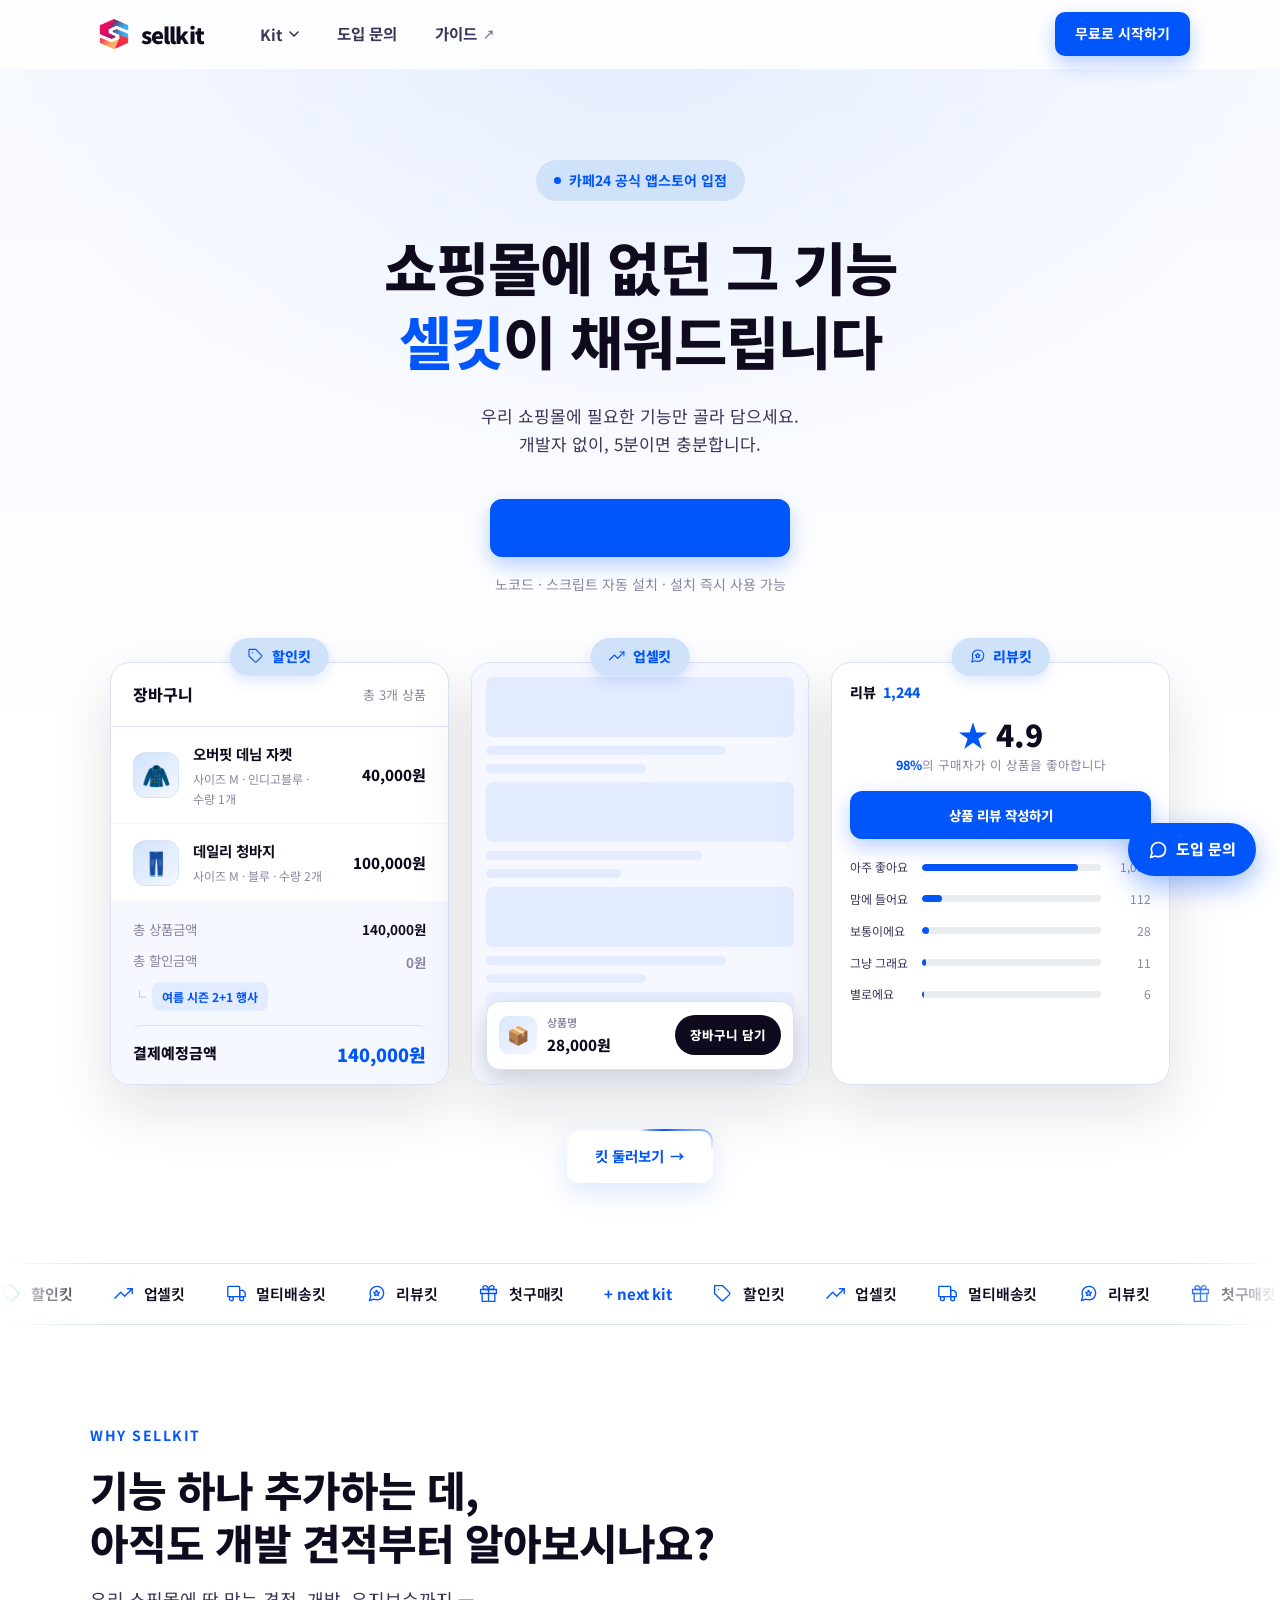
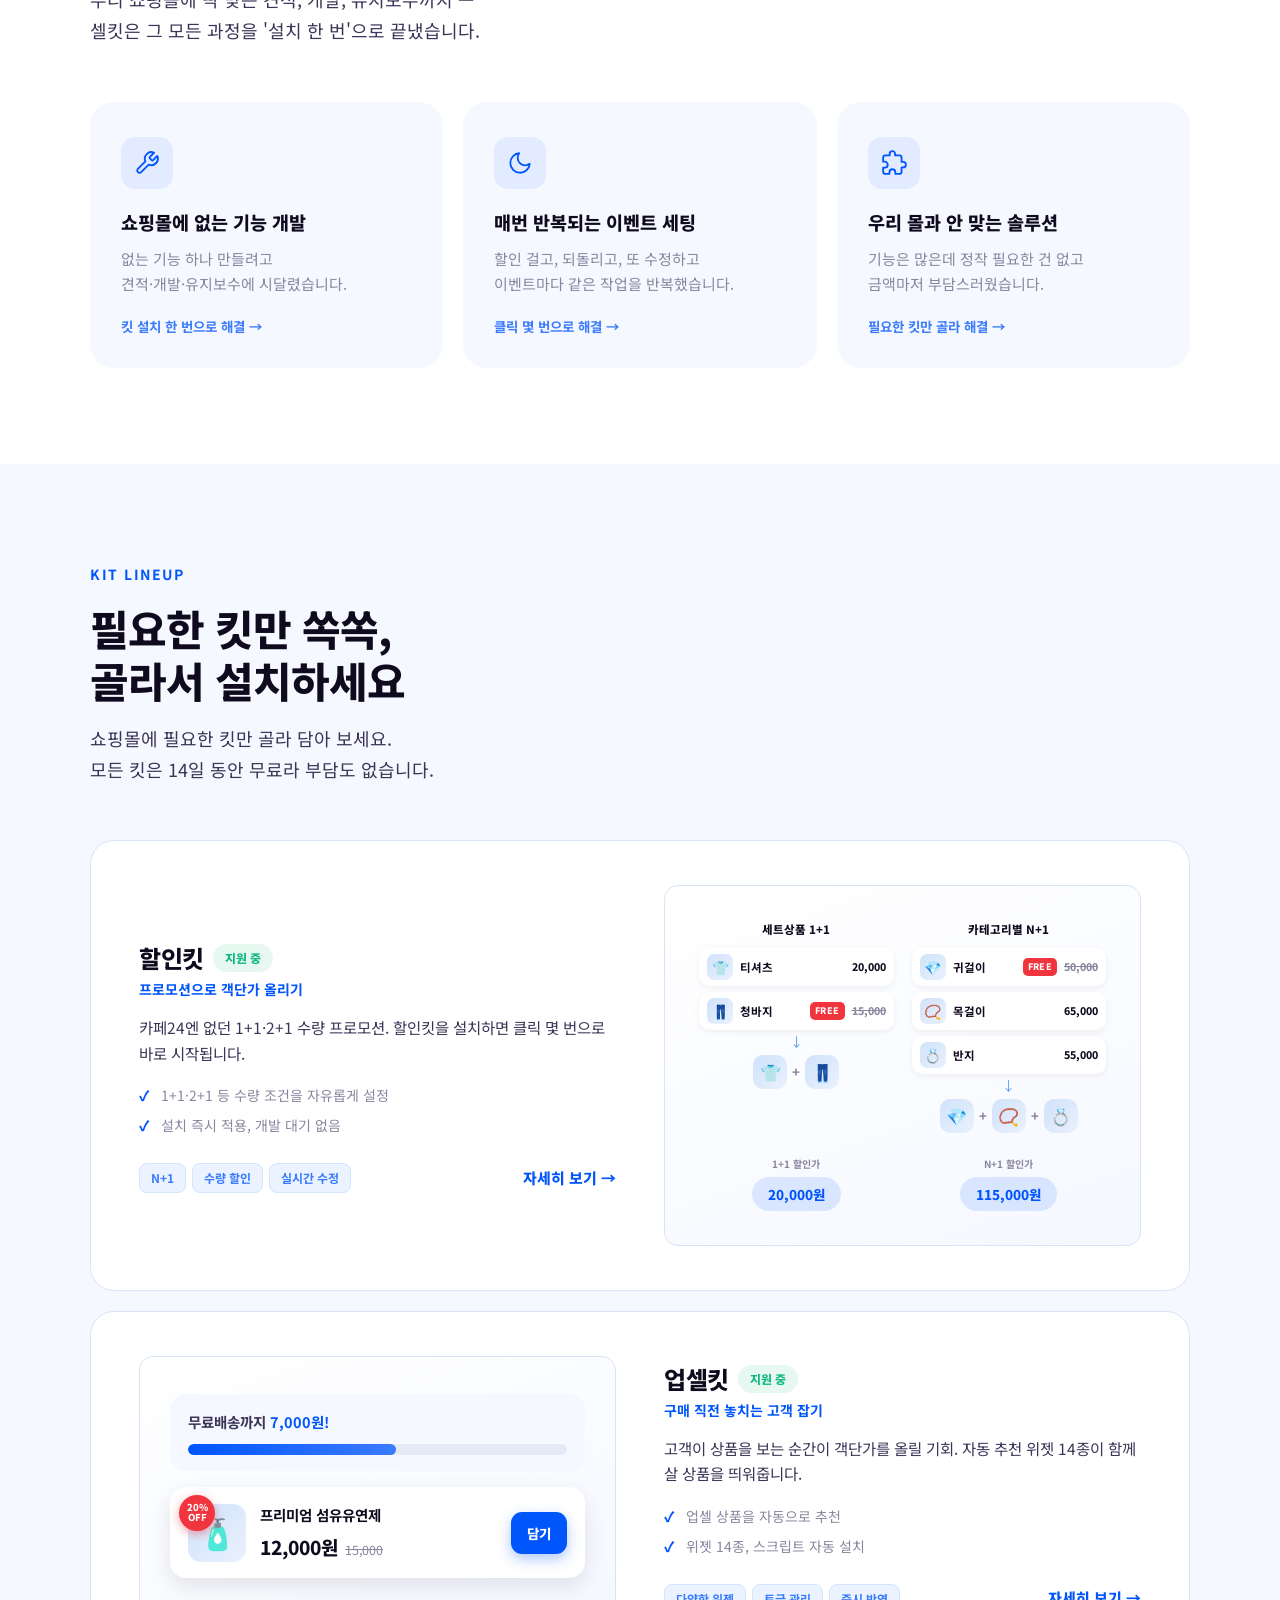
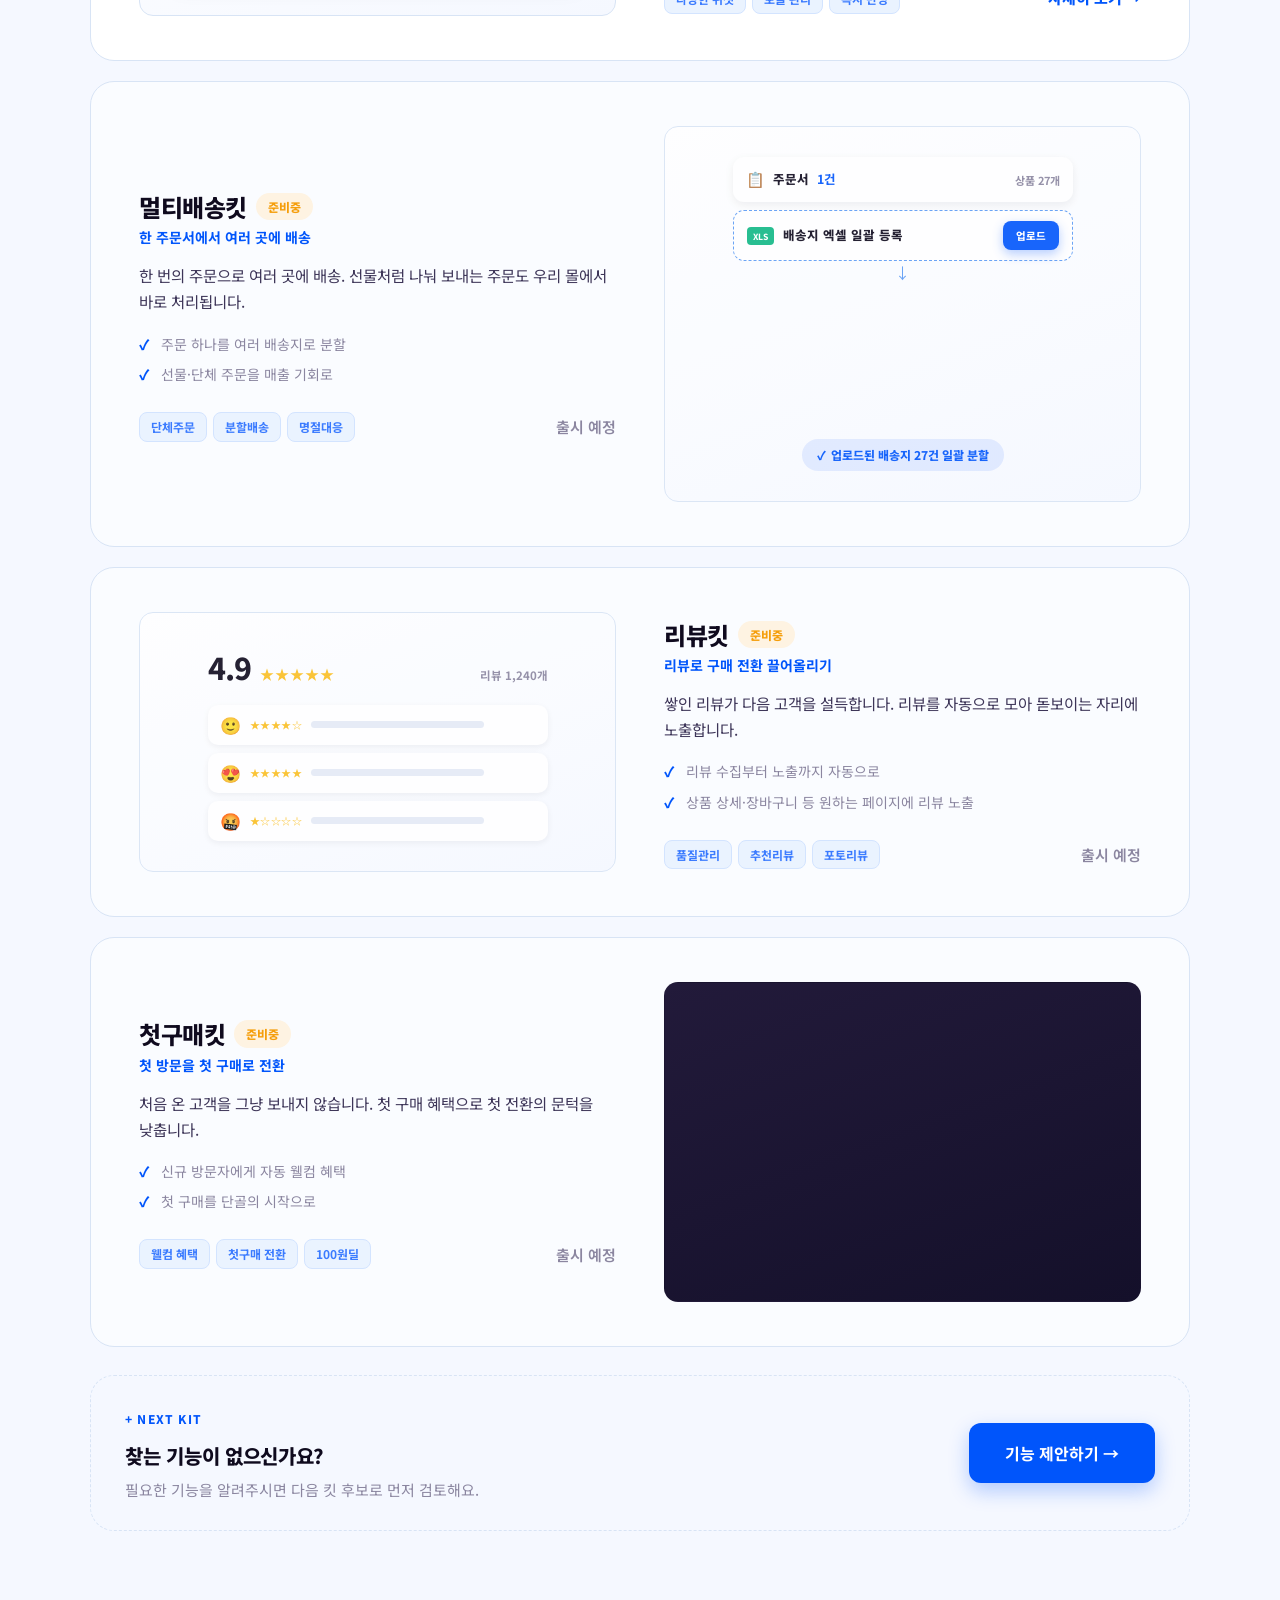
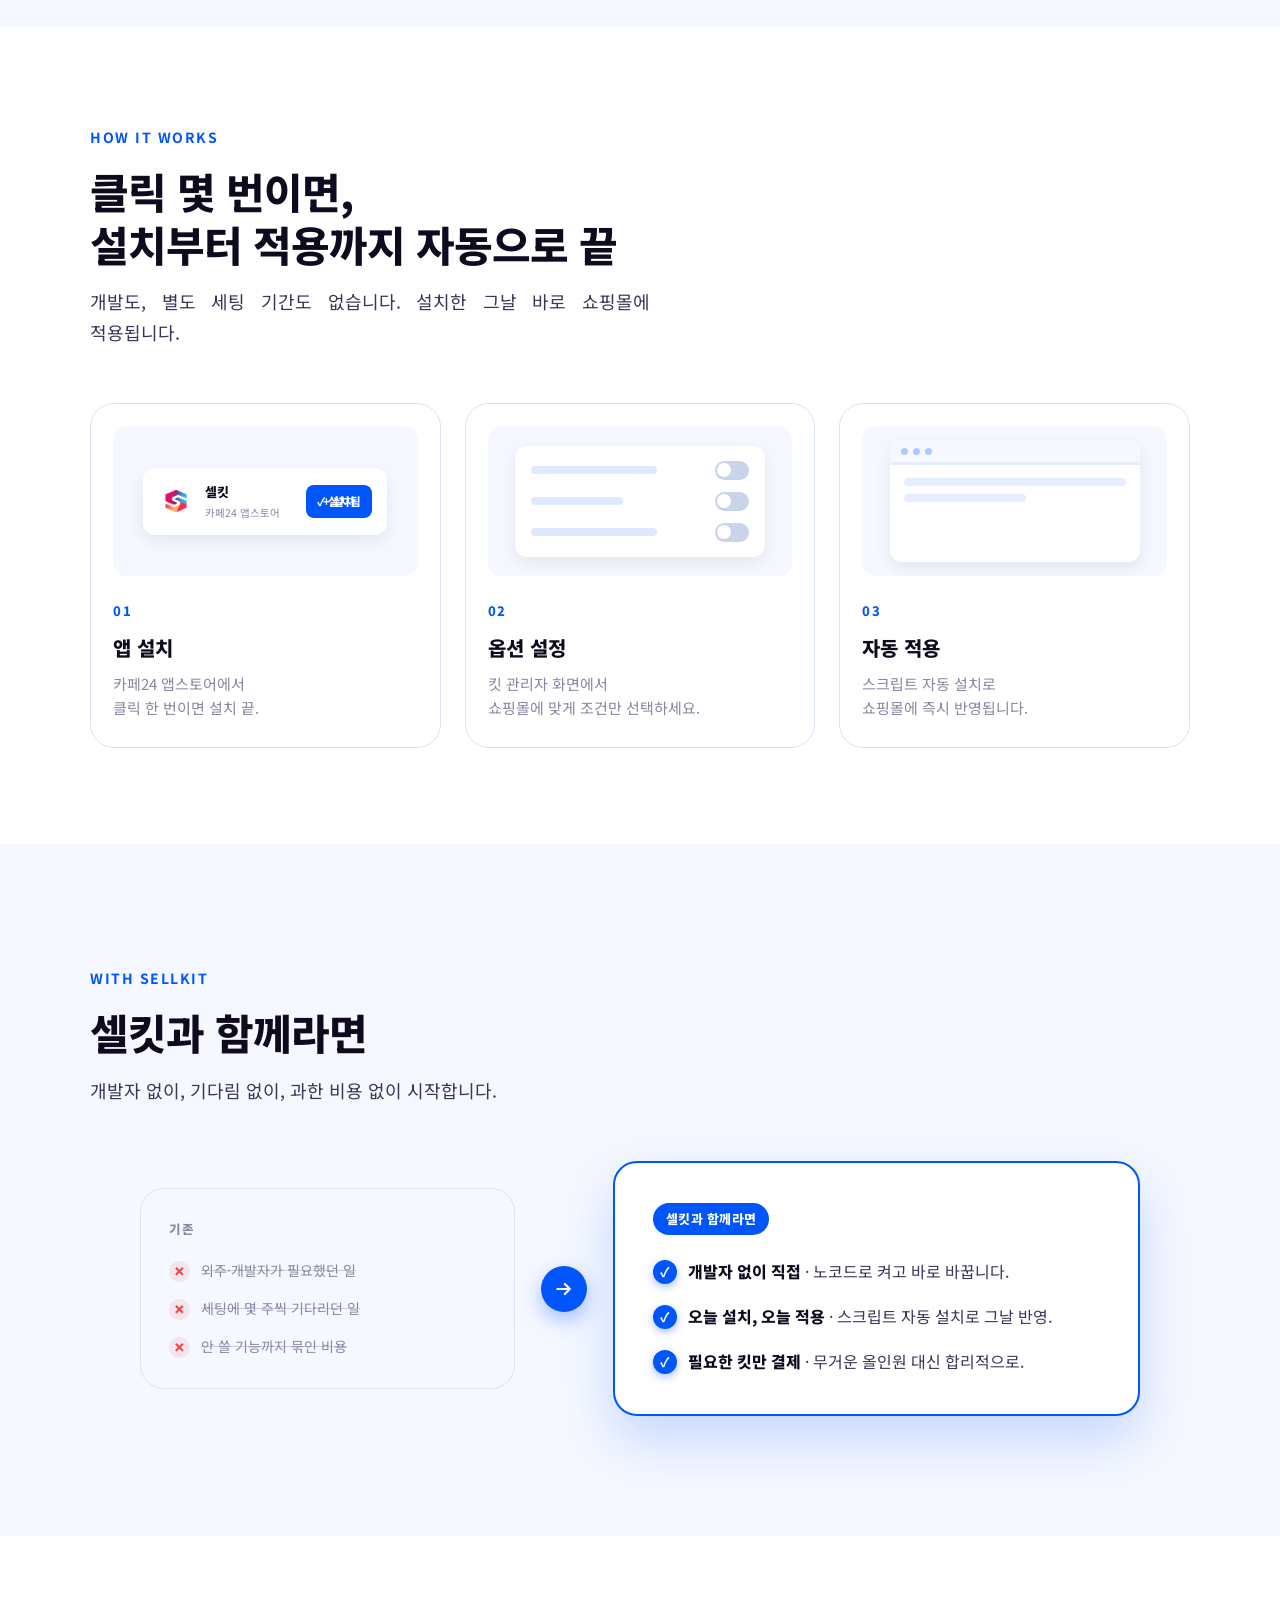
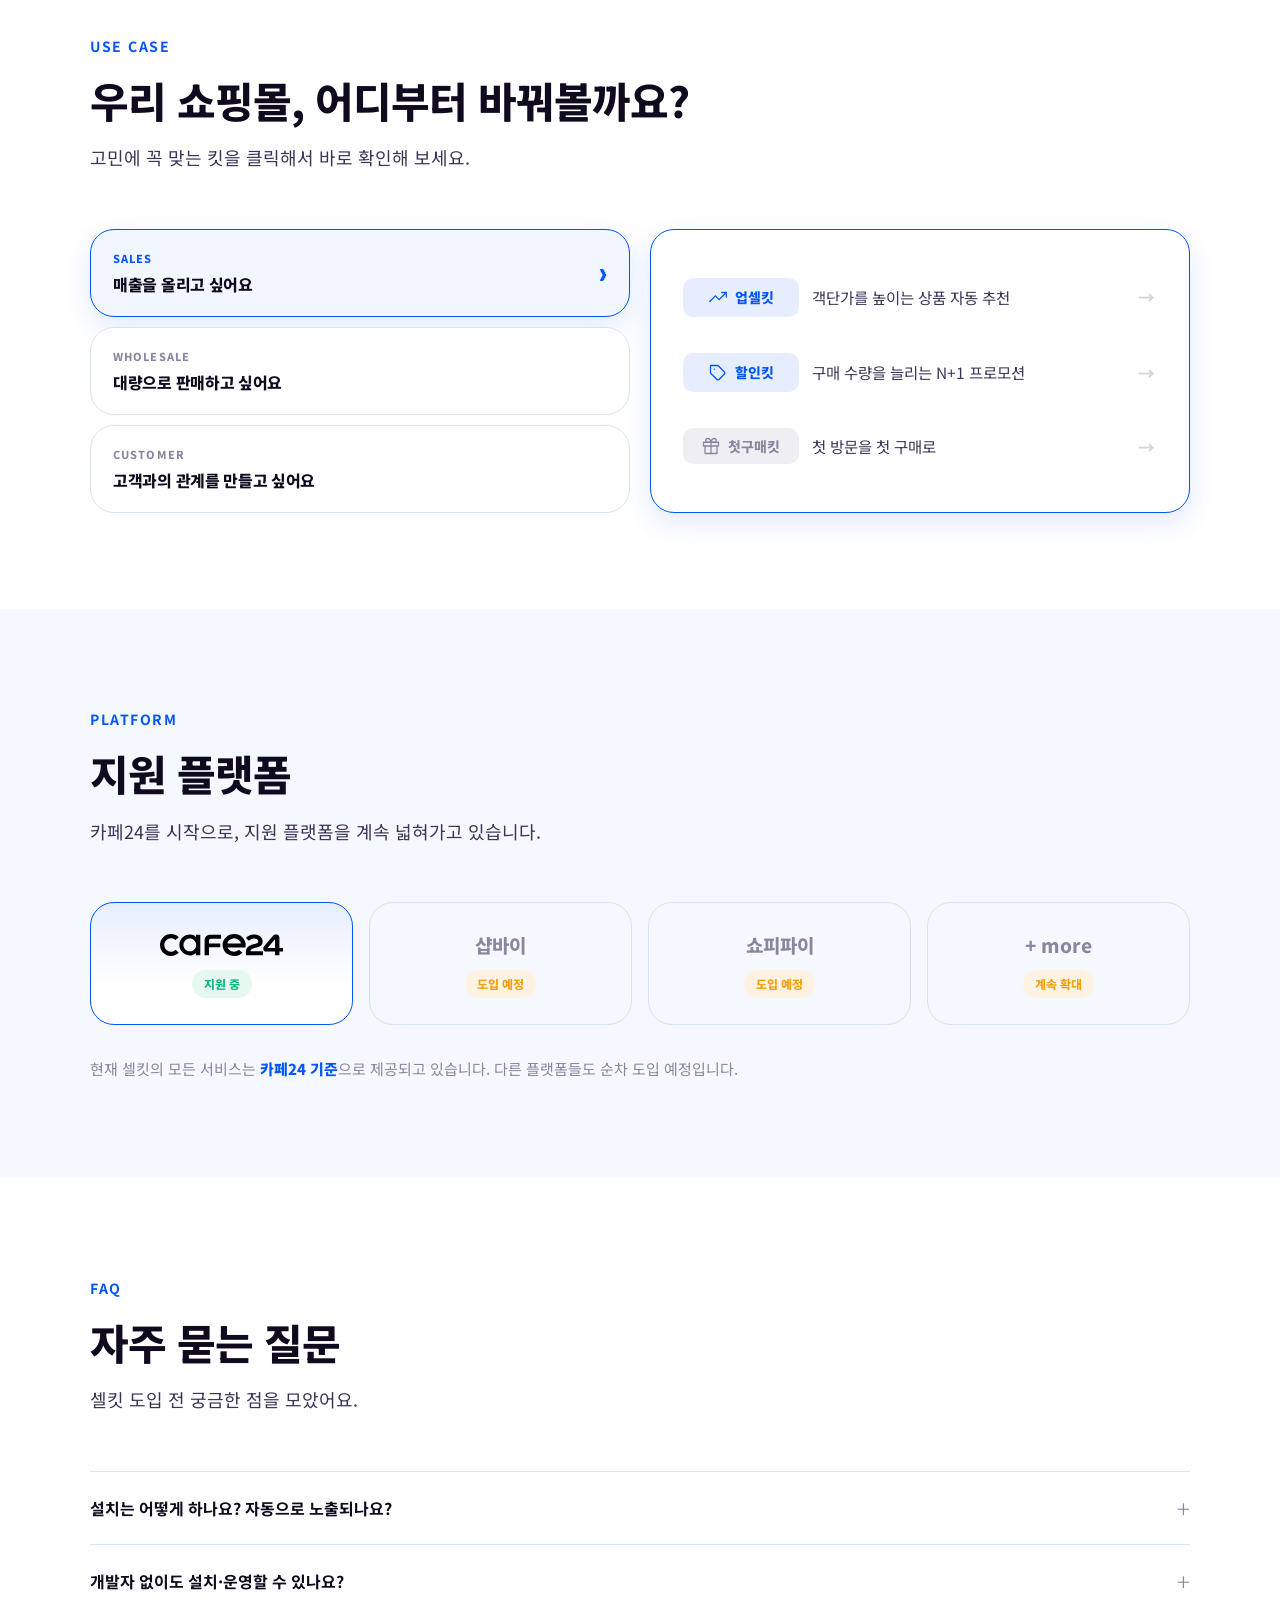
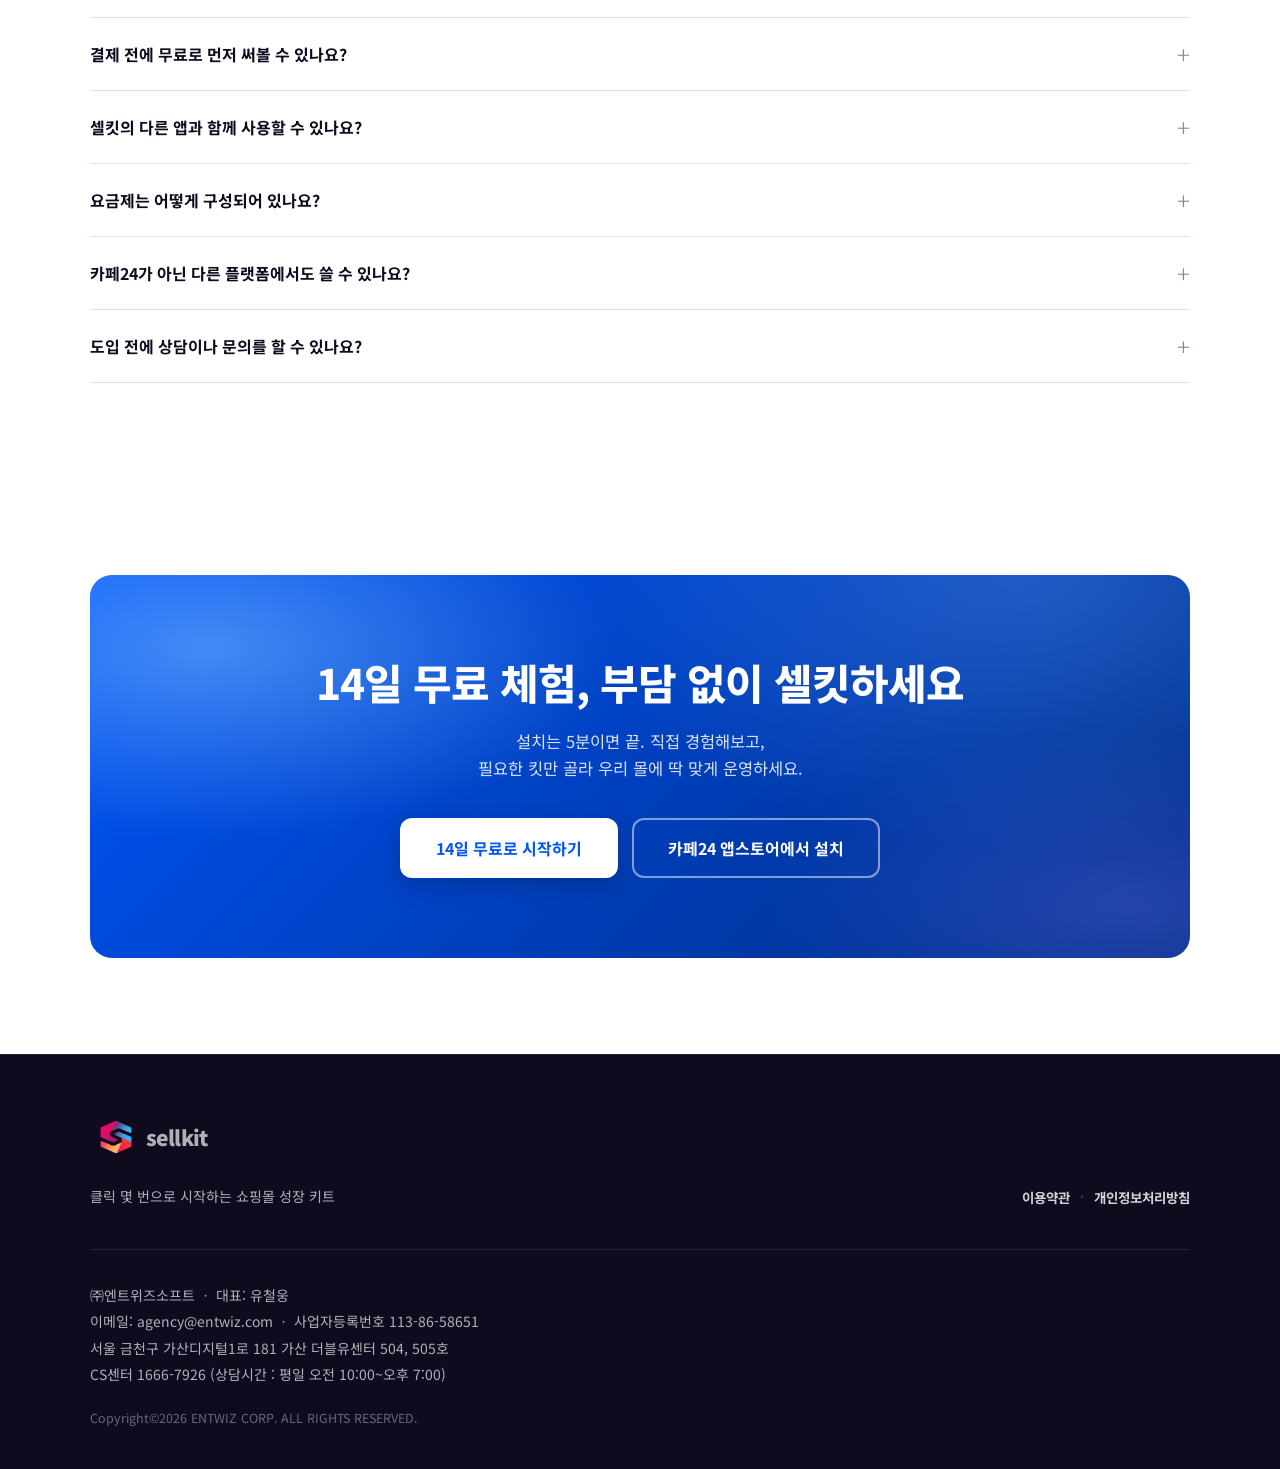
<file: index.html>
<!DOCTYPE html>
<html lang="ko">
<head>
  <meta charset="UTF-8">
  <meta name="viewport" content="width=device-width, initial-scale=1.0">
  <title>셀킷 sellkit — 쇼핑몰에 없던 기능, 클릭 한 번으로</title>
  <meta name="description" content="할인, 업셀, 리뷰 — 매출에 필요한 기능을 킷 단위로 설치하세요. 개발 없이 5분, 모든 킷 14일 무료체험. 카페24 기준 제공.">
  <link rel="preconnect" href="https://fonts.googleapis.com">
  <link rel="preconnect" href="https://fonts.gstatic.com" crossorigin>
  <link href="https://fonts.googleapis.com/css2?family=Noto+Sans+KR:wght@400;500;700;800;900&display=swap" rel="stylesheet">
  <link rel="stylesheet" href="assets/css/style.css?v=20260709g">
</head>
<body>

<div id="sellkit-header"></div>

<!-- ============ 1. 히어로 ============ -->
<section class="hero">
  <div class="container">
    <div class="hero-badges fade-up">
      <span class="hero-badge hero-badge-cafe24"><span class="dot"></span>카페24 공식 앱스토어 입점</span>
    </div>
    <h1 class="fade-up delay-1">
      쇼핑몰에 없던 그 기능<br>
      <em>셀킷</em>이 채워드립니다
    </h1>
    <p class="hero-sub fade-up delay-2">
      우리 쇼핑몰에 필요한 기능만 골라 담으세요.<br>
      개발자 없이, 5분이면 충분합니다.
    </p>
    <div class="hero-cta fade-up delay-3">
      <a class="btn btn-primary btn-rotate" href="#" data-store target="_blank" rel="noopener">
        <span class="cta-text" id="ctaText1">14일 무료로 시작하기</span>
        <span class="cta-text hidden" id="ctaText2">카페24 앱스토어에서 설치하기</span>
      </a>
    </div>

    <p class="hero-tags fade-up delay-4">노코드 · 스크립트 자동 설치 · 설치 즉시 사용 가능</p>

    <!-- 인포그래픽: 3킷 스택 캐러셀 (할인킷 / 업셀킷 / 리뷰킷) -->
    <div class="hero-visual fade-up delay-4">
      <div class="deck" id="kitDeck">

        <!-- 할인킷: 장바구니 (2+1 → 가장 저렴한 1개 FREE) -->
        <div class="deck-card">
          <span class="kit-tag" data-ic="tag">할인킷</span>
          <div class="kit-screen">
            <div class="cart-head">
              <span class="cart-head-title">장바구니</span>
              <span class="cart-head-count">총 3개 상품</span>
            </div>
            <div class="cart-item dc-item dc-item-1">
              <div class="cart-thumb">🧥</div>
              <div class="cart-info">
                <div class="cart-name">오버핏 데님 자켓</div>
                <div class="cart-opt">사이즈 M · 인디고블루 · 수량 1개</div>
              </div>
              <div class="cart-price dc-price">
                <span class="dc-was">40,000원</span>
                <span class="dc-now">
                  <span class="cart-free">FREE</span>
                  <span class="cart-strike">40,000원</span>
                </span>
              </div>
            </div>
            <div class="cart-item dc-item dc-item-2">
              <div class="cart-thumb">👖</div>
              <div class="cart-info">
                <div class="cart-name">데일리 청바지</div>
                <div class="cart-opt">사이즈 M · 블루 · 수량 2개</div>
              </div>
              <div class="cart-price"><span class="cart-amt">100,000원</span></div>
            </div>
            <div class="cart-summary dc-summary">
              <div class="cart-row"><span class="cart-row-label">총 상품금액</span><span class="cart-row-val">140,000원</span></div>
              <div class="cart-row"><span class="cart-row-label">총 할인금액</span>
                <span class="cart-row-val dc-swap dc-disc">
                  <span class="dc-was">0원</span>
                  <span class="dc-now">40,000원</span>
                </span>
              </div>
              <div class="cart-promo-wrap dc-promo"><span class="cart-promo-hook">└</span><span class="cart-promo">여름 시즌 2+1 행사</span></div>
              <div class="cart-row cart-total dc-total-flash"><span class="cart-row-label">결제예정금액</span>
                <span class="cart-row-val dc-swap">
                  <span class="dc-was">140,000원</span>
                  <span class="dc-now">100,000원</span>
                </span>
              </div>
              <span class="dc-savings">−40,000원</span>
            </div>
          </div>
        </div>

        <!-- 업셀킷: 함께 구매 추천 위젯 -->
        <div class="deck-card">
          <span class="kit-tag" data-ic="trend">업셀킷</span>
          <div class="kit-screen up2">
            <!-- State A: 하단 고정 담기 바 -->
            <div class="up2-a">
              <div class="up2-scroll">
                <div class="up2-sk up2-sk-img"></div>
                <div class="up2-sk up2-sk-ln" style="width:78%"></div>
                <div class="up2-sk up2-sk-ln" style="width:52%"></div>
                <div class="up2-sk up2-sk-img"></div>
                <div class="up2-sk up2-sk-ln" style="width:70%"></div>
                <div class="up2-sk up2-sk-ln" style="width:44%"></div>
                <div class="up2-sk up2-sk-img"></div>
                <div class="up2-sk up2-sk-ln" style="width:78%"></div>
                <div class="up2-sk up2-sk-ln" style="width:52%"></div>
                <div class="up2-sk up2-sk-img"></div>
                <div class="up2-sk up2-sk-ln" style="width:70%"></div>
                <div class="up2-sk up2-sk-ln" style="width:44%"></div>
              </div>
              <div class="up2-scrim"></div>
              <div class="up2-bar">
                <div class="up2-bar-ic">📦</div>
                <div class="up2-bar-info">
                  <span class="up2-bar-label">상품명</span>
                  <span class="up2-bar-price">28,000원</span>
                </div>
                <span class="up2-bar-btn">장바구니 담기</span>
              </div>
            </div>
            <!-- State B: 무료배송 진행도 + 담김 리스트 + 추천 -->
            <div class="up2-b">
              <div class="up2-title">장바구니</div>
              <div class="up2-ship">
                <span class="up2-ship-badge">🚚 무료배송 혜택</span>
                <div class="up2-ship-msgs">
                  <div class="up2-ship-msg">무료배송까지 <strong>20,500원!</strong></div>
                  <div class="up2-ship-done">🎉 무료배송 적용 완료!</div>
                </div>
                <div class="up2-track"><div class="up2-fill"></div></div>
              </div>
              <div class="up2-list">
                <div class="up2-litem">
                  <div class="up2-litem-thumb">🧥</div>
                  <div class="up2-litem-info">
                    <span class="up2-litem-name">오버핏 데님 자켓</span>
                    <span class="up2-litem-sub">28,000원 · 1개</span>
                  </div>
                </div>
                <div class="up2-litem up2-added">
                  <div class="up2-litem-thumb">🧦</div>
                  <div class="up2-litem-info">
                    <span class="up2-litem-name">프리미엄 양말 3족</span>
                    <span class="up2-litem-sub">방금 담김 · 무료배송 달성!</span>
                  </div>
                </div>
              </div>
              <button class="up2-fab" type="button" aria-label="추가 담기"></button>
              <span class="up2-bubble">+</span>
            </div>
          </div>
        </div>

        <!-- 리뷰킷: 리뷰 통계 (리뷰 작성하기 → 리뷰 등록 애니메이션) -->
        <div class="deck-card">
          <span class="kit-tag" data-ic="review">리뷰킷</span>
          <div class="kit-screen rv2">
            <div class="rv2-head">
              <span class="rv2-htitle">리뷰</span>
              <span class="rv2-swap rv2-hcount"><span class="rv2-was">1,244</span><span class="rv2-now">1,245</span></span>
              <span class="rv2-plus">+1</span>
            </div>
            <div class="rv2-score">
              <span class="rv2-star">★</span>
              <span class="rv2-num">4.9</span>
            </div>
            <div class="rv2-like"><strong>98%</strong>의 구매자가 이 상품을 좋아합니다</div>
            <button class="rv2-write" type="button">상품 리뷰 작성하기</button>
            <div class="rv2-dist">
              <div class="rv2-drow">
                <span class="rv2-dl">아주 좋아요</span>
                <span class="rv2-dbar"><i class="rv2-dfill" style="width:87%"></i></span>
                <span class="rv2-swap rv2-dn"><span class="rv2-was">1,088</span><span class="rv2-now">1,089</span></span>
              </div>
              <div class="rv2-drow"><span class="rv2-dl">맘에 들어요</span><span class="rv2-dbar"><i class="rv2-dfill" style="width:11%"></i></span><span class="rv2-dn">112</span></div>
              <div class="rv2-drow"><span class="rv2-dl">보통이에요</span><span class="rv2-dbar"><i class="rv2-dfill" style="width:4%"></i></span><span class="rv2-dn">28</span></div>
              <div class="rv2-drow"><span class="rv2-dl">그냥 그래요</span><span class="rv2-dbar"><i class="rv2-dfill" style="width:2%"></i></span><span class="rv2-dn">11</span></div>
              <div class="rv2-drow"><span class="rv2-dl">별로에요</span><span class="rv2-dbar"><i class="rv2-dfill" style="width:1%"></i></span><span class="rv2-dn">6</span></div>
            </div>
            <span class="rv2-toast">🎉 리뷰가 등록되었어요!</span>

            <!-- 리뷰 작성 폼 (버튼 클릭 시 자동 등장 → 별점·내용 자동 작성 → 등록) -->
            <div class="rv2-form">
              <div class="rv2-form-title">리뷰 작성</div>
              <div class="rv2-form-stars">
                <span class="rv2-stars-base">★★★★★</span>
                <span class="rv2-stars-fill">★★★★★</span>
              </div>
              <div class="rv2-form-box">
                <span class="rv2-type">핏도 좋고 색감도 예뻐요!<span class="rv2-caret">|</span></span>
              </div>
              <button class="rv2-form-submit" type="button">등록하기</button>
            </div>
          </div>
        </div>

      </div>
      <div class="deck-dots" id="deckDots"></div>
    </div>

    <a class="hero-catalog-link" href="#kits">킷 둘러보기 <span class="hero-catalog-link-arrow">→</span></a>
  </div>
</section>

<!-- ============ 2. 킷 스트립 ============ -->
<div class="strip" aria-hidden="true">
  <div class="strip-track" id="stripTrack"></div>
</div>

<!-- ============ 3. 공감 ============ -->
<section class="pain">
  <div class="container">
    <div class="section-head reveal">
      <span class="section-eyebrow">WHY SELLKIT</span>
      <h2 class="section-title">기능 하나 추가하는 데,<br>아직도 개발 견적부터 알아보시나요?</h2>
      <p class="section-sub">우리 쇼핑몰에 딱 맞는 견적, 개발, 유지보수까지 <span class="br-pc">—</span><br class="br-pc">셀킷은 그 모든 과정을 '설치 한 번'으로 끝냈습니다.</p>
    </div>
    <div class="pain-grid">
      <div class="pain-card reveal">
        <div class="pain-ic"><svg viewBox="0 0 24 24" fill="none" stroke="currentColor" stroke-width="1.7" stroke-linecap="round" stroke-linejoin="round"><path d="M14.7 6.3a1 1 0 0 0 0 1.4l1.6 1.6a1 1 0 0 0 1.4 0l3.77-3.77a6 6 0 0 1-7.94 7.94l-6.91 6.91a2.12 2.12 0 0 1-3-3l6.91-6.91a6 6 0 0 1 7.94-7.94l-3.76 3.76z"/></svg></div>
        <h3>쇼핑몰에 없는 기능 개발</h3>
        <p>없는 기능 하나 만들려고<br>견적·개발·유지보수에 시달렸습니다.</p>
        <a class="pain-fix" href="#kits">킷 설치 한 번으로 해결 →</a>
      </div>
      <div class="pain-card reveal">
        <div class="pain-ic"><svg viewBox="0 0 24 24" fill="none" stroke="currentColor" stroke-width="1.7" stroke-linecap="round" stroke-linejoin="round"><path d="M21 12.79A9 9 0 1 1 11.21 3 7 7 0 0 0 21 12.79z"/></svg></div>
        <h3>매번 반복되는 이벤트 세팅</h3>
        <p>할인 걸고, 되돌리고, 또 수정하고<br>이벤트마다 같은 작업을 반복했습니다.</p>
        <a class="pain-fix" href="#kits">클릭 몇 번으로 해결 →</a>
      </div>
      <div class="pain-card reveal">
        <div class="pain-ic"><svg viewBox="0 0 24 24" fill="none" stroke="currentColor" stroke-width="1.7" stroke-linecap="round" stroke-linejoin="round"><path d="M20.5 11H19V7a2 2 0 0 0-2-2h-4V3.5a2.5 2.5 0 0 0-5 0V5H4a2 2 0 0 0-2 2v3.8h1.5a2.7 2.7 0 0 1 0 5.4H2V20a2 2 0 0 0 2 2h3.8v-1.5a2.7 2.7 0 0 1 5.4 0V22H17a2 2 0 0 0 2-2v-4h1.5a2.5 2.5 0 0 0 0-5z"/></svg></div>
        <h3>우리 몰과 안 맞는 솔루션</h3>
        <p>기능은 많은데 정작 필요한 건 없고<br>금액마저 부담스러웠습니다.</p>
        <a class="pain-fix" href="#kits">필요한 킷만 골라 해결 →</a>
      </div>
    </div>
  </div>
</section>

<!-- ============ 4. 킷 라인업 ============ -->
<section class="kits" id="kits">
  <div class="container">
    <div class="section-head reveal">
      <span class="section-eyebrow">KIT LINEUP</span>
      <h2 class="section-title">필요한 킷만 쏙쏙,<br>골라서 설치하세요</h2>
      <p class="section-sub kit-sub">쇼핑몰에 필요한 킷만 골라 담아 보세요.<br class="br-pc">모든 킷은 14일 동안 무료라 부담도 없습니다.</p>
    </div>
    <div class="kit-list" id="kitList"></div>
    <div class="kit-more reveal">
      <div class="kit-more-txt">
        <span class="kit-more-label">+ NEXT KIT</span>
        <h3 class="kit-more-title">찾는 기능이 없으신가요?</h3>
        <p class="kit-more-sub">필요한 기능을 알려주시면 다음 킷 후보로 먼저 검토해요.</p>
      </div>
      <a class="btn btn-primary kit-more-btn" href="contact.html">기능 제안하기 →</a>
    </div>
  </div>
</section>

<!-- ============ 5. 작동 방식 ============ -->
<section class="how">
  <div class="container">
    <div class="section-head reveal">
      <span class="section-eyebrow">HOW IT WORKS</span>
      <h2 class="section-title">클릭 몇 번이면,<br>설치부터 적용까지 자동으로 끝</h2>
      <p class="section-sub">개발도, 별도 세팅 기간도 없습니다. 설치한 그날 바로 쇼핑몰에 적용됩니다.</p>
    </div>
    <div class="how-grid">
      <div class="how-step reveal">
        <div class="how-viz">
          <div class="how-tile">
            <span class="how-tile-icon"><img src="assets/img/sellkit_logo_1.png" alt="셀킷"></span>
            <span class="how-tile-txt">
              <span class="how-tile-name">셀킷</span>
              <span class="how-tile-sub">카페24 앱스토어</span>
            </span>
            <span class="how-inst-btn">
              <span class="how-inst-t1">+ 설치</span>
              <span class="how-inst-t2">✓ 설치됨</span>
              <span class="how-tap"></span>
            </span>
          </div>
        </div>
        <span class="how-num">01</span>
        <h3>앱 설치</h3>
        <p>카페24 앱스토어에서<br>클릭 한 번이면 설치 끝.</p>
      </div>
      <div class="how-step reveal">
        <div class="how-viz">
          <div class="how-opts">
            <div class="how-opt"><span class="how-opt-bar"></span><span class="how-tgl"></span></div>
            <div class="how-opt"><span class="how-opt-bar short"></span><span class="how-tgl"></span></div>
            <div class="how-opt"><span class="how-opt-bar"></span><span class="how-tgl"></span></div>
          </div>
        </div>
        <span class="how-num">02</span>
        <h3>옵션 설정</h3>
        <p>킷 관리자 화면에서<br>쇼핑몰에 맞게 조건만 선택하세요.</p>
      </div>
      <div class="how-step reveal">
        <div class="how-viz">
          <div class="how-shop">
            <div class="how-shop-bar"><span class="how-shop-dot"></span><span class="how-shop-dot"></span><span class="how-shop-dot"></span></div>
            <div class="how-shop-prog"><span class="how-shop-prog-fill"></span></div>
            <div class="how-shop-body">
              <span class="how-shop-line"></span>
              <span class="how-shop-line short"></span>
              <div class="how-inject">✓ 쇼핑몰 반영 완료</div>
            </div>
          </div>
        </div>
        <span class="how-num">03</span>
        <h3>자동 적용</h3>
        <p>스크립트 자동 설치로<br>쇼핑몰에 즉시 반영됩니다.</p>
      </div>
    </div>
    <div class="how-dots" id="howDots">
      <button class="how-dot is-on" type="button"></button>
      <button class="how-dot" type="button"></button>
      <button class="how-dot" type="button"></button>
    </div>
  </div>
</section>

<!-- ============ 6. 셀킷과 함께라면 (다크) ============ -->
<section class="promise">
  <div class="container">
    <div class="promise-head reveal">
      <span class="section-eyebrow">WITH SELLKIT</span>
      <h2 class="section-title">셀킷과 함께라면</h2>
      <p class="section-sub">개발자 없이, 기다림 없이, 과한 비용 없이 시작합니다.</p>
    </div>
    <div class="compare reveal">
      <div class="compare-col compare-before">
        <div class="compare-col-head">기존</div>
        <ul>
          <li><span class="compare-ic compare-ic-x">✕</span><span class="compare-txt">외주·개발자가 필요했던 일</span></li>
          <li><span class="compare-ic compare-ic-x">✕</span><span class="compare-txt">세팅에 몇 주씩 기다리던 일</span></li>
          <li><span class="compare-ic compare-ic-x">✕</span><span class="compare-txt">안 쓸 기능까지 묶인 비용</span></li>
        </ul>
      </div>
      <div class="compare-arrow" aria-hidden="true"><svg viewBox="0 0 24 24" width="20" height="20" fill="none" stroke="currentColor" stroke-width="2.6" stroke-linecap="round" stroke-linejoin="round"><path d="M4 12h15M13 6l6 6-6 6"/></svg></div>
      <div class="compare-col compare-after">
        <div class="compare-col-head">셀킷과 함께라면</div>
        <ul>
          <li><span class="compare-ic compare-ic-o">✓</span><span class="compare-txt"><strong>개발자 없이 직접</strong><span class="compare-desc"> · 노코드로 켜고 바로 바꿉니다.</span></span></li>
          <li><span class="compare-ic compare-ic-o">✓</span><span class="compare-txt"><strong>오늘 설치, 오늘 적용</strong><span class="compare-desc"> · 스크립트 자동 설치로 그날 반영.</span></span></li>
          <li><span class="compare-ic compare-ic-o">✓</span><span class="compare-txt"><strong>필요한 킷만 결제</strong><span class="compare-desc"> · 무거운 올인원 대신 합리적으로.</span></span></li>
        </ul>
      </div>
    </div>
  </div>
</section>

<!-- ============ 7. 목적별 ============ -->
<section class="purpose">
  <div class="container">
    <div class="section-head reveal">
      <span class="section-eyebrow">USE CASE</span>
      <h2 class="section-title">우리 쇼핑몰, 어디부터 바꿔볼까요?</h2>
      <p class="section-sub">고민에 꼭 맞는 킷을 클릭해서 바로 확인해 보세요.</p>
    </div>
    <div class="usecase reveal">
      <div class="usecase-nav" id="usecaseNav">
        <div class="usecase-goal is-active" data-purpose="upsell:객단가를 높이는 상품 자동 추천|discount:구매 수량을 늘리는 N+1 프로모션|firstbuy:첫 방문을 첫 구매로">
          <button type="button" class="usecase-goal-head">
            <span class="usecase-goal-tag">SALES</span>
            <span class="usecase-goal-title">매출을 올리고 싶어요</span>
          </button>
          <div class="usecase-goal-acc"></div>
        </div>
        <div class="usecase-goal" data-purpose="discount:수량별 할인으로 대량 구매 유도|multiship:한 주문건으로 여러 지역에 분할 배송">
          <button type="button" class="usecase-goal-head">
            <span class="usecase-goal-tag">WHOLESALE</span>
            <span class="usecase-goal-title">대량으로 판매하고 싶어요</span>
          </button>
          <div class="usecase-goal-acc"></div>
        </div>
        <div class="usecase-goal" data-purpose="review:다양한 리뷰 노출로 신뢰도 향상|firstbuy:첫 고객을 단골로 전환">
          <button type="button" class="usecase-goal-head">
            <span class="usecase-goal-tag">CUSTOMER</span>
            <span class="usecase-goal-title">고객과의 관계를 만들고 싶어요</span>
          </button>
          <div class="usecase-goal-acc"></div>
        </div>
      </div>
      <div class="usecase-panel" id="usecasePanel"></div>
    </div>
  </div>
</section>

<!-- ============ 8. 플랫폼 ============ -->
<section class="platform">
  <div class="container">
    <div class="section-head reveal">
      <span class="section-eyebrow">PLATFORM</span>
      <h2 class="section-title">지원 플랫폼</h2>
      <p class="section-sub">카페24를 시작으로, 지원 플랫폼을 계속 넓혀가고 있습니다.</p>
    </div>
    <div class="platform-grid">
      <div class="platform-card live reveal">
        <img class="platform-logo" src="assets/img/cafe24.svg" alt="카페24">
        <span class="kit-status live">지원 중</span>
      </div>
      <div class="platform-card reveal">
        <div class="platform-name">샵바이</div>
        <span class="kit-status soon">도입 예정</span>
      </div>
      <div class="platform-card reveal">
        <div class="platform-name">쇼피파이</div>
        <span class="kit-status soon">도입 예정</span>
      </div>
      <div class="platform-card reveal">
        <div class="platform-name">+ more</div>
        <span class="kit-status soon">계속 확대</span>
      </div>
    </div>
    <p class="platform-note reveal">현재 셀킷의 모든 서비스는 <strong>카페24 기준</strong>으로 제공되고 있습니다. 다른 플랫폼들도 순차 도입 예정입니다.</p>
  </div>
</section>

<!-- ============ 9. FAQ ============ -->
<section class="faq">
  <div class="container">
    <div class="section-head reveal">
      <span class="section-eyebrow">FAQ</span>
      <h2 class="section-title">자주 묻는 질문</h2>
      <p class="section-sub">셀킷 도입 전 궁금한 점을 모았어요.</p>
    </div>
    <div class="faq-list reveal">
      <div class="faq-item">
        <button type="button" class="faq-btn">설치는 어떻게 하나요? 자동으로 노출되나요?<span class="faq-toggle">+</span></button>
        <div class="faq-body"><p>카페24 앱을 설치하면 위젯 로더가 자동으로 설치되어 별도 작업 없이 노출됩니다.<br><br>혹시 사용 중인 스킨이나 커스텀 테마 특성상 위젯이 자동으로 노출되지 않는 경우에도 걱정하지 않으셔도 됩니다. 셀킷 팀이 직접 설치를 도와드려요.<br>문의를 남겨주시면 담당자가 쇼핑몰 환경을 확인하고 위젯이 정상 노출되도록 세팅해 드립니다.</p></div>
      </div>
      <div class="faq-item">
        <button type="button" class="faq-btn">개발자 없이도 설치·운영할 수 있나요?<span class="faq-toggle">+</span></button>
        <div class="faq-body"><p>네, 가능합니다. 카페24 앱 연동 시 위젯 로더가 자동 설치되며, 스킨 편집이나 개발 지식 없이 위젯 목록에서 토글만으로 운영할 수 있습니다.</p></div>
      </div>
      <div class="faq-item">
        <button type="button" class="faq-btn">결제 전에 무료로 먼저 써볼 수 있나요?<span class="faq-toggle">+</span></button>
        <div class="faq-body"><p>모든 킷은 14일 동안 무료로 사용할 수 있습니다. 충분히 사용해보고 결정하세요.</p></div>
      </div>
      <div class="faq-item">
        <button type="button" class="faq-btn">셀킷의 다른 앱과 함께 사용할 수 있나요?<span class="faq-toggle">+</span></button>
        <div class="faq-body"><p>네, 가능합니다. 예를 들어 할인킷으로 N+1 프로모션을 운영하면서, 업셀킷으로 장바구니 무료배송 진행도 위젯을 함께 노출할 수 있습니다.</p></div>
      </div>
      <div class="faq-item">
        <button type="button" class="faq-btn">요금제는 어떻게 구성되어 있나요?<span class="faq-toggle">+</span></button>
        <div class="faq-body"><p>킷마다 쇼핑몰 규모에 맞는 요금제를 제공합니다. 자세한 내용은 각 킷 페이지에서 확인해주세요.</p></div>
      </div>
      <div class="faq-item">
        <button type="button" class="faq-btn">카페24가 아닌 다른 플랫폼에서도 쓸 수 있나요?<span class="faq-toggle">+</span></button>
        <div class="faq-body"><p>현재는 카페24 기준으로 제공되고 있습니다. 그 외 플랫폼(샵바이, 쇼피파이 등)은 도입 예정입니다.</p></div>
      </div>
      <div class="faq-item">
        <button type="button" class="faq-btn">도입 전에 상담이나 문의를 할 수 있나요?<span class="faq-toggle">+</span></button>
        <div class="faq-body"><p>도입 문의를 남겨주실 때 고민되는 방향을 알려주시면, 우리 몰에 맞는 킷을 안내해 드립니다.</p></div>
      </div>
    </div>
  </div>
</section>

<!-- ============ 10. 최종 CTA ============ -->
<section class="cta">
  <div class="container">
    <div class="cta-band reveal">
      <h2>14일 무료 체험,<br class="cta-br"> 부담 없이 셀킷하세요</h2>
      <p>설치는 5분이면 끝. 직접 경험해보고,<br>필요한 킷만 골라 우리 몰에 딱 맞게 운영하세요.</p>
      <div class="hero-cta">
        <a class="btn btn-white" href="#" data-store target="_blank" rel="noopener">14일 무료로 시작하기</a>
        <a class="btn btn-outline-white" href="#" data-store target="_blank" rel="noopener">카페24 앱스토어에서 설치</a>
      </div>
    </div>
  </div>
</section>

<div id="sellkit-footer"></div>

<script src="assets/js/kits.js"></script>
<script src="assets/js/header.js"></script>
<script src="assets/js/footer.js"></script>
<script>
  /* 스크롤 위치 유지 — 헤더/푸터/킷이 JS로 삽입되며 높이가 바뀌어
     브라우저 기본 복원이 어긋나므로 직접 저장·복원한다. */
  (function () {
    if ('scrollRestoration' in history) history.scrollRestoration = 'manual';
    var KEY = 'sk-scroll:' + location.pathname;
    window.addEventListener('beforeunload', function () {
      sessionStorage.setItem(KEY, String(window.scrollY || window.pageYOffset || 0));
    });
    /* load 시점(헤더/푸터/이미지까지 배치 완료)에 복원, 부드러운 스크롤은 잠시 해제 */
    window.addEventListener('load', function () {
      var y = sessionStorage.getItem(KEY);
      if (y === null) return;
      var el = document.documentElement, prev = el.style.scrollBehavior;
      el.style.scrollBehavior = 'auto';
      window.scrollTo(0, parseInt(y, 10) || 0);
      el.style.scrollBehavior = prev;
    });
  })();

  /* 앱스토어 링크 일괄 연결 */
  document.querySelectorAll('[data-store]').forEach(function (el) {
    el.href = SELLKIT_STORE_URL;
  });

  /* 히어로 CTA 버튼 메시지 교체 (킷 랜딩 톤앤매너) */
  (function () {
    var t1 = document.getElementById('ctaText1');
    var t2 = document.getElementById('ctaText2');
    if (!t1 || !t2) return;
    var showing = 1;
    setInterval(function () {
      if (showing === 1) {
        t1.classList.add('hidden');
        setTimeout(function () { t2.classList.remove('hidden'); showing = 2; }, 300);
      } else {
        t2.classList.add('hidden');
        setTimeout(function () { t1.classList.remove('hidden'); showing = 1; }, 300);
      }
    }, 3000);
  })();

  /* 히어로 3킷 스택 캐러셀 (할인킷/업셀킷/리뷰킷) */
  (function () {
    var deck = document.getElementById('kitDeck');
    var dotsWrap = document.getElementById('deckDots');
    if (!deck || !dotsWrap) return;

    /* 카드 상단 킷 이름 뱃지에 아이콘 삽입 */
    deck.querySelectorAll('.kit-tag[data-ic]').forEach(function (t) {
      var svg = (typeof SELLKIT_ICONS !== 'undefined' && SELLKIT_ICONS[t.dataset.ic]) || '';
      t.insertAdjacentHTML('afterbegin', '<span class="kit-tag-ic">' + svg + '</span>');
    });

    var cards = Array.prototype.slice.call(deck.querySelectorAll('.deck-card'));
    var n = cards.length;
    /* 애니메이션 대상 노드를 미리 캐시 (재시작마다 DOM 재탐색 방지 → 렉 감소) */
    var cardNodes = cards.map(function (c) { return c.querySelectorAll('*'); });
    var ALL = cards.map(function (_, i) { return i; });
    var active = 0, t1 = null, t2 = null;
    var ANIM = 8000, PAUSE = 1000, CYCLE = ANIM + PAUSE; /* 애니 8s + 1s 쉼 */
    var mq = window.matchMedia('(max-width: 1000px)');

    var dots = cards.map(function (_, i) {
      var d = document.createElement('button');
      d.type = 'button'; d.className = 'deck-dot';
      d.addEventListener('click', function () { if (mq.matches) { active = i; mobileShow(); } });
      dotsWrap.appendChild(d);
      return d;
    });

    /* 여러 카드의 애니메이션을 처음(0)부터 재생 — Web Animations API로 reflow 없이 재시작 */
    var supportsGA = typeof cards[0].getAnimations === 'function';
    function playCards(idxs) {
      if (supportsGA) {
        idxs.forEach(function (i) {
          cards[i].getAnimations({ subtree: true }).forEach(function (a) { a.currentTime = 0; a.play(); });
        });
        return;
      }
      idxs.forEach(function (i) { cardNodes[i].forEach(function (nd) { nd.style.animation = 'none'; }); });
      void deck.offsetWidth;
      idxs.forEach(function (i) { cardNodes[i].forEach(function (nd) { nd.style.animation = ''; nd.style.animationPlayState = ''; }); });
    }
    function pauseCards(idxs) {
      if (supportsGA) {
        idxs.forEach(function (i) {
          cards[i].getAnimations({ subtree: true }).forEach(function (a) { a.pause(); });
        });
        return;
      }
      idxs.forEach(function (i) { cardNodes[i].forEach(function (nd) { nd.style.animationPlayState = 'paused'; }); });
    }
    function resumeCards(idxs) { /* 재시작이 아니라 현재 위치에서 재개 */
      if (supportsGA) {
        idxs.forEach(function (i) {
          cards[i].getAnimations({ subtree: true }).forEach(function (a) { a.play(); });
        });
        return;
      }
      idxs.forEach(function (i) { cardNodes[i].forEach(function (nd) { nd.style.animationPlayState = ''; }); });
    }
    function clearTimers() { clearTimeout(t1); clearTimeout(t2); }
    function setPos() {
      cards.forEach(function (c, i) {
        var pos = mq.matches ? (i - active + n) % n : i;
        c.classList.remove('pos-0', 'pos-1', 'pos-2');
        c.classList.add('pos-' + pos);
      });
      dots.forEach(function (d, i) { d.classList.toggle('is-on', i === active); });
    }

    /* PC/태블릿: 3장을 한 번 동기 재생 → 이후 CSS 무한 루프로 이음매 없이 반복 (JS 재시작 없음) */
    function pcStart() { setPos(); playCards(ALL); }

    /* 모바일: 한 장 재생 → 애니 끝나면 바로 다음으로 스와이프 (대기 없음) */
    function mobileShow() {
      setPos();
      playCards([active]);
      clearTimers();
      t2 = setTimeout(function () { active = (active + 1) % n; mobileShow(); }, ANIM);
    }

    function boot() { clearTimers(); if (mq.matches) mobileShow(); else pcStart(); }
    boot();

    /* 화면 크기 전환 시 모드 재시작 */
    var rt;
    window.addEventListener('resize', function () { clearTimeout(rt); rt = setTimeout(boot, 250); });

    /* 모바일: 스와이프 */
    var sx = null;
    deck.addEventListener('touchstart', function (e) { sx = e.touches[0].clientX; }, { passive: true });
    deck.addEventListener('touchend', function (e) {
      if (sx === null || !mq.matches) return;
      var dx = e.changedTouches[0].clientX - sx;
      if (Math.abs(dx) > 40) { active = (active + (dx < 0 ? 1 : -1) + n) % n; mobileShow(); }
      sx = null;
    }, { passive: true });
  })();

  /* 킷 스트립 (마퀴) — 화면 폭에 맞춰 시퀀스를 채워 빈 공간 없이 무한 반복 */
  (function () {
    var track = document.getElementById('stripTrack');
    if (!track) return;
    var unit = SELLKIT_KITS.map(function (k) {
      return '<span class="strip-chip"><span class="strip-ic">' + (SELLKIT_ICONS[k.icon] || '') + '</span>' + k.name + '</span>';
    }).join('') + '<span class="strip-chip strip-chip-next">+ next kit</span>';

    function build() {
      track.style.animation = 'none';
      track.innerHTML = '<div class="strip-seq">' + unit + '</div>';
      var seqW = track.firstChild.getBoundingClientRect().width + 40; /* +margin-right */
      var copies = Math.ceil(window.innerWidth / seqW) + 1; /* 한 세트가 화면보다 넓도록 */
      var half = '';
      for (var i = 0; i < copies; i++) half += '<div class="strip-seq">' + unit + '</div>';
      track.innerHTML = half + half; /* 동일한 두 세트 → -50% 이동으로 이음매 없음 */
      var halfW = seqW * copies;
      /* play-state는 인라인으로 넣지 않는다 → CSS :hover 일시정지가 동작하도록 */
      track.style.animation = '';
      track.style.animationName = 'strip-move';
      track.style.animationDuration = (halfW / 55).toFixed(1) + 's'; /* 약 55px/s 일정 속도 */
      track.style.animationTimingFunction = 'linear';
      track.style.animationIterationCount = 'infinite';
    }

    build();
    window.addEventListener('load', build); /* 폰트 로드 후 재계산 */
    var rt;
    window.addEventListener('resize', function () {
      clearTimeout(rt); rt = setTimeout(build, 200);
    });
  })();

  /* 킷별 인포그래픽 */
  var SELLKIT_INFOGRAPHICS = {
    discount:
      '<div class="ig-set">' +
        '<div class="ig-set-panel">' +
          '<div class="ig-set-title">세트상품 1+1</div>' +
          '<div class="ig-set-list">' +
            '<div class="ig-set-row"><span class="ig-set-th">👕</span><span class="ig-set-nm">티셔츠</span><span class="ig-set-pr">20,000</span></div>' +
            '<div class="ig-set-row dc-hit"><span class="ig-set-th">👖</span><span class="ig-set-nm">청바지</span><span class="ig-set-free">FREE</span><span class="ig-set-pr strike">15,000</span></div>' +
          '</div>' +
          '<div class="ig-set-arrow">↓</div>' +
          '<div class="ig-set-result"><span class="ig-set-rth">👕</span><span class="ig-set-op">+</span><span class="ig-set-rth">👖</span></div>' +
          '<div class="ig-set-final"><span class="ig-set-flabel">1+1 할인가</span><span class="ig-set-badge">20,000원</span></div>' +
        '</div>' +
        '<div class="ig-set-panel">' +
          '<div class="ig-set-title">카테고리별 N+1</div>' +
          '<div class="ig-set-list">' +
            '<div class="ig-set-row dc-hit"><span class="ig-set-th">💎</span><span class="ig-set-nm">귀걸이</span><span class="ig-set-free">FREE</span><span class="ig-set-pr strike">50,000</span></div>' +
            '<div class="ig-set-row"><span class="ig-set-th">📿</span><span class="ig-set-nm">목걸이</span><span class="ig-set-pr">65,000</span></div>' +
            '<div class="ig-set-row"><span class="ig-set-th">💍</span><span class="ig-set-nm">반지</span><span class="ig-set-pr">55,000</span></div>' +
          '</div>' +
          '<div class="ig-set-arrow">↓</div>' +
          '<div class="ig-set-result"><span class="ig-set-rth">💎</span><span class="ig-set-op">+</span><span class="ig-set-rth">📿</span><span class="ig-set-op">+</span><span class="ig-set-rth">💍</span></div>' +
          '<div class="ig-set-final"><span class="ig-set-flabel">N+1 할인가</span><span class="ig-set-badge">115,000원</span></div>' +
        '</div>' +
      '</div>',
    upsell:
      '<div class="up3">' +
        '<div class="up3-ship">' +
          '<div class="up3-ship-top">' +
            '<span class="up3-ship-msg">무료배송까지 <b>7,000원!</b></span>' +
            '<span class="up3-ship-done">🎉 무료배송 달성!</span>' +
          '</div>' +
          '<div class="up3-track"><div class="up3-fill"></div></div>' +
        '</div>' +
        '<div class="up3-prod">' +
          '<div class="up3-thumb">🧴<span class="up3-off">20%<br>OFF</span></div>' +
          '<div class="up3-info">' +
            '<span class="up3-name">프리미엄 섬유유연제</span>' +
            '<span class="up3-prices"><b>12,000원</b><s>15,000</s></span>' +
          '</div>' +
          '<span class="up3-add">담기</span>' +
          '<span class="up3-plus">+1</span>' +
        '</div>' +
      '</div>',
    multiship:
      '<div class="mx">' +
        '<div class="mx-order"><span class="mx-oic">📋</span>주문서 <b>1건</b><span class="mx-ocnt">상품 27개</span></div>' +
        '<div class="mx-excel"><span class="mx-xls">XLS</span><span class="mx-xtxt">배송지 엑셀 일괄 등록</span><span class="mx-xup">업로드</span></div>' +
        '<div class="mx-arrow">↓</div>' +
        '<div class="mx-list">' +
          '<div class="mx-drow"><span class="mx-dno">1</span><span class="mx-dnm">홍길동</span><span class="mx-daddr">서울 강남구</span></div>' +
          '<div class="mx-drow"><span class="mx-dno">2</span><span class="mx-dnm">김셀킷</span><span class="mx-daddr">부산 해운대구</span></div>' +
          '<div class="mx-drow"><span class="mx-dno">3</span><span class="mx-dnm">엔트위즈</span><span class="mx-daddr">대구 중구</span></div>' +
        '</div>' +
        '<div class="mx-more"><span></span><span></span><span></span></div>' +
        '<div class="mx-done"><span class="mx-check">✓</span>업로드된 배송지 27건 일괄 분할</div>' +
      '</div>',
    review:
      '<div class="rv3">' +
        '<div class="rv3-score"><b>4.9</b><span class="rv3-stars">★★★★★</span><span class="rv3-total"><span class="rv3-tnow">리뷰 1,240개</span><span class="rv3-tdown">리뷰 1,239개</span></span></div>' +
        '<div class="rv3-list">' +
          '<div class="rv3-item rv3-normal"><span class="rv3-av">🙂</span><span class="rv3-mini">★★★★☆</span><span class="rv3-tx"></span></div>' +
          '<div class="rv3-item rv3-reco"><span class="rv3-av">😍</span><span class="rv3-mini">★★★★★</span><span class="rv3-tx"></span><span class="rv3-tag rv3-b">추천리뷰</span></div>' +
          '<div class="rv3-item rv3-block"><span class="rv3-av">🤬</span><span class="rv3-mini">★☆☆☆☆</span><span class="rv3-tx"></span><span class="rv3-tag rv3-r">차단리뷰</span></div>' +
        '</div>' +
      '</div>',
    firstbuy:
      '<div class="fb-scene">' +
        '<div class="fb-detect">' +
          '<div class="fb-detect-badge"><span class="fb-detect-ic">✓</span></div>' +
          '<div class="fb-detect-line">로그인과 동시에 <b>신규 고객</b> 자동 인식</div>' +
        '</div>' +
        '<div class="fb-pop">' +
          '<span class="fb-x" aria-hidden="true">×</span>' +
          '<span class="fb-badge">신규회원 전용</span>' +
          '<div class="fb-title">첫 구매 <b>15%</b> 할인</div>' +
          '<div class="fb-sub">신규 회원만 받는 특별 혜택</div>' +
          '<div class="fb-prods">' +
            '<div class="fb-prod"><div class="fb-thumb">🧥</div><span class="fb-was">29,000원</span><span class="fb-now">24,650원</span></div>' +
            '<div class="fb-prod"><div class="fb-thumb">👟</div><span class="fb-was">19,000원</span><span class="fb-now">16,150원</span></div>' +
          '</div>' +
          '<div class="fb-cta">지금 혜택 받기 →</div>' +
        '</div>' +
      '</div>'
  };

  /* 킷 라인업 — 텍스트 + 인포그래픽 2단 카드 */
  (function () {
    var html = SELLKIT_KITS.map(function (kit) {
      var live = kit.status === 'live';
      var content =
        '<div class="kit-content">' +
          '<div class="kit-head">' +
            '<div class="kit-name-row">' +
              '<h3>' + kit.name + '</h3>' +
              (live ? '<span class="kit-status live">지원 중</span>' : '<span class="kit-status soon">준비중</span>') +
            '</div>' +
            '<p class="kit-tagline">' + kit.tagline + '</p>' +
          '</div>' +
          '<p class="kit-desc">' + kit.desc + '</p>' +
          '<ul class="kit-points">' + kit.points.map(function (p) { return '<li>' + p + '</li>'; }).join('') + '</ul>' +
          '<div class="kit-foot">' +
            '<div class="kit-chips">' + kit.chips.map(function (c) { return '<span>' + c + '</span>'; }).join('') + '</div>' +
            (live
              ? '<a class="kit-go" href="' + kit.path + '">자세히 보기 →</a>'
              : '<button type="button" class="kit-go" onclick="sellkitComingSoon()">출시 예정</button>') +
          '</div>' +
        '</div>';
      var visual = '<div class="kit-visual ig-' + kit.id + '">' + (SELLKIT_INFOGRAPHICS[kit.id] || '') + '</div>';
      var body = content + visual;
      return '<div class="kit-row reveal' + (live ? '' : ' is-coming') + '">' + body + '</div>';
    }).join('');
    document.getElementById('kitList').innerHTML = html;
  })();

  /* 목적별 — 좌측 목표 선택 → 우측 패널에 킷 노출 */
  (function () {
    var nav = document.getElementById('usecaseNav');
    var panel = document.getElementById('usecasePanel');
    if (!nav || !panel) return;
    var byId = {};
    SELLKIT_KITS.forEach(function (k) { byId[k.id] = k; });
    var goals = Array.prototype.slice.call(nav.querySelectorAll('.usecase-goal'));

    function rowsHTML(goal) {
      return goal.getAttribute('data-purpose').split('|').map(function (item) {
        var parts = item.split(':');
        var kit = byId[parts[0]];
        var inner = '<span class="kit-chip' + (kit.status === 'coming' ? ' soon' : '') + '">' +
                      '<span class="kit-chip-ic">' + (SELLKIT_ICONS[kit.icon] || '') + '</span>' + kit.name +
                    '</span>' +
                    '<span class="purpose-benefit">' + parts[1] + '</span>' +
                    '<span class="purpose-arrow">→</span>';
        if (kit.status === 'live') return '<a class="purpose-link" href="' + kit.path + '">' + inner + '</a>';
        return '<button type="button" class="purpose-link" onclick="sellkitComingSoon()">' + inner + '</button>';
      }).join('');
    }

    function renderPanel(goal) {
      panel.innerHTML = rowsHTML(goal);
      panel.classList.remove('is-in');
      void panel.offsetWidth;
      panel.classList.add('is-in');
    }

    var mq = window.matchMedia('(max-width: 960px)');

    /* 각 목표 안의 아코디언 본문(모바일용)은 한 번만 채움 */
    goals.forEach(function (g) {
      var acc = g.querySelector('.usecase-goal-acc');
      if (acc) acc.innerHTML = rowsHTML(g);
      var head = g.querySelector('.usecase-goal-head') || g;
      head.addEventListener('click', function () {
        /* 모바일: 열린 걸 다시 누르면 닫힘(아코디언) */
        if (mq.matches && g.classList.contains('is-active')) {
          g.classList.remove('is-active');
          return;
        }
        goals.forEach(function (x) { x.classList.remove('is-active'); });
        g.classList.add('is-active');
        renderPanel(g);
      });
    });

    var active = nav.querySelector('.usecase-goal.is-active') || goals[0];
    renderPanel(active);
    /* 모바일은 기본 전부 닫힘 */
    if (mq.matches) goals.forEach(function (x) { x.classList.remove('is-active'); });
  })();

  /* FAQ 아코디언 */
  document.querySelectorAll('.faq-btn').forEach(function (btn) {
    btn.addEventListener('click', function () {
      var item = btn.closest('.faq-item');
      var isOpen = item.classList.contains('open');
      document.querySelectorAll('.faq-item.open').forEach(function (el) {
        el.classList.remove('open');
        el.querySelector('.faq-toggle').textContent = '+';
      });
      if (!isOpen) {
        item.classList.add('open');
        btn.querySelector('.faq-toggle').textContent = '−';
      }
    });
  });

  /* 스크롤 등장 */
  (function () {
    var io = new IntersectionObserver(function (entries) {
      entries.forEach(function (en) {
        if (en.isIntersecting) { en.target.classList.add('visible'); io.unobserve(en.target); }
      });
    }, { threshold: 0.1 });
    document.querySelectorAll('.reveal').forEach(function (el) { io.observe(el); });
  })();

  /* HOW IT WORKS 모바일 캐러셀 도트 */
  (function () {
    var grid = document.querySelector('.how-grid');
    var dotsWrap = document.getElementById('howDots');
    if (!grid || !dotsWrap) return;
    var dots = Array.prototype.slice.call(dotsWrap.querySelectorAll('.how-dot'));
    var cards = Array.prototype.slice.call(grid.querySelectorAll('.how-step'));
    if (!cards.length) return;

    function activeIndex() {
      var center = grid.scrollLeft + grid.clientWidth / 2;
      var best = 0, bestDist = Infinity;
      cards.forEach(function (c, i) {
        var mid = c.offsetLeft + c.offsetWidth / 2;
        var d = Math.abs(mid - center);
        if (d < bestDist) { bestDist = d; best = i; }
      });
      return best;
    }
    function sync() {
      var idx = activeIndex();
      dots.forEach(function (d, i) { d.classList.toggle('is-on', i === idx); });
    }
    var raf;
    grid.addEventListener('scroll', function () {
      if (raf) return;
      raf = requestAnimationFrame(function () { raf = null; sync(); });
    }, { passive: true });
    dots.forEach(function (d, i) {
      d.addEventListener('click', function () {
        var c = cards[i];
        grid.scrollTo({ left: c.offsetLeft - (grid.clientWidth - c.offsetWidth) / 2, behavior: 'smooth' });
      });
    });
    sync();
  })();
</script>

</body>
</html>
</file>
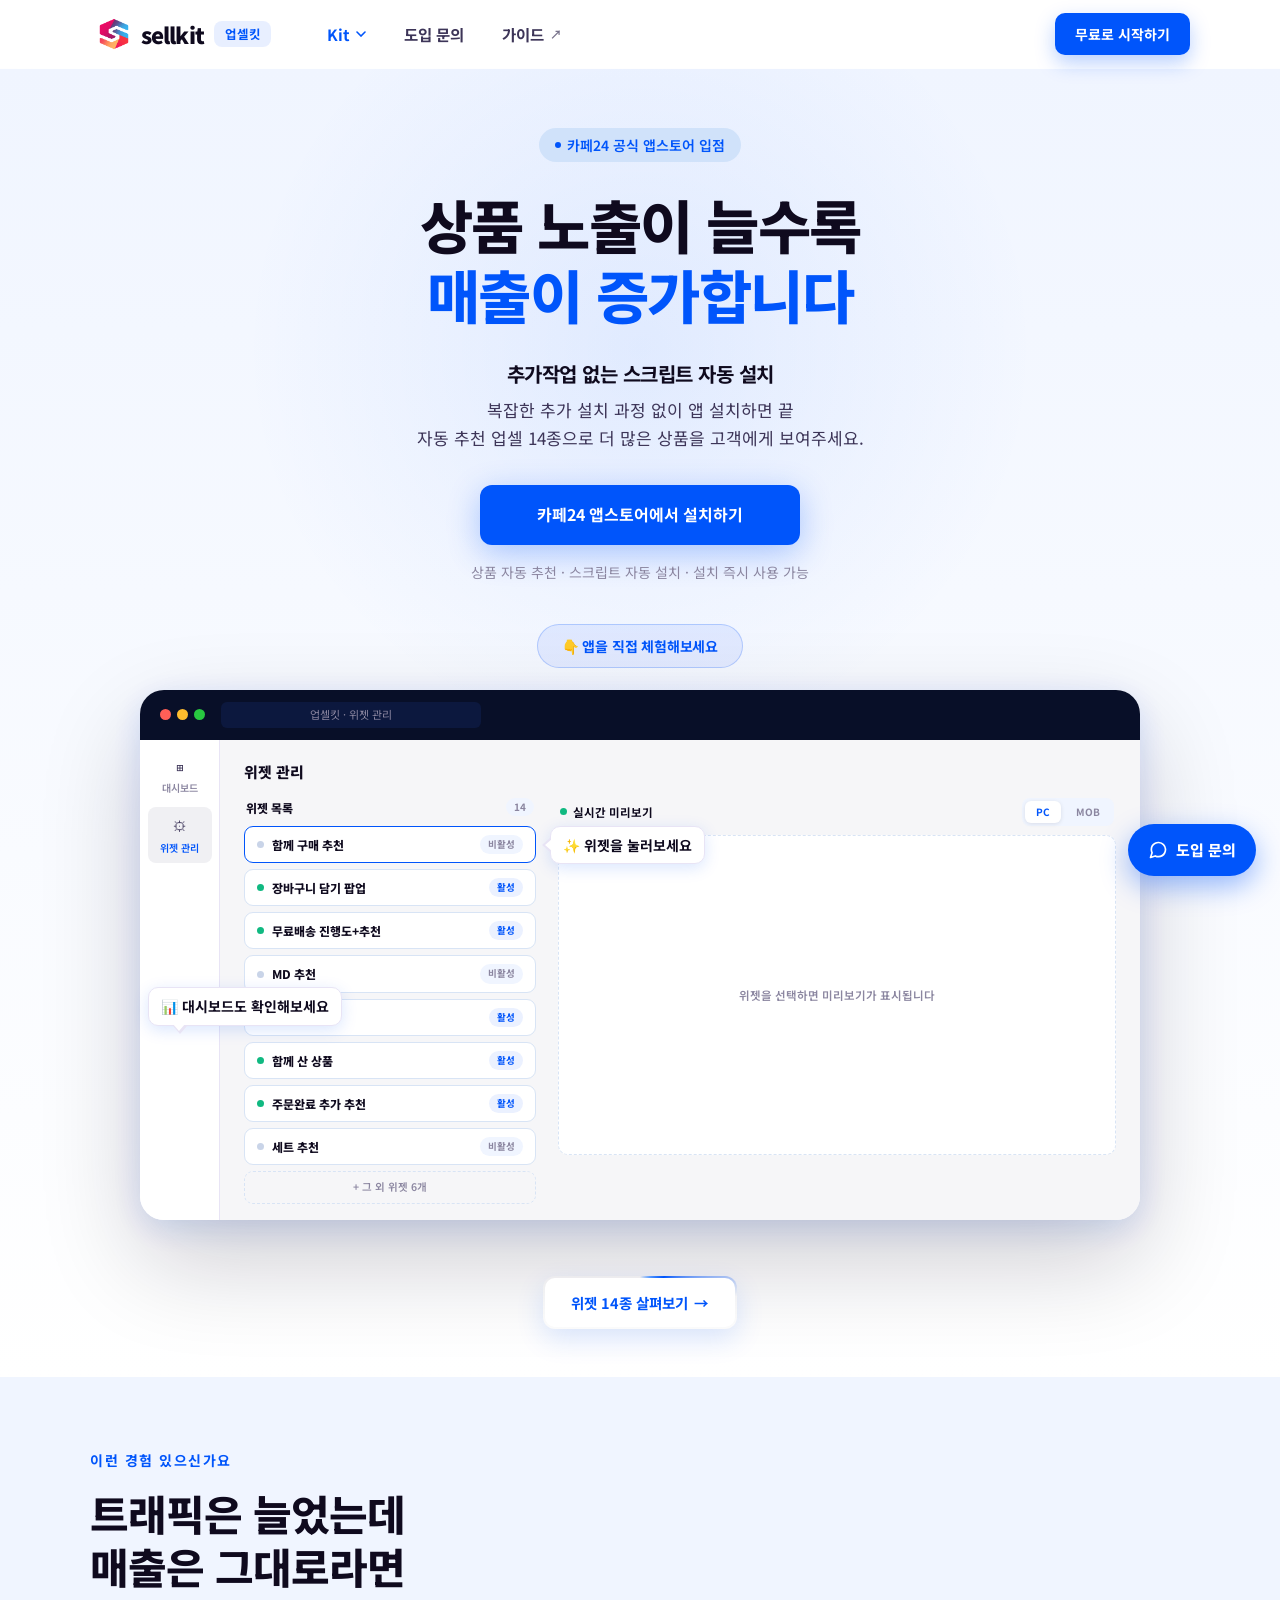
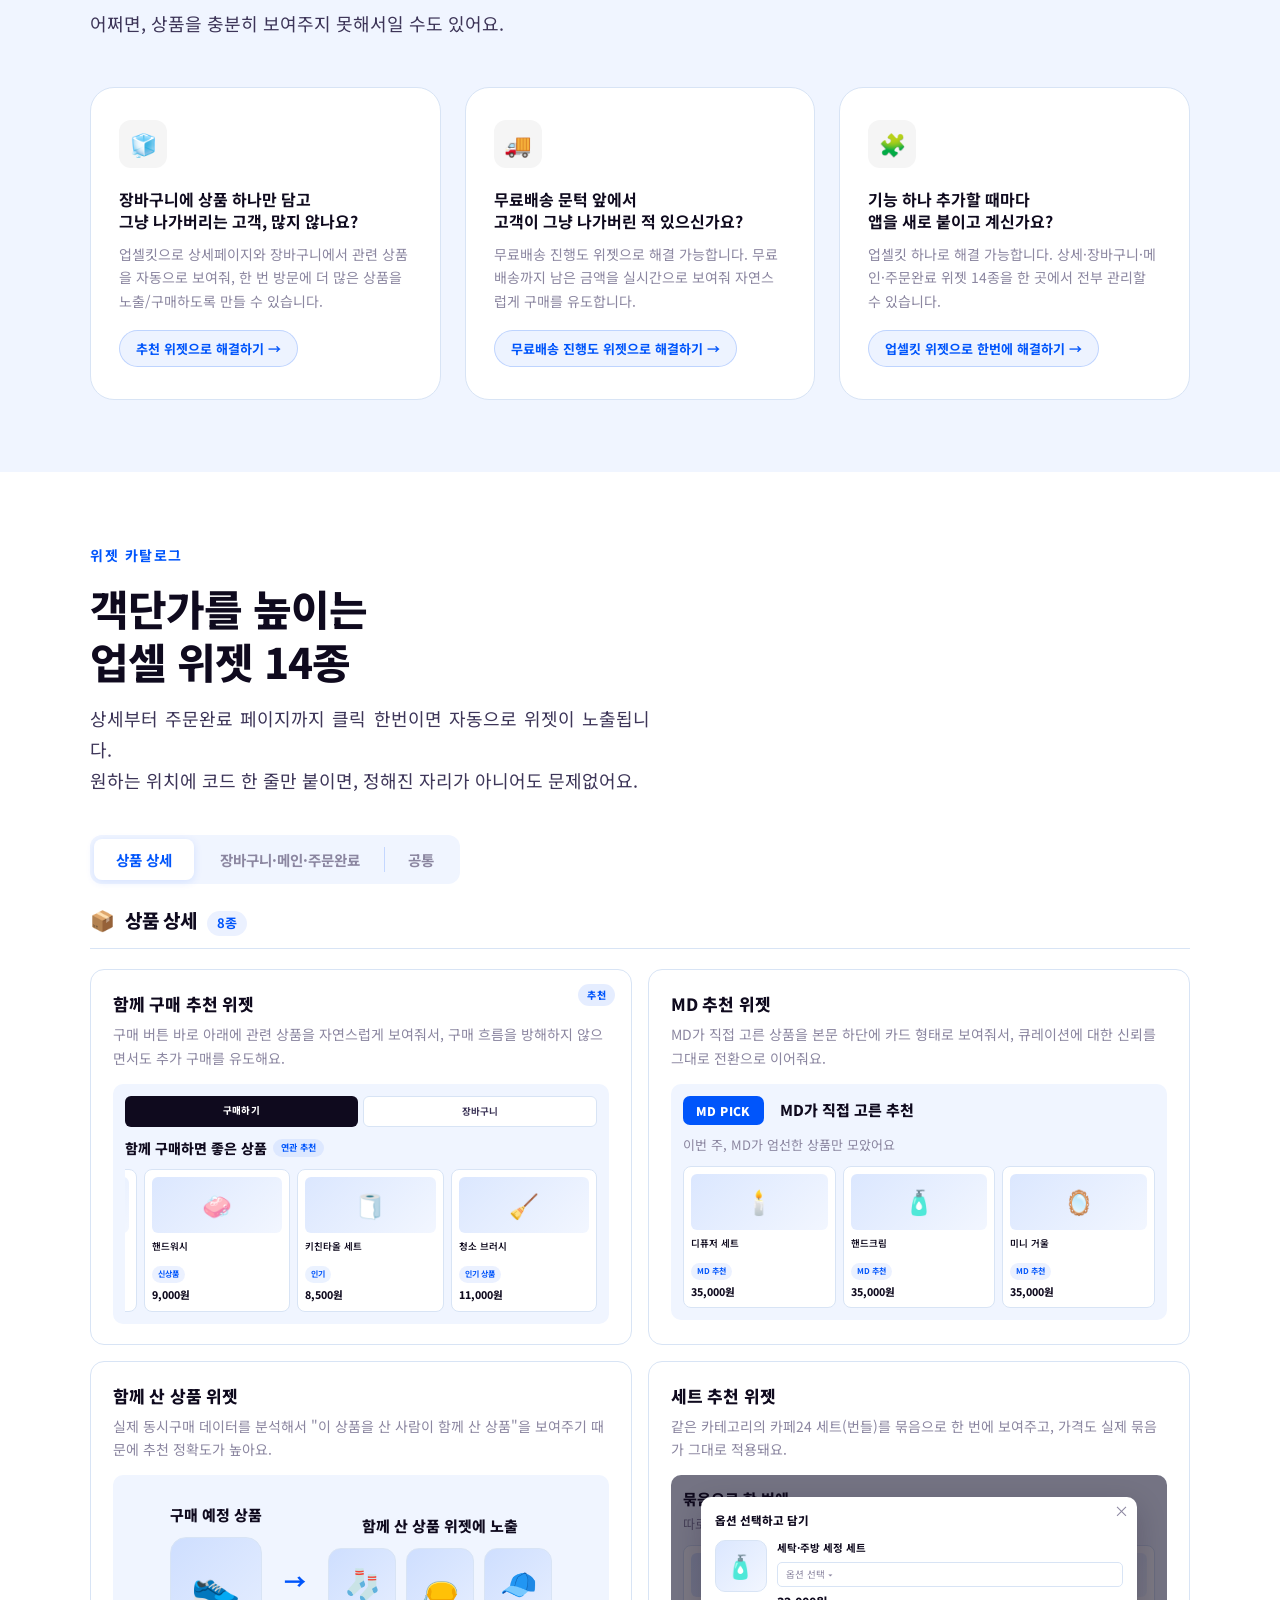
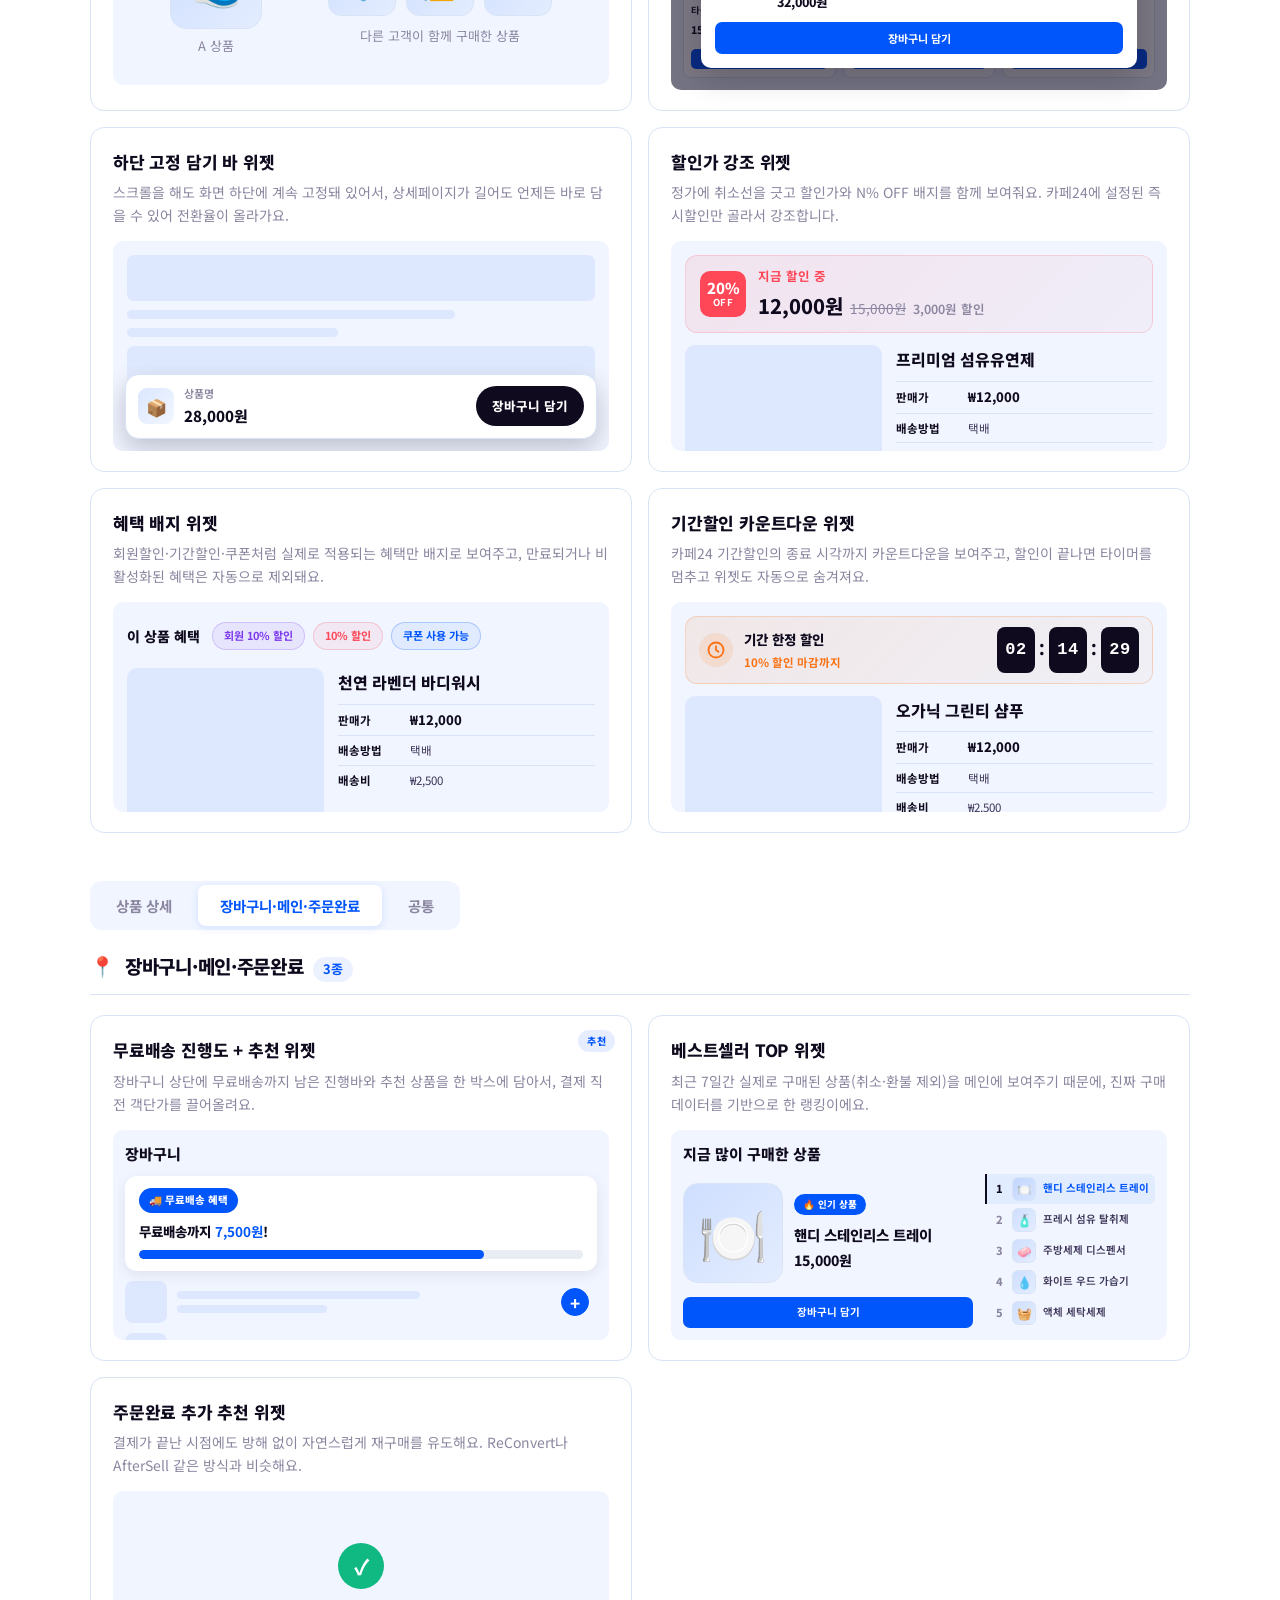
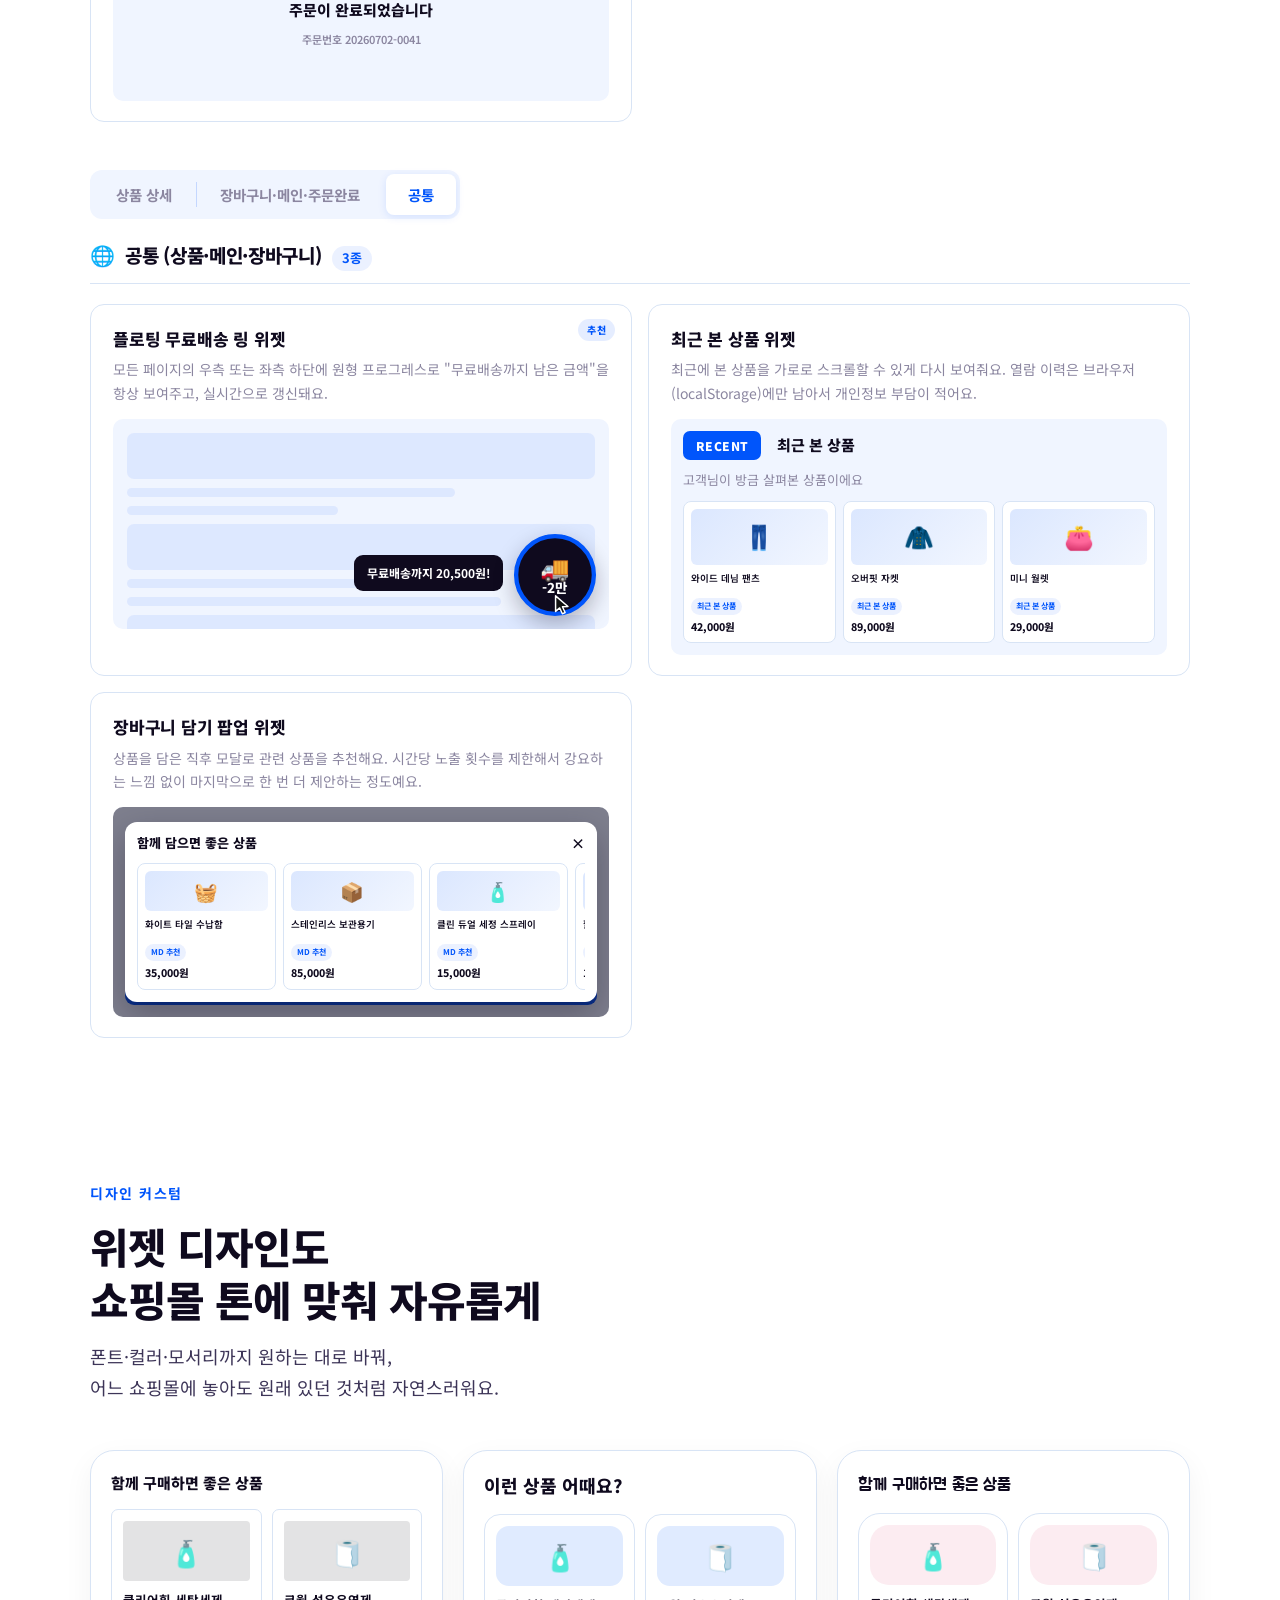
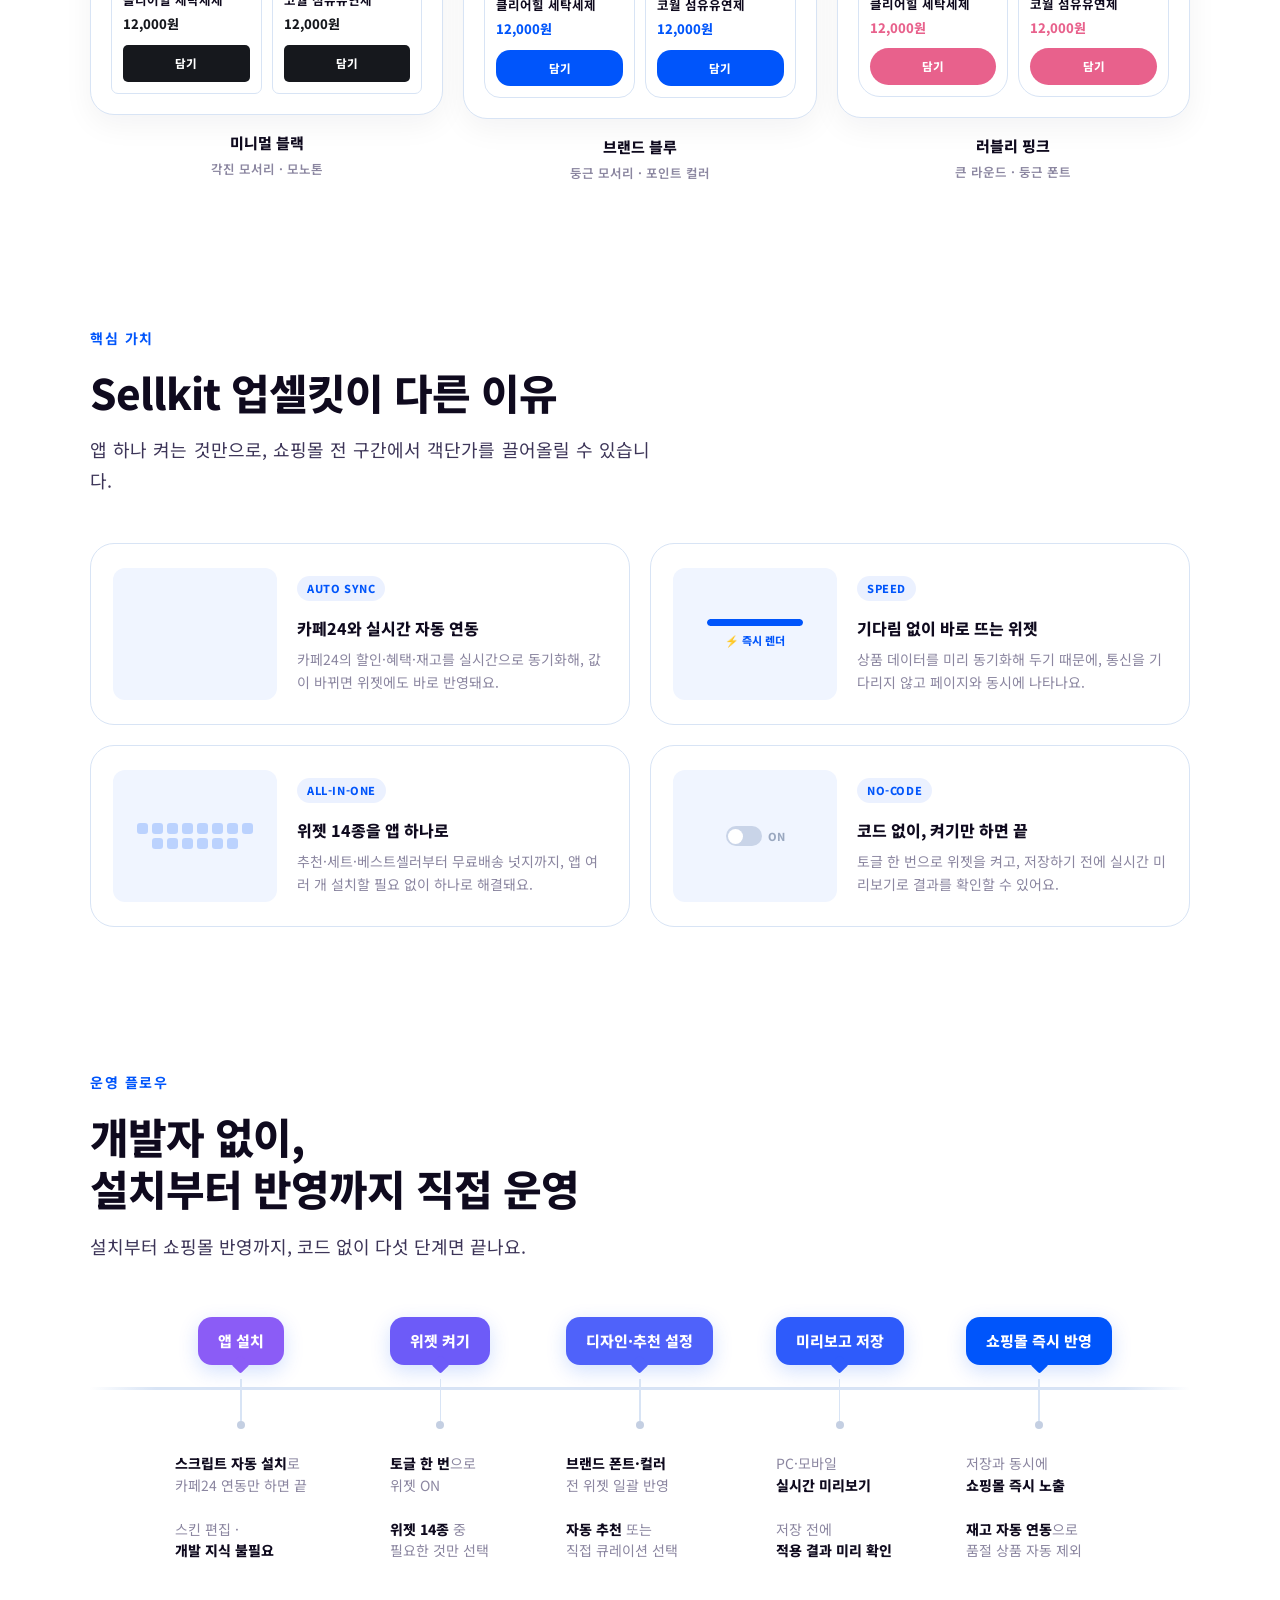
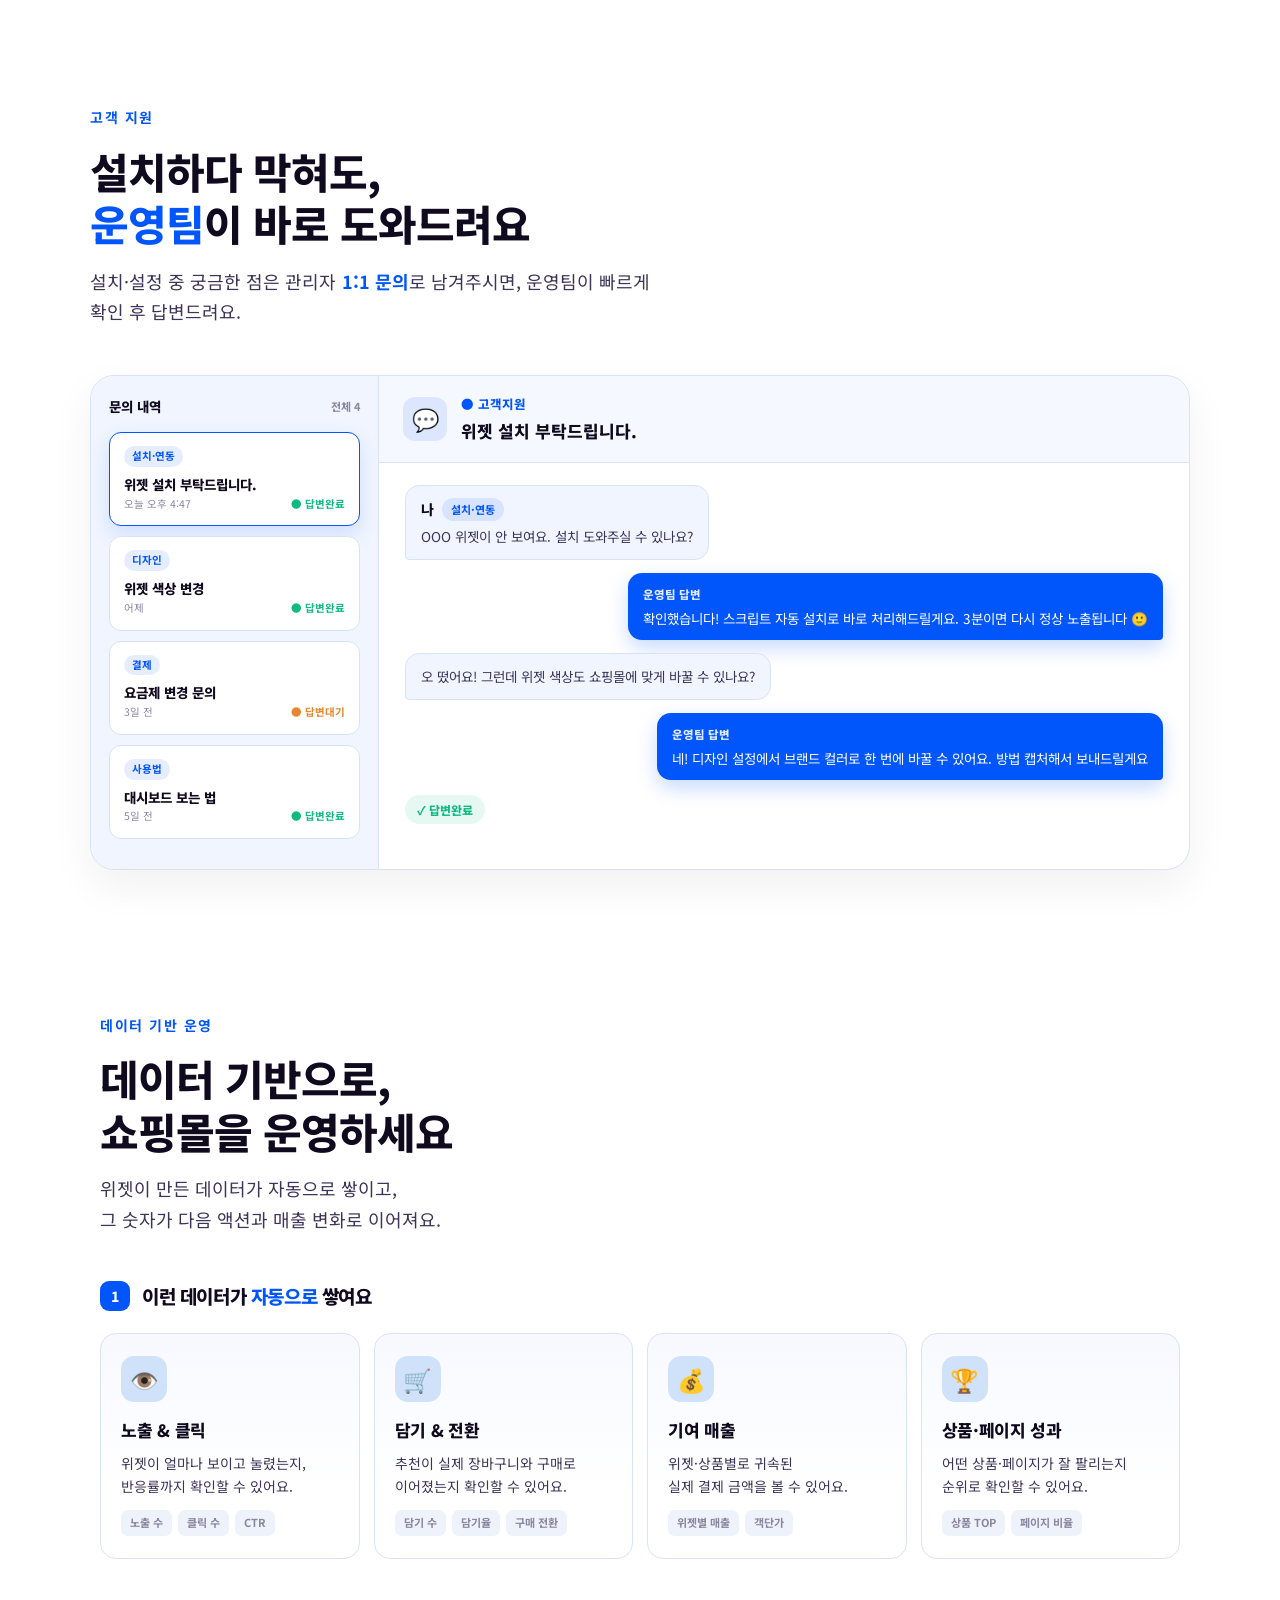
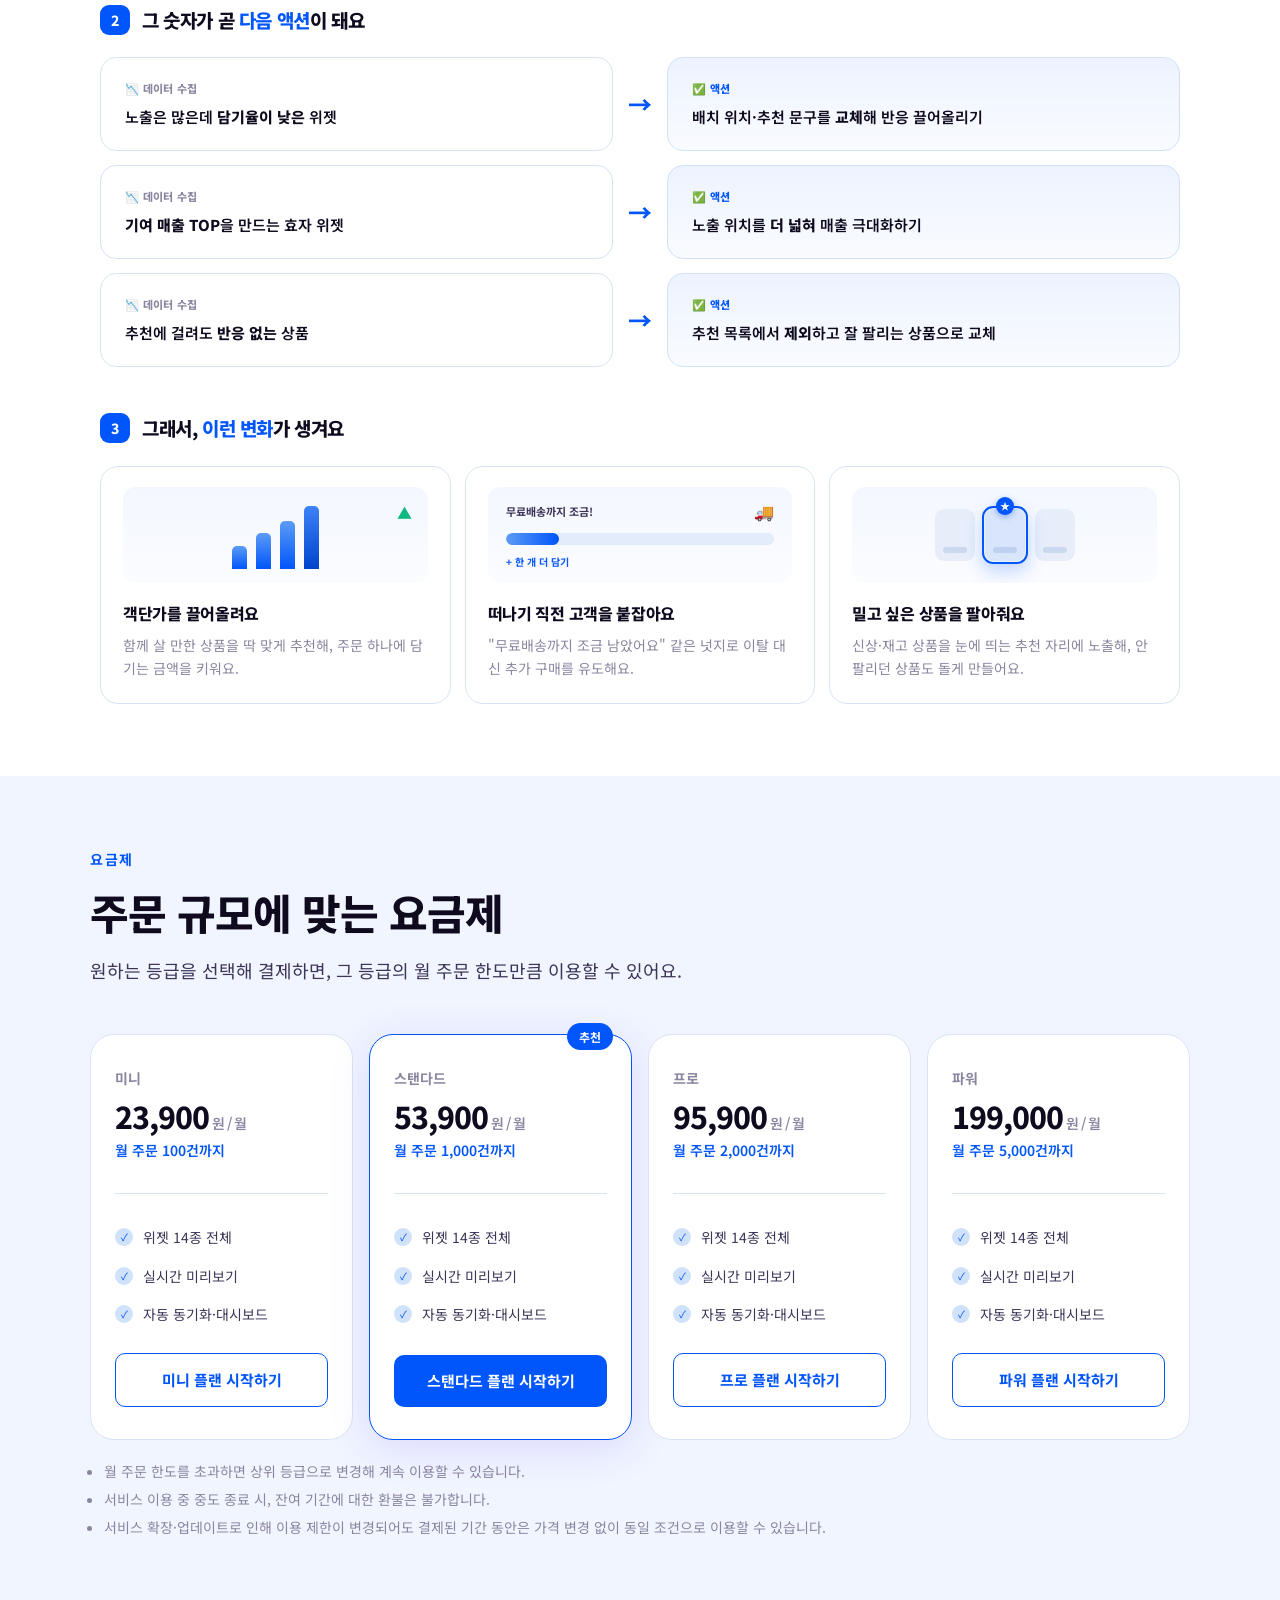
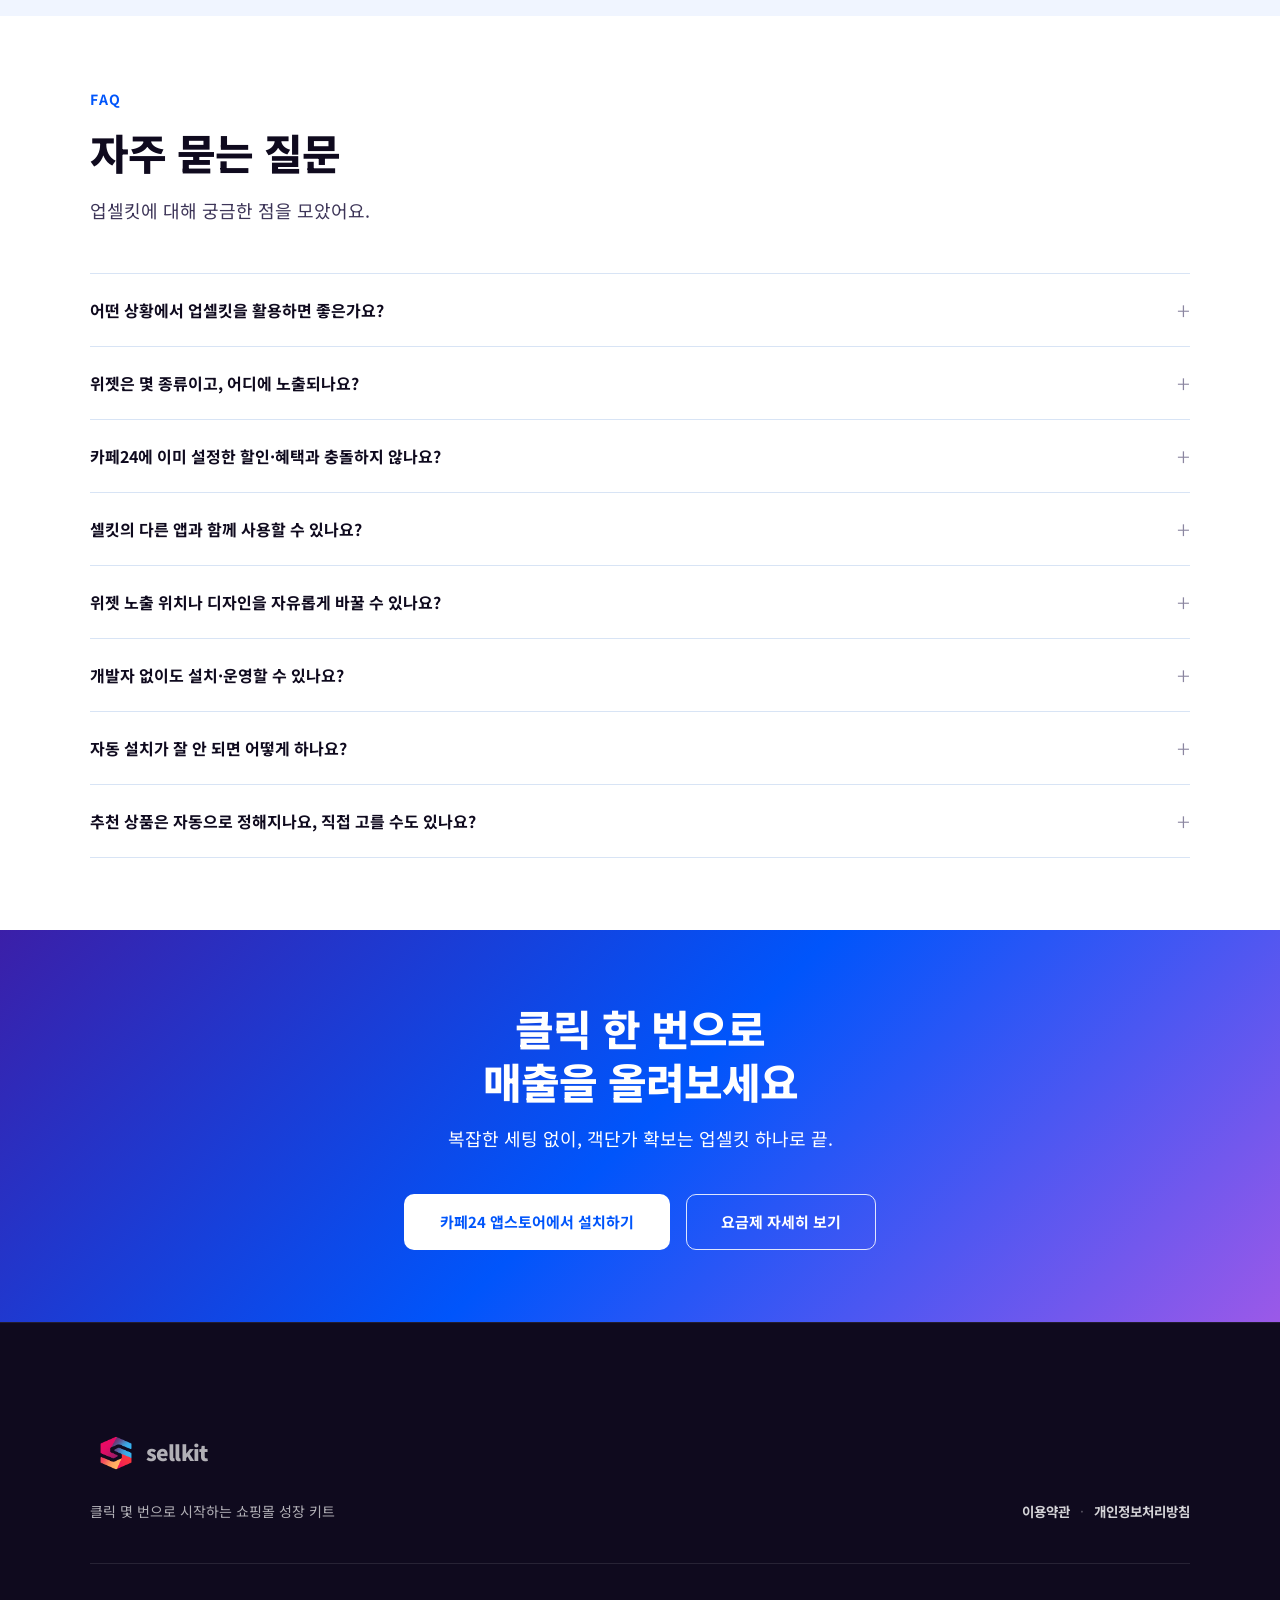
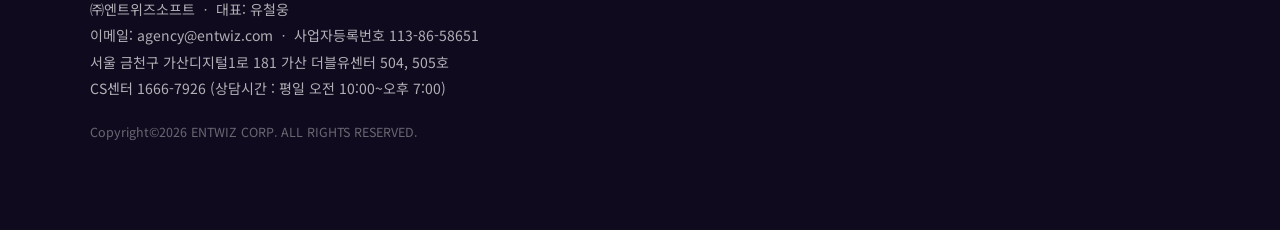
<file: 업셀킷/index.html>
<!DOCTYPE html>
<html lang="ko">
<head>
  <meta charset="UTF-8" />
  <meta name="viewport" content="width=device-width, initial-scale=1.0" />
  <title>업셀킷 — 카페24 업셀·크로스셀 위젯 솔루션</title>
  <link rel="preconnect" href="https://fonts.googleapis.com" />
  <link rel="preconnect" href="https://fonts.gstatic.com" crossorigin />
  <link href="https://fonts.googleapis.com/css2?family=Noto+Sans+KR:wght@300;400;500;600;700;800;900&family=Jua&display=swap" rel="stylesheet" />
  <link rel="stylesheet" href="../assets/css/sellkit-hf.css" />
  <style>
    *, *::before, *::after { box-sizing: border-box; margin: 0; padding: 0; }

    :root {
      --brand: #0055fb;
      --brand-dark: #0040C0;
      --brand-light: #D0E2FA;
      --brand-mid: #5C9BF5;
      --brand-rgb: 0,85,251;
      --dark: #0F0A1E;
      --body: #3D3558;
      --muted: #8B86A0;
      --border: #D8E4F5;
      --bg: #FFFFFF;
      --bg-subtle: #F5F8FF;
      --success: #10B981;
      --radius: 14px;
      --radius-lg: 24px;
    }

    html { scroll-behavior: smooth; }

    body {
      font-family: 'Noto Sans KR', sans-serif;
      color: var(--body);
      background: var(--bg);
      line-height: 1.6;
      -webkit-font-smoothing: antialiased;
      overflow-x: hidden;
    }

    /* ── NAV ── */
    .nav {
      position: sticky;
      top: 0;
      z-index: 100;
      background: rgba(255,255,255,0.92);
      backdrop-filter: blur(16px);
      border-bottom: 1px solid var(--border);
      padding: 0 40px;
    }
    .nav-inner {
      max-width: 1100px;
      margin: 0 auto;
      height: 64px;
      display: flex;
      align-items: center;
      justify-content: space-between;
    }
    .logo {
      display: flex;
      align-items: center;
      gap: 6px;
      text-decoration: none;
    }
    .logo-img {
      height: 52px;
      width: auto;
      display: block;
    }
    .logo-sellkit {
      font-size: 17px;
      font-weight: 700;
      color: #555;
      letter-spacing: 0;
    }
    .logo-sep {
      font-size: 14px;
      font-weight: 300;
      color: #ccc;
    }
    .logo-product {
      font-size: 17px;
      font-weight: 800;
      color: var(--brand);
      letter-spacing: -0.5px;
    }
    .nav-cta {
      background: var(--brand);
      color: #fff;
      border: none;
      padding: 10px 22px;
      border-radius: 8px;
      font-size: 14px;
      font-weight: 600;
      cursor: pointer;
      font-family: inherit;
      transition: background 0.2s;
      text-decoration: none;
    }
    .nav-cta:hover { background: var(--brand-dark); }

    /* ── HERO ── */
    .hero {
      padding: 60px 40px 48px;
      text-align: center;
      background: linear-gradient(180deg, var(--bg-subtle) 0%, #fff 100%);
      position: relative;
      overflow: hidden;
    }
    .hero::before {
      content: '';
      position: absolute;
      top: -120px; left: 50%;
      transform: translateX(-50%);
      width: 800px; height: 800px;
      background: radial-gradient(circle, rgba(108,62,244,0.08) 0%, transparent 70%);
      pointer-events: none;
    }
    .hero-eyebrow {
      display: inline-flex;
      align-items: center;
      gap: 6px;
      background: var(--brand-light);
      color: var(--brand);
      font-size: 14px;
      font-weight: 600;
      padding: 6px 16px;
      border-radius: 20px;
      margin-bottom: 28px;
    }
    .hero-eyebrow-dot {
      width: 6px; height: 6px;
      border-radius: 50%;
      background: var(--brand);
    }
    .hero h1 {
      font-size: clamp(36px, 5vw, 58px);
      font-weight: 800;
      color: var(--dark);
      line-height: 1.2;
      letter-spacing: -1.5px;
      margin-bottom: 8px;
      max-width: 780px;
      margin-left: auto;
      margin-right: auto;
    }
    .hero h1 em {
      font-style: normal;
      color: var(--brand);
    }
    .hero-h1-sub {
      display: block;
      font-size: 20px;
      font-weight: 700;
      color: var(--dark);
      letter-spacing: -0.5px;
      margin-top: 32px;
    }
    .hero-sub {
      font-size: 17px;
      color: var(--body);
      max-width: 560px;
      margin: 10px auto 32px;
      font-weight: 400;
      line-height: 1.7;
    }

    /* CTA 버튼 텍스트 교체 애니메이션 */
    .cta-btn {
      position: relative;
      display: inline-block;
      background: var(--brand);
      color: #fff;
      border: none;
      padding: 18px 40px;
      border-radius: 12px;
      font-size: 16px;
      font-weight: 700;
      cursor: pointer;
      font-family: inherit;
      transition: background 0.2s, transform 0.15s, box-shadow 0.2s;
      box-shadow: 0 8px 32px rgba(108,62,244,0.3);
      min-width: 320px;
      height: 60px;
      overflow: hidden;
      text-decoration: none;
    }
    .cta-btn:hover {
      background: var(--brand-dark);
      transform: translateY(-2px);
      box-shadow: 0 12px 40px rgba(108,62,244,0.4);
    }
    .cta-text {
      position: absolute;
      top: 50%; left: 50%;
      transform: translate(-50%, -50%);
      white-space: nowrap;
      width: 100%;
      text-align: center;
      transition: opacity 0.5s, transform 0.5s;
    }
    .cta-text.hidden {
      opacity: 0;
      transform: translate(-50%, calc(-50% + 12px));
    }

    .hero-cta-row {
      display: flex;
      align-items: center;
      justify-content: center;
      gap: 14px;
      flex-wrap: wrap;
    }
    .cta-btn-outline {
      display: inline-flex;
      align-items: center;
      gap: 6px;
      background: transparent;
      color: var(--brand);
      border: 1.5px solid rgba(var(--brand-rgb), 0.35);
      padding: 18px 32px;
      border-radius: 12px;
      font-size: 15px;
      font-weight: 700;
      cursor: pointer;
      font-family: inherit;
      transition: background 0.2s, border-color 0.2s;
      text-decoration: none;
      height: 60px;
      box-sizing: border-box;
    }
    .cta-btn-outline:hover {
      background: rgba(var(--brand-rgb), 0.06);
      border-color: var(--brand);
    }
    @property --catalog-border-angle {
      syntax: '<angle>';
      inherits: false;
      initial-value: 0deg;
    }
    .hero-catalog-link {
      display: inline-flex;
      position: relative;
      z-index: 2;
      margin: 56px auto 0;
      height: auto;
      padding: 13px 26px;
      font-size: 14.5px;
      border: 2px solid transparent;
      background:
        linear-gradient(#fff, #fff) padding-box,
        conic-gradient(from var(--catalog-border-angle), transparent 0%, var(--brand-mid) 6%, var(--brand) 12%, transparent 24%, transparent 100%) border-box;
      box-shadow: 0 10px 28px rgba(var(--brand-rgb), 0.14);
      transition: box-shadow 0.25s, transform 0.25s, background 0.35s;
      animation: catalogBorderTravel 2.8s linear infinite;
    }
    @keyframes catalogBorderTravel {
      to { --catalog-border-angle: 360deg; }
    }
    .hero-catalog-link:hover {
      background: linear-gradient(#fff, #fff) padding-box, var(--brand) border-box;
      box-shadow: 0 16px 36px rgba(var(--brand-rgb), 0.28);
      transform: translateY(-3px);
      animation-play-state: paused;
    }
    .hero-catalog-link-arrow {
      display: inline-block;
      transition: transform 0.25s;
    }
    .hero-catalog-link:hover .hero-catalog-link-arrow {
      transform: translateX(4px);
    }

    .hero-note {
      margin-top: 16px;
      font-size: 14px;
      color: var(--muted);
    }

    /* ── 히어로 앱 목업 ── */
    .hero-preview-wrap {
      margin-top: 40px;
      display: flex;
      flex-direction: column;
      align-items: center;
      gap: 14px;
    }
    .hero-preview-wrap, .hero-preview-wrap *,
    .hero-preview-wrap button, .hero-preview-wrap a,
    .hero-preview-wrap [role="button"] {
      cursor: none !important;
    }

    /* ── 커스텀 커서 ── */
    #custom-cursor {
      position: fixed;
      top: 0; left: 0;
      pointer-events: none;
      z-index: 99999;
      visibility: hidden;
    }
    #custom-cursor img { display: block; width: 72px; height: auto; mix-blend-mode: multiply; }
    #custom-cursor.active { visibility: visible; }
    @media (hover: none) { #custom-cursor { display: none; } }
    .hero-visual {
      width: 100%;
      max-width: 1000px;
      position: relative;
    }
    .app-wrap {
      border-radius: var(--radius-lg);
      overflow: hidden;
      box-shadow: 0 40px 100px rgba(15,10,30,0.2), 0 8px 32px rgba(108,62,244,0.14);
      transition: transform 0.35s cubic-bezier(0.34, 1.2, 0.64, 1), box-shadow 0.35s;
    }
    .hero-preview-wrap:hover .app-wrap {
      transform: scale(1.025);
      box-shadow: 0 56px 130px rgba(15,10,30,0.26), 0 16px 50px rgba(108,62,244,0.22);
    }
    .app-bar {
      background: #1C1530;
      padding: 12px 20px;
      display: flex;
      align-items: center;
      gap: 6px;
    }
    @keyframes returnPulse {
      0%, 100% { box-shadow: 0 0 0 0 rgba(108,62,244,0.7); transform: scale(1); }
      50%       { box-shadow: 0 0 0 7px rgba(108,62,244,0); transform: scale(1.05); }
    }
    .return-admin-btn { display:none; margin-left:auto; background:#6C3EF4; color:#fff; border:none; border-radius:7px; padding:5px 13px; font-size:10.5px; font-weight:700; cursor:pointer; white-space:nowrap; letter-spacing:-0.2px; }
    .return-admin-btn.visible { display:block; animation:returnPulse 1.8s ease-in-out infinite; }
    .dot { width: 11px; height: 11px; border-radius: 50%; }
    .dot-r { background: #FF5F57; }
    .dot-y { background: #FEBC2E; }
    .dot-g { background: #28C840; }
    .app-url {
      margin-left: 10px;
      background: #2A2040;
      border-radius: 6px;
      padding: 4px 16px;
      font-size: 11px;
      color: #8B86A0;
      flex: 1;
      max-width: 260px;
    }
    .app-body {
      display: flex;
      background: #EEEEF6;
      height: 480px;
      position: relative;
    }
    /* 프리뷰 내 토스트 (실제 alert 대신 페이드 인/아웃) */
    .preview-alert {
      position:absolute; top:54px; left:50%; z-index:320;
      background:rgba(15,10,30,0.88); color:#fff;
      font-size:12px; font-weight:700; letter-spacing:-0.2px;
      padding:10px 22px; border-radius:30px; white-space:nowrap;
      box-shadow:0 8px 24px rgba(15,10,30,0.3);
      opacity:0; pointer-events:none;
      transform:translateX(-50%) translateY(-8px);
      transition:opacity 0.35s ease, transform 0.35s ease;
    }
    .preview-alert.active { opacity:1; transform:translateX(-50%) translateY(0); }
    .preview-alert .pa-check {
      display:inline-flex; align-items:center; justify-content:center;
      width:15px; height:15px; border-radius:50%; background:#10B981;
      font-size:9px; font-weight:800; margin-right:7px; vertical-align:-2px;
    }
    /* 클릭한 버튼 바로 아래 뜨는 미니 토스트 */
    .mini-toast {
      position: fixed; z-index: 9999; transform: translate(-50%, -4px);
      background: rgba(15,10,30,0.92); color:#fff; font-size:11.5px; font-weight:700;
      padding:8px 14px; border-radius:20px; white-space:nowrap; pointer-events:none;
      box-shadow:0 6px 18px rgba(15,10,30,0.32); opacity:0;
      transition: opacity 0.28s ease, transform 0.28s ease;
    }
    .mini-toast.show { opacity:1; transform: translate(-50%, 0); }
    .save-modal { position:absolute; inset:0; background:rgba(15,10,30,0.6); z-index:300; display:flex; align-items:center; justify-content:center; opacity:0; pointer-events:none; transition:opacity 0.2s; }
    .save-modal.active { opacity:1; pointer-events:all; }
    .save-modal-box { background:#fff; border-radius:16px; padding:28px 22px; text-align:center; width:232px; box-shadow:0 24px 64px rgba(15,10,30,0.35); transform:translateY(10px); transition:transform 0.25s; }
    .save-modal.active .save-modal-box { transform:translateY(0); }
    .save-modal-icon { width:48px; height:48px; border-radius:50%; background:#6C3EF4; color:#fff; display:flex; align-items:center; justify-content:center; font-size:22px; font-weight:800; margin:0 auto 12px; }
    .save-modal-title { font-size:14px; font-weight:800; color:#0F0A1E; margin-bottom:6px; line-height:1.4; }
    .save-modal-sub { font-size:10.5px; color:#8B86A0; line-height:1.6; margin-bottom:18px; word-break:keep-all; }
    .save-modal-btn { background:#6C3EF4; color:#fff; border:none; border-radius:10px; padding:11px 0; font-size:11px; font-weight:700; cursor:pointer; width:100%; transition:background 0.15s; }
    .save-modal-btn:hover { background:#4C28CC; }
    .app-tooltip {
      position: absolute;
      background: #fff;
      border: 1.5px solid #E8E4F5;
      border-radius: 10px;
      padding: 7px 12px;
      font-size: 14px;
      font-weight: 700;
      color: #0F0A1E;
      box-shadow: 0 4px 16px rgba(108,62,244,0.15);
      white-space: nowrap;
      z-index: 50;
      pointer-events: none;
      opacity: 0;
      transition: opacity 0.4s ease;
    }
    .app-tooltip.visible {
      opacity: 1;
      animation: tipBob 2s ease-in-out infinite 0.6s;
    }
    @keyframes tipBob {
      0%, 100% { transform: translateY(0) scale(1); }
      50% { transform: translateY(-5px) scale(1.04); }
    }
    .app-tooltip::before {
      content: '';
      position: absolute;
      right: -9px;
      top: 50%;
      transform: translateY(-50%);
      border-top: 7px solid transparent;
      border-bottom: 7px solid transparent;
      border-left: 8px solid #E8E4F5;
    }
    .app-tooltip::after {
      content: '';
      position: absolute;
      right: -6.5px;
      top: 50%;
      transform: translateY(-50%);
      border-top: 6px solid transparent;
      border-bottom: 6px solid transparent;
      border-left: 7px solid #fff;
    }
    .app-tip-dashboard { top: 65px; left: auto; right: calc(100% + 10px); }
    .app-tip-addpromo  { top: 210px; left: -60px; right: auto; }
    /* 함께 구매 추천 말풍선: 아이템 우측 배치 — 꼬리가 왼쪽(<)을 가리킴 */
    .app-tip-addpromo::before {
      right: auto; left: -9px;
      border-left: none; border-right: 8px solid #E8E4F5;
      border-top: 7px solid transparent; border-bottom: 7px solid transparent;
    }
    .app-tip-addpromo::after {
      right: auto; left: -6.5px;
      border-left: none; border-right: 7px solid #fff;
      border-top: 6px solid transparent; border-bottom: 6px solid transparent;
    }
    .app-tip-promo-nav { top: 130px; left: auto; right: calc(100% + 10px); }
    @media (min-width: 769px) and (max-width: 1400px) {
      .app-tooltip::before {
        right: auto; left: -9px;
        border-left: none; border-right: 8px solid #E8E4F5;
        border-top: 7px solid transparent; border-bottom: 7px solid transparent;
      }
      .app-tooltip::after {
        right: auto; left: -6.5px;
        border-left: none; border-right: 7px solid #fff;
        border-top: 6px solid transparent; border-bottom: 6px solid transparent;
      }
      .app-tip-dashboard { top: 10px; left: 8px; right: auto; }
      .app-tip-dashboard::before {
        left: 24px; right: auto; top: auto; bottom: -9px; transform: none;
        border-top: 8px solid #E8E4F5; border-bottom: none;
        border-left: 7px solid transparent; border-right: 7px solid transparent;
      }
      .app-tip-dashboard::after {
        left: 24px; right: auto; top: auto; bottom: -6.5px; transform: none;
        border-top: 7px solid #fff; border-bottom: none;
        border-left: 6px solid transparent; border-right: 6px solid transparent;
      }
      .app-tip-promo-nav { top: 180px; left: 8px; right: auto; }
      .app-tip-promo-nav::before {
        left: 24px; right: auto; top: -9px; bottom: auto; transform: none;
        border-bottom: 8px solid #E8E4F5; border-top: none;
        border-left: 7px solid transparent; border-right: 7px solid transparent;
      }
      .app-tip-promo-nav::after {
        left: 24px; right: auto; top: -6.5px; bottom: auto; transform: none;
        border-bottom: 7px solid #fff; border-top: none;
        border-left: 6px solid transparent; border-right: 6px solid transparent;
      }
      .app-tip-addpromo { top: 300px; left: 110px; right: auto; }
    }
    @media (max-width: 768px) {
      .app-tooltip::before {
        right: auto; left: 20px; top: -9px; transform: none;
        border-top: none; border-right: 7px solid transparent;
        border-bottom: 8px solid #E8E4F5; border-left: 7px solid transparent;
      }
      .app-tooltip::after {
        right: auto; left: 20px; top: -6.5px; transform: none;
        border-top: none; border-right: 6px solid transparent;
        border-bottom: 7px solid #fff; border-left: 6px solid transparent;
      }
      .app-tip-dashboard { top: 100px; left: 23%; right: auto; }
      .app-tip-promo-nav { top: 100px; left: 23%; right: auto; }
      .app-tip-addpromo  { top: 340px; left: 23%; right: auto; }
      /* 모바일: 말풍선이 아이템 아래에 붙으므로 꼬리는 위를 가리킴 */
      .app-tip-addpromo::before {
        right: auto; left: 20px; top: -9px; bottom: auto; transform: none;
        border-right: 7px solid transparent; border-left: 7px solid transparent;
        border-bottom: 8px solid #E8E4F5; border-top: none;
      }
      .app-tip-addpromo::after {
        right: auto; left: 20px; top: -6.5px; bottom: auto; transform: none;
        border-right: 6px solid transparent; border-left: 6px solid transparent;
        border-bottom: 7px solid #fff; border-top: none;
      }
    }
    .app-sidebar {
      width: 80px;
      background: #fff;
      border-right: 1px solid #E8E4F5;
      padding: 8px 8px;
      display: flex;
      flex-direction: column;
      align-items: center;
      gap: 4px;
      flex-shrink: 0;
    }
    .app-nav {
      width: 64px;
      padding: 7px 6px;
      border-radius: 8px;
      display: flex;
      flex-direction: column;
      align-items: center;
      gap: 3px;
    }
    .app-nav.active { background: #EDE9FE; }
    .app-nav[data-screen] { cursor: pointer; transition: background 0.15s; }
    .app-nav[data-screen]:hover { background: #F3F0FE; }
    .app-nav[data-screen]:hover .app-nav-text { color: #6C3EF4; }
    .app-nav-icon { font-size: 14px; }
    .app-nav-text { font-size: 10px; font-weight: 600; color: #8B86A0; transition: color 0.15s; }
    .app-nav.active .app-nav-text { color: #6C3EF4; }
    .app-card-add { cursor: pointer; transition: border-color 0.15s, background 0.15s, transform 0.15s; }
    .app-card-add:hover { border-color: #6C3EF4; background: rgba(108,62,244,0.06); transform: scale(1.02); }
    .app-add-circle { transition: transform 0.3s cubic-bezier(0.34, 1.56, 0.64, 1); }
    .app-card-add:hover .app-add-circle { transform: rotate(90deg) scale(1.25); }
    @keyframes addCardGlow {
      0%, 100% { box-shadow: 0 0 0 0 rgba(108,62,244,0); }
      50% { box-shadow: 0 0 14px 5px rgba(108,62,244,0.28); }
    }
    @media (hover: hover) and (pointer: fine) {
      .app-card-add { animation: addCardGlow 3s ease-in-out infinite; }
      .app-card-add:hover { border-color: #6C3EF4; background: rgba(108,62,244,0.06); transform: scale(1.02); }
    }
    @keyframes hintFloat {
      0%, 100% { transform: translateY(0); }
      50% { transform: translateY(-6px); }
    }
    .hero-preview-hint {
      display: inline-flex;
      align-items: center;
      gap: 8px;
      font-size: 14px;
      font-weight: 700;
      color: var(--brand);
      background: rgba(108,62,244,0.08);
      border: 1.5px solid rgba(108,62,244,0.22);
      border-radius: 40px;
      padding: 10px 24px;
      margin-bottom: 8px;
      animation: hintFloat 2.4s ease-in-out infinite;
      letter-spacing: -0.2px;
    }
    .app-main {
      flex: 1;
      padding: 20px 24px;
      overflow-y: auto;
      text-align: left;
    }
    .app-pg-title { font-size: 15px; font-weight: 800; color: #0F0A1E; margin-bottom: 3px; }
    .app-pg-sub { font-size: 11px; color: #8B86A0; margin-bottom: 14px; }
    .app-tabs { display: flex; border-bottom: 1px solid #E8E4F5; margin-bottom: 14px; }
    .app-tab { padding: 5px 12px; font-size: 11px; font-weight: 500; color: #8B86A0; border-bottom: 2px solid transparent; margin-bottom: -1px; }
    .app-tab.on { color: #6C3EF4; font-weight: 700; border-bottom-color: #6C3EF4; }
    .app-grid { display: grid; grid-template-columns: 1fr 1fr; gap: 10px; }
    .app-card-add {
      background: rgba(108,62,244,0.03);
      border: 1.5px dashed #A78BFA;
      border-radius: 10px;
      display: flex; flex-direction: column; align-items: center; justify-content: center;
      gap: 5px; min-height: 120px; padding: 16px;
    }
    .app-add-circle {
      width: 32px; height: 32px; border-radius: 50%;
      border: 1.5px solid #A78BFA;
      position: relative; transform-origin: center center; font-size: 0;
    }
    .app-add-circle::before,
    .app-add-circle::after {
      content: '';
      position: absolute;
      background: #6C3EF4;
      border-radius: 2px;
    }
    .app-add-circle::before { width: 12px; height: 2px; top: 50%; left: 50%; transform: translate(-50%, -50%); }
    .app-add-circle::after  { width: 2px; height: 12px; top: 50%; left: 50%; transform: translate(-50%, -50%); }
    .app-add-title { font-size: 12px; font-weight: 700; color: #6C3EF4; }
    .app-add-sub { font-size: 10px; color: #8B86A0; }
    .app-promo-card {
      background: #fff;
      border: 1px solid #E8E4F5;
      border-radius: 10px;
      padding: 12px 14px;
    }
    .app-promo-top { display: flex; align-items: center; justify-content: space-between; margin-bottom: 4px; }
    .app-promo-type { font-size: 11px; font-weight: 700; color: #3D3558; }
    .app-promo-right { display: flex; align-items: center; gap: 5px; }
    .badge-run { background: #FEF2F2; color: #EF4444; font-size: 9px; font-weight: 700; padding: 2px 7px; border-radius: 20px; }
    .badge-sch { background: #EDE9FE; color: #6C3EF4; font-size: 9px; font-weight: 700; padding: 2px 7px; border-radius: 20px; border: 1px solid #6C3EF4; }
    .badge-stop { background: #F3F4F6; color: #6B7280; font-size: 9px; font-weight: 700; padding: 2px 7px; border-radius: 20px; }
    .badge-end { background: #F1F5F9; color: #94A3B8; font-size: 9px; font-weight: 700; padding: 2px 7px; border-radius: 20px; }
    .app-toggle.off { background: #D1D5DB; }
    .app-toggle.off::after { left: 2px; right: auto; }
    .app-toggle {
      width: 26px; height: 14px;
      background: #6C3EF4; border-radius: 7px; position: relative; flex-shrink: 0;
      cursor: pointer;
    }
    .app-toggle::after {
      content: ''; position: absolute;
      right: 2px; top: 2px;
      width: 10px; height: 10px;
      background: #fff; border-radius: 50%;
    }
    .app-promo-title { font-size: 12px; font-weight: 700; color: #0F0A1E; margin-bottom: 6px; }
    .app-chip { display: inline-flex; align-items: center; gap: 3px; font-size: 10px; font-weight: 600; padding: 2px 8px; border-radius: 5px; margin-bottom: 8px; }
    .chip-qty { background: #FFF7ED; color: #F97316; }
    .chip-n1  { background: #FFF1F2; color: #F43F5E; }
    .chip-loc { background: #EFF6FF; color: #2563EB; }
    .chip-widget { background: rgba(var(--brand-rgb), 0.08); color: var(--brand); }
    .app-prog { background: #F0F0F8; border-radius: 4px; height: 6px; overflow: hidden; margin-bottom: 4px; }
    .app-prog-fill { height: 100%; border-radius: 4px; }
    .prog-orange { background: linear-gradient(90deg, #F97316, #FB923C); }
    .prog-green  { background: linear-gradient(90deg, #10B981, #34D399); }
    .prog-gray   { background: #D1D5DB; }
    .app-prog-dates { display: flex; justify-content: space-between; font-size: 9px; color: #8B86A0; }
    .app-sch-dates { display: flex; justify-content: space-between; font-size: 9px; color: #8B86A0; margin-top: 4px; }
    /* ── 화면 전환 ── */
    .app-screen { display: none; }
    .app-screen.active { display: block; animation: screenFade 0.22s ease; }

    /* ── 결과: 상품 상세 페이지 목업 (함께 구매 추천) ── */
    #screen-result-detail { position: relative; }
    /* 상세 화면은 세로 공간이 빠듯 → 헤더 압축 */
    #screen-result-detail .cart-pg-header { margin-bottom: 3px; }
    #screen-result-detail .cart-pg-divider { margin-bottom: 5px; }
    /* ── 상품 상세 히어로: 좌 이미지 + 우 상품정보 (컴팩트 — 위젯이 주인공, 중앙 정렬) ── */
    .detail-hero { display: flex; gap: 16px; margin: 4px auto 0; align-items: stretch; max-width: 620px; }
    .detail-gallery { flex: 0 0 calc(50% - 8px); min-width: 0; display: flex; }
    .detail-main-img {
      position: relative; width: 100%; align-self: stretch; border-radius: 10px; overflow: hidden;
      background: linear-gradient(135deg, rgba(var(--brand-rgb),0.16), rgba(var(--brand-rgb),0.05));
      border: 1px solid var(--border);
      display: flex; align-items: center; justify-content: center; font-size: 58px;
    }
    .detail-heart {
      position: absolute; top: 7px; left: 7px; width: 22px; height: 22px; border-radius: 50%;
      background: rgba(255,255,255,0.92); display: flex; align-items: center; justify-content: center;
      font-size: 11px; color: var(--muted); box-shadow: 0 2px 6px rgba(15,10,30,0.14);
    }
    .detail-watermark {
      position: absolute; left: 0; right: 0; bottom: 8px; text-align: center;
      font-size: 8.5px; font-weight: 700; color: rgba(61,53,88,0.5); letter-spacing: -0.2px; pointer-events: none;
    }
    .detail-info { flex: 1; min-width: 0; display: flex; flex-direction: column; }
    .detail-name { font-size: 14px; font-weight: 800; color: var(--dark); padding-bottom: 5px; border-bottom: 1.5px solid var(--dark); margin-bottom: 6px; letter-spacing: -0.3px; }
    .detail-spec { display: flex; flex-direction: column; gap: 3px; }
    .detail-spec-row { display: flex; font-size: 10px; }
    .detail-spec-label { flex: 0 0 76px; color: var(--muted); font-weight: 600; }
    .detail-spec-val { color: var(--body); font-weight: 600; min-width: 0; white-space: nowrap; overflow: hidden; text-overflow: ellipsis; }
    .detail-spec-val.price { color: var(--dark); font-weight: 800; font-size: 11.5px; }
    .detail-total-row { display: flex; align-items: baseline; justify-content: space-between; border-top: 1px solid var(--border); margin-top: 6px; padding: 6px 0; }
    .detail-total-label { font-size: 10px; font-weight: 700; color: var(--dark); letter-spacing: 0.3px; }
    .detail-total-val { font-size: 15px; font-weight: 800; color: var(--brand); }
    .detail-total-val small { font-size: 9px; color: var(--muted); font-weight: 600; margin-left: 2px; }
    .detail-btns { display: flex; gap: 6px; margin-top: auto; }
    .detail-buy {
      flex: 1.3; background: var(--dark); color: #fff; border: none; padding: 7px 0; border-radius: 7px;
      font-size: 10px; font-weight: 800; font-family: inherit; cursor: default; letter-spacing: 0.3px;
    }
    .detail-cart {
      flex: 1; background: var(--brand); color: #fff; border: none; padding: 7px 0; border-radius: 7px;
      font-size: 10px; font-weight: 800; font-family: inherit; cursor: pointer; letter-spacing: 0.3px;
      position: relative; overflow: hidden;
      animation: detailCartPulse 1.8s ease-in-out infinite;
    }
    .detail-cart:hover { background: var(--brand-dark); }
    /* 저장 버튼과 동일한 라이트 스윕 */
    .detail-cart::after {
      content: ''; position: absolute; top: 0; bottom: 0; left: -60%; width: 45%;
      background: linear-gradient(105deg, transparent, rgba(255,255,255,0.55), transparent);
      transform: skewX(-18deg); pointer-events: none;
      animation: wmSaveShine 3.2s ease-in-out infinite;
    }
    @keyframes detailCartPulse {
      0%, 100% { box-shadow: 0 0 0 0 rgba(var(--brand-rgb), 0.5); }
      50% { box-shadow: 0 0 0 5px rgba(var(--brand-rgb), 0); }
    }
    /* 담기 유도 말풍선 — 다른 말풍선과 동일 톤앤매너, 타깃 왼쪽에서 꼬리가 오른쪽(>)을 가리킴 */
    .dt-tip {
      position: absolute; z-index: 4;
      right: calc(100% + 8px); top: 50%;
      background: #fff; border: 1.5px solid #E8E4F5; border-radius: 10px;
      padding: 6px 11px; font-size: 11.5px; font-weight: 700; color: #0F0A1E;
      white-space: nowrap; letter-spacing: -0.2px;
      box-shadow: 0 4px 16px rgba(108,62,244,0.15);
      pointer-events: none;
      animation: dtTipBob 2s ease-in-out infinite;
    }
    .dt-tip::before {
      content: ''; position: absolute; right: -9px; top: 50%; transform: translateY(-50%);
      border-top: 7px solid transparent; border-bottom: 7px solid transparent;
      border-left: 8px solid #E8E4F5;
    }
    .dt-tip::after {
      content: ''; position: absolute; right: -6.5px; top: 50%; transform: translateY(-50%);
      border-top: 6px solid transparent; border-bottom: 6px solid transparent;
      border-left: 7px solid #fff;
    }
    @keyframes dtTipBob {
      0%, 100% { transform: translateY(-50%) translateX(0) scale(1); }
      50% { transform: translateY(-50%) translateX(4px) scale(1.04); }
    }
    .detail-btns { position: relative; }
    /* 3초 뒤 페이드 아웃 */
    .dt-tip { transition: opacity 0.5s ease; }
    .dt-tip.tip-faded { opacity: 0 !important; pointer-events: none; }
    /* 장바구니 버튼용: 버튼 바로 오른쪽에 붙어 꼬리(<)가 버튼을 가리킴 */
    .dt-tip-cart { right: auto; left: calc(100% + 10px); animation-name: dtTipBobL; }
    .dt-tip-cart::before {
      right: auto; left: -9px;
      border-left: none; border-right: 8px solid #E8E4F5;
      border-top: 7px solid transparent; border-bottom: 7px solid transparent;
    }
    .dt-tip-cart::after {
      right: auto; left: -6.5px;
      border-left: none; border-right: 7px solid #fff;
      border-top: 6px solid transparent; border-bottom: 6px solid transparent;
    }
    @keyframes dtTipBobL {
      0%, 100% { transform: translateY(-50%) translateX(0) scale(1); }
      50% { transform: translateY(-50%) translateX(-4px) scale(1.04); }
    }

    /* ── 함께 구매하면 좋은 상품 (업셀킷 위젯 영역 — 주인공, 크게) ── */
    .detail-reco {
      margin: 10px auto 0; padding: 10px 12px 12px; border-radius: 14px; position: relative;
      max-width: 620px;
      background: linear-gradient(135deg, rgba(var(--brand-rgb),0.07), rgba(var(--brand-rgb),0.02));
      border: 1.5px solid rgba(var(--brand-rgb),0.24);
      animation: detailRecoGlow 3s ease-in-out infinite;
    }
    @keyframes detailRecoGlow {
      0%, 100% { box-shadow: 0 6px 22px rgba(var(--brand-rgb),0.10); }
      50% { box-shadow: 0 8px 30px rgba(var(--brand-rgb),0.22); }
    }
    .detail-reco-hd { display: flex; align-items: center; flex-wrap: wrap; gap: 8px; }
    .detail-reco-label { font-size: 16px; font-weight: 800; color: var(--dark); display: inline-flex; align-items: center; gap: 6px; }
    .detail-reco-tag {
      display: inline-block; font-size: 10px; font-weight: 700; color: var(--brand);
      background: rgba(var(--brand-rgb),0.10); padding: 2px 8px; border-radius: 10px;
    }
    .detail-reco-widgetchip {
      margin-left: auto; font-size: 10px; font-weight: 700; color: #fff; background: var(--brand);
      padding: 3px 10px; border-radius: 20px; white-space: nowrap;
    }
    .detail-reco-grid { display: grid; grid-template-columns: repeat(4, 1fr); gap: 8px; margin-top: 8px; }
    .detail-reco-card {
      background: #fff; border: 1px solid var(--border); border-radius: 10px; padding: 8px;
      display: flex; flex-direction: column; min-width: 0;
      transition: transform 0.18s, box-shadow 0.18s, border-color 0.18s;
    }
    .detail-reco-card:hover { transform: translateY(-3px); box-shadow: 0 8px 20px rgba(var(--brand-rgb),0.14); border-color: var(--brand-mid); }
    .detail-reco-img {
      width: 100%; height: 52px; border-radius: 8px; margin-bottom: 6px;
      background: linear-gradient(135deg, rgba(var(--brand-rgb),0.14), rgba(var(--brand-rgb),0.05));
      display: flex; align-items: center; justify-content: center; font-size: 25px;
    }
    .detail-reco-name { font-size: 10.5px; font-weight: 600; color: var(--dark); line-height: 1.35; white-space: nowrap; overflow: hidden; text-overflow: ellipsis; }
    .detail-reco-cat {
      align-self: flex-start; font-size: 8.5px; font-weight: 700; color: var(--brand);
      background: rgba(var(--brand-rgb),0.08); border: 1px solid rgba(var(--brand-rgb),0.18);
      padding: 1.5px 6px; border-radius: 10px; margin: 3px 0 2px;
    }
    .detail-reco-price { font-size: 12px; font-weight: 800; color: var(--dark); }
    .detail-reco-btn {
      margin-top: 6px; width: 100%; background: #fff; color: var(--brand); border: 1px solid rgba(var(--brand-rgb),0.4);
      border-radius: 7px; padding: 5px 0; font-size: 10px; font-weight: 700; font-family: inherit; cursor: pointer;
      position: relative; overflow: hidden;
      transition: background 0.15s, color 0.15s;
    }
    /* 호버 시 저장 버튼과 동일한 효과: 파란 배경 + 라이트 스윕 + 펄스 */
    .detail-reco-btn:hover {
      background: var(--brand); color: #fff; border-color: var(--brand);
      animation: detailCartPulse 1.3s ease-in-out infinite;
    }
    .detail-reco-btn::after {
      content: ''; position: absolute; top: 0; bottom: 0; left: -60%; width: 45%;
      background: linear-gradient(105deg, transparent, rgba(255,255,255,0.55), transparent);
      transform: skewX(-18deg); pointer-events: none; opacity: 0;
    }
    .detail-reco-btn:hover::after { opacity: 1; animation: wmSaveShine 1.6s ease-in-out infinite; }
    /* 장바구니 담기 팝업 (상세 화면 위 오버레이) */
    .detail-popup-overlay {
      position: absolute; inset: -8px; z-index: 5; background: rgba(15,10,30,0.5); border-radius: 10px;
      display: flex; align-items: center; justify-content: center; padding: 20px; box-sizing: border-box;
      opacity: 0; pointer-events: none; transition: opacity 0.3s ease;
    }
    .detail-popup-overlay.show { opacity: 1; pointer-events: auto; }
    .detail-popup {
      background: #fff; border-radius: 14px; padding: 18px; width: 100%; max-width: 580px;
      box-shadow: 0 16px 40px rgba(15,10,30,0.3);
      transform: translateY(14px); transition: transform 0.3s ease;
      display: flex; flex-direction: column; gap: 10px;
    }
    .detail-popup-overlay.show .detail-popup { transform: translateY(0); }
    .detail-popup-hd { display: flex; justify-content: space-between; align-items: center; font-size: 13.5px; font-weight: 800; color: var(--dark); }
    .detail-popup-close { color: var(--muted); font-weight: 700; cursor: pointer; }
    .detail-popup-grid { display: grid; grid-template-columns: repeat(4, 1fr); gap: 10px; }
    .detail-popup-go {
      background: var(--brand); color: #fff; border: none; padding: 11px 0; border-radius: 9px;
      font-size: 12.5px; font-weight: 800; font-family: inherit; cursor: pointer;
      animation: detailCartPulse 1.8s ease-in-out infinite;
    }
    .detail-popup-skip { text-align: center; font-size: 11px; color: var(--muted); cursor: pointer; }

    /* ── 위젯 관리: 좌측 위젯 목록 + 우측 실시간 미리보기 ── */
    .wm-layout { display: flex; gap: 22px; margin-top: 12px; position: relative; }
    /* 처음부터 상세설정 폼 너비를 확보해 전환 시 미리보기가 밀리지 않게 */
    .wm-list { flex: 0 0 292px; min-width: 0; }
    .wm-list-hd {
      display: flex; justify-content: space-between; align-items: center;
      font-size: 12px; font-weight: 800; color: var(--dark); padding: 2px 2px 9px;
    }
    .wm-count { background: var(--bg-subtle); border-radius: 10px; padding: 1px 8px; font-size: 10px; color: var(--muted); font-weight: 700; }
    .wm-items { display: flex; flex-direction: column; gap: 6px; }
    .wm-item {
      background: #fff; border: 1px solid var(--border); border-radius: 9px; padding: 8px 12px;
      display: flex; align-items: center; gap: 8px; cursor: pointer; flex-shrink: 0;
      transition: border-color 0.15s, box-shadow 0.15s;
    }
    .wm-more {
      border: 1px dashed var(--border); border-radius: 9px; padding: 7px 12px;
      text-align: center; font-size: 10.5px; color: var(--muted); font-weight: 600;
    }
    .wm-item:hover { border-color: var(--brand-mid); }
    .wm-item.selected { border-color: var(--brand); box-shadow: 0 0 0 2px rgba(var(--brand-rgb),0.14); }
    /* 함께 구매 추천만 선택 가능 — 나머지는 클릭 불가 */
    .wm-items .wm-item:not(#btnAddPromo) { pointer-events: none; }
    .wm-item-cta { border-color: var(--brand); position: relative; overflow: hidden; animation: wmItemBreath 1.6s ease-in-out infinite; }
    @keyframes wmItemBreath {
      0%, 100% { background: #fff; }
      50% { background: rgba(var(--brand-rgb),0.09); }
    }
    /* 카드 안쪽을 스치는 샤인 스윕 (스크롤 박스에서 잘리지 않음) */
    .wm-item-cta::after {
      content: ''; position: absolute; top: 0; bottom: 0; left: -70%; width: 50%;
      background: linear-gradient(105deg, transparent, rgba(255,255,255,0.9), transparent);
      transform: skewX(-18deg);
      animation: wmItemShine 1.6s ease-in-out infinite;
      pointer-events: none;
    }
    @keyframes wmItemShine {
      0% { left: -70%; }
      60%, 100% { left: 140%; }
    }
    .wm-preview-empty {
      border: 1px dashed var(--border); border-radius: 10px; background: #fff;
      min-height: 320px; display: flex; align-items: center; justify-content: center;
      font-size: 11.5px; color: var(--muted); font-weight: 600;
    }
    .wm-dot { width: 7px; height: 7px; border-radius: 50%; background: #10B981; flex-shrink: 0; }
    .wm-item.off .wm-dot { background: #C9D4E8; }
    .wm-info { flex: 1; min-width: 0; }
    .wm-name { font-size: 12px; font-weight: 800; color: var(--dark); white-space: nowrap; overflow: hidden; text-overflow: ellipsis; }
    .wm-loc { font-size: 9.5px; color: var(--muted); margin-top: 2px; white-space: nowrap; overflow: hidden; text-overflow: ellipsis; }
    .wm-badge {
      font-size: 9.5px; font-weight: 700; color: var(--brand);
      background: rgba(var(--brand-rgb),0.08); padding: 2px 8px; border-radius: 10px; flex-shrink: 0;
    }
    /* 첫 화면(위젯 관리)은 프레임 안에서 스크롤 없이 고정 */
    #screen-promo .app-pg-sub { display: none; }
    .app-body.promo-mode .app-main { overflow-y: hidden; }
    .wm-item.off .wm-badge { color: var(--muted); background: var(--bg-subtle); }
    .wm-preview { flex: 1; min-width: 0; }
    .wm-preview-hd {
      display: flex; align-items: center; gap: 6px;
      font-size: 11.5px; font-weight: 700; color: var(--dark); padding: 2px 2px 9px;
    }
    .wm-live-dot { width: 7px; height: 7px; border-radius: 50%; background: #10B981; }
    .wm-browser { background: #fff; border: 1px solid var(--border); border-radius: 10px; overflow: hidden; box-shadow: 0 4px 16px rgba(15,10,30,0.05); }
    .wm-browser-bar { display: flex; align-items: center; gap: 5px; padding: 8px 10px; border-bottom: 1px solid var(--border); }
    .wm-traffic { width: 8px; height: 8px; border-radius: 50%; flex-shrink: 0; }
    .wm-url { flex: 1; background: var(--bg-subtle); border-radius: 6px; font-size: 9.5px; color: var(--muted); padding: 4px 10px; margin-left: 4px; }
    .wm-browser-body { padding: 12px; }
    .wm-page-tag { font-size: 9.5px; color: var(--muted); font-weight: 600; margin-bottom: 9px; }
    .wm-popup { border: 1px solid var(--border); border-radius: 10px; padding: 12px; box-shadow: 0 6px 18px rgba(15,10,30,0.06); position: relative; }
    .wm-popup-title { font-size: 12px; font-weight: 800; color: var(--dark); margin-bottom: 10px; }
    /* 추천 상품: 세로가 아니라 가로로 스와이프되는 캐러셀 */
    .wm-popup-grid {
      display: flex; gap: 8px;
      overflow-x: auto; overflow-y: hidden;
      scroll-behavior: smooth; scroll-snap-type: x proximity;
      padding-bottom: 6px; margin-bottom: -6px;
      -webkit-overflow-scrolling: touch; overscroll-behavior-x: contain;
    }
    .wm-popup-grid::-webkit-scrollbar { height: 5px; }
    .wm-popup-grid::-webkit-scrollbar-track { background: transparent; }
    .wm-popup-grid::-webkit-scrollbar-thumb { background: #D8D2EC; border-radius: 4px; }
    /* 4개 이하: 카드가 영역을 균등하게 꽉 채움 / 5개 이상(.swipe): 고정폭 + 가로 스와이프 */
    .wm-popup-grid > .wm-product { flex: 1 1 0; min-width: 0; scroll-snap-align: start; }
    .wm-popup-grid.swipe > .wm-product { flex: 0 0 106px; }
    /* 우측 페이드: 옆으로 더 있음을 암시 */
    .wm-popup.has-overflow::after {
      content: ''; position: absolute; top: 34px; right: 12px; bottom: 22px; width: 30px;
      background: linear-gradient(90deg, rgba(255,255,255,0) 0%, #fff 92%);
      pointer-events: none; border-radius: 0 8px 8px 0;
    }
    .wm-swipe-hint {
      display: none; align-items: center; justify-content: center; gap: 6px;
      font-size: 9px; font-weight: 700; color: var(--brand);
      margin-top: 8px; opacity: 0; transition: opacity 0.3s;
    }
    .wm-swipe-hint.show { display: flex; opacity: 1; }
    .wm-swipe-hint .swipe-ic { animation: swipeNudge 1.3s ease-in-out infinite; }
    @keyframes swipeNudge { 0%,100% { transform: translateX(0); } 50% { transform: translateX(5px); } }
    .wm-tile { border: 1px solid var(--border); border-radius: 8px; overflow: hidden; background: #fff; }
    .wm-tile-img { height: 54px; display: flex; align-items: center; justify-content: center; font-size: 23px; }
    .wm-tile-add { font-size: 9.5px; font-weight: 700; color: var(--dark); padding: 5px 8px; border-top: 1px solid var(--border); }
    .wm-skip { text-align: center; font-size: 9.5px; color: var(--muted); margin-top: 10px; }
    .wm-note { text-align: center; font-size: 9px; color: var(--muted); margin-top: 10px; }
    /* PC/MOB 미리보기 탭 */
    .wm-view-tabs { margin-left: auto; display: flex; gap: 4px; background: var(--bg-subtle); border-radius: 8px; padding: 3px; }
    .wm-view-tab {
      font-size: 10px; font-weight: 700; color: var(--muted);
      padding: 3px 11px; border-radius: 6px; cursor: pointer;
      transition: background 0.15s, color 0.15s;
    }
    .wm-view-tab.on { background: #fff; color: var(--brand); box-shadow: 0 1px 4px rgba(15,10,30,0.1); }
    .wm-browser { transition: max-width 0.3s ease; }
    /* 기본(PC)에선 폰 상태바/구매 버튼 숨김 */
    .wm-phone-status { display: none; }
    .wm-buy-btn { display: none; }
    /* ── MOB 미리보기: 실제 폰처럼 프레임 + 2열 상품 그리드 ── */
    .wm-browser.mob {
      max-width: 216px; margin: 0 auto; position: relative;
      border: 8px solid #111; border-radius: 32px; overflow: hidden;
      box-shadow: 0 12px 32px rgba(15,10,30,0.22);
    }
    .wm-browser.mob .wm-browser-bar { display: none; }
    .wm-browser.mob .wm-phone-status {
      display: flex; align-items: center; justify-content: space-between;
      padding: 7px 18px 5px; background: #fff; position: relative;
    }
    .wm-browser.mob .wm-phone-time { font-size: 11px; font-weight: 800; color: #111; }
    .wm-browser.mob .wm-phone-ic { display: inline-flex; align-items: center; gap: 5px; }
    /* 노치 */
    .wm-browser.mob .wm-phone-status::after {
      content: ''; position: absolute; top: 0; left: 50%; transform: translateX(-50%);
      width: 78px; height: 15px; background: #111; border-radius: 0 0 13px 13px;
    }
    /* 폰 안쪽은 스크롤 없이 한 화면에 담기도록 컴팩트하게 */
    .wm-browser.mob .wm-browser-body { padding: 8px 8px 9px; }
    .wm-browser.mob .wm-page-tag { font-size: 8px; margin-bottom: 5px; }
    .wm-browser.mob .wm-popup { padding: 8px; }
    .wm-browser.mob .wm-popup-title { font-size: 10.5px; margin-bottom: 6px; }
    .wm-browser.mob .wm-popup-grid {
      display: grid !important; grid-template-columns: 1fr 1fr; gap: 5px;
      overflow: visible; scroll-snap-type: none;
    }
    .wm-browser.mob .wm-popup-grid > .wm-product { flex: none; width: auto; padding: 5px; }
    /* 모바일은 최대 4개만 노출 (5개 전환 표현 안 함) */
    .wm-browser.mob .wm-popup-grid > .wm-product:nth-child(n+5) { display: none !important; }
    .wm-browser.mob .wm-popup.has-overflow::after { display: none; }
    .wm-browser.mob .wm-product-img { height: 30px; font-size: 16px; margin-bottom: 3px; }
    .wm-browser.mob .wm-product-name { font-size: 9px; }
    .wm-browser.mob .wm-product-tag { font-size: 7px; padding: 1px 5px; margin: 2px 0; }
    .wm-browser.mob .wm-product-origin { font-size: 7.5px; }
    .wm-browser.mob .wm-product-price { font-size: 9.5px; }
    .wm-browser.mob .wm-buy-btn { display: none; }
    .wm-browser.mob .wm-note { font-size: 7.5px; margin-top: 6px; }
    /* 미리보기 상품 카드 */
    .wm-product { border: 1px solid var(--border); border-radius: 10px; padding: 9px; background: #fff; }
    .wm-product-img {
      height: 58px; border-radius: 8px; margin-bottom: 8px;
      display: flex; align-items: center; justify-content: center; font-size: 26px;
      background: #EEF2FE;
    }
    .wm-product-name { font-size: 10.5px; font-weight: 700; color: var(--dark); white-space: nowrap; overflow: hidden; text-overflow: ellipsis; }
    .wm-product-tag {
      display: inline-block; font-size: 8.5px; font-weight: 700; color: var(--brand);
      background: rgba(var(--brand-rgb),0.08); border: 1px solid rgba(var(--brand-rgb),0.2);
      padding: 2px 8px; border-radius: 10px; margin: 5px 0;
    }
    .wm-product-price { font-size: 11.5px; font-weight: 800; color: var(--dark); }
    .wm-product-origin { font-size: 9px; color: var(--muted); text-decoration: line-through; margin-top: 1px; }

    /* ── 함께 구매 추천 상세설정 폼 (목록 자리 교체) ── */
    .wm-list.settings-mode { flex: 0 0 292px; }
    .wm-layout:has(.wm-list.settings-mode) { gap: 22px; }
    .wms {
      display: flex; flex-direction: column; gap: 12px;
      max-height: 336px; overflow-y: auto;
      padding: 4px 14px 6px 2px;
      scrollbar-gutter: stable;
      overscroll-behavior: contain;
      -webkit-overflow-scrolling: touch;
      animation: screenFade 0.28s ease;
    }
    .wms::-webkit-scrollbar { width: 6px; }
    .wms::-webkit-scrollbar-track { background: transparent; }
    .wms::-webkit-scrollbar-thumb { background: #D8D2EC; border-radius: 4px; }
    .wms::-webkit-scrollbar-thumb:hover { background: #C3BADF; }
    .wms-back { display: inline-flex; align-items: center; gap: 5px; font-size: 10px; font-weight: 700; color: var(--brand); cursor: pointer; margin-bottom: -3px; }
    .wms-crumb { font-size: 9px; color: var(--muted); font-weight: 600; }
    .wms-hd { font-size: 13.5px; font-weight: 800; color: var(--dark); display: flex; align-items: center; gap: 7px; }
    .wms-chip { font-size: 8.5px; font-weight: 700; color: var(--brand); background: rgba(var(--brand-rgb),0.09); border-radius: 20px; padding: 2px 8px; }
    .wms-active { background: #ECFDF5; border: 1px solid #A7F3D0; border-radius: 10px; padding: 11px 12px; display: flex; align-items: flex-start; gap: 10px; }
    .wms-active-txt { flex: 1; }
    .wms-active-t { font-size: 11px; font-weight: 800; color: #065F46; }
    .wms-active-s { font-size: 9px; color: #059669; margin-top: 2px; line-height: 1.5; }
    .wms-active .app-toggle { margin-top: 2px; }
    .wms-field { display: flex; flex-direction: column; gap: 5px; }
    .wms-label { font-size: 10.5px; font-weight: 800; color: var(--dark); }
    .wms-hint { font-size: 8.5px; color: var(--muted); line-height: 1.5; }
    .wms-input { width: 100%; border: 1px solid var(--border); border-radius: 8px; padding: 8px 10px; font-size: 11px; font-family: inherit; color: var(--dark); background: #fff; }
    .wms-input:focus { outline: none; border-color: var(--brand); box-shadow: 0 0 0 2px rgba(var(--brand-rgb),0.12); }
    .wms-input::placeholder { color: #C4BEDD; }
    .wms-input:disabled { background: var(--bg-subtle); color: var(--muted); cursor: not-allowed; border-style: dashed; }
    .wms-input:disabled::placeholder { color: #B9C4DA; }
    .wms-row { display: flex; align-items: center; justify-content: space-between; gap: 10px; }
    .wms-stepper { display: flex; align-items: center; border: 1px solid var(--border); border-radius: 8px; overflow: hidden; }
    .wms-step-btn { width: 30px; height: 32px; background: var(--bg-subtle); border: none; font-size: 15px; font-weight: 700; color: var(--brand); cursor: pointer; display: flex; align-items: center; justify-content: center; }
    .wms-step-btn:hover { background: #E4ECFB; }
    .wms-step-val { width: 46px; text-align: center; font-size: 12px; font-weight: 800; color: var(--dark); font-variant-numeric: tabular-nums; }
    .wms-code { background: #1C1530; border-radius: 8px; padding: 10px 11px; display: flex; align-items: center; gap: 8px; }
    .wms-code code { flex: 1; font-family: ui-monospace, Menlo, monospace; font-size: 9px; color: #C9BCF5; word-break: break-all; line-height: 1.5; }
    .wms-copy { background: #6C3EF4; color: #fff; border: none; border-radius: 6px; padding: 6px 10px; font-size: 9.5px; font-weight: 700; cursor: pointer; flex-shrink: 0; font-family: inherit; transition: background 0.15s; }
    .wms-copy:hover { background: #4C28CC; }
    .wms-copy.done { background: #10B981; }
    .wms-pick { display: flex; align-items: center; gap: 8px; }
    .wms-pick-btn { border: 1px dashed var(--brand); color: var(--brand); background: rgba(var(--brand-rgb),0.04); border-radius: 8px; padding: 7px 12px; font-size: 10px; font-weight: 700; cursor: pointer; font-family: inherit; white-space: nowrap; }
    .wms-pick-empty { font-size: 9.5px; color: var(--muted); }
    .wms-divider { height: 1px; background: var(--border); border: none; margin: 1px 0; }
    .wms-save {
      width: 100%; background: var(--brand); color: #fff; border: none;
      border-radius: 10px; padding: 12px 0; font-size: 12.5px; font-weight: 800;
      cursor: pointer; font-family: inherit; transition: background 0.15s;
      position: relative; overflow: hidden;
    }
    .wms-save:hover { background: var(--brand-dark); }
    .wms-save:active { transform: translateY(1px); }
    /* 할인가 강조 위젯과 동일한 라이트 스윕(반짝임) 효과 */
    .wms-save::after {
      content: ''; position: absolute; top: 0; bottom: 0; left: -60%; width: 45%;
      background: linear-gradient(105deg, transparent, rgba(255,255,255,0.55), transparent);
      transform: skewX(-18deg); pointer-events: none;
      animation: wmSaveShine 3.2s ease-in-out infinite;
    }
    @keyframes wmSaveShine { 0% { left: -60%; } 45%, 100% { left: 130%; } }
    .wms-save.pulse { animation: wmSavePulse 1.3s ease-in-out infinite; }
    @keyframes wmSavePulse {
      0%, 100% { box-shadow: 0 0 0 0 rgba(var(--brand-rgb),0.5); }
      50% { box-shadow: 0 0 0 5px rgba(var(--brand-rgb),0); }
    }
    /* 저장 유도 말풍선 — 히어로 앱 툴팁(.app-tooltip)과 동일한 흰색 스타일/크기 */
    /* 저장 버튼 세로 중앙 오른쪽에 떠서 꼬리는 왼쪽(<)으로 버튼을 가리킴 */
    .wms-save-wrap { position: relative; margin-top: 10px; }
    .wms-save-tip {
      position: absolute; z-index: 60;
      left: calc(100% + 14px); top: 50%;
      background: #fff; border: 1.5px solid #E8E4F5; border-radius: 10px;
      padding: 7px 12px; font-size: 14px; font-weight: 700; color: #0F0A1E;
      line-height: 1.35; text-align: center; white-space: nowrap; letter-spacing: -0.2px;
      box-shadow: 0 6px 20px rgba(108,62,244,0.22);
      opacity: 0; transform: translateY(-50%) translateX(6px); pointer-events: none;
      transition: opacity 0.3s ease, transform 0.3s ease;
    }
    .wms-save-tip::before {
      content: ''; position: absolute; left: -9px; top: 50%; transform: translateY(-50%);
      border-top: 7px solid transparent; border-bottom: 7px solid transparent;
      border-right: 8px solid #E8E4F5;
    }
    .wms-save-tip::after {
      content: ''; position: absolute; left: -6.5px; top: 50%; transform: translateY(-50%);
      border-top: 6px solid transparent; border-bottom: 6px solid transparent;
      border-right: 7px solid #fff;
    }
    .wms-save-tip.show { opacity: 1; animation: wmTipBob 2s ease-in-out infinite 0.3s; }
    @keyframes wmTipBob {
      0%, 100% { transform: translateY(-50%) translateX(0) scale(1); }
      50% { transform: translateY(-50%) translateX(-4px) scale(1.04); }
    }
    /* 자동 데모: 타이핑 캐럿 + 미리보기 반영 애니메이션 */
    .wms-input.typing { border-color: var(--brand); box-shadow: 0 0 0 2px rgba(var(--brand-rgb),0.12); }
    .wms-input.typing::after { content: ''; }
    @keyframes wmCaretBlink { 0%,100% { border-right-color: var(--brand); } 50% { border-right-color: transparent; } }
    .wms-input.typing { animation: wmCaretBlink 0.8s step-end infinite; border-right: 2px solid var(--brand); }
    .wms-step-val.bump { animation: wmBump 0.32s cubic-bezier(0.34,1.5,0.64,1); }
    @keyframes wmBump { 0% { transform: scale(1); } 45% { transform: scale(1.4); color: var(--brand); } 100% { transform: scale(1); } }
    @keyframes wmPvFlash { 0% { background: rgba(var(--brand-rgb),0.14); } 100% { background: transparent; } }
    .wm-popup-title.flash { animation: wmPvFlash 0.55s ease; border-radius: 4px; }
    @keyframes wmTilePop { from { opacity: 0; transform: scale(0.9) translateY(7px); } to { opacity: 1; transform: scale(1) translateY(0); } }
    .wm-product.pop { animation: wmTilePop 0.34s cubic-bezier(0.34,1.45,0.64,1); }
    @keyframes screenFade { from { opacity:0; transform:translateY(4px); } to { opacity:1; transform:translateY(0); } }
    /* ── 대시보드 ── */
    .dash-header { display: flex; align-items: center; justify-content: space-between; margin-bottom: 8px; }
    .dash-period { display: flex; gap: 3px; }
    .dash-pBtn { padding: 3px 8px; border-radius: 5px; font-size: 10px; font-weight: 600; color: #8B86A0; background: #F0F0F8; cursor: default; }
    .dash-pBtn.on { background: #6C3EF4; color: #fff; }
    .dash-section-label { font-size: 10px; font-weight: 700; color: #3D3558; margin-bottom: 6px; }
    .dash-kpi { display: grid; grid-template-columns: repeat(3,1fr); gap: 7px; margin-bottom: 8px; }
    .dash-kpi-card { background: #fff; border: 1px solid #E8E4F5; border-radius: 8px; padding: 8px 10px; }
    .dash-kpi-label { font-size: 9px; color: #8B86A0; margin-bottom: 3px; }
    .dash-kpi-val { font-size: 13px; font-weight: 800; color: #0F0A1E; }
    .dash-kpi-sub { font-size: 8px; color: #8B86A0; margin-top: 2px; }
    .dash-kpi-sub.up { color: #10B981; font-weight: 700; }
    .dash-card { background: #fff; border: 1px solid #E8E4F5; border-radius: 8px; padding: 10px 12px; margin-bottom: 8px; }
    .dash-card-title { font-size: 10px; font-weight: 700; color: #3D3558; margin-bottom: 7px; }
    .dash-card-title-sm { font-size: 9.5px; font-weight: 700; color: #3D3558; margin-bottom: 6px; display: flex; align-items: baseline; justify-content: space-between; }
    .dash-card-title-sm span { font-size: 8.5px; font-weight: 700; color: var(--brand); }
    .dash-group-label { font-size: 10px; font-weight: 800; color: #0F0A1E; margin: 2px 0 6px; display: flex; align-items: center; gap: 5px; }
    .dash-three-col { display: grid; grid-template-columns: 1fr 1fr 1fr; gap: 8px; margin-bottom: 8px; }
    .dash-list { display: flex; flex-direction: column; gap: 7px; }
    .dash-list-row { display: flex; align-items: center; gap: 6px; }
    .dash-list-rank { width: 13px; height: 13px; border-radius: 4px; background: var(--brand-light); color: var(--brand); font-size: 8px; font-weight: 800; display: flex; align-items: center; justify-content: center; flex-shrink: 0; }
    .dash-list-row:first-child .dash-list-rank { background: var(--brand); color: #fff; }
    .dash-list-name { flex: 1; font-size: 9.5px; color: #3D3558; overflow: hidden; text-overflow: ellipsis; white-space: nowrap; }
    .dash-list-val { font-size: 9.5px; font-weight: 800; color: #0F0A1E; flex-shrink: 0; }
    .dash-list-val.brand { color: var(--brand); }
    .dash-rank10 { display: grid; grid-template-columns: 1fr 1fr; gap: 7px 18px; }
    .dash-empty { font-size: 9px; color: #B8B2CC; padding: 8px 0; }

    /* ── 위젯 생성 화면 ── */
    .create-back {
      display: inline-flex; align-items: center; gap: 4px;
      font-size: 12px; color: #6C3EF4; font-weight: 600;
      cursor: pointer; margin-bottom: 12px; padding: 3px 0;
    }
    .create-back:hover { opacity: 0.75; }
    .txt-brand { color: #6C3EF4; font-weight: 700; }
    .create-section {
      margin-bottom: 16px; padding-bottom: 16px;
      border-bottom: 1px solid #F0EEF8;
    }
    .create-section-title {
      font-size: 14px; font-weight: 800; color: #0F0A1E; margin-bottom: 12px;
    }
    .create-field { margin-bottom: 11px; }
    .create-field:last-child { margin-bottom: 0; }
    .create-label {
      display: block; font-size: 12px; font-weight: 600;
      color: #3D3558; margin-bottom: 6px;
    }
    .create-input {
      width: 100%; border: 1px solid #E8E4F5; border-radius: 7px;
      padding: 9px 12px; font-size: 12px; color: #0F0A1E;
      background: #fff; font-family: inherit; outline: none;
    }
    .create-input::placeholder { color: #C4BEDD; }
    .create-option-row { display: grid; grid-template-columns: 1fr 1fr; gap: 8px; }
    .create-option {
      border: 1.5px solid #E8E4F5; border-radius: 10px;
      padding: 12px 12px; background: #fff;
      cursor: pointer; transition: border-color 0.15s, background 0.15s;
    }
    .create-option:hover:not(.selected) { background: #F9F7FF; }
    .create-option.selected {
      border-color: #6C3EF4;
      background: rgba(108,62,244,0.03);
    }
    .option-icon { font-size: 22px; margin-bottom: 5px; }
    .option-name { font-size: 13px; font-weight: 700; color: #0F0A1E; }
    .option-desc { font-size: 10px; color: #8B86A0; margin-top: 3px; line-height: 1.5; }
    .create-tag-row { display: flex; gap: 5px; margin-bottom: 7px; flex-wrap: wrap; }
    .create-tag {
      background: rgba(108,62,244,0.08); color: #6C3EF4;
      font-size: 11px; font-weight: 600; padding: 4px 10px; border-radius: 5px;
    }
    .create-product-area {
      border: 1.5px dashed #D1D5DB; border-radius: 9px;
      background: rgba(108,62,244,0.02);
      display: flex; flex-direction: column; align-items: center;
      justify-content: center; gap: 6px; padding: 16px; min-height: 64px;
      cursor: pointer;
    }
    .create-product-plus {
      width: 26px; height: 26px; border-radius: 50%;
      border: 1.5px solid #A78BFA;
      display: flex; align-items: center; justify-content: center;
      font-size: 16px; color: #6C3EF4; line-height: 1;
    }
    .create-product-hint { font-size: 11px; color: #8B86A0; }
    .n1-box {
      background: #F9F7FF; border: 1px solid #E8E4F5;
      border-radius: 9px; padding: 12px 14px;
    }
    .n1-box-title { font-size: 12px; font-weight: 700; color: #3D3558; margin-bottom: 10px; }
    .n1-stepper-row {
      display: flex; align-items: center; gap: 7px; margin-bottom: 10px;
    }
    .n1-btn {
      width: 26px; height: 26px; border: 1px solid #E8E4F5;
      border-radius: 5px; background: #fff;
      display: flex; align-items: center; justify-content: center;
      font-size: 15px; color: #3D3558; cursor: pointer;
    }
    .n1-val {
      min-width: 64px; height: 26px; border: 1px solid #E8E4F5;
      border-radius: 5px; background: #fff;
      display: flex; align-items: center; justify-content: center;
      font-size: 13px; font-weight: 700; color: #0F0A1E;
      padding: 0 8px;
    }
    .n1-label { font-size: 12px; font-weight: 700; color: #6C3EF4; }
    .n1-preview-row {
      display: flex; align-items: center; gap: 6px;
      background: #fff; border: 1px solid #E8E4F5;
      border-radius: 7px; padding: 8px 12px;
    }
    .n1-preview-text { font-size: 12px; color: #3D3558; }
    .create-footer {
      display: flex; justify-content: flex-end; gap: 7px;
      padding-top: 14px; border-top: 1px solid #E8E4F5; margin-top: 6px;
    }
    .create-cancel {
      background: #fff; border: 1px solid #E8E4F5; border-radius: 7px;
      padding: 8px 18px; font-size: 12px; font-weight: 600;
      color: #8B86A0; cursor: pointer; font-family: inherit;
    }
    .create-save {
      background: #6C3EF4; border: none; border-radius: 7px;
      padding: 8px 24px; font-size: 12px; font-weight: 700;
      color: #fff; cursor: pointer; font-family: inherit;
    }
    .create-save:hover { background: #4C28CC; }
    /* 대상 상품 선택 후 상태 */
    .create-product-selected { border: 1px solid #E8E4F5; border-radius: 9px; overflow: hidden; }
    .product-sel-header { display: flex; align-items: center; justify-content: space-between; padding: 8px 12px; background: #fff; border-bottom: 1px solid #E8E4F5; }
    .product-change-btn { background: #fff; border: 1.5px solid #6C3EF4; border-radius: 5px; padding: 4px 10px; font-size: 11px; color: #6C3EF4; font-weight: 600; cursor: pointer; font-family: inherit; }
    .product-count-label { font-size: 11px; color: #8B86A0; }
    .product-cat-label { font-size: 10px; font-weight: 700; color: #3D3558; padding: 6px 12px; background: #F3F0FD; border-bottom: 1px solid #E8E4F5; }
    .product-cat-item { display: flex; align-items: center; gap: 7px; padding: 7px 12px; font-size: 11px; color: #3D3558; border-bottom: 1px solid #F8F7FE; opacity: 0; transform: translateX(-8px); transition: opacity 0.35s, transform 0.35s; }
    .product-cat-item:last-child { border-bottom: none; }
    .product-cat-item.show { opacity: 1; transform: translateX(0); }
    .product-cat-icon { font-size: 12px; }
    /* 추천 노출 개수 tier */
    .discount-box { background: #F9F7FF; border: 1px solid #E8E4F5; border-radius: 9px; padding: 12px 14px; }
    .discount-box-title { font-size: 12px; font-weight: 700; color: #3D3558; margin-bottom: 10px; }
    .discount-tier { display: flex; align-items: center; gap: 8px; background: #fff; border: 1px solid #E8E4F5; border-radius: 7px; padding: 8px 10px; margin-bottom: 7px; flex-wrap: nowrap; transition: opacity 0.4s, transform 0.4s; }
    .tier-num { width: 20px; height: 20px; border-radius: 50%; background: #6C3EF4; color: #fff; font-size: 10px; font-weight: 700; display: flex; align-items: center; justify-content: center; flex-shrink: 0; }
    .tier-desc { font-size: 11px; color: #3D3558; font-weight: 600; flex: 1; }
    .tier-loc-badge { font-size: 9.5px; font-weight: 700; color: #2563EB; background: #EFF6FF; border-radius: 20px; padding: 2px 9px; flex-shrink: 0; white-space: nowrap; }
    .discount-tier.tier-hidden { opacity: 0; transform: translateY(6px); }
    .tier-unit { font-size: 11px; color: #3D3558; font-weight: 600; flex: 1; }
    .tier-toggle { display: flex; border: 1px solid #E8E4F5; border-radius: 4px; overflow: hidden; flex-shrink: 0; }
    .tier-btn { padding: 3px 8px; font-size: 10px; font-weight: 600; color: #8B86A0; background: #fff; }
    .tier-btn.active-btn { background: var(--brand); color: #fff; }
    .discount-add { text-align: center; border: 1.5px dashed #D1D5DB; border-radius: 7px; padding: 8px; font-size: 11px; color: #8B86A0; margin-top: 4px; }
    /* 옵션 카드 클릭 커서 */
    .n1-val { transition: transform 0.15s, opacity 0.15s; }
    .n1-val.bump { transform: scale(1.06); opacity: 0.6; }
    /* 저장 버튼 강조 */
    @keyframes savePulse {
      0%, 100% { box-shadow: 0 0 0 0 rgba(108,62,244,0.55); }
      60%       { box-shadow: 0 0 0 10px rgba(108,62,244,0); }
    }
    .create-save.pulse { animation: savePulse 1.4s ease infinite; transform: none; }
    /* 활성화 토글 ON */
    .app-toggle.on { background: #6C3EF4; }
    .app-toggle.on::after { right: 2px; left: auto; }

    /* ── 대시보드 v2 ── */
    .dash-card-title-row { display: flex; align-items: center; justify-content: space-between; margin-bottom: 7px; }
    .dash-legend-row { display: flex; align-items: center; gap: 8px; }
    .dash-legend-item { display: flex; align-items: center; gap: 3px; font-size: 9px; color: #8B86A0; }
    .dash-legend-dot { width: 7px; height: 7px; border-radius: 50%; flex-shrink: 0; }
    .dash-legend-line { width: 14px; height: 2px; border-radius: 1px; flex-shrink: 0; }
    .dash-x-axis { display: flex; justify-content: space-between; font-size: 7.5px; color: #C4BEDD; margin-top: 2px; }
    .dash-two-col { display: grid; grid-template-columns: 1fr 1fr; gap: 8px; margin-bottom: 8px; }
    .dash-pie-wrap { display: flex; align-items: flex-start; gap: 10px; }
    .dash-pie-legend-list { display: flex; flex-direction: column; gap: 5px; margin-top: 2px; }
    .dash-pie-legend-item { display: flex; align-items: center; gap: 5px; font-size: 9.5px; color: #3D3558; white-space: nowrap; }
    .dash-pie-dot { width: 8px; height: 8px; border-radius: 2px; flex-shrink: 0; }
    .dash-pie-pct { font-weight: 700; color: #0F0A1E; margin-left: 2px; }
    .dash-top5-item { display: flex; align-items: center; gap: 5px; margin-bottom: 5px; }
    .dash-top5-item:last-child { margin-bottom: 0; }
    .dash-top5-rank { width: 12px; text-align: center; font-size: 9px; font-weight: 700; color: #8B86A0; flex-shrink: 0; }
    .dash-top5-bar-wrap { flex: 1; background: #F0EEF8; border-radius: 3px; height: 17px; overflow: hidden; }
    .dash-top5-bar-fill { height: 100%; border-radius: 3px; display: flex; align-items: center; padding: 0 6px; }
    .dash-top5-name { font-size: 9px; color: #fff; font-weight: 600; white-space: nowrap; overflow: hidden; text-overflow: ellipsis; }
    .dash-top5-count { font-size: 9px; color: #8B86A0; flex-shrink: 0; }

    /* ── 무료배송 진행바 (신규) ── */
    .ship-prog-box { background: #F9F7FF; border: 1px solid #E8E4F5; border-radius: 9px; padding: 10px 12px; margin-bottom: 8px; }
    .ship-prog-label { display: flex; justify-content: space-between; font-size: 10.5px; font-weight: 700; color: #3D3558; margin-bottom: 6px; }
    .ship-prog-label span:last-child { color: #6C3EF4; }
    .ship-prog-track { background: #E8E4F5; border-radius: 20px; height: 8px; overflow: hidden; }
    .ship-prog-fill { height: 100%; border-radius: 20px; background: linear-gradient(90deg, #6C3EF4, #A78BFA); width: 0%; transition: width 1.1s cubic-bezier(0.22,1,0.36,1); }
    .ship-prog-fill.done { background: linear-gradient(90deg, #10B981, #34D399); }

    /* ── 결과 / 고객 화면 미리보기 ── */
    .app-body.result-mode .app-sidebar { display: none; }
    .app-body.result-mode .app-main { background: #f4f4f4; overflow: hidden; }
    /* ── 장바구니 화면 ── */
    #screen-result-n1, #screen-result-qty { position: relative; height: 100%; }
    #screen-result-n1.active, #screen-result-qty.active { display: flex; flex-direction: column; }
    @keyframes toastSlide {
      0%   { opacity:0; transform:translateX(-50%) translateY(-10px); }
      12%  { opacity:1; transform:translateX(-50%) translateY(0); }
      72%  { opacity:1; transform:translateX(-50%) translateY(0); }
      100% { opacity:0; transform:translateX(-50%) translateY(-10px); }
    }
    /* 담겼습니다 토스트와 동일한 다크 필 톤 */
    .cart-toast {
      position:absolute; top:12px; left:50%; right:auto; transform:translateX(-50%); z-index:320;
      width:max-content; max-width:90%; background:rgba(15,10,30,0.9); color:#fff;
      border-radius:30px; padding:10px 20px; font-size:12px; font-weight:700; letter-spacing:-0.2px;
      display:flex; align-items:center; gap:8px; white-space:nowrap;
      box-shadow:0 8px 24px rgba(15,10,30,0.3);
      animation:toastSlide 3.2s ease forwards; pointer-events:none;
    }
    .cart-toast-check { width:15px; height:15px; border-radius:50%; background:#10B981; display:inline-flex; align-items:center; justify-content:center; font-size:9px; font-weight:800; flex-shrink:0; }
    /* 장바구니 담김 토스트: 평소 숨김, .run일 때만 페이드 인/아웃 — 모달 오버레이보다 위 */
    .cart-toast.cart-add-toast { z-index: 400; animation: none; opacity: 0; }
    .cart-toast.cart-add-toast.run { animation: cartAddToastFade 2.4s ease forwards; }
    @keyframes cartAddToastFade {
      0%   { opacity: 0; }
      14%  { opacity: 1; }
      80%  { opacity: 1; }
      100% { opacity: 0; }
    }
    .cart-pg-header { display:flex; align-items:baseline; gap:8px; margin-bottom:5px; }
    .cart-pg-title { font-size:15px; font-weight:800; color:#111; }
    .cart-pg-count { font-size:10.5px; color:#888; }
    .cart-pg-divider { height:1px; background:#d0d0d0; margin-bottom:8px; }
    /* 우측 가격 요약은 1/3만 차지 */
    .cart-layout { display:grid; grid-template-columns:2fr 1fr; gap:14px; flex:1; min-height:0; overflow:hidden; }
    .cart-left { display:flex; flex-direction:column; min-height:0; }
    /* 상품 리스트만 내부 스크롤 — 무료배송 위젯/추천/합계는 고정 */
    .cart-items-wrap { flex:1; min-height:0; overflow-y:auto; padding-right:4px; }
    .cart-items-wrap::-webkit-scrollbar { width:5px; }
    .cart-items-wrap::-webkit-scrollbar-track { background:transparent; }
    .cart-items-wrap::-webkit-scrollbar-thumb { background:#D8D2EC; border-radius:4px; }
    .cart-item { display:flex; align-items:flex-start; gap:8px; padding:9px 0; border-bottom:1px solid #e5e5e5; }
    .cart-item:last-child { border-bottom:none; }
    .cart-item-check { width:13px; height:13px; border:1.5px solid #bbb; border-radius:2px; flex-shrink:0; margin-top:3px; background:#fff; }
    .cart-item-thumb { width:48px; height:48px; border-radius:5px; background:#e8e8e8; flex-shrink:0; display:flex; align-items:center; justify-content:center; font-size:22px; }
    .cart-item-thumb.gift { background:#FFFBEB; }
    .cart-item-info { flex:1; min-width:0; }
    .cart-item-name-row { display:flex; align-items:center; gap:5px; margin-bottom:2px; }
    .cart-item-name { font-size:11px; font-weight:600; color:#111; }
    .cart-gift-badge { background:#FEF3C7; color:#D97706; border-radius:3px; padding:1px 5px; font-size:8px; font-weight:700; flex-shrink:0; white-space:nowrap; }
    .cart-item-opt { font-size:9px; color:#999; margin-bottom:3px; }
    .cart-item-price-row { display:flex; align-items:center; flex-wrap:wrap; gap:3px; margin-bottom:5px; }
    .cart-item-price-orig { font-size:10px; color:#333; }
    .cart-item-qty-text { font-size:9.5px; color:#aaa; }
    .cart-qty-ctrl { display:flex; align-items:center; border:1px solid #ccc; border-radius:3px; overflow:hidden; pointer-events:none; width:fit-content; }
    .cart-qty-btn { padding:2px 6px; font-size:11px; color:#333; background:#f2f2f2; user-select:none; }
    .cart-qty-num { min-width:20px; text-align:center; font-size:10.5px; font-weight:600; color:#111; border-left:1px solid #ccc; border-right:1px solid #ccc; padding:2px 3px; }
    .cart-item-right { display:flex; flex-direction:column; align-items:flex-end; justify-content:space-between; flex-shrink:0; min-height:48px; }
    .cart-item-del { color:#bbb; font-size:13px; pointer-events:none; line-height:1; }
    .cart-item-final { font-size:12px; font-weight:700; color:#111; }
    .cart-shipping-row { display:flex; align-items:center; gap:5px; padding:6px 0; font-size:9.5px; border-top:1px solid #e0e0e0; margin-top:1px; transition: color 0.4s; }
    .cart-shipping-label { font-weight:700; color:#333; flex-shrink:0; }
    .cart-shipping-info { flex:1; color:#888; }
    .cart-shipping-sub { font-weight:700; color:#111; flex-shrink:0; transition: color 0.4s; }
    .cart-shipping-sub.free { color: #10B981; }
    .cart-bottom-btns { display:flex; justify-content:flex-end; gap:5px; padding-top:5px; }
    .cart-sel-btn, .cart-del-btn { padding:4px 8px; font-size:9px; border:1px solid #ccc; border-radius:3px; background:#fff; color:#555; pointer-events:none; cursor:default; }
    .cart-right { display:flex; flex-direction:column; }
    .cart-summary-card { background:#fff; border:1px solid #ddd; padding:12px 13px; flex:1; display:flex; flex-direction:column; }
    .cart-sum-row { display:flex; justify-content:space-between; align-items:center; padding:5px 0; font-size:11px; color:#444; border-bottom:1px solid #eee; }
    .cart-sum-row:last-of-type { border-bottom:none; }
    .cart-sum-sub-row { display:flex; justify-content:space-between; align-items:center; padding:7px 10px; margin:5px 0; background:#F0EBFF; border-radius:5px; font-size:12.5px; color:#6C3EF4; font-weight:700; border-left:2px solid #6C3EF4; position:relative; overflow:hidden; transition: background 0.3s, color 0.3s, border-color 0.3s; }
    /* 무료배송 적용 강조 애니메이션 */
    .cart-sum-sub-row.free-applied { background:#E6F9F0; color:#0E9E6E; border-left-color:#10B981; animation: freeShipCelebrate 0.8s cubic-bezier(0.34,1.56,0.64,1); }
    .cart-sum-sub-row.free-applied::after {
      content:''; position:absolute; top:0; bottom:0; left:-70%; width:55%;
      background:linear-gradient(105deg, transparent, rgba(16,185,129,0.55), transparent);
      transform:skewX(-18deg); animation: freeShipShine 1.1s ease-out 0.15s;
    }
    @keyframes freeShipCelebrate {
      0% { transform: scale(1); }
      35% { transform: scale(1.09); box-shadow: 0 0 0 6px rgba(16,185,129,0.18); }
      100% { transform: scale(1); box-shadow: 0 0 0 0 rgba(16,185,129,0); }
    }
    @keyframes freeShipShine { 0% { left:-70%; } 100% { left:140%; } }
    /* 무료 🎉 를 태그처럼 감싸고, 0으로 꺼졌다가 원래 크기로 팝 */
    #n1SumShip.free-tag {
      display:inline-block; background:#10B981; color:#fff; font-weight:800;
      font-size:11px; padding:2px 10px; border-radius:20px; transform-origin:right center;
    }
    #n1SumShip.free-tag.pop { animation: freeTagPop 0.6s cubic-bezier(0.34,1.6,0.64,1) 0.1s both; }
    @keyframes freeTagPop {
      0% { transform: scale(0); }
      60% { transform: scale(1.18); }
      100% { transform: scale(1); }
    }
    /* 무료배송 진행바 완료 시 박스 강조 */
    .cart-free-ship-box.done-celebrate { animation: freeBoxPulse 0.9s ease; }
    @keyframes freeBoxPulse {
      0%,100% { box-shadow: 0 0 0 0 rgba(16,185,129,0); }
      40% { box-shadow: 0 0 0 5px rgba(16,185,129,0.22); }
    }
    @keyframes subRowSlide {
      0%   { opacity:0; transform:translateY(-6px) scale(0.92); }
      60%  { opacity:1; transform:translateY(2px) scale(1.04); }
      100% { opacity:1; transform:translateY(0) scale(1); }
    }
    /* n1(무료배송) 화면은 내부 스크롤을 위해 overflow 유지, qty 화면만 페이지 스크롤 */
    #screen-result-qty .cart-layout { overflow: visible; }
    #screen-result-n1.active .cart-sum-sub-row,
    #screen-result-qty.active .cart-sum-sub-row {
      animation: subRowSlide 0.5s cubic-bezier(0.34,1.56,0.64,1) 0.3s both;
    }
    .cart-sum-divider { height:1px; background:#bbb; margin:8px 0 6px; }
    .cart-sum-total-row { display:flex; justify-content:space-between; align-items:center; padding:3px 0; }
    .cart-sum-total-label { font-size:12px; font-weight:700; color:#111; }
    .cart-sum-total-val { font-size:16px; font-weight:800; color:#6C3EF4; }
    .cart-order-btns { display:flex; gap:4px; margin-top:auto; padding-top:10px; }
    .cart-order-btn { flex:1; padding:8px 0; font-size:9.5px; font-weight:600; border-radius:3px; pointer-events:none; cursor:default; text-align:center; }
    .cart-order-btn.dark { background:#6C3EF4; color:#fff; border:none; box-shadow:0 2px 8px rgba(108,62,244,0.35); }
    .cart-order-btn.outline { background:#fff; color:#111; border:1px solid #aaa; }

    /* ── 함께 사면 좋은 상품 추천 카드 (신규) ── */
    .cart-reco-box { background: #fff; border: 1.5px solid #E8E4F5; border-radius: 9px; padding: 10px 12px; margin-bottom: 10px; transition: opacity 0.3s; }
    .cart-reco-hd { display: flex; justify-content: space-between; align-items: center; gap: 8px; margin-bottom: 9px; }
    /* 다른 위젯 타이틀과 동일 톤앤매너로 강조 */
    .cart-reco-hd .cart-reco-label { margin-bottom: 0; font-size: 13.5px; font-weight: 800; color: var(--dark); }
    .cart-reco-chip {
      font-size: 9px; font-weight: 700; color: #fff; background: var(--brand);
      padding: 2px 9px; border-radius: 20px; white-space: nowrap; flex-shrink: 0;
    }
    /* 위젯 우측 유도 말풍선 (꼬리 < 왼쪽으로 위젯 가리킴) */
    .cart-left { position: relative; }
    .cart-reco-cta-tip {
      position: absolute; z-index: 40; top: 162px; left: calc(100% + 6px);
      background: #fff; border: 1.5px solid #E8E4F5; border-radius: 10px;
      padding: 7px 11px; font-size: 11px; font-weight: 700; color: #0F0A1E;
      line-height: 1.35; white-space: nowrap; letter-spacing: -0.2px;
      box-shadow: 0 6px 20px rgba(108,62,244,0.2);
      animation: cartTipBob 2s ease-in-out infinite;
    }
    .cart-reco-cta-tip strong { color: var(--brand); }
    .cart-reco-cta-tip::before {
      content: ''; position: absolute; left: -9px; top: 50%; transform: translateY(-50%);
      border-top: 7px solid transparent; border-bottom: 7px solid transparent;
      border-right: 8px solid #E8E4F5;
    }
    .cart-reco-cta-tip::after {
      content: ''; position: absolute; left: -6.5px; top: 50%; transform: translateY(-50%);
      border-top: 6px solid transparent; border-bottom: 6px solid transparent;
      border-right: 7px solid #fff;
    }
    .cart-reco-cta-tip.hide { opacity: 0; transform: translateX(6px); pointer-events: none; transition: opacity 0.3s, transform 0.3s; animation: none; }
    /* 모바일 전용: 위젯 아래 유도 말풍선 (기본 숨김, 흰색 톤) */
    .cart-reco-box { position: relative; }
    .cart-cta-tip-m {
      display: none; position: absolute; background: #fff; border: 1.5px solid #E8E4F5;
      border-radius: 10px; padding: 9px 15px; font-size: 13px; font-weight: 700; color: #0F0A1E;
      letter-spacing: -0.2px; box-shadow: 0 6px 20px rgba(108,62,244,0.2); pointer-events: none;
    }
    .cart-cta-tip-m strong { color: var(--brand); }
    .cart-cta-tip-m.hide { display: none !important; }
    @keyframes cartTipBob {
      0%, 100% { transform: translateX(0) scale(1); }
      50% { transform: translateX(-4px) scale(1.03); }
    }
    .cart-reco-label { font-size: 10.5px; font-weight: 700; color: #3D3558; margin-bottom: 8px; }
    .cart-reco-item { display: flex; align-items: center; gap: 8px; }
    .cart-reco-thumb { width: 40px; height: 40px; border-radius: 6px; background: rgba(var(--brand-rgb),0.08); display: flex; align-items: center; justify-content: center; font-size: 18px; flex-shrink: 0; }
    .cart-reco-info { flex: 1; min-width: 0; }
    .cart-reco-name { font-size: 11px; font-weight: 600; color: #111; }
    .cart-reco-price { font-size: 10.5px; color: var(--brand); font-weight: 700; margin-top: 2px; }
    .cart-reco-add-btn { background: var(--brand); color: #fff; border: none; border-radius: 6px; padding: 6px 12px; font-size: 10.5px; font-weight: 700; cursor: pointer; flex-shrink: 0; font-family: inherit; transition: background 0.15s; }
    .cart-reco-add-btn:hover { background: var(--brand-dark); }
    .cart-reco-add-btn.added { background: #10B981; }
    /* 무료배송 적용 후에도 흐려지지 않게 — 계속 더 담을 수 있음 */
    /* 장바구니 추천 상품 리스트 (3개 카드) */
    .cart-reco-grid { display: grid; grid-template-columns: repeat(3, 1fr); gap: 8px; }
    .cart-reco-prod {
      border: 1px solid var(--border); border-radius: 8px; padding: 7px;
      display: flex; flex-direction: column; gap: 3px; background: #fff; min-width: 0;
    }
    .cart-reco-prod .cart-reco-thumb { width: 100%; height: 38px; font-size: 19px; }
    .cart-reco-prod .cart-reco-name { font-size: 9.5px; font-weight: 700; color: var(--dark); white-space: nowrap; overflow: hidden; text-overflow: ellipsis; }
    .cart-reco-prod .cart-reco-price { font-size: 10.5px; font-weight: 800; color: var(--dark); }
    .cart-reco-prod .cart-reco-add-btn { width: 100%; padding: 5px 0; margin-top: 2px; }
    .cart-reco-badge { background: rgba(var(--brand-rgb), 0.1); color: var(--brand); border-radius: 3px; padding: 1px 5px; font-size: 8px; font-weight: 700; flex-shrink: 0; white-space: nowrap; }

    /* ── 무료배송 진행바 (장바구니 결과 화면) ── */
    .cart-free-ship-box { background: var(--bg-subtle); border: 1px solid var(--border); border-radius: 9px; padding: 10px 12px; margin-bottom: 10px; position: relative; overflow: hidden; }
    /* 무료배송 위젯 라이트 스윕(샤인) */
    .cart-free-ship-box::after {
      content: ''; position: absolute; top: 0; bottom: 0; left: -60%; width: 45%;
      background: linear-gradient(105deg, transparent, rgba(255,255,255,0.65), transparent);
      transform: skewX(-18deg); pointer-events: none;
      animation: wmSaveShine 3.2s ease-in-out infinite;
    }
    .cart-free-ship-top { display: flex; justify-content: space-between; align-items: center; font-size: 10.5px; font-weight: 700; color: #3D3558; margin-bottom: 6px; }
    .cart-free-ship-remain { color: var(--brand); }
    .cart-free-ship-remain.free { color: #10B981; }
    .cart-free-ship-bar { background: #E8E4F5; border-radius: 20px; height: 8px; overflow: hidden; }
    .cart-free-ship-fill { height: 100%; border-radius: 20px; background: linear-gradient(90deg, var(--brand), var(--brand-mid)); width: 0%; transition: width 1.1s cubic-bezier(0.22,1,0.36,1); }
    .cart-free-ship-fill.done { background: linear-gradient(90deg, #10B981, #34D399); }

    /* ── SECTION 공통 ── */
    section { padding: 72px 40px; }
    .section-inner { max-width: 1100px; margin: 0 auto; }
    .section-label {
      font-size: 14px;
      font-weight: 700;
      color: var(--brand);
      text-transform: uppercase;
      letter-spacing: 1.5px;
      margin-bottom: 16px;
    }
    .section-title {
      font-size: clamp(28px, 3.5vw, 42px);
      font-weight: 800;
      color: var(--dark);
      letter-spacing: -1px;
      line-height: 1.25;
      margin-bottom: 16px;
    }
    .section-sub {
      font-size: 18px;
      color: var(--body);
      max-width: 560px;
      line-height: 1.7;
      text-align: justify;
    }
    .mob-br { display: none; }

    /* ── PAIN POINTS ── */
    .pain { background: var(--bg-subtle); }
    .pain-grid {
      display: grid;
      grid-template-columns: repeat(3, 1fr);
      gap: 24px;
      margin-top: 48px;
    }
    .pain-card {
      background: #fff;
      border: 1.5px solid var(--border);
      border-radius: var(--radius-lg);
      padding: 32px 28px;
      transition: border-color 0.2s, box-shadow 0.2s, transform 0.2s;
    }
    @media (hover: hover) and (pointer: fine) {
      .pain-card:hover {
        border-color: var(--brand-mid);
        box-shadow: 0 8px 32px rgba(108,62,244,0.1);
        transform: translateY(-4px);
      }
    }
    .pain-icon {
      width: 48px; height: 48px;
      background: #F5F5F5;
      border-radius: 12px;
      display: flex; align-items: center; justify-content: center;
      font-size: 22px;
      margin-bottom: 20px;
    }
    .pain-card h3 {
      font-size: 16px;
      font-weight: 700;
      color: var(--dark);
      margin-bottom: 10px;
      line-height: 1.4;
    }
    .pain-card p {
      font-size: 14px;
      color: var(--muted);
      line-height: 1.7;
    }
    .pain-indicators { display: none; }
    .pain-link {
      display: inline-flex;
      align-items: center;
      gap: 6px;
      font-size: 13px;
      font-weight: 700;
      color: var(--brand);
      margin-top: 16px;
      cursor: pointer;
      opacity: 1;
      background: rgba(var(--brand-rgb), 0.07);
      border: 1.5px solid rgba(var(--brand-rgb), 0.2);
      padding: 8px 16px;
      border-radius: 24px;
      font-family: inherit;
      transition: background 0.2s, border-color 0.2s, gap 0.2s, box-shadow 0.2s;
    }
    .pain-link:hover {
      background: rgba(var(--brand-rgb), 0.13);
      border-color: rgba(var(--brand-rgb), 0.4);
      box-shadow: 0 2px 12px rgba(var(--brand-rgb), 0.15);
      gap: 10px;
    }

    /* ── DESIGN CUSTOM (위젯 디자인 커스텀) ── */
    .design-grid { display: grid; grid-template-columns: repeat(3,1fr); gap: 20px; margin-top: 48px; }
    .theme-card { display: flex; flex-direction: column; align-items: center; gap: 16px; }
    .tw { width: 100%; background: #fff; border: 1.5px solid var(--border); border-radius: var(--radius-lg); padding: 20px; box-shadow: 0 10px 30px rgba(15,10,30,0.05); text-align: left; }
    .tw-hd { font-size: 15px; font-weight: 800; color: var(--dark); margin-bottom: 14px; }
    .tw-row { display: flex; gap: 10px; }
    .tw-item { flex: 1; min-width: 0; border: 1px solid var(--border); border-radius: var(--rad); padding: 11px; }
    .tw-thumb { width: 100%; height: 60px; border-radius: calc(var(--rad) - 3px); background: color-mix(in srgb, var(--ac) 12%, #fff); display: flex; align-items: center; justify-content: center; font-size: 26px; margin-bottom: 9px; }
    .tw-nm { font-size: 12.5px; font-weight: 700; color: var(--dark); margin-bottom: 4px; white-space: nowrap; overflow: hidden; text-overflow: ellipsis; }
    .tw-pr { font-size: 13px; font-weight: 800; color: var(--ac); margin-bottom: 10px; }
    .tw-btn { text-align: center; background: var(--ac); color: #fff; font-weight: 800; font-size: 11.5px; border-radius: calc(var(--rad) - 2px); padding: 9px 0; }
    .theme-name { font-size: 15px; font-weight: 800; color: var(--dark); text-align: center; }
    .theme-name span { display: block; margin-top: 4px; color: var(--muted); font-weight: 600; font-size: 12.5px; }
    .design-dots { display: none; justify-content: center; gap: 8px; margin-top: 26px; }
    .design-dot { width: 8px; height: 8px; border-radius: 999px; background: var(--border); transition: width 0.25s, background 0.25s; cursor: pointer; }
    .design-dot.active { background: var(--brand); width: 22px; }
    @media (max-width: 950px) {
      .design-grid {
        grid-template-columns: none; display: flex; overflow-x: auto;
        scroll-snap-type: x mandatory; gap: 14px; padding-bottom: 4px;
        -webkit-overflow-scrolling: touch; scrollbar-width: none; cursor: grab;
      }
      .design-grid::-webkit-scrollbar { display: none; }
      .theme-card { flex: 0 0 60%; scroll-snap-align: center; }
      .design-dots { display: flex; }
      .design .section-sub br { display: none; }
    }
    @media (max-width: 640px) { .theme-card { flex: 0 0 82%; } }

    /* ── VALUES (핵심 가치) ── */
    .values-grid {
      display: grid;
      grid-template-columns: 1fr 1fr;
      gap: 20px;
      margin-top: 48px;
    }
    .values-card {
      background: #fff;
      border: 1.5px solid var(--border);
      border-radius: var(--radius-lg);
      padding: 24px 22px;
      display: flex; align-items: center; gap: 20px;
      transition: border-color 0.2s, box-shadow 0.2s, transform 0.2s;
    }
    .values-card-visual {
      flex: 0 0 164px; height: 132px; border-radius: 12px;
      background: var(--bg-subtle); position: relative;
      display: flex; align-items: center; justify-content: center; align-content: center;
      gap: 6px; flex-wrap: wrap; padding: 12px; box-sizing: border-box;
    }
    .values-card-body { flex: 1; min-width: 0; }
    @media (hover: hover) and (pointer: fine) {
      .values-card:hover {
        border-color: var(--brand-mid);
        box-shadow: 0 8px 32px rgba(108,62,244,0.1);
        transform: translateY(-4px);
      }
    }
    .values-tag {
      display: inline-block;
      font-size: 11px;
      font-weight: 800;
      letter-spacing: 0.6px;
      color: var(--brand);
      background: rgba(var(--brand-rgb), 0.08);
      padding: 4px 10px;
      border-radius: 20px;
      margin-bottom: 16px;
    }
    .values-card h3 {
      font-size: 16px;
      font-weight: 800;
      color: var(--dark);
      margin-bottom: 8px;
      line-height: 1.4;
    }
    .values-card p {
      font-size: 14px;
      color: var(--muted);
      line-height: 1.7;
    }

    /* ── 위젯 카탈로그 ── */
    .catalog-tabs-wrap { margin-bottom: 20px; }
    .catalog-tabs {
      display: flex;
      gap: 4px;
      background: var(--bg-subtle);
      padding: 4px;
      border-radius: 12px;
      width: fit-content;
    }
    .catalog-tab {
      background: none;
      border: none;
      padding: 10px 22px;
      font-size: 14.5px;
      font-weight: 700;
      color: var(--muted);
      cursor: pointer;
      transition: color 0.2s, background 0.2s, box-shadow 0.2s;
      font-family: inherit;
      white-space: nowrap;
      border-radius: 8px;
      position: relative;
    }
    .catalog-tab + .catalog-tab::before {
      content: '';
      position: absolute;
      left: -2px;
      top: 20%;
      height: 60%;
      width: 1px;
      background: rgba(var(--brand-rgb), 0.18);
    }
    .catalog-tab:hover { color: var(--dark); background: rgba(var(--brand-rgb), 0.06); }
    .catalog-tab.active { color: var(--brand); background: #fff; box-shadow: 0 2px 8px rgba(var(--brand-rgb), 0.12); }
    .catalog-tab.active + .catalog-tab::before,
    .catalog-tab.active::before { opacity: 0; }
    .catalog-groups { margin-top: 40px; display: flex; flex-direction: column; gap: 48px; }
    .catalog-group { display: block; scroll-margin-top: 80px; }
    .catalog-group-hd {
      display: flex;
      align-items: baseline;
      gap: 10px;
      margin-bottom: 20px;
      padding-bottom: 12px;
      border-bottom: 1.5px solid var(--border);
    }
    .catalog-group-icon { font-size: 20px; }
    .catalog-group-name { font-size: 19px; font-weight: 800; color: var(--dark); letter-spacing: -0.3px; }
    .catalog-group-count { font-size: 13px; font-weight: 700; color: var(--brand); background: rgba(var(--brand-rgb), 0.08); padding: 2px 10px; border-radius: 20px; }
    .catalog-grid {
      display: grid;
      grid-template-columns: 1fr 1fr;
      gap: 16px;
    }
    .catalog-card {
      background: #fff;
      border: 1.5px solid var(--border);
      border-radius: var(--radius);
      padding: 20px 22px;
      transition: border-color 0.2s, box-shadow 0.2s, transform 0.2s;
      position: relative;
      overflow: hidden;
    }
    @media (hover: hover) and (pointer: fine) {
      .catalog-card:hover {
        border-color: var(--brand-mid);
        box-shadow: 0 6px 24px rgba(108,62,244,0.09);
        transform: translateY(-3px);
      }
    }
    .catalog-card h4 {
      font-size: 17px;
      font-weight: 800;
      color: var(--dark);
      margin-bottom: 6px;
      letter-spacing: -0.2px;
    }
    .catalog-card p {
      font-size: 14px;
      color: var(--muted);
      line-height: 1.65;
    }
    .catalog-flag-tag {
      position: absolute; top: 14px; right: 16px;
      font-size: 10px; font-weight: 800; color: var(--brand);
      background: rgba(var(--brand-rgb), 0.1); padding: 3px 9px; border-radius: 20px;
      letter-spacing: 0.3px;
    }

    /* 무료배송 진행도 + 추천 위젯 인포그래픽: 장바구니 배경 + 상단 진행바 카드 */
    .catalog-preview-ship {
      height: 210px; padding: 12px; box-sizing: border-box; overflow: hidden;
      display: flex; flex-direction: column; gap: 10px;
    }
    .catalog-preview-ship-title { font-size: 15px; font-weight: 800; color: var(--dark); flex-shrink: 0; }
    .catalog-preview-ship-card {
      background: #fff; border-radius: 12px; padding: 12px 14px; flex-shrink: 0;
      box-shadow: 0 4px 14px rgba(15,10,30,0.08);
      display: flex; flex-direction: column; gap: 8px;
    }
    .catalog-preview-ship-badge {
      align-self: flex-start; display: inline-flex; align-items: center; gap: 4px;
      font-size: 10.5px; font-weight: 800; color: #fff; background: var(--brand);
      padding: 4px 10px; border-radius: 20px;
    }
    .catalog-preview-ship-msg { font-size: 13.5px; font-weight: 800; color: var(--dark); font-variant-numeric: tabular-nums; }
    .catalog-preview-ship-msg strong { color: var(--brand); }
    .catalog-preview-ship-track { background: #E9EDF3; border-radius: 20px; height: 9px; overflow: hidden; }
    .catalog-preview-ship-fill {
      height: 100%; border-radius: 20px; background: var(--brand); width: 38%;
      transition: background 0.4s;
    }
    .catalog-preview-ship-card.done .catalog-preview-ship-fill { background: var(--success); }
    .catalog-preview-ship-bg { display: flex; flex-direction: column; gap: 10px; flex: 1; min-height: 0; }
    .catalog-preview-ship-row { display: flex; gap: 10px; align-items: center; position: relative; }
    .catalog-preview-ship-thumb { width: 42px; height: 42px; border-radius: 8px; background: rgba(var(--brand-rgb),0.08); flex-shrink: 0; }
    .catalog-preview-ship-lines { flex: 1; display: flex; flex-direction: column; gap: 6px; }
    .catalog-preview-ship-line { height: 8px; border-radius: 4px; background: rgba(var(--brand-rgb),0.08); }
    .catalog-preview-ship-add {
      width: 28px; height: 28px; border-radius: 50%; flex-shrink: 0;
      display: flex; align-items: center; justify-content: center;
      font-size: 17px; font-weight: 800; color: var(--brand); line-height: 1;
      background: rgba(var(--brand-rgb),0.1); border: 1px solid rgba(var(--brand-rgb),0.25);
      transition: background 0.25s, color 0.25s, border-color 0.25s;
      position: relative; margin-right: 8px;
    }
    .catalog-preview-ship-add.pressed {
      background: var(--brand); color: #fff; border-color: var(--brand);
      animation: catalogShipAddPop 1s cubic-bezier(0.34, 1.56, 0.64, 1);
    }
    /* 연속으로 세 번 꾹꾹꾹 눌리는 트리플 펌프 */
    @keyframes catalogShipAddPop {
      0% { transform: scale(1); }
      12% { transform: scale(0.68); }
      26% { transform: scale(1.1); }
      40% { transform: scale(0.72); }
      54% { transform: scale(1.08); }
      68% { transform: scale(0.76); }
      100% { transform: scale(1); }
    }
    /* 눌릴 때 버튼 위에서 떠오르며 사라지는 연한 + 방울 (펌프 중인 버튼 밖, 행 기준 고정 위치) */
    .catalog-preview-ship-bubble {
      position: absolute; right: 16px; top: -10px;
      font-size: 19px; font-weight: 800; color: rgba(var(--brand-rgb),0.5);
      pointer-events: none;
      animation: catalogShipBubble 1.05s ease-out forwards;
    }
    @keyframes catalogShipBubble {
      0% { opacity: 0; transform: translate(0, 0) scale(0.5); }
      18% { opacity: 1; }
      100% { opacity: 0; transform: translate(var(--dx, 0px), -54px) scale(1.9); }
    }

    /* 플로팅 무료배송 링: 스크롤 배경 + 우측 하단 플로팅 버튼 + 호버 토글 데모 */
    .catalog-preview-float {
      position: relative; height: 210px; padding: 0; overflow: hidden;
      box-sizing: border-box;
    }
    .catalog-preview-float-fab {
      position: absolute; right: 16px; bottom: 16px; z-index: 2;
      width: 76px; height: 76px; border-radius: 50%;
      background: var(--dark); border: 4px solid var(--brand);
      display: flex; flex-direction: column; align-items: center; justify-content: center;
      box-shadow: 0 8px 20px rgba(15,10,30,0.28);
      transition: transform 0.06s ease;
    }
    .catalog-preview-float-fab.hovered { transform: scale(1.08); }
    .catalog-preview-float-fab-emoji { font-size: 22px; line-height: 1; }
    .catalog-preview-float-fab-label { font-size: 12.5px; font-weight: 800; color: #fff; margin-top: 3px; line-height: 1; }
    .catalog-preview-float-tip {
      position: absolute; right: 106px; bottom: 38px; z-index: 2;
      background: var(--dark); color: #fff; font-size: 12px; font-weight: 700;
      padding: 8px 13px; border-radius: 9px; white-space: nowrap;
      opacity: 0; transform: translateX(10px);
      transition: opacity 0.1s ease, transform 0.1s ease;
      pointer-events: none;
    }
    .catalog-preview-float-tip.show { opacity: 1; transform: translateX(0); }
    .catalog-preview-float-cursor {
      position: absolute; right: 36px; bottom: 4px; z-index: 3; font-size: 22px;
      opacity: 0; transform: translate(-48px, 28px);
      transition: transform 0.4s cubic-bezier(0.22, 1, 0.36, 1), opacity 0.2s ease;
      pointer-events: none;
    }
    .catalog-preview-float-cursor.in { opacity: 1; transform: translate(0, 0); }

    /* 함께 구매 추천 카탈로그 미니 데모 (실제 상세페이지 목업) */
    .catalog-demo-cart {
      margin-top: 14px; min-height: 180px; box-sizing: border-box;
      display: flex; flex-direction: column; gap: 10px;
      background: var(--bg-subtle); border-radius: 10px; padding: 12px;
         }
    .catalog-demo-cart-buttons { display: flex; gap: 5px; }
    .catalog-demo-cart-btn-buy {
      flex: 1; background: var(--dark); color: #fff; text-align: center;
      font-size: 9.5px; font-weight: 800; letter-spacing: 0.3px; padding: 7px 0; border-radius: 6px;
    }
    .catalog-demo-cart-btn-outline {
      flex: 1; background: #fff; border: 1px solid var(--border); color: var(--body); text-align: center;
      font-size: 9.5px; font-weight: 700; padding: 7px 0; border-radius: 6px;
    }
    .catalog-demo-cart-label { font-size: 14px; font-weight: 800; color: var(--dark); display: flex; align-items: center; gap: 6px; }
    .catalog-demo-cart-label-tag {
      display: inline-block; font-size: 9px; font-weight: 700; color: var(--brand);
      background: rgba(var(--brand-rgb), 0.08); padding: 2px 8px; border-radius: 10px;
    }
    .catalog-demo-cart-products { overflow: hidden; position: relative; }
    .catalog-demo-cart-products-track { display: flex; gap: 7px; transition: transform 1.1s cubic-bezier(0.22,1,0.36,1); }
    .catalog-demo-cart-product { flex: 0 0 31%; min-width: 0; background: #fff; border: 1px solid var(--border); border-radius: 8px; padding: 7px; }
    .catalog-demo-cart-product-img {
      width: 100%; height: 56px; border-radius: 6px; margin-bottom: 6px;
      background: linear-gradient(135deg, rgba(var(--brand-rgb),0.14), rgba(var(--brand-rgb),0.05));
      display: flex; align-items: center; justify-content: center; font-size: 24px;
    }
    .catalog-demo-cart-product-name {
      font-size: 9.5px; font-weight: 600; color: var(--dark); margin-bottom: 4px;
      white-space: nowrap; overflow: hidden; text-overflow: ellipsis;
    }
    .catalog-demo-cart-product-badge {
      display: inline-block; font-size: 8px; font-weight: 700; color: var(--brand);
      background: rgba(var(--brand-rgb), 0.08); padding: 2px 6px; border-radius: 10px; margin-bottom: 4px;
    }
    .catalog-demo-cart-product-price { font-size: 10.5px; font-weight: 800; color: var(--dark); }

    /* ── 위젯 카탈로그: 일반 카드 정적 미니 프리뷰 (11종) ── */
    .catalog-preview {
      margin-top: 14px; min-height: 180px; box-sizing: border-box;
      background: var(--bg-subtle); border-radius: 10px; padding: 12px;
    }

    /* 공용 상품 썸네일 블록 */
    .catalog-thumb {
      width: 52px; height: 52px; border-radius: 10px; flex-shrink: 0;
      background: linear-gradient(135deg, rgba(var(--brand-rgb),0.14), rgba(var(--brand-rgb),0.05));
      display: flex; align-items: center; justify-content: center;
      font-size: 23px; border: 1px solid var(--border);
    }
    .catalog-thumb.sm { width: 38px; height: 38px; font-size: 17px; border-radius: 8px; }

    /* MD 추천 위젯 인포그래픽 (MD PICK 헤더 + 추천 상품 카드) */
    .catalog-preview-md {
      display: flex; flex-direction: column; gap: 10px; box-sizing: border-box;
      background: var(--bg-subtle); border-radius: 10px; padding: 12px;
    }
    .catalog-preview-md-header { display: flex; align-items: center; gap: 16px; }
    .catalog-preview-md-pick {
      display: inline-flex; align-items: center; font-size: 12px; font-weight: 900; color: #fff;
      background: var(--brand); padding: 5px 13px; border-radius: 7px; letter-spacing: 0.4px;
      animation: mdPickGrow 1.8s ease-in-out infinite;
    }
    @keyframes mdPickGrow {
      0%, 100% { transform: scale(1); box-shadow: 0 0 0 0 rgba(var(--brand-rgb), 0.45); }
      50% { transform: scale(1.14); box-shadow: 0 0 0 6px rgba(var(--brand-rgb), 0); }
    }
    .catalog-preview-md-title { font-size: 15px; font-weight: 800; color: var(--dark); }
    .catalog-preview-md-sub { font-size: 13px; color: var(--muted); }
    .catalog-preview-md-products { display: flex; gap: 7px; }
    .catalog-preview-md-product { flex: 1; min-width: 0; background: #fff; border: 1px solid var(--border); border-radius: 8px; padding: 7px; text-align: left; }
    .catalog-preview-md-product-img {
      width: 100%; height: 56px; border-radius: 6px; margin-bottom: 6px;
      background: linear-gradient(135deg, rgba(var(--brand-rgb),0.14), rgba(var(--brand-rgb),0.05));
      display: flex; align-items: center; justify-content: center; font-size: 24px;
    }
    .catalog-preview-md-product-name {
      font-size: 9.5px; font-weight: 600; color: var(--dark); margin-bottom: 4px;
      white-space: nowrap; overflow: hidden; text-overflow: ellipsis;
    }
    .catalog-preview-md-product-tag {
      display: inline-block; font-size: 8px; font-weight: 700; color: var(--brand);
      background: rgba(var(--brand-rgb), 0.08); padding: 2px 6px; border-radius: 10px; margin-bottom: 4px;
    }
    .catalog-preview-md-product-price { font-size: 10.5px; font-weight: 800; color: var(--dark); }

    /* 함께 산 상품: 구매상품(A) → 다른 고객이 함께 구매한 상품(B/C/D) — 아이콘 2배 확대 */
    .catalog-preview-cobuy { display: flex; align-items: center; justify-content: center; gap: 22px; min-height: 210px; }
    .catalog-preview-cobuy-col { display: flex; flex-direction: column; align-items: center; gap: 10px; }
    .catalog-preview-cobuy-label { font-size: 15px; font-weight: 800; color: var(--dark); white-space: nowrap; }
    .catalog-preview-cobuy-item { display: flex; flex-direction: column; align-items: center; gap: 7px; }
    .catalog-preview-cobuy-item .catalog-thumb { width: 92px; height: 92px; font-size: 40px; border-radius: 16px; }
    .catalog-preview-cobuy-name { font-size: 13px; font-weight: 400; color: var(--muted); }
    .catalog-preview-cobuy-group { display: flex; gap: 10px; }
    .catalog-preview-cobuy-group .catalog-thumb.sm {
      opacity: 0; transform: translateY(8px);
      transition: opacity 0.45s ease, transform 0.45s ease;
    }
    .catalog-preview-cobuy-group .catalog-thumb.sm.show { opacity: 1; transform: translateY(0); }
    .catalog-preview-cobuy-group .catalog-thumb.sm { width: 68px; height: 68px; font-size: 30px; border-radius: 13px; }
    .catalog-preview-cobuy-arrow { font-size: 22px; font-weight: 800; color: var(--brand); }

    /* 세트 추천: 타이틀+서브 헤더 + 세트 상품 리스트 */
    .catalog-preview-set {
      position: relative;
      border-radius: 10px; padding: 12px; background: var(--bg-subtle);
      min-height: 180px; box-sizing: border-box;
    }
    .catalog-set-screen1 { display: flex; flex-direction: column; align-items: center; gap: 10px; height: 100%; }
    .catalog-set-header { text-align: left; width: 100%; }
    .catalog-set-title { font-size: 15px; font-weight: 800; color: var(--dark); margin-bottom: 3px; }
    .catalog-set-sub { font-size: 13px; color: var(--muted); }
    .catalog-set-list { display: flex; gap: 7px; width: 100%; }
    .catalog-set-item { flex: 1; min-width: 0; background: #fff; border: 1px solid var(--border); border-radius: 8px; padding: 7px; text-align: left; }
    .catalog-set-item-img {
      width: 100%; height: 44px; border-radius: 6px; margin-bottom: 6px;
      background: linear-gradient(135deg, rgba(var(--brand-rgb),0.14), rgba(var(--brand-rgb),0.05));
      display: flex; align-items: center; justify-content: center; font-size: 20px;
    }
    .catalog-set-item-name {
      font-size: 9.5px; font-weight: 600; color: var(--dark); margin-bottom: 4px;
      white-space: nowrap; overflow: hidden; text-overflow: ellipsis;
    }
    .catalog-set-item-price { font-size: 10.5px; font-weight: 800; color: var(--dark); margin-bottom: 5px; }
    .catalog-set-item-btn {
      width: 100%; background: var(--brand); color: #fff; font-size: 8.5px; font-weight: 700;
      padding: 4px 0; border-radius: 5px; border: none; cursor: default; font-family: inherit;
      pointer-events: none;
      transition: background 0.12s, transform 0.12s, box-shadow 0.12s;
      animation: catalogSetBtnInvite 1.8s ease-in-out infinite;
    }
    @keyframes catalogSetBtnInvite {
      0%, 100% { box-shadow: 0 0 0 0 rgba(var(--brand-rgb), 0.5); transform: scale(1); }
      50% { box-shadow: 0 0 0 7px rgba(var(--brand-rgb), 0); transform: scale(1.1); }
    }
    .catalog-set-item-btn.pressed {
      animation: none; transform: scale(0.78); background: var(--brand-dark);
      box-shadow: 0 0 0 10px rgba(var(--brand-rgb), 0.22);
    }
    .catalog-set-popup-overlay {
      position: absolute; inset: 0; background: rgba(15,10,30,0.55); border-radius: 10px;
      display: flex; align-items: center; justify-content: center; opacity: 0; pointer-events: none;
      transition: opacity 0.25s;
    }
    .catalog-set-popup-overlay.active { opacity: 1; }
    .catalog-set-popup-box {
      background: #fff; border-radius: 10px; padding: 14px; width: 88%;
      box-shadow: 0 10px 30px rgba(15,10,30,0.2); position: relative;
      transform: translateY(8px); transition: transform 0.25s;
    }
    .catalog-set-popup-overlay.active .catalog-set-popup-box { transform: translateY(0); }
    .catalog-set-popup-close {
      position: absolute; top: 6px; right: 8px; font-size: 15px; color: var(--muted);
      background: none; border: none; cursor: default; line-height: 1; font-family: inherit;
      pointer-events: none;
    }
    .catalog-set-popup-title { font-size: 11.5px; font-weight: 800; color: var(--dark); margin-bottom: 10px; }
    .catalog-set-popup-body { display: flex; gap: 10px; margin-bottom: 10px; }
    .catalog-set-popup-info { display: flex; flex-direction: column; gap: 5px; flex: 1; min-width: 0; }
    .catalog-set-popup-name { font-size: 10.5px; font-weight: 700; color: var(--dark); }
    .catalog-set-popup-select { font-size: 9.5px; color: var(--muted); border: 1px solid var(--border); border-radius: 5px; padding: 4px 8px; }
    .catalog-set-popup-price { font-size: 12.5px; font-weight: 800; color: var(--dark); }
    .catalog-set-popup-cart {
      width: 100%; background: var(--brand); color: #fff; font-size: 11px; font-weight: 700;
      padding: 8px 0; border-radius: 7px; border: none; cursor: pointer; font-family: inherit;
      transition: background 0.15s;
    }
    .catalog-set-popup-cart:hover { background: var(--brand-dark); }

    /* 하단 고정 담기 바: 상세페이지 스크롤 배경 + 하단 고정 바 */
    .catalog-preview-frame {
      position: relative; height: 210px; padding: 0; overflow: hidden;
      box-sizing: border-box;
    }
    .catalog-preview-frame-scroll {
      position: absolute; top: 0; left: 0; right: 0;
      padding: 14px 14px 100px; display: flex; flex-direction: column; gap: 9px;
      animation: catalogFrameScroll 8s linear infinite;
    }
    .catalog-preview-frame-block { background: rgba(var(--brand-rgb), 0.08); border-radius: 7px; flex-shrink: 0; }
    .catalog-preview-frame-block-img { height: 46px; }
    .catalog-preview-frame-block-line { height: 9px; }
    @keyframes catalogFrameScroll {
      0% { transform: translateY(0); }
      100% { transform: translateY(-50%); }
    }
    .catalog-preview-frame-scrim {
      position: absolute; left: 0; right: 0; bottom: 0; height: 92px; z-index: 1;
      background: linear-gradient(to top, var(--bg-subtle) 45%, transparent);
      pointer-events: none;
    }
    .catalog-preview-frame-bar {
      position: absolute; left: 12px; right: 12px; bottom: 12px; z-index: 2;
      display: flex; align-items: center; gap: 10px;
      background: #fff; border: 1.5px solid var(--border); border-radius: 14px; padding: 10px 12px;
      box-shadow: 0 10px 26px rgba(15,10,30,0.22), 0 0 0 0 rgba(var(--brand-rgb), 0.22);
      animation: catalogFrameBarPulse 2.2s ease-in-out infinite;
    }
    @keyframes catalogFrameBarPulse {
      0%, 100% { box-shadow: 0 10px 26px rgba(15,10,30,0.22), 0 0 0 0 rgba(var(--brand-rgb), 0.22); transform: scale(1); }
      50% { box-shadow: 0 10px 26px rgba(15,10,30,0.22), 0 0 0 4px rgba(var(--brand-rgb), 0); transform: scale(1.02); }
    }
    .catalog-preview-frame-bar-icon {
      width: 36px; height: 36px; border-radius: 9px; flex-shrink: 0;
      background: linear-gradient(135deg, rgba(var(--brand-rgb),0.14), rgba(var(--brand-rgb),0.05));
      display: flex; align-items: center; justify-content: center; font-size: 17px;
    }
    .catalog-preview-frame-bar-info { display: flex; flex-direction: column; gap: 2px; flex: 1; min-width: 0; }
    .catalog-preview-frame-bar-label { font-size: 11px; color: var(--muted); font-weight: 600; }
    .catalog-preview-frame-bar-price { font-size: 15px; color: var(--dark); font-weight: 800; }
    .catalog-preview-frame-bar-btn {
      font-size: 12.5px; font-weight: 800; color: #fff; background: var(--dark);
      padding: 10px 16px; border-radius: 20px; white-space: nowrap; flex-shrink: 0;
    }

    /* 할인가 강조 */
    .catalog-preview-price {
      height: 210px; padding: 14px; box-sizing: border-box; overflow: hidden;
      display: flex; flex-direction: column; gap: 12px;
    }
    .catalog-preview-price-callout {
      display: flex; align-items: center; gap: 12px; flex-shrink: 0;
      background: linear-gradient(135deg, rgba(255,71,87,0.10), rgba(255,71,87,0.04));
      border: 1px solid rgba(255,71,87,0.18); border-radius: 12px; padding: 10px 14px;
      position: relative; overflow: hidden;
    }
    .catalog-preview-price-callout::after {
      content: ''; position: absolute; top: 0; bottom: 0; left: -60%; width: 45%;
      background: linear-gradient(105deg, transparent, rgba(255,255,255,0.75), transparent);
      transform: skewX(-18deg);
      animation: catalogPriceShine 3.4s ease-in-out infinite;
      pointer-events: none;
    }
    @keyframes catalogPriceShine {
      0% { left: -60%; }
      45%, 100% { left: 130%; }
    }
    .catalog-preview-price-badge {
      display: flex; flex-direction: column; align-items: center; justify-content: center;
      width: 46px; height: 46px; border-radius: 10px; flex-shrink: 0;
      background: #FF4757; color: #fff; text-align: center;
    }
    .catalog-preview-price-badge-num { font-size: 15px; font-weight: 800; line-height: 1; }
    .catalog-preview-price-badge-label { font-size: 9.5px; font-weight: 700; letter-spacing: 0.5px; line-height: 1; margin-top: 3px; }
    .catalog-preview-price-callout-info { display: flex; flex-direction: column; gap: 4px; min-width: 0; }
    .catalog-preview-price-callout-tag { font-size: 12.5px; font-weight: 700; color: #FF4757; }
    .catalog-preview-price-row { display: flex; align-items: baseline; gap: 7px; flex-wrap: wrap; }
    .catalog-preview-price-old { font-size: 13.5px; color: var(--muted); text-decoration: line-through; }
    .catalog-preview-price-new { font-size: 20px; font-weight: 800; color: var(--dark); }
    .catalog-preview-price-save { font-size: 12.5px; color: var(--muted); font-weight: 600; }
    .catalog-preview-price-detail { display: flex; gap: 14px; flex: 1; min-height: 0; align-items: flex-start; }
    .catalog-preview-price-detail-img {
      flex: 0 0 42%; height: 130px; border-radius: 10px 10px 0 0; background: rgba(var(--brand-rgb), 0.08);
    }
    .catalog-preview-price-detail-info { display: flex; flex-direction: column; min-width: 0; flex: 1; padding-top: 2px; }
    .catalog-preview-price-detail-name { font-size: 16px; font-weight: 800; color: var(--dark); margin-bottom: 8px; }
    .catalog-preview-price-detail-row {
      display: flex; align-items: baseline; gap: 10px;
      padding: 5px 0; border-top: 1px solid var(--border);
    }
    .catalog-preview-price-detail-row-label { font-size: 11.5px; font-weight: 700; color: var(--dark); flex: 0 0 62px; }
    .catalog-preview-price-detail-row-value { font-size: 11.5px; color: var(--body); min-width: 0; }
    .catalog-preview-price-detail-row-value strong { font-size: 13px; font-weight: 800; color: var(--dark); }
    /* 혜택 배지 위젯: 하단 여백 없이 이미지가 바닥까지 잘려 보이도록 */
    .catalog-preview-benefit { padding-bottom: 0; height: 210px; }
    .catalog-preview-benefit .catalog-preview-price-detail-img { height: auto; align-self: stretch; }

    /* 혜택 배지 3종 */
    .catalog-preview-pills-row { display: flex; align-items: center; gap: 8px; flex-wrap: wrap; flex-shrink: 0; padding: 6px 0; }
    .catalog-preview-pills-title { font-size: 14px; font-weight: 800; color: var(--dark); margin-right: 4px; }
    .catalog-preview-pill {
      font-size: 11px; font-weight: 700; color: var(--brand); background: rgba(var(--brand-rgb), 0.08);
      border: 1px solid rgba(var(--brand-rgb), 0.18); padding: 4px 11px; border-radius: 20px;
    }
    .catalog-preview-pill.pill-member { color: #7C3AED; background: rgba(124,58,237,0.08); border-color: rgba(124,58,237,0.22); }
    .catalog-preview-pill.pill-sale { color: #FF4757; background: rgba(255,71,87,0.07); border-color: rgba(255,71,87,0.22); }
    .catalog-preview-pill.pill-coupon { color: var(--brand); background: rgba(var(--brand-rgb),0.06); border-color: rgba(var(--brand-rgb),0.25); }
    .catalog-preview-pill.pill-member, .catalog-preview-pill.pill-sale, .catalog-preview-pill.pill-coupon {
      animation: catalogPillPop 3.6s ease-in-out infinite;
    }
    .catalog-preview-pill.pill-sale { animation-delay: 0.4s; }
    .catalog-preview-pill.pill-coupon { animation-delay: 0.8s; }
    @keyframes catalogPillPop {
      0%, 24%, 100% { transform: scale(1); box-shadow: 0 0 0 rgba(15,10,30,0); }
      12% { transform: scale(1.14); box-shadow: 0 3px 10px rgba(15,10,30,0.12); }
    }

    /* 기간할인 카운트다운 */
    .catalog-preview-countdown-callout {
      display: flex; align-items: center; gap: 11px; flex-shrink: 0;
      background: linear-gradient(135deg, rgba(249,115,22,0.10), rgba(249,115,22,0.04));
      border: 1px solid rgba(249,115,22,0.22); border-radius: 12px; padding: 10px 13px;
    }
    .catalog-preview-countdown-icon {
      width: 34px; height: 34px; border-radius: 50%; flex-shrink: 0;
      background: rgba(249,115,22,0.12); color: #F97316;
      display: flex; align-items: center; justify-content: center;
    }
    .catalog-preview-countdown-info { display: flex; flex-direction: column; gap: 3px; flex: 1; min-width: 0; }
    .catalog-preview-countdown-title { font-size: 13.5px; font-weight: 800; color: var(--dark); white-space: nowrap; }
    .catalog-preview-countdown-sub { font-size: 11.5px; font-weight: 700; color: #F97316; white-space: nowrap; }
    .catalog-preview-countdown-time { display: flex; align-items: center; gap: 4px; flex-shrink: 0; perspective: 240px; }
    .catalog-preview-countdown-box {
      width: 38px; background: var(--dark); color: #fff; text-align: center; border-radius: 8px;
      padding: 9px 0; font-size: 17px; font-weight: 900; letter-spacing: 0.5px; font-family: 'SF Mono', 'Consolas', monospace;
      overflow: hidden; perspective: 120px;
    }
    .catalog-preview-countdown-box .cd-num { display: inline-block; }
    .catalog-preview-countdown-box.flip .cd-num { animation: catalogCountdownRoll 0.55s cubic-bezier(0.45, 0, 0.2, 1); }
    @keyframes catalogCountdownRoll {
      0% { transform: translateY(0) rotateX(0deg); opacity: 1; }
      45% { transform: translateY(-10px) rotateX(-80deg); opacity: 0; }
      55% { transform: translateY(10px) rotateX(80deg); opacity: 0; }
      100% { transform: translateY(0) rotateX(0deg); opacity: 1; }
    }
    .catalog-preview-countdown-colon { font-size: 16px; font-weight: 900; color: var(--dark); }

    /* 베스트셀러 TOP: 좌측 상세 + 우측 랭킹 리스트 자동 순환 */
    .catalog-preview-best { height: 210px; padding: 12px; box-sizing: border-box; overflow: hidden; display: flex; flex-direction: column; gap: 8px; }
    .catalog-preview-best-title { font-size: 15px; font-weight: 800; color: var(--dark); flex-shrink: 0; }
    .catalog-preview-best-body { display: flex; gap: 12px; flex: 1; min-height: 0; }
    .catalog-preview-best-detail { flex: 1 1 46%; min-width: 0; display: flex; flex-direction: column; gap: 5px; }
    .catalog-preview-best-detail.anim { animation: catalogBestFade 0.45s ease; }
    @keyframes catalogBestFade {
      0% { opacity: 0; transform: translateY(7px); }
      100% { opacity: 1; transform: translateY(0); }
    }
    .catalog-preview-best-badge {
      align-self: flex-start; font-size: 9.5px; font-weight: 800; color: #fff;
      background: var(--brand); padding: 3px 9px; border-radius: 20px;
    }
    .catalog-preview-best-thumb {
      width: 100px; height: 100px; border-radius: 15px; flex-shrink: 0;
      background: linear-gradient(135deg, rgba(var(--brand-rgb),0.14), rgba(var(--brand-rgb),0.05));
      border: 1px solid var(--border);
      display: flex; align-items: center; justify-content: center; font-size: 56px;
    }
    .catalog-preview-best-main { display: flex; align-items: center; gap: 11px; min-width: 0; margin-top: auto; }
    .catalog-preview-best-main-info { display: flex; flex-direction: column; gap: 3px; min-width: 0; }
    .catalog-preview-best-name { font-size: 14.5px; font-weight: 800; color: var(--dark); white-space: nowrap; overflow: hidden; text-overflow: ellipsis; margin-top: 5px; }
    .catalog-preview-best-price { font-size: 14px; font-weight: 800; color: var(--dark); }
    .catalog-preview-best-btn {
      text-align: center; background: var(--brand); color: #fff;
      font-size: 10.5px; font-weight: 700; padding: 7px 0; border-radius: 7px; margin-top: auto;
    }
    .catalog-preview-best-list { flex: 0 0 auto; min-width: 0; display: flex; flex-direction: column; justify-content: space-between; }
    .catalog-preview-best-row {
      display: flex; align-items: center; gap: 7px; padding: 3px 6px;
      border-left: 2px solid transparent; border-radius: 0 6px 6px 0;
      transition: background 0.25s, border-color 0.25s;
    }
    .catalog-preview-best-row.active { background: rgba(var(--brand-rgb),0.06); border-left-color: var(--dark); }
    .catalog-preview-best-row-num { font-size: 11px; font-weight: 800; color: var(--muted); width: 12px; text-align: center; flex-shrink: 0; }
    .catalog-preview-best-row.active .catalog-preview-best-row-num { color: var(--dark); }
    .catalog-preview-best-row .catalog-thumb { width: 24px; height: 24px; font-size: 12px; border-radius: 6px; }
    .catalog-preview-best-row-name { font-size: 10.5px; font-weight: 600; color: var(--body); white-space: nowrap; overflow: hidden; text-overflow: ellipsis; flex: 1; }
    .catalog-preview-best-row.active .catalog-preview-best-row-name { color: var(--brand); font-weight: 700; }

    /* 주문완료 추가 추천: 주문완료 페이지 태그 + JUST FOR YOU 헤더 + 추천 상품 리스트 */
    .catalog-preview-order { height: 210px; padding: 12px; box-sizing: border-box; overflow: hidden; position: relative; }
    .catalog-preview-order-screen {
      position: absolute; inset: 12px; opacity: 0;
      transition: opacity 0.45s ease; pointer-events: none;
    }
    .catalog-preview-order-screen.show { opacity: 1; }
    /* 화면 1: 주문완료 */
    .catalog-preview-order-screen1 { display: flex; flex-direction: column; align-items: center; justify-content: center; gap: 9px; }
    .catalog-preview-order-done-icon {
      width: 46px; height: 46px; border-radius: 50%; background: var(--success); color: #fff;
      display: flex; align-items: center; justify-content: center; font-size: 21px; font-weight: 800;
    }
    .catalog-preview-order-screen1.show .catalog-preview-order-done-icon {
      animation: catalogOrderDonePop 0.55s cubic-bezier(0.34, 1.56, 0.64, 1);
    }
    @keyframes catalogOrderDonePop {
      0% { transform: scale(0.4); }
      70% { transform: scale(1.12); }
      100% { transform: scale(1); }
    }
    .catalog-preview-order-done-title { font-size: 15px; font-weight: 800; color: var(--dark); }
    .catalog-preview-order-done-sub { font-size: 11px; color: var(--muted); font-weight: 600; }
    /* 화면 2: 주문완료 페이지 + 추천 위젯 */
    .catalog-preview-order-screen2 { display: flex; flex-direction: column; gap: 8px; }
    .catalog-preview-order-head { display: flex; align-items: center; gap: 10px; flex-shrink: 0; }
    .catalog-preview-order-jfy {
      background: var(--success); color: #fff; font-size: 10px; font-weight: 800; letter-spacing: 0.5px;
      padding: 6px 12px; border-radius: 20px; white-space: nowrap; flex-shrink: 0;
      box-shadow: 0 2px 8px rgba(16,185,129,0.28);
    }
    .catalog-preview-order-msg { font-size: 13px; font-weight: 800; color: var(--dark); }
    .catalog-preview-order .catalog-demo-cart-product-img { height: 34px; font-size: 17px; margin-bottom: 4px; }
    .catalog-preview-order .catalog-demo-cart-product-name { margin-bottom: 2px; }
    .catalog-preview-order .catalog-demo-cart-product-badge { margin-bottom: 2px; }
    .catalog-preview-order-card {
      display: flex; align-items: center; gap: 10px; background: var(--bg-subtle);
      border: 1px solid var(--border); border-radius: 10px; padding: 8px 10px;
    }
    .catalog-preview-order-name { font-size: 12px; color: var(--body); font-weight: 600; flex: 1; }
    .catalog-preview-order-btn {
      font-size: 10.5px; font-weight: 800; color: #fff; background: var(--brand);
      padding: 4px 10px; border-radius: 20px; white-space: nowrap;
    }

    /* 최근 본 상품: 썸네일 3개 + 스크롤 dot */
    .catalog-preview-recent-row { display: flex; gap: 8px; }
    .catalog-preview-recent-dots { display: flex; gap: 4px; justify-content: center; margin-top: 9px; }
    .catalog-preview-recent-dot { width: 5px; height: 5px; border-radius: 50%; background: var(--border); }
    .catalog-preview-recent-dot:first-child { background: var(--brand); }

    /* 장바구니 담기 팝업: 화면1(상품 담기) → 모달 팝업 오픈 데모 */
    .catalog-preview-popup-wrap {
      position: relative; height: 210px; padding: 12px; box-sizing: border-box; overflow: hidden;
    }
    .catalog-preview-popup-page { display: flex; flex-direction: column; gap: 10px; height: 100%; }
    .catalog-preview-popup-product { display: flex; align-items: center; gap: 12px; flex: 1; min-height: 0; }
    .catalog-preview-popup-thumb {
      width: 116px; height: 116px; border-radius: 17px; flex-shrink: 0;
      background: linear-gradient(135deg, rgba(var(--brand-rgb),0.14), rgba(var(--brand-rgb),0.05));
      border: 1px solid var(--border);
      display: flex; align-items: center; justify-content: center; font-size: 56px;
    }
    .catalog-preview-popup-badge {
      align-self: flex-start; font-size: 11px; font-weight: 800; color: #fff;
      background: var(--brand); padding: 4px 11px; border-radius: 20px;
    }
    .catalog-preview-popup-pinfo { display: flex; flex-direction: column; gap: 6px; min-width: 0; }
    .catalog-preview-popup-pname { font-size: 16.5px; font-weight: 800; color: var(--dark); }
    .catalog-preview-popup-pprice { font-size: 15.5px; font-weight: 800; color: var(--dark); }
    .catalog-preview-popup-cartbtn {
      text-align: center; background: var(--brand); color: #fff; font-size: 12px; font-weight: 800;
      padding: 10px 0; border-radius: 9px; flex-shrink: 0;
      transition: transform 0.12s, background 0.12s;
    }
    .catalog-preview-popup-cartbtn.pressed { transform: scale(0.94); background: var(--brand-dark); }
    .catalog-preview-popup-overlay {
      position: absolute; inset: 0; z-index: 2;
      background: rgba(15,10,30,0.5);
      display: flex; justify-content: center; align-items: center;
      padding: 16px 12px; box-sizing: border-box;
      opacity: 0; transition: opacity 0.35s ease; pointer-events: none;
    }
    .catalog-preview-popup-overlay.show { opacity: 1; }
    .catalog-preview-popup-card {
      position: relative; background: #fff; border-radius: 12px; padding: 11px 12px 12px;
      box-shadow: 0 12px 32px rgba(15,10,30,0.3); width: 100%;
      display: flex; flex-direction: column; gap: 9px;
      transform: translateY(12px); transition: transform 0.35s ease;
    }
    .catalog-preview-popup-overlay.show .catalog-preview-popup-card { transform: translateY(0); }
    .catalog-preview-popup-hd { display: flex; align-items: center; justify-content: space-between; }
    .catalog-preview-popup-title { font-size: 13px; font-weight: 800; color: var(--dark); }
    .catalog-preview-popup-close { font-size: 14px; color: var(--dark); font-weight: 700; line-height: 1; }
    .catalog-preview-popup-card .catalog-demo-cart-product-img { height: 40px; font-size: 19px; }

    /* ── 운영자 경험 (타임라인 플로우) ── */
    .ops-flow { margin-top: 56px; position: relative; }
    /* 말풍선 아래를 콘텐츠 전체 폭으로 가로지르는 타임라인 */
    .ops-flow::before {
      content: ''; position: absolute; left: 0; right: 0; top: 70px; height: 3px;
      background: linear-gradient(90deg, transparent, var(--border) 6%, var(--border) 94%, transparent);
    }
    .ops-flow-cols {
      display: grid;
      grid-template-columns: repeat(5, 1fr);
      gap: 18px;
      position: relative;
      max-width: 980px; margin: 0 auto;
      justify-items: center;
    }
    .ops-flow-col { display: flex; flex-direction: column; align-items: flex-start; position: relative; }
    .ops-flow-bubble {
      position: relative; background: var(--step-color, var(--brand)); border-radius: 14px; padding: 12px 20px;
      font-size: 15px; font-weight: 800; color: #fff;
      box-shadow: 0 6px 20px rgba(var(--brand-rgb), 0.18);
      white-space: nowrap; align-self: center;
    }
    .ops-flow-bubble::after {
      content: ''; position: absolute; left: 50%; margin-left: -6.5px; bottom: -6px; width: 13px; height: 13px;
      background: var(--step-color, var(--brand)); transform: rotate(45deg); border-radius: 2px;
    }
    .ops-flow-stem {
      width: 1.5px; height: 46px; background: var(--border);
      align-self: center; margin-top: 14px; position: relative;
    }
    .ops-flow-stem::after {
      content: ''; position: absolute; bottom: -4px; left: 50%; transform: translateX(-50%);
      width: 8px; height: 8px; border-radius: 50%; background: #C4CFE2;
    }
    .ops-flow-items { display: flex; flex-direction: column; gap: 22px; margin-top: 28px; }
    .ops-flow-item p { font-size: 14px; color: var(--muted); line-height: 1.55; }
    .ops-flow-item p strong { color: var(--dark); font-weight: 800; }


    /* ── VALUES FACTS (핵심 가치 내 팩트 스트립) ── */
    /* 핵심가치 카드 미니 인포그래픽 */
    .values-chip {
      font-size: 12px; font-weight: 700; color: var(--brand);
      background: rgba(var(--brand-rgb),0.08); border: 1px solid rgba(var(--brand-rgb),0.18);
      padding: 4px 12px; border-radius: 20px; white-space: nowrap;
      position: absolute; left: 50%; top: 50%; transform: translate(-50%, -50%);
      opacity: 0;
      animation: valuesChipCycle 4.5s ease-in-out infinite;
    }
    .values-chip:nth-child(2) { animation-delay: 1.5s; }
    .values-chip:nth-child(3) { animation-delay: 3s; }
    @keyframes valuesChipCycle {
      0% { opacity: 0; }
      8% { opacity: 1; }
      27% { opacity: 1; }
      35% { opacity: 0; }
      100% { opacity: 0; }
    }
    .values-speedbar { flex: 0 0 68%; height: 7px; border-radius: 20px; background: #E3EAF6; overflow: hidden; }
    .values-speedbar-fill {
      width: 100%; height: 100%; border-radius: 20px; background: var(--brand);
      animation: valuesSpeedFill 3s ease-out infinite;
    }
    @keyframes valuesSpeedFill {
      0% { width: 0; }
      12% { width: 100%; }
      100% { width: 100%; }
    }
    .values-speed-label { font-size: 11px; font-weight: 800; color: var(--brand); }
    .values-card-visual.values-visual-grid { gap: 4px; padding: 16px 20px; }
    .values-dot {
      width: 11px; height: 11px; border-radius: 3px; background: rgba(var(--brand-rgb),0.22);
      animation: valuesDotWave 2.8s ease-in-out infinite;
    }
    .values-dot:nth-child(2) { animation-delay: 0.15s; }
    .values-dot:nth-child(3) { animation-delay: 0.3s; }
    .values-dot:nth-child(4) { animation-delay: 0.45s; }
    .values-dot:nth-child(5) { animation-delay: 0.6s; }
    .values-dot:nth-child(6) { animation-delay: 0.75s; }
    .values-dot:nth-child(7) { animation-delay: 0.9s; }
    .values-dot:nth-child(8) { animation-delay: 1.05s; }
    .values-dot:nth-child(9) { animation-delay: 1.2s; }
    .values-dot:nth-child(10) { animation-delay: 1.35s; }
    .values-dot:nth-child(11) { animation-delay: 1.5s; }
    .values-dot:nth-child(12) { animation-delay: 1.65s; }
    .values-dot:nth-child(13) { animation-delay: 1.8s; }
    .values-dot:nth-child(14) { animation-delay: 1.95s; }
    @keyframes valuesDotWave {
      0%, 45%, 100% { background: rgba(var(--brand-rgb),0.22); }
      15% { background: var(--brand); }
    }
    .values-toggle {
      width: 36px; height: 20px; border-radius: 20px; background: #C9D4E8;
      position: relative; display: inline-block;
      animation: valuesToggleBg 4s ease-in-out infinite;
    }
    .values-toggle-knob {
      position: absolute; top: 2.5px; left: 2.5px; width: 15px; height: 15px; border-radius: 50%; background: #fff;
      animation: valuesToggleKnob 4s ease-in-out infinite;
    }
    @keyframes valuesToggleBg {
      0%, 35% { background: #C9D4E8; }
      45%, 90% { background: var(--brand); }
      100% { background: #C9D4E8; }
    }
    @keyframes valuesToggleKnob {
      0%, 35% { transform: translateX(0); }
      45%, 90% { transform: translateX(16px); }
      100% { transform: translateX(0); }
    }
    .values-toggle-label {
      font-size: 11px; font-weight: 800; color: #9AA8C0;
      animation: valuesToggleLabel 4s ease-in-out infinite;
    }
    @keyframes valuesToggleLabel {
      0%, 35% { color: #9AA8C0; }
      45%, 90% { color: var(--brand); }
      100% { color: #9AA8C0; }
    }

    /* ── PRICING ── */
    .pricing { background: var(--bg-subtle); }
    .pricing-header { max-width: 760px; }
    .pricing-header .section-sub { white-space: nowrap; }
    @media (max-width: 768px) { .pricing-header .section-sub { white-space: normal; } }
    .pricing-grid {
      display: grid;
      grid-template-columns: repeat(4, 1fr);
      gap: 16px;
      margin-top: 48px;
      max-width: 1100px;
      margin-left: auto;
      margin-right: auto;
      align-items: stretch;
    }
    .pricing-card {
      background: #fff;
      border: 1.5px solid var(--border);
      border-radius: var(--radius-lg);
      padding: 32px 24px;
      position: relative;
      transition: border-color 0.2s, box-shadow 0.2s;
      display: flex;
      flex-direction: column;
    }
    .pricing-card.featured:hover {
      border-color: var(--brand);
      box-shadow: 0 8px 40px rgba(108,62,244,0.12);
    }
    .pricing-card.featured {
      border-color: var(--brand);
      box-shadow: 0 8px 40px rgba(108,62,244,0.15);
    }
    .pricing-recommend {
      position: absolute;
      top: -12px; left: 50%;
      transform: translateX(-50%);
      background: var(--brand);
      color: #fff;
      font-size: 14px;
      font-weight: 700;
      padding: 4px 16px;
      border-radius: 20px;
      white-space: nowrap;
    }
    .pricing-type {
      font-size: 14px;
      font-weight: 700;
      color: var(--muted);
      margin-bottom: 12px;
    }
    .pricing-price {
      font-size: 30px;
      font-weight: 800;
      color: var(--dark);
      letter-spacing: -1px;
      line-height: 1;
    }
    .pricing-price span {
      font-size: 14px;
      font-weight: 600;
      color: var(--muted);
      margin-left: 3px;
    }
    .pricing-limit {
      font-size: 14px;
      font-weight: 600;
      color: var(--brand);
      margin-top: 8px;
    }
    .pricing-popular {
      position: absolute;
      top: -12px; right: 18px;
      background: var(--brand);
      color: #fff;
      font-size: 12px;
      font-weight: 700;
      padding: 4px 12px;
      border-radius: 20px;
      white-space: nowrap;
    }
    .pricing-original {
      font-size: 14px;
      color: var(--muted);
      text-decoration: line-through;
      margin-top: 4px;
    }
    .pricing-monthly {
      font-size: 14px;
      color: var(--brand);
      font-weight: 600;
      margin-top: 4px;
    }
    .pricing-divider {
      height: 1px;
      background: var(--border);
      margin: 32px 0;
    }
    .pricing-features { list-style: none; display: flex; flex-direction: column; gap: 16px; margin-bottom: 28px; }
    .pricing-features li {
      display: flex;
      align-items: center;
      gap: 10px;
      font-size: 14px;
      color: var(--body);
    }
    .check {
      width: 18px; height: 18px; flex-shrink: 0;
      background: var(--brand-light);
      border-radius: 50%;
      display: flex; align-items: center; justify-content: center;
      font-size: 10px;
      color: var(--brand);
    }
    .pricing-cta {
      display: block;
      width: 100%;
      margin-top: auto;
      padding-top: 36px;
      background: var(--brand);
      color: #fff;
      border: none;
      padding: 14px;
      border-radius: 10px;
      font-size: 15px;
      font-weight: 700;
      cursor: pointer;
      font-family: inherit;
      transition: transform 0.25s cubic-bezier(0.34,1.56,0.64,1), box-shadow 0.25s ease;
      text-align: center;
      text-decoration: none;
    }
    .pricing-cta:hover { transform: translateY(-4px); box-shadow: 0 12px 26px rgba(var(--brand-rgb),0.32); }
    .pricing-cta:active { transform: translateY(-1px); }
    .pricing-cta.outline {
      background: transparent;
      border: 1.5px solid var(--brand);
      color: var(--brand);
    }
    .pricing-cta.outline:hover { border-color: var(--brand-dark); color: var(--brand-dark); box-shadow: 0 10px 22px rgba(var(--brand-rgb),0.18); }
    .pricing-note {
      margin-top: 20px;
      font-size: 14px;
      color: var(--muted);
      line-height: 1.7;
    }
    .pricing-note li { margin-left: 14px; margin-bottom: 4px; }

    /* ── FAQ ── */
    .faq { background: #fff; }
    .faq-list { list-style: none; padding: 0; margin: 0; }
    .faq-item { border-bottom: 1px solid var(--border); }
    .faq-list > .faq-item:first-child { border-top: 1px solid var(--border); }
    .faq-btn { width: 100%; display: flex; justify-content: space-between; align-items: center; padding: 24px 0; background: none; border: none; cursor: pointer; font-family: inherit; text-align: left; gap: 16px; }
    .faq-q { font-size: 16px; font-weight: 700; color: var(--dark); line-height: 1.5; }
    .faq-toggle { font-size: 24px; font-weight: 300; color: var(--muted); flex-shrink: 0; line-height: 1; }
    .faq-a { font-size: 15px; color: var(--muted); line-height: 1.75; max-height: 0; overflow: hidden; transition: max-height 0.35s ease, padding-bottom 0.35s ease; }
    .faq-item.open .faq-a { max-height: 400px; padding-bottom: 24px; }
    @media (max-width: 768px) {
      .faq-btn { padding: 20px 0; }
      .faq-q { font-size: 15px; }
      .faq-a { font-size: 14px; }
    }

    /* ── FINAL CTA ── */
    .final-cta {
      background: linear-gradient(135deg, #3B1FA8 0%, var(--brand) 50%, #9B59E8 100%);
      text-align: center;
    }
    .final-cta .section-title { color: #fff; }
    .final-cta .section-sub { color: #fff; max-width: none; margin: 0 auto 40px; white-space: nowrap; text-align: center; }
    .final-cta-buttons {
      display: flex;
      align-items: center;
      justify-content: center;
      gap: 16px;
      flex-wrap: wrap;
    }
    .btn-white {
      background: #fff;
      color: var(--brand);
      border: none;
      padding: 16px 36px;
      border-radius: 10px;
      font-size: 15px;
      font-weight: 700;
      cursor: pointer;
      font-family: inherit;
      transition: opacity 0.2s, transform 0.15s;
      text-decoration: none;
      display: inline-block;
    }
    .btn-white:hover { opacity: 0.9; transform: translateY(-2px); }
    .btn-white-outline {
      background: transparent;
      color: #fff;
      border: 1.5px solid rgba(255,255,255,0.85);
      padding: 15px 34px;
      border-radius: 10px;
      font-size: 15px;
      font-weight: 700;
      cursor: pointer;
      font-family: inherit;
      transition: background 0.2s, transform 0.15s;
      text-decoration: none;
      display: inline-block;
    }
    .btn-white-outline:hover { background: rgba(255,255,255,0.12); transform: translateY(-2px); }

    /* ── FOOTER ── */
    footer {
      background: var(--dark);
      padding: 48px 40px;
      color: rgba(255,255,255,0.4);
    }
    .footer-inner {
      max-width: 1100px;
      margin: 0 auto;
      display: flex;
      align-items: center;
      justify-content: space-between;
      flex-wrap: wrap;
      gap: 16px;
    }
    .footer-logo {
      display: flex;
      align-items: center;
      gap: 6px;
      font-size: 16px;
      font-weight: 800;
      color: rgba(255,255,255,0.9);
    }
    .footer-logo-img {
      height: 48px;
      width: auto;
      display: block;
    }
    .footer-logo-sellkit {
      font-size: 16px;
      font-weight: 600;
      color: rgba(255,255,255,0.45);
    }
    .footer-logo-sep {
      font-size: 13px;
      font-weight: 300;
      color: rgba(255,255,255,0.2);
    }
    .footer-text { font-size: 14px; }

    /* ── ANIMATIONS ── */
    @keyframes fadeUp {
      from { opacity: 0; transform: translateY(24px); }
      to   { opacity: 1; transform: translateY(0); }
    }
    .fade-up { animation: fadeUp 0.7s cubic-bezier(0.22,1,0.36,1) both; }
    .delay-1 { animation-delay: 0.1s; }
    .delay-2 { animation-delay: 0.22s; }
    .delay-3 { animation-delay: 0.34s; }
    .delay-4 { animation-delay: 0.46s; }

    /* ── RESPONSIVE ── */
    @media (max-width: 1024px) {
      .hero-visual { max-width: 100%; }
      .app-sidebar { width: 72px; padding: 10px 4px; }
      .app-nav { width: 58px; padding: 6px 4px; }
      .app-main { padding: 14px 16px; }
      .app-pg-title { font-size: 13px; }
      .app-body { min-height: 300px; }
      .dash-kpi { gap: 5px; }
      .dash-kpi-val { font-size: 11px; }
      .dash-kpi-label { font-size: 8px; }
      .values-grid { grid-template-columns: 1fr 1fr; }
      .pricing-grid { grid-template-columns: 1fr 1fr; max-width: 640px; gap: 20px; }
      .catalog-grid { grid-template-columns: 1fr; }
      .ops-flow-bubble { font-size: 13px; padding: 10px 14px; }
      .ops-flow-item p { font-size: 12.5px; }
    }

    @media (max-width: 768px) {
      .section-sub { font-size: 15px; }
      .values .section-label { margin-bottom: 10px; }
      .values .section-title { margin-bottom: 12px; }
      .values-grid { margin-top: 30px; }
      .mob-br { display: block; }
      .desktop-br { display: none; }
      .catalog-lead-sub { text-align: justify; }
      section { padding: 48px 24px; }
      .nav { padding: 0 20px; }
      .nav-cta { font-size: 12px; padding: 8px 14px; }
      .hero { padding: 40px 24px 48px; }
      .hero-sub { font-size: 15px; }
      .hero-h1-sub { font-size: 20px; }
      .hero-preview-wrap { cursor: default; }
      .hero-visual { max-width: 100%; }
      .hero-preview-hint { font-size: 13px; padding: 8px 18px; margin-bottom: 12px; }
      .app-body { flex-direction: column; height: auto; min-height: 360px; }
      .app-sidebar {
        width: 100%;
        flex-direction: row;
        justify-content: center;
        padding: 8px 12px;
        gap: 6px;
        border-right: none;
        border-bottom: 1px solid #E8E4F5;
      }
      .app-nav { width: auto; flex-direction: row; gap: 6px; padding: 10px 16px; min-height: 44px; }
      .app-nav-text { font-size: 11px; }
      .app-main { padding: 14px 14px; }
      .app-grid { grid-template-columns: 1fr; }
      .wm-layout { flex-direction: column; }
      .wm-list, .wm-list.settings-mode { flex: none; }
      .wms { max-height: none; overflow-y: visible; }
      /* 모바일: 세로 스택이라 떠있는 말풍선 대신 버튼 펄스만 사용 */
      .wms-save-tip { display: none !important; }
      .app-pg-title { font-size: 13px; }
      .app-main { overflow-x: hidden; }
      .app-pg-title { font-size: 11.5px; }
      .dash-header { flex-wrap: wrap; gap: 4px; }
      .dash-kpi { grid-template-columns: repeat(3,1fr); gap: 5px; }
      .dash-kpi-card { padding: 7px 7px; }
      .dash-kpi-val { font-size: 11px; letter-spacing: -0.5px; white-space: nowrap; overflow: hidden; text-overflow: ellipsis; }
      .dash-kpi-label { font-size: 8px; white-space: nowrap; }
      .dash-two-col { grid-template-columns: 1fr; gap: 6px; }
      .dash-three-col { grid-template-columns: 1fr; gap: 6px; }
      .dash-rank10 { grid-template-columns: 1fr; gap: 6px; }
      .dash-pie-legend-item { white-space: normal; font-size: 9px; }
      .dash-card { padding: 8px 10px; }
      .dash-card-title { font-size: 9.5px; }
      .dash-section-label { font-size: 9px; }
      .pain-carousel-wrap {
        overflow-x: scroll;
        scroll-snap-type: x mandatory;
        scroll-padding-left: 24px;
        scrollbar-width: none;
        -ms-overflow-style: none;
        margin: 0 -24px;
        padding: 4px 24px 12px;
      }
      .pain-carousel-wrap::-webkit-scrollbar { display: none; }
      .pain-grid {
        display: flex;
        gap: 14px;
        width: max-content;
        margin-top: 20px;
      }
      .pain-card {
        width: calc(100vw - 72px);
        flex-shrink: 0;
        scroll-snap-align: start;
        scroll-snap-stop: always;
        height: auto;
      }
      .pain-indicators {
        display: flex;
        justify-content: center;
        gap: 7px;
        margin-top: 16px;
      }
      .pain-dot {
        width: 8px; height: 8px;
        border-radius: 50%;
        background: #D8E4F5;
        transition: background 0.25s, width 0.25s, border-radius 0.25s;
        cursor: pointer;
      }
      .pain-dot.active {
        background: var(--brand);
        width: 22px;
        border-radius: 4px;
      }
      .hero h1 { font-size: 32px; letter-spacing: -0.5px; }
      .pricing-grid { grid-template-columns: 1fr; max-width: 100%; width: 100%; }
      .pricing-card [style*="visibility:hidden"] { height: 0; overflow: hidden; margin: 0 !important; }
      .pricing-divider { margin: 16px 0; }
      .final-cta .section-sub { white-space: normal; }
      .final-cta-buttons { flex-direction: column; align-items: stretch; }
      .btn-white { text-align: center; }
      .btn-white-outline { text-align: center; }
      .cta-btn { min-width: 260px; width: 100%; max-width: 340px; }
      .cta-btn-outline { width: 100%; max-width: 340px; }
      .values-grid { grid-template-columns: 1fr; }
      .values-card { flex-direction: column; align-items: stretch; gap: 14px; padding: 18px 16px; }
      .values-card-visual { flex-basis: auto; width: 100%; height: 96px; padding: 12px; }
      .catalog-tabs-wrap { margin: 0 -24px 16px; padding: 0 24px; }
      .catalog-tabs {
        overflow-x: auto;
        scrollbar-width: none;
        width: 100%;
        box-sizing: border-box;
      }
      .catalog-tabs::-webkit-scrollbar { display: none; }
      .catalog-tab { padding: 10px 12px; font-size: 13px; flex: 1 0 auto; text-align: center; }
      .catalog-groups { margin-top: 28px; }
      .catalog-card h4 { font-size: 15px; }
      .catalog-card p { font-size: 13px; }
      .catalog-preview-cobuy { flex-direction: column; flex-wrap: nowrap; gap: 6px; }
      .catalog-preview-cobuy-label { white-space: nowrap; font-size: 14px; max-width: none; text-align: center; }
      .catalog-preview-cobuy-item .catalog-thumb { width: 72px; height: 72px; font-size: 32px; border-radius: 14px; }
      .catalog-preview-cobuy-group { gap: 8px; }
      .catalog-preview-cobuy-group .catalog-thumb.sm { width: 54px; height: 54px; font-size: 24px; border-radius: 11px; }
      .catalog-preview-cobuy-arrow { font-size: 18px; transform: rotate(90deg); }
      .catalog-preview-price { height: auto; min-height: 210px; padding: 12px; gap: 10px; }
      .catalog-preview-price-callout { gap: 10px; padding: 9px 12px; }
      .catalog-preview-price-badge { width: 42px; height: 42px; }
      .catalog-preview-price-badge-num { font-size: 13.5px; }
      .catalog-preview-price-badge-label { font-size: 9px; }
      .catalog-preview-price-callout-tag { font-size: 12px; }
      .catalog-preview-price-new { font-size: 18px; }
      .catalog-preview-price-old { font-size: 12.5px; }
      .catalog-preview-price-save { font-size: 11.5px; }
      .catalog-preview-price-detail { gap: 10px; }
      .catalog-preview-price-detail-img { flex: 0 0 34%; height: 120px; }
      .catalog-preview-price-detail-name { font-size: 14.5px; margin-bottom: 6px; }
      .catalog-preview-price-detail-row { gap: 8px; padding: 4px 0; }
      .catalog-preview-price-detail-row-label { flex: 0 0 56px; font-size: 11px; }
      .catalog-preview-price-detail-row-value { font-size: 11px; white-space: nowrap; overflow: hidden; text-overflow: ellipsis; }
      .catalog-preview-price-detail-row-value strong { font-size: 12.5px; }
      .catalog-preview-pills-title { flex-basis: 100%; margin-right: 0; margin-bottom: 2px; }
      .catalog-preview-benefit { padding-bottom: 0; height: 210px; min-height: 0; }
      .catalog-preview-countdown-callout { gap: 8px; padding: 9px 10px; flex-wrap: wrap; }
      .catalog-preview-countdown-title { font-size: 12.5px; }
      .catalog-preview-countdown-sub { font-size: 10.5px; }
      .catalog-preview-countdown-icon { width: 30px; height: 30px; }
      .catalog-preview-countdown-box { width: 32px; font-size: 15px; padding: 7px 0; }
      .catalog-preview-order-screen2 { gap: 6px; justify-content: space-between; }
      .catalog-preview-best-list { flex: 1 1 54%; }
      .catalog-preview-best-badge, .catalog-preview-best-price { display: none; }
      .catalog-preview-best-main { flex-direction: column; align-items: center; gap: 7px; }
      .catalog-preview-best-main-info { align-items: center; }
      .catalog-preview-best-thumb { width: auto; align-self: stretch; height: 72px; font-size: 36px; }
      .catalog-preview-best-name { margin-top: 0; max-width: 100%; font-size: 12px; }
      .catalog-preview-float { height: 165px; }
      .catalog-preview-order-jfy { font-size: 9px; padding: 6px 9px; }
      .catalog-preview-order-msg { font-size: 12px; }
      .catalog-preview-order .catalog-demo-cart-product { padding: 6px; }
      .catalog-preview-order .catalog-demo-cart-product-img { height: 26px; font-size: 14px; margin-bottom: 3px; }
      .catalog-grid { grid-template-columns: 1fr; }
      .ops-flow::before { display: none; }
      .ops-flow-stem { display: none; }
      /* 모바일: 좌측 세로 타임라인 + 도트 연결 */
      .ops-flow-cols {
        grid-template-columns: 1fr; gap: 32px;
        justify-items: stretch; padding-left: 24px; position: relative;
      }
      .ops-flow-cols::before {
        content: ''; position: absolute; left: 4px; top: 10px; bottom: 10px; width: 2px;
        background: var(--border);
      }
      .ops-flow-col { position: relative; }
      .ops-flow-col::before {
        content: ''; position: absolute; left: -24px; top: 1px; width: 10px; height: 10px;
        border-radius: 50%; background: var(--step-color, var(--brand));
      }
      .ops-flow-bubble { align-self: flex-start; font-size: 13.5px; padding: 9px 14px; margin-top: -12px; }
      .ops-flow-item p { font-size: 14px; }
      .ops-flow-bubble::after {
        left: -5px; margin-left: 0; bottom: auto; top: 50%; margin-top: -6.5px;
      }
      .ops-flow-items { margin-top: 14px; gap: 16px; }
      .ops-flow-item p br { display: none; }

      @keyframes addBtnPulse {
        0%, 100% { box-shadow: 0 0 0 0 rgba(108,62,244,0.35); border-color: #A78BFA; }
        50%       { box-shadow: 0 0 0 6px rgba(108,62,244,0); border-color: #6C3EF4; }
      }
      .app-card-add { border-color: #A78BFA; background: rgba(108,62,244,0.06); animation: addBtnPulse 2s ease-in-out infinite; }
      .app-card-add .app-add-circle { transform: rotate(90deg) scale(1.25); }

      .app-body.result-mode { height: auto; }
      .app-body.result-mode .app-main { overflow-y: auto; }
      #screen-result-n1, #screen-result-qty, #screen-result-detail { height: auto; }
      .detail-hero { gap: 10px; }
      .detail-gallery { flex: 0 0 104px; }
      .detail-main-img { font-size: 38px; }
      .detail-spec-label { flex: 0 0 64px; }
      .detail-btns { flex-wrap: wrap; }
      .detail-buy { flex: 1 0 100%; }
      .detail-reco-grid { grid-template-columns: repeat(2, 1fr); }
      .detail-popup-grid { grid-template-columns: repeat(2, 1fr); }
      .detail-reco-img { height: 64px; font-size: 28px; }
      .cart-layout { grid-template-columns: 1fr; overflow: visible; }
      .cart-items-wrap { overflow: visible; }
      .cart-item-name { word-break: keep-all; }
      .cart-right { margin-top: 4px; }
      .cart-summary-card { flex: none; }
      .cart-order-btns { padding-top: 12px; }

      .save-modal { align-items: flex-end; padding-bottom: 0; }
      .save-modal-box { width: 100%; border-radius: 20px 20px 0 0; max-height: 80vh; overflow-y: auto; padding: 28px 24px 32px; }

      footer { padding: 28px 20px; }
      .footer-inner { flex-wrap: wrap; gap: 6px; }
      .footer-logo-img { height: 32px; }
      .footer-logo-sellkit { font-size: 13px; }
      .footer-text { font-size: 11px; }
    }
    @media (max-width: 430px) {
      .nav { padding: 0 14px; }
      .logo-sellkit, .logo-sep { display: none; }
      .logo-img { height: 38px; }
      .logo-product { font-size: 15px; }
      .nav-cta { font-size: 11px; padding: 7px 10px; }
    }

    /* ── FOUC 방지 ── */
    .app-toggle:not(.off) { background: var(--brand) !important; }
    .app-tab.on { color: var(--brand) !important; border-bottom-color: var(--brand) !important; }
    .app-add-circle::before, .app-add-circle::after { background: var(--brand) !important; }
    .app-add-title, .txt-brand, .n1-label { color: var(--brand) !important; }
    .app-nav.active { background: var(--brand-light) !important; }
    .app-nav.active .app-nav-text, .app-nav[data-screen]:hover .app-nav-text { color: var(--brand) !important; }
    .app-card-add:hover { border-color: var(--brand) !important; background: rgba(var(--brand-rgb), 0.06) !important; }
    .dash-pBtn.on { background: var(--brand) !important; }
    .badge-sch { color: var(--brand) !important; border-color: var(--brand) !important; background: var(--brand-light) !important; }
    .return-admin-btn, .save-modal-icon, .save-modal-btn { background: var(--brand) !important; }

    /* 대시보드 '맨 위로' 버튼: 데스크톱에선 숨김 */
    .dash-top-btn { display: none; }

    /* ═══════════ 모바일 앱 스타일 프리뷰 (방향 B) ═══════════ */
    @media (max-width: 768px) {
      /* 탭/터치 시 앱 목업이 커지며 안내문구를 가리는 현상 방지 */
      .hero-preview-wrap:hover .app-wrap { transform: none !important; }

      /* 대시보드 하단 '맨 위로' 버튼 */
      .dash-top-btn {
        display: block; width: 100%; margin-top: 10px;
        background: var(--brand); color: #fff; border: none; border-radius: 10px;
        padding: 13px 0; font-size: 13px; font-weight: 800; font-family: inherit; cursor: pointer;
      }
      .dash-top-btn:active { background: var(--brand-dark); }

      /* ── 프레임: 좌측 사이드바 → 상단 탭바 ── */
      .app-body { flex-direction: column; }
      .app-main { order: 2; }
      .app-sidebar {
        order: 1; width: 100%; flex-direction: row; justify-content: space-around;
        gap: 4px; padding: 5px 8px;
        border-right: none; border-top: none; border-bottom: 1px solid #E8E4F5;
        background: #fff;
      }
      .app-nav {
        flex: 1; flex-direction: column; gap: 3px; padding: 7px 0; min-height: 46px;
        border-radius: 10px; justify-content: center;
      }
      .app-nav-icon { font-size: 17px; }
      .app-nav-text { font-size: 10.5px; font-weight: 700; }

      /* ── 대시보드: KPI 2열 크게 + 차트 확대 + 전체 글자 상향 ── */
      #screen-dashboard .app-pg-title { font-size: 15px; }
      .dash-pBtn { font-size: 11px; padding: 4px 10px; }
      .dash-kpi { grid-template-columns: repeat(2, 1fr); gap: 8px; }
      .dash-kpi-card { padding: 11px 13px; }
      .dash-kpi-label { font-size: 11.5px; white-space: nowrap; }
      .dash-kpi-val { font-size: 19px; white-space: nowrap; overflow: hidden; text-overflow: ellipsis; }
      .dash-kpi-sub { font-size: 10.5px; }
      .dash-section-label { font-size: 12.5px; }
      .dash-card { padding: 12px 13px; }
      .dash-card-title { font-size: 12.5px; }
      .dash-card-title-sm { font-size: 12px; }
      .dash-card-title-sm span { font-size: 10.5px; }
      #screen-dashboard svg[viewBox="0 0 540 64"] { height: 96px; }
      .dash-legend-row { flex-wrap: wrap; gap: 6px 12px; }
      .dash-legend-item { font-size: 11px; }
      .dash-x-axis { font-size: 10px; }
      .dash-two-col, .dash-three-col { grid-template-columns: 1fr; gap: 8px; }
      .dash-list-name, .dash-list-val, .dash-top5-name, .dash-top5-count { font-size: 12px; }
      .dash-list-rank { width: 18px; height: 18px; font-size: 10.5px; }
      .dash-top5-item { gap: 7px; margin-bottom: 7px; }
      .dash-top5-rank { font-size: 11px; }
      .dash-top5-bar-wrap { height: 22px; }
      .dash-pie-legend-item, .dash-pie-pct { font-size: 11.5px; }

      /* ── 위젯 관리: 목록 우선 → 탭 → 상세설정 풀스크린 ── */
      .wm-layout { flex-direction: column; gap: 12px; }
      .wm-list, .wm-list.settings-mode { flex: none; width: 100%; }
      .wm-items { gap: 8px; }
      .wm-item { padding: 12px 14px; min-height: 48px; }
      .wm-name { font-size: 13px; }
      .wm-loc { font-size: 10.5px; }
      .wm-list-hd { font-size: 13px; }
      /* 진짜 모바일: 실시간 미리보기 패널은 숨김 (PC 전용 기능) */
      .wm-preview { display: none; }
      .wms { max-height: none; overflow-y: visible; padding: 0; }
      .wms-back { font-size: 12px; }
      .wms-hd { font-size: 15px; }
      .wms-label { font-size: 12px; }
      .wms-input { font-size: 13px; padding: 10px 12px; }
      .wms-hint { font-size: 10px; }
      .wms-save { padding: 14px 0; font-size: 14px; }
      .wm-preview-hd { font-size: 12px; }

      /* ── 상품 상세: 모바일 친화 (이미지 상단 + 정보 하단, 글자 확대) ── */
      #screen-result-detail .cart-pg-title { font-size: 15px; }
      #screen-result-detail .cart-pg-count { font-size: 11px; }
      .detail-hero { flex-direction: column; gap: 12px; margin-top: 8px; max-width: 100%; }
      .detail-gallery { flex: none; width: 100%; }
      .detail-main-img { aspect-ratio: 16 / 10; font-size: 60px; }
      .detail-heart { width: 30px; height: 30px; font-size: 15px; top: 10px; left: 10px; }
      .detail-info { width: 100%; }
      .detail-name { font-size: 18px; padding-bottom: 10px; margin-bottom: 10px; }
      .detail-spec { gap: 6px; }
      .detail-spec-row { font-size: 13px; }
      .detail-spec-label { flex: 0 0 88px; }
      .detail-total-row { padding: 12px 0; }
      .detail-total-label { font-size: 13px; }
      .detail-total-val { font-size: 20px; }
      .detail-btns { flex-wrap: nowrap; gap: 8px; }
      .detail-buy, .detail-cart { flex: 1; padding: 14px 0; font-size: 13px; border-radius: 9px; }

      /* 함께 구매 위젯 */
      .detail-reco { margin-top: 16px; padding: 15px 14px 16px; max-width: 100%; }
      .detail-reco-label { font-size: 15px; }
      .detail-reco-tag { font-size: 10px; }
      .detail-reco-widgetchip { font-size: 10px; padding: 3px 10px; }
      .detail-reco-grid { grid-template-columns: repeat(2, 1fr); gap: 10px; }
      .detail-reco-img { height: 88px; font-size: 34px; }
      .detail-reco-name { font-size: 12.5px; }
      .detail-reco-cat { font-size: 10px; padding: 2px 8px; }
      .detail-reco-price { font-size: 13.5px; }
      .detail-reco-btn { padding: 10px 0; font-size: 12px; }

      /* 더담기 팝업 */
      .detail-popup { max-width: 94%; padding: 16px; }
      .detail-popup-hd { font-size: 14px; }
      .detail-popup-go { padding: 13px 0; font-size: 13px; }
      .detail-popup-skip { font-size: 12px; }
      /* 모바일: 한 줄 가로 스와이프 + 화면에 2개씩 */
      .detail-popup-grid {
        display: flex; grid-template-columns: none; gap: 10px;
        overflow-x: auto; scroll-snap-type: x mandatory;
        -webkit-overflow-scrolling: touch; overscroll-behavior-x: contain;
        padding-bottom: 5px; margin-bottom: -5px;
      }
      .detail-popup-grid::-webkit-scrollbar { height: 4px; }
      .detail-popup-grid::-webkit-scrollbar-thumb { background: #D8D2EC; border-radius: 4px; }
      .detail-popup-grid > .detail-reco-card { flex: 0 0 calc(50% - 5px); scroll-snap-align: start; }
      /* 모바일: 더담기 팝업 카드/버튼 호버 애니메이션 제거 (터치에서 hover 잔상 방지) */
      .detail-popup .detail-reco-card:hover { transform: none; box-shadow: none; border-color: var(--border); }
      .detail-popup .detail-reco-btn:hover { background: #fff; color: var(--brand); border-color: rgba(var(--brand-rgb),0.4); animation: none; }
      .detail-popup .detail-reco-btn::after, .detail-popup .detail-reco-btn:hover::after { opacity: 0 !important; animation: none !important; }
      /* 모바일: 함께 구매하면 좋은 상품 '연관 추천' 태그 제거 */
      .detail-reco-tag { display: none; }

      /* 프리뷰 토스트(복사 등): 스크롤과 무관하게 화면 상단에 고정 노출 */
      .preview-alert { position: fixed; top: 14px; z-index: 9999; }

      /* ── PC 말풍선들을 모바일 프리뷰 안에 노출 (대시보드처럼 bob, 스크롤·가림 방지) ── */
      .dt-tip, .dt-tip-cart, .wms-save-tip, .cart-cta-tip-m {
        display: block !important; right: auto !important;
        font-size: 13px !important; padding: 9px 15px !important; white-space: nowrap;
      }
      .cart-reco-cta-tip { display: none !important; }   /* 데스크톱용은 숨김 */
      .wms-save-tip { opacity: 1 !important; }            /* 재진입해도 항상 노출 */
      .cart-cta-tip-m { z-index: 40; }
      /* 저장 버튼 위에 말풍선 들어갈 여백 확보 + 버튼과 간격 */
      .wms-save-wrap { margin-top: 46px !important; }
      .wms-save-tip { bottom: calc(100% + 13px) !important; }

      /* [아래 배치·꼬리 ▲] 장바구니 버튼 / 장바구니 위젯 */
      .dt-tip-cart, .cart-cta-tip-m {
        top: calc(100% + 9px) !important; bottom: auto !important;
        left: 50% !important; transform: translateX(-50%);   /* baseline 정렬(애니메이션이 덮어씀) */
        transition: opacity 0.5s ease;
        animation: mTipBobUp 2s ease-in-out infinite !important;
      }
      .dt-tip-cart.tip-faded, .cart-cta-tip-m.tip-faded { opacity: 0 !important; }
      .dt-tip-cart { left: 72% !important; }              /* 장바구니(우측) 버튼 가리킴 */
      .dt-tip-cart::before, .cart-cta-tip-m::before {
        content: '' !important;
        left: 50% !important; right: auto !important; bottom: 100% !important; top: auto !important;
        transform: translateX(-50%) !important;
        border-left: 8px solid transparent !important; border-right: 8px solid transparent !important;
        border-bottom: 9px solid #E8E4F5 !important; border-top: none !important;
      }
      .dt-tip-cart::after, .cart-cta-tip-m::after {
        content: '' !important;
        left: 50% !important; right: auto !important; bottom: 100% !important; top: auto !important;
        transform: translateX(-50%) !important; margin-bottom: -1.5px !important;
        border-left: 7px solid transparent !important; border-right: 7px solid transparent !important;
        border-bottom: 8px solid #fff !important; border-top: none !important;
      }

      /* 상세 함께구매 위젯 말풍선: 모바일에서만 숨김 (PC는 유지) */
      .detail-reco .dt-tip { display: none !important; }

      /* [위 배치·꼬리 ▼] 저장 버튼 (스크롤·가림 방지) */
      .wms-save-tip {
        bottom: calc(100% + 9px) !important; top: auto !important;
        left: 50% !important; transform: translateX(-50%);   /* baseline 정렬 */
        animation: mTipBobDown 2s ease-in-out infinite !important;
      }
      .wms-save-tip::before {
        content: '' !important;
        left: 50% !important; right: auto !important; top: 100% !important; bottom: auto !important;
        transform: translateX(-50%) !important;
        border-left: 8px solid transparent !important; border-right: 8px solid transparent !important;
        border-top: 9px solid #E8E4F5 !important; border-bottom: none !important;
      }
      .wms-save-tip::after {
        content: '' !important;
        left: 50% !important; right: auto !important; top: 100% !important; bottom: auto !important;
        transform: translateX(-50%) !important; margin-top: -1.5px !important;
        border-left: 7px solid transparent !important; border-right: 7px solid transparent !important;
        border-top: 8px solid #fff !important; border-bottom: none !important;
      }

      /* 장바구니 무료배송 말풍선: 꼬리를 다이아몬드로 (항상 중앙·위쪽 고정) */
      .cart-cta-tip-m::before { content: none !important; display: none !important; }
      .cart-cta-tip-m::after {
        content: '' !important; position: absolute !important;
        left: 50% !important; right: auto !important; top: -5px !important; bottom: auto !important; margin: 0 !important;
        width: 10px !important; height: 10px !important; background: #fff !important; border-radius: 2px 0 0 0 !important;
        border: none !important; border-left: 1.5px solid #E8E4F5 !important; border-top: 1.5px solid #E8E4F5 !important;
        transform: translateX(-50%) rotate(45deg) !important;
      }
    }
    /* 모바일 말풍선 bob (미디어쿼리 밖에서 정의 — 호환성) */
    @keyframes mTipBobUp {
      0%, 100% { transform: translateX(-50%) translateY(0) scale(1); }
      50% { transform: translateX(-50%) translateY(5px) scale(1.05); }
    }
    @keyframes mTipBobDown {
      0%, 100% { transform: translateX(-50%) translateY(0) scale(1); }
      50% { transform: translateX(-50%) translateY(-5px) scale(1.05); }
    }

    /* ── 태블릿(769~1024): 상세 말풍선이 프레임 밖으로 안 잘리게 타겟 위/아래 중앙 배치 ── */
    @media (min-width: 769px) and (max-width: 1024px) {
      .dt-tip-cart {
        left: 72% !important; right: auto !important;
        top: calc(100% + 9px) !important; bottom: auto !important;
        transform: translateX(-50%);
        animation: mTipBobUp 2s ease-in-out infinite;
      }
      .dt-tip-cart::before {
        content: '' !important; left: 50% !important; right: auto !important; bottom: 100% !important; top: auto !important;
        transform: translateX(-50%) !important;
        border-left: 8px solid transparent !important; border-right: 8px solid transparent !important;
        border-bottom: 9px solid #E8E4F5 !important; border-top: none !important;
      }
      .dt-tip-cart::after {
        content: '' !important; left: 50% !important; right: auto !important; bottom: 100% !important; top: auto !important;
        transform: translateX(-50%) !important; margin-bottom: -1.5px !important;
        border-left: 7px solid transparent !important; border-right: 7px solid transparent !important;
        border-bottom: 8px solid #fff !important; border-top: none !important;
      }
      .detail-reco .dt-tip {
        left: 28% !important; right: auto !important;
        bottom: calc(100% + 9px) !important; top: auto !important;
        transform: translateX(-50%);
        animation: mTipBobDown 2s ease-in-out infinite;
      }
      .detail-reco .dt-tip::before {
        content: '' !important; left: 50% !important; right: auto !important; top: 100% !important; bottom: auto !important;
        transform: translateX(-50%) !important;
        border-left: 8px solid transparent !important; border-right: 8px solid transparent !important;
        border-top: 9px solid #E8E4F5 !important; border-bottom: none !important;
      }
      .detail-reco .dt-tip::after {
        content: '' !important; left: 50% !important; right: auto !important; top: 100% !important; bottom: auto !important;
        transform: translateX(-50%) !important; margin-top: -1.5px !important;
        border-left: 7px solid transparent !important; border-right: 7px solid transparent !important;
        border-top: 8px solid #fff !important; border-bottom: none !important;
      }
    }
  </style>
</head>
<body>

<!-- ── 공통 헤더 (kits.js → header.js 렌더링) ── -->
<div id="sellkit-header"></div>
<div class="sk-header-spacer"></div>

<!-- ── HERO ── -->
<section class="hero">
  <div class="hero-eyebrow fade-up">
    <span class="hero-eyebrow-dot"></span>
    카페24 공식 앱스토어 입점
  </div>

  <h1 class="fade-up delay-1">
    상품 노출이 늘수록<br/><em>매출이 증가합니다</em>
    <span class="hero-h1-sub">추가작업 없는 스크립트 자동 설치</span>
  </h1>

  <p class="hero-sub fade-up delay-2">
    복잡한 추가 설치 과정 없이 앱 설치하면 끝<br/>
    자동 추천 업셀 14종으로<br class="mob-br"/> 더 많은 상품을 고객에게 보여주세요.
  </p>

  <div class="hero-cta-row fade-up delay-3">
    <a href="#" class="cta-btn" id="heroCta">
      <span class="cta-text" id="ctaText1">오늘부터 객단가 올리기</span>
      <span class="cta-text hidden" id="ctaText2">카페24 앱스토어에서 설치하기</span>
    </a>
  </div>
  <p class="hero-note fade-up delay-4">상품 자동 추천 · 스크립트 자동 설치 · 설치 즉시 사용 가능</p>

  <!-- 히어로 앱 목업 -->
  <div class="hero-preview-wrap fade-up delay-4">
    <p class="hero-preview-hint">👇 앱을 직접 체험해보세요</p>
    <div class="hero-visual">
    <div class="app-wrap">
      <div class="app-bar">
        <div class="dot dot-r"></div>
        <div class="dot dot-y"></div>
        <div class="dot dot-g"></div>
        <div class="app-url">업셀킷 · 위젯 관리</div>
        <button class="return-admin-btn" id="returnAdminBtn">← 업셀킷으로 돌아가기</button>
      </div>
      <div class="app-body">
        <div class="app-sidebar">
          <div class="app-nav" data-screen="dashboard">
            <div class="app-nav-icon">⊞</div>
            <div class="app-nav-text">대시보드</div>
          </div>
          <div class="app-nav active" data-screen="promo">
            <div class="app-nav-icon">⚙</div>
            <div class="app-nav-text">위젯 관리</div>
          </div>
        </div>
        <div class="app-main">

          <!-- 대시보드 화면 -->
          <div class="app-screen" id="screen-dashboard">
            <div class="dash-header">
              <div class="app-pg-title">업셀 운영 대시보드</div>
              <div class="dash-period">
                <span class="dash-pBtn on">최근 7일</span>
                <span class="dash-pBtn">30일</span>
                <span class="dash-pBtn">90일</span>
              </div>
            </div>

            <!-- KPI 카드 -->
            <div class="dash-section-label">주요 지표 요약</div>
            <div class="dash-kpi">
              <div class="dash-kpi-card">
                <div class="dash-kpi-label">활성 위젯</div>
                <div class="dash-kpi-val">14</div>
                <div class="dash-kpi-sub">/ 14종 전체</div>
              </div>
              <div class="dash-kpi-card">
                <div class="dash-kpi-label">위젯 노출</div>
                <div class="dash-kpi-val">128,940</div>
                <div class="dash-kpi-sub up">▲ 23% vs 직전</div>
              </div>
              <div class="dash-kpi-card">
                <div class="dash-kpi-label">위젯 클릭</div>
                <div class="dash-kpi-val">9,382</div>
                <div class="dash-kpi-sub">CTR 7.3%</div>
              </div>
              <div class="dash-kpi-card">
                <div class="dash-kpi-label">장바구니 담기</div>
                <div class="dash-kpi-val">5,120</div>
                <div class="dash-kpi-sub">담기율 54.6%</div>
              </div>
              <div class="dash-kpi-card">
                <div class="dash-kpi-label">기여 매출</div>
                <div class="dash-kpi-val">₩6,214,800</div>
                <div class="dash-kpi-sub">결제 귀속분</div>
              </div>
              <div class="dash-kpi-card">
                <div class="dash-kpi-label">구매 회원</div>
                <div class="dash-kpi-val">1,840</div>
                <div class="dash-kpi-sub">재구매율 38%</div>
              </div>
            </div>

            <!-- 노출 추세 (멀티라인) -->
            <div class="dash-card">
              <div class="dash-card-title-row">
                <div class="dash-card-title">노출 추세 <span style="font-weight:500;color:#8B86A0;">· 상위 위젯 일별 노출</span></div>
                <div class="dash-legend-row">
                  <div class="dash-legend-item"><span class="dash-legend-line" style="background:#0055fb;"></span>함께 구매 추천</div>
                  <div class="dash-legend-item"><span class="dash-legend-line" style="background:#10B981;"></span>무료배송 진행도</div>
                  <div class="dash-legend-item"><span class="dash-legend-line" style="background:#A78BFA;"></span>최근 본 상품</div>
                </div>
              </div>
              <svg width="100%" height="64" viewBox="0 0 540 64" preserveAspectRatio="none">
                <defs>
                  <linearGradient id="sGrad" x1="0" y1="0" x2="0" y2="1">
                    <stop offset="0%" stop-color="#0055fb" stop-opacity="0.14"/>
                    <stop offset="100%" stop-color="#0055fb" stop-opacity="0"/>
                  </linearGradient>
                </defs>
                <line x1="0" y1="16" x2="540" y2="16" stroke="#F0EEF8" stroke-width="1"/>
                <line x1="0" y1="34" x2="540" y2="34" stroke="#F0EEF8" stroke-width="1"/>
                <line x1="0" y1="52" x2="540" y2="52" stroke="#F0EEF8" stroke-width="1"/>
                <path d="M20,48 106,42 193,45 280,32 366,24 453,16 520,10 L520,64 L20,64 Z" fill="url(#sGrad)"/>
                <polyline points="20,48 106,42 193,45 280,32 366,24 453,16 520,10" fill="none" stroke="#0055fb" stroke-width="2" stroke-linecap="round" stroke-linejoin="round"/>
                <polyline points="20,52 106,48 193,44 280,38 366,30 453,24 520,18" fill="none" stroke="#10B981" stroke-width="2" stroke-linecap="round" stroke-linejoin="round"/>
                <polyline points="20,56 106,53 193,50 280,46 366,42 453,38 520,34" fill="none" stroke="#A78BFA" stroke-width="2" stroke-linecap="round" stroke-linejoin="round"/>
              </svg>
              <div class="dash-x-axis">
                <span>6/27</span><span>6/28</span><span>6/29</span><span>6/30</span><span>7/1</span><span>7/2</span><span>7/3</span>
              </div>
            </div>

            <!-- 구간별 매출 비중 + TOP5 -->
            <div class="dash-two-col">
              <div class="dash-card">
                <div class="dash-card-title">페이지별 노출 비율</div>
                <div class="dash-pie-wrap">
                  <svg width="82" height="82" viewBox="0 0 110 110" style="flex-shrink:0">
                    <path d="M55,55 L55,13 A42,42 0 1,1 33.7,90.4 Z" fill="#0055fb"/>
                    <path d="M55,55 L33.7,90.4 A42,42 0 0,1 16.5,45.9 Z" fill="#10B981"/>
                    <path d="M55,55 L16.5,45.9 A42,42 0 0,1 55,13 Z" fill="#A78BFA"/>
                    <circle cx="55" cy="55" r="16" fill="#F5F3FF"/>
                  </svg>
                  <div class="dash-pie-legend-list">
                    <div class="dash-pie-legend-item"><span class="dash-pie-dot" style="background:#0055fb;"></span>상품상세 <span class="dash-pie-pct">62%</span></div>
                    <div class="dash-pie-legend-item"><span class="dash-pie-dot" style="background:#10B981;"></span>장바구니 <span class="dash-pie-pct">24%</span></div>
                    <div class="dash-pie-legend-item"><span class="dash-pie-dot" style="background:#A78BFA;"></span>메인 <span class="dash-pie-pct">14%</span></div>
                  </div>
                </div>
              </div>
              <div class="dash-card">
                <div class="dash-card-title">위젯 노출 분포 TOP 5</div>
                <div class="dash-top5-item">
                  <span class="dash-top5-rank">1</span>
                  <div class="dash-top5-bar-wrap"><div class="dash-top5-bar-fill" style="width:100%;background:#0040C0;"><span class="dash-top5-name">함께 구매 추천</span></div></div>
                  <span class="dash-top5-count">32,140</span>
                </div>
                <div class="dash-top5-item">
                  <span class="dash-top5-rank">2</span>
                  <div class="dash-top5-bar-wrap"><div class="dash-top5-bar-fill" style="width:77%;background:#0055fb;"><span class="dash-top5-name">무료배송 진행도 + 추천</span></div></div>
                  <span class="dash-top5-count">24,890</span>
                </div>
                <div class="dash-top5-item">
                  <span class="dash-top5-rank">3</span>
                  <div class="dash-top5-bar-wrap"><div class="dash-top5-bar-fill" style="width:61%;background:#3377FC;"><span class="dash-top5-name">최근 본 상품</span></div></div>
                  <span class="dash-top5-count">19,560</span>
                </div>
                <div class="dash-top5-item">
                  <span class="dash-top5-rank">4</span>
                  <div class="dash-top5-bar-wrap"><div class="dash-top5-bar-fill" style="width:52%;background:#5C9BF5;"><span class="dash-top5-name">스티키 담기 바</span></div></div>
                  <span class="dash-top5-count">16,720</span>
                </div>
                <div class="dash-top5-item">
                  <span class="dash-top5-rank">5</span>
                  <div class="dash-top5-bar-wrap"><div class="dash-top5-bar-fill" style="width:42%;background:#8AB6FA;"><span class="dash-top5-name">장바구니 담기 팝업</span></div></div>
                  <span class="dash-top5-count">13,410</span>
                </div>
              </div>
            </div>

            <!-- 노출 상품 TOP 10 -->
            <div class="dash-card">
              <div class="dash-card-title">노출 상품 TOP 10</div>
              <div class="dash-rank10">
                <div class="dash-list-row"><span class="dash-list-rank">1</span><span class="dash-list-name">코월 프리미엄 섬유유연제</span><span class="dash-list-val">8,420</span></div>
                <div class="dash-list-row"><span class="dash-list-rank">6</span><span class="dash-list-name">피어릭 chong 섬유탈취제</span><span class="dash-list-val">3,210</span></div>
                <div class="dash-list-row"><span class="dash-list-rank">2</span><span class="dash-list-name">클라리앤 뱀부 우드 식기건조대</span><span class="dash-list-val">6,180</span></div>
                <div class="dash-list-row"><span class="dash-list-rank">7</span><span class="dash-list-name">클리어린 액체 세탁세제</span><span class="dash-list-val">2,780</span></div>
                <div class="dash-list-row"><span class="dash-list-rank">3</span><span class="dash-list-name">글리닝 친환경 리사이클링백</span><span class="dash-list-val">5,340</span></div>
                <div class="dash-list-row"><span class="dash-list-rank">8</span><span class="dash-list-name">알레르핀 클린 듀얼 세정 스프레이</span><span class="dash-list-val">2,140</span></div>
                <div class="dash-list-row"><span class="dash-list-rank">4</span><span class="dash-list-name">글로시데이 핸디 스테인레스 트레이</span><span class="dash-list-val">4,290</span></div>
                <div class="dash-list-row"><span class="dash-list-rank">9</span><span class="dash-list-name">딥클린 강력 배수구 클리너</span><span class="dash-list-val">1,690</span></div>
                <div class="dash-list-row"><span class="dash-list-rank">5</span><span class="dash-list-name">메리트코 다용도 보관용기 세트</span><span class="dash-list-val">3,760</span></div>
                <div class="dash-list-row"><span class="dash-list-rank">10</span><span class="dash-list-name">소프트린 순면 리필 물티슈</span><span class="dash-list-val">1,320</span></div>
              </div>
            </div>

            <!-- 위젯 성과 -->
            <div class="dash-group-label">🧩 위젯 성과</div>
            <div class="dash-three-col">
              <div class="dash-card">
                <div class="dash-card-title-sm">노출 TOP 위젯 <span>13종</span></div>
                <div class="dash-list">
                  <div class="dash-list-row"><span class="dash-list-rank">1</span><span class="dash-list-name">함께 구매 추천</span><span class="dash-list-val">32,140</span></div>
                  <div class="dash-list-row"><span class="dash-list-rank">2</span><span class="dash-list-name">무료배송 진행도</span><span class="dash-list-val">24,890</span></div>
                  <div class="dash-list-row"><span class="dash-list-rank">3</span><span class="dash-list-name">최근 본 상품</span><span class="dash-list-val">19,560</span></div>
                </div>
              </div>
              <div class="dash-card">
                <div class="dash-card-title-sm">기여 매출 TOP 위젯 <span>₩6.2M</span></div>
                <div class="dash-list">
                  <div class="dash-list-row"><span class="dash-list-rank">1</span><span class="dash-list-name">함께 구매 추천</span><span class="dash-list-val brand">₩2,860,400</span></div>
                  <div class="dash-list-row"><span class="dash-list-rank">2</span><span class="dash-list-name">무료배송 진행도</span><span class="dash-list-val brand">₩1,740,200</span></div>
                  <div class="dash-list-row"><span class="dash-list-rank">3</span><span class="dash-list-name">세트 추천</span><span class="dash-list-val brand">₩980,600</span></div>
                </div>
              </div>
              <div class="dash-card">
                <div class="dash-card-title-sm">담기 TOP 위젯 <span>5,120건</span></div>
                <div class="dash-list">
                  <div class="dash-list-row"><span class="dash-list-rank">1</span><span class="dash-list-name">함께 구매 추천</span><span class="dash-list-val">1,180건</span></div>
                  <div class="dash-list-row"><span class="dash-list-rank">2</span><span class="dash-list-name">무료배송 진행도</span><span class="dash-list-val">960건</span></div>
                  <div class="dash-list-row"><span class="dash-list-rank">3</span><span class="dash-list-name">스티키 담기 바</span><span class="dash-list-val">720건</span></div>
                </div>
              </div>
            </div>

            <!-- 상품 인사이트 -->
            <div class="dash-group-label">🛍 상품 인사이트</div>
            <div class="dash-three-col">
              <div class="dash-card">
                <div class="dash-card-title-sm">노출 많은 상품 <span>9개</span></div>
                <div class="dash-list">
                  <div class="dash-list-row"><span class="dash-list-rank">1</span><span class="dash-list-name">코월 프리미엄 섬유유연제</span><span class="dash-list-val">8,420</span></div>
                  <div class="dash-list-row"><span class="dash-list-rank">2</span><span class="dash-list-name">클라리앤 뱀부 식기건조대</span><span class="dash-list-val">6,180</span></div>
                  <div class="dash-list-row"><span class="dash-list-rank">3</span><span class="dash-list-name">글리닝 리사이클링백</span><span class="dash-list-val">5,340</span></div>
                </div>
              </div>
              <div class="dash-card">
                <div class="dash-card-title-sm">클릭 많은 상품 <span style="color:#A78BFA;">반응 상위</span></div>
                <div class="dash-list">
                  <div class="dash-list-row"><span class="dash-list-rank">1</span><span class="dash-list-name">클리어린 액체 세탁세제</span><span class="dash-list-val">812</span></div>
                  <div class="dash-list-row"><span class="dash-list-rank">2</span><span class="dash-list-name">피어릭 chong 섬유탈취제</span><span class="dash-list-val">640</span></div>
                  <div class="dash-list-row"><span class="dash-list-rank">3</span><span class="dash-list-name">알레르핀 클린 듀얼 세정</span><span class="dash-list-val">587</span></div>
                </div>
              </div>
              <div class="dash-card">
                <div class="dash-card-title-sm">담기 많은 상품 <span style="color:#10B981;">전환 상위</span></div>
                <div class="dash-list">
                  <div class="dash-list-row"><span class="dash-list-rank">1</span><span class="dash-list-name">피어릭 chong 섬유탈취제</span><span class="dash-list-val">214</span></div>
                  <div class="dash-list-row"><span class="dash-list-rank">2</span><span class="dash-list-name">클리어린 액체 세탁세제</span><span class="dash-list-val">198</span></div>
                  <div class="dash-list-row"><span class="dash-list-rank">3</span><span class="dash-list-name">코월 프리미엄 섬유유연제</span><span class="dash-list-val">176</span></div>
                </div>
              </div>
            </div>
            <button class="dash-top-btn" id="dashTopBtn" type="button">↑ 맨 위로</button>
          </div>

          <!-- 위젯 관리 화면 (기본) -->
          <div class="app-screen active" id="screen-promo">
            <div class="app-pg-title">위젯 관리</div>
            <div class="app-pg-sub">상품 상세·장바구니·메인·주문완료 위젯을 관리하고 효율을 분석하세요.</div>
            <div class="wm-layout">
              <div class="wm-list" id="wmList">
                <div class="wm-list-hd" id="wmListHd">위젯 목록 <span class="wm-count">14</span></div>
                <div class="wm-items" id="wmItems">
                  <div class="wm-item wm-item-cta off" id="btnAddPromo">
                    <span class="wm-dot"></span>
                    <div class="wm-info"><div class="wm-name">함께 구매 추천</div></div>
                    <span class="wm-badge wm-badge-cta">비활성</span>
                  </div>
                  <div class="wm-item">
                    <span class="wm-dot"></span>
                    <div class="wm-info"><div class="wm-name">장바구니 담기 팝업</div></div>
                    <span class="wm-badge">활성</span>
                  </div>
                  <div class="wm-item">
                    <span class="wm-dot"></span>
                    <div class="wm-info"><div class="wm-name">무료배송 진행도+추천</div></div>
                    <span class="wm-badge">활성</span>
                  </div>
                  <div class="wm-item off">
                    <span class="wm-dot"></span>
                    <div class="wm-info"><div class="wm-name">MD 추천</div></div>
                    <span class="wm-badge">비활성</span>
                  </div>
                  <div class="wm-item">
                    <span class="wm-dot"></span>
                    <div class="wm-info"><div class="wm-name">베스트셀러</div></div>
                    <span class="wm-badge">활성</span>
                  </div>
                  <div class="wm-item">
                    <span class="wm-dot"></span>
                    <div class="wm-info"><div class="wm-name">함께 산 상품</div></div>
                    <span class="wm-badge">활성</span>
                  </div>
                  <div class="wm-item">
                    <span class="wm-dot"></span>
                    <div class="wm-info"><div class="wm-name">주문완료 추가 추천</div></div>
                    <span class="wm-badge">활성</span>
                  </div>
                  <div class="wm-item off">
                    <span class="wm-dot"></span>
                    <div class="wm-info"><div class="wm-name">세트 추천</div></div>
                    <span class="wm-badge">비활성</span>
                  </div>
                  <div class="wm-more">+ 그 외 위젯 6개</div>
                </div>

                <!-- 함께 구매 추천 상세설정 (목록 자리 교체) -->
                <div class="wms" id="wmSettings" style="display:none">
                  <div class="wms-back" id="wmSetBack">‹ 위젯 설정</div>
                  <div class="wms-hd">함께 구매 추천 <span class="wms-chip">상품 상세</span></div>

                  <div class="wms-active">
                    <div class="wms-active-txt">
                      <div class="wms-active-t">위젯 활성화됨</div>
                      <div class="wms-active-s">쇼핑몰에 노출 중입니다. 아래에서 설정을 변경할 수 있어요.</div>
                    </div>
                    <div class="app-toggle" id="wmSetActive"></div>
                  </div>

                  <div class="wms-field">
                    <label class="wms-label">위젯 타이틀</label>
                    <input class="wms-input" id="wmSetTitle" type="text" value="함께 구매하면 좋은 상품" maxlength="30" />
                    <div class="wms-hint">최대 30자 · HTML 태그 사용 불가</div>
                  </div>

                  <div class="wms-field">
                    <label class="wms-label">추천 상품 수</label>
                    <div class="wms-row">
                      <div class="wms-stepper">
                        <button class="wms-step-btn" id="wmSetCntMinus" type="button">−</button>
                        <span class="wms-step-val" id="wmSetCntVal">3</span>
                        <button class="wms-step-btn" id="wmSetCntPlus" type="button">+</button>
                      </div>
                      <span class="wms-hint">권장 2~3 · 최대 6</span>
                    </div>
                  </div>

                  <div class="wms-field">
                    <div class="wms-row">
                      <label class="wms-label">권장소비자가(정가) 표시</label>
                      <div class="app-toggle off" id="wmSetOrigin"></div>
                    </div>
                  </div>

                  <div class="wms-field">
                    <label class="wms-label">표시 위치 (고급)</label>
                    <input class="wms-input" type="text" placeholder="비워두면 자동 감지" disabled />
                    <div class="wms-hint">위젯이 안 보일 때만 입력하세요. (예: .xans-product-action)</div>
                  </div>

                  <div class="wms-field">
                    <label class="wms-label">또는 코드로 직접 설치</label>
                    <div class="wms-code">
                      <code>&lt;div data-sellkit-anchor="buy-boost"&gt;&lt;/div&gt;</code>
                      <button class="wms-copy" id="wmSetCopy" type="button">복사</button>
                    </div>
                  </div>

                  <hr class="wms-divider" />

                  <div class="wms-field">
                    <div class="wms-row">
                      <label class="wms-label">수동 추천 (상품 직접 선택)</label>
                      <div class="app-toggle off" id="wmSetManual"></div>
                    </div>
                    <div class="wms-hint">끄면 추천엔진이 자동 선정합니다.</div>
                  </div>

                  <div class="wms-field">
                    <label class="wms-label">추천 상품 리스트</label>
                    <div class="wms-pick">
                      <button class="wms-pick-btn" type="button">+ 상품 선택</button>
                      <span class="wms-pick-empty">자동 추천 모드 사용 중</span>
                    </div>
                  </div>

                </div>
                <div class="wms-save-wrap" id="wmSaveWrap" style="display:none">
                  <button class="wms-save" id="wmSetSave" type="button">저장</button>
                  <div class="wms-save-tip" id="wmSetSaveTip">✨ 위젯을 저장해보세요</div>
                </div>
              </div>
              <div class="wm-preview">
                <div class="wm-preview-hd">
                  <span class="wm-live-dot"></span> 실시간 미리보기
                  <div class="wm-view-tabs">
                    <span class="wm-view-tab on" data-view="pc">PC</span>
                    <span class="wm-view-tab" data-view="mob">MOB</span>
                  </div>
                </div>
                <div class="wm-preview-empty" id="wmPreviewEmpty">위젯을 선택하면 미리보기가 표시됩니다</div>
                <div id="wmPreviewLive" style="display:none">
                <div class="wm-browser">
                  <div class="wm-phone-status">
                    <span class="wm-phone-time">9:41</span>
                    <span class="wm-phone-ic">
                      <svg width="17" height="11" viewBox="0 0 17 11" aria-hidden="true"><rect x="0" y="7" width="3" height="4" rx="1" fill="#111"/><rect x="4.7" y="5" width="3" height="6" rx="1" fill="#111"/><rect x="9.3" y="2.5" width="3" height="8.5" rx="1" fill="#111"/><rect x="14" y="0" width="3" height="11" rx="1" fill="#111"/></svg>
                      <svg width="24" height="12" viewBox="0 0 24 12" aria-hidden="true"><rect x="0.5" y="1" width="20" height="10" rx="2.5" fill="none" stroke="#111" stroke-opacity="0.5"/><rect x="2" y="2.5" width="15" height="7" rx="1.2" fill="#111"/><rect x="21.5" y="4" width="2" height="4" rx="1" fill="#111" fill-opacity="0.5"/></svg>
                    </span>
                  </div>
                  <div class="wm-browser-bar">
                    <span class="wm-traffic" style="background:#FF5F57"></span>
                    <span class="wm-traffic" style="background:#FEBC2E"></span>
                    <span class="wm-traffic" style="background:#28C840"></span>
                    <span class="wm-url">🔒 store.example.com/products/sample</span>
                  </div>
                  <div class="wm-browser-body">
                    <div class="wm-page-tag">🏬 상품 상세 페이지</div>
                    <div class="wm-popup">
                      <div class="wm-popup-title" id="wmPvTitle">함께 구매하면 좋은 상품</div>
                      <div class="wm-popup-grid" id="wmPvGrid">
                        <div class="wm-product">
                          <div class="wm-product-img" style="background:#EEF2FE">🕯️</div>
                          <div class="wm-product-name">디퓨저 세트</div>
                          <span class="wm-product-tag">연관 추천</span>
                          <div class="wm-product-origin" style="display:none">44,000원</div>
                          <div class="wm-product-price">35,000원</div>
                        </div>
                        <div class="wm-product">
                          <div class="wm-product-img" style="background:#FDEBF3">🧴</div>
                          <div class="wm-product-name">핸드크림</div>
                          <span class="wm-product-tag">연관 추천</span>
                          <div class="wm-product-origin" style="display:none">28,000원</div>
                          <div class="wm-product-price">22,000원</div>
                        </div>
                        <div class="wm-product">
                          <div class="wm-product-img" style="background:#E6F7F1">🪞</div>
                          <div class="wm-product-name">미니 거울</div>
                          <span class="wm-product-tag">연관 추천</span>
                          <div class="wm-product-origin" style="display:none">19,000원</div>
                          <div class="wm-product-price">15,000원</div>
                        </div>
                        <div class="wm-product">
                          <div class="wm-product-img" style="background:#FEF6E7">🧦</div>
                          <div class="wm-product-name">코튼 삭스</div>
                          <span class="wm-product-tag">연관 추천</span>
                          <div class="wm-product-origin" style="display:none">12,000원</div>
                          <div class="wm-product-price">9,900원</div>
                        </div>
                        <div class="wm-product">
                          <div class="wm-product-img" style="background:#EAF7EC">🕶️</div>
                          <div class="wm-product-name">선글라스</div>
                          <span class="wm-product-tag">연관 추천</span>
                          <div class="wm-product-origin" style="display:none">59,000원</div>
                          <div class="wm-product-price">48,000원</div>
                        </div>
                        <div class="wm-product">
                          <div class="wm-product-img" style="background:#F3EEFD">🎀</div>
                          <div class="wm-product-name">헤어 리본</div>
                          <span class="wm-product-tag">연관 추천</span>
                          <div class="wm-product-origin" style="display:none">9,000원</div>
                          <div class="wm-product-price">6,500원</div>
                        </div>
                      </div>
                      <button class="wm-buy-btn" type="button">구매하기</button>
                    </div>
                    <div class="wm-note">＊ 색·폰트는 디자인 탭 설정을 따릅니다. 실제 위치는 스킨에 따라 다를 수 있어요.</div>
                  </div>
                </div>
                </div>
              </div>
            </div>
          </div><!-- end screen-promo -->

          <!-- 위젯 생성 화면 -->
          <div class="app-screen" id="screen-create">
            <div class="create-back" id="btnBackToPromo">← 위젯 관리</div>
            <div class="app-pg-title">위젯 생성</div>
            <!-- 위젯 타입 선택 -->
            <div class="create-section">
              <div class="create-section-title">위젯 타입 선택</div>
              <div class="create-field">
                <div class="create-option-row">
                  <div class="create-option selected" id="promoTypeN1">
                    <div class="option-icon">🚚</div>
                    <div class="option-name">무료배송 진행도 + 추천</div>
                    <div class="option-desc">장바구니 상단에 무료배송 진행바와 추천 상품을 함께 노출</div>
                  </div>
                  <div class="create-option" id="promoTypeDiscount">
                    <div class="option-icon">🧩</div>
                    <div class="option-name">함께 구매 추천</div>
                    <div class="option-desc">상품 상세 구매 버튼 아래 관련 상품을 자동 추천</div>
                  </div>
                </div>
              </div>
            </div>
            <!-- 대상 상품 지정 -->
            <div class="create-section" id="sectionProduct">
              <div class="create-section-title">대상 상품 지정</div>
              <div class="create-field">
                <label class="create-label">대상 상품</label>
                <div class="create-tag-row"><span class="create-tag">전체 상품</span></div>
                <div class="create-product-area" id="productEmptyState">
                  <div class="create-product-plus">+</div>
                  <div class="create-product-hint">클릭하여 상품을 선택해주세요</div>
                </div>
                <div class="create-product-selected" id="productSelectedState" style="display:none">
                  <div class="product-sel-header">
                    <button class="product-change-btn">+ 상품 변경</button>
                    <span class="product-count-label">카테고리 3개 선택됨</span>
                  </div>
                  <div class="product-cat-label">카테고리</div>
                  <div id="productCatList">
                    <div class="product-cat-item" id="catItem1"><span class="product-cat-icon">📁</span> 전체 상품</div>
                    <div class="product-cat-item" id="catItem2"><span class="product-cat-icon">📁</span> 뷰티 › 스킨케어</div>
                    <div class="product-cat-item" id="catItem3"><span class="product-cat-icon">📁</span> 뷰티 › 클렌징</div>
                  </div>
                </div>
              </div>
            </div>
            <!-- 무료배송 진행도 설정 -->
            <div class="create-section" id="sectionN1">
              <div class="create-section-title">무료배송 기준 금액</div>
              <div class="create-field">
                <label class="create-label">기준 금액 설정</label>
                <div class="n1-box">
                  <div class="n1-box-title">🚚 무료배송 진행도 설정</div>
                  <div class="n1-stepper-row">
                    <span class="n1-btn">-</span>
                    <span class="n1-val">30,000원</span>
                    <span class="n1-btn">+</span>
                    <span class="n1-label">10,000원 단위</span>
                  </div>
                  <div class="n1-preview-row">
                    <span class="n1-num">🚚</span>
                    <span class="n1-arrow">›</span>
                    <span class="n1-preview-text">30,000원 더 담으면 무료배송</span>
                  </div>
                </div>
              </div>
            </div>
            <!-- 추천 노출 개수 (함께 구매 추천 선택 시) -->
            <div class="create-section" id="sectionDiscount" style="display:none">
              <div class="create-section-title">추천 노출 개수</div>
              <div class="create-field">
                <label class="create-label">노출 개수 (다단계)</label>
                <div class="discount-box">
                  <div class="discount-box-title">🧩 추천 상품 노출 설정</div>
                  <div class="discount-tier">
                    <span class="tier-num">1</span>
                    <span class="tier-unit">상품 상세 구매 버튼 하단</span>
                    <div class="tier-toggle"><span class="tier-btn active-btn">노출</span></div>
                  </div>
                  <div class="discount-tier tier-hidden" id="discountTier2">
                    <span class="tier-num">2</span>
                    <span class="tier-unit">장바구니 담기 팝업</span>
                    <div class="tier-toggle"><span class="tier-btn active-btn">노출</span></div>
                  </div>
                  <div class="discount-tier tier-hidden" id="discountTier3">
                    <span class="tier-num">3</span>
                    <span class="tier-unit">주문완료 페이지</span>
                    <div class="tier-toggle"><span class="tier-btn">노출</span></div>
                  </div>
                  <div class="discount-add">+ 노출 위치 추가</div>
                </div>
              </div>
            </div>
            <!-- 활성화 -->
            <div class="create-section" id="sectionActivation" style="border-bottom:none;margin-bottom:0;">
              <div class="create-section-title">위젯 활성화</div>
              <div class="create-field">
                <label class="create-label">진행 여부</label>
                <div class="app-toggle off" id="activationToggle" style="margin-top:5px;"></div>
              </div>
            </div>
            <!-- 하단 액션 -->
            <div class="create-footer">
              <button class="create-cancel" id="btnCancelCreate">취소</button>
              <button class="create-save">저장</button>
            </div>
          </div><!-- end screen-create -->

          <!-- 저장 후 고객 상품 상세 화면 (함께 구매 추천) -->
          <div class="app-screen" id="screen-result-detail">
            <div class="cart-toast cart-add-toast" id="cartAddToast">
              <span class="cart-toast-check">✓</span>
              해당 상품이 장바구니에 담겼습니다.
            </div>
            <div class="cart-pg-header">
              <div class="cart-pg-title">상품 상세</div>
              <div class="cart-pg-count">고객 화면 미리보기</div>
            </div>
            <div class="cart-pg-divider"></div>
            <div class="detail-hero">
              <div class="detail-gallery">
                <div class="detail-main-img">
                  🧴
                  <div class="detail-heart">♡</div>
                </div>
              </div>
              <div class="detail-info">
                <div class="detail-name">피어릭 chong 섬유탈취제</div>
                <div class="detail-spec">
                  <div class="detail-spec-row"><span class="detail-spec-label">판매가</span><span class="detail-spec-val price">₩12,000</span></div>
                  <div class="detail-spec-row"><span class="detail-spec-label">국내/해외배송</span><span class="detail-spec-val">국내배송</span></div>
                  <div class="detail-spec-row"><span class="detail-spec-label">배송비방법</span><span class="detail-spec-val">택배</span></div>
                  <div class="detail-spec-row"><span class="detail-spec-label">배송비</span><span class="detail-spec-val">₩2,500 (₩50,000 이상 구매 시 무료)</span></div>
                </div>
                <div class="detail-total-row">
                  <span class="detail-total-label">TOTAL (QUANTITY)</span>
                  <span class="detail-total-val">₩12,000 <small>(1개)</small></span>
                </div>
                <div class="detail-btns">
                  <div class="dt-tip dt-tip-cart">🛒 장바구니에 담아보세요</div>
                  <button class="detail-buy">바로 구매</button>
                  <button class="detail-cart" id="detailCartBtn">장바구니</button>
                </div>
              </div>
            </div>
            <div class="detail-reco">
              <div class="dt-tip">🛒 장바구니에 담아보세요</div>
              <div class="detail-reco-hd">
                <span class="detail-reco-label">🧩 함께 구매하면 좋은 상품 <span class="detail-reco-tag">연관 추천</span></span>
                <span class="detail-reco-widgetchip">업셀킷 위젯</span>
              </div>
              <div class="detail-reco-grid">
                <div class="detail-reco-card">
                  <div class="detail-reco-img">🧴</div>
                  <div class="detail-reco-name">클리어린 세탁세제</div>
                  <span class="detail-reco-cat">같은 카테고리 인기</span>
                  <div class="detail-reco-price">12,000원</div>
                  <button class="detail-reco-btn">장바구니 담기</button>
                </div>
                <div class="detail-reco-card">
                  <div class="detail-reco-img">🧻</div>
                  <div class="detail-reco-name">코월 섬유유연제</div>
                  <span class="detail-reco-cat">같은 카테고리 인기</span>
                  <div class="detail-reco-price">12,000원</div>
                  <button class="detail-reco-btn">장바구니 담기</button>
                </div>
                <div class="detail-reco-card">
                  <div class="detail-reco-img">🧺</div>
                  <div class="detail-reco-name">런드리 바스켓</div>
                  <span class="detail-reco-cat">같은 카테고리 인기</span>
                  <div class="detail-reco-price">12,000원</div>
                  <button class="detail-reco-btn">장바구니 담기</button>
                </div>
                <div class="detail-reco-card">
                  <div class="detail-reco-img">🍽️</div>
                  <div class="detail-reco-name">스테인리스 트레이</div>
                  <span class="detail-reco-cat">인기 상품</span>
                  <div class="detail-reco-price">15,000원</div>
                  <button class="detail-reco-btn">장바구니 담기</button>
                </div>
              </div>
            </div>
            <!-- 장바구니 담기 팝업 (더담기 업셀) -->
            <div class="detail-popup-overlay" id="detailPopupOverlay">
              <div class="detail-popup">
                <div class="detail-popup-hd">함께 담으면 좋은 상품 <span class="detail-popup-close" id="detailPopupClose">×</span></div>
                <div class="detail-popup-grid">
                  <div class="detail-reco-card">
                    <div class="detail-reco-img">🫧</div>
                    <div class="detail-reco-name">세탁조 클리너</div>
                    <span class="detail-reco-cat">함께 구매 인기</span>
                    <div class="detail-reco-price">9,900원</div>
                    <button class="detail-reco-btn">장바구니 담기</button>
                  </div>
                  <div class="detail-reco-card">
                    <div class="detail-reco-img">🌸</div>
                    <div class="detail-reco-name">향기 세제 캡슐</div>
                    <span class="detail-reco-cat">함께 구매 인기</span>
                    <div class="detail-reco-price">11,000원</div>
                    <button class="detail-reco-btn">장바구니 담기</button>
                  </div>
                  <div class="detail-reco-card">
                    <div class="detail-reco-img">🧤</div>
                    <div class="detail-reco-name">라텍스 고무장갑</div>
                    <span class="detail-reco-cat">같은 카테고리 인기</span>
                    <div class="detail-reco-price">4,500원</div>
                    <button class="detail-reco-btn">장바구니 담기</button>
                  </div>
                  <div class="detail-reco-card">
                    <div class="detail-reco-img">🚿</div>
                    <div class="detail-reco-name">욕실 세정제</div>
                    <span class="detail-reco-cat">인기 상품</span>
                    <div class="detail-reco-price">7,500원</div>
                    <button class="detail-reco-btn">장바구니 담기</button>
                  </div>
                </div>
                <button class="detail-popup-go" id="popupGoCartBtn">함께 담고 장바구니 가기 →</button>
                <div class="detail-popup-skip" id="popupSkipBtn">건너뛰고 장바구니로 이동</div>
              </div>
            </div>
          </div><!-- end screen-result-detail -->

          <!-- 저장 후 고객 장바구니 화면 (함께 구매 추천) -->
          <div class="app-screen" id="screen-result-qty">
            <div class="cart-toast" id="cartToastQty">
              <span class="cart-toast-check">✓</span>
              '함께 구매 추천' 위젯이 반영되었습니다!
            </div>

            <div class="cart-pg-header">
              <div class="cart-pg-title">장바구니</div>
              <div class="cart-pg-count">총 <span id="qtyCartCount">1</span>개 상품</div>
            </div>
            <div class="cart-pg-divider"></div>

            <div class="cart-layout">
              <div class="cart-left">
                <div class="cart-reco-box">
                  <div class="cart-reco-label">🧩 함께 사면 좋은 상품</div>
                  <div class="cart-reco-item">
                    <div class="cart-reco-thumb">🧴</div>
                    <div class="cart-reco-info">
                      <div class="cart-reco-name">진정 토너 200ml</div>
                      <div class="cart-reco-price">18,000원</div>
                    </div>
                    <button class="cart-reco-add-btn" id="cartRecoAddBtn">담기</button>
                  </div>
                </div>
                <div class="cart-items-wrap" id="qtyCartItemsWrap">
                  <div class="cart-item">
                    <div class="cart-item-check"></div>
                    <div class="cart-item-thumb">🧴</div>
                    <div class="cart-item-info">
                      <div class="cart-item-name-row">
                        <span class="cart-item-name">수분 크림 100ml</span>
                      </div>
                      <div class="cart-item-opt">용량 : 100ml</div>
                      <div class="cart-item-price-row">
                        <span class="cart-item-price-orig">25,000원</span>
                        <span class="cart-item-qty-text">· 수량:1개</span>
                      </div>
                      <div class="cart-qty-ctrl">
                        <span class="cart-qty-btn">−</span><span class="cart-qty-num">1</span><span class="cart-qty-btn">+</span>
                      </div>
                    </div>
                    <div class="cart-item-right">
                      <div class="cart-item-del">×</div>
                      <div class="cart-item-final">25,000원</div>
                    </div>
                  </div>
                  <!-- 추천에서 편입된 상품 (초기 숨김) -->
                  <div class="cart-item" id="qtyRecoAddedItem" style="display:none">
                    <div class="cart-item-check"></div>
                    <div class="cart-item-thumb">🧴</div>
                    <div class="cart-item-info">
                      <div class="cart-item-name-row">
                        <span class="cart-item-name">진정 토너 200ml</span>
                        <span class="cart-reco-badge">🧩 추천</span>
                      </div>
                      <div class="cart-item-opt">용량 : 200ml</div>
                      <div class="cart-item-price-row">
                        <span class="cart-item-price-orig">18,000원</span>
                        <span class="cart-item-qty-text">· 수량:1개</span>
                      </div>
                      <div class="cart-qty-ctrl">
                        <span class="cart-qty-btn">−</span><span class="cart-qty-num">1</span><span class="cart-qty-btn">+</span>
                      </div>
                    </div>
                    <div class="cart-item-right">
                      <div class="cart-item-del">×</div>
                      <div class="cart-item-final">18,000원</div>
                    </div>
                  </div>
                </div>
                <div class="cart-shipping-row">
                  <span class="cart-shipping-label">[기본배송]</span>
                  <span class="cart-shipping-info" id="qtyShippingInfo">상품구매금액 25,000원 + 3,000원</span>
                  <span class="cart-shipping-sub" id="qtyShippingSub">28,000원</span>
                </div>
                <div class="cart-bottom-btns">
                  <button class="cart-sel-btn">전체선택</button>
                  <button class="cart-del-btn">선택삭제</button>
                </div>
              </div>

              <div class="cart-right">
                <div class="cart-summary-card">
                  <div class="cart-sum-row">
                    <span>총 상품금액</span><span id="qtySumProduct">25,000원</span>
                  </div>
                  <div class="cart-sum-row">
                    <span>배송비</span><span id="qtySumShip">3,000원</span>
                  </div>
                  <div class="cart-sum-sub-row">
                    <span>└ 함께 구매 추천</span><span id="qtySumRecoLabel">담기 전</span>
                  </div>
                  <div class="cart-sum-divider"></div>
                  <div class="cart-sum-total-row">
                    <span class="cart-sum-total-label">결제예정금액</span>
                    <span class="cart-sum-total-val" id="qtySumTotal">28,000원</span>
                  </div>
                  <div class="cart-order-btns">
                    <button class="cart-order-btn dark">전체상품주문</button>
                    <button class="cart-order-btn outline">선택상품주문</button>
                  </div>
                </div>
              </div>
            </div>
          </div><!-- end screen-result-qty -->

          <!-- 저장 후 고객 장바구니 화면 (무료배송 진행도) -->
          <div class="app-screen" id="screen-result-n1">
            <div class="cart-pg-header">
              <div class="cart-pg-title">장바구니</div>
              <div class="cart-pg-count">총 <span id="n1CartCount">2</span>개 상품</div>
            </div>
            <div class="cart-pg-divider"></div>
            <div class="cart-layout">
              <div class="cart-left">
                <div class="cart-reco-cta-tip" id="cartRecoCtaTip">🛒 <strong>담아서 무료배송</strong> 적용해보세요</div>
                <div class="cart-free-ship-box">
                  <div class="cart-free-ship-top">
                    <span class="cart-free-ship-label">🚚 무료배송까지</span>
                    <span class="cart-free-ship-remain" id="freeShipRemainText">6,000원 남음</span>
                  </div>
                  <div class="cart-free-ship-bar">
                    <div class="cart-free-ship-fill" id="freeShipFill"></div>
                  </div>
                </div>
                <div class="cart-items-wrap">
                  <div class="cart-reco-box">
                    <div class="cart-reco-hd">
                      <div class="cart-reco-label">🧩 함께 사면 좋은 상품</div>
                      <span class="cart-reco-chip">업셀킷 위젯</span>
                    </div>
                    <div class="cart-reco-grid">
                      <div class="cart-reco-prod">
                        <div class="cart-reco-thumb">🧻</div>
                        <div class="cart-reco-name">코월 섬유유연제</div>
                        <div class="cart-reco-price">9,900원</div>
                        <button class="cart-reco-add-btn n1-reco-add" data-name="코월 섬유유연제" data-emoji="🧻" data-price="9900">담기</button>
                      </div>
                      <div class="cart-reco-prod">
                        <div class="cart-reco-thumb">🫧</div>
                        <div class="cart-reco-name">세탁조 클리너</div>
                        <div class="cart-reco-price">8,900원</div>
                        <button class="cart-reco-add-btn n1-reco-add" data-name="세탁조 클리너" data-emoji="🫧" data-price="8900">담기</button>
                      </div>
                      <div class="cart-reco-prod">
                        <div class="cart-reco-thumb">🧤</div>
                        <div class="cart-reco-name">라텍스 고무장갑</div>
                        <div class="cart-reco-price">6,500원</div>
                        <button class="cart-reco-add-btn n1-reco-add" data-name="라텍스 고무장갑" data-emoji="🧤" data-price="6500">담기</button>
                      </div>
                    </div>
                    <div class="cart-cta-tip-m" id="cartCtaTipM">🛒 <strong>담아서 무료배송</strong> 적용해보세요</div>
                  </div>
                  <div class="cart-item">
                    <div class="cart-item-check"></div>
                    <div class="cart-item-thumb">🧴</div>
                    <div class="cart-item-info">
                      <div class="cart-item-name-row"><span class="cart-item-name">피어릭 섬유 탈취제</span></div>
                      <div class="cart-item-opt">용량 : 500ml</div>
                      <div class="cart-item-price-row">
                        <span class="cart-item-price-orig">12,000원</span>
                        <span class="cart-item-qty-text">· 수량:1개</span>
                      </div>
                      <div class="cart-qty-ctrl">
                        <span class="cart-qty-btn">−</span><span class="cart-qty-num">1</span><span class="cart-qty-btn">+</span>
                      </div>
                    </div>
                    <div class="cart-item-right">
                      <div class="cart-item-del">×</div>
                      <div class="cart-item-final">12,000원</div>
                    </div>
                  </div>
                  <div class="cart-item">
                    <div class="cart-item-check"></div>
                    <div class="cart-item-thumb">🧺</div>
                    <div class="cart-item-info">
                      <div class="cart-item-name-row">
                        <span class="cart-item-name">클리어린 액체 세탁세제</span>
                        <span class="cart-reco-badge">🧩 추천</span>
                      </div>
                      <div class="cart-item-opt">용량 : 1L</div>
                      <div class="cart-item-price-row">
                        <span class="cart-item-price-orig">12,000원</span>
                        <span class="cart-item-qty-text">· 수량:1개</span>
                      </div>
                      <div class="cart-qty-ctrl">
                        <span class="cart-qty-btn">−</span><span class="cart-qty-num">1</span><span class="cart-qty-btn">+</span>
                      </div>
                    </div>
                    <div class="cart-item-right">
                      <div class="cart-item-del">×</div>
                      <div class="cart-item-final">12,000원</div>
                    </div>
                  </div>
                  <!-- 장바구니 더담기로 편입되는 상품 (초기 숨김) -->
                  <div class="cart-item" id="n1RecoAddedItem" style="display:none">
                    <div class="cart-item-check"></div>
                    <div class="cart-item-thumb" id="n1AddedThumb">🧻</div>
                    <div class="cart-item-info">
                      <div class="cart-item-name-row">
                        <span class="cart-item-name" id="n1AddedName">코월 섬유유연제</span>
                        <span class="cart-reco-badge">🧩 추천</span>
                      </div>
                      <div class="cart-item-opt">옵션 : 기본</div>
                      <div class="cart-item-price-row">
                        <span class="cart-item-price-orig" id="n1AddedPriceOrig">9,900원</span>
                        <span class="cart-item-qty-text">· 수량:1개</span>
                      </div>
                      <div class="cart-qty-ctrl">
                        <span class="cart-qty-btn">−</span><span class="cart-qty-num">1</span><span class="cart-qty-btn">+</span>
                      </div>
                    </div>
                    <div class="cart-item-right">
                      <div class="cart-item-del">×</div>
                      <div class="cart-item-final" id="n1AddedPriceFinal">9,900원</div>
                    </div>
                  </div>
                </div>
                <div class="cart-shipping-row">
                  <span class="cart-shipping-label">[기본배송]</span>
                  <span class="cart-shipping-info">상품구매금액 <span id="n1ShipProduct">24,000원</span> + <span id="n1ShipFee">3,000원</span></span>
                  <span class="cart-shipping-sub" id="n1ShipSub">27,000원</span>
                </div>
                <div class="cart-bottom-btns">
                  <button class="cart-sel-btn">전체선택</button>
                  <button class="cart-del-btn">선택삭제</button>
                </div>
              </div>
              <div class="cart-right">
                <div class="cart-summary-card">
                  <div class="cart-sum-row"><span>총 상품금액</span><span id="n1SumProduct">24,000원</span></div>
                  <div class="cart-sum-sub-row">
                    <span>🚚 배송비</span><span id="n1SumShip">3,000원</span>
                  </div>
                  <div class="cart-sum-divider"></div>
                  <div class="cart-sum-total-row">
                    <span class="cart-sum-total-label">결제예정금액</span>
                    <span class="cart-sum-total-val" id="n1SumTotal">27,000원</span>
                  </div>
                  <div class="cart-order-btns">
                    <button class="cart-order-btn dark">전체상품주문</button>
                    <button class="cart-order-btn outline">선택상품주문</button>
                  </div>
                </div>
              </div>
            </div>
          </div><!-- end screen-result-n1 -->

        </div>

        <!-- 프리뷰 내 토스트 (복사 등) -->
        <div class="preview-alert" id="previewAlert">
          <span class="pa-check">✓</span><span id="previewAlertMsg">복사되었습니다.</span>
        </div>

        <!-- 저장 확인 모달 -->
        <div class="save-modal" id="saveModal">
          <div class="save-modal-box">
            <div class="save-modal-icon">✓</div>
            <div class="save-modal-title">위젯이 쇼핑몰에<br>즉시 반영되었습니다!</div>
            <div class="save-modal-sub" id="saveModalSub">'무료배송 진행도 + 추천' 위젯이<br>지금 바로 고객 쇼핑몰에 활성화됩니다</div>
            <button class="save-modal-btn" id="saveModalConfirm">쇼핑몰 확인하기 →</button>
          </div>
        </div>
      </div>
    </div>
    <div class="app-tooltip app-tip-dashboard" id="appTipDashboard">📊 대시보드도 확인해보세요</div>
    <div class="app-tooltip app-tip-addpromo" id="appTipAddPromo">✨ 위젯을 눌러보세요</div>
    <div class="app-tooltip app-tip-promo-nav" id="appTipPromoNav">위젯 관리를 클릭해보세요</div>
    </div>
  </div>
  <a href="#widget-catalog" class="cta-btn-outline hero-catalog-link" id="catalogScrollBtn">위젯 14종 살펴보기 <span class="hero-catalog-link-arrow">→</span></a>
</section>

<!-- ── PAIN POINTS ── -->
<section class="pain">
  <div class="section-inner">
    <div class="section-label">이런 경험 있으신가요</div>
    <h2 class="section-title">트래픽은 늘었는데<br/>매출은 그대로라면</h2>
    <p class="section-sub">어쩌면, 상품을 충분히 보여주지 못해서일 수도 있어요.</p>

    <div class="pain-carousel-wrap">
      <div class="pain-grid">
        <div class="pain-card">
          <div class="pain-icon">🧊</div>
          <h3>장바구니에 상품 하나만 담고<br/>그냥 나가버리는 고객, 많지 않나요?</h3>
          <p>업셀킷으로 상세페이지와 장바구니에서 관련 상품을 자동으로 보여줘, 한 번 방문에 더 많은 상품을 노출/구매하도록 만들 수 있습니다.</p>
          <button class="pain-link" data-catalog-tab="0">추천 위젯으로 해결하기 →</button>
        </div>
        <div class="pain-card">
          <div class="pain-icon">🚚</div>
          <h3>무료배송 문턱 앞에서<br/>고객이 그냥 나가버린 적 있으신가요?</h3>
          <p>무료배송 진행도 위젯으로 해결 가능합니다. 무료배송까지 남은 금액을 실시간으로 보여줘 자연스럽게 구매를 유도합니다.</p>
          <button class="pain-link" data-catalog-tab="1">무료배송 진행도 위젯으로 해결하기 →</button>
        </div>
        <div class="pain-card">
          <div class="pain-icon">🧩</div>
          <h3>기능 하나 추가할 때마다<br/>앱을 새로 붙이고 계신가요?</h3>
          <p>업셀킷 하나로 해결 가능합니다. 상세·장바구니·메인·주문완료 위젯 14종을 한 곳에서 전부 관리할 수 있습니다.</p>
          <button class="pain-link" data-catalog-tab="0">업셀킷 위젯으로 한번에 해결하기 →</button>
        </div>
      </div>
    </div>
    <div class="pain-indicators" id="painIndicators">
      <span class="pain-dot active"></span>
      <span class="pain-dot"></span>
      <span class="pain-dot"></span>
    </div>
  </div>
</section>

<!-- ── 위젯 카탈로그 ── -->
<section class="catalog" id="widget-catalog">
  <div class="section-inner">
    <div class="section-label">위젯 카탈로그</div>
    <h2 class="section-title">객단가를 높이는<br/>업셀 위젯 14종</h2>
    <p class="section-sub catalog-lead-sub">상세부터 주문완료 페이지까지 클릭 한번이면 자동으로 위젯이 노출됩니다.<br class="desktop-br"/>원하는 위치에 코드 한 줄만 붙이면, 정해진 자리가 아니어도 문제없어요.</p>

    <div class="catalog-groups">
      <!-- 상품 상세 8종 -->
      <div class="catalog-group" data-catalog-panel="0">
        <div class="catalog-tabs-wrap">
          <div class="catalog-tabs">
            <button class="catalog-tab active" data-catalog-tab="0">상품 상세</button>
            <button class="catalog-tab" data-catalog-tab="1">장바구니·메인·주문완료</button>
            <button class="catalog-tab" data-catalog-tab="2">공통</button>
          </div>
        </div>
        <div class="catalog-group-hd">
          <span class="catalog-group-icon">📦</span>
          <span class="catalog-group-name">상품 상세</span>
          <span class="catalog-group-count">8종</span>
        </div>
        <div class="catalog-grid">
          <div class="catalog-card">
            <span class="catalog-flag-tag">추천</span>
            <h4>함께 구매 추천 위젯</h4>
            <p>구매 버튼 바로 아래에 관련 상품을 자연스럽게 보여줘서, 구매 흐름을 방해하지 않으면서도 추가 구매를 유도해요.</p>
            <div class="catalog-demo-cart">
              <div class="catalog-demo-cart-buttons">
                <span class="catalog-demo-cart-btn-buy">구매하기</span>
                <span class="catalog-demo-cart-btn-outline">장바구니</span>
              </div>
              <div class="catalog-demo-cart-label">함께 구매하면 좋은 상품 <span class="catalog-demo-cart-label-tag">연관 추천</span></div>
              <div class="catalog-demo-cart-products" id="catalogCartSwipe">
                <div class="catalog-demo-cart-products-track">
                  <div class="catalog-demo-cart-product">
                    <div class="catalog-demo-cart-product-img">🧺</div>
                    <div class="catalog-demo-cart-product-name">섬유탈취제</div>
                    <span class="catalog-demo-cart-product-badge">인기</span>
                    <div class="catalog-demo-cart-product-price">12,000원</div>
                  </div>
                  <div class="catalog-demo-cart-product">
                    <div class="catalog-demo-cart-product-img">🧽</div>
                    <div class="catalog-demo-cart-product-name">세탁세제</div>
                    <span class="catalog-demo-cart-product-badge">인기</span>
                    <div class="catalog-demo-cart-product-price">12,000원</div>
                  </div>
                  <div class="catalog-demo-cart-product">
                    <div class="catalog-demo-cart-product-img">🧴</div>
                    <div class="catalog-demo-cart-product-name">핸디 스텐 트레이</div>
                    <span class="catalog-demo-cart-product-badge">인기 상품</span>
                    <div class="catalog-demo-cart-product-price">15,000원</div>
                  </div>
                  <div class="catalog-demo-cart-product">
                    <div class="catalog-demo-cart-product-img">🧼</div>
                    <div class="catalog-demo-cart-product-name">핸드워시</div>
                    <span class="catalog-demo-cart-product-badge">신상품</span>
                    <div class="catalog-demo-cart-product-price">9,000원</div>
                  </div>
                  <div class="catalog-demo-cart-product">
                    <div class="catalog-demo-cart-product-img">🧻</div>
                    <div class="catalog-demo-cart-product-name">키친타올 세트</div>
                    <span class="catalog-demo-cart-product-badge">인기</span>
                    <div class="catalog-demo-cart-product-price">8,500원</div>
                  </div>
                  <div class="catalog-demo-cart-product">
                    <div class="catalog-demo-cart-product-img">🧹</div>
                    <div class="catalog-demo-cart-product-name">청소 브러시</div>
                    <span class="catalog-demo-cart-product-badge">인기 상품</span>
                    <div class="catalog-demo-cart-product-price">11,000원</div>
                  </div>
                </div>
              </div>
            </div>
          </div>
          <div class="catalog-card">
            <h4>MD 추천 위젯</h4>
            <p>MD가 직접 고른 상품을 본문 하단에 카드 형태로 보여줘서, 큐레이션에 대한 신뢰를 그대로 전환으로 이어줘요.</p>
            <div class="catalog-preview catalog-preview-md">
              <div class="catalog-preview-md-header">
                <span class="catalog-preview-md-pick">MD PICK</span>
                <span class="catalog-preview-md-title">MD가 직접 고른 추천</span>
              </div>
              <div class="catalog-preview-md-sub">이번 주, MD가 엄선한 상품만 모았어요</div>
              <div class="catalog-preview-md-products">
                <div class="catalog-preview-md-product">
                  <div class="catalog-preview-md-product-img">🕯️</div>
                  <div class="catalog-preview-md-product-name">디퓨저 세트</div>
                  <span class="catalog-preview-md-product-tag">MD 추천</span>
                  <div class="catalog-preview-md-product-price">35,000원</div>
                </div>
                <div class="catalog-preview-md-product">
                  <div class="catalog-preview-md-product-img">🧴</div>
                  <div class="catalog-preview-md-product-name">핸드크림</div>
                  <span class="catalog-preview-md-product-tag">MD 추천</span>
                  <div class="catalog-preview-md-product-price">35,000원</div>
                </div>
                <div class="catalog-preview-md-product">
                  <div class="catalog-preview-md-product-img">🪞</div>
                  <div class="catalog-preview-md-product-name">미니 거울</div>
                  <span class="catalog-preview-md-product-tag">MD 추천</span>
                  <div class="catalog-preview-md-product-price">35,000원</div>
                </div>
              </div>
            </div>
          </div>
          <div class="catalog-card">
            <h4>함께 산 상품 위젯</h4>
            <p>실제 동시구매 데이터를 분석해서 "이 상품을 산 사람이 함께 산 상품"을 보여주기 때문에 추천 정확도가 높아요.</p>
            <div class="catalog-preview catalog-preview-cobuy">
              <div class="catalog-preview-cobuy-col">
                <div class="catalog-preview-cobuy-label">구매 예정 상품</div>
                <div class="catalog-preview-cobuy-item">
                  <div class="catalog-thumb">👟</div>
                  <span class="catalog-preview-cobuy-name">A 상품</span>
                </div>
              </div>
              <span class="catalog-preview-cobuy-arrow">→</span>
              <div class="catalog-preview-cobuy-col">
                <div class="catalog-preview-cobuy-label">함께 산 상품 위젯에 노출</div>
                <div class="catalog-preview-cobuy-group" id="cobuyIconGroup">
                  <div class="catalog-thumb sm">🧦</div>
                  <div class="catalog-thumb sm">👝</div>
                  <div class="catalog-thumb sm">🧢</div>
                </div>
                <span class="catalog-preview-cobuy-name">다른 고객이 함께 구매한 상품</span>
              </div>
            </div>
          </div>
          <div class="catalog-card">
            <h4>세트 추천 위젯</h4>
            <p>같은 카테고리의 카페24 세트(번들)를 묶음으로 한 번에 보여주고, 가격도 실제 묶음가 그대로 적용돼요.</p>
            <div class="catalog-preview catalog-preview-set">
              <div class="catalog-set-screen1">
                <div class="catalog-set-header">
                  <div class="catalog-set-title">묶음으로 한 번에</div>
                  <div class="catalog-set-sub">따로 살 것들을 하나로 묶은 세트 구성</div>
                </div>
                <div class="catalog-set-list">
                  <div class="catalog-set-item">
                    <div class="catalog-set-item-img">🧺</div>
                    <div class="catalog-set-item-name">타올·세면 세트</div>
                    <div class="catalog-set-item-price">15,000원</div>
                    <button class="catalog-set-item-btn">옵션 선택</button>
                  </div>
                  <div class="catalog-set-item">
                    <div class="catalog-set-item-img">🧴</div>
                    <div class="catalog-set-item-name">세탁·주방 세정 세트</div>
                    <div class="catalog-set-item-price">32,000원</div>
                    <button class="catalog-set-item-btn">옵션 선택</button>
                  </div>
                  <div class="catalog-set-item">
                    <div class="catalog-set-item-img">🗄️</div>
                    <div class="catalog-set-item-name">정리함 세트</div>
                    <div class="catalog-set-item-price">18,000원</div>
                    <button class="catalog-set-item-btn">옵션 선택</button>
                  </div>
                </div>
              </div>
              <div class="catalog-set-popup-overlay" id="catalogSetPopupOverlay">
                <div class="catalog-set-popup-box">
                  <button class="catalog-set-popup-close" id="catalogSetPopupClose">×</button>
                  <div class="catalog-set-popup-title">옵션 선택하고 담기</div>
                  <div class="catalog-set-popup-body">
                    <div class="catalog-thumb">🧴</div>
                    <div class="catalog-set-popup-info">
                      <div class="catalog-set-popup-name">세탁·주방 세정 세트</div>
                      <div class="catalog-set-popup-select">옵션 선택 ▾</div>
                      <div class="catalog-set-popup-price">32,000원</div>
                    </div>
                  </div>
                  <button class="catalog-set-popup-cart">장바구니 담기</button>
                </div>
              </div>
            </div>
          </div>
          <div class="catalog-card">
            <h4>하단 고정 담기 바 위젯</h4>
            <p>스크롤을 해도 화면 하단에 계속 고정돼 있어서, 상세페이지가 길어도 언제든 바로 담을 수 있어 전환율이 올라가요.</p>
            <div class="catalog-preview catalog-preview-frame">
              <div class="catalog-preview-frame-scroll">
                <div class="catalog-preview-frame-block catalog-preview-frame-block-img"></div>
                <div class="catalog-preview-frame-block catalog-preview-frame-block-line" style="width:70%"></div>
                <div class="catalog-preview-frame-block catalog-preview-frame-block-line" style="width:45%"></div>
                <div class="catalog-preview-frame-block catalog-preview-frame-block-img"></div>
                <div class="catalog-preview-frame-block catalog-preview-frame-block-line" style="width:60%"></div>
                <div class="catalog-preview-frame-block catalog-preview-frame-block-line" style="width:80%"></div>
                <div class="catalog-preview-frame-block catalog-preview-frame-block-img"></div>
                <div class="catalog-preview-frame-block catalog-preview-frame-block-line" style="width:70%"></div>
                <div class="catalog-preview-frame-block catalog-preview-frame-block-line" style="width:45%"></div>
                <div class="catalog-preview-frame-block catalog-preview-frame-block-img"></div>
                <div class="catalog-preview-frame-block catalog-preview-frame-block-line" style="width:60%"></div>
                <div class="catalog-preview-frame-block catalog-preview-frame-block-line" style="width:80%"></div>
              </div>
              <div class="catalog-preview-frame-scrim"></div>
              <div class="catalog-preview-frame-bar">
                <div class="catalog-preview-frame-bar-icon">📦</div>
                <div class="catalog-preview-frame-bar-info">
                  <span class="catalog-preview-frame-bar-label">상품명</span>
                  <span class="catalog-preview-frame-bar-price">28,000원</span>
                </div>
                <span class="catalog-preview-frame-bar-btn">장바구니 담기</span>
              </div>
            </div>
          </div>
          <div class="catalog-card">
            <h4>할인가 강조 위젯</h4>
            <p>정가에 취소선을 긋고 할인가와 N% OFF 배지를 함께 보여줘요. 카페24에 설정된 즉시할인만 골라서 강조합니다.</p>
            <div class="catalog-preview catalog-preview-price">
              <div class="catalog-preview-price-callout">
                <div class="catalog-preview-price-badge">
                  <span class="catalog-preview-price-badge-num">20%</span>
                  <span class="catalog-preview-price-badge-label">OFF</span>
                </div>
                <div class="catalog-preview-price-callout-info">
                  <span class="catalog-preview-price-callout-tag">지금 할인 중</span>
                  <div class="catalog-preview-price-row">
                    <span class="catalog-preview-price-new">12,000원</span>
                    <span class="catalog-preview-price-old">15,000원</span>
                    <span class="catalog-preview-price-save">3,000원 할인</span>
                  </div>
                </div>
              </div>
              <div class="catalog-preview-price-detail">
                <div class="catalog-preview-price-detail-img"></div>
                <div class="catalog-preview-price-detail-info">
                  <span class="catalog-preview-price-detail-name">프리미엄 섬유유연제</span>
                  <div class="catalog-preview-price-detail-row">
                    <span class="catalog-preview-price-detail-row-label">판매가</span>
                    <span class="catalog-preview-price-detail-row-value"><strong>₩12,000</strong></span>
                  </div>
                  <div class="catalog-preview-price-detail-row">
                    <span class="catalog-preview-price-detail-row-label">배송방법</span>
                    <span class="catalog-preview-price-detail-row-value">택배</span>
                  </div>
                  <div class="catalog-preview-price-detail-row">
                    <span class="catalog-preview-price-detail-row-label">배송비</span>
                    <span class="catalog-preview-price-detail-row-value">₩2,500</span>
                  </div>
                </div>
              </div>
            </div>
          </div>
          <div class="catalog-card">
            <h4>혜택 배지 위젯</h4>
            <p>회원할인·기간할인·쿠폰처럼 실제로 적용되는 혜택만 배지로 보여주고, 만료되거나 비활성화된 혜택은 자동으로 제외돼요.</p>
            <div class="catalog-preview catalog-preview-price catalog-preview-benefit">
              <div class="catalog-preview-pills-row">
                <span class="catalog-preview-pills-title">이 상품 혜택</span>
                <span class="catalog-preview-pill pill-member">회원 10% 할인</span>
                <span class="catalog-preview-pill pill-sale">10% 할인</span>
                <span class="catalog-preview-pill pill-coupon">쿠폰 사용 가능</span>
              </div>
              <div class="catalog-preview-price-detail">
                <div class="catalog-preview-price-detail-img"></div>
                <div class="catalog-preview-price-detail-info">
                  <span class="catalog-preview-price-detail-name">천연 라벤더 바디워시</span>
                  <div class="catalog-preview-price-detail-row">
                    <span class="catalog-preview-price-detail-row-label">판매가</span>
                    <span class="catalog-preview-price-detail-row-value"><strong>₩12,000</strong></span>
                  </div>
                  <div class="catalog-preview-price-detail-row">
                    <span class="catalog-preview-price-detail-row-label">배송방법</span>
                    <span class="catalog-preview-price-detail-row-value">택배</span>
                  </div>
                  <div class="catalog-preview-price-detail-row">
                    <span class="catalog-preview-price-detail-row-label">배송비</span>
                    <span class="catalog-preview-price-detail-row-value">₩2,500</span>
                  </div>
                </div>
              </div>
            </div>
          </div>
          <div class="catalog-card">
            <h4>기간할인 카운트다운 위젯</h4>
            <p>카페24 기간할인의 종료 시각까지 카운트다운을 보여주고, 할인이 끝나면 타이머를 멈추고 위젯도 자동으로 숨겨져요.</p>
            <div class="catalog-preview catalog-preview-price">
              <div class="catalog-preview-countdown-callout">
                <div class="catalog-preview-countdown-icon">
                  <svg viewBox="0 0 24 24" width="20" height="20" fill="none" stroke="currentColor" stroke-width="2.2" stroke-linecap="round"><circle cx="12" cy="12" r="9"/><path d="M12 7.5v4.5l3 2"/></svg>
                </div>
                <div class="catalog-preview-countdown-info">
                  <span class="catalog-preview-countdown-title">기간 한정 할인</span>
                  <span class="catalog-preview-countdown-sub">10% 할인 마감까지</span>
                </div>
                <div class="catalog-preview-countdown-time">
                  <span class="catalog-preview-countdown-box" id="cdBoxHour"><span class="cd-num">02</span></span>
                  <span class="catalog-preview-countdown-colon">:</span>
                  <span class="catalog-preview-countdown-box" id="cdBoxMin"><span class="cd-num">14</span></span>
                  <span class="catalog-preview-countdown-colon">:</span>
                  <span class="catalog-preview-countdown-box" id="cdBoxSec"><span class="cd-num">30</span></span>
                </div>
              </div>
              <div class="catalog-preview-price-detail">
                <div class="catalog-preview-price-detail-img"></div>
                <div class="catalog-preview-price-detail-info">
                  <span class="catalog-preview-price-detail-name">오가닉 그린티 샴푸</span>
                  <div class="catalog-preview-price-detail-row">
                    <span class="catalog-preview-price-detail-row-label">판매가</span>
                    <span class="catalog-preview-price-detail-row-value"><strong>₩12,000</strong></span>
                  </div>
                  <div class="catalog-preview-price-detail-row">
                    <span class="catalog-preview-price-detail-row-label">배송방법</span>
                    <span class="catalog-preview-price-detail-row-value">택배</span>
                  </div>
                  <div class="catalog-preview-price-detail-row">
                    <span class="catalog-preview-price-detail-row-label">배송비</span>
                    <span class="catalog-preview-price-detail-row-value">₩2,500</span>
                  </div>
                </div>
              </div>
            </div>
          </div>
        </div>
      </div>

      <!-- 장바구니·메인·주문완료 3종 -->
      <div class="catalog-group" data-catalog-panel="1">
        <div class="catalog-tabs-wrap">
          <div class="catalog-tabs">
            <button class="catalog-tab" data-catalog-tab="0">상품 상세</button>
            <button class="catalog-tab active" data-catalog-tab="1">장바구니·메인·주문완료</button>
            <button class="catalog-tab" data-catalog-tab="2">공통</button>
          </div>
        </div>
        <div class="catalog-group-hd">
          <span class="catalog-group-icon">📍</span>
          <span class="catalog-group-name">장바구니·메인·주문완료</span>
          <span class="catalog-group-count">3종</span>
        </div>
        <div class="catalog-grid">
          <div class="catalog-card">
            <span class="catalog-flag-tag">추천</span>
            <h4>무료배송 진행도 + 추천 위젯</h4>
            <p>장바구니 상단에 무료배송까지 남은 진행바와 추천 상품을 한 박스에 담아서, 결제 직전 객단가를 끌어올려요.</p>
            <div class="catalog-preview catalog-preview-ship">
              <span class="catalog-preview-ship-title">장바구니</span>
              <div class="catalog-preview-ship-card" id="catalogShipCard">
                <span class="catalog-preview-ship-badge">🚚 무료배송 혜택</span>
                <span class="catalog-preview-ship-msg" id="catalogShipMsg">무료배송까지 <strong>20,500원</strong>!</span>
                <div class="catalog-preview-ship-track"><div class="catalog-preview-ship-fill" id="catalogShipFill"></div></div>
              </div>
              <div class="catalog-preview-ship-bg">
                <div class="catalog-preview-ship-row">
                  <div class="catalog-preview-ship-thumb"></div>
                  <div class="catalog-preview-ship-lines">
                    <div class="catalog-preview-ship-line" style="width:65%"></div>
                    <div class="catalog-preview-ship-line" style="width:40%"></div>
                  </div>
                  <span class="catalog-preview-ship-add">+</span>
                </div>
                <div class="catalog-preview-ship-row">
                  <div class="catalog-preview-ship-thumb"></div>
                  <div class="catalog-preview-ship-lines">
                    <div class="catalog-preview-ship-line" style="width:55%"></div>
                    <div class="catalog-preview-ship-line" style="width:35%"></div>
                  </div>
                  <span class="catalog-preview-ship-add">+</span>
                </div>
                <div class="catalog-preview-ship-row">
                  <div class="catalog-preview-ship-thumb"></div>
                  <div class="catalog-preview-ship-lines">
                    <div class="catalog-preview-ship-line" style="width:60%"></div>
                    <div class="catalog-preview-ship-line" style="width:45%"></div>
                  </div>
                  <span class="catalog-preview-ship-add">+</span>
                </div>
              </div>
            </div>
          </div>
          <div class="catalog-card">
            <h4>베스트셀러 TOP 위젯</h4>
            <p>최근 7일간 실제로 구매된 상품(취소·환불 제외)을 메인에 보여주기 때문에, 진짜 구매 데이터를 기반으로 한 랭킹이에요.</p>
            <div class="catalog-preview catalog-preview-best">
              <span class="catalog-preview-best-title">지금 많이 구매한 상품</span>
              <div class="catalog-preview-best-body">
                <div class="catalog-preview-best-detail" id="bestDetail">
                  <div class="catalog-preview-best-main">
                    <div class="catalog-preview-best-thumb" id="bestDetailThumb">🍽️</div>
                    <div class="catalog-preview-best-main-info">
                      <span class="catalog-preview-best-badge">🔥 인기 상품</span>
                      <span class="catalog-preview-best-name" id="bestDetailName">핸디 스테인리스 트레이</span>
                      <span class="catalog-preview-best-price" id="bestDetailPrice">15,000원</span>
                    </div>
                  </div>
                  <span class="catalog-preview-best-btn">장바구니 담기</span>
                </div>
                <div class="catalog-preview-best-list" id="bestList">
                  <div class="catalog-preview-best-row active" data-emoji="🍽️" data-name="핸디 스테인리스 트레이" data-price="15,000원">
                    <span class="catalog-preview-best-row-num">1</span>
                    <div class="catalog-thumb">🍽️</div>
                    <span class="catalog-preview-best-row-name">핸디 스테인리스 트레이</span>
                  </div>
                  <div class="catalog-preview-best-row" data-emoji="🧴" data-name="프레시 섬유 탈취제" data-price="12,000원">
                    <span class="catalog-preview-best-row-num">2</span>
                    <div class="catalog-thumb">🧴</div>
                    <span class="catalog-preview-best-row-name">프레시 섬유 탈취제</span>
                  </div>
                  <div class="catalog-preview-best-row" data-emoji="🧼" data-name="주방세제 디스펜서" data-price="15,000원">
                    <span class="catalog-preview-best-row-num">3</span>
                    <div class="catalog-thumb">🧼</div>
                    <span class="catalog-preview-best-row-name">주방세제 디스펜서</span>
                  </div>
                  <div class="catalog-preview-best-row" data-emoji="💧" data-name="화이트 우드 가습기" data-price="35,000원">
                    <span class="catalog-preview-best-row-num">4</span>
                    <div class="catalog-thumb">💧</div>
                    <span class="catalog-preview-best-row-name">화이트 우드 가습기</span>
                  </div>
                  <div class="catalog-preview-best-row" data-emoji="🧺" data-name="액체 세탁세제" data-price="12,000원">
                    <span class="catalog-preview-best-row-num">5</span>
                    <div class="catalog-thumb">🧺</div>
                    <span class="catalog-preview-best-row-name">액체 세탁세제</span>
                  </div>
                </div>
              </div>
            </div>
          </div>
          <div class="catalog-card">
            <h4>주문완료 추가 추천 위젯</h4>
            <p>결제가 끝난 시점에도 방해 없이 자연스럽게 재구매를 유도해요. ReConvert나 AfterSell 같은 방식과 비슷해요.</p>
            <div class="catalog-preview catalog-preview-order">
              <div class="catalog-preview-order-screen catalog-preview-order-screen1 show" id="orderScreen1">
                <div class="catalog-preview-order-done-icon">✓</div>
                <div class="catalog-preview-order-done-title">주문이 완료되었습니다</div>
                <div class="catalog-preview-order-done-sub">주문번호 20260702-0041</div>
              </div>
              <div class="catalog-preview-order-screen catalog-preview-order-screen2" id="orderScreen2">
              <span class="catalog-preview-ship-title">주문완료 페이지</span>
              <div class="catalog-preview-order-head">
                <span class="catalog-preview-order-jfy">JUST FOR YOU</span>
                <span class="catalog-preview-order-msg">구매 감사합니다! 이런 상품도 어때요</span>
              </div>
              <div class="catalog-demo-cart-products" id="catalogOrderSwipe">
                <div class="catalog-demo-cart-products-track">
                  <div class="catalog-demo-cart-product">
                    <div class="catalog-demo-cart-product-img">🧢</div>
                    <div class="catalog-demo-cart-product-name">베이직 볼캡</div>
                    <span class="catalog-demo-cart-product-badge">인기</span>
                    <div class="catalog-demo-cart-product-price">14,000원</div>
                  </div>
                  <div class="catalog-demo-cart-product">
                    <div class="catalog-demo-cart-product-img">🧦</div>
                    <div class="catalog-demo-cart-product-name">데일리 양말 세트</div>
                    <span class="catalog-demo-cart-product-badge">인기</span>
                    <div class="catalog-demo-cart-product-price">6,000원</div>
                  </div>
                  <div class="catalog-demo-cart-product">
                    <div class="catalog-demo-cart-product-img">👝</div>
                    <div class="catalog-demo-cart-product-name">미니 파우치</div>
                    <span class="catalog-demo-cart-product-badge">신상품</span>
                    <div class="catalog-demo-cart-product-price">9,900원</div>
                  </div>
                  <div class="catalog-demo-cart-product">
                    <div class="catalog-demo-cart-product-img">🧴</div>
                    <div class="catalog-demo-cart-product-name">핸드크림</div>
                    <span class="catalog-demo-cart-product-badge">인기</span>
                    <div class="catalog-demo-cart-product-price">7,500원</div>
                  </div>
                  <div class="catalog-demo-cart-product">
                    <div class="catalog-demo-cart-product-img">🕶️</div>
                    <div class="catalog-demo-cart-product-name">보스턴 선글라스</div>
                    <span class="catalog-demo-cart-product-badge">신상품</span>
                    <div class="catalog-demo-cart-product-price">19,000원</div>
                  </div>
                </div>
              </div>
              </div>
            </div>
          </div>
        </div>
      </div>

      <!-- 공통 3종 -->
      <div class="catalog-group" data-catalog-panel="2">
        <div class="catalog-tabs-wrap">
          <div class="catalog-tabs">
            <button class="catalog-tab" data-catalog-tab="0">상품 상세</button>
            <button class="catalog-tab" data-catalog-tab="1">장바구니·메인·주문완료</button>
            <button class="catalog-tab active" data-catalog-tab="2">공통</button>
          </div>
        </div>
        <div class="catalog-group-hd">
          <span class="catalog-group-icon">🌐</span>
          <span class="catalog-group-name">공통 (상품·메인·장바구니)</span>
          <span class="catalog-group-count">3종</span>
        </div>
        <div class="catalog-grid">
          <div class="catalog-card">
            <span class="catalog-flag-tag">추천</span>
            <h4>플로팅 무료배송 링 위젯</h4>
            <p>모든 페이지의 우측 또는 좌측 하단에 원형 프로그레스로 "무료배송까지 남은 금액"을 항상 보여주고, 실시간으로 갱신돼요.</p>
            <div class="catalog-preview catalog-preview-float">
              <div class="catalog-preview-frame-scroll">
                <div class="catalog-preview-frame-block catalog-preview-frame-block-img"></div>
                <div class="catalog-preview-frame-block catalog-preview-frame-block-line" style="width:70%"></div>
                <div class="catalog-preview-frame-block catalog-preview-frame-block-line" style="width:45%"></div>
                <div class="catalog-preview-frame-block catalog-preview-frame-block-img"></div>
                <div class="catalog-preview-frame-block catalog-preview-frame-block-line" style="width:60%"></div>
                <div class="catalog-preview-frame-block catalog-preview-frame-block-line" style="width:80%"></div>
                <div class="catalog-preview-frame-block catalog-preview-frame-block-img"></div>
                <div class="catalog-preview-frame-block catalog-preview-frame-block-line" style="width:70%"></div>
                <div class="catalog-preview-frame-block catalog-preview-frame-block-line" style="width:45%"></div>
                <div class="catalog-preview-frame-block catalog-preview-frame-block-img"></div>
                <div class="catalog-preview-frame-block catalog-preview-frame-block-line" style="width:60%"></div>
                <div class="catalog-preview-frame-block catalog-preview-frame-block-line" style="width:80%"></div>
              </div>
              <div class="catalog-preview-float-tip" id="floatTip">무료배송까지 20,500원!</div>
              <div class="catalog-preview-float-fab" id="floatFab">
                <span class="catalog-preview-float-fab-emoji">🚚</span>
                <span class="catalog-preview-float-fab-label">-2만</span>
              </div>
              <span class="catalog-preview-float-cursor" id="floatCursor"><svg width="22" height="22" viewBox="0 0 24 24"><path d="M5 2 L5 19 L9.5 15.2 L12.4 21.6 L15.4 20.2 L12.5 13.9 L18.5 13.6 Z" fill="#111" stroke="#fff" stroke-width="1.6" stroke-linejoin="round"/></svg></span>
            </div>
          </div>
          <div class="catalog-card">
            <h4>최근 본 상품 위젯</h4>
            <p>최근에 본 상품을 가로로 스크롤할 수 있게 다시 보여줘요. 열람 이력은 브라우저(localStorage)에만 남아서 개인정보 부담이 적어요.</p>
            <div class="catalog-preview catalog-preview-md">
              <div class="catalog-preview-md-header">
                <span class="catalog-preview-md-pick">RECENT</span>
                <span class="catalog-preview-md-title">최근 본 상품</span>
              </div>
              <div class="catalog-preview-md-sub">고객님이 방금 살펴본 상품이에요</div>
              <div class="catalog-preview-md-products">
                <div class="catalog-preview-md-product">
                  <div class="catalog-preview-md-product-img">👖</div>
                  <div class="catalog-preview-md-product-name">와이드 데님 팬츠</div>
                  <span class="catalog-preview-md-product-tag">최근 본 상품</span>
                  <div class="catalog-preview-md-product-price">42,000원</div>
                </div>
                <div class="catalog-preview-md-product">
                  <div class="catalog-preview-md-product-img">🧥</div>
                  <div class="catalog-preview-md-product-name">오버핏 자켓</div>
                  <span class="catalog-preview-md-product-tag">최근 본 상품</span>
                  <div class="catalog-preview-md-product-price">89,000원</div>
                </div>
                <div class="catalog-preview-md-product">
                  <div class="catalog-preview-md-product-img">👛</div>
                  <div class="catalog-preview-md-product-name">미니 월렛</div>
                  <span class="catalog-preview-md-product-tag">최근 본 상품</span>
                  <div class="catalog-preview-md-product-price">29,000원</div>
                </div>
              </div>
            </div>
          </div>
          <div class="catalog-card">
            <h4>장바구니 담기 팝업 위젯</h4>
            <p>상품을 담은 직후 모달로 관련 상품을 추천해요. 시간당 노출 횟수를 제한해서 강요하는 느낌 없이 마지막으로 한 번 더 제안하는 정도예요.</p>
            <div class="catalog-preview catalog-preview-popup-wrap">
              <div class="catalog-preview-popup-page">
                <div class="catalog-preview-popup-product">
                  <div class="catalog-preview-popup-thumb">💧</div>
                  <div class="catalog-preview-popup-pinfo">
                    <span class="catalog-preview-popup-badge">🔥 인기 상품</span>
                    <span class="catalog-preview-popup-pname">화이트 우드 가습기</span>
                    <span class="catalog-preview-popup-pprice">35,000원</span>
                  </div>
                </div>
                <span class="catalog-preview-popup-cartbtn" id="popupCartBtn">장바구니 담기</span>
              </div>
              <div class="catalog-preview-popup-overlay" id="popupOverlay">
              <div class="catalog-preview-popup-card">
                <div class="catalog-preview-popup-hd">
                  <span class="catalog-preview-popup-title">함께 담으면 좋은 상품</span>
                  <span class="catalog-preview-popup-close">×</span>
                </div>
                <div class="catalog-demo-cart-products" id="catalogPopupSwipe">
                  <div class="catalog-demo-cart-products-track">
                    <div class="catalog-demo-cart-product">
                      <div class="catalog-demo-cart-product-img">🧺</div>
                      <div class="catalog-demo-cart-product-name">화이트 타일 수납함</div>
                      <span class="catalog-demo-cart-product-badge">MD 추천</span>
                      <div class="catalog-demo-cart-product-price">35,000원</div>
                    </div>
                    <div class="catalog-demo-cart-product">
                      <div class="catalog-demo-cart-product-img">📦</div>
                      <div class="catalog-demo-cart-product-name">스테인리스 보관용기</div>
                      <span class="catalog-demo-cart-product-badge">MD 추천</span>
                      <div class="catalog-demo-cart-product-price">85,000원</div>
                    </div>
                    <div class="catalog-demo-cart-product">
                      <div class="catalog-demo-cart-product-img">🧴</div>
                      <div class="catalog-demo-cart-product-name">클린 듀얼 세정 스프레이</div>
                      <span class="catalog-demo-cart-product-badge">MD 추천</span>
                      <div class="catalog-demo-cart-product-price">15,000원</div>
                    </div>
                    <div class="catalog-demo-cart-product">
                      <div class="catalog-demo-cart-product-img">🧽</div>
                      <div class="catalog-demo-cart-product-name">깔끔 화이트 스프레이</div>
                      <span class="catalog-demo-cart-product-badge">MD 추천</span>
                      <div class="catalog-demo-cart-product-price">12,000원</div>
                    </div>
                    <div class="catalog-demo-cart-product">
                      <div class="catalog-demo-cart-product-img">🧹</div>
                      <div class="catalog-demo-cart-product-name">데일리 주방 솔</div>
                      <span class="catalog-demo-cart-product-badge">MD 추천</span>
                      <div class="catalog-demo-cart-product-price">10,000원</div>
                    </div>
                  </div>
                </div>
              </div>
              </div>
            </div>
          </div>
        </div>
      </div>
    </div>
  </div>
</section>

<!-- ── DESIGN CUSTOM (위젯 디자인 커스텀) ── -->
<section class="design">
  <div class="section-inner">
    <div class="section-label">디자인 커스텀</div>
    <h2 class="section-title">위젯 디자인도<br/>쇼핑몰 톤에 맞춰 자유롭게</h2>
    <p class="section-sub">폰트·컬러·모서리까지 원하는 대로 바꿔, <br/>어느 쇼핑몰에 놓아도 원래 있던 것처럼 자연스러워요.</p>

    <div class="design-grid">
      <!-- 테마 1: 미니멀 블랙 -->
      <div class="theme-card">
        <div class="tw" style="--ac:#16181D; --rad:7px;">
          <div class="tw-hd">함께 구매하면 좋은 상품</div>
          <div class="tw-row">
            <div class="tw-item">
              <div class="tw-thumb">🧴</div>
              <div class="tw-nm">클리어힐 세탁세제</div>
              <div class="tw-pr">12,000원</div>
              <div class="tw-btn">담기</div>
            </div>
            <div class="tw-item">
              <div class="tw-thumb">🧻</div>
              <div class="tw-nm">코월 섬유유연제</div>
              <div class="tw-pr">12,000원</div>
              <div class="tw-btn">담기</div>
            </div>
          </div>
        </div>
        <div class="theme-name">미니멀 블랙<span>각진 모서리 · 모노톤</span></div>
      </div>

      <!-- 테마 2: 브랜드 블루 -->
      <div class="theme-card">
        <div class="tw" style="--ac:#0055FB; --rad:16px;">
          <div class="tw-hd" style="font-size:18px;">이런 상품 어때요?</div>
          <div class="tw-row">
            <div class="tw-item">
              <div class="tw-thumb">🧴</div>
              <div class="tw-nm">클리어힐 세탁세제</div>
              <div class="tw-pr">12,000원</div>
              <div class="tw-btn">담기</div>
            </div>
            <div class="tw-item">
              <div class="tw-thumb">🧻</div>
              <div class="tw-nm">코월 섬유유연제</div>
              <div class="tw-pr">12,000원</div>
              <div class="tw-btn">담기</div>
            </div>
          </div>
        </div>
        <div class="theme-name">브랜드 블루<span>둥근 모서리 · 포인트 컬러</span></div>
      </div>

      <!-- 테마 3: 러블리 핑크 -->
      <div class="theme-card">
        <div class="tw" style="--ac:#E8618C; --rad:22px;">
          <div class="tw-hd" style="font-family:'Jua'; font-size:17px; font-weight:400;">함께 구매하면 좋은 상품</div>
          <div class="tw-row">
            <div class="tw-item">
              <div class="tw-thumb">🧴</div>
              <div class="tw-nm">클리어힐 세탁세제</div>
              <div class="tw-pr">12,000원</div>
              <div class="tw-btn">담기</div>
            </div>
            <div class="tw-item">
              <div class="tw-thumb">🧻</div>
              <div class="tw-nm">코월 섬유유연제</div>
              <div class="tw-pr">12,000원</div>
              <div class="tw-btn">담기</div>
            </div>
          </div>
        </div>
        <div class="theme-name">러블리 핑크<span>큰 라운드 · 둥근 폰트</span></div>
      </div>
    </div>
    <div class="design-dots">
      <span class="design-dot active"></span>
      <span class="design-dot"></span>
      <span class="design-dot"></span>
    </div>
  </div>
</section>

<!-- ── VALUES (핵심 가치) ── -->
<section class="values">
  <div class="section-inner">
    <div class="section-label">핵심 가치</div>
    <h2 class="section-title">Sellkit 업셀킷이 다른 이유</h2>
    <p class="section-sub">앱 하나 켜는 것만으로, 쇼핑몰 전 구간에서 객단가를 끌어올릴 수 있습니다.</p>

    <div class="values-grid">
      <div class="values-card">
        <div class="values-card-visual">
          <span class="values-chip">할인 ✓</span>
          <span class="values-chip">무료배송 ✓</span>
          <span class="values-chip">재고 ✓</span>
        </div>
        <div class="values-card-body">
          <span class="values-tag">AUTO SYNC</span>
          <h3>카페24와 실시간 자동 연동</h3>
          <p>카페24의 할인·혜택·재고를 실시간으로 동기화해, 값이 바뀌면 위젯에도 바로 반영돼요.</p>
        </div>
      </div>
      <div class="values-card">
        <div class="values-card-visual">
          <div class="values-speedbar"><div class="values-speedbar-fill"></div></div>
          <span class="values-speed-label">⚡ 즉시 렌더</span>
        </div>
        <div class="values-card-body">
          <span class="values-tag">SPEED</span>
          <h3>기다림 없이 바로 뜨는 위젯</h3>
          <p>상품 데이터를 미리 동기화해 두기 때문에, 통신을 기다리지 않고 페이지와 동시에 나타나요.</p>
        </div>
      </div>
      <div class="values-card">
        <div class="values-card-visual values-visual-grid">
          <span class="values-dot"></span><span class="values-dot"></span><span class="values-dot"></span><span class="values-dot"></span><span class="values-dot"></span><span class="values-dot"></span><span class="values-dot"></span><span class="values-dot"></span><span class="values-dot"></span><span class="values-dot"></span><span class="values-dot"></span><span class="values-dot"></span><span class="values-dot"></span><span class="values-dot"></span>
        </div>
        <div class="values-card-body">
          <span class="values-tag">ALL-IN-ONE</span>
          <h3>위젯 14종을 앱 하나로</h3>
          <p>추천·세트·베스트셀러부터 무료배송 넛지까지, 앱 여러 개 설치할 필요 없이 하나로 해결돼요.</p>
        </div>
      </div>
      <div class="values-card">
        <div class="values-card-visual">
          <span class="values-toggle"><span class="values-toggle-knob"></span></span>
          <span class="values-toggle-label">ON</span>
        </div>
        <div class="values-card-body">
          <span class="values-tag">NO-CODE</span>
          <h3>코드 없이, 켜기만 하면 끝</h3>
          <p>토글 한 번으로 위젯을 켜고, 저장하기 전에 실시간 미리보기로 결과를 확인할 수 있어요.</p>
        </div>
      </div>
    </div>
  </div>
</section>

<!-- ── 운영자 경험 ── -->
<section class="ops">
  <div class="section-inner">
    <div class="section-label">운영 플로우</div>
    <h2 class="section-title">개발자 없이,<br/>설치부터 반영까지 직접 운영</h2>
    <p class="section-sub">설치부터 쇼핑몰 반영까지, 코드 없이 다섯 단계면 끝나요.</p>

    <div class="ops-flow">
      <div class="ops-flow-cols">
        <div class="ops-flow-col" style="--step-color:#8B5CF6">
          <div class="ops-flow-bubble">앱 설치</div>
          <div class="ops-flow-stem"></div>
          <div class="ops-flow-items">
            <div class="ops-flow-item">
              <p><strong>스크립트 자동 설치</strong>로 <br>카페24 연동만 하면 끝</p>
            </div>
            <div class="ops-flow-item">
              <p>스킨 편집 · <br><strong>개발 지식 불필요</strong></p>
            </div>
          </div>
        </div>
        <div class="ops-flow-col" style="--step-color:#6D5BF8">
          <div class="ops-flow-bubble">위젯 켜기</div>
          <div class="ops-flow-stem"></div>
          <div class="ops-flow-items">
            <div class="ops-flow-item">
              <p><strong>토글 한 번</strong>으로 <br>위젯 ON</p>
            </div>
            <div class="ops-flow-item">
              <p><strong>위젯 14종</strong> 중 <br>필요한 것만 선택</p>
            </div>
          </div>
        </div>
        <div class="ops-flow-col" style="--step-color:#4F62FA">
          <div class="ops-flow-bubble">디자인·추천 설정</div>
          <div class="ops-flow-stem"></div>
          <div class="ops-flow-items">
            <div class="ops-flow-item">
              <p><strong>브랜드 폰트·컬러</strong> <br>전 위젯 일괄 반영</p>
            </div>
            <div class="ops-flow-item">
              <p><strong>자동 추천</strong> 또는 <br>직접 큐레이션 선택</p>
            </div>
          </div>
        </div>
        <div class="ops-flow-col" style="--step-color:#2E5BFB">
          <div class="ops-flow-bubble">미리보고 저장</div>
          <div class="ops-flow-stem"></div>
          <div class="ops-flow-items">
            <div class="ops-flow-item">
              <p>PC·모바일 <br><strong>실시간 미리보기</strong></p>
            </div>
            <div class="ops-flow-item">
              <p>저장 전에 <br><strong>적용 결과 미리 확인</strong></p>
            </div>
          </div>
        </div>
        <div class="ops-flow-col" style="--step-color:#0055FB">
          <div class="ops-flow-bubble">쇼핑몰 즉시 반영</div>
          <div class="ops-flow-stem"></div>
          <div class="ops-flow-items">
            <div class="ops-flow-item">
              <p>저장과 동시에 <br><strong>쇼핑몰 즉시 노출</strong></p>
            </div>
            <div class="ops-flow-item">
              <p><strong>재고 자동 연동</strong>으로 <br>품절 상품 자동 제외</p>
            </div>
          </div>
        </div>
      </div>
    </div>
  </div>
</section>

<!-- ── 고객 지원 (1:1 문의) ── -->
<style>
  .support-mock { margin-top: 48px; display: flex; background: #fff; border: 1.5px solid var(--border); border-radius: var(--radius-lg); box-shadow: 0 16px 44px rgba(15,10,30,0.06); overflow: hidden; min-height: 440px; }
  /* 좌측: 문의 내역 리스트 (GNB) */
  .sm-list { flex: 0 0 288px; border-right: 1px solid var(--border); background: var(--bg-subtle); padding: 20px 18px; }
  .sm-list-hd { display: flex; align-items: center; justify-content: space-between; font-size: 13.5px; font-weight: 800; color: var(--dark); margin-bottom: 15px; }
  .sm-list-hd span { font-size: 11px; color: var(--muted); font-weight: 700; }
  .sm-li { background: #fff; border: 1px solid var(--border); border-radius: 12px; padding: 13px 14px; margin-bottom: 10px; }
  .sm-li.on { border-color: var(--brand); box-shadow: 0 8px 20px rgba(var(--brand-rgb),0.14); }
  .sm-li-top { display: flex; align-items: center; gap: 6px; margin-bottom: 7px; }
  .sm-li-cat { font-size: 10.5px; font-weight: 700; color: var(--brand); background: rgba(var(--brand-rgb),0.10); border-radius: 999px; padding: 2px 8px; }
  .sm-li-title { font-size: 13.5px; font-weight: 800; color: var(--dark); }
  .sm-li-meta { display: flex; align-items: center; justify-content: space-between; }
  .sm-li-date { font-size: 10.5px; color: var(--muted); }
  .sm-li-st { font-size: 10.5px; font-weight: 700; }
  .sm-li-st.done { color: var(--success); }
  .sm-li-st.wait { color: #E8862E; }
  /* 우측: 대화 패널 */
  .sm-panel { flex: 1; min-width: 0; display: flex; flex-direction: column; }
  .sm-head { display: flex; align-items: center; gap: 14px; padding: 18px 24px; background: rgba(var(--brand-rgb),0.04); border-bottom: 1px solid var(--border); }
  .sm-ic { width: 44px; height: 44px; border-radius: 12px; background: rgba(var(--brand-rgb),0.10); display: flex; align-items: center; justify-content: center; font-size: 22px; flex-shrink: 0; }
  .sm-cat { font-size: 12.5px; font-weight: 800; color: var(--brand); margin-bottom: 3px; }
  .sm-title { font-size: 17px; font-weight: 800; color: var(--dark); }
  .sm-chat { padding: 22px 26px; display: flex; flex-direction: column; gap: 13px; }
  .sm-q, .sm-u { align-self: flex-start; max-width: 74%; background: var(--bg-subtle); border: 1px solid var(--border); border-radius: 14px 14px 14px 4px; padding: 12px 15px; }
  .sm-qhd { display: flex; align-items: center; gap: 8px; margin-bottom: 5px; }
  .sm-qhd b { font-size: 14px; font-weight: 800; color: var(--dark); }
  .sm-tag { font-size: 11px; font-weight: 700; color: var(--brand); background: rgba(var(--brand-rgb),0.10); border-radius: 999px; padding: 3px 9px; }
  .sm-q p, .sm-u p { font-size: 13.5px; color: var(--body); line-height: 1.5; }
  .sm-a { align-self: flex-end; max-width: 74%; background: var(--brand); color: #fff; border-radius: 14px 14px 4px 14px; padding: 12px 15px; box-shadow: 0 8px 20px rgba(var(--brand-rgb),0.22); }
  .sm-a-name { font-size: 11.5px; font-weight: 800; opacity: 0.9; margin-bottom: 5px; }
  .sm-a p { font-size: 13.5px; line-height: 1.5; }
  .sm-status { align-self: flex-start; display: inline-flex; align-items: center; gap: 6px; font-size: 12px; font-weight: 800; color: var(--success); background: rgba(16,185,129,0.10); border-radius: 999px; padding: 5px 12px; margin-top: 2px; }
  /* 대화 페이드인 (화면 진입 시 순차 등장) */
  .sm-chat > * { opacity: 0; transform: translateY(12px); }
  .support-mock.play .sm-chat > * { animation: smIn 0.5s cubic-bezier(0.22,1,0.36,1) forwards; }
  .support-mock.play .sm-chat > *:nth-child(1) { animation-delay: 0.2s; }
  .support-mock.play .sm-chat > *:nth-child(2) { animation-delay: 0.9s; }
  .support-mock.play .sm-chat > *:nth-child(3) { animation-delay: 1.7s; }
  .support-mock.play .sm-chat > *:nth-child(4) { animation-delay: 2.5s; }
  .support-mock.play .sm-chat > *:nth-child(5) { animation-delay: 3.2s; }
  @keyframes smIn { to { opacity: 1; transform: none; } }
  .support-mock .only-mo { display: none; }
  @media (max-width: 768px) {
    .support-mock { flex-direction: column; min-height: 0; margin-top: 26px; }
    .sm-list { display: none; }
    .sm-q, .sm-u, .sm-a { max-width: 88%; }
    .support-mock .only-pc { display: none !important; }
    .support-mock .only-mo { display: inline; }
    .support-mock.play .sm-chat > *:nth-child(5) { animation-delay: 1.6s; }
  }
</style>
<section class="support">
  <div class="section-inner">
    <div class="section-label">고객 지원</div>
    <h2 class="section-title">설치하다 막혀도,<br/><span style="color:var(--brand);">운영팀</span>이 바로 도와드려요</h2>
    <p class="section-sub">설치·설정 중 궁금한 점은 관리자 <span style="color:var(--brand); font-weight:700;">1:1 문의</span>로 남겨주시면, 운영팀이 빠르게 확인 후 답변드려요.</p>
    <div class="support-mock">
      <!-- 좌측: 문의 내역 -->
      <div class="sm-list">
        <div class="sm-list-hd">문의 내역 <span>전체 4</span></div>
        <div class="sm-li on">
          <div class="sm-li-top"><span class="sm-li-cat">설치·연동</span></div>
          <div class="sm-li-title">위젯 설치 부탁드립니다.</div>
          <div class="sm-li-meta"><span class="sm-li-date">오늘 오후 4:47</span><span class="sm-li-st done">● 답변완료</span></div>
        </div>
        <div class="sm-li">
          <div class="sm-li-top"><span class="sm-li-cat">디자인</span></div>
          <div class="sm-li-title">위젯 색상 변경</div>
          <div class="sm-li-meta"><span class="sm-li-date">어제</span><span class="sm-li-st done">● 답변완료</span></div>
        </div>
        <div class="sm-li">
          <div class="sm-li-top"><span class="sm-li-cat">결제</span></div>
          <div class="sm-li-title">요금제 변경 문의</div>
          <div class="sm-li-meta"><span class="sm-li-date">3일 전</span><span class="sm-li-st wait">● 답변대기</span></div>
        </div>
        <div class="sm-li">
          <div class="sm-li-top"><span class="sm-li-cat">사용법</span></div>
          <div class="sm-li-title">대시보드 보는 법</div>
          <div class="sm-li-meta"><span class="sm-li-date">5일 전</span><span class="sm-li-st done">● 답변완료</span></div>
        </div>
      </div>
      <!-- 우측: 대화 -->
      <div class="sm-panel">
        <div class="sm-head">
          <div class="sm-ic">💬</div>
          <div>
            <div class="sm-cat">● 고객지원</div>
            <div class="sm-title">위젯 설치 부탁드립니다.</div>
          </div>
        </div>
        <div class="sm-chat">
          <div class="sm-q">
            <div class="sm-qhd"><b>나</b><span class="sm-tag">설치·연동</span></div>
            <p>OOO 위젯이 안 보여요. 설치 도와주실 수 있나요?</p>
          </div>
          <div class="sm-a">
            <div class="sm-a-name">운영팀 답변</div>
            <p>확인했습니다! 스크립트 자동 설치로 바로 처리해드릴게요. 3분이면 다시 정상 노출됩니다 🙂</p>
          </div>
          <div class="sm-u only-pc">
            <p>오 떴어요! 그런데 위젯 색상도 쇼핑몰에 맞게 바꿀 수 있나요?</p>
          </div>
          <div class="sm-a only-pc">
            <div class="sm-a-name">운영팀 답변</div>
            <p>네! 디자인 설정에서 브랜드 컬러로 한 번에 바꿀 수 있어요. 방법 캡처해서 보내드릴게요</p>
          </div>
          <div class="sm-status">✓ 답변완료</div>
        </div>
      </div>
    </div>
  </div>
</section>

<!-- ── 성과(데이터 → 활용) ── -->
<style>
  .perf { background: #fff; }
  .perf .section-inner { max-width: 1080px; }

  .perf-block { margin-top: 46px; opacity: 0; transform: translateY(28px); transition: opacity 1.1s ease, transform 1.1s cubic-bezier(0.22,1,0.36,1); }
  .perf-block.in { opacity: 1; transform: none; }
  @media (prefers-reduced-motion: reduce) { .perf-block, .perf-flow-do, .perf-flow-arrow { opacity: 1; transform: none; transition: none; } }
  .perf-block-hd { display: flex; align-items: center; gap: 12px; margin-bottom: 22px; }
  .perf-block-no { width: 30px; height: 30px; flex-shrink: 0; border-radius: 9px; background: var(--brand); color: #fff; font-size: 14px; font-weight: 800; display: flex; align-items: center; justify-content: center; }
  .perf-block-t { font-size: 19px; font-weight: 800; color: var(--dark); letter-spacing: -0.4px; }
  .perf-block-t .accent { color: var(--brand); }

  /* 1. 측정 항목 */
  .perf-metrics { display: grid; grid-template-columns: repeat(4,1fr); gap: 14px; }
  .perf-metric { background: linear-gradient(180deg,#F7F9FF 0%,#FFFFFF 70%); border: 1px solid var(--border); border-radius: 16px; padding: 22px 20px; transition: transform 0.25s cubic-bezier(0.34,1.56,0.64,1), box-shadow 0.25s ease; }
  .perf-metric:hover { transform: translateY(-4px); box-shadow: 0 14px 30px rgba(var(--brand-rgb),0.12); }
  .perf-metric-ic { width: 46px; height: 46px; border-radius: 13px; background: var(--brand-light); display: flex; align-items: center; justify-content: center; font-size: 23px; margin-bottom: 14px; }
  .perf-metric-t { font-size: 17px; font-weight: 800; color: var(--dark); margin-bottom: 9px; letter-spacing: -0.3px; }
  .perf-metric-d { font-size: 14px; color: var(--body); line-height: 1.6; }
  .perf-metric-tags { display: flex; flex-wrap: wrap; gap: 6px; margin-top: 13px; }
  .perf-metric-tag { font-size: 11px; font-weight: 700; color: var(--muted); background: #EEF2FB; padding: 4px 9px; border-radius: 7px; }

  /* 2. 활용 플로우 */
  .perf-flow { display: flex; flex-direction: column; gap: 14px; }
  .perf-flow-row { display: flex; align-items: stretch; }
  .perf-flow-find { flex: 1; padding: 22px 24px; display: flex; flex-direction: column; justify-content: center; border: 1px solid var(--border); border-radius: 16px; background: #fff; }
  .perf-flow-do { flex: 1; padding: 22px 24px; display: flex; flex-direction: column; justify-content: center; border: 1px solid var(--brand-light); border-radius: 16px; background: linear-gradient(180deg,rgba(var(--brand-rgb),0.07),rgba(var(--brand-rgb),0.025)); }
  .perf-flow-arrow { flex: 0 0 54px; display: flex; align-items: center; justify-content: center; font-size: 24px; font-weight: 800; color: var(--brand); }
  .perf-flow-cap { display: inline-flex; align-items: center; gap: 6px; font-size: 11px; font-weight: 800; letter-spacing: 0.03em; margin-bottom: 8px; }
  .perf-flow-find .perf-flow-cap { color: var(--muted); }
  .perf-flow-do .perf-flow-cap { color: var(--brand); }
  .perf-flow-txt { font-size: 15px; font-weight: 600; color: var(--dark); line-height: 1.5; }
  .perf-flow-txt b { font-weight: 800; }
  /* 액션 카드는 데이터 수집보다 늦게 등장 */
  .perf-flow-arrow { opacity: 0; transition: opacity 0.5s ease 0.35s; }
  .perf-flow-do { opacity: 0; transform: translateY(14px); transition: opacity 0.65s ease 0.5s, transform 0.65s cubic-bezier(0.22,1,0.36,1) 0.5s, border-color 0.2s ease, background 0.2s ease; }
  .perf-block.in .perf-flow-arrow { opacity: 1; }
  .perf-block.in .perf-flow-do { opacity: 1; transform: none; }

  /* 3. 변화(성과) 카드 — 상단 인포그래픽 애니메이션 */
  .perf-out-grid { display: grid; grid-template-columns: repeat(3,1fr); gap: 14px; }
  .perf-out { position: relative; border: 1px solid var(--border); border-radius: 18px; padding: 20px 22px 24px; background: #fff; overflow: hidden; transition: transform 0.25s cubic-bezier(0.34,1.56,0.64,1), box-shadow 0.25s ease; }
  .perf-out:hover { transform: translateY(-4px); box-shadow: 0 16px 34px rgba(var(--brand-rgb),0.13); }
  .perf-out-t { font-size: 16px; font-weight: 800; color: var(--dark); margin: 18px 0 8px; letter-spacing: -0.3px; }
  .perf-out-d { font-size: 14px; color: var(--muted); line-height: 1.6; }

  /* 애니메이션 스테이지 공통 */
  .perf-viz { position: relative; height: 96px; border-radius: 13px; background: linear-gradient(180deg,#F3F7FF 0%,#FBFCFF 100%); overflow: hidden; }

  /* viz1 : 객단가 상승 (막대 상승) */
  .pv-bars { position: absolute; inset: 0; display: flex; align-items: flex-end; justify-content: center; gap: 9px; padding: 14px 16px; }
  .pv-bar { width: 15px; border-radius: 5px 5px 0 0; background: linear-gradient(180deg,#5C9BF5,var(--brand)); transform-origin: bottom; animation: pvGrow 2.6s ease-in-out infinite; }
  .pv-bar:nth-child(1){ height: 34%; animation-delay: 0s; }
  .pv-bar:nth-child(2){ height: 52%; animation-delay: 0.18s; }
  .pv-bar:nth-child(3){ height: 70%; animation-delay: 0.36s; }
  .pv-bar:nth-child(4){ height: 92%; animation-delay: 0.54s; background: linear-gradient(180deg,#3D82F7,var(--brand-dark)); }
  @keyframes pvGrow { 0%,100% { transform: scaleY(0.55); opacity: 0.7; } 45% { transform: scaleY(1); opacity: 1; } }
  .pv-arrow { position: absolute; top: 14px; right: 16px; font-size: 15px; font-weight: 800; color: var(--success); animation: pvFloat 2.6s ease-in-out infinite; }
  @keyframes pvFloat { 0%,100% { transform: translateY(3px); opacity: 0.6; } 50% { transform: translateY(-2px); opacity: 1; } }

  /* viz2 : 이탈 방지 (무료배송 게이지) */
  .pv-ship { position: absolute; inset: 0; display: flex; flex-direction: column; justify-content: center; gap: 9px; padding: 0 18px; }
  .pv-ship-top { display: flex; align-items: center; justify-content: space-between; font-size: 11px; font-weight: 700; color: var(--body); }
  .pv-ship-truck { font-size: 16px; animation: pvShake 2.8s ease-in-out infinite; }
  @keyframes pvShake { 0%,100% { transform: translateX(0); } 50% { transform: translateX(3px); } }
  .pv-track { height: 12px; background: #E3ECFB; border-radius: 6px; overflow: hidden; }
  .pv-fill { height: 100%; width: 20%; border-radius: 6px; background: linear-gradient(90deg,#5C9BF5,var(--brand)); animation: pvFill 2.8s ease-in-out infinite; }
  @keyframes pvFill { 0% { width: 22%; } 55%,100% { width: 100%; } }
  .pv-ship-tag { font-size: 10px; font-weight: 700; color: var(--brand); }

  /* viz3 : 상품 밀어주기 (추천 자리 스포트라이트 스윕) */
  .pv-slots { position: absolute; inset: 0; display: flex; align-items: center; justify-content: center; gap: 10px; }
  .pv-slot { width: 40px; height: 52px; border-radius: 9px; background: #E7EEFA; position: relative; }
  .pv-slot::after { content: ''; position: absolute; left: 8px; right: 8px; bottom: 8px; height: 6px; border-radius: 3px; background: #CBD9EF; }
  .pv-spot { position: absolute; top: 50%; left: 50%; width: 46px; height: 58px; margin: -29px 0 0 -23px; border-radius: 11px; border: 2px solid var(--brand); background: rgba(var(--brand-rgb),0.06); box-shadow: 0 8px 18px rgba(var(--brand-rgb),0.22); animation: pvSweep 4s ease-in-out infinite alternate; }
  .pv-spot::before { content: '★'; position: absolute; top: -11px; left: 50%; transform: translateX(-50%); width: 18px; height: 18px; border-radius: 50%; background: var(--brand); color: #fff; font-size: 10px; line-height: 18px; text-align: center; box-shadow: 0 2px 6px rgba(var(--brand-rgb),0.4); }
  @keyframes pvSweep { 0% { transform: translateX(-50px); } 100% { transform: translateX(50px); } }

  @media (prefers-reduced-motion: reduce) {
    .pv-bar, .pv-arrow, .pv-fill, .pv-ship-truck, .pv-spot { animation: none !important; }
    .pv-fill { width: 100%; }
  }

  .perf-note { font-size: 13px; color: var(--muted); margin-top: 20px; }

  @media (max-width: 1024px) {
    .perf-metrics { grid-template-columns: repeat(2,1fr); }
  }
  @media (max-width: 768px) {
    .perf-metrics { grid-template-columns: repeat(2,1fr); gap: 10px; }
    .perf-metric { padding: 16px 14px; }
    .perf-metric-ic { width: 38px; height: 38px; border-radius: 11px; font-size: 19px; margin-bottom: 11px; }
    .perf-metric-t { font-size: 14px; }
    .perf-metric-d { font-size: 12px; }
    .perf-metric-d br { display: none; }
    .perf-metric-tags { flex-wrap: nowrap; gap: 4px; }
    .perf-metric-tag { font-size: 9px; padding: 3px 6px; white-space: nowrap; }
    .perf-flow-row { flex-direction: column; border: 1px solid var(--border); border-radius: 16px; overflow: hidden; }
    .perf-flow-find { border: none; border-radius: 0; padding: 18px 20px; }
    .perf-flow-do { border: none; border-radius: 0; padding: 18px 20px; background: linear-gradient(180deg,rgba(var(--brand-rgb),0.07),rgba(var(--brand-rgb),0.025)); }
    .perf-flow-arrow { display: none; }
    .perf-out-grid { grid-template-columns: 1fr; }
    .perf .section-label { margin-bottom: 10px; }
    .perf .section-title { margin-bottom: 12px; }
    .perf-block { margin-top: 30px; }
    .perf-block-hd { margin-bottom: 16px; }
    .perf-block-t { font-size: 17px; }
  }
</style>
<section class="perf">
  <div class="section-inner" style="text-align:left;">
    <div class="section-label">데이터 기반 운영</div>
    <h2 class="section-title">데이터 기반으로,<br/>쇼핑몰을 운영하세요</h2>
    <p class="section-sub">위젯이 만든 데이터가 자동으로 쌓이고,<br class="desktop-br"/>그 숫자가 다음 액션과 매출 변화로 이어져요.</p>

    <!-- 1. 어떤 데이터를 주는가 -->
    <div class="perf-block">
      <div class="perf-block-hd">
        <span class="perf-block-no">1</span>
        <div class="perf-block-t">이런 데이터가 <span class="accent">자동으로</span> 쌓여요</div>
      </div>
      <div class="perf-metrics">
        <div class="perf-metric">
          <div class="perf-metric-ic">👁️</div>
          <div class="perf-metric-t">노출 &amp; 클릭</div>
          <div class="perf-metric-d">위젯이 얼마나 보이고 눌렸는지,<br/>반응률까지 확인할 수 있어요.</div>
          <div class="perf-metric-tags"><span class="perf-metric-tag">노출 수</span><span class="perf-metric-tag">클릭 수</span><span class="perf-metric-tag">CTR</span></div>
        </div>
        <div class="perf-metric">
          <div class="perf-metric-ic">🛒</div>
          <div class="perf-metric-t">담기 &amp; 전환</div>
          <div class="perf-metric-d">추천이 실제 장바구니와 구매로<br/>이어졌는지 확인할 수 있어요.</div>
          <div class="perf-metric-tags"><span class="perf-metric-tag">담기 수</span><span class="perf-metric-tag">담기율</span><span class="perf-metric-tag">구매 전환</span></div>
        </div>
        <div class="perf-metric">
          <div class="perf-metric-ic">💰</div>
          <div class="perf-metric-t">기여 매출</div>
          <div class="perf-metric-d">위젯·상품별로 귀속된<br/>실제 결제 금액을 볼 수 있어요.</div>
          <div class="perf-metric-tags"><span class="perf-metric-tag">위젯별 매출</span><span class="perf-metric-tag">객단가</span></div>
        </div>
        <div class="perf-metric">
          <div class="perf-metric-ic">🏆</div>
          <div class="perf-metric-t">상품·페이지 성과</div>
          <div class="perf-metric-d">어떤 상품·페이지가 잘 팔리는지<br/>순위로 확인할 수 있어요.</div>
          <div class="perf-metric-tags"><span class="perf-metric-tag">상품 TOP</span><span class="perf-metric-tag">페이지 비율</span></div>
        </div>
      </div>
    </div>

    <!-- 2. 그 데이터로 무엇을 하는가 -->
    <div class="perf-block">
      <div class="perf-block-hd">
        <span class="perf-block-no">2</span>
        <div class="perf-block-t">그 숫자가 곧 <span class="accent">다음 액션</span>이 돼요</div>
      </div>
      <div class="perf-flow">
        <div class="perf-flow-row">
          <div class="perf-flow-find">
            <span class="perf-flow-cap">📉 데이터 수집</span>
            <div class="perf-flow-txt">노출은 많은데 <b>담기율이 낮은</b> 위젯</div>
          </div>
          <div class="perf-flow-arrow">→</div>
          <div class="perf-flow-do">
            <span class="perf-flow-cap">✅ 액션</span>
            <div class="perf-flow-txt">배치 위치·추천 문구를 <b>교체</b>해 반응 끌어올리기</div>
          </div>
        </div>
        <div class="perf-flow-row">
          <div class="perf-flow-find">
            <span class="perf-flow-cap">📉 데이터 수집</span>
            <div class="perf-flow-txt"><b>기여 매출 TOP</b>을 만드는 효자 위젯</div>
          </div>
          <div class="perf-flow-arrow">→</div>
          <div class="perf-flow-do">
            <span class="perf-flow-cap">✅ 액션</span>
            <div class="perf-flow-txt">노출 위치를 <b>더 넓혀</b> 매출 극대화하기</div>
          </div>
        </div>
        <div class="perf-flow-row">
          <div class="perf-flow-find">
            <span class="perf-flow-cap">📉 데이터 수집</span>
            <div class="perf-flow-txt">추천에 걸려도 <b>반응 없는</b> 상품</div>
          </div>
          <div class="perf-flow-arrow">→</div>
          <div class="perf-flow-do">
            <span class="perf-flow-cap">✅ 액션</span>
            <div class="perf-flow-txt">추천 목록에서 <b>제외</b>하고 잘 팔리는 상품으로 교체</div>
          </div>
        </div>
      </div>
    </div>

    <!-- 3. 결과 -->
    <div class="perf-block">
      <div class="perf-block-hd">
        <span class="perf-block-no">3</span>
        <div class="perf-block-t">그래서, <span class="accent">이런 변화</span>가 생겨요</div>
      </div>
      <div class="perf-out-grid">
        <div class="perf-out">
          <div class="perf-viz">
            <div class="pv-arrow">▲</div>
            <div class="pv-bars">
              <span class="pv-bar"></span>
              <span class="pv-bar"></span>
              <span class="pv-bar"></span>
              <span class="pv-bar"></span>
            </div>
          </div>
          <div class="perf-out-t">객단가를 끌어올려요</div>
          <div class="perf-out-d">함께 살 만한 상품을 딱 맞게 추천해, 주문 하나에 담기는 금액을 키워요.</div>
        </div>
        <div class="perf-out">
          <div class="perf-viz">
            <div class="pv-ship">
              <div class="pv-ship-top"><span>무료배송까지 조금!</span><span class="pv-ship-truck">🚚</span></div>
              <div class="pv-track"><div class="pv-fill"></div></div>
              <div class="pv-ship-tag">+ 한 개 더 담기</div>
            </div>
          </div>
          <div class="perf-out-t">떠나기 직전 고객을 붙잡아요</div>
          <div class="perf-out-d">"무료배송까지 조금 남았어요" 같은 넛지로 이탈 대신 추가 구매를 유도해요.</div>
        </div>
        <div class="perf-out">
          <div class="perf-viz">
            <div class="pv-slots">
              <span class="pv-slot"></span>
              <span class="pv-slot"></span>
              <span class="pv-slot"></span>
              <span class="pv-spot"></span>
            </div>
          </div>
          <div class="perf-out-t">밀고 싶은 상품을 팔아줘요</div>
          <div class="perf-out-d">신상·재고 상품을 눈에 띄는 추천 자리에 노출해, 안 팔리던 상품도 돌게 만들어요.</div>
        </div>
      </div>
    </div>
  </div>
</section>
<script>
(function(){
  var sec = document.querySelector('.perf');
  if (!sec) return;
  var blocks = sec.querySelectorAll('.perf-block');
  if (!('IntersectionObserver' in window)) {
    blocks.forEach(function(b){ b.classList.add('in'); });
    return;
  }
  var io = new IntersectionObserver(function(entries){
    entries.forEach(function(e){
      if (e.isIntersecting){
        blocks.forEach(function(b,i){ setTimeout(function(){ b.classList.add('in'); }, i*340); });
        io.disconnect();
      }
    });
  }, { threshold: 0.15 });
  io.observe(sec);
})();
</script>

<!-- ── PRICING ── -->
<section class="pricing" id="pricing">
  <div class="section-inner">
    <div class="pricing-header">
      <div class="section-label">요금제</div>
      <h2 class="section-title">주문 규모에 맞는 요금제</h2>
      <p class="section-sub">원하는 등급을 선택해 결제하면, 그 등급의 월 주문 한도만큼 이용할 수 있어요.</p>
    </div>

    <div class="pricing-grid">
      <!-- 미니 -->
      <div class="pricing-card">
        <div class="pricing-type">미니</div>
        <div class="pricing-price">23,900<span>원 / 월</span></div>
        <div class="pricing-limit">월 주문 100건까지</div>
        <div class="pricing-divider"></div>
        <ul class="pricing-features">
          <li><span class="check">✓</span> 위젯 14종 전체</li>
          <li><span class="check">✓</span> 실시간 미리보기</li>
          <li><span class="check">✓</span> 자동 동기화·대시보드</li>
        </ul>
        <a href="#" class="pricing-cta outline">미니 플랜 시작하기</a>
      </div>

      <!-- 스탠다드 (가장 인기) -->
      <div class="pricing-card featured">
        <div class="pricing-popular">추천</div>
        <div class="pricing-type">스탠다드</div>
        <div class="pricing-price">53,900<span>원 / 월</span></div>
        <div class="pricing-limit">월 주문 1,000건까지</div>
        <div class="pricing-divider"></div>
        <ul class="pricing-features">
          <li><span class="check">✓</span> 위젯 14종 전체</li>
          <li><span class="check">✓</span> 실시간 미리보기</li>
          <li><span class="check">✓</span> 자동 동기화·대시보드</li>
        </ul>
        <a href="#" class="pricing-cta">스탠다드 플랜 시작하기</a>
      </div>

      <!-- 프로 -->
      <div class="pricing-card">
        <div class="pricing-type">프로</div>
        <div class="pricing-price">95,900<span>원 / 월</span></div>
        <div class="pricing-limit">월 주문 2,000건까지</div>
        <div class="pricing-divider"></div>
        <ul class="pricing-features">
          <li><span class="check">✓</span> 위젯 14종 전체</li>
          <li><span class="check">✓</span> 실시간 미리보기</li>
          <li><span class="check">✓</span> 자동 동기화·대시보드</li>
        </ul>
        <a href="#" class="pricing-cta outline">프로 플랜 시작하기</a>
      </div>

      <!-- 파워 -->
      <div class="pricing-card">
        <div class="pricing-type">파워</div>
        <div class="pricing-price">199,000<span>원 / 월</span></div>
        <div class="pricing-limit">월 주문 5,000건까지</div>
        <div class="pricing-divider"></div>
        <ul class="pricing-features">
          <li><span class="check">✓</span> 위젯 14종 전체</li>
          <li><span class="check">✓</span> 실시간 미리보기</li>
          <li><span class="check">✓</span> 자동 동기화·대시보드</li>
        </ul>
        <a href="#" class="pricing-cta outline">파워 플랜 시작하기</a>
      </div>
    </div>

    <ul class="pricing-note">
      <li>월 주문 한도를 초과하면 상위 등급으로 변경해 계속 이용할 수 있습니다.</li>
      <li>서비스 이용 중 중도 종료 시, 잔여 기간에 대한 환불은 불가합니다.</li>
      <li>서비스 확장·업데이트로 인해 이용 제한이 변경되어도 결제된 기간 동안은 가격 변경 없이 동일 조건으로 이용할 수 있습니다.</li>
    </ul>
  </div>
</section>

<!-- ── FAQ ── -->
<section class="faq">
  <div class="section-inner">
    <div class="section-label">FAQ</div>
    <h2 class="section-title">자주 묻는 질문</h2>
    <p class="section-sub" style="margin-bottom:48px;">업셀킷에 대해 궁금한 점을 모았어요.</p>
    <ul class="faq-list">
      <li class="faq-item">
        <button class="faq-btn">
          <span class="faq-q">어떤 상황에서 업셀킷을 활용하면 좋은가요?</span>
          <span class="faq-toggle">+</span>
        </button>
        <div class="faq-a">객단가를 높이고 싶거나, 장바구니 이탈이 잦거나, 무료배송 기준을 효과적으로 안내하고 싶을 때 활용하면 효과적입니다.</div>
      </li>
      <li class="faq-item">
        <button class="faq-btn">
          <span class="faq-q">위젯은 몇 종류이고, 어디에 노출되나요?</span>
          <span class="faq-toggle">+</span>
        </button>
        <div class="faq-a">상품 상세 8종, 장바구니 1종, 메인 1종, 주문완료 1종, 공통(상품·메인·장바구니) 3종까지 총 14종이 구매 여정 전 구간에 노출됩니다.</div>
      </li>
      <li class="faq-item">
        <button class="faq-btn">
          <span class="faq-q">카페24에 이미 설정한 할인·혜택과 충돌하지 않나요?</span>
          <span class="faq-toggle">+</span>
        </button>
        <div class="faq-a">충돌하지 않습니다. 업셀킷은 카페24에 실제 설정된 할인·무료배송·혜택 데이터를 그대로 읽어와 노출하며, 조건이 없으면 위젯이 자동으로 숨겨집니다.</div>
      </li>
      <li class="faq-item">
        <button class="faq-btn">
          <span class="faq-q">셀킷의 다른 앱과 함께 사용할 수 있나요?</span>
          <span class="faq-toggle">+</span>
        </button>
        <div class="faq-a">네, 가능합니다. 예를 들어 할인킷으로 N+1 프로모션을 운영하면서, 업셀킷으로 장바구니 무료배송 진행도 위젯을 함께 노출할 수 있습니다.</div>
      </li>
      <li class="faq-item">
        <button class="faq-btn">
          <span class="faq-q">위젯 노출 위치나 디자인을 자유롭게 바꿀 수 있나요?</span>
          <span class="faq-toggle">+</span>
        </button>
        <div class="faq-a">네, 가능합니다. 위치·순서·문구·색상 등을 관리자 화면에서 직접 조정할 수 있고, PC·모바일 실시간 미리보기로 저장 전에 확인할 수 있습니다.</div>
      </li>
      <li class="faq-item">
        <button class="faq-btn">
          <span class="faq-q">개발자 없이도 설치·운영할 수 있나요?</span>
          <span class="faq-toggle">+</span>
        </button>
        <div class="faq-a">네, 가능합니다. 카페24 앱 연동 시 위젯 로더가 자동 설치되며, 스킨 편집이나 개발 지식 없이 위젯 목록에서 토글만으로 운영할 수 있습니다.</div>
      </li>
      <li class="faq-item">
        <button class="faq-btn">
          <span class="faq-q">자동 설치가 잘 안 되면 어떻게 하나요?</span>
          <span class="faq-toggle">+</span>
        </button>
        <div class="faq-a">걱정하지 않으셔도 됩니다. 사용 중인 스킨이나 커스텀 테마 특성상 위젯이 자동으로 노출되지 않는 경우, 셀킷 팀이 직접 설치를 도와드립니다. 문의를 남겨주시면 담당자가 쇼핑몰 환경을 확인하고 위젯이 정상 노출되도록 세팅해 드려요.</div>
      </li>
      <li class="faq-item">
        <button class="faq-btn">
          <span class="faq-q">추천 상품은 자동으로 정해지나요, 직접 고를 수도 있나요?</span>
          <span class="faq-toggle">+</span>
        </button>
        <div class="faq-a">둘 다 가능합니다. 추천엔진에 맡기는 자동 방식과, 카테고리·상품을 직접 선택하는 MD 큐레이션(수동) 방식을 위젯별로 선택할 수 있습니다.</div>
      </li>
    </ul>
  </div>
</section>

<!-- ── FINAL CTA ── -->
<section class="final-cta">
  <div class="section-inner" style="text-align:center;">
    <h2 class="section-title">클릭 한 번으로<br/>매출을 올려보세요</h2>
    <p class="section-sub">복잡한 세팅 없이,<br class="mob-br"/> 객단가 확보는 업셀킷 하나로 끝.</p>
    <div class="final-cta-buttons">
      <a href="#" class="btn-white">카페24 앱스토어에서 설치하기</a>
      <a href="#pricing" class="btn-white-outline">요금제 자세히 보기</a>
    </div>
  </div>
</section>

<!-- ── 공통 푸터 (footer.js 렌더링) ── -->
<div id="sellkit-footer"></div>
<script src="../assets/js/kits.js"></script>
<script src="../assets/js/header.js"></script>
<script src="../assets/js/footer.js"></script>

<script>
  // FAQ 아코디언
  document.querySelectorAll('.faq-btn').forEach(function(btn) {
    btn.addEventListener('click', function() {
      var item = btn.closest('.faq-item');
      var isOpen = item.classList.contains('open');
      document.querySelectorAll('.faq-item').forEach(function(el) {
        el.classList.remove('open');
        el.querySelector('.faq-toggle').textContent = '+';
      });
      if (!isOpen) {
        item.classList.add('open');
        btn.querySelector('.faq-toggle').textContent = '-';
      }
    });
  });

  // CTA 버튼 텍스트 교체 애니메이션
  const t1 = document.getElementById('ctaText1');
  const t2 = document.getElementById('ctaText2');
  let showing = 1;

  setInterval(() => {
    if (showing === 1) {
      t1.classList.add('hidden');
      setTimeout(() => { t2.classList.remove('hidden'); showing = 2; }, 300);
    } else {
      t2.classList.add('hidden');
      setTimeout(() => { t1.classList.remove('hidden'); showing = 1; }, 300);
    }
  }, 3000);

  // 위젯 카탈로그로 스무스 스크롤
  var catalogBtn = document.getElementById('catalogScrollBtn');
  if (catalogBtn) {
    catalogBtn.addEventListener('click', function(e) {
      e.preventDefault();
      var target = document.getElementById('widget-catalog');
      if (target) target.scrollIntoView({ behavior: 'smooth', block: 'start' });
    });
  }

  // ── 애니메이션 타이머 관리 ──
  var createAnimTimeouts = [];
  function clearCreateAnim() {
    createAnimTimeouts.forEach(function(t) { clearTimeout(t); });
    createAnimTimeouts = [];
  }
  function addTO(fn, delay) {
    createAnimTimeouts.push(setTimeout(fn, delay || 0));
  }

  // ── 위젯 타입 토글 (무료배송 진행도 / 함께 구매 추천) ──
  var currentPromoType = 'n1'; // n1 = 무료배송 진행도, discount = 함께 구매 추천
  var discountObserver = null;
  var discountAnimDone = false;
  function triggerDiscountAnimation() {
    if (discountAnimDone) return;
    discountAnimDone = true;
    var tier2 = document.getElementById('discountTier2');
    var tier3 = document.getElementById('discountTier3');
    if (tier2) addTO(function() { tier2.classList.remove('tier-hidden'); }, 350);
    if (tier3) addTO(function() { tier3.classList.remove('tier-hidden'); }, 900);
  }
  function setupDiscountObserver() {
    if (discountObserver) discountObserver.disconnect();
    discountAnimDone = false;
    var isMob = window.innerWidth <= 768;
    var appMain = isMob ? null : document.querySelector('.app-main');
    var sec = document.getElementById('sectionDiscount');
    if (!sec) return;
    discountObserver = new IntersectionObserver(function(entries) {
      entries.forEach(function(e) { if (e.isIntersecting) { discountObserver.disconnect(); triggerDiscountAnimation(); } });
    }, { root: appMain, threshold: isMob ? 0.2 : 0.4 });
    discountObserver.observe(sec);
  }
  function setPromoType(type) {
    currentPromoType = type;
    var isN1 = type === 'n1';
    document.getElementById('promoTypeN1').classList.toggle('selected', isN1);
    document.getElementById('promoTypeDiscount').classList.toggle('selected', !isN1);
    document.getElementById('sectionN1').style.display = isN1 ? '' : 'none';
    document.getElementById('sectionDiscount').style.display = isN1 ? 'none' : '';
    if (!isN1) {
      var tier2 = document.getElementById('discountTier2');
      var tier3 = document.getElementById('discountTier3');
      if (tier2) tier2.classList.add('tier-hidden');
      if (tier3) tier3.classList.add('tier-hidden');
      setupDiscountObserver();
    } else {
      if (discountObserver) { discountObserver.disconnect(); discountObserver = null; }
    }
  }
  document.getElementById('promoTypeN1').addEventListener('click', function() { setPromoType('n1'); });
  document.getElementById('promoTypeDiscount').addEventListener('click', function() { setPromoType('discount'); });

  // ── 대상 상품 애니메이션 ──
  var productObserver = null;
  var productAnimDone = false;
  function triggerProductAnimation() {
    if (productAnimDone) return;
    productAnimDone = true;
    var productEmpty = document.getElementById('productEmptyState');
    var productSelected = document.getElementById('productSelectedState');
    var catItems = document.querySelectorAll('.product-cat-item');
    addTO(function() {
      productEmpty.style.borderColor = '#0055fb';
      productEmpty.style.background = 'rgba(var(--brand-rgb),0.07)';
      addTO(function() {
        productEmpty.style.display = 'none';
        productSelected.style.display = 'block';
        catItems.forEach(function(item, idx) {
          addTO(function() { item.classList.add('show'); }, idx * 280);
        });
      }, 480);
    }, 200);
  }
  function setupProductObserver() {
    if (productObserver) productObserver.disconnect();
    productAnimDone = false;
    var isMob = window.innerWidth <= 768;
    var appMain = isMob ? null : document.querySelector('.app-main');
    var sec = document.getElementById('sectionProduct');
    if (!sec) return;
    productObserver = new IntersectionObserver(function(entries) {
      entries.forEach(function(e) { if (e.isIntersecting) { productObserver.disconnect(); triggerProductAnimation(); } });
    }, { root: appMain, threshold: isMob ? 0.2 : 0.5 });
    productObserver.observe(sec);
  }

  // ── 활성화 토글 + 저장 버튼 강조 ──
  var activationObserver = null;
  var activationAnimDone = false;
  function triggerActivationAnimation() {
    if (activationAnimDone) return;
    activationAnimDone = true;
    var toggle = document.getElementById('activationToggle');
    var saveBtn = document.querySelector('#screen-create .create-save');
    addTO(function() {
      toggle.classList.remove('off'); toggle.classList.add('on');
      addTO(function() { if (saveBtn) saveBtn.classList.add('pulse'); }, 500);
    }, 300);
  }
  function setupActivationObserver() {
    if (activationObserver) activationObserver.disconnect();
    activationAnimDone = false;
    var isMob = window.innerWidth <= 768;
    var appMain = isMob ? null : document.querySelector('.app-main');
    var sectionAct = document.getElementById('sectionActivation');
    if (!sectionAct) return;
    activationObserver = new IntersectionObserver(function(entries) {
      entries.forEach(function(e) { if (e.isIntersecting) { activationObserver.disconnect(); triggerActivationAnimation(); } });
    }, { root: appMain, threshold: isMob ? 0.2 : 0.6 });
    activationObserver.observe(sectionAct);
  }

  // ── 위젯 생성 화면 초기화 애니메이션 ──
  function animateCreateScreen() {
    clearCreateAnim();
    var productEmpty = document.getElementById('productEmptyState');
    var productSelected = document.getElementById('productSelectedState');
    var catItems = document.querySelectorAll('.product-cat-item');
    var appMain = document.querySelector('.app-main');

    productEmpty.style.display = 'flex'; productEmpty.style.borderColor = ''; productEmpty.style.background = '';
    productSelected.style.display = 'none';
    catItems.forEach(function(item) { item.classList.remove('show'); });
    if (appMain) appMain.scrollTop = 0;

    var tier2 = document.getElementById('discountTier2');
    if (tier2) tier2.classList.add('tier-hidden');
    var tier3 = document.getElementById('discountTier3');
    if (tier3) tier3.classList.add('tier-hidden');

    var toggle = document.getElementById('activationToggle');
    if (toggle) { toggle.classList.add('off'); toggle.classList.remove('on'); }
    var saveBtn = document.querySelector('#screen-create .create-save');
    if (saveBtn) saveBtn.classList.remove('pulse');

    productAnimDone = false;
    setPromoType('n1');

    setupProductObserver();
    setupActivationObserver();
    addTO(function() { triggerProductAnimation(); }, 400);
  }

  // 앱 목업 화면 전환 헬퍼
  var mobileHideTimer = null;

  // 함께 구매 추천 말풍선: 아이템에 앵커링 (데스크톱=왼쪽, 태블릿/모바일=아래) — 리사이즈에도 추적
  function positionAddPromoTip() {
    var tip = document.getElementById('appTipAddPromo');
    var item = document.getElementById('btnAddPromo');
    var heroVisual = document.querySelector('.hero-visual');
    if (!tip || !item || !heroVisual) return;
    var iRect = item.getBoundingClientRect();
    var hRect = heroVisual.getBoundingClientRect();
    tip.style.right = 'auto';
    if (window.innerWidth > 768) {
      // 데스크톱/태블릿: 아이템 오른쪽, 세로 중앙 (꼬리가 왼쪽 < 을 가리킴)
      tip.style.left = (iRect.right - hRect.left + 14) + 'px';
      tip.style.top = (iRect.top - hRect.top + iRect.height / 2 - tip.offsetHeight / 2) + 'px';
    } else {
      // 모바일: 아이템 바로 아래 (화살표가 위를 가리킴)
      tip.style.left = (iRect.left - hRect.left + 6) + 'px';
      tip.style.top = (iRect.bottom - hRect.top + 12) + 'px';
    }
  }

  function positionMobileTip(tipEl, targetEl, offset) {
    if (!tipEl || !targetEl) return;
    var heroVisual = document.querySelector('.hero-visual');
    if (!heroVisual) return;
    var tRect = targetEl.getBoundingClientRect();
    var hRect = heroVisual.getBoundingClientRect();
    tipEl.style.top  = (tRect.bottom - hRect.top + (offset || 8)) + 'px';
    tipEl.style.left = (tRect.left - hRect.left) + 'px';
    tipEl.style.right = 'auto';
  }

  function showScreen(screenId, activeNavScreen) {
    document.querySelectorAll('.app-screen').forEach(s => s.classList.remove('active'));
    document.getElementById(screenId).classList.add('active');
    const urlLabels = {
      dashboard: '업셀킷 · 위젯 대시보드',
      promo:     '업셀킷 · 위젯 관리',
      create:    '업셀킷 · 위젯 생성',
      result:    '업셀킷 · 고객 화면 미리보기'
    };
    const urlEl = document.querySelector('.app-url');
    if (urlEl && urlLabels[activeNavScreen]) urlEl.textContent = urlLabels[activeNavScreen];
    if (activeNavScreen !== 'create') {
      document.querySelectorAll('.app-nav').forEach(n => n.classList.remove('active'));
      const navKey = activeNavScreen === 'result' ? 'promo' : activeNavScreen;
      const targetNav = document.querySelector('.app-nav[data-screen="' + navKey + '"]');
      if (targetNav) targetNav.classList.add('active');
    }
    const appBody = document.querySelector('.app-body');
    var isResult = screenId === 'screen-result-n1' || screenId === 'screen-result-qty' || screenId === 'screen-result-detail';
    if (appBody) appBody.classList.toggle('result-mode', isResult);
    if (appBody) appBody.classList.toggle('promo-mode', screenId === 'screen-promo');
    if (isResult) {
      // 모바일: 결과(쇼핑몰/장바구니) 화면 전환 시 프리뷰 상단으로 자동 스크롤
      if (window.innerWidth <= 768) {
        setTimeout(function() {
          var pw = document.querySelector('.hero-preview-wrap');
          if (pw) window.scrollTo({ top: pw.getBoundingClientRect().top + window.pageYOffset - 70, behavior: 'smooth' });
        }, 60);
      }
      setTimeout(function() {
        var subRow = document.querySelector('#' + screenId + ' .cart-sum-sub-row');
        if (subRow) { subRow.style.animation = 'none'; subRow.offsetHeight; subRow.style.animation = ''; }
        if (screenId === 'screen-result-n1') {
          runFreeShipAnimation();
          // 무료배송 유도 말풍선: 모바일·태블릿은 3초 뒤 페이드 아웃 (PC만 유지)
          var cctm = document.getElementById('cartCtaTipM');
          if (cctm) {
            cctm.classList.remove('tip-faded');
            clearTimeout(window._cctmTimer);
            if (window.innerWidth <= 1024) {
              window._cctmTimer = setTimeout(function() { cctm.classList.add('tip-faded'); }, 3000);
            }
          }
        }
        if (screenId === 'screen-result-qty') { resetRecoResult(); }
        if (screenId === 'screen-result-detail') {
          var ov = document.getElementById('detailPopupOverlay');
          if (ov) ov.classList.remove('show');
          // 장바구니 유도 말풍선(버튼+위젯 둘 다): 모바일·태블릿은 3초 뒤 페이드 아웃 (PC만 유지)
          var dtcs = document.querySelectorAll('#screen-result-detail .dt-tip');
          dtcs.forEach(function(el) { el.classList.remove('tip-faded'); });
          clearTimeout(window._dtcTimer);
          if (window.innerWidth <= 1024) {
            window._dtcTimer = setTimeout(function() {
              dtcs.forEach(function(el) { el.classList.add('tip-faded'); });
            }, 3000);
          }
        }
      }, 50);
    }
    const returnBtn = document.getElementById('returnAdminBtn');
    if (returnBtn) returnBtn.classList.toggle('visible', isResult);
    if (screenId === 'screen-create') {
      setTimeout(animateCreateScreen, 220);
    } else {
      if (productObserver) productObserver.disconnect();
      if (discountObserver) discountObserver.disconnect();
      if (activationObserver) activationObserver.disconnect();
      clearCreateAnim();
    }
    var tipDash     = document.getElementById('appTipDashboard');
    var tipAdd      = document.getElementById('appTipAddPromo');
    var tipPromoNav = document.getElementById('appTipPromoNav');
    var isPromo     = screenId === 'screen-promo';
    var isDash      = screenId === 'screen-dashboard';
    if (tipDash)     tipDash.classList.toggle('visible', isPromo);
    if (tipAdd)      tipAdd.classList.toggle('visible', isPromo);
    if (tipPromoNav) tipPromoNav.classList.toggle('visible', isDash);
    if (isPromo) positionAddPromoTip();
    if (window.innerWidth <= 768) {
      var dashNav    = document.querySelector('.app-nav[data-screen="dashboard"]');
      var promoNav   = document.querySelector('.app-nav[data-screen="promo"]');
      if (isPromo && tipDash) positionMobileTip(tipDash, dashNav);
      if (isDash  && tipPromoNav) positionMobileTip(tipPromoNav, promoNav);
    }
    if (window.innerWidth <= 1400) {
      clearTimeout(mobileHideTimer);
      if (isPromo || isDash) {
        mobileHideTimer = setTimeout(function() {
          [tipDash, tipAdd, tipPromoNav].forEach(function(t) {
            if (t) t.classList.remove('visible');
          });
        }, 10000);
      }
    }
  }

  // 대시보드 '맨 위로' → 프리뷰 상단으로 스크롤
  var dashTopBtn = document.getElementById('dashTopBtn');
  if (dashTopBtn) {
    dashTopBtn.addEventListener('click', function() {
      var previewWrap = document.querySelector('.hero-preview-wrap');
      if (!previewWrap) return;
      var top = previewWrap.getBoundingClientRect().top + window.pageYOffset - 70;
      window.scrollTo({ top: top, behavior: 'smooth' });
    });
  }

  // 사이드바 네비 클릭
  document.querySelectorAll('.app-nav[data-screen]').forEach(nav => {
    nav.addEventListener('click', function() {
      showScreen('screen-' + this.dataset.screen, this.dataset.screen);
    });
  });

  // 위젯 목록: 함께 구매 추천 선택 → 목록 자리를 상세설정 폼으로 교체 + 실시간 미리보기 노출
  var wmPvCount = 3;
  var wmAutoRan = false, wmAutoTimers = [];
  function wmClearAuto() { wmAutoTimers.forEach(clearTimeout); wmAutoTimers = []; wmAutoRan = true; }
  function wmUpdateOverflow() {
    var grid = document.getElementById('wmPvGrid');
    var popup = grid ? grid.closest('.wm-popup') : null;
    if (!grid || !popup) return;
    var over = grid.scrollWidth - grid.clientWidth > 6;
    popup.classList.toggle('has-overflow', over);
  }
  function wmRenderPreviewCount(animate) {
    var grid = document.getElementById('wmPvGrid');
    var tiles = document.querySelectorAll('#wmPvGrid .wm-product');
    var addedNew = false;
    for (var i = 0; i < tiles.length; i++) {
      var show = i < wmPvCount;
      var was = tiles[i].style.display !== 'none';
      tiles[i].style.display = show ? '' : 'none';
      if (show && !was) addedNew = true;
      if (animate && show && !was) {
        (function(t) { t.classList.remove('pop'); void t.offsetWidth; t.classList.add('pop'); })(tiles[i]);
      }
    }
    var cv = document.getElementById('wmSetCntVal');
    if (cv) {
      cv.textContent = wmPvCount;
      if (animate) { cv.classList.remove('bump'); void cv.offsetWidth; cv.classList.add('bump'); }
    }
    // 태블릿(≤1024)은 폭이 좁아 4개 이상 스와이프, 데스크톱은 5개 이상
    var swipe = wmPvCount > (window.innerWidth <= 1024 ? 3 : 4);
    if (grid) {
      grid.classList.toggle('swipe', swipe);
      if (!swipe) grid.scrollTo({ left: 0, behavior: 'smooth' });
    }
    wmUpdateOverflow();
    // 스와이프 모드에서 상품이 늘면 새 상품 쪽으로 가로 스크롤해 보여줌
    if (animate && addedNew && swipe && grid) {
      wmAutoTimers.push(setTimeout(function() {
        grid.scrollTo({ left: grid.scrollWidth, behavior: 'smooth' });
      }, 70));
    }
  }
  // 자동 데모: 타이틀 타이핑 → 미리보기 반영 → 추천 수 자동 증가
  function wmAutoDemo() {
    if (wmAutoRan) return; wmAutoRan = true;
    var titleEl = document.getElementById('wmSetTitle');
    var pvTitle = document.getElementById('wmPvTitle');
    var full = '함께 구매하면 좋은 상품';
    titleEl.value = ''; pvTitle.textContent = '';
    var i = 0;
    function typeChar() {
      titleEl.classList.add('typing');
      if (i <= full.length) {
        titleEl.value = full.slice(0, i);
        pvTitle.textContent = full.slice(0, i);
        i++;
        wmAutoTimers.push(setTimeout(typeChar, 60));
      } else {
        titleEl.classList.remove('typing');
        pvTitle.classList.remove('flash'); void pvTitle.offsetWidth; pvTitle.classList.add('flash');
        wmAutoTimers.push(setTimeout(function() { bumpTo(5); }, 620));
      }
    }
    function bumpTo(target) {
      if (wmPvCount < target) {
        wmPvCount++; wmRenderPreviewCount(true);
        wmAutoTimers.push(setTimeout(function() { bumpTo(target); }, 440));
      } else {
        // 5까지 올렸다가 4로 한 번 내려서 감소 조작도 보여줌
        wmAutoTimers.push(setTimeout(function() {
          wmPvCount--; wmRenderPreviewCount(true);
          // 설정 다 적용됨 → 폼을 하단까지 스크롤해 [저장] 버튼으로 시선 유도
          wmAutoTimers.push(setTimeout(wmScrollToSave, 600));
        }, 700));
      }
    }
    wmAutoTimers.push(setTimeout(typeChar, 550));
  }
  function wmScrollToSave() {
    var form = document.getElementById('wmSettings');
    var save = document.getElementById('wmSetSave');
    var tip = document.getElementById('wmSetSaveTip');
    if (window.innerWidth <= 768) {
      // 모바일: 폼 내부 스크롤이 없으므로 페이지를 저장 버튼까지 스크롤
      if (save) {
        var y = save.getBoundingClientRect().bottom + window.pageYOffset - window.innerHeight + 40;
        window.scrollTo({ top: y, behavior: 'smooth' });
      }
    } else if (form) {
      form.scrollTo({ top: form.scrollHeight, behavior: 'smooth' });
    }
    if (save) {
      save.classList.remove('pulse'); void save.offsetWidth; save.classList.add('pulse');
    }
    if (tip) tip.classList.add('show');
  }
  function wmOpenSettings() {
    wmClearAuto(); wmAutoRan = false; wmPvCount = 3;
    var sv = document.getElementById('wmSetSave');
    var svWrap = document.getElementById('wmSaveWrap');
    var svTip = document.getElementById('wmSetSaveTip');
    if (svWrap) svWrap.style.display = '';
    if (sv) sv.classList.remove('pulse');
    if (svTip) svTip.classList.remove('show');
    var stForm = document.getElementById('wmSettings');
    if (stForm) stForm.scrollTop = 0;
    var item = document.getElementById('btnAddPromo');
    item.classList.add('selected');
    item.classList.remove('wm-item-cta');
    item.classList.remove('off');
    var badge = item.querySelector('.wm-badge');
    if (badge) { badge.classList.remove('wm-badge-cta'); badge.textContent = '활성'; }
    var tipAdd = document.getElementById('appTipAddPromo');
    if (tipAdd) tipAdd.classList.remove('visible');
    // 목록 → 상세설정 폼
    document.getElementById('wmList').classList.add('settings-mode');
    document.getElementById('wmListHd').style.display = 'none';
    document.getElementById('wmItems').style.display = 'none';
    document.getElementById('wmSettings').style.display = '';
    // 우측 실시간 미리보기 노출
    var empty = document.getElementById('wmPreviewEmpty');
    var live = document.getElementById('wmPreviewLive');
    if (empty) empty.style.display = 'none';
    if (live) live.style.display = '';
    wmRenderPreviewCount();
    wmAutoTimers.push(setTimeout(wmAutoDemo, 450));
  }
  function wmCloseSettings() {
    document.getElementById('wmList').classList.remove('settings-mode');
    document.getElementById('wmListHd').style.display = '';
    document.getElementById('wmItems').style.display = '';
    document.getElementById('wmSettings').style.display = 'none';
    var sv = document.getElementById('wmSetSave');
    var svWrap = document.getElementById('wmSaveWrap');
    var svTip = document.getElementById('wmSetSaveTip');
    if (svWrap) svWrap.style.display = 'none';
    if (sv) sv.classList.remove('pulse');
    if (svTip) svTip.classList.remove('show');
  }
  document.getElementById('btnAddPromo').addEventListener('click', wmOpenSettings);
  document.getElementById('wmSetBack').addEventListener('click', wmCloseSettings);

  // 타이틀 → 미리보기 실시간 반영 (사용자 입력 시 자동 데모 중단)
  document.getElementById('wmSetTitle').addEventListener('input', function() {
    wmClearAuto(); this.classList.remove('typing');
    var t = document.getElementById('wmPvTitle');
    if (t) t.textContent = this.value.trim() || '함께 구매하면 좋은 상품';
  });

  // 추천 상품 수 스테퍼 (2~6)
  document.getElementById('wmSetCntMinus').addEventListener('click', function() {
    wmClearAuto();
    if (wmPvCount > 2) { wmPvCount--; wmRenderPreviewCount(true); }
  });
  document.getElementById('wmSetCntPlus').addEventListener('click', function() {
    wmClearAuto();
    if (wmPvCount < 6) { wmPvCount++; wmRenderPreviewCount(true); }
  });

  // 정가(권장소비자가) 표시 토글 → 미리보기 반영
  document.getElementById('wmSetOrigin').addEventListener('click', function() {
    var on = this.classList.toggle('off') === false;
    document.querySelectorAll('#wmPvGrid .wm-product-origin').forEach(function(el) {
      el.style.display = on ? '' : 'none';
    });
  });

  // 위젯 활성화 토글 → 미리보기 노출 제어
  document.getElementById('wmSetActive').addEventListener('click', function() {
    var off = this.classList.toggle('off');
    var live = document.getElementById('wmPreviewLive');
    var empty = document.getElementById('wmPreviewEmpty');
    if (live) live.style.display = off ? 'none' : '';
    if (empty) { empty.textContent = '위젯이 비활성 상태입니다'; empty.style.display = off ? '' : 'none'; }
  });

  // 수동 추천 토글 (표시 문구만 전환)
  document.getElementById('wmSetManual').addEventListener('click', function() {
    var off = this.classList.toggle('off');
    var lbl = document.querySelector('.wms-pick-empty');
    if (lbl) lbl.textContent = off ? '자동 추천 모드 사용 중' : '직접 선택 · 담긴 상품 중 노출';
  });

  // 설치 코드 복사
  var previewAlertTimer = null;
  function showPreviewAlert(msg) {
    var al = document.getElementById('previewAlert');
    var m = document.getElementById('previewAlertMsg');
    if (!al) return;
    if (m && msg) m.textContent = msg;
    al.classList.remove('active'); void al.offsetWidth;
    al.classList.add('active');
    clearTimeout(previewAlertTimer);
    previewAlertTimer = setTimeout(function() { al.classList.remove('active'); }, 2200);
  }
  document.getElementById('wmSetCopy').addEventListener('click', function() {
    var code = '<div data-sellkit-anchor="buy-boost"></div>';
    if (navigator.clipboard) { try { navigator.clipboard.writeText(code); } catch (e) {} }
    showPreviewAlert('복사되었습니다.');
  });

  // 저장 → 저장 확인 모달 (함께 구매 추천 → 고객 화면 미리보기로 이어짐)
  document.getElementById('wmSetSave').addEventListener('click', function() {
    wmClearAuto();
    this.classList.remove('pulse');
    var sTip = document.getElementById('wmSetSaveTip');
    if (sTip) sTip.classList.remove('show');
    currentPromoType = 'detail';
    var modal = document.getElementById('saveModal');
    var sub = document.getElementById('saveModalSub');
    var btn = document.getElementById('saveModalConfirm');
    if (sub) sub.innerHTML = "'함께 구매 추천' 위젯이<br>지금 바로 고객 쇼핑몰에 활성화됩니다";
    if (btn) btn.textContent = '쇼핑몰 상품 상세 확인 →';
    if (modal) modal.classList.add('active');
  });

  // 위젯 관리: 실시간 미리보기 PC/MOB 전환 탭
  document.querySelectorAll('.wm-view-tab').forEach(function(tab) {
    tab.addEventListener('click', function() {
      document.querySelectorAll('.wm-view-tab').forEach(function(t) { t.classList.remove('on'); });
      tab.classList.add('on');
      var browser = document.querySelector('.wm-browser');
      if (browser) browser.classList.toggle('mob', tab.dataset.view === 'mob');
      var grid = document.getElementById('wmPvGrid');
      if (grid) grid.scrollTo({ left: 0, behavior: 'smooth' });
      setTimeout(wmUpdateOverflow, 320);
    });
  });

  // 초기 말풍선 표시 (screen-promo 기본 활성)
  setTimeout(function() {
    var td = document.getElementById('appTipDashboard');
    var ta = document.getElementById('appTipAddPromo');
    if (td) td.classList.add('visible');
    if (ta) ta.classList.add('visible');
    positionAddPromoTip();
    if (window.innerWidth <= 768) {
      var dashNav    = document.querySelector('.app-nav[data-screen="dashboard"]');
      if (td) positionMobileTip(td, dashNav);
    }
    if (window.innerWidth <= 1400) {
      clearTimeout(mobileHideTimer);
      mobileHideTimer = setTimeout(function() {
        [td, ta].forEach(function(t) { if (t) t.classList.remove('visible'); });
      }, 10000);
    }
  }, 900);

  // 리사이즈 시 툴팁 재배치 (함께 구매 추천 말풍선은 모든 해상도에서 추적)
  window.addEventListener('resize', function() {
    var ta = document.getElementById('appTipAddPromo');
    if (ta && ta.classList.contains('visible')) positionAddPromoTip();
    if (window.innerWidth > 768) return;
    var td = document.getElementById('appTipDashboard');
    var tn = document.getElementById('appTipPromoNav');
    var dashNav    = document.querySelector('.app-nav[data-screen="dashboard"]');
    var promoNav   = document.querySelector('.app-nav[data-screen="promo"]');
    if (td && td.classList.contains('visible')) positionMobileTip(td, dashNav);
    if (tn && tn.classList.contains('visible')) positionMobileTip(tn, promoNav);
  });

  // 뒤로가기 / 취소 → 위젯 관리 화면
  document.getElementById('btnBackToPromo').addEventListener('click', function() {
    showScreen('screen-promo', 'promo');
  });
  document.getElementById('btnCancelCreate').addEventListener('click', function() {
    showScreen('screen-promo', 'promo');
  });
  document.querySelector('#screen-create .create-save').addEventListener('click', function() {
    var modal = document.getElementById('saveModal');
    var sub = document.getElementById('saveModalSub');
    if (sub) {
      sub.innerHTML = currentPromoType === 'n1'
        ? "'무료배송 진행도 + 추천' 위젯이<br>지금 바로 고객 쇼핑몰에 활성화됩니다"
        : "'함께 구매 추천' 위젯이<br>지금 바로 고객 쇼핑몰에 활성화됩니다";
    }
    if (modal) modal.classList.add('active');
  });
  document.getElementById('returnAdminBtn').addEventListener('click', function() {
    wmCloseSettings();   // 상세설정 폼 → 위젯 목록 화면으로 복귀
    showScreen('screen-promo', 'promo');
  });
  document.getElementById('saveModalConfirm').addEventListener('click', function() {
    var modal = document.getElementById('saveModal');
    if (modal) modal.classList.remove('active');
    var targetScreen = currentPromoType === 'n1' ? 'screen-result-n1' : 'screen-result-detail';
    showScreen(targetScreen, 'result');
    var toastId = currentPromoType === 'n1' ? 'cartToastN1' : 'cartToastDetail';
    var toast = document.getElementById(toastId);
    if (toast) { toast.style.animation = 'none'; void toast.offsetWidth; toast.style.animation = ''; }
    setTimeout(function() {
      if (window.innerWidth <= 768) {
        var previewWrap = document.querySelector('.hero-preview-wrap');
        if (previewWrap) {
          var top = previewWrap.getBoundingClientRect().top + window.pageYOffset - 80;
          window.scrollTo({ top: top, behavior: 'smooth' });
        }
      }
    }, 120);
  });

  // ── 결과 화면: 무료배송 진행바 채워지는 애니메이션 (미달성 상태로 시작) ──
  function setTextById(id, v) { var el = document.getElementById(id); if (el) el.textContent = v; }
  function resetN1Cart() {
    var box = document.querySelector('#screen-result-n1 .cart-reco-box');
    var added = document.getElementById('n1RecoAddedItem');
    document.querySelectorAll('#screen-result-n1 .n1-reco-add').forEach(function(b) {
      b.classList.remove('added'); b.textContent = '담기';
    });
    if (box) box.classList.remove('reco-done');
    if (added) added.style.display = 'none';
    // 동적으로 담긴 추천 상품 행 제거 + 누적값 초기화
    document.querySelectorAll('#screen-result-n1 .n1-dyn-item').forEach(function(r) { r.remove(); });
    n1Total = N1_BASE; n1Count = 2; n1FreeApplied = false;
    setTextById('n1CartCount', '2');
    setTextById('n1ShipProduct', '24,000원');
    setTextById('n1ShipFee', '3,000원');
    setTextById('n1SumProduct', '24,000원');
    setTextById('n1SumTotal', '27,000원');
    var shipSub = document.getElementById('n1ShipSub');
    if (shipSub) { shipSub.textContent = '27,000원'; shipSub.classList.remove('free'); }
    // 배송비 값 태그/강조 초기화
    var shipVal = document.getElementById('n1SumShip');
    if (shipVal) { shipVal.textContent = '3,000원'; shipVal.classList.remove('free-tag', 'pop'); }
    var subRow = document.querySelector('#screen-result-n1 .cart-sum-sub-row');
    if (subRow) subRow.classList.remove('free-applied');
    var fsBox = document.querySelector('#screen-result-n1 .cart-free-ship-box');
    if (fsBox) fsBox.classList.remove('done-celebrate');
    var ctaTip = document.getElementById('cartRecoCtaTip');
    if (ctaTip) ctaTip.classList.remove('hide');
    var ctaTipM = document.getElementById('cartCtaTipM');
    if (ctaTipM) ctaTipM.classList.remove('hide', 'tip-faded');
  }
  function runFreeShipAnimation() {
    var fill = document.getElementById('freeShipFill');
    var remainText = document.getElementById('freeShipRemainText');
    if (!fill) return;
    resetN1Cart();
    fill.style.width = '0%';
    fill.classList.remove('done');
    if (remainText) remainText.textContent = '6,000원 남음';
    setTimeout(function() {
      fill.style.width = '80%';
    }, 400);
  }

  // ── 결과 화면: 장바구니 추천 리스트에서 담기 → 무료배송 달성 ──
  function fmtWon(n) { return n.toLocaleString('ko-KR') + '원'; }
  var N1_BASE = 24000, N1_FREE = 30000;
  var n1Total = N1_BASE, n1Count = 2, n1FreeApplied = false;
  function buildN1Item(name, emoji, price) {
    var row = document.createElement('div');
    row.className = 'cart-item n1-dyn-item';
    row.innerHTML =
      '<div class="cart-item-check"></div>' +
      '<div class="cart-item-thumb">' + emoji + '</div>' +
      '<div class="cart-item-info">' +
        '<div class="cart-item-name-row"><span class="cart-item-name">' + name + '</span><span class="cart-reco-badge">🧩 추천</span></div>' +
        '<div class="cart-item-opt">옵션 : 기본</div>' +
        '<div class="cart-item-price-row"><span class="cart-item-price-orig">' + fmtWon(price) + '</span><span class="cart-item-qty-text">· 수량:1개</span></div>' +
        '<div class="cart-qty-ctrl"><span class="cart-qty-btn">−</span><span class="cart-qty-num">1</span><span class="cart-qty-btn">+</span></div>' +
      '</div>' +
      '<div class="cart-item-right"><div class="cart-item-del">×</div><div class="cart-item-final">' + fmtWon(price) + '</div></div>';
    return row;
  }
  document.querySelectorAll('#screen-result-n1 .n1-reco-add').forEach(function(btn) {
    btn.addEventListener('click', function() {
      if (btn.classList.contains('added')) return;   // 같은 상품 중복 방지
      btn.classList.add('added');
      btn.textContent = '담김 ✓';
      var price = parseInt(btn.dataset.price, 10) || 0;
      n1Total += price; n1Count += 1;
      // 담은 상품을 장바구니 리스트에 실제 행으로 추가
      var wrap = document.querySelector('#screen-result-n1 .cart-items-wrap');
      if (wrap) wrap.appendChild(buildN1Item(btn.dataset.name || '추천 상품', btn.dataset.emoji || '🧻', price));
      // 금액/개수 갱신
      var free = n1Total >= N1_FREE;
      setTextById('n1CartCount', String(n1Count));
      setTextById('n1SumProduct', fmtWon(n1Total));
      setTextById('n1ShipProduct', fmtWon(n1Total));
      setTextById('n1ShipFee', free ? '0원' : '3,000원');
      setTextById('n1SumTotal', fmtWon(n1Total + (free ? 0 : 3000)));
      var shipSub = document.getElementById('n1ShipSub');
      if (shipSub) { shipSub.textContent = fmtWon(n1Total + (free ? 0 : 3000)); shipSub.classList.toggle('free', free); }
      // 진행바
      var fill = document.getElementById('freeShipFill');
      var remainText = document.getElementById('freeShipRemainText');
      var pct = Math.min(100, Math.round(n1Total / N1_FREE * 100));
      if (fill) { fill.style.width = pct + '%'; fill.classList.toggle('done', free); }
      if (remainText) remainText.textContent = free ? '무료배송 적용! 🎉' : (fmtWon(N1_FREE - n1Total) + ' 남음');
      // 무료배송 최초 달성 시 강조 애니메이션
      if (free && !n1FreeApplied) {
        n1FreeApplied = true;
        var ctaTip = document.getElementById('cartRecoCtaTip');
        if (ctaTip) ctaTip.classList.add('hide');
        var ctaTipM = document.getElementById('cartCtaTipM');
        if (ctaTipM) ctaTipM.classList.add('hide');
        var shipVal = document.getElementById('n1SumShip');
        if (shipVal) {
          shipVal.textContent = '무료 🎉';
          shipVal.classList.add('free-tag');
          void shipVal.offsetWidth; shipVal.classList.add('pop');
        }
        var subRow = document.querySelector('#screen-result-n1 .cart-sum-sub-row');
        if (subRow) { subRow.classList.remove('free-applied'); void subRow.offsetWidth; subRow.classList.add('free-applied'); }
        var fsBox = document.querySelector('#screen-result-n1 .cart-free-ship-box');
        if (fsBox) { fsBox.classList.remove('done-celebrate'); void fsBox.offsetWidth; fsBox.classList.add('done-celebrate'); }
      }
    });
  });

  // ── 결과 화면: 상품 상세 → 담기 팝업 → 장바구니 플로우 ──
  var detailCartBtn = document.getElementById('detailCartBtn');
  var detailOverlay = document.getElementById('detailPopupOverlay');
  // 클릭한 버튼 바로 아래에 미니 토스트 표시
  var miniToastEl = null, miniToastTimer = null;
  function showToastBelow(el, msg) {
    if (!miniToastEl) {
      miniToastEl = document.createElement('div');
      miniToastEl.className = 'mini-toast';
      document.body.appendChild(miniToastEl);
    }
    miniToastEl.textContent = msg;
    var r = el.getBoundingClientRect();
    miniToastEl.style.left = (r.left + r.width / 2) + 'px';
    miniToastEl.style.top = (r.bottom + 8) + 'px';
    miniToastEl.classList.remove('show'); void miniToastEl.offsetWidth; miniToastEl.classList.add('show');
    clearTimeout(miniToastTimer);
    miniToastTimer = setTimeout(function() { miniToastEl.classList.remove('show'); }, 1600);
  }

  // 장바구니 담김 토스트 (모달 위에 표시) + 더담기 팝업 노출
  function showCartAddToast() {
    var t = document.getElementById('cartAddToast');
    if (!t) return;
    t.classList.remove('run'); void t.offsetWidth; t.classList.add('run');
  }
  function openCartUpsell() {
    showCartAddToast();
    if (detailOverlay) detailOverlay.classList.add('show');
  }
  if (detailCartBtn && detailOverlay) {
    detailCartBtn.addEventListener('click', openCartUpsell);
    // 위젯 카드의 [장바구니 담기]: PC는 프리뷰 상단 토스트, 모바일은 버튼 바로 아래 토스트
    document.querySelectorAll('#screen-result-detail .detail-reco .detail-reco-btn').forEach(function(b) {
      b.addEventListener('click', function() {
        if (window.innerWidth <= 768) showToastBelow(b, '✓ 장바구니에 담겼습니다');
        else showPreviewAlert('장바구니에 담겼습니다.');
      });
    });
    // 팝업 내부 [장바구니 담기]: 담김 토스트 → 잠시 후 장바구니로 이동
    document.querySelectorAll('#detailPopupOverlay .detail-reco-btn').forEach(function(b) {
      b.addEventListener('click', function() {
        showCartAddToast();
        setTimeout(function() {
          detailOverlay.classList.remove('show');
          showScreen('screen-result-n1', 'result');
        }, 900);
      });
    });
    document.getElementById('popupGoCartBtn').addEventListener('click', function() {
      detailOverlay.classList.remove('show');
      showScreen('screen-result-n1', 'result');
    });
    document.getElementById('popupSkipBtn').addEventListener('click', function() {
      detailOverlay.classList.remove('show');
      showScreen('screen-result-n1', 'result');
    });
    document.getElementById('detailPopupClose').addEventListener('click', function() {
      detailOverlay.classList.remove('show');
    });
  }

  // ── 결과 화면: 함께 구매 추천 → 장바구니 편입 애니메이션 ──
  function resetRecoResult() {
    var box = document.querySelector('#screen-result-qty .cart-reco-box');
    var btn = document.getElementById('cartRecoAddBtn');
    var addedItem = document.getElementById('qtyRecoAddedItem');
    var cartCount = document.getElementById('qtyCartCount');
    var sumProduct = document.getElementById('qtySumProduct');
    var sumTotal = document.getElementById('qtySumTotal');
    var sumRecoLabel = document.getElementById('qtySumRecoLabel');
    var shipInfo = document.getElementById('qtyShippingInfo');
    var shipSub = document.getElementById('qtyShippingSub');
    if (!box || !btn) return;
    box.classList.remove('reco-done');
    btn.classList.remove('added');
    btn.textContent = '담기';
    if (addedItem) addedItem.style.display = 'none';
    if (cartCount) cartCount.textContent = '1';
    if (sumProduct) sumProduct.textContent = '25,000원';
    if (sumTotal) sumTotal.textContent = '28,000원';
    if (sumRecoLabel) sumRecoLabel.textContent = '담기 전';
    if (shipInfo) shipInfo.textContent = '상품구매금액 25,000원 + 3,000원';
    if (shipSub) shipSub.textContent = '28,000원';
  }
  var recoBtn = document.getElementById('cartRecoAddBtn');
  if (recoBtn) {
    recoBtn.addEventListener('click', function() {
      if (recoBtn.classList.contains('added')) return;
      recoBtn.classList.add('added');
      recoBtn.textContent = '담김 ✓';
      var box = recoBtn.closest('.cart-reco-box');
      if (box) box.classList.add('reco-done');
      var addedItem = document.getElementById('qtyRecoAddedItem');
      if (addedItem) addedItem.style.display = 'flex';
      var cartCount = document.getElementById('qtyCartCount');
      if (cartCount) cartCount.textContent = '2';
      var sumProduct = document.getElementById('qtySumProduct');
      if (sumProduct) sumProduct.textContent = '43,000원';
      var sumTotal = document.getElementById('qtySumTotal');
      if (sumTotal) sumTotal.textContent = '43,000원';
      var sumRecoLabel = document.getElementById('qtySumRecoLabel');
      if (sumRecoLabel) sumRecoLabel.textContent = '무료배송 전환';
      var shipInfo = document.getElementById('qtyShippingInfo');
      if (shipInfo) shipInfo.textContent = '상품구매금액 43,000원 + 0원';
      var shipSub = document.getElementById('qtyShippingSub');
      if (shipSub) { shipSub.textContent = '43,000원'; shipSub.classList.add('free'); }
    });
  }

  // ── 스크롤 진입 애니메이션 ──
  const observer = new IntersectionObserver((entries) => {
    entries.forEach(e => {
      if (e.isIntersecting) {
        e.target.style.opacity = '1';
        e.target.style.transform = 'translateY(0)';
      }
    });
  }, { threshold: 0.1 });

  var isMobile = window.innerWidth <= 768;
  var pricingCards = Array.from(document.querySelectorAll('.pricing-card'));
  var opsFlowCols = Array.from(document.querySelectorAll('.ops-flow-col'));
  document.querySelectorAll('.pain-card, .values-card, .catalog-card, .ops-flow-col, .pricing-card').forEach(el => {
    if (isMobile && el.classList.contains('pain-card')) return;
    el.style.opacity = '0';
    el.style.transform = 'translateY(32px)';
    var delay = el.classList.contains('pricing-card') ? pricingCards.indexOf(el) * 0.18
      : el.classList.contains('ops-flow-col') ? opsFlowCols.indexOf(el) * 0.18 : 0;
    el.style.transition = 'opacity 0.6s cubic-bezier(0.22,1,0.36,1) ' + delay + 's, transform 0.6s cubic-bezier(0.22,1,0.36,1) ' + delay + 's';
  });
  // 숨김 상태가 먼저 렌더링된 뒤 관찰 시작 — 새로고침으로 화면 안에 이미 보이는 요소도 페이드인 재생
  requestAnimationFrame(function() {
    requestAnimationFrame(function() {
      document.querySelectorAll('.pain-card, .values-card, .catalog-card, .ops-flow-col, .pricing-card').forEach(el => {
        if (isMobile && el.classList.contains('pain-card')) return;
        observer.observe(el);
      });
    });
  });

  // ── pain 카드 "OO 위젯으로 해결하기" 버튼 → 위젯 카탈로그 해당 그룹으로 이동 ──
  document.querySelectorAll('.pain-link').forEach(function(btn) {
    btn.addEventListener('click', function() {
      var tabIdx = btn.dataset.catalogTab;
      var target = tabIdx !== undefined
        ? document.querySelector('.catalog-tab[data-catalog-tab="' + tabIdx + '"]')
        : null;
      if (target) {
        target.click();
      } else {
        var catalogSection = document.getElementById('widget-catalog');
        if (catalogSection) catalogSection.scrollIntoView({ behavior: 'smooth', block: 'start' });
      }
    });
  });

  // ── pain 카드 모바일 스와이프 인디케이터 ──
  (function() {
    var wrap = document.querySelector('.pain-carousel-wrap');
    var dots = document.querySelectorAll('#painIndicators .pain-dot');
    if (!wrap || !dots.length) return;

    wrap.addEventListener('scroll', function() {
      var card = wrap.querySelector('.pain-card');
      if (!card) return;
      var cardW = card.offsetWidth + 14;
      var idx = Math.round(wrap.scrollLeft / cardW);
      dots.forEach(function(d, i) { d.classList.toggle('active', i === idx); });
    }, { passive: true });

    dots.forEach(function(dot, i) {
      dot.addEventListener('click', function() {
        var card = wrap.querySelector('.pain-card');
        if (!card) return;
        var cardW = card.offsetWidth + 14;
        wrap.scrollTo({ left: i * cardW, behavior: 'smooth' });
      });
    });
  })();

  // ── 위젯 카탈로그: 무료배송 진행도 위젯 — 담을수록 진행바가 차오르고 무료배송 달성까지 반복 데모 ──
  (function() {
    var fill = document.getElementById('catalogShipFill');
    var card = document.getElementById('catalogShipCard');
    var msg = document.getElementById('catalogShipMsg');
    if (!fill || !card || !msg) return;
    var started = false;
    var THRESHOLD = 33000; // 무료배송 기준 금액 (38% 시점에 약 20,500원 남음)
    var START_PCT = 38, DELAY = 700, DUR = 2600;
    function easeInOut(t) { return t < 0.5 ? 4 * t * t * t : 1 - Math.pow(-2 * t + 2, 3) / 2; }
    var lastRemain = null, lastDone = null;
    function setProgress(p) {
      fill.style.width = p.toFixed(1) + '%';
      if (p >= 100) {
        // 상태가 실제로 바뀔 때만 DOM 갱신 (매 프레임 innerHTML 재작성으로 인한 버벅임 방지)
        if (lastDone !== true) {
          msg.textContent = '무료배송 혜택을 받을 수 있어요';
          card.classList.add('done');
          lastDone = true; lastRemain = null;
        }
      } else {
        if (lastDone !== false) { card.classList.remove('done'); lastDone = false; }
        // 남은 금액은 500원 단위로 카운트다운
        var remain = Math.max(500, Math.round(THRESHOLD * (1 - p / 100) / 500) * 500);
        if (remain !== lastRemain) {
          msg.innerHTML = '무료배송까지 <strong>' + remain.toLocaleString('ko-KR') + '원</strong>!';
          lastRemain = remain;
        }
      }
    }
    var addBtns = fill.closest('.catalog-preview-ship').querySelectorAll('.catalog-preview-ship-add');
    // 인스타 하트처럼 연한 + 방울이 버튼 위에서 두 번 떠오르며 사라지는 이펙트
    function spawnBubbles(btn) {
      var row = btn.parentElement;
      [0, 260].forEach(function(delay, i) {
        setTimeout(function() {
          var b = document.createElement('span');
          b.className = 'catalog-preview-ship-bubble';
          b.textContent = '+';
          b.style.setProperty('--dx', [-10, 12][i] + 'px');
          row.appendChild(b);
          setTimeout(function() { b.remove(); }, 1100);
        }, delay);
      });
    }
    function play() {
      setProgress(START_PCT);
      addBtns.forEach(function(b) { b.classList.remove('pressed'); });
      // 진행바가 차오르는 동안 + 버튼이 하나씩 눌리며 상품이 담기는 느낌
      [DELAY - 250, DELAY + DUR * 0.33, DELAY + DUR * 0.66].forEach(function(time, i) {
        setTimeout(function() {
          if (!addBtns[i]) return;
          addBtns[i].classList.add('pressed');
          // 하단(크롭된) 행에서 방울이 아래서 올라오는 것처럼 보이지 않도록 위쪽 두 행에서만 방울 노출
          if (i < 2) spawnBubbles(addBtns[i]);
        }, time);
      });
      var startT = null;
      function frame(ts) {
        if (startT === null) startT = ts;
        var t = (ts - startT - DELAY) / DUR;
        if (t < 0) { requestAnimationFrame(frame); return; }
        if (t > 1) t = 1;
        setProgress(START_PCT + (100 - START_PCT) * easeInOut(t));
        if (t < 1) requestAnimationFrame(frame);
      }
      requestAnimationFrame(frame);
    }
    var obs = new IntersectionObserver(function(entries) {
      entries.forEach(function(e) {
        if (e.isIntersecting && !started) {
          started = true;
          play();
          setInterval(play, 6500);
          obs.disconnect();
        }
      });
    }, { threshold: 0.5 });
    obs.observe(fill.closest('.catalog-card'));
  })();

  // ── 위젯 카탈로그: 베스트셀러 TOP 위젯 — 1~5위 상품이 자동으로 순환 선택되며 좌측 상세가 전환 ──
  (function() {
    var list = document.getElementById('bestList');
    var detail = document.getElementById('bestDetail');
    var thumbEl = document.getElementById('bestDetailThumb');
    var nameEl = document.getElementById('bestDetailName');
    var priceEl = document.getElementById('bestDetailPrice');
    if (!list || !detail || !thumbEl || !nameEl || !priceEl) return;
    var rows = list.querySelectorAll('.catalog-preview-best-row');
    if (!rows.length) return;
    var idx = 0, started = false;
    function show(i) {
      rows.forEach(function(r, j) { r.classList.toggle('active', j === i); });
      var r = rows[i];
      thumbEl.textContent = r.dataset.emoji;
      nameEl.textContent = r.dataset.name;
      priceEl.textContent = r.dataset.price;
      detail.classList.remove('anim');
      void detail.offsetWidth;
      detail.classList.add('anim');
    }
    var obs = new IntersectionObserver(function(entries) {
      entries.forEach(function(e) {
        if (e.isIntersecting && !started) {
          started = true;
          setInterval(function() {
            idx = (idx + 1) % rows.length;
            show(idx);
          }, 2500);
          obs.disconnect();
        }
      });
    }, { threshold: 0.5 });
    obs.observe(list.closest('.catalog-card'));
  })();

  // ── 위젯 카탈로그: 상품 리스트 스와이프 힌트 애니메이션 (5초마다 반복) ──
  function setupProductSwipe(wrapId, trackSelector, reverse) {
    var wrap = document.getElementById(wrapId);
    if (!wrap) return;
    var track = wrap.querySelector(trackSelector);
    if (!track) return;
    var started = false;
    var swiped = false;

    function shift(toEnd) {
      var maxShift = track.scrollWidth - wrap.clientWidth;
      if (maxShift <= 0) return;
      track.style.transform = toEnd ? 'translateX(-' + maxShift + 'px)' : 'translateX(0)';
    }

    function toggle() {
      shift(reverse ? swiped : !swiped);
      swiped = !swiped;
    }

    var obs = new IntersectionObserver(function(entries) {
      entries.forEach(function(e) {
        if (e.isIntersecting && !started) {
          started = true;
          if (reverse) {
            // 좌→우 방향: 시작 위치를 오른쪽 끝으로 즉시 옮긴 뒤 왼쪽에서 오른쪽으로 슬라이드
            track.style.transition = 'none';
            shift(true);
            void track.offsetWidth;
            track.style.transition = '';
          }
          toggle();
          setInterval(toggle, 5000);
        }
      });
    }, { threshold: 0.5 });
    obs.observe(wrap.closest('.catalog-card'));
  }
  setupProductSwipe('catalogCartSwipe', '.catalog-demo-cart-products-track');
  setupProductSwipe('catalogOrderSwipe', '.catalog-demo-cart-products-track', true);
  setupProductSwipe('catalogPopupSwipe', '.catalog-demo-cart-products-track', true);

  // ── 위젯 카탈로그: 장바구니 담기 팝업 — 담기 버튼 클릭 → 모달 팝업 오픈 반복 데모 ──
  (function() {
    var btn = document.getElementById('popupCartBtn');
    var overlay = document.getElementById('popupOverlay');
    if (!btn || !overlay) return;
    var started = false;
    function cycle() {
      setTimeout(function() { btn.classList.add('pressed'); }, 1100);
      setTimeout(function() { btn.classList.remove('pressed'); }, 1350);
      setTimeout(function() { overlay.classList.add('show'); }, 1450);
      setTimeout(function() { overlay.classList.remove('show'); }, 6500);
    }
    var obs = new IntersectionObserver(function(entries) {
      entries.forEach(function(e) {
        if (e.isIntersecting && !started) {
          started = true;
          cycle();
          setInterval(cycle, 8000);
          obs.disconnect();
        }
      });
    }, { threshold: 0.5 });
    obs.observe(btn.closest('.catalog-card'));
  })();

  // ── 위젯 카탈로그: 주문완료 추가 추천 위젯 — 화면1(주문완료) → 화면2(추천 위젯 노출) 반복 전환 ──
  (function() {
    var s1 = document.getElementById('orderScreen1');
    var s2 = document.getElementById('orderScreen2');
    if (!s1 || !s2) return;
    var started = false;
    function showScreen(n) {
      s1.classList.toggle('show', n === 1);
      s2.classList.toggle('show', n === 2);
    }
    function cycle() {
      showScreen(1);
      setTimeout(function() { showScreen(2); }, 2600);
    }
    var obs = new IntersectionObserver(function(entries) {
      entries.forEach(function(e) {
        if (e.isIntersecting && !started) {
          started = true;
          cycle();
          setInterval(cycle, 8000);
          obs.disconnect();
        }
      });
    }, { threshold: 0.5 });
    obs.observe(s1.closest('.catalog-card'));
  })();

  // ── 위젯 카탈로그: 플로팅 무료배송 링 — 커서가 다가가 호버하면 토글(잔여 금액 말풍선)이 열리는 반복 데모 ──
  (function() {
    var fab = document.getElementById('floatFab');
    var tip = document.getElementById('floatTip');
    var cursor = document.getElementById('floatCursor');
    if (!fab || !tip || !cursor) return;
    var started = false;
    function cycle() {
      cursor.classList.add('in');
      // 커서가 버튼에 도착하는 시점에 호버 → 토글 오픈
      setTimeout(function() {
        fab.classList.add('hovered');
        tip.classList.add('show');
      }, 280);
      // 커서가 떠나면 토글 닫힘
      setTimeout(function() {
        cursor.classList.remove('in');
        fab.classList.remove('hovered');
        tip.classList.remove('show');
      }, 4200);
    }
    var obs = new IntersectionObserver(function(entries) {
      entries.forEach(function(e) {
        if (e.isIntersecting && !started) {
          started = true;
          cycle();
          setInterval(cycle, 6000);
          obs.disconnect();
        }
      });
    }, { threshold: 0.5 });
    obs.observe(fab.closest('.catalog-card'));
  })();

  // ── 위젯 카탈로그: 함께 산 상품 위젯 — 아이콘 3개 순차 페이드인 (5초마다 반복) ──
  (function() {
    var group = document.getElementById('cobuyIconGroup');
    if (!group) return;
    var icons = group.querySelectorAll('.catalog-thumb.sm');
    if (!icons.length) return;
    var started = false;
    function playSequence() {
      icons.forEach(function(icon) { icon.classList.remove('show'); });
      // 강제 리플로우: 숨김 상태가 실제로 렌더링되도록 보장한 뒤 순차 노출 시작
      void group.offsetWidth;
      icons.forEach(function(icon, i) {
        setTimeout(function() { icon.classList.add('show'); }, 550 + i * 220);
      });
    }
    var obs = new IntersectionObserver(function(entries) {
      entries.forEach(function(e) {
        if (e.isIntersecting && !started) {
          started = true;
          playSequence();
          setInterval(playSequence, 5000);
          obs.disconnect();
        }
      });
    }, { threshold: 0.5 });
    obs.observe(group.closest('.catalog-card'));
  })();

  // ── 위젯 카탈로그: 기간할인 카운트다운 위젯 — 초가 1초씩 롤 애니메이션으로 감소, 10초 지나면 30초로 되돌아가 반복 ──
  (function() {
    var secBox = document.getElementById('cdBoxSec');
    if (!secBox) return;
    var sec = 30;
    var started = false;
    function pad(n) { return (n < 10 ? '0' : '') + n; }
    function flipTo(box, value) {
      var num = box.querySelector('.cd-num');
      box.classList.remove('flip');
      void box.offsetWidth;
      box.classList.add('flip');
      // 숫자가 굴러 내려가 사라지는 중간 지점에 값 교체
      setTimeout(function() { num.textContent = pad(value); }, 275);
    }
    function tick() {
      sec = sec > 20 ? sec - 1 : 30;
      flipTo(secBox, sec);
    }
    var obs = new IntersectionObserver(function(entries) {
      entries.forEach(function(e) {
        if (e.isIntersecting && !started) {
          started = true;
          setInterval(tick, 1000);
          obs.disconnect();
        }
      });
    }, { threshold: 0.5 });
    obs.observe(secBox.closest('.catalog-card'));
  })();

  // ── 위젯 카탈로그: 세트 추천 위젯 — 뷰어 전용(실제 클릭 불가) 스크롤 진입 시 7초마다 클릭 애니메이션+열림/닫힘 반복 데모 ──
  (function() {
    var itemBtns = document.querySelectorAll('.catalog-set-item-btn');
    var overlay = document.getElementById('catalogSetPopupOverlay');
    if (!itemBtns.length || !overlay) return;
    var demoBtn = itemBtns[1] || itemBtns[0];

    var started = false;
    var isOpen = false;
    function toggle() {
      isOpen = !isOpen;
      if (isOpen) {
        demoBtn.classList.add('pressed');
        setTimeout(function() {
          demoBtn.classList.remove('pressed');
          overlay.classList.add('active');
        }, 180);
      } else {
        overlay.classList.remove('active');
      }
    }
    var obs = new IntersectionObserver(function(entries) {
      entries.forEach(function(e) {
        if (e.isIntersecting && !started) {
          started = true;
          toggle();
          setInterval(toggle, 3500);
        }
      });
    }, { threshold: 0.5 });
    obs.observe(overlay.closest('.catalog-card'));
  })();

  // ── 위젯 카탈로그: pill 탭 → 해당 그룹으로 스크롤 이동 (활성 탭 표시는 각 영역별로 고정, 스크롤에 영향받지 않음) ──
  (function() {
    var tabs = document.querySelectorAll('.catalog-tab');
    if (!tabs.length) return;

    tabs.forEach(function(tab) {
      tab.addEventListener('click', function() {
        var idx = this.dataset.catalogTab;
        if (idx === '0') {
          var section = document.getElementById('widget-catalog');
          if (section) section.scrollIntoView({ behavior: 'smooth', block: 'start' });
          return;
        }
        var panel = document.querySelector('.catalog-group[data-catalog-panel="' + idx + '"]');
        // 그룹 최상단(탭 메뉴 포함)이 화면에 보이도록 start 기준으로 스크롤
        if (panel) panel.scrollIntoView({ behavior: 'smooth', block: 'start' });
      });
    });
  })();
</script>

<!-- 커스텀 커서 -->
<div id="custom-cursor">
  <img src="KakaoTalk_20260611_173007620_01.png" width="72" height="72" alt="" draggable="false">
</div>

<script>
(function() {
  var cursor = document.getElementById('custom-cursor');
  var heroVisual = document.querySelector('.hero-preview-wrap');
  if (!cursor || !heroVisual) return;
  if ('ontouchstart' in window || navigator.maxTouchPoints > 0) return;

  var cx = 0, cy = 0, clicking = false;

  function applyTransform() {
    cursor.style.transform = 'translate(' + (cx - 13) + 'px,' + (cy - 4) + 'px)' + (clicking ? ' scale(0.88)' : '');
  }

  heroVisual.addEventListener('mouseenter', function(e) {
    cx = e.clientX; cy = e.clientY;
    applyTransform();
    cursor.classList.add('active');
  });
  heroVisual.addEventListener('mousemove', function(e) {
    cx = e.clientX; cy = e.clientY;
    applyTransform();
  });
  heroVisual.addEventListener('mouseleave', function() {
    cursor.classList.remove('active');
  });
  heroVisual.addEventListener('mousedown', function() {
    clicking = true; applyTransform();
  });
  document.addEventListener('mouseup', function() {
    clicking = false; applyTransform();
  });
})();
</script>

<!-- ── DEV · 컬러 프리뷰 ── -->
<style>
  #devColorPanel {
    display: none;
    position: fixed; bottom: 20px; left: 20px; z-index: 99999;
    background: rgba(255,255,255,0.96); backdrop-filter: blur(10px);
    border: 1.5px solid rgba(0,0,0,0.1); border-radius: 18px;
    padding: 10px 14px 12px;
    box-shadow: 0 6px 28px rgba(0,0,0,0.14);
    font-family: inherit; user-select: none;
  }
  .dev-panel-label {
    font-size: 9px; font-weight: 700; color: #bbb;
    letter-spacing: 0.1em; text-transform: uppercase; margin-bottom: 8px;
    cursor: pointer; display: flex; align-items: center; gap: 4px;
  }
  .dev-panel-arrow { transition: transform 0.2s ease; display: inline-block; line-height: 1; }
  #devColorPanel.dev-collapsed .dev-panel-label { margin-bottom: 0; }
  #devColorPanel.dev-collapsed .dev-panel-arrow { transform: rotate(-90deg); }
  #devColorPanel.dev-collapsed .dev-chips { display: none; }
  .dev-chips { display: flex; gap: 7px; align-items: center; }
  .dev-chip {
    width: 30px; height: 30px; border-radius: 50%;
    border: 2px solid transparent; cursor: pointer;
    transition: transform 0.15s ease, box-shadow 0.15s ease;
    flex-shrink: 0; padding: 0; outline: none;
  }
  .dev-chip:hover { transform: scale(1.14); }
  .dev-chip.dev-active {
    box-shadow: 0 0 0 3px rgba(0,0,0,0.22);
    transform: scale(1.18);
  }
</style>

<div id="devColorPanel">
  <div class="dev-panel-label" id="devPanelToggle">컬러 프리뷰 <span class="dev-panel-arrow">▾</span></div>
  <div class="dev-chips">
    <button class="dev-chip"            data-brand="#6C3EF4" data-light="#EDE9FA" style="background:#6C3EF4;" title="보라"></button>
    <button class="dev-chip dev-active" data-brand="#0055fb" data-light="#D0E2FA" style="background:#0055fb;" title="딥블루"></button>
  </div>
</div>

<script>
(function() {
  var chips = document.querySelectorAll('.dev-chip');
  var overrideStyleEl = null;
  var lockedBrand = '#0055fb';
  var lockedLight = '#D0E2FA';

  var PALETTE = {
    '#6C3EF4': { bar:'#1C1530', url:'#2A2040', body:'#EEEEF6', prog:'#F0F0F8', navActive:'#EDE9FE', navHover:'#F3F0FE', mid:'#A78BFA', dark:'#4C28CC' },
    '#0055fb': { bar:'#080F28', url:'#0C183E', body:'#F6F6F8', prog:'#EDEDF0', navActive:'#F0F0F3', navHover:'#F7F7F9', mid:'#5599FF', dark:'#0044CC', cardBg:'#EEF4FF', cardBgHover:'#DDE9FF', landingBg:'#F0F5FF' },
  };

  function getPal(brand) { return PALETTE[brand] || PALETTE['#6C3EF4']; }

  function hexToRgb(h) {
    var r=parseInt(h.slice(1,3),16), g=parseInt(h.slice(3,5),16), b=parseInt(h.slice(5,7),16);
    return r+','+g+','+b;
  }

  function setActive(el) {
    chips.forEach(function(c) { c.classList.remove('dev-active'); });
    el.classList.add('dev-active');
  }

  function clearOverride() { if (overrideStyleEl) { overrideStyleEl.remove(); overrideStyleEl = null; } }

  function buildOverrideCSS(c, l, pal) {
    var rgb = hexToRgb(c);
    function ra(a) { return 'rgba('+rgb+','+a+')'; }
    return [
      ':root{' + (pal.landingBg ? '--bg-subtle:'+pal.landingBg+';' : '') + '--brand-mid:'+pal.mid+'}',
      '.app-bar{background:'+pal.bar+'!important}',
      '.app-url{background:'+pal.url+'!important}',
      '.app-body{background:'+pal.body+'!important}',
      '.app-prog{background:'+pal.prog+'!important}',
      '.dash-pBtn:not(.on){background:'+pal.prog+'!important}',
      '.app-nav.active{background:'+pal.navActive+'!important}',
      '.app-nav[data-screen]:hover{background:'+pal.navHover+'!important}',
      '.hero-preview-hint{background:'+ra(0.08)+'!important;border-color:'+ra(0.22)+'!important}',
      '.app-card-add{background:'+(pal.cardBg||ra(0.03))+'!important;border-color:'+pal.mid+'!important}',
      '.app-card-add:hover{border-color:'+c+'!important;background:'+(pal.cardBgHover||ra(0.06))+'!important}',
      '.app-add-circle{border-color:'+pal.mid+'!important}',
      '.create-product-plus{border-color:'+pal.mid+'!important;color:'+c+'!important}',
      '.create-tag{background:'+ra(0.08)+'!important}',
      '.create-option.selected{background:'+(pal.cardBg||ra(0.03))+'!important}',
      '.app-toggle:not(.off){background:'+c+'!important}',
      '.return-admin-btn,.save-modal-icon,.save-modal-btn,.create-save,.cart-order-btn.dark,.cart-toast,.dash-pBtn.on,.tier-btn.active-btn,.n1-num,.tier-num{background:'+c+'!important}',
      '.app-add-circle::before,.app-add-circle::after{background:'+c+'!important}',
      '.app-nav.active .app-nav-text,.app-nav[data-screen]:hover .app-nav-text,.app-add-title,.txt-brand,.n1-label,.cart-sum-total-val,.create-tag,.create-back,.cart-sum-sub-row{color:'+c+'!important}',
      '.app-tab.on{color:'+c+'!important;border-bottom-color:'+c+'!important}',
      '.badge-sch{color:'+c+'!important;border-color:'+c+'!important;background:'+l+'!important}',
      '.create-option.selected,.product-change-btn{border-color:'+c+'!important}',
      '.product-change-btn{color:'+c+'!important}',
      '[fill="#6C3EF4"]:not(.dev-chip),[fill="#4F46E5"]:not(.dev-chip){fill:'+c+'}',
      '[stroke="#6C3EF4"]{stroke:'+c+'}',
      '[stop-color="#6C3EF4"]{stop-color:'+c+'}',
      '[style*="background:#6C3EF4"]:not(.dev-chip),[style*="background:#4F46E5"]:not(.dev-chip){background:'+c+'!important}',
      '.create-product-area{background:'+ra(0.02)+'!important;border-color:'+pal.mid+'!important}',
      '.n1-box{border-color:'+ra(0.15)+'!important}',
      '.n1-preview-row{border-color:'+ra(0.12)+'!important}',
      '.n1-btn{border-color:'+ra(0.12)+'!important}',
      '.n1-val{border-color:'+ra(0.12)+'!important}',
      '.product-cat-label{background:'+l+'!important}',
      '.hero::before{background:radial-gradient(circle,'+ra(0.08)+' 0%,transparent 70%)!important}',
      '.nav-cta:hover,.cta-btn:hover{background:'+c+'!important}',
      '.cta-btn{box-shadow:0 8px 32px '+ra(0.3)+'!important}',
      '.cta-btn:hover{box-shadow:0 12px 40px '+ra(0.4)+'!important}',
      '.app-wrap{box-shadow:0 40px 100px rgba(15,10,30,0.2),0 8px 32px '+ra(0.14)+'!important}',
      '.hero-preview-wrap:hover .app-wrap{box-shadow:0 56px 130px rgba(15,10,30,0.26),0 16px 50px '+ra(0.22)+'!important}',
      '.app-tooltip{box-shadow:0 4px 16px '+ra(0.15)+'!important}',
      '.cart-order-btn.dark{box-shadow:0 2px 8px '+ra(0.35)+'!important}',
      '.pain-card:hover{box-shadow:0 8px 32px '+ra(0.1)+'!important}',
      '.values-card:hover,.catalog-card:hover,.ops-card:hover{box-shadow:0 8px 32px '+ra(0.1)+'!important}',
      '@keyframes addCardGlow{0%,100%{box-shadow:0 0 0 0 '+ra(0)+'}50%{box-shadow:0 0 14px 5px '+ra(0.28)+'}}',
      '@keyframes returnPulse{0%,100%{box-shadow:0 0 0 0 '+ra(0.7)+';transform:scale(1)}50%{box-shadow:0 0 0 7px '+ra(0)+';transform:scale(1.05)}}',
      '@keyframes savePulse{0%,100%{box-shadow:0 0 0 0 '+ra(0.55)+'}60%{box-shadow:0 0 0 10px '+ra(0)+'}}',
      '@keyframes addBtnPulse{0%,100%{box-shadow:0 0 0 0 '+ra(0.35)+';border-color:'+pal.mid+'}50%{box-shadow:0 0 0 6px '+ra(0)+';border-color:'+c+'}}',
    ].join('');
  }

  function applyColor(brand, light) {
    clearOverride();
    var root = document.documentElement;
    var pal = getPal(brand);
    root.style.setProperty('--brand', brand);
    root.style.setProperty('--brand-light', light || '#D0E2FA');
    root.style.setProperty('--brand-dark', pal.dark);
    root.style.setProperty('--brand-mid', pal.mid);
    root.style.setProperty('--brand-rgb', hexToRgb(brand));
    overrideStyleEl = document.createElement('style');
    overrideStyleEl.textContent = buildOverrideCSS(brand, light || '#D0E2FA', pal);
    document.head.appendChild(overrideStyleEl);
  }

  chips.forEach(function(chip) {
    chip.addEventListener('mouseenter', function() {
      applyColor(this.dataset.brand, this.dataset.light);
    });
    chip.addEventListener('mouseleave', function() {
      applyColor(lockedBrand, lockedLight);
    });
    chip.addEventListener('click', function() {
      lockedBrand = this.dataset.brand;
      lockedLight = this.dataset.light || '';
      setActive(this);
    });
  });
  document.getElementById('devPanelToggle').addEventListener('click', function() {
    document.getElementById('devColorPanel').classList.toggle('dev-collapsed');
  });
  applyColor('#0055fb', '#D0E2FA');

})();
</script>

<script>
// 위젯 디자인 커스텀 - 모바일 스와이프 인디케이터
(function(){
  var grid = document.querySelector('.design-grid');
  var dots = document.querySelectorAll('.design-dot');
  if(!grid || !dots.length) return;
  var cards = grid.querySelectorAll('.theme-card');
  function update(){
    if(!cards.length) return;
    var gr = grid.getBoundingClientRect();
    var center = gr.left + gr.width/2;
    var best = 0, bestDist = Infinity;
    cards.forEach(function(c,i){
      var r = c.getBoundingClientRect();
      var d = Math.abs((r.left + r.width/2) - center);
      if(d < bestDist){ bestDist = d; best = i; }
    });
    dots.forEach(function(d,i){ d.classList.toggle('active', i===best); });
  }
  var ticking = false;
  grid.addEventListener('scroll', function(){
    if(!ticking){ window.requestAnimationFrame(function(){ update(); ticking=false; }); ticking=true; }
  });
  window.addEventListener('resize', update);
  dots.forEach(function(d,i){
    d.addEventListener('click', function(){
      var c = cards[i]; if(!c) return;
      grid.scrollTo({ left: c.offsetLeft - (grid.clientWidth - c.clientWidth)/2, behavior:'smooth' });
    });
  });
  function snapNearest(){
    if(!cards.length) return;
    var gr = grid.getBoundingClientRect(), center = gr.left + gr.width/2;
    var best = cards[0], bestDist = Infinity;
    cards.forEach(function(c){
      var r = c.getBoundingClientRect(), d = Math.abs((r.left + r.width/2) - center);
      if(d < bestDist){ bestDist = d; best = c; }
    });
    grid.scrollTo({ left: best.offsetLeft - (grid.clientWidth - best.clientWidth)/2, behavior:'smooth' });
  }
  // 데스크탑: 마우스 드래그로도 스와이프 (드래그 중엔 스냅 해제)
  var down=false, startX=0, startLeft=0, moved=false;
  grid.addEventListener('mousedown', function(e){
    down=true; moved=false; startX=e.pageX; startLeft=grid.scrollLeft;
    grid.style.cursor='grabbing'; grid.style.scrollSnapType='none';
  });
  window.addEventListener('mousemove', function(e){
    if(!down) return; e.preventDefault();
    var dx=e.pageX-startX; if(Math.abs(dx)>4) moved=true;
    grid.scrollLeft=startLeft-dx;
  });
  window.addEventListener('mouseup', function(){
    if(!down) return; down=false; grid.style.cursor=''; grid.style.scrollSnapType='';
    if(moved) snapNearest();
  });
  grid.addEventListener('click', function(e){ if(moved){ e.preventDefault(); e.stopPropagation(); } }, true);
  update();
})();

// 고객 지원 - 대화창 페이드인 (화면 진입 시 재생)
(function(){
  var mock = document.querySelector('.support-mock');
  if(!mock) return;
  if(!('IntersectionObserver' in window)){ mock.classList.add('play'); return; }
  var io = new IntersectionObserver(function(entries){
    entries.forEach(function(e){ if(e.isIntersecting){ mock.classList.add('play'); io.disconnect(); } });
  }, { threshold: 0.35 });
  io.observe(mock);
})();
</script>

</body>
</html>
</file>
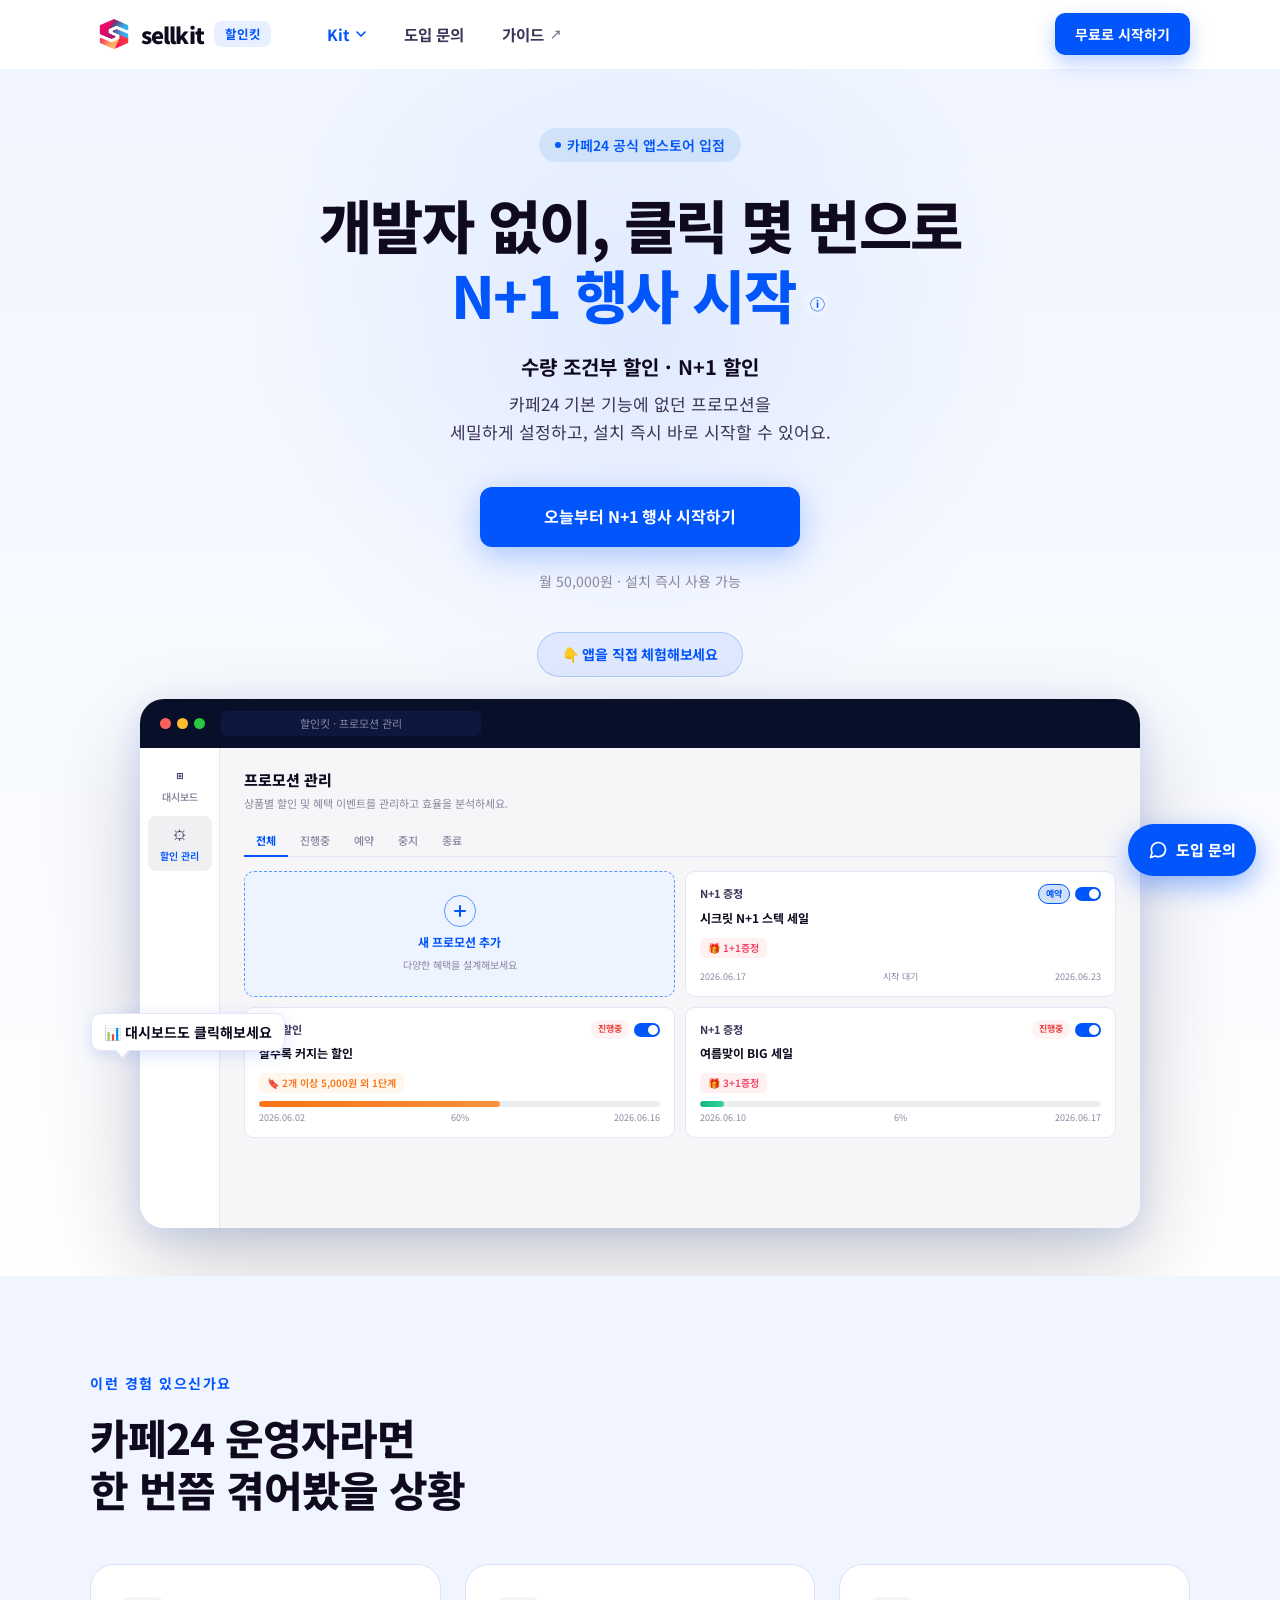
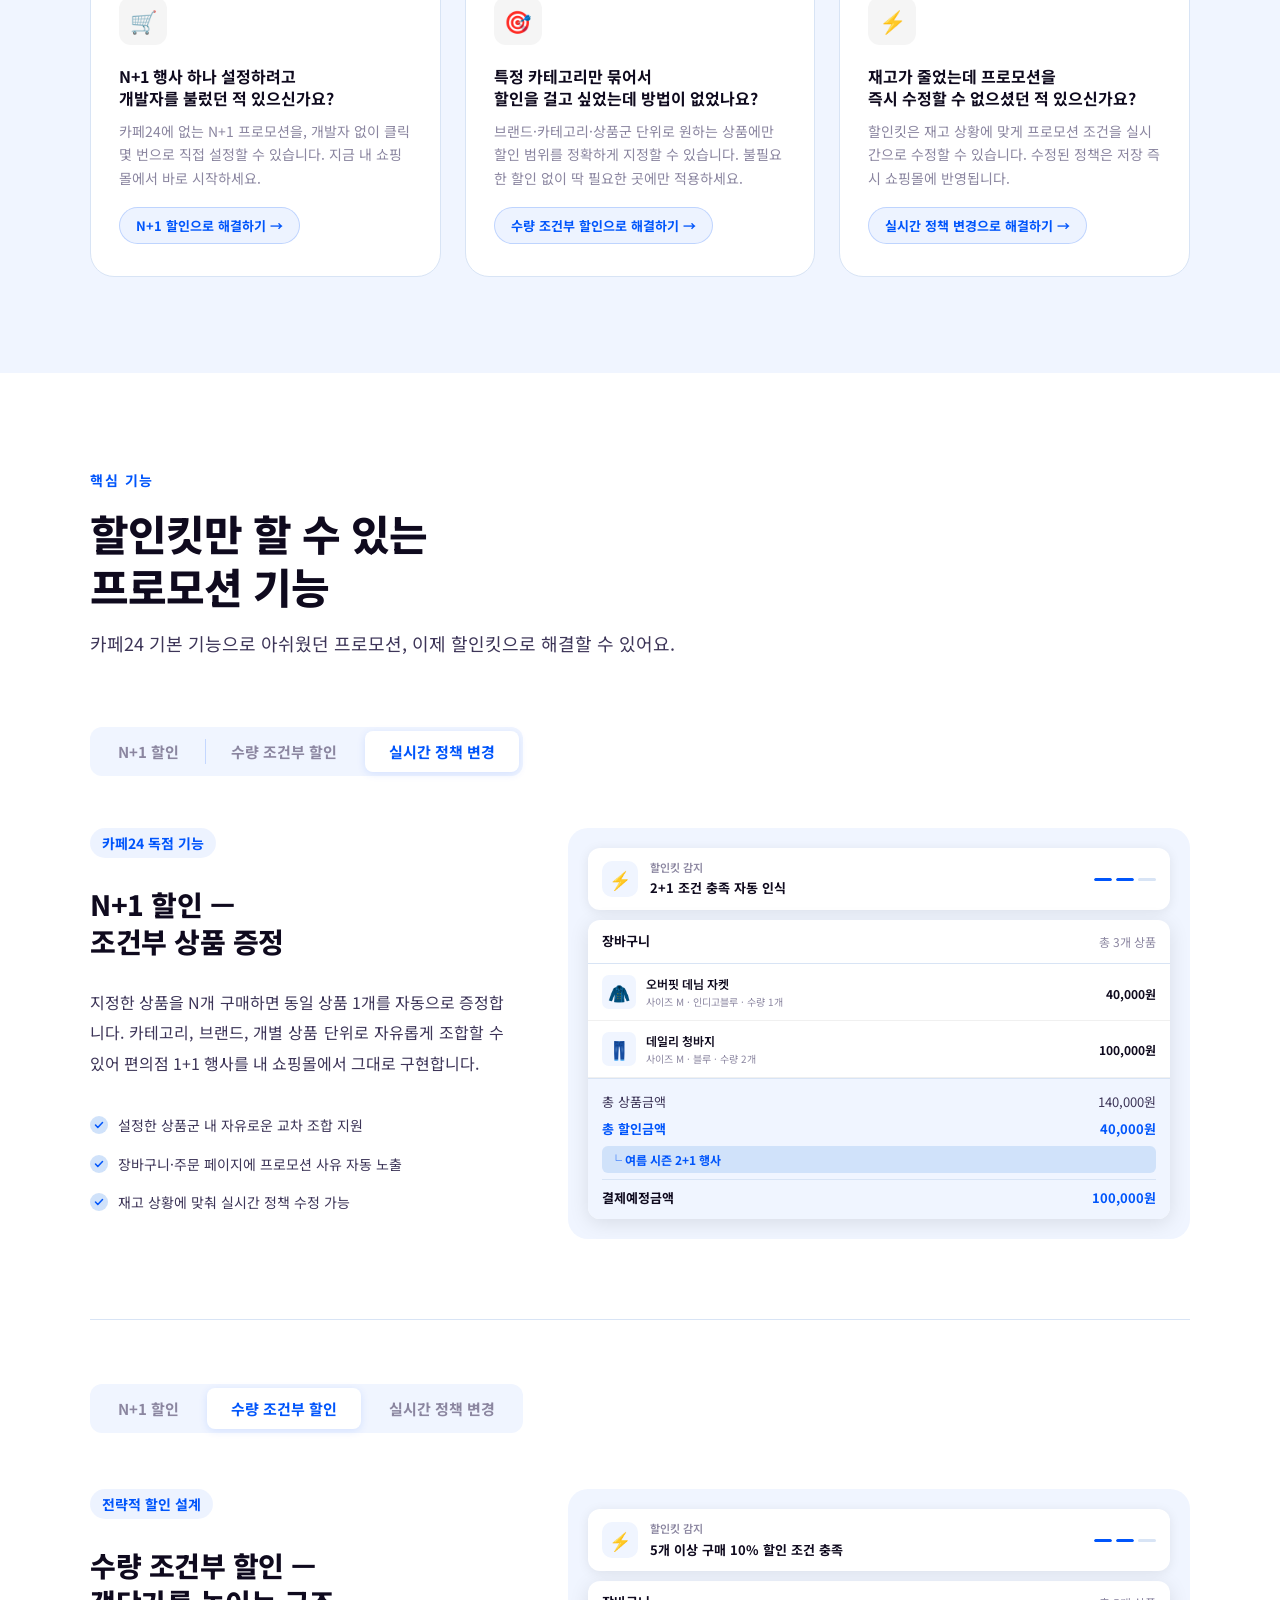
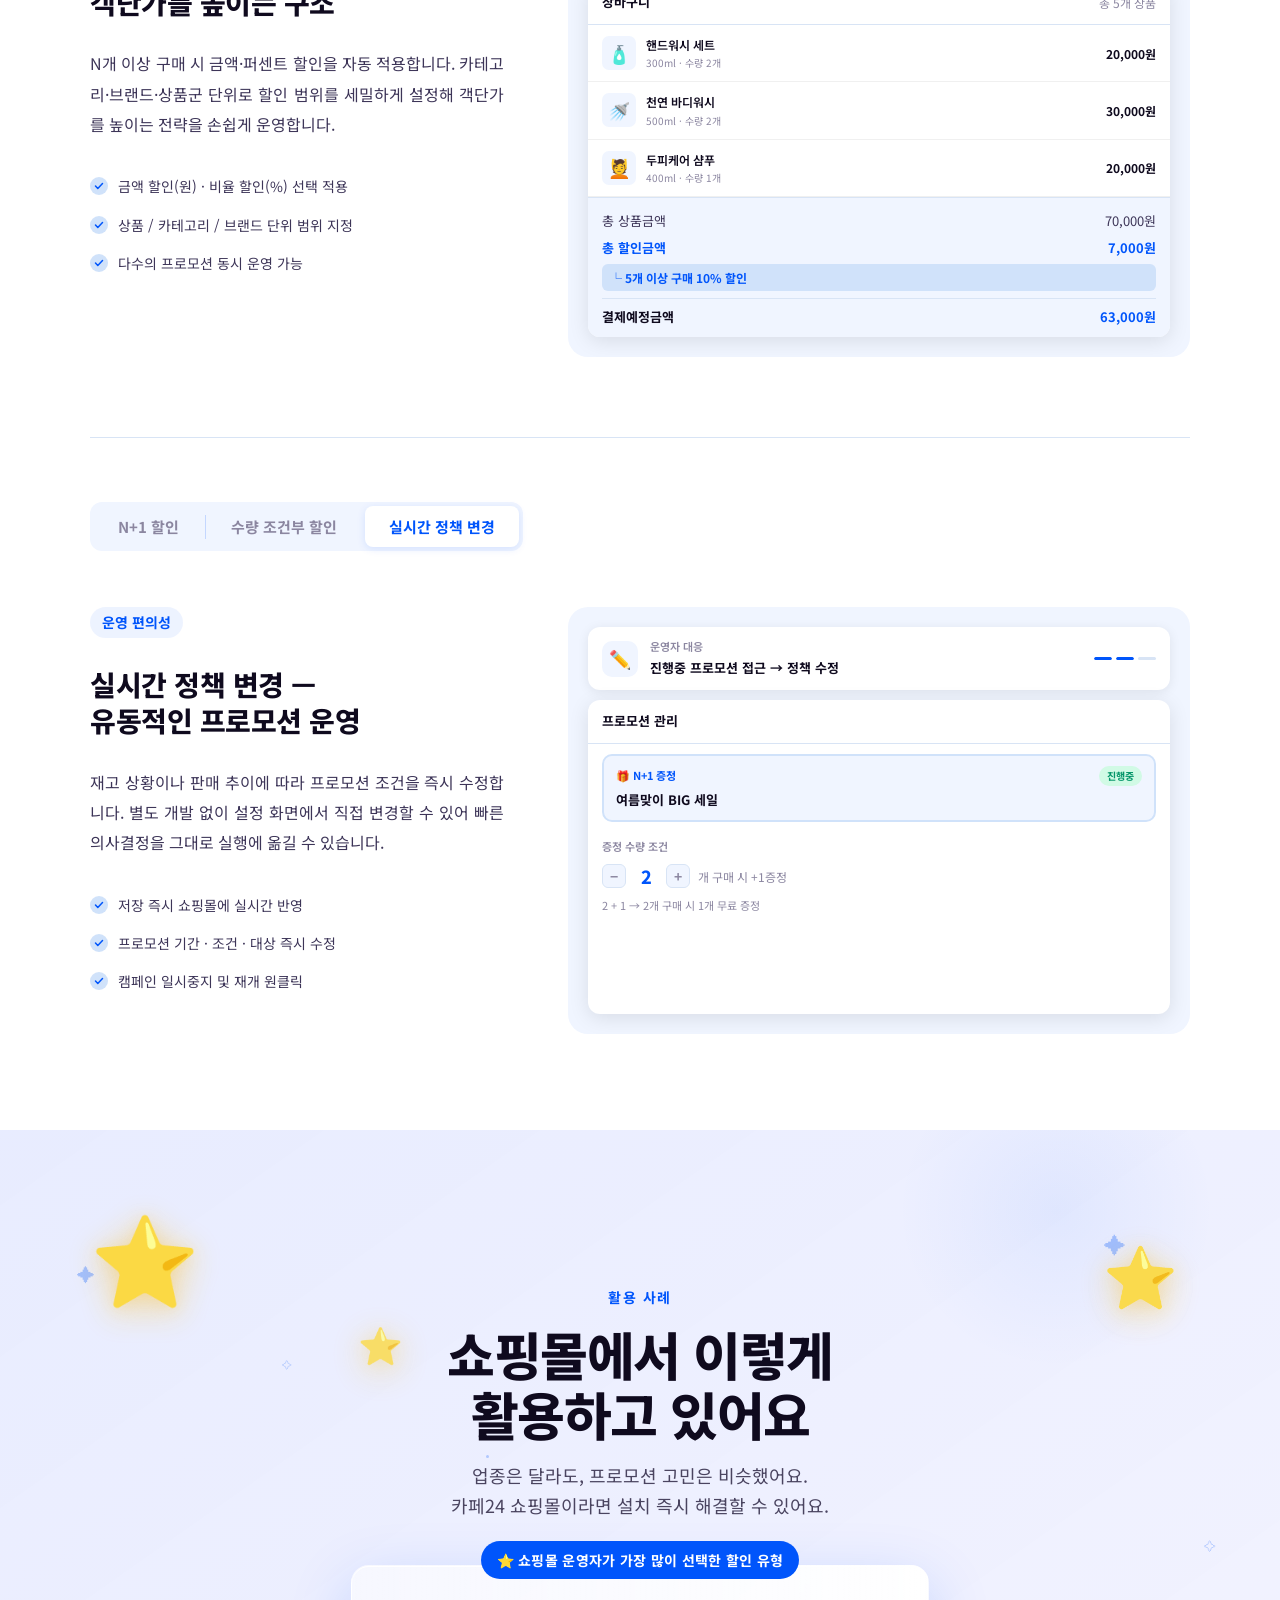
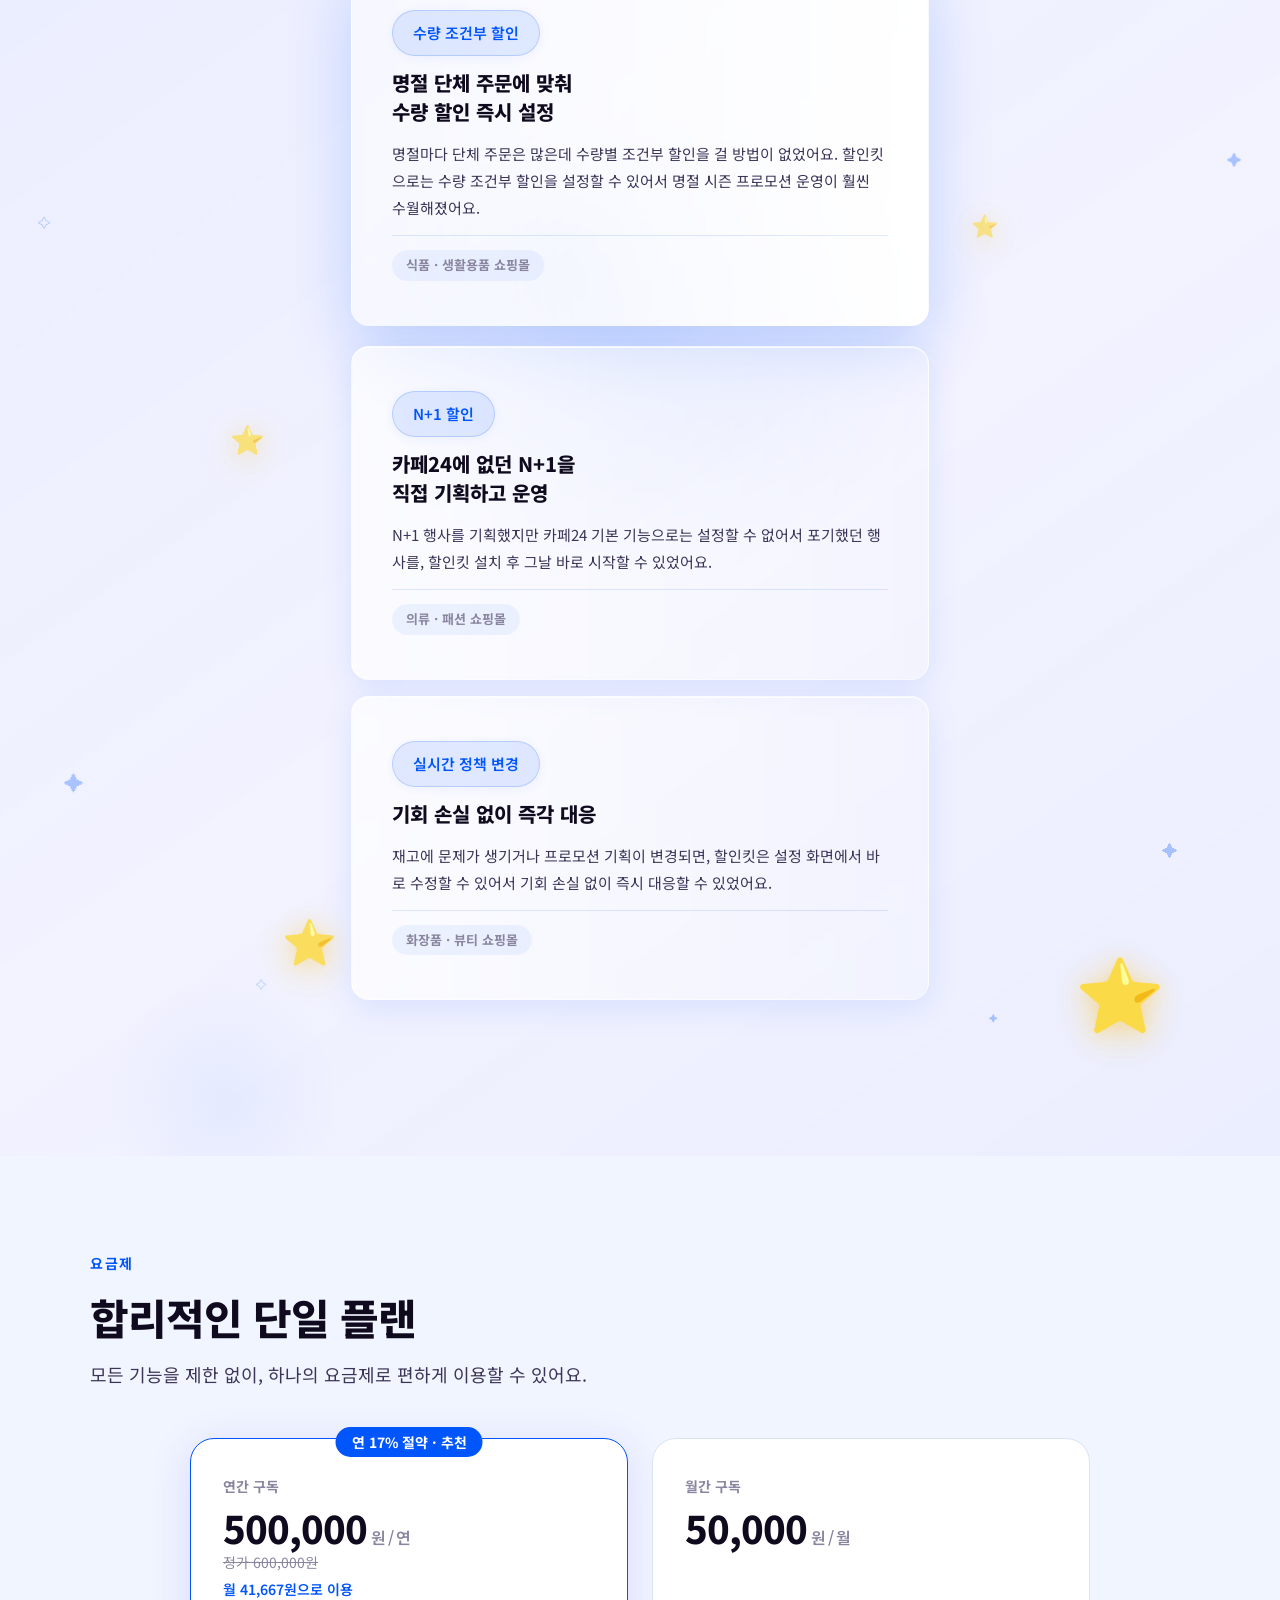
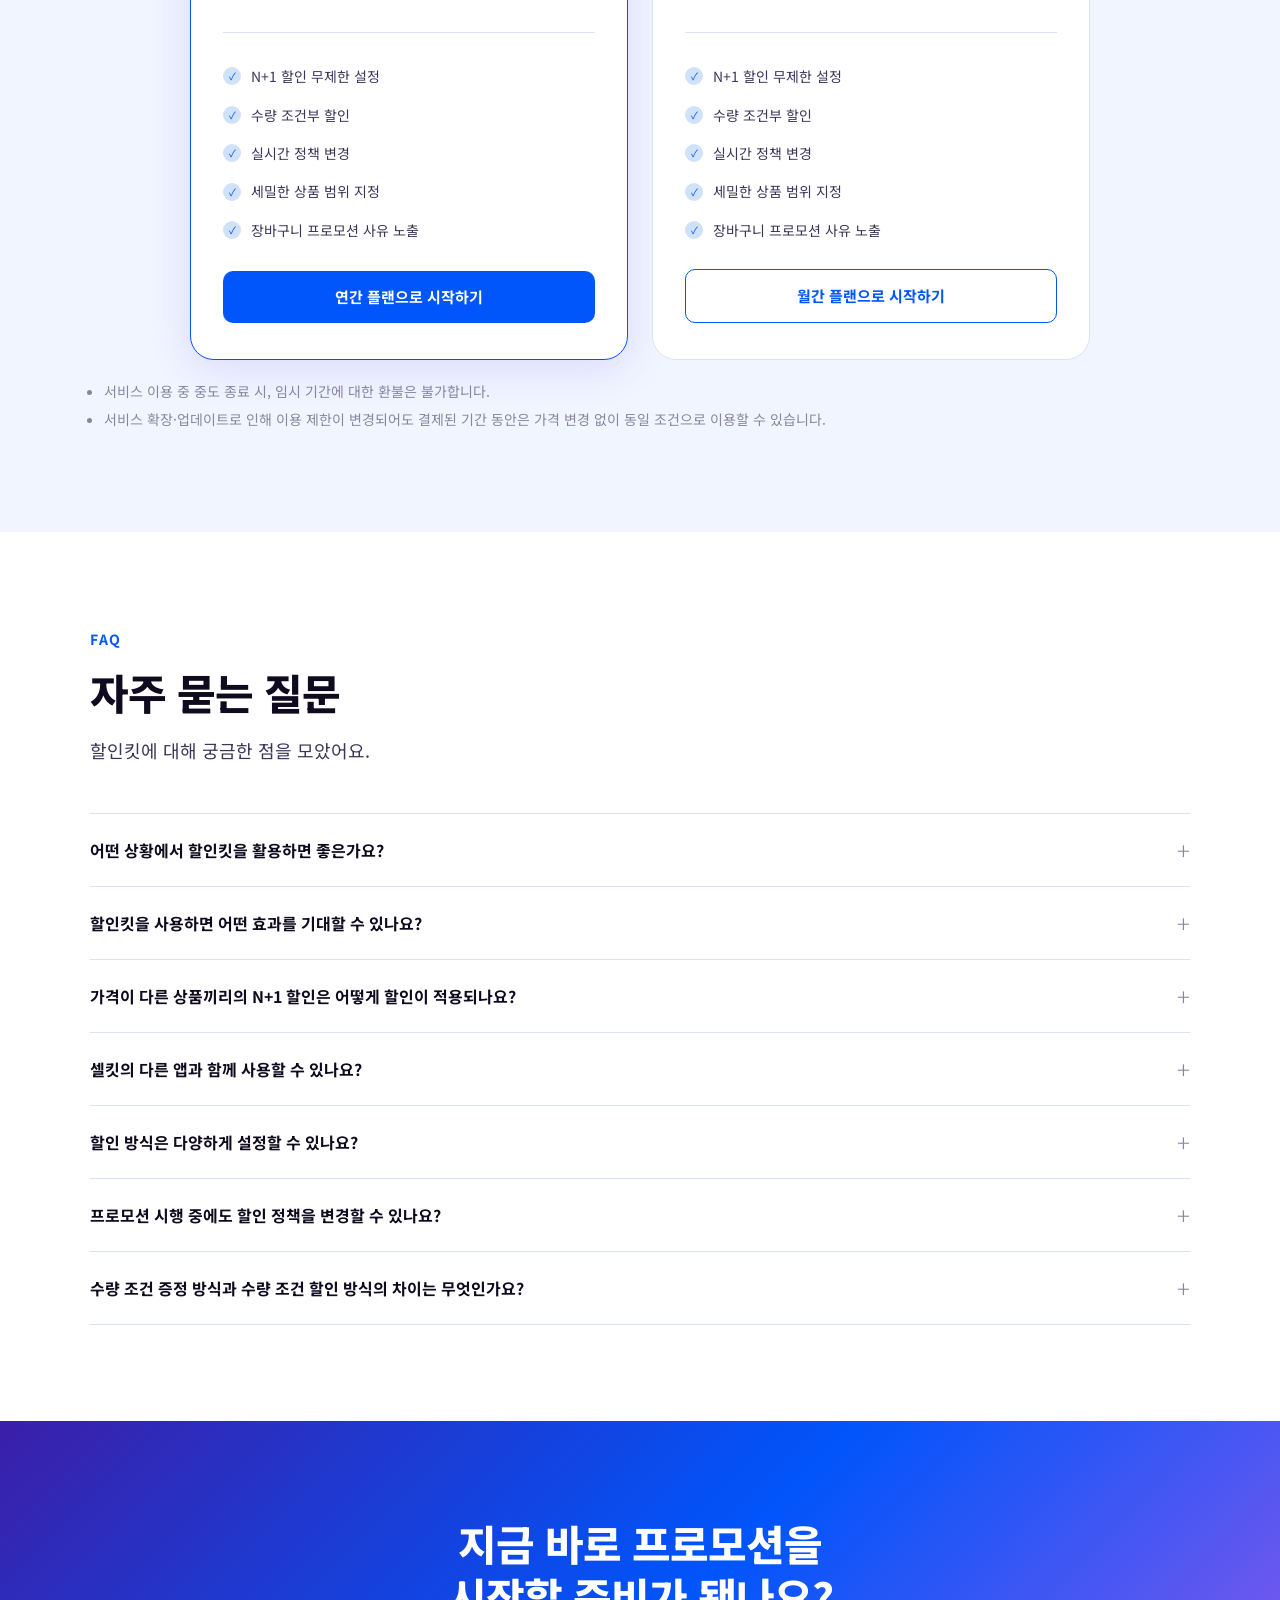
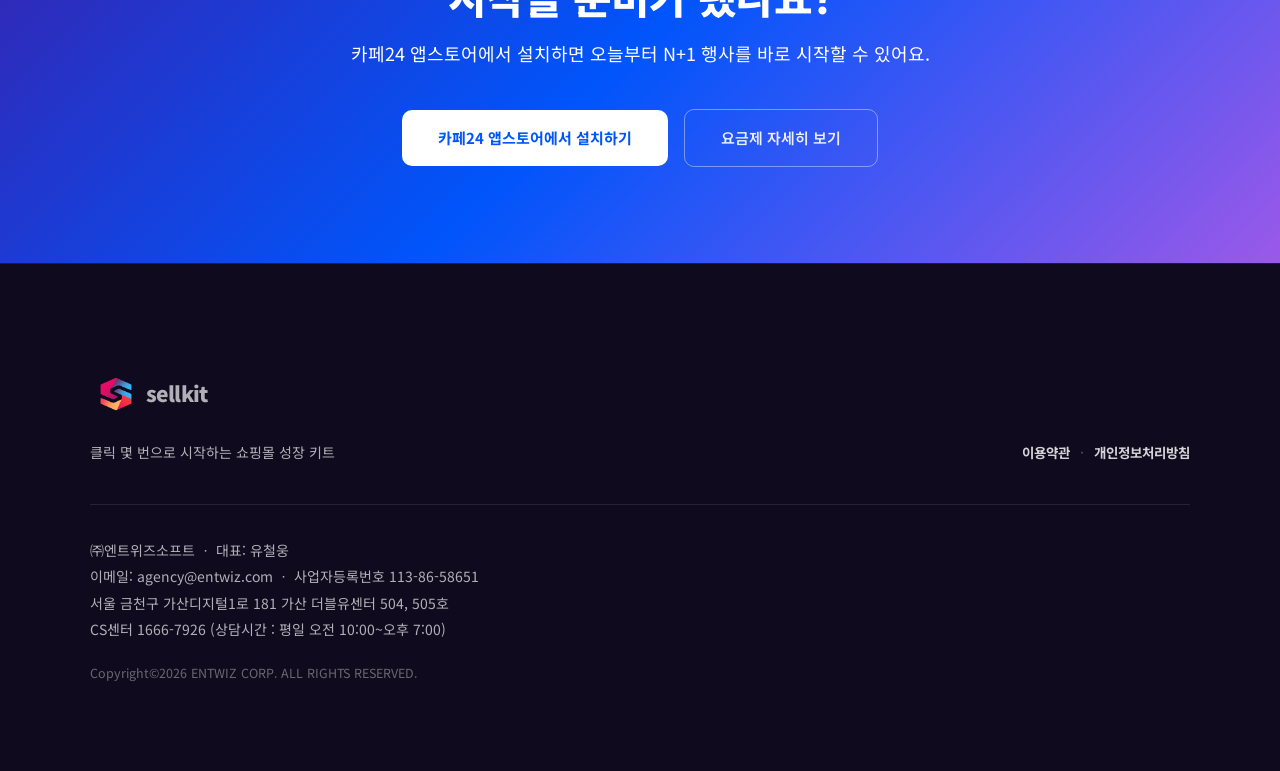
<file: 할인킷/index.html>
<!DOCTYPE html>
<html lang="ko">
<head>
  <meta charset="UTF-8" />
  <meta name="viewport" content="width=device-width, initial-scale=1.0" />
  <title>할인킷 — 카페24 N+1 프로모션 솔루션</title>
  <link rel="preconnect" href="https://fonts.googleapis.com" />
  <link rel="preconnect" href="https://fonts.gstatic.com" crossorigin />
  <link href="https://fonts.googleapis.com/css2?family=Noto+Sans+KR:wght@300;400;500;600;700;800;900&display=swap" rel="stylesheet" />
  <link rel="stylesheet" href="../assets/css/sellkit-hf.css" />
  <style>
    *, *::before, *::after { box-sizing: border-box; margin: 0; padding: 0; }

    :root {
      --brand: #0055fb;
      --brand-dark: #0040C0;
      --brand-light: #D0E2FA;
      --brand-mid: #5C9BF5;
      --brand-rgb: 0,85,251;
      --dark: #0F0A1E;
      --body: #3D3558;
      --muted: #8B86A0;
      --border: #D8E4F5;
      --bg: #FFFFFF;
      --bg-subtle: #F5F8FF;
      --success: #10B981;
      --radius: 14px;
      --radius-lg: 24px;
    }

    html { scroll-behavior: smooth; }

    body {
      font-family: 'Noto Sans KR', sans-serif;
      color: var(--body);
      background: var(--bg);
      line-height: 1.6;
      -webkit-font-smoothing: antialiased;
      overflow-x: hidden;
    }

    /* ── NAV ── */
    .nav {
      position: sticky;
      top: 0;
      z-index: 100;
      background: rgba(255,255,255,0.92);
      backdrop-filter: blur(16px);
      border-bottom: 1px solid var(--border);
      padding: 0 40px;
    }
    .nav-inner {
      max-width: 1100px;
      margin: 0 auto;
      height: 64px;
      display: flex;
      align-items: center;
      justify-content: space-between;
    }
    .logo {
      display: flex;
      align-items: center;
      gap: 6px;
      text-decoration: none;
    }
    .logo-img {
      height: 52px;
      width: auto;
      display: block;
    }
    .logo-sellkit {
      font-size: 17px;
      font-weight: 700;
      color: #555;
      letter-spacing: 0;
    }
    .logo-sep {
      font-size: 14px;
      font-weight: 300;
      color: #ccc;
    }
    .logo-product {
      font-size: 17px;
      font-weight: 800;
      color: var(--brand);
      letter-spacing: -0.5px;
    }
    .nav-cta {
      background: var(--brand);
      color: #fff;
      border: none;
      padding: 10px 22px;
      border-radius: 8px;
      font-size: 14px;
      font-weight: 600;
      cursor: pointer;
      font-family: inherit;
      transition: background 0.2s;
      text-decoration: none;
    }
    .nav-cta:hover { background: var(--brand-dark); }

    /* ── HERO ── */
    .hero {
      padding: 60px 40px 48px;
      text-align: center;
      background: linear-gradient(180deg, var(--bg-subtle) 0%, #fff 100%);
      position: relative;
      overflow: hidden;
    }
    .hero::before {
      content: '';
      position: absolute;
      top: -120px; left: 50%;
      transform: translateX(-50%);
      width: 800px; height: 800px;
      background: radial-gradient(circle, rgba(108,62,244,0.08) 0%, transparent 70%);
      pointer-events: none;
    }
    .hero-eyebrow {
      display: inline-flex;
      align-items: center;
      gap: 6px;
      background: var(--brand-light);
      color: var(--brand);
      font-size: 14px;
      font-weight: 600;
      padding: 6px 16px;
      border-radius: 20px;
      margin-bottom: 28px;
    }
    .hero-eyebrow-dot {
      width: 6px; height: 6px;
      border-radius: 50%;
      background: var(--brand);
    }
    .hero h1 {
      font-size: clamp(36px, 5vw, 58px);
      font-weight: 800;
      color: var(--dark);
      line-height: 1.2;
      letter-spacing: -1.5px;
      margin-bottom: 20px;
      max-width: 780px;
      margin-left: auto;
      margin-right: auto;
    }
    .hero h1 em {
      font-style: normal;
      color: var(--brand);
    }
    .hero-sub {
      font-size: 17px;
      color: var(--body);
      max-width: 520px;
      margin: 0 auto 40px;
      font-weight: 400;
      line-height: 1.7;
    }
    .hero-sub-em {
      display: block;
      font-size: 20px;
      font-weight: 700;
      color: var(--dark);
      margin-bottom: 6px;
    }

    /* CTA 버튼 텍스트 교체 애니메이션 */
    .cta-btn {
      position: relative;
      display: inline-block;
      background: var(--brand);
      color: #fff;
      border: none;
      padding: 18px 40px;
      border-radius: 12px;
      font-size: 16px;
      font-weight: 700;
      cursor: pointer;
      font-family: inherit;
      transition: background 0.2s, transform 0.15s, box-shadow 0.2s;
      box-shadow: 0 8px 32px rgba(108,62,244,0.3);
      min-width: 320px;
      height: 60px;
      overflow: hidden;
      text-decoration: none;
    }
    .cta-btn:hover {
      background: var(--brand-dark);
      transform: translateY(-2px);
      box-shadow: 0 12px 40px rgba(108,62,244,0.4);
    }
    .cta-text {
      position: absolute;
      top: 50%; left: 50%;
      transform: translate(-50%, -50%);
      white-space: nowrap;
      width: 100%;
      text-align: center;
      transition: opacity 0.5s, transform 0.5s;
    }
    .cta-text.hidden {
      opacity: 0;
      transform: translate(-50%, calc(-50% + 12px));
    }

    .hero-note {
      margin-top: 16px;
      font-size: 14px;
      color: var(--muted);
    }

    /* ── N+1 툴팁 ── */
    .n1-tip {
      position: relative;
      display: inline-block;
      cursor: default;
      outline: none;
    }
    .n1-tip-icon {
      display: inline-flex;
      align-items: center;
      justify-content: center;
      width: 26px;
      height: 26px;
      background: rgba(255,255,255,0.25);
      border-radius: 50%;
      font-size: 15px;
      font-weight: 700;
      font-style: normal;
      color: inherit;
      margin-left: 8px;
      vertical-align: middle;
      cursor: pointer;
      line-height: 1;
    }
    .n1-tip-box {
      position: absolute;
      top: 60%;
      left: calc(100% + 12px);
      transform: translateY(-50%) translateX(-4px);
      background: #fff;
      color: #111827;
      font-size: 13px;
      font-weight: 500;
      font-style: normal;
      line-height: 1.6;
      padding: 9px 14px;
      border-radius: 10px;
      white-space: nowrap;
      opacity: 0;
      pointer-events: none;
      transition: opacity 0.18s ease, transform 0.18s ease;
      z-index: 200;
      box-shadow: 0 8px 24px rgba(0,0,0,0.18);
      border: 1px solid rgba(0,0,0,0.08);
    }
    .n1-tip-box::after {
      content: '';
      position: absolute;
      top: 50%;
      left: -12px;
      transform: translateY(-50%);
      border: 6px solid transparent;
      border-right-color: #fff;
    }
    .n1-tip:hover .n1-tip-box,
    .n1-tip.n1-tip-open .n1-tip-box {
      opacity: 1;
      transform: translateY(-50%) translateX(0);
    }
    @media (max-width: 768px) {
      .n1-tip-box {
        position: fixed;
        top: auto;
        left: 50%;
        bottom: 72vh;
        transform: translateX(-50%);
      }
      .n1-tip-box::after {
        top: 100%;
        left: 50%;
        transform: translateX(-50%);
        border: 6px solid transparent;
        border-top-color: #111827;
        border-right-color: transparent;
      }
      .n1-tip:hover .n1-tip-box,
      .n1-tip.n1-tip-open .n1-tip-box {
        transform: translateX(-50%);
        opacity: 1;
      }
    }

    /* ── 히어로 앱 목업 ── */
    .hero-preview-wrap {
      margin-top: 40px;
      display: flex;
      flex-direction: column;
      align-items: center;
      gap: 14px;
    }
    .hero-preview-wrap, .hero-preview-wrap *,
    .hero-preview-wrap button, .hero-preview-wrap a,
    .hero-preview-wrap [role="button"] {
      cursor: none !important;
    }

    /* ── 커스텀 커서 ── */
    #custom-cursor {
      position: fixed;
      top: 0; left: 0;
      pointer-events: none;
      z-index: 99999;
      visibility: hidden;
    }
    #custom-cursor img { display: block; width: 72px; height: auto; mix-blend-mode: multiply; }
    #custom-cursor.active { visibility: visible; }
    @media (hover: none) { #custom-cursor { display: none; } }
    .hero-visual {
      width: 100%;
      max-width: 1000px;
      position: relative;
    }
    .app-wrap {
      border-radius: var(--radius-lg);
      overflow: hidden;
      box-shadow: 0 40px 100px rgba(15,10,30,0.2), 0 8px 32px rgba(108,62,244,0.14);
      transition: transform 0.35s cubic-bezier(0.34, 1.2, 0.64, 1), box-shadow 0.35s;
    }
    .hero-preview-wrap:hover .app-wrap {
      transform: scale(1.025);
      box-shadow: 0 56px 130px rgba(15,10,30,0.26), 0 16px 50px rgba(108,62,244,0.22);
    }
    .app-bar {
      background: #1C1530;
      padding: 12px 20px;
      display: flex;
      align-items: center;
      gap: 6px;
    }
    @keyframes returnPulse {
      0%, 100% { box-shadow: 0 0 0 0 rgba(108,62,244,0.7); transform: scale(1); }
      50%       { box-shadow: 0 0 0 7px rgba(108,62,244,0); transform: scale(1.05); }
    }
    .return-admin-btn { display:none; margin-left:auto; background:#6C3EF4; color:#fff; border:none; border-radius:7px; padding:5px 13px; font-size:10.5px; font-weight:700; cursor:pointer; white-space:nowrap; letter-spacing:-0.2px; }
    .return-admin-btn.visible { display:block; animation:returnPulse 1.8s ease-in-out infinite; }
    .dot { width: 11px; height: 11px; border-radius: 50%; }
    .dot-r { background: #FF5F57; }
    .dot-y { background: #FEBC2E; }
    .dot-g { background: #28C840; }
    .app-url {
      margin-left: 10px;
      background: #2A2040;
      border-radius: 6px;
      padding: 4px 16px;
      font-size: 11px;
      color: #8B86A0;
      flex: 1;
      max-width: 260px;
    }
    .app-body {
      display: flex;
      background: #EEEEF6;
      height: 480px;
      position: relative;
    }
    .save-modal { position:absolute; inset:0; background:rgba(15,10,30,0.6); z-index:300; display:flex; align-items:center; justify-content:center; opacity:0; pointer-events:none; transition:opacity 0.2s; }
    .save-modal.active { opacity:1; pointer-events:all; }
    .save-modal-box { background:#fff; border-radius:16px; padding:28px 22px; text-align:center; width:232px; box-shadow:0 24px 64px rgba(15,10,30,0.35); transform:translateY(10px); transition:transform 0.25s; }
    .save-modal.active .save-modal-box { transform:translateY(0); }
    .save-modal-icon { width:48px; height:48px; border-radius:50%; background:#6C3EF4; color:#fff; display:flex; align-items:center; justify-content:center; font-size:22px; font-weight:800; margin:0 auto 12px; }
    .save-modal-title { font-size:14px; font-weight:800; color:#0F0A1E; margin-bottom:6px; line-height:1.4; }
    .save-modal-sub { font-size:10.5px; color:#8B86A0; line-height:1.6; margin-bottom:18px; word-break:keep-all; }
    .save-modal-btn { background:#6C3EF4; color:#fff; border:none; border-radius:10px; padding:11px 0; font-size:11px; font-weight:700; cursor:pointer; width:100%; transition:background 0.15s; }
    .save-modal-btn:hover { background:#4C28CC; }
    .app-tooltip {
      position: absolute;
      background: #fff;
      border: 1.5px solid #E8E4F5;
      border-radius: 10px;
      padding: 7px 12px;
      font-size: 14px;
      font-weight: 700;
      color: #0F0A1E;
      box-shadow: 0 4px 16px rgba(108,62,244,0.15);
      white-space: nowrap;
      z-index: 50;
      pointer-events: none;
      opacity: 0;
      transition: opacity 0.4s ease;
    }
    .app-tooltip.visible {
      opacity: 1;
      animation: tipBob 2s ease-in-out infinite 0.6s;
    }
    @keyframes tipBob {
      0%, 100% { transform: translateY(0) scale(1); }
      50% { transform: translateY(-5px) scale(1.04); }
    }
    .app-tooltip::before {
      content: '';
      position: absolute;
      right: -9px;
      top: 50%;
      transform: translateY(-50%);
      border-top: 7px solid transparent;
      border-bottom: 7px solid transparent;
      border-left: 8px solid #E8E4F5;
    }
    .app-tooltip::after {
      content: '';
      position: absolute;
      right: -6.5px;
      top: 50%;
      transform: translateY(-50%);
      border-top: 6px solid transparent;
      border-bottom: 6px solid transparent;
      border-left: 7px solid #fff;
    }
    .app-tip-dashboard { top: 65px; left: auto; right: calc(100% + 10px); }
    .app-tip-addpromo  { top: 210px; left: -60px; right: auto; }
    .app-tip-promo-nav { top: 130px; left: auto; right: calc(100% + 10px); }
    @media (min-width: 769px) and (max-width: 1400px) {
      .app-tooltip::before {
        right: auto; left: -9px;
        border-left: none; border-right: 8px solid #E8E4F5;
        border-top: 7px solid transparent; border-bottom: 7px solid transparent;
      }
      .app-tooltip::after {
        right: auto; left: -6.5px;
        border-left: none; border-right: 7px solid #fff;
        border-top: 6px solid transparent; border-bottom: 6px solid transparent;
      }
      .app-tip-dashboard { top: 10px; left: 8px; right: auto; }
      .app-tip-dashboard::before {
        left: 24px; right: auto; top: auto; bottom: -9px; transform: none;
        border-top: 8px solid #E8E4F5; border-bottom: none;
        border-left: 7px solid transparent; border-right: 7px solid transparent;
      }
      .app-tip-dashboard::after {
        left: 24px; right: auto; top: auto; bottom: -6.5px; transform: none;
        border-top: 7px solid #fff; border-bottom: none;
        border-left: 6px solid transparent; border-right: 6px solid transparent;
      }
      .app-tip-promo-nav { top: 180px; left: 8px; right: auto; }
      .app-tip-promo-nav::before {
        left: 24px; right: auto; top: -9px; bottom: auto; transform: none;
        border-bottom: 8px solid #E8E4F5; border-top: none;
        border-left: 7px solid transparent; border-right: 7px solid transparent;
      }
      .app-tip-promo-nav::after {
        left: 24px; right: auto; top: -6.5px; bottom: auto; transform: none;
        border-bottom: 7px solid #fff; border-top: none;
        border-left: 6px solid transparent; border-right: 6px solid transparent;
      }
      .app-tip-addpromo { top: 300px; left: 110px; right: auto; }
      .app-tip-addpromo::before {
        left: 24px; right: auto; top: -9px; bottom: auto; transform: none;
        border-bottom: 8px solid #E8E4F5; border-top: none;
        border-left: 7px solid transparent; border-right: 7px solid transparent;
      }
      .app-tip-addpromo::after {
        left: 24px; right: auto; top: -6.5px; bottom: auto; transform: none;
        border-bottom: 7px solid #fff; border-top: none;
        border-left: 6px solid transparent; border-right: 6px solid transparent;
      }
    }
    @media (max-width: 768px) {
      .app-tooltip::before {
        right: auto; left: 20px; top: -9px; transform: none;
        border-top: none; border-right: 7px solid transparent;
        border-bottom: 8px solid #E8E4F5; border-left: 7px solid transparent;
      }
      .app-tooltip::after {
        right: auto; left: 20px; top: -6.5px; transform: none;
        border-top: none; border-right: 6px solid transparent;
        border-bottom: 7px solid #fff; border-left: 6px solid transparent;
      }
      .app-tip-dashboard { top: 100px; left: 23%; right: auto; }
      .app-tip-promo-nav { top: 100px; left: 23%; right: auto; }
      .app-tip-addpromo  { top: 340px; left: 23%; right: auto; }
    }
    .app-sidebar {
      width: 80px;
      background: #fff;
      border-right: 1px solid #E8E4F5;
      padding: 8px 8px;
      display: flex;
      flex-direction: column;
      align-items: center;
      gap: 4px;
      flex-shrink: 0;
    }
    .app-nav {
      width: 64px;
      padding: 7px 6px;
      border-radius: 8px;
      display: flex;
      flex-direction: column;
      align-items: center;
      gap: 3px;
    }
    .app-nav.active { background: #EDE9FE; }
    .app-nav[data-screen] { cursor: pointer; transition: background 0.15s; }
    .app-nav[data-screen]:hover { background: #F3F0FE; }
    .app-nav[data-screen]:hover .app-nav-text { color: #6C3EF4; }
    .app-nav-icon { font-size: 14px; }
    .app-nav-text { font-size: 10px; font-weight: 600; color: #8B86A0; transition: color 0.15s; }
    .app-nav.active .app-nav-text { color: #6C3EF4; }
    .app-card-add { cursor: pointer; transition: border-color 0.15s, background 0.15s, transform 0.15s; }
    .app-card-add:hover { border-color: #6C3EF4; background: rgba(108,62,244,0.06); transform: scale(1.02); }
    .app-add-circle { transition: transform 0.3s cubic-bezier(0.34, 1.56, 0.64, 1); }
    .app-card-add:hover .app-add-circle { transform: rotate(90deg) scale(1.25); }
    @keyframes addCardGlow {
      0%, 100% { box-shadow: 0 0 0 0 rgba(108,62,244,0); }
      50% { box-shadow: 0 0 14px 5px rgba(108,62,244,0.28); }
    }
    @media (hover: hover) and (pointer: fine) {
      .app-card-add { animation: addCardGlow 3s ease-in-out infinite; }
      .app-card-add:hover { border-color: #6C3EF4; background: rgba(108,62,244,0.06); transform: scale(1.02); }
    }
    @keyframes hintFloat {
      0%, 100% { transform: translateY(0); }
      50% { transform: translateY(-6px); }
    }
    .hero-preview-hint {
      display: inline-flex;
      align-items: center;
      gap: 8px;
      font-size: 14px;
      font-weight: 700;
      color: var(--brand);
      background: rgba(108,62,244,0.08);
      border: 1.5px solid rgba(108,62,244,0.22);
      border-radius: 40px;
      padding: 10px 24px;
      margin-bottom: 8px;
      animation: hintFloat 2.4s ease-in-out infinite;
      letter-spacing: -0.2px;
    }
    .app-main {
      flex: 1;
      padding: 20px 24px;
      overflow-y: auto;
      text-align: left;
    }
    .app-pg-title { font-size: 15px; font-weight: 800; color: #0F0A1E; margin-bottom: 3px; }
    .app-pg-sub { font-size: 11px; color: #8B86A0; margin-bottom: 14px; }
    .app-tabs { display: flex; border-bottom: 1px solid #E8E4F5; margin-bottom: 14px; }
    .app-tab { padding: 5px 12px; font-size: 11px; font-weight: 500; color: #8B86A0; border-bottom: 2px solid transparent; margin-bottom: -1px; }
    .app-tab.on { color: #6C3EF4; font-weight: 700; border-bottom-color: #6C3EF4; }
    .app-grid { display: grid; grid-template-columns: 1fr 1fr; gap: 10px; }
    .app-card-add {
      background: rgba(108,62,244,0.03);
      border: 1.5px dashed #A78BFA;
      border-radius: 10px;
      display: flex; flex-direction: column; align-items: center; justify-content: center;
      gap: 5px; min-height: 120px; padding: 16px;
    }
    .app-add-circle {
      width: 32px; height: 32px; border-radius: 50%;
      border: 1.5px solid #A78BFA;
      position: relative; transform-origin: center center; font-size: 0;
    }
    .app-add-circle::before,
    .app-add-circle::after {
      content: '';
      position: absolute;
      background: #6C3EF4;
      border-radius: 2px;
    }
    .app-add-circle::before { width: 12px; height: 2px; top: 50%; left: 50%; transform: translate(-50%, -50%); }
    .app-add-circle::after  { width: 2px; height: 12px; top: 50%; left: 50%; transform: translate(-50%, -50%); }
    .app-add-title { font-size: 12px; font-weight: 700; color: #6C3EF4; }
    .app-add-sub { font-size: 10px; color: #8B86A0; }
    .app-promo-card {
      background: #fff;
      border: 1px solid #E8E4F5;
      border-radius: 10px;
      padding: 12px 14px;
    }
    .app-promo-top { display: flex; align-items: center; justify-content: space-between; margin-bottom: 4px; }
    .app-promo-type { font-size: 11px; font-weight: 700; color: #3D3558; }
    .app-promo-right { display: flex; align-items: center; gap: 5px; }
    .badge-run { background: #FEF2F2; color: #EF4444; font-size: 9px; font-weight: 700; padding: 2px 7px; border-radius: 20px; }
    .badge-sch { background: #EDE9FE; color: #6C3EF4; font-size: 9px; font-weight: 700; padding: 2px 7px; border-radius: 20px; border: 1px solid #6C3EF4; }
    .badge-stop { background: #F3F4F6; color: #6B7280; font-size: 9px; font-weight: 700; padding: 2px 7px; border-radius: 20px; }
    .badge-end { background: #F1F5F9; color: #94A3B8; font-size: 9px; font-weight: 700; padding: 2px 7px; border-radius: 20px; }
    .app-toggle.off { background: #D1D5DB; }
    .app-toggle.off::after { left: 2px; right: auto; }
    .prog-gray { background: #D1D5DB; }
    .app-toggle {
      width: 26px; height: 14px;
      background: #6C3EF4; border-radius: 7px; position: relative; flex-shrink: 0;
    }
    .app-toggle::after {
      content: ''; position: absolute;
      right: 2px; top: 2px;
      width: 10px; height: 10px;
      background: #fff; border-radius: 50%;
    }
    .app-promo-title { font-size: 12px; font-weight: 700; color: #0F0A1E; margin-bottom: 6px; }
    .app-chip { display: inline-flex; align-items: center; gap: 3px; font-size: 10px; font-weight: 600; padding: 2px 8px; border-radius: 5px; margin-bottom: 8px; }
    .chip-qty { background: #FFF7ED; color: #F97316; }
    .chip-n1  { background: #FFF1F2; color: #F43F5E; }
    .app-prog { background: #F0F0F8; border-radius: 4px; height: 6px; overflow: hidden; margin-bottom: 4px; }
    .app-prog-fill { height: 100%; border-radius: 4px; }
    .prog-orange { background: linear-gradient(90deg, #F97316, #FB923C); }
    .prog-green  { background: linear-gradient(90deg, #10B981, #34D399); }
    .app-prog-dates { display: flex; justify-content: space-between; font-size: 9px; color: #8B86A0; }
    .app-sch-dates { display: flex; justify-content: space-between; font-size: 9px; color: #8B86A0; margin-top: 4px; }
    /* ── 화면 전환 ── */
    .app-screen { display: none; }
    .app-screen.active { display: block; animation: screenFade 0.22s ease; }
    @keyframes screenFade { from { opacity:0; transform:translateY(4px); } to { opacity:1; transform:translateY(0); } }
    /* ── 대시보드 ── */
    .dash-header { display: flex; align-items: center; justify-content: space-between; margin-bottom: 8px; }
    .dash-period { display: flex; gap: 3px; }
    .dash-pBtn { padding: 3px 8px; border-radius: 5px; font-size: 10px; font-weight: 600; color: #8B86A0; background: #F0F0F8; cursor: default; }
    .dash-pBtn.on { background: #6C3EF4; color: #fff; }
    .dash-section-label { font-size: 10px; font-weight: 700; color: #3D3558; margin-bottom: 6px; }
    .dash-kpi { display: grid; grid-template-columns: repeat(3,1fr); gap: 7px; margin-bottom: 8px; }
    .dash-kpi-card { background: #fff; border: 1px solid #E8E4F5; border-radius: 8px; padding: 8px 10px; }
    .dash-kpi-label { font-size: 9px; color: #8B86A0; margin-bottom: 3px; }
    .dash-kpi-val { font-size: 13px; font-weight: 800; color: #0F0A1E; }
    .dash-card { background: #fff; border: 1px solid #E8E4F5; border-radius: 8px; padding: 10px 12px; margin-bottom: 8px; }
    .dash-card-title { font-size: 10px; font-weight: 700; color: #3D3558; margin-bottom: 7px; }
    .dash-table { width: 100%; border-collapse: collapse; }
    .dash-table th { font-size: 9px; color: #8B86A0; font-weight: 600; padding: 3px 4px; border-bottom: 1px solid #E8E4F5; text-align: left; }
    .dash-table td { font-size: 10px; color: #3D3558; padding: 4px 4px; border-bottom: 1px solid #F8F8FC; }
    .dash-table td.right { text-align: right; }
    .dash-total td { font-weight: 700 !important; color: #0F0A1E !important; border-top: 1px solid #E8E4F5; border-bottom: none !important; }

    /* ── 프로모션 생성 화면 ── */
    .create-back {
      display: inline-flex; align-items: center; gap: 4px;
      font-size: 12px; color: #6C3EF4; font-weight: 600;
      cursor: pointer; margin-bottom: 12px; padding: 3px 0;
    }
    .create-back:hover { opacity: 0.75; }
    .txt-brand { color: #6C3EF4; font-weight: 700; }
    .create-section {
      margin-bottom: 16px; padding-bottom: 16px;
      border-bottom: 1px solid #F0EEF8;
    }
    .create-section-title {
      font-size: 14px; font-weight: 800; color: #0F0A1E; margin-bottom: 12px;
    }
    .create-field { margin-bottom: 11px; }
    .create-field:last-child { margin-bottom: 0; }
    .create-label {
      display: block; font-size: 12px; font-weight: 600;
      color: #3D3558; margin-bottom: 6px;
    }
    .create-input {
      width: 100%; border: 1px solid #E8E4F5; border-radius: 7px;
      padding: 9px 12px; font-size: 12px; color: #0F0A1E;
      background: #fff; font-family: inherit; outline: none;
    }
    .create-input::placeholder { color: #C4BEDD; }
    .create-date-row {
      display: flex; align-items: center; gap: 6px; flex-wrap: wrap;
    }
    .create-date-box {
      background: #fff; border: 1px solid #E8E4F5; border-radius: 7px;
      padding: 8px 12px; color: #8B86A0; font-size: 11px;
      display: flex; align-items: center; gap: 5px;
      transition: color 0.3s;
    }
    .date-tilde { color: #8B86A0; font-size: 12px; }
    .create-option-row { display: grid; grid-template-columns: 1fr 1fr; gap: 8px; }
    .create-option {
      border: 1.5px solid #E8E4F5; border-radius: 10px;
      padding: 12px 12px; background: #fff;
    }
    .create-option.selected {
      border-color: #6C3EF4;
      background: rgba(108,62,244,0.03);
    }
    .option-icon { font-size: 22px; margin-bottom: 5px; }
    .option-icon.pct {
      width: 28px; height: 28px; background: #F3F4F6; border-radius: 5px;
      display: flex; align-items: center; justify-content: center;
      font-size: 13px; font-weight: 700; color: #6B7280; margin-bottom: 5px;
    }
    .option-name { font-size: 13px; font-weight: 700; color: #0F0A1E; }
    .option-desc { font-size: 10px; color: #8B86A0; margin-top: 3px; line-height: 1.5; }
    .create-tag-row { display: flex; gap: 5px; margin-bottom: 7px; flex-wrap: wrap; }
    .create-tag {
      background: rgba(108,62,244,0.08); color: #6C3EF4;
      font-size: 11px; font-weight: 600; padding: 4px 10px; border-radius: 5px;
    }
    .create-product-area {
      border: 1.5px dashed #D1D5DB; border-radius: 9px;
      background: rgba(108,62,244,0.02);
      display: flex; flex-direction: column; align-items: center;
      justify-content: center; gap: 6px; padding: 16px; min-height: 64px;
    }
    .create-product-plus {
      width: 26px; height: 26px; border-radius: 50%;
      border: 1.5px solid #A78BFA;
      display: flex; align-items: center; justify-content: center;
      font-size: 16px; color: #6C3EF4; line-height: 1;
    }
    .create-product-hint { font-size: 11px; color: #8B86A0; }
    .n1-box {
      background: #F9F7FF; border: 1px solid #E8E4F5;
      border-radius: 9px; padding: 12px 14px;
    }
    .n1-box-title { font-size: 12px; font-weight: 700; color: #3D3558; margin-bottom: 10px; }
    .n1-stepper-row {
      display: flex; align-items: center; gap: 7px; margin-bottom: 10px;
    }
    .n1-btn {
      width: 26px; height: 26px; border: 1px solid #E8E4F5;
      border-radius: 5px; background: #fff;
      display: flex; align-items: center; justify-content: center;
      font-size: 15px; color: #3D3558;
    }
    .n1-val {
      width: 36px; height: 26px; border: 1px solid #E8E4F5;
      border-radius: 5px; background: #fff;
      display: flex; align-items: center; justify-content: center;
      font-size: 15px; font-weight: 700; color: #0F0A1E;
    }
    .n1-label { font-size: 12px; font-weight: 700; color: #6C3EF4; }
    .n1-preview-row {
      display: flex; align-items: center; gap: 6px;
      background: #fff; border: 1px solid #E8E4F5;
      border-radius: 7px; padding: 8px 12px;
    }
    .n1-num {
      width: 20px; height: 20px; background: #6C3EF4; border-radius: 50%;
      display: flex; align-items: center; justify-content: center;
      font-size: 11px; font-weight: 700; color: #fff;
    }
    .n1-sym { font-size: 11px; color: #8B86A0; }
    .n1-arrow { font-size: 13px; color: #8B86A0; }
    .n1-preview-text { font-size: 12px; color: #3D3558; }
    .create-footer {
      display: flex; justify-content: flex-end; gap: 7px;
      padding-top: 14px; border-top: 1px solid #E8E4F5; margin-top: 6px;
    }
    .create-cancel {
      background: #fff; border: 1px solid #E8E4F5; border-radius: 7px;
      padding: 8px 18px; font-size: 12px; font-weight: 600;
      color: #8B86A0; cursor: pointer; font-family: inherit;
    }
    .create-save {
      background: #6C3EF4; border: none; border-radius: 7px;
      padding: 8px 24px; font-size: 12px; font-weight: 700;
      color: #fff; cursor: pointer; font-family: inherit;
    }
    .create-save:hover { background: #4C28CC; }
    /* 대상 상품 선택 후 상태 */
    .create-product-selected { border: 1px solid #E8E4F5; border-radius: 9px; overflow: hidden; }
    .product-sel-header { display: flex; align-items: center; justify-content: space-between; padding: 8px 12px; background: #fff; border-bottom: 1px solid #E8E4F5; }
    .product-change-btn { background: #fff; border: 1.5px solid #6C3EF4; border-radius: 5px; padding: 4px 10px; font-size: 11px; color: #6C3EF4; font-weight: 600; cursor: pointer; font-family: inherit; }
    .product-count-label { font-size: 11px; color: #8B86A0; }
    .product-cat-label { font-size: 10px; font-weight: 700; color: #3D3558; padding: 6px 12px; background: #F3F0FD; border-bottom: 1px solid #E8E4F5; }
    .product-cat-item { display: flex; align-items: center; gap: 7px; padding: 7px 12px; font-size: 11px; color: #3D3558; border-bottom: 1px solid #F8F7FE; opacity: 0; transform: translateX(-8px); transition: opacity 0.35s, transform 0.35s; }
    .product-cat-item:last-child { border-bottom: none; }
    .product-cat-item.show { opacity: 1; transform: translateX(0); }
    .product-cat-icon { font-size: 12px; }
    /* 할인 정책 */
    .discount-box { background: #F9F7FF; border: 1px solid #E8E4F5; border-radius: 9px; padding: 12px 14px; }
    .discount-box-title { font-size: 12px; font-weight: 700; color: #3D3558; margin-bottom: 10px; }
    .discount-tier { display: flex; align-items: center; gap: 6px; background: #fff; border: 1px solid #E8E4F5; border-radius: 7px; padding: 8px 10px; margin-bottom: 7px; flex-wrap: nowrap; }
    .tier-num { width: 20px; height: 20px; border-radius: 50%; background: #6C3EF4; color: #fff; font-size: 10px; font-weight: 700; display: flex; align-items: center; justify-content: center; flex-shrink: 0; }
    .tier-input { width: 30px; border: 1px solid #E8E4F5; border-radius: 4px; padding: 3px 4px; font-size: 11px; text-align: center; font-family: inherit; color: #0F0A1E; font-weight: 700; background: #fff; outline: none; }
    .tier-input.tier-val { width: 38px; }
    .tier-unit { font-size: 10px; color: #8B86A0; white-space: nowrap; flex-shrink: 0; }
    .tier-toggle { display: flex; border: 1px solid #E8E4F5; border-radius: 4px; overflow: hidden; flex-shrink: 0; }
    .tier-btn { padding: 3px 6px; font-size: 10px; font-weight: 600; color: #8B86A0; background: #fff; }
    .tier-btn.active-btn { background: #6C3EF4; color: #fff; }
    .tier-label { font-size: 10px; color: #8B86A0; flex-shrink: 0; }
    .discount-add { text-align: center; border: 1.5px dashed #D1D5DB; border-radius: 7px; padding: 8px; font-size: 11px; color: #8B86A0; margin-top: 4px; }
    /* 옵션 카드 클릭 커서 */
    .create-option { cursor: pointer; transition: border-color 0.15s, background 0.15s; }
    .create-option:hover:not(.selected) { background: #F9F7FF; }
    /* N+1 val 전환 */
    .n1-val { transition: transform 0.15s, opacity 0.15s; }
    .n1-val.bump { transform: scale(1.35); opacity: 0.6; }
    /* 할인 tier 애니메이션 */
    .discount-tier { transition: opacity 0.4s, transform 0.4s; }
    .discount-tier.tier-hidden { opacity: 0; transform: translateY(6px); }
    /* 저장 버튼 강조 */
    @keyframes savePulse {
      0%, 100% { box-shadow: 0 0 0 0 rgba(108,62,244,0.55); }
      60%       { box-shadow: 0 0 0 10px rgba(108,62,244,0); }
    }
    .create-save.pulse { animation: savePulse 1.4s ease infinite; transform: none; }
    /* 활성화 토글 ON */
    .app-toggle.on { background: #6C3EF4; }
    .app-toggle.on::after { right: 2px; left: auto; }

    /* ── 대시보드 v2 ── */
    .dash-card-title-row { display: flex; align-items: center; justify-content: space-between; margin-bottom: 7px; }
    .dash-legend-row { display: flex; align-items: center; gap: 8px; }
    .dash-legend-item { display: flex; align-items: center; gap: 3px; font-size: 9px; color: #8B86A0; }
    .dash-legend-dot { width: 7px; height: 7px; border-radius: 50%; flex-shrink: 0; }
    .dash-legend-line { width: 14px; height: 2px; border-radius: 1px; flex-shrink: 0; }
    .dash-x-axis { display: flex; justify-content: space-between; font-size: 7.5px; color: #C4BEDD; margin-top: 2px; }
    .dash-two-col { display: grid; grid-template-columns: 1fr 1fr; gap: 8px; margin-bottom: 8px; }
    .dash-pie-wrap { display: flex; align-items: flex-start; gap: 10px; }
    .dash-pie-legend-list { display: flex; flex-direction: column; gap: 5px; margin-top: 2px; }
    .dash-pie-legend-item { display: flex; align-items: center; gap: 5px; font-size: 9.5px; color: #3D3558; white-space: nowrap; }
    .dash-pie-dot { width: 8px; height: 8px; border-radius: 2px; flex-shrink: 0; }
    .dash-pie-pct { font-weight: 700; color: #0F0A1E; margin-left: 2px; }
    .dash-top5-item { display: flex; align-items: center; gap: 5px; margin-bottom: 5px; }
    .dash-top5-item:last-child { margin-bottom: 0; }
    .dash-top5-rank { width: 12px; text-align: center; font-size: 9px; font-weight: 700; color: #8B86A0; flex-shrink: 0; }
    .dash-top5-bar-wrap { flex: 1; background: #F0EEF8; border-radius: 3px; height: 17px; overflow: hidden; }
    .dash-top5-bar-fill { height: 100%; border-radius: 3px; display: flex; align-items: center; padding: 0 6px; }
    .dash-top5-name { font-size: 9px; color: #fff; font-weight: 600; white-space: nowrap; overflow: hidden; text-overflow: ellipsis; }
    .dash-top5-count { font-size: 9px; color: #8B86A0; flex-shrink: 0; }
    .dash-cost-x-axis { display: flex; justify-content: space-around; font-size: 8px; color: #C4BEDD; margin-top: 4px; }

    /* ── 결과 / 고객 화면 미리보기 ── */
    .result-go { margin-left: auto; color: #6C3EF4; font-weight: 600; cursor: pointer; font-size: 10px; text-decoration: underline; text-underline-offset: 2px; white-space: nowrap; }
    .result-success { display: flex; align-items: center; gap: 8px; background: #F0FDF4; border: 1px solid #BBF7D0; border-radius: 8px; padding: 9px 12px; margin-bottom: 10px; font-size: 11px; color: #15803D; font-weight: 500; }
    .result-check { width: 16px; height: 16px; border-radius: 50%; background: #22C55E; color: #fff; display: inline-flex; align-items: center; justify-content: center; font-size: 9px; font-weight: 800; flex-shrink: 0; }
    .result-anno-row { display: flex; gap: 7px; margin-bottom: 10px; flex-wrap: wrap; }
    .result-anno { display: inline-flex; align-items: center; gap: 5px; background: #EDE9FE; color: #5B21B6; border-radius: 20px; padding: 4px 10px; font-size: 10px; font-weight: 600; }
    .result-anno-q { width: 14px; height: 14px; border-radius: 50%; background: #6C3EF4; color: #fff; display: inline-flex; align-items: center; justify-content: center; font-size: 8px; font-weight: 700; flex-shrink: 0; }
    .result-popup { background: #1A1535; border-radius: 10px; padding: 11px 14px; margin-bottom: 8px; }
    .result-popup-hdr { display: flex; align-items: center; justify-content: space-between; margin-bottom: 5px; }
    .result-popup-hdr-txt { font-size: 10px; color: #A99CF5; font-weight: 500; }
    .result-popup-close { color: #6C5EBB; font-size: 15px; line-height: 1; }
    .result-popup-amount { font-size: 20px; font-weight: 800; color: #A78BFA; margin-bottom: 6px; letter-spacing: -0.5px; }
    .result-popup-row { display: flex; justify-content: space-between; font-size: 10px; color: #8B7FCC; }
    .result-cart-wrap { background: #fff; border: 1px solid #E8E4F5; border-radius: 10px; overflow: hidden; margin-bottom: 4px; }
    .result-cart-table { display: flex; align-items: center; padding: 12px 6px; }
    .result-cart-cell { flex: 1; text-align: center; }
    .result-cart-cell-label { font-size: 9px; color: #8B86A0; margin-bottom: 5px; }
    .result-detail-link { color: #6C3EF4; font-size: 8px; border: 1px solid #E0D8FF; border-radius: 3px; padding: 1px 3px; cursor: pointer; }
    .result-cart-val { font-size: 12px; font-weight: 700; color: #0F0A1E; }
    .result-cart-val.discount { color: #EF4444; }
    .result-cart-val.final { color: #6C3EF4; font-size: 13px; }
    .result-cart-sep { font-size: 13px; font-weight: 600; color: #C4BEDD; padding: 0 1px; flex-shrink: 0; }
    .result-cart-divider { border-top: 1px solid #F5F3FF; }
    .result-cart-btns { display: flex; gap: 6px; align-items: center; padding: 9px 12px; }
    .result-cart-btn { padding: 7px 11px; border-radius: 6px; font-size: 10px; font-weight: 600; cursor: pointer; border: none; }
    .result-cart-btn.dark { background: #3D3558; color: #fff; }
    .result-cart-btn.outline { margin-left: auto; background: #fff; border: 1px solid #E8E4F5; color: #3D3558; }
    .result-order-wrap { background: #fff; border: 1px solid #E8E4F5; border-radius: 10px; overflow: hidden; margin-top: 10px; }
    .result-order-row { display: flex; justify-content: space-between; align-items: center; padding: 9px 14px; font-size: 11px; color: #3D3558; border-bottom: 1px solid #F5F3FF; }
    .result-order-row.title-row { font-weight: 700; font-size: 13px; color: #0F0A1E; }
    .result-order-row.sub-row { padding-left: 24px; color: #8B86A0; font-size: 10.5px; }
    .result-order-row.no-border { border-bottom: none; }
    .result-order-discount { color: #6C3EF4; font-weight: 700; }
    .result-mileage-wrap { display: flex; align-items: center; gap: 8px; }
    .result-mileage-box { width: 120px; height: 26px; background: #F8F7FE; border: 1px solid #E8E4F5; border-radius: 6px; }
    .result-mileage-btn { padding: 5px 9px; background: #6C3EF4; color: #fff; border: none; border-radius: 5px; font-size: 9px; font-weight: 600; cursor: pointer; white-space: nowrap; }
    .result-hint { font-size: 9px; color: #C4BEDD; text-align: right; padding: 3px 14px 8px; }
    .app-body.result-mode .app-sidebar { display: none; }
    .app-body.result-mode .app-main { background: #f4f4f4; overflow: hidden; }
    /* ── 장바구니 화면 ── */
    #screen-result-n1, #screen-result-qty { position: relative; height: 100%; }
    #screen-result-n1.active, #screen-result-qty.active { display: flex; flex-direction: column; }
    @keyframes toastSlide {
      0%   { opacity:0; transform:translateY(-8px); }
      12%  { opacity:1; transform:translateY(0); }
      72%  { opacity:1; }
      100% { opacity:0; transform:translateY(-8px); }
    }
    .cart-toast { position:absolute; top:0; left:0; right:0; z-index:10; background:#6C3EF4; color:#fff; border-radius:7px; padding:8px 12px; font-size:10px; font-weight:600; display:flex; align-items:center; gap:7px; animation:toastSlide 3.2s ease forwards; pointer-events:none; }
    .cart-toast-check { width:14px; height:14px; border-radius:50%; background:rgba(255,255,255,0.25); display:inline-flex; align-items:center; justify-content:center; font-size:8px; font-weight:800; flex-shrink:0; }
    .cart-pg-header { display:flex; align-items:baseline; gap:8px; margin-bottom:5px; }
    .cart-pg-title { font-size:15px; font-weight:800; color:#111; }
    .cart-pg-count { font-size:10.5px; color:#888; }
    .cart-pg-divider { height:1px; background:#d0d0d0; margin-bottom:8px; }
    .cart-layout { display:grid; grid-template-columns:1fr 1fr; gap:14px; flex:1; min-height:0; overflow:hidden; }
    .cart-left { display:flex; flex-direction:column; min-height:0; }
    .cart-items-wrap { flex:1; min-height:0; overflow:hidden; }
    .cart-item { display:flex; align-items:flex-start; gap:8px; padding:9px 0; border-bottom:1px solid #e5e5e5; }
    .cart-item:last-child { border-bottom:none; }
    .cart-item-check { width:13px; height:13px; border:1.5px solid #bbb; border-radius:2px; flex-shrink:0; margin-top:3px; background:#fff; }
    .cart-item-thumb { width:48px; height:48px; border-radius:5px; background:#e8e8e8; flex-shrink:0; display:flex; align-items:center; justify-content:center; font-size:22px; }
    .cart-item-thumb.gift { background:#FFFBEB; }
    .cart-item-info { flex:1; min-width:0; }
    .cart-item-name-row { display:flex; align-items:center; gap:5px; margin-bottom:2px; }
    .cart-item-name { font-size:11px; font-weight:600; color:#111; }
    .cart-gift-badge { background:#FEF3C7; color:#D97706; border-radius:3px; padding:1px 5px; font-size:8px; font-weight:700; flex-shrink:0; white-space:nowrap; }
    .cart-item-opt { font-size:9px; color:#999; margin-bottom:3px; }
    .cart-item-price-row { display:flex; align-items:center; flex-wrap:wrap; gap:3px; margin-bottom:5px; }
    .cart-item-price-orig { font-size:10px; color:#333; }
    .cart-item-price-orig.crossed { text-decoration:line-through; color:#bbb; }
    .cart-item-discount-amt { font-size:10px; color:#EF4444; font-weight:600; }
    .cart-item-qty-text { font-size:9.5px; color:#aaa; }
    .cart-qty-ctrl { display:flex; align-items:center; border:1px solid #ccc; border-radius:3px; overflow:hidden; pointer-events:none; width:fit-content; }
    .cart-qty-btn { padding:2px 6px; font-size:11px; color:#333; background:#f2f2f2; user-select:none; }
    .cart-qty-num { min-width:20px; text-align:center; font-size:10.5px; font-weight:600; color:#111; border-left:1px solid #ccc; border-right:1px solid #ccc; padding:2px 3px; }
    .cart-item-right { display:flex; flex-direction:column; align-items:flex-end; justify-content:space-between; flex-shrink:0; min-height:48px; }
    .cart-item-del { color:#bbb; font-size:13px; pointer-events:none; line-height:1; }
    .cart-item-final { font-size:12px; font-weight:700; color:#111; }
    .cart-item-final.free { color:#10B981; }
    .cart-shipping-row { display:flex; align-items:center; gap:5px; padding:6px 0; font-size:9.5px; border-top:1px solid #e0e0e0; margin-top:1px; }
    .cart-shipping-label { font-weight:700; color:#333; flex-shrink:0; }
    .cart-shipping-info { flex:1; color:#888; }
    .cart-shipping-sub { font-weight:700; color:#111; flex-shrink:0; }
    .cart-bottom-btns { display:flex; justify-content:flex-end; gap:5px; padding-top:5px; }
    .cart-sel-btn, .cart-del-btn { padding:4px 8px; font-size:9px; border:1px solid #ccc; border-radius:3px; background:#fff; color:#555; pointer-events:none; cursor:default; }
    .cart-right { display:flex; flex-direction:column; }
    .cart-summary-card { background:#fff; border:1px solid #ddd; padding:12px 13px; flex:1; display:flex; flex-direction:column; }
    .cart-sum-row { display:flex; justify-content:space-between; align-items:center; padding:5px 0; font-size:11px; color:#444; border-bottom:1px solid #eee; }
    .cart-sum-row:last-of-type { border-bottom:none; }
    .cart-sum-sub-row { display:flex; justify-content:space-between; align-items:center; padding:7px 10px; margin:5px 0; background:#F0EBFF; border-radius:5px; font-size:12.5px; color:#6C3EF4; font-weight:700; border-left:2px solid #6C3EF4; }
    @keyframes subRowSlide {
      0%   { opacity:0; transform:translateY(-6px) scale(0.92); }
      60%  { opacity:1; transform:translateY(2px) scale(1.04); }
      100% { opacity:1; transform:translateY(0) scale(1); }
    }
    #screen-result-n1 .cart-layout,
    #screen-result-qty .cart-layout { overflow: visible; }
    #screen-result-n1.active .cart-sum-sub-row,
    #screen-result-qty.active .cart-sum-sub-row {
      animation: subRowSlide 0.5s cubic-bezier(0.34,1.56,0.64,1) 0.3s both;
    }
    .cart-sum-divider { height:1px; background:#bbb; margin:8px 0 6px; }
    .cart-sum-total-row { display:flex; justify-content:space-between; align-items:center; padding:3px 0; }
    .cart-sum-total-label { font-size:12px; font-weight:700; color:#111; }
    .cart-sum-total-val { font-size:16px; font-weight:800; color:#6C3EF4; }
    .cart-order-btns { display:flex; gap:4px; margin-top:auto; padding-top:10px; }
    .cart-order-btn { flex:1; padding:8px 0; font-size:9.5px; font-weight:600; border-radius:3px; pointer-events:none; cursor:default; text-align:center; }
    .cart-order-btn.dark { background:#6C3EF4; color:#fff; border:none; box-shadow:0 2px 8px rgba(108,62,244,0.35); }
    .cart-order-btn.outline { background:#fff; color:#111; border:1px solid #aaa; }

    /* ── SECTION 공통 ── */
    section { padding: 96px 40px; }
    .section-inner { max-width: 1100px; margin: 0 auto; }
    .section-label {
      font-size: 14px;
      font-weight: 700;
      color: var(--brand);
      text-transform: uppercase;
      letter-spacing: 1.5px;
      margin-bottom: 16px;
    }
    .section-title {
      font-size: clamp(28px, 3.5vw, 42px);
      font-weight: 800;
      color: var(--dark);
      letter-spacing: -1px;
      line-height: 1.25;
      margin-bottom: 16px;
    }
    .section-sub {
      font-size: 18px;
      color: var(--body);
      max-width: 520px;
      line-height: 1.7;
      text-align: justify;
    }
    .feat-section .section-sub { max-width: none; white-space: nowrap; }
    .mob-br { display: none; }

    /* ── PAIN POINTS ── */
    .pain { background: var(--bg-subtle); }
    .pain-indicators { display: none; }
    .pain-grid {
      display: grid;
      grid-template-columns: repeat(3, 1fr);
      gap: 24px;
      margin-top: 48px;
    }
    .pain-card {
      background: #fff;
      border: 1.5px solid var(--border);
      border-radius: var(--radius-lg);
      padding: 32px 28px;
      transition: border-color 0.2s, box-shadow 0.2s, transform 0.2s;
    }
    @media (hover: hover) and (pointer: fine) {
      .pain-card:hover {
        border-color: var(--brand-mid);
        box-shadow: 0 8px 32px rgba(108,62,244,0.1);
        transform: translateY(-4px);
      }
    }
    .pain-icon {
      width: 48px; height: 48px;
      background: #F5F5F5;
      border-radius: 12px;
      display: flex; align-items: center; justify-content: center;
      font-size: 22px;
      margin-bottom: 20px;
    }
    .pain-card h3 {
      font-size: 16px;
      font-weight: 700;
      color: var(--dark);
      margin-bottom: 10px;
      line-height: 1.4;
    }
    .pain-card p {
      font-size: 14px;
      color: var(--muted);
      line-height: 1.7;
    }
    .pain-link {
      display: inline-flex;
      align-items: center;
      gap: 6px;
      font-size: 13px;
      font-weight: 700;
      color: #0055fb;
      margin-top: 16px;
      cursor: pointer;
      opacity: 1;
      background: rgba(0, 85, 251, 0.07);
      border: 1.5px solid rgba(0, 85, 251, 0.2);
      padding: 8px 16px;
      border-radius: 24px;
      font-family: inherit;
      transition: background 0.2s, border-color 0.2s, gap 0.2s, box-shadow 0.2s;
    }
    .pain-link:hover {
      background: rgba(0, 85, 251, 0.13);
      border-color: rgba(0, 85, 251, 0.4);
      box-shadow: 0 2px 12px rgba(0, 85, 251, 0.15);
      gap: 10px;
    }

    /* ── FEATURES ── */
    .features-list { margin-top: 72px; display: flex; flex-direction: column; gap: 80px; }

    /* ── FEATURE TABS ── */
    .feat-tabs-wrap {
      position: sticky;
      top: 0;
      z-index: 10;
      margin: 56px -40px 0;
      padding: 12px 40px;
      background: rgba(255,255,255,0.97);
    }
    .feat-tabs {
      display: flex;
      gap: 4px;
      background: var(--bg-subtle);
      padding: 4px;
      border-radius: 12px;
      width: fit-content;
    }
    .feat-tab {
      background: none;
      border: none;
      padding: 10px 24px;
      font-size: 15px;
      font-weight: 700;
      color: var(--muted);
      cursor: pointer;
      transition: color 0.2s, background 0.2s, box-shadow 0.2s;
      font-family: inherit;
      white-space: nowrap;
      border-radius: 8px;
      position: relative;
    }
    .feat-tab + .feat-tab::before {
      content: '';
      position: absolute;
      left: -2px;
      top: 20%;
      height: 60%;
      width: 1px;
      background: rgba(108,62,244,0.18);
    }
    .feat-tab:hover { color: var(--dark); background: rgba(108,62,244,0.06); }
    .feat-tab.active { color: var(--brand); background: #fff; box-shadow: 0 2px 8px rgba(108,62,244,0.12); }
    .feat-tab.active + .feat-tab::before,
    .feat-tab.active::before { opacity: 0; }
    .feat-panels { margin-top: 40px; }
    .feat-panel {
      display: flex;
      flex-direction: column;
      scroll-margin-top: 80px;
    }
    .feat-panel-cols {
      display: flex;
      gap: 64px;
      align-items: flex-start;
    }
    .feat-panel-lhs {
      flex: 2;
      display: flex;
      flex-direction: column;
      gap: 8px;
      min-width: 0;
    }
    .feat-panel-cols .feature-visual {
      flex: 3;
      min-width: 0;
    }
    .feat-panel + .feat-panel { margin-top: 80px; padding-top: 64px; border-top: 1px solid var(--border); }
    .feat-panel-nav { margin-bottom: 0; }
    @media (min-width: 769px) {
      .feat-panel-nav { margin-bottom: 56px; }
    }
    .feat-panel-tab {
      background: none; border: none;
      padding: 10px 24px; font-size: 15px; font-weight: 700;
      color: var(--muted); cursor: pointer;
      transition: color 0.2s, background 0.2s, box-shadow 0.2s;
      font-family: inherit; white-space: nowrap;
      border-radius: 8px; position: relative;
    }
    .feat-panel-tab + .feat-panel-tab::before {
      content: ''; position: absolute; left: -2px; top: 20%; height: 60%; width: 1px;
      background: rgba(108,62,244,0.18);
    }
    .feat-panel-tab:hover { color: var(--dark); background: rgba(108,62,244,0.06); }
    .feat-panel-tab.active { color: var(--brand); background: #fff; box-shadow: 0 2px 8px rgba(108,62,244,0.12); }
    .feat-panel-tab.active + .feat-panel-tab::before,
    .feat-panel-tab.active::before { opacity: 0; }
    .feature-block {
      display: grid;
      grid-template-columns: 1fr 1fr;
      gap: 64px;
      align-items: center;
    }
    .feature-block.reverse { direction: rtl; }
    .feature-block.reverse > * { direction: ltr; }
    .feature-tag {
      display: inline-block;
      background: rgba(var(--brand-rgb), 0.07);
      color: var(--brand);
      font-size: 14px;
      font-weight: 700;
      padding: 4px 12px;
      border-radius: 20px;
      margin-bottom: 28px;
    }
    .feature-block h3, .feature-content h3 {
      font-size: 28px;
      font-weight: 800;
      color: var(--dark);
      letter-spacing: -0.5px;
      line-height: 1.3;
      margin-bottom: 20px;
    }
    .feature-block p, .feature-content p {
      font-size: 16px;
      color: var(--body);
      line-height: 1.9;
      margin-bottom: 36px;
      text-align: justify;
    }
    .feature-points { list-style: none; display: flex; flex-direction: column; gap: 16px; }
    .feature-points li {
      display: flex;
      align-items: flex-start;
      gap: 10px;
      font-size: 14px;
      color: var(--body);
    }
    .feature-points li::before {
      content: '';
      width: 18px; height: 18px;
      background: var(--brand-light);
      border-radius: 50%;
      flex-shrink: 0;
      margin-top: 2px;
      background-image: url("data:image/svg+xml,%3Csvg width='18' height='18' viewBox='0 0 18 18' fill='none' xmlns='http://www.w3.org/2000/svg'%3E%3Ccircle cx='9' cy='9' r='9' fill='%23EDE9FE'/%3E%3Cpath d='M5.5 9L7.8 11.5L12.5 6.5' stroke='%236C3EF4' stroke-width='1.5' stroke-linecap='round' stroke-linejoin='round'/%3E%3C/svg%3E");
      background-size: contain;
    }
    .feature-screenshot {
      background: var(--bg-subtle);
      border: 1.5px solid var(--border);
      border-radius: var(--radius-lg);
      aspect-ratio: 4/3;
      display: flex;
      flex-direction: column;
      align-items: center;
      justify-content: center;
      gap: 12px;
      color: var(--muted);
      font-size: 13px;
      overflow: hidden;
      position: relative;
    }
    .screenshot-placeholder-icon { font-size: 40px; opacity: 0.4; }
    .screenshot-placeholder-text { opacity: 0.5; font-weight: 500; }

    /* N+1 Preview 모크업 */
    .preview-n1 {
      padding: 24px;
      width: 100%;
      height: 100%;
      display: flex;
      flex-direction: column;
      gap: 12px;
    }
    .preview-header {
      font-size: 14px;
      font-weight: 700;
      color: var(--brand);
      padding-bottom: 10px;
      border-bottom: 1px solid var(--border);
    }
    .preview-row {
      display: flex;
      align-items: center;
      justify-content: space-between;
      font-size: 14px;
      padding: 10px 0;
      border-bottom: 1px solid var(--border);
      gap: 8px;
    }
    .preview-row:last-child { border-bottom: none; }
    .preview-row-label { color: var(--body); font-weight: 500; flex: 1; }
    .preview-row-val { color: var(--dark); font-weight: 700; }
    .preview-badge-free {
      background: #F0FDF4;
      color: #10B981;
      font-size: 11px;
      font-weight: 700;
      padding: 3px 8px;
      border-radius: 6px;
    }
    .preview-badge-apply {
      background: var(--brand);
      color: white;
      font-size: 11px;
      font-weight: 700;
      padding: 3px 10px;
      border-radius: 6px;
    }

    /* ── PREVIEW FLOW ── */
    .preview-flow {
      background: #fff;
      border-radius: var(--radius-lg);
      padding: 32px 28px;
      border: 1.5px solid var(--border);
      box-shadow: 0 4px 24px rgba(108,62,244,0.07);
      display: flex;
      flex-direction: column;
      width: 100%;
      min-height: 320px;
      justify-content: center;
    }
    .flow-step {
      display: flex;
      align-items: center;
      gap: 16px;
      padding-bottom: 24px;
      position: relative;
    }
    .flow-step:last-child { padding-bottom: 0; }
    .flow-step:not(:last-child)::before {
      content: '';
      position: absolute;
      left: 19px;
      top: calc(50% + 20px);
      bottom: 0;
      width: 2px;
      background: var(--border);
      z-index: 0;
    }
    .flow-icon-wrap {
      width: 40px; height: 40px;
      border-radius: 50%;
      background: var(--brand-light);
      display: flex; align-items: center; justify-content: center;
      font-size: 18px;
      line-height: 1;
      padding-bottom: 2px;
      flex-shrink: 0;
      position: relative;
      z-index: 1;
    }
    .flow-step.result .flow-icon-wrap { background: var(--brand); }
    .flow-body { flex: 1; padding-top: 2px; }
    .flow-label {
      font-size: 11px;
      font-weight: 700;
      color: var(--muted);
      letter-spacing: 0.5px;
      margin-bottom: 4px;
    }
    .flow-desc {
      font-size: 15px;
      font-weight: 700;
      color: var(--dark);
      line-height: 1.5;
    }
    .flow-step.result .flow-desc { color: var(--brand); }
    .feat-panel .feature-screenshot {
      background: none;
      border: none;
      aspect-ratio: auto;
      padding: 0;
      margin-top: 40px;
    }
    .feature-left { display: flex; flex-direction: column; }
    .feature-visual {
      background: var(--bg-subtle);
      border-radius: 20px;
      min-height: 380px;
      display: flex;
      align-items: center;
      justify-content: center;
      overflow: hidden;
    }

    /* ── N+1 INFOGRAPHIC ── */
    .n1-visual {
      width: 100%; display: flex; flex-direction: column;
      gap: 10px; padding: 20px;
    }
    .n1-phase-card {
      display: flex; align-items: center; gap: 12px;
      background: #fff; border-radius: 12px;
      padding: 11px 14px;
      box-shadow: 0 2px 12px rgba(0,0,0,0.08);
    }
    .n1-pc-slot-wrap { flex: 1; min-width: 0; overflow: hidden; }
    .n1-pc-slot { display: flex; align-items: center; gap: 12px; }
    @keyframes phaseSlotExit { from { opacity: 1; } to { opacity: 0; } }
    @keyframes phaseSlotEnter { from { opacity: 0; } to { opacity: 1; } }
    .n1-pc-slot.slot-exit { animation: phaseSlotExit 0.18s ease forwards; }
    .n1-pc-slot.slot-enter { animation: phaseSlotEnter 0.18s ease forwards; }

    .n1-pc-icon {
      font-size: 18px; width: 36px; height: 36px;
      background: var(--bg-subtle); border-radius: 10px;
      display: flex; align-items: center; justify-content: center; flex-shrink: 0;
    }
    .n1-pc-label { font-size: 11px; color: var(--muted); font-weight: 600; margin-bottom: 2px; }
    .n1-pc-desc { font-size: 13px; font-weight: 700; color: var(--dark); }
    .n1-pc-steps { display: flex; gap: 4px; align-items: center; margin-left: auto; padding-left: 10px; flex-shrink: 0; }
    .n1-dot { width: 18px; height: 3px; border-radius: 2px; background: var(--border); position: relative; overflow: hidden; }
    .n1-dot::after { content: ''; position: absolute; inset: 0; background: var(--brand); border-radius: 2px; transform: scaleX(0); transform-origin: left center; }
    .n1-dot.active::after { animation: n1DotFill var(--dot-dur, 3s) linear forwards; }
    @keyframes n1DotFill { from { transform: scaleX(0); } to { transform: scaleX(1); } }
    .n1-mock-screen {
      background: #fff; border-radius: 12px; overflow: hidden;
      box-shadow: 0 4px 20px rgba(0,0,0,0.1);
      display: flex; flex-direction: column;
    }
    .n1-mock-header {
      padding: 11px 14px; font-weight: 700; font-size: 13px; color: var(--dark);
      border-bottom: 1px solid var(--border);
      display: flex; justify-content: space-between; align-items: center;
    }
    .n1-hd-count { font-size: 12px; font-weight: 400; color: var(--muted); }
    .n1-mock-item {
      display: flex; align-items: center; gap: 10px;
      padding: 10px 14px; border-bottom: 1px solid #f0f0f0;
      opacity: 0; transform: translateX(-10px);
      transition: opacity 0.35s ease, transform 0.35s ease;
    }
    .n1-mock-item.n1-in { opacity: 1; transform: translateX(0); }
    .n1-mi-thumb {
      font-size: 18px; width: 34px; height: 34px;
      background: var(--bg-subtle); border-radius: 7px;
      display: flex; align-items: center; justify-content: center; flex-shrink: 0;
    }
    .n1-mi-info { flex: 1; min-width: 0; }
    .n1-mi-name { font-size: 12px; font-weight: 600; color: var(--dark); }
    .n1-mi-spec { font-size: 10px; color: var(--muted); margin-top: 1px; }
    .n1-mi-right { display: flex; flex-direction: column; align-items: flex-start; justify-content: center; gap: 3px; flex-shrink: 0; }
    .n1-mi-price { font-size: 12px; font-weight: 700; color: var(--dark); }
    .n1-free-tag {
      background: #FF3333; color: #fff;
      font-size: 10px; font-weight: 800; letter-spacing: 0.3px;
      padding: 2px 7px; border-radius: 20px;
      transform: scale(0); opacity: 0;
      transition: transform 0.3s cubic-bezier(0.34,1.56,0.64,1), opacity 0.3s ease;
    }
    .n1-free-tag:not(.n1-in) {
      height: 0; overflow: hidden; padding-top: 0; padding-bottom: 0; margin: 0;
    }
    .n1-free-tag.n1-in {
      transform: scale(1); opacity: 1;
      transform-origin: right center;
      animation: freePulse 1.4s ease 0.35s both;
    }
    @keyframes freePulse {
      0%   { transform: scale(1); box-shadow: 0 0 0 0 rgba(108,62,244,0.5); }
      35%  { transform: scale(1.55); box-shadow: 0 0 0 10px rgba(108,62,244,0); }
      65%  { transform: scale(0.92); }
      100% { transform: scale(1); box-shadow: 0 0 0 0 rgba(108,62,244,0); }
    }
    .n1-mi-price-strike { font-size: 10px; color: var(--muted); text-decoration: line-through; }
    .n1-mock-summary {
      background: var(--bg-subtle); border-top: 1px solid var(--border);
      padding: 10px 14px;
      opacity: 0; transform: translateY(8px);
      transition: opacity 0.4s ease, transform 0.4s ease;
    }
    .n1-mock-summary.n1-in { opacity: 1; transform: translateY(0); }
    .n1-sum-row {
      display: flex; justify-content: space-between;
      font-size: 13px; color: var(--body); padding: 3px 0;
    }
    .n1-sum-discount {
      color: var(--brand); font-weight: 700;
      opacity: 0; transform: translateX(-6px);
      transition: opacity 0.4s ease, transform 0.4s ease;
    }
    .n1-sum-discount.n1-in { opacity: 1; transform: translateX(0); }
    .n1-sum-discount.n1-in span {
      display: inline-block; position: relative; z-index: 2;
      animation: textPop 0.7s ease 0.4s both;
    }
    .n1-sum-discount.n1-in span:first-child { transform-origin: left center; }
    .n1-sum-discount.n1-in span:last-child  { transform-origin: right center; }
    @keyframes textPop {
      0%   { transform: scale(1); }
      35%  { transform: scale(1.55); }
      65%  { transform: scale(0.92); }
      82%  { transform: scale(1.06); }
      100% { transform: scale(1); }
    }
    @keyframes subPillIn {
      0%   { opacity: 0; transform: scale(0.82); }
      45%  { opacity: 1; transform: scale(1.18); }
      70%  { transform: scale(0.94); }
      85%  { transform: scale(1.05); }
      100% { opacity: 1; transform: scale(1); }
    }
    .n1-sum-sub {
      font-size: 12px; color: var(--brand); font-weight: 700;
      padding: 4px 8px; border-radius: 6px;
      background: var(--brand-light);
      margin: 3px 0 4px;
      opacity: 0;
    }
    .n1-sum-sub.n1-in {
      transform-origin: left center;
      animation: subPillIn 0.6s cubic-bezier(0.34, 1.56, 0.64, 1) 0s both;
    }
    #qtyVisual { position: relative; }
    #qtyPhaseCard { position: relative; z-index: 11; }
    .qty-result-backdrop {
      position: absolute; inset: 0;
      background: rgba(15,10,30,0.45);
      backdrop-filter: blur(2px);
      border-radius: 12px;
      opacity: 0;
      transition: opacity 0.4s ease;
      z-index: 9;
      pointer-events: none;
    }
    .qty-result-backdrop.qty-popup-in { opacity: 1; }
    .qty-result-popup {
      position: absolute;
      top: 50%; left: 50%;
      transform: translate(-50%, -44%) scale(0.96);
      width: 82%;
      background: #fff;
      border-radius: 14px;
      border: 1.5px solid #E8E4F5;
      box-shadow: 0 8px 32px rgba(108,62,244,0.22), 0 2px 8px rgba(0,0,0,0.08);
      padding: 14px 16px;
      opacity: 0;
      transition: opacity 0.45s ease, transform 0.45s ease;
      z-index: 10;
      pointer-events: none;
    }
    .qty-result-popup.qty-popup-in {
      animation: popupEntry 0.55s cubic-bezier(0.34,1.56,0.64,1) both;
    }
    @keyframes popupEntry {
      0%   { opacity: 0; transform: translate(-50%, -38%) scale(0.82); }
      70%  { opacity: 1; transform: translate(-50%, -52%) scale(1.04); }
      100% { opacity: 1; transform: translate(-50%, -50%) scale(1); }
    }
    @keyframes discPop {
      0%   { opacity: 0; transform: scale(1); }
      30%  { opacity: 1; transform: scale(0.86); }
      65%  { transform: scale(1.03); }
      100% { opacity: 1; transform: scale(1); }
    }
    .qty-result-popup.qty-popup-in .qty-popup-row-disc {
      animation: discPop 0.5s cubic-bezier(0.34, 1.56, 0.64, 1) 0.3s both;
    }
    .qty-result-popup.qty-popup-in .qty-popup-final {
      animation: numPop 0.5s cubic-bezier(0.34,1.56,0.64,1) 0.45s both;
    }
    .qty-result-popup.qty-popup-in .qty-popup-save {
      animation: numPop 0.5s cubic-bezier(0.34,1.56,0.64,1) 0.6s both;
    }
    @keyframes numPop {
      0%   { transform: scale(0.7); opacity: 0; }
      70%  { transform: scale(1.15); opacity: 1; }
      100% { transform: scale(1); opacity: 1; }
    }
    .qty-popup-header { font-size: 13px; font-weight: 800; color: #0F0A1E; margin-bottom: 10px; padding-bottom: 8px; border-bottom: 1px solid #F0EDF8; }
    .qty-popup-row { display: flex; justify-content: space-between; font-size: 11px; color: #8B86A0; margin-bottom: 4px; }
    .qty-popup-orig { text-decoration: line-through; }
    .qty-popup-disc { color: #E53E3E; font-weight: 700; }
    .qty-popup-row-disc { font-size: 13px; font-weight: 700; color: #E53E3E; }
    .qty-popup-row-disc .qty-popup-key { color: #E53E3E; font-weight: 700; }
    .qty-popup-divider { border-top: 1px solid #E8E4F5; margin: 8px 0; }
    .qty-popup-total { display: flex; justify-content: space-between; font-size: 12px; font-weight: 700; color: #0F0A1E; }
    .qty-popup-final { font-size: 15px; font-weight: 800; color: #6C3EF4; }
    .qty-popup-save { margin-top: 10px; background: rgba(108,62,244,0.08); border-radius: 8px; padding: 6px 10px; font-size: 11px; font-weight: 700; color: #6C3EF4; text-align: center; }
    .n1-sum-total {
      display: flex; justify-content: space-between;
      font-size: 13px; font-weight: 700; color: var(--dark);
      border-top: 1px solid var(--border); margin-top: 6px; padding-top: 8px;
    }
    .n1-total-amount { color: var(--brand); }

    /* ── 실시간 정책 변경 INFOGRAPHIC ── */
    .rt-screens-wrap { position: relative; min-height: 270px; }
    .rt-screen { position: absolute; width: 100%; top: 0; opacity: 0; transition: opacity 0.4s ease; pointer-events: none; }
    .rt-screen.rt-active { opacity: 1; pointer-events: auto; }
    /* Screen 1: 카페24 어드민 재고 현황 */
    .rt-s1-content { padding: 0; }
    .rt-admin-topbar {
      display: flex; align-items: center; justify-content: space-between;
      padding: 5px 12px; background: #1C1530; border-radius: 0;
      font-size: 10px;
    }
    .rt-admin-logo { color: rgba(255,255,255,0.9); font-weight: 700; letter-spacing: 0.2px; }
    .rt-admin-breadcrumb { color: rgba(255,255,255,0.45); font-size: 9px; }
    .rt-admin-bar {
      display: flex; justify-content: space-between; align-items: center;
      padding: 7px 12px 6px; border-bottom: 1px solid var(--border);
    }
    .rt-admin-title { font-size: 11px; font-weight: 700; color: var(--dark); }
    .rt-admin-count { font-size: 10px; color: var(--muted); }
    .rt-admin-thead {
      display: grid; grid-template-columns: 1fr 40px 42px;
      padding: 4px 12px; gap: 4px;
      font-size: 10px; font-weight: 600; color: var(--muted);
      background: #F7F6FB; border-bottom: 1px solid var(--border);
    }
    .rt-admin-trow {
      display: grid; grid-template-columns: 1fr 40px 42px;
      padding: 6px 12px; gap: 4px; align-items: center;
      font-size: 11px; border-bottom: 1px solid #F4F2FB;
    }
    .rt-admin-trow.rt-low-row {
      background: rgba(217,119,6,0.08);
      border-left: 3px solid #F59E0B;
      padding-left: 9px;
    }
    .rt-td-name { color: var(--dark); font-weight: 500; white-space: nowrap; overflow: hidden; text-overflow: ellipsis; }
    .rt-td-name.rt-low-name { font-weight: 700; color: #92400E; }
    .rt-td-stock { font-weight: 700; color: var(--dark); text-align: center; }
    .rt-td-stock.rt-low { color: #D97706; font-size: 12px; }
    .rt-stock-bar-wrap { grid-column: 1 / -1; padding: 0 0 4px; }
    .rt-stock-bar {
      height: 4px; background: #FEE2B3; border-radius: 2px; overflow: hidden;
    }
    .rt-stock-bar-fill {
      height: 100%; width: 8%; background: #D97706; border-radius: 2px;
      animation: stockBarPulse 1.6s ease-in-out infinite 0.8s;
    }
    @keyframes stockBarPulse {
      0%, 100% { opacity: 1; }
      50%       { opacity: 0.4; }
    }
    .rt-td-status { font-size: 10px; font-weight: 700; padding: 2px 5px; border-radius: 20px; text-align: center; }
    .rt-td-status.rt-ok  { background: #F0FDF4; color: #16A34A; }
    .rt-td-status.rt-warn {
      background: #FEF3C7; color: #D97706;
      animation: warnBlink 1.6s ease-in-out infinite 0.8s;
    }
    @keyframes warnBlink {
      0%, 100% { background: #FEF3C7; color: #D97706; }
      50%       { background: #FCD34D; color: #92400E; }
    }
    .rt-toast {
      margin: -4px 10px 10px;
      background: #FFF8E8; border: 1.5px solid #F59E0B; border-radius: 8px;
      padding: 7px 12px; font-size: 11px; font-weight: 600; color: #92400E;
      display: flex; align-items: center; gap: 6px;
      box-shadow: 0 2px 8px rgba(245,158,11,0.2);
      opacity: 0; transform: translateY(6px);
      transition: opacity 0.45s ease, transform 0.45s ease;
    }
    .rt-toast.n1-in { opacity: 1; transform: translateY(0); }
    /* Screen 2: 프로모션 편집 */
    .rt-promo-card-item {
      margin: 10px 14px; background: var(--bg-subtle);
      border-radius: 10px; padding: 10px 12px; border: 2px solid var(--brand-light);
    }
    .rt-promo-top { display: flex; justify-content: space-between; align-items: center; margin-bottom: 4px; }
    .rt-promo-type { font-size: 11px; font-weight: 700; color: var(--brand); }
    .rt-promo-live { font-size: 10px; font-weight: 700; color: #059669; background: #D1FAE5; border-radius: 20px; padding: 2px 8px; }
    .rt-promo-title { font-size: 13px; font-weight: 700; color: var(--dark); }
    .rt-edit-section { padding: 6px 14px 8px; }
    .rt-edit-label { font-size: 11px; color: var(--muted); font-weight: 600; margin-bottom: 6px; }
    .rt-edit-control { display: flex; align-items: center; gap: 8px; }
    .rt-edit-btn {
      width: 24px; height: 24px; border-radius: 6px;
      background: var(--bg-subtle); border: 1px solid var(--border);
      display: flex; align-items: center; justify-content: center;
      font-size: 14px; font-weight: 700; color: var(--muted); flex-shrink: 0;
    }
    .rt-edit-num { font-size: 18px; font-weight: 800; color: var(--brand); min-width: 24px; text-align: center; display: inline-block; }
    .rt-edit-desc { font-size: 11px; color: var(--muted); margin-top: 6px; transition: opacity 0.2s ease; }
    /* 수량 버튼 호버/프레스 */
    .rt-edit-btn { transition: background 0.1s ease, border-color 0.1s ease, color 0.1s ease, transform 0.1s ease; }
    .rt-edit-btn.rt-btn-hover { background: #EDE9FA; border-color: var(--brand); color: var(--brand); }
    .rt-edit-btn.rt-btn-press { background: var(--brand); border-color: var(--brand); color: #fff; transform: scale(0.8); }
    /* 수량 숫자 팝 애니메이션 */
    @keyframes numCountOut    { 0% { transform: scale(1) translateY(0); opacity: 1; } 100% { transform: scale(0.45) translateY(7px); opacity: 0; } }
    @keyframes numCountIn     { 0% { transform: scale(0.35) translateY(-10px); opacity: 0; } 55% { transform: scale(1.28) translateY(1px); opacity: 1; } 100% { transform: scale(1) translateY(0); opacity: 1; } }
    @keyframes numCountOutUp  { 0% { transform: scale(1) translateY(0); opacity: 1; } 100% { transform: scale(0.45) translateY(-7px); opacity: 0; } }
    @keyframes numCountInUp   { 0% { transform: scale(0.35) translateY(10px); opacity: 0; } 55% { transform: scale(1.28) translateY(-1px); opacity: 1; } 100% { transform: scale(1) translateY(0); opacity: 1; } }
    .rt-edit-num.num-out    { animation: numCountOut   0.17s ease-in both; }
    .rt-edit-num.num-in     { animation: numCountIn    0.42s cubic-bezier(0.34,1.56,0.64,1) both; }
    .rt-edit-num.num-out-up { animation: numCountOutUp 0.17s ease-in both; }
    .rt-edit-num.num-in-up  { animation: numCountInUp  0.42s cubic-bezier(0.34,1.56,0.64,1) both; }
    .rt-edit-desc.rt-desc-fade { opacity: 0; }
    /* 저장하기 버튼 클릭 */
    @keyframes saveBtnPress { 0%, 100% { transform: translateY(0) scale(1); filter: brightness(1); } 40% { transform: translateY(2px) scale(0.96); filter: brightness(0.76); } }
    .rt-save-btn.rt-btn-press { animation: saveBtnPress 0.3s ease both; }
    .rt-save-btn {
      margin: 8px 14px 24px; background: var(--brand); color: #fff;
      font-size: 13px; font-weight: 700; text-align: center;
      border-radius: 10px; padding: 11px;
      opacity: 0; transform: translateY(4px);
      transition: opacity 0.4s ease, transform 0.4s ease;
    }
    .rt-save-btn.n1-in { opacity: 1; transform: translateY(0); }
    /* Screen 3: 쇼핑몰 반영 */
    .rt-live-badge { font-size: 10px; font-weight: 800; color: #059669; background: #D1FAE5; border-radius: 20px; padding: 2px 6px; margin-left: 6px; }
    .rt-shop-content { padding: 12px 14px; }
    .rt-shop-event {
      background: linear-gradient(135deg, var(--brand-light), #EDE9FE);
      border-radius: 12px; padding: 14px; margin-bottom: 10px; text-align: center;
    }
    .rt-shop-tag { font-size: 10px; font-weight: 700; color: var(--brand); margin-bottom: 6px; }
    .rt-shop-title { font-size: 14px; font-weight: 800; color: var(--dark); margin-bottom: 4px; }
    .rt-shop-desc { font-size: 12px; color: var(--body); line-height: 1.5; }
    .rt-shop-desc strong { color: var(--brand); font-weight: 700; }
    .rt-saved {
      font-size: 12px; font-weight: 600; color: #059669;
      background: #D1FAE5; border-radius: 8px; padding: 8px 12px; text-align: center;
      opacity: 0; transform: translateY(4px);
      transition: opacity 0.4s ease, transform 0.4s ease;
    }
    .rt-saved.n1-in { opacity: 1; transform: translateY(0); }
    /* Screen 3: 팝업 */
    .rt-popup-screen { bottom: 0; background: rgba(15,10,30,0.45); backdrop-filter: blur(2px); display: flex; align-items: center; justify-content: center; }
    .rt-popup-card {
      background: #fff; border-radius: 16px; padding: 20px 22px;
      width: 80%;
      border: 1.5px solid #E8E4F5;
      box-shadow: 0 8px 32px rgba(108,62,244,0.22), 0 2px 8px rgba(0,0,0,0.08);
      text-align: center; opacity: 0;
    }
    @keyframes rtPopupEntry {
      0%   { opacity: 0; transform: scale(0.78) translateY(14px); }
      65%  { opacity: 1; transform: scale(1.06) translateY(-3px); }
      100% { opacity: 1; transform: scale(1) translateY(0); }
    }
    .rt-popup-screen.rt-active .rt-popup-card { animation: rtPopupEntry 0.55s cubic-bezier(0.34,1.56,0.64,1) 0.15s both; }
    .rt-saved.n1-in { opacity: 1; transform: translateY(0); animation: numPop 0.45s cubic-bezier(0.34,1.56,0.64,1) 0.38s both; }
    .rt-popup-emoji { font-size: 26px; margin-bottom: 8px; }
    .rt-popup-title { font-size: 14px; font-weight: 800; color: var(--dark); margin-bottom: 4px; }
    .rt-popup-desc { font-size: 12px; color: var(--body); line-height: 1.5; margin-bottom: 12px; }

    /* ── STATS ── */
    .stats { background: var(--dark); }
    .stats-grid {
      display: grid;
      grid-template-columns: repeat(3, 1fr);
      gap: 1px;
      background: rgba(255,255,255,0.08);
      border-radius: var(--radius-lg);
      overflow: hidden;
      margin-top: 48px;
    }
    .stat-item {
      background: var(--dark);
      padding: 40px 32px;
      text-align: center;
    }
    .stat-num {
      font-size: 48px;
      font-weight: 800;
      color: #fff;
      letter-spacing: -2px;
      line-height: 1;
      margin-bottom: 8px;
    }
    .stat-num span { color: var(--brand-mid); }
    .stat-label { font-size: 14px; color: rgba(255,255,255,0.5); font-weight: 400; }

    /* ── USE CASES ── */
    .usecase-grid {
      display: grid;
      grid-template-columns: repeat(3, 1fr);
      gap: 24px;
      margin-top: 48px;
    }
    .usecase-card {
      background: #fff;
      border: 1.5px solid var(--border);
      border-radius: var(--radius-lg);
      padding: 32px 28px;
      display: flex;
      flex-direction: column;
      gap: 12px;
      transition: border-color 0.2s, box-shadow 0.2s;
    }
    @media (hover: hover) and (pointer: fine) {
      .usecase-card:hover {
        border-color: var(--brand-mid);
        box-shadow: 0 8px 32px rgba(108,62,244,0.08);
      }
    }
    .usecase-industry {
      display: inline-block;
      font-size: 12px;
      font-weight: 700;
      color: var(--brand);
      background: #EEF4FF;
      border-radius: 20px;
      padding: 4px 12px;
      width: fit-content;
    }
    .usecase-card h3 {
      font-size: 17px;
      font-weight: 800;
      color: var(--dark);
      line-height: 1.4;
      margin: 0;
    }
    .usecase-card p {
      font-size: 14px;
      color: var(--body);
      line-height: 1.7;
      margin: 0;
      text-align: justify;
      flex: 1;
    }
    .usecase-feat {
      display: flex;
      align-items: center;
      gap: 8px;
      padding-top: 8px;
      border-top: 1px solid var(--border);
      margin-top: 4px;
    }
    .usecase-feat-label {
      font-size: 12px;
      color: var(--muted);
      font-weight: 600;
    }
    .usecase-feat-tag {
      font-size: 12px;
      font-weight: 700;
      color: var(--brand);
      background: rgba(var(--brand-rgb), 0.07);
      border-radius: 6px;
      padding: 3px 10px;
    }
    .usecase-result {
      font-size: 13px;
      font-weight: 600;
      color: var(--dark);
      background: var(--bg-subtle);
      border-radius: 10px;
      padding: 12px 16px;
      text-align: center;
      display: flex;
      flex-direction: column;
      align-items: center;
      gap: 5px;
    }
    .usecase-result-tag {
      display: inline-block;
      font-size: 10px;
      font-weight: 700;
      color: var(--muted);
      background: rgba(0,0,0,0.06);
      border-radius: 20px;
      padding: 2px 8px;
    }
    .usecase-result-placeholder {
      font-size: 13px;
      font-weight: 600;
      color: var(--muted);
    }

    /* ── PRICING ── */
    .pricing { background: var(--bg-subtle); }
    .pricing-header { max-width: 560px; }
    .pricing-grid {
      display: grid;
      grid-template-columns: 1fr 1fr;
      gap: 24px;
      margin-top: 48px;
      max-width: 900px;
      margin-left: auto;
      margin-right: auto;
    }
    .pricing-card {
      background: #fff;
      border: 1.5px solid var(--border);
      border-radius: var(--radius-lg);
      padding: 36px 32px;
      position: relative;
      transition: border-color 0.2s, box-shadow 0.2s;
      display: flex;
      flex-direction: column;
    }
    .pricing-card.featured:hover {
      border-color: var(--brand);
      box-shadow: 0 8px 40px rgba(108,62,244,0.12);
    }
    .pricing-card.featured {
      border-color: var(--brand);
      box-shadow: 0 8px 40px rgba(108,62,244,0.15);
    }
    .pricing-recommend {
      position: absolute;
      top: -12px; left: 50%;
      transform: translateX(-50%);
      background: var(--brand);
      color: #fff;
      font-size: 14px;
      font-weight: 700;
      padding: 4px 16px;
      border-radius: 20px;
      white-space: nowrap;
    }
    .pricing-type {
      font-size: 14px;
      font-weight: 700;
      color: var(--muted);
      margin-bottom: 12px;
    }
    .pricing-price {
      font-size: 38px;
      font-weight: 800;
      color: var(--dark);
      letter-spacing: -1px;
      line-height: 1;
    }
    .pricing-price span {
      font-size: 16px;
      font-weight: 600;
      color: var(--muted);
      margin-left: 4px;
    }
    .pricing-original {
      font-size: 14px;
      color: var(--muted);
      text-decoration: line-through;
      margin-top: 4px;
    }
    .pricing-monthly {
      font-size: 14px;
      color: var(--brand);
      font-weight: 600;
      margin-top: 4px;
    }
    .pricing-divider {
      height: 1px;
      background: var(--border);
      margin: 32px 0;
    }
    .pricing-features { list-style: none; display: flex; flex-direction: column; gap: 16px; margin-bottom: 28px; }
    .pricing-features li {
      display: flex;
      align-items: center;
      gap: 10px;
      font-size: 14px;
      color: var(--body);
    }
    .check {
      width: 18px; height: 18px; flex-shrink: 0;
      background: var(--brand-light);
      border-radius: 50%;
      display: flex; align-items: center; justify-content: center;
      font-size: 10px;
      color: var(--brand);
    }
    .pricing-cta {
      display: block;
      width: 100%;
      margin-top: auto;
      padding-top: 36px;
      background: var(--brand);
      color: #fff;
      border: none;
      padding: 14px;
      border-radius: 10px;
      font-size: 15px;
      font-weight: 700;
      cursor: pointer;
      font-family: inherit;
      transition: transform 0.25s cubic-bezier(0.34,1.56,0.64,1), box-shadow 0.25s ease;
      text-align: center;
      text-decoration: none;
    }
    .pricing-cta:hover { transform: translateY(-4px); box-shadow: 0 12px 26px rgba(var(--brand-rgb),0.32); }
    .pricing-cta:active { transform: translateY(-1px); }
    .pricing-cta.outline {
      background: transparent;
      border: 1.5px solid var(--brand);
      color: var(--brand);
    }
    .pricing-cta.outline:hover { border-color: var(--brand-dark); color: var(--brand-dark); box-shadow: 0 10px 22px rgba(var(--brand-rgb),0.18); }
    .pricing-note {
      margin-top: 20px;
      font-size: 14px;
      color: var(--muted);
      line-height: 1.7;
    }
    .pricing-note li { margin-left: 14px; margin-bottom: 4px; }

    /* ── FINAL CTA ── */
    /* ── FAQ ── */
    .faq { background: #fff; }
    .faq-list { list-style: none; padding: 0; margin: 0; }
    .faq-item { border-bottom: 1px solid var(--border); }
    .faq-list > .faq-item:first-child { border-top: 1px solid var(--border); }
    .faq-btn { width: 100%; display: flex; justify-content: space-between; align-items: center; padding: 24px 0; background: none; border: none; cursor: pointer; font-family: inherit; text-align: left; gap: 16px; }
    .faq-q { font-size: 16px; font-weight: 700; color: var(--dark); line-height: 1.5; }
    .faq-toggle { font-size: 24px; font-weight: 300; color: var(--muted); flex-shrink: 0; line-height: 1; }
    .faq-a { font-size: 15px; color: var(--muted); line-height: 1.75; max-height: 0; overflow: hidden; transition: max-height 0.35s ease, padding-bottom 0.35s ease; }
    .faq-item.open .faq-a { max-height: 400px; padding-bottom: 24px; }
    @media (max-width: 768px) {
      .faq-btn { padding: 20px 0; }
      .faq-q { font-size: 15px; }
      .faq-a { font-size: 14px; }
    }
    /* ── FAQ END ── */

    /* ── REVIEW WALL ── */
    .rw { background: linear-gradient(145deg, rgba(var(--brand-rgb), 0.07) 0%, rgba(var(--brand-rgb), 0.03) 60%, rgba(var(--brand-rgb), 0.06) 100%), #faf8ff; position: relative; overflow: hidden; }
    .rw::before { content: ''; position: absolute; top: 50%; left: 50%; transform: translate(-50%, -50%); width: 700px; height: 500px; background: radial-gradient(ellipse, rgba(var(--brand-rgb), 0.08) 0%, transparent 65%); pointer-events: none; }
    .rw .section-label { color: var(--brand); }
    .rw .section-title { color: var(--dark); font-size: clamp(44px, 6vw, 80px); letter-spacing: -2px; line-height: 1.15; }
    .rw .section-sub { color: #4a4460; text-align: center; }
    .rw-map { display: grid; grid-template-columns: 420px 420px; justify-content: space-between; align-items: center; max-width: 1400px; margin: 0 auto; padding: 60px 36px; position: relative; z-index: 1; }
    .rw-map-left { display: flex; flex-direction: column; gap: 16px; align-items: flex-end; position: relative; z-index: 2; }
    .rw-map-center { position: absolute; inset: 0; display: flex; flex-direction: column; align-items: center; justify-content: center; text-align: center; z-index: 0; pointer-events: none; padding: 0 22%; }
    .rw-map-right { display: flex; flex-direction: column; gap: 14px; position: relative; z-index: 2; margin-left: 24px; }
    .rw-bubble { backdrop-filter: blur(2px); -webkit-backdrop-filter: blur(2px); border: 1px solid rgba(255,255,255,0.5); border-radius: 18px; padding: 44px 40px; position: relative; box-shadow: 0 8px 32px rgba(var(--brand-rgb), 0.1), inset 0 1px 0 rgba(255,255,255,0.8); transition: transform 0.3s cubic-bezier(0.34,1.56,0.64,1), box-shadow 0.3s ease; cursor: default; }
    .rw-bubble:hover { transform: scale(1.05); box-shadow: 0 20px 56px rgba(var(--brand-rgb), 0.18), inset 0 1px 0 rgba(255,255,255,1); }
    .rw-map-left .rw-bubble { background: linear-gradient(to right, rgba(255,255,255,0.72) 0%, rgba(255,255,255,0.18) 100%); }
    .rw-map-right .rw-bubble { background: linear-gradient(to left, rgba(255,255,255,0.72) 0%, rgba(255,255,255,0.18) 100%); }
    .rw-bubble--right::after { content: ''; position: absolute; right: -13px; top: 36%; border: 7px solid transparent; border-left-color: rgba(255,255,255,0.5); }
    .rw-bubble--left::before { content: ''; position: absolute; left: -13px; top: 28px; border: 7px solid transparent; border-right-color: rgba(255,255,255,0.5); }
    .rw-bubble--hero { background: linear-gradient(to left, rgba(255,255,255,0.96) 0%, rgba(255,255,255,0.55) 100%) !important; border-color: transparent !important; box-shadow: 0 20px 64px rgba(var(--brand-rgb), 0.2), inset 0 1px 0 rgba(255,255,255,1) !important; }
    .rw-bubble--hero::before { border-right-color: rgba(255,255,255,0.96) !important; }
    .rw-float-tag { display: inline-block; font-size: 15px; font-weight: 600; padding: 10px 20px; border-radius: 24px; background: rgba(var(--brand-rgb), 0.11); color: var(--brand); border: 1px solid rgba(var(--brand-rgb), 0.18); box-shadow: 0 2px 12px rgba(var(--brand-rgb), 0.06); margin-bottom: 12px; }
    .rw .section-inner { position: relative; z-index: 1; }
    .rw-badge { display: inline-flex; align-items: center; gap: 6px; background: rgba(var(--brand-rgb), 0.08); color: var(--brand); font-size: 14px; font-weight: 700; padding: 8px 16px; border-radius: 20px; letter-spacing: 0.3px; white-space: nowrap; align-self: flex-start; transition: transform 0.3s cubic-bezier(0.34,1.56,0.64,1), box-shadow 0.3s ease; }
    .rw-map-right:has(.rw-bubble--hero:hover) .rw-badge { transform: scale(1.05) translateY(-10px); }
    .rw-shop { display: inline-block; font-size: 13px; font-weight: 700; color: var(--muted); background: rgba(var(--brand-rgb), 0.06); padding: 5px 14px; border-radius: 20px; }
    .rw-card-title { font-size: 20px; font-weight: 800; color: var(--dark); line-height: 1.45; margin-bottom: 14px; }
    .rw-text { font-size: 15px; line-height: 1.8; color: var(--body); margin-bottom: 0; }
    .rw-divider { border: none; border-top: 1px solid rgba(var(--brand-rgb), 0.12); margin: 14px 0; }
    .rw-result-box { margin-top: 20px; background: rgba(var(--brand-rgb), 0.06); border-radius: 12px; padding: 14px 16px; border-left: 3px solid var(--brand); }
    .rw-result-label { font-size: 11px; color: var(--muted); font-weight: 600; margin-bottom: 5px; }
    .rw-result { font-size: 13px; font-weight: 700; color: var(--brand); }
    .rw-tag { display: inline-block; margin-top: 18px; font-size: 12px; font-weight: 600; padding: 4px 12px; border-radius: 20px; background: rgba(var(--brand-rgb), 0.08); color: var(--brand); }
    /* sparkle decorations */
    @keyframes rwTwinkle {
      0%, 100% { opacity: 0.08; transform: scale(0.85) rotate(0deg); }
      50% { opacity: 0.9; transform: scale(1.3) rotate(20deg); }
    }
    @keyframes rwTwinkleSm {
      0%, 100% { opacity: 0.05; transform: scale(0.7); }
      50% { opacity: 0.7; transform: scale(1.2); }
    }
    @keyframes rwOrb {
      0%, 100% { transform: translate(0, 0) scale(1); }
      33% { transform: translate(20px, -15px) scale(1.05); }
      66% { transform: translate(-15px, 10px) scale(0.97); }
    }
    .rw-sparkle { position: absolute; pointer-events: none; color: rgba(var(--brand-rgb), 0.3); animation: rwTwinkle var(--sd, 3s) ease-in-out infinite var(--sl, 0s); }
    .rw-dot { position: absolute; pointer-events: none; background: rgba(var(--brand-rgb), 0.25); border-radius: 50%; animation: rwTwinkleSm var(--sd, 2.5s) ease-in-out infinite var(--sl, 0s); }
    .rw-orb { position: absolute; border-radius: 50%; pointer-events: none; animation: rwOrb var(--od, 8s) ease-in-out infinite var(--ol, 0s); }
    /* sparkle positions */
    .rws-1  { top:  8%; left:  6%; font-size: 18px; --sd:3.2s; --sl:0s; }
    .rws-2  { top: 14%; left: 22%; font-size: 10px; --sd:2.4s; --sl:0.7s; }
    .rws-3  { top:  6%; right: 12%; font-size: 22px; --sd:3.8s; --sl:1.1s; }
    .rws-4  { top: 25%; right:  5%; font-size: 12px; --sd:2.8s; --sl:0.4s; }
    .rws-5  { bottom: 22%; left:  5%; font-size: 20px; --sd:3.5s; --sl:1.4s; }
    .rws-6  { bottom: 10%; left: 20%; font-size: 11px; --sd:2.2s; --sl:0.2s; }
    .rws-7  { bottom: 18%; right:  8%; font-size: 16px; --sd:3.0s; --sl:0.9s; }
    .rws-8  { bottom:  8%; right: 22%; font-size: 9px;  --sd:2.6s; --sl:1.7s; }
    .rws-9  { top: 42%; left:  3%; font-size: 13px; --sd:4.1s; --sl:0.5s; }
    .rws-10 { top: 38%; right:  3%; font-size: 15px; --sd:2.9s; --sl:1.2s; }
    /* dot positions */
    .rwd-1  { top: 20%; left: 38%; width:3px; height:3px; --sd:2.1s; --sl:0.3s; }
    .rwd-2  { top: 72%; left: 56%; width:2px; height:2px; --sd:3.3s; --sl:1.0s; }
    .rwd-3  { top: 30%; right: 30%; width:3px; height:3px; --sd:2.7s; --sl:0.6s; }
    /* orb positions */
    .rwo-1 { width:320px; height:320px; background:radial-gradient(circle, rgba(var(--brand-rgb),0.06) 0%, transparent 70%); top:-80px; right:5%; --od:9s; --ol:0s; }
    .rwo-2 { width:240px; height:240px; background:radial-gradient(circle, rgba(var(--brand-rgb),0.05) 0%, transparent 70%); bottom:-60px; left:8%; --od:11s; --ol:3s; }
    .rwo-3 { width:180px; height:180px; background:radial-gradient(circle, rgba(var(--brand-rgb),0.04) 0%, transparent 70%); top:40%; left:38%; --od:13s; --ol:6s; }
    /* planet icons */
    @keyframes rwPlanetFloat {
      0%, 100% { transform: translateY(0) rotate(var(--pr, 0deg)); }
      50% { transform: translateY(-16px) rotate(calc(var(--pr, 0deg) + 5deg)); }
    }
    .rw-planet { position: absolute; pointer-events: none; z-index: 0; font-size: var(--ps, 48px); line-height: 1; animation: rwPlanetFloat var(--pf, 7s) ease-in-out infinite var(--pl, 0s); filter: drop-shadow(0 6px 18px rgba(251,191,36,0.45)) drop-shadow(0 2px 8px rgba(251,191,36,0.25)); opacity: var(--po, 0.9); }
    .rwp-1 { --ps:88px; --po:0.92; top:5%;  left:7%;   --pf:7.2s; --pl:0s;   --pr:-8deg; }
    .rwp-2 { --ps:36px; --po:0.75; top:12%; left:28%;  --pf:5.8s; --pl:0.8s; --pr: 4deg; }
    .rwp-3 { --ps:60px; --po:0.88; top:7%;  right:8%;  --pf:8.5s; --pl:1.4s; --pr:-6deg; }
    .rwp-4 { --ps:22px; --po:0.60; top:42%; right:22%; --pf:6.0s; --pl:2.2s; --pr: 7deg; }
    .rwp-5 { --ps:72px; --po:0.90; bottom:8%; right:9%; --pf:9.2s; --pl:0.5s; --pr:-5deg; }
    .rwp-6 { --ps:44px; --po:0.80; bottom:12%; left:22%; --pf:7.8s; --pl:1.8s; --pr: 5deg; }
    .rwp-7 { --ps:28px; --po:0.65; top:55%; left:18%;  --pf:5.2s; --pl:3.0s; --pr:-3deg; }
    .rw .section-inner { position: relative; z-index: 1; }
    /* 태블릿 + 모바일 공통 (≤1400px) */
    @media (max-width: 1400px) {
      .rw-map {
        display: flex;
        flex-direction: column;
        gap: 20px;
        padding: 60px clamp(20px, 4vw, 60px);
        max-width: 680px;
        margin: 0 auto;
      }
      .rw-map-center {
        position: relative; inset: auto;
        display: block; pointer-events: auto;
        text-align: center; padding: 0;
        order: 1; z-index: 2;
      }
      .rw-map-right { order: 2; margin-left: 0; align-items: stretch; }
      .rw-map-left { order: 3; align-items: flex-start; }
      .rw .section-title { font-size: 52px; letter-spacing: -1.5px; text-align: center; }
      .rw .section-label { text-align: center; }
      .rw .section-sub { text-align: center; }
      .rw-bubble { margin-top: 0 !important; }
      .rw-bubble--right::after, .rw-bubble--left::before { display: none; }
      .rw-bubble:hover { transform: none; box-shadow: 0 8px 32px rgba(var(--brand-rgb), 0.1), inset 0 1px 0 rgba(255,255,255,0.8); }
      .rw-map-left .rw-badge { align-self: flex-start; }
      .rw-map-right > .rw-badge { align-self: center; position: relative; z-index: 3; margin-bottom: -28px; pointer-events: none; background: var(--brand); color: #fff; }
      .rw-map-right:has(.rw-bubble--hero:hover) .rw-badge { transform: none; }
    }
    /* 모바일 추가 조정 (≤768px) */
    @media (max-width: 768px) {
      .rw { padding-top: 36px; }
      .rwp-1 { display: none; }
      .rwp-5 { display: none; }
      .rwp-2 { top: 68%; }
      .rwp-3 { top: auto; bottom: 7%; }
      .rwp-7 { left: auto; right: 3%; }
      .rws-1 { top: 62%; }
      .rws-2 { top: 70%; }
      .rws-3 { top: 57%; }
      .rws-4 { top: 65%; }
      .rw-map { padding: 48px 0; max-width: 100%; gap: 16px; }
      .rw-map-center { padding: 0; text-align: left !important; width: 100%; }
      .rw .section-title { text-align: left !important; }
      .rw .section-label { text-align: left !important; }
      .rw .section-sub { text-align: left !important; }
      .rw .section-title { font-size: clamp(28px, 8vw, 40px); letter-spacing: -1px; }
      .rw .section-sub { font-size: 14px; }
      .rw-map-right, .rw-map-left { width: 100%; align-items: stretch; }
      .rw-bubble { padding: 24px 20px !important; width: 100% !important; box-sizing: border-box; }
      .rw-card-title { font-size: 16px; margin-bottom: 10px; }
      .rw-text { font-size: 13px; line-height: 1.7; }
      .rw-float-tag { font-size: 12px; padding: 6px 14px; margin-right: 0 !important; }
      .rw-badge { font-size: 12px; padding: 6px 12px; white-space: normal; line-height: 1.4; margin: 0 20px; }
    }
    /* ── REVIEW WALL END ── */

    .final-cta {
      background: linear-gradient(135deg, #3B1FA8 0%, var(--brand) 50%, #9B59E8 100%);
      text-align: center;
    }
    .final-cta .section-title { color: #fff; }
    .final-cta .section-sub { color: #fff; max-width: none; margin: 0 auto 40px; white-space: nowrap; text-align: center; }
    .final-cta-buttons {
      display: flex;
      align-items: center;
      justify-content: center;
      gap: 16px;
      flex-wrap: wrap;
    }
    .btn-white {
      background: #fff;
      color: var(--brand);
      border: none;
      padding: 16px 36px;
      border-radius: 10px;
      font-size: 15px;
      font-weight: 700;
      cursor: pointer;
      font-family: inherit;
      transition: opacity 0.2s, transform 0.15s;
      text-decoration: none;
      display: inline-block;
    }
    .btn-white:hover { opacity: 0.9; transform: translateY(-2px); }
    .btn-ghost {
      background: transparent;
      color: rgba(255,255,255,0.9);
      border: 1.5px solid rgba(255,255,255,0.4);
      padding: 16px 36px;
      border-radius: 10px;
      font-size: 15px;
      font-weight: 600;
      cursor: pointer;
      font-family: inherit;
      transition: background 0.2s;
      text-decoration: none;
      display: inline-block;
    }
    .btn-ghost:hover { background: rgba(255,255,255,0.1); }

    /* ── FOOTER ── */
    footer {
      background: var(--dark);
      padding: 48px 40px;
      color: rgba(255,255,255,0.4);
    }
    .footer-inner {
      max-width: 1100px;
      margin: 0 auto;
      display: flex;
      align-items: center;
      justify-content: space-between;
      flex-wrap: wrap;
      gap: 16px;
    }
    .footer-logo {
      display: flex;
      align-items: center;
      gap: 6px;
      font-size: 16px;
      font-weight: 800;
      color: rgba(255,255,255,0.9);
    }
    .footer-logo-img {
      height: 48px;
      width: auto;
      display: block;
    }
    .footer-logo-sellkit {
      font-size: 16px;
      font-weight: 600;
      color: rgba(255,255,255,0.45);
    }
    .footer-logo-sep {
      font-size: 13px;
      font-weight: 300;
      color: rgba(255,255,255,0.2);
    }
    .footer-text { font-size: 14px; }

    /* ── ANIMATIONS ── */
    @keyframes fadeUp {
      from { opacity: 0; transform: translateY(24px); }
      to   { opacity: 1; transform: translateY(0); }
    }
    .fade-up { animation: fadeUp 0.7s cubic-bezier(0.22,1,0.36,1) both; }
    .delay-1 { animation-delay: 0.1s; }
    .delay-2 { animation-delay: 0.22s; }
    .delay-3 { animation-delay: 0.34s; }
    .delay-4 { animation-delay: 0.46s; }

    /* ── RESPONSIVE ── */
    /* ── TABLET (≤ 1024px) ── */
    @media (max-width: 1024px) {
      .hero-visual { max-width: 100%; }
      .feature-block { gap: 40px; }
      .app-sidebar { width: 72px; padding: 10px 4px; }
      .app-nav { width: 58px; padding: 6px 4px; }
      .app-main { padding: 14px 16px; }
      .app-pg-title { font-size: 13px; }
      .app-body { min-height: 300px; }
      .dash-kpi { gap: 5px; }
      .dash-kpi-val { font-size: 11px; }
      .dash-kpi-label { font-size: 8px; }
    }

    /* ── MOBILE (≤ 768px) ── */
    @media (max-width: 768px) {
      .section-sub { font-size: 15px; }
      .feat-section .section-sub { white-space: normal; }
      .mob-br { display: block; }
      section { padding: 64px 24px; }
      .feat-section { padding-bottom: 36px; }
      .usecase { padding-top: 36px; }
      .nav { padding: 0 20px; }
      .nav-cta { font-size: 12px; padding: 8px 14px; }
      .hero { padding: 40px 24px 48px; }
      .hero-sub { font-size: 15px; }
      .hero-preview-wrap { cursor: default; }
      .hero-visual { max-width: 100%; }
      .hero-preview-hint { font-size: 13px; padding: 8px 18px; margin-bottom: 12px; }
      /* 앱 목업 — 상단 탭바 레이아웃 */
      .app-body { flex-direction: column; height: auto; min-height: 360px; }
      .app-sidebar {
        width: 100%;
        flex-direction: row;
        justify-content: center;
        padding: 8px 12px;
        gap: 6px;
        border-right: none;
        border-bottom: 1px solid #E8E4F5;
      }
      .app-nav { width: auto; flex-direction: row; gap: 6px; padding: 10px 16px; min-height: 44px; }
      .app-nav-text { font-size: 11px; }
      .app-main { padding: 14px 14px; }
      .app-grid { grid-template-columns: 1fr; }
      .app-pg-title { font-size: 13px; }
      /* ── 대시보드 모바일 ── */
      .app-main { overflow-x: hidden; }
      .app-pg-title { font-size: 11.5px; }
      .dash-header { flex-wrap: wrap; gap: 4px; }
      .dash-kpi { grid-template-columns: repeat(3,1fr); gap: 5px; }
      .dash-kpi-card { padding: 7px 7px; }
      .dash-kpi-val { font-size: 11px; letter-spacing: -0.5px; white-space: nowrap; overflow: hidden; text-overflow: ellipsis; }
      .dash-kpi-label { font-size: 8px; white-space: nowrap; }
      .dash-two-col { grid-template-columns: 1fr; gap: 6px; }
      .dash-pie-legend-item { white-space: normal; font-size: 9px; }
      .dash-card { padding: 8px 10px; }
      .dash-card-title { font-size: 9.5px; }
      .dash-section-label { font-size: 9px; }
      /* 일반 섹션 */
      .pain-carousel-wrap {
        overflow-x: scroll;
        scroll-snap-type: x mandatory;
        scroll-padding-left: 24px;
        scrollbar-width: none;
        -ms-overflow-style: none;
        margin: 0 -24px;
        padding: 4px 24px 12px;
      }
      .pain-carousel-wrap::-webkit-scrollbar { display: none; }
      .pain-grid {
        display: flex;
        gap: 14px;
        width: max-content;
        margin-top: 20px;
      }
      .pain-card {
        width: calc(100vw - 72px);
        flex-shrink: 0;
        scroll-snap-align: start;
        scroll-snap-stop: always;
        height: auto;
      }
      .pain-indicators {
        display: flex;
        justify-content: center;
        gap: 7px;
        margin-top: 16px;
      }
      .pain-dot {
        width: 8px; height: 8px;
        border-radius: 50%;
        background: #D1CBEF;
        transition: background 0.25s, width 0.25s, border-radius 0.25s;
        transform: translateZ(0);
        will-change: width, border-radius;
      }
      .pain-dot.active {
        background: var(--brand);
        width: 22px;
        border-radius: 4px;
      }
      .feature-block { grid-template-columns: 1fr; gap: 32px; }
      .feature-block.reverse { direction: ltr; }
      .stats-grid { grid-template-columns: 1fr; }
      .hero h1 { font-size: 32px; letter-spacing: -0.5px; }
      .hero-br { display: block; }
      .pricing-grid { grid-template-columns: 1fr; max-width: 100%; width: 100%; }
      .usecase-grid { grid-template-columns: 1fr; }
      .pricing-card [style*="visibility:hidden"] { height: 0; overflow: hidden; margin: 0 !important; }
      .pricing-divider { margin: 16px 0; }
      .final-cta .section-sub { white-space: normal; }
      .final-cta-buttons { flex-direction: column; align-items: stretch; }
      .btn-white, .btn-ghost { text-align: center; }
      .cta-btn { min-width: 260px; width: 100%; max-width: 340px; }

      /* 새 프로모션 추가 버튼 — 모바일 터치 유도 */
      @keyframes addBtnPulse {
        0%, 100% { box-shadow: 0 0 0 0 rgba(108,62,244,0.35); border-color: #A78BFA; }
        50%       { box-shadow: 0 0 0 6px rgba(108,62,244,0); border-color: #6C3EF4; }
      }
      .app-card-add { border-color: #A78BFA; background: rgba(108,62,244,0.06); animation: addBtnPulse 2s ease-in-out infinite; }
      .app-card-add .app-add-circle { transform: rotate(90deg) scale(1.25); }

      /* ── Features 섹션 모바일 ── */
      .n1-dot { width: 12px; }
      .n1-pc-steps { padding-left: 6px; gap: 3px; }
      .n1-pc-desc { font-size: 12px; }
      .features-list { margin-top: 36px; gap: 44px; }
      .feature-block h3, .feature-content h3 { font-size: 20px; margin-bottom: 16px; }
      .feature-block p, .feature-content p { font-size: 14px; line-height: 1.7; margin-bottom: 24px; }
      .feature-points { gap: 8px; }
      .feature-points li { font-size: 13px; }
      .feat-tabs-wrap { margin: 20px -24px 0; padding: 10px 24px; }
      .feat-panel-nav { order: -2; }
      .feat-panel-nav .feat-tabs { width: 100%; }
      .feat-panel-tab { flex: 1; padding: 10px 0; font-size: 13px; text-align: center; }
      .feat-tabs { overflow-x: visible; scrollbar-width: none; margin-top: 0; width: 100%; box-sizing: border-box; }
      .feat-tabs::-webkit-scrollbar { display: none; }
      .feat-tab { padding: 10px 0; font-size: 13px; flex: 1; text-align: center; }
      .feat-panel .feature-screenshot { margin-top: 0; }
      .feat-panels { margin-top: 12px; }
      .feat-panel { display: grid; grid-template-columns: 1fr; gap: 16px; scroll-margin-top: 60px; }
      .feat-panel-cols { display: contents; }
      .feat-panel-lhs { display: contents; }
      .feat-panel + .feat-panel { margin-top: 56px; padding-top: 48px; }
      .feature-left { order: -1; }
      .feature-left .feature-tag { display: block; width: fit-content; margin: 0 auto 6px; }
      .feature-left .feature-content h3 { text-align: center; margin-bottom: 0; }
      .feature-visual { display: flex; min-height: 240px; }
      .n1-visual .n1-mock-item { transition: opacity 0.35s ease, transform 0.35s ease; }
      .feat-panel .feature-body { order: 1; }
      .feature-screenshot { aspect-ratio: 3/2; }
      .preview-n1 { padding: 14px 16px; gap: 2px; }
      .preview-header { font-size: 10.5px; padding-bottom: 8px; }
      .preview-row { font-size: 12px; padding: 6px 0; gap: 6px; }
      .preview-row-label { font-size: 11.5px; }
      .preview-row-val, .preview-badge-apply, .preview-badge-free { font-size: 12px; }
      .preview-row-label { font-size: 12px; }

      /* ── 모바일 장바구니 화면 ── */
      .app-body.result-mode { height: auto; }
      .app-body.result-mode .app-main { overflow-y: auto; }
      #screen-result-n1, #screen-result-qty { height: auto; }
      .cart-layout { grid-template-columns: 1fr; overflow: visible; }
      .cart-items-wrap { overflow: visible; }
      .cart-item-name { word-break: keep-all; }
      .cart-right { margin-top: 4px; }
      .cart-summary-card { flex: none; }
      .cart-order-btns { padding-top: 12px; }

      /* ── 모바일 저장 모달 ── */
      .save-modal { align-items: flex-end; padding-bottom: 0; }
      .save-modal-box { width: 100%; border-radius: 20px 20px 0 0; max-height: 80vh; overflow-y: auto; padding: 28px 24px 32px; }

      /* ── 푸터 모바일 ── */
      footer { padding: 28px 20px; }
      .footer-inner { flex-wrap: wrap; gap: 6px; }
      .footer-logo-img { height: 32px; }
      .footer-logo-sellkit { font-size: 13px; }
      .footer-text { font-size: 11px; }
    }
    /* ── 소형 모바일 (≤ 430px) ── */
    @media (max-width: 430px) {
      .nav { padding: 0 14px; }
      .logo-sellkit, .logo-sep { display: none; }
      .logo-img { height: 38px; }
      .logo-product { font-size: 15px; }
      .nav-cta { font-size: 11px; padding: 7px 10px; }
    }

    /* ── FOUC 방지: 하드코딩 보라 → CSS 변수로 초기화 ── */
    .app-toggle:not(.off) { background: var(--brand) !important; }
    .app-tab.on { color: var(--brand) !important; border-bottom-color: var(--brand) !important; }
    .app-add-circle::before, .app-add-circle::after { background: var(--brand) !important; }
    .app-add-title, .txt-brand, .n1-label { color: var(--brand) !important; }
    .app-nav.active { background: var(--brand-light) !important; }
    .app-nav.active .app-nav-text, .app-nav[data-screen]:hover .app-nav-text { color: var(--brand) !important; }
    .app-card-add:hover { border-color: var(--brand) !important; background: rgba(var(--brand-rgb), 0.06) !important; }
    .dash-pBtn.on { background: var(--brand) !important; }
    .badge-sch { color: var(--brand) !important; border-color: var(--brand) !important; background: var(--brand-light) !important; }
    .return-admin-btn, .save-modal-icon, .save-modal-btn { background: var(--brand) !important; }
  </style>
</head>
<body>

<!-- ── NAV ── -->
<!-- ── 공통 헤더 (kits.js → header.js 렌더링) ── -->
<div id="sellkit-header"></div>
<div class="sk-header-spacer"></div>

<!-- ── HERO ── -->
<section class="hero">
  <div class="hero-eyebrow fade-up">
    <span class="hero-eyebrow-dot"></span>
    카페24 공식 앱스토어 입점
  </div>

  <h1 class="fade-up delay-1">
    개발자 없이, 클릭 몇 번으로<br class="hero-br" />
    <em class="n1-tip" tabindex="0">N+1 행사 시작<span class="n1-tip-icon">ⓘ</span><span class="n1-tip-box">1+1, 2+1, 3+1 등 설정한 개수만큼 구매하면 하나 더!</span></em>
  </h1>

  <p class="hero-sub fade-up delay-2">
    <span class="hero-sub-em">수량 조건부 할인 · N+1 할인</span>
    카페24 기본 기능에 없던 프로모션을<br />
    세밀하게 설정하고, 설치 즉시 바로 시작할 수 있어요.
  </p>

  <a href="https://store.cafe24.com/kr/apps/31993" class="cta-btn fade-up delay-3" id="heroCta">
    <span class="cta-text" id="ctaText1">카페24 앱스토어에서 설치하기</span>
    <span class="cta-text hidden" id="ctaText2">오늘부터 N+1 행사 시작하기</span>
  </a>
  <p class="hero-note fade-up delay-4">월 50,000원 · 설치 즉시 사용 가능</p>

  <!-- 히어로 앱 목업 -->
  <div class="hero-preview-wrap fade-up delay-4">
    <p class="hero-preview-hint">👇 앱을 직접 체험해보세요</p>
    <div class="hero-visual">
    <div class="app-wrap">
      <div class="app-bar">
        <div class="dot dot-r"></div>
        <div class="dot dot-y"></div>
        <div class="dot dot-g"></div>
        <div class="app-url">할인킷 · 프로모션 관리</div>
        <button class="return-admin-btn" id="returnAdminBtn">← 할인킷으로 돌아가기</button>
      </div>
      <div class="app-body">
        <div class="app-sidebar">
          <div class="app-nav" data-screen="dashboard">
            <div class="app-nav-icon">⊞</div>
            <div class="app-nav-text">대시보드</div>
          </div>
          <div class="app-nav active" data-screen="promo">
            <div class="app-nav-icon">⚙</div>
            <div class="app-nav-text">할인 관리</div>
          </div>
        </div>
        <div class="app-main">

          <!-- 대시보드 화면 -->
          <div class="app-screen" id="screen-dashboard">
            <div class="dash-header">
              <div class="app-pg-title">프로모션 성과 대시보드</div>
              <div class="dash-period">
                <span class="dash-pBtn">1일</span>
                <span class="dash-pBtn">7일</span>
                <span class="dash-pBtn on">30일</span>
              </div>
            </div>

            <!-- KPI 카드 -->
            <div class="dash-section-label">주요 지표 요약</div>
            <div class="dash-kpi">
              <div class="dash-kpi-card">
                <div class="dash-kpi-label">총 매출</div>
                <div class="dash-kpi-val">₩14,634,561</div>
              </div>
              <div class="dash-kpi-card">
                <div class="dash-kpi-label">할인 비용 합계</div>
                <div class="dash-kpi-val">₩3,049,439</div>
              </div>
              <div class="dash-kpi-card">
                <div class="dash-kpi-label">주문 건수</div>
                <div class="dash-kpi-val">98건</div>
              </div>
            </div>

            <!-- 기간별 추이 차트 -->
            <div class="dash-card">
              <div class="dash-card-title-row">
                <div class="dash-card-title">기간별 매출 및 주문 추이</div>
                <div class="dash-legend-row">
                  <div class="dash-legend-item"><span class="dash-legend-line" style="background:#6C3EF4;"></span>매출</div>
                  <div class="dash-legend-item"><span class="dash-legend-dot" style="background:#FCA5A5;"></span>주문건</div>
                </div>
              </div>
              <svg width="100%" height="58" viewBox="0 0 540 58" preserveAspectRatio="none">
                <defs>
                  <linearGradient id="sGrad" x1="0" y1="0" x2="0" y2="1">
                    <stop offset="0%" stop-color="#6C3EF4" stop-opacity="0.13"/>
                    <stop offset="100%" stop-color="#6C3EF4" stop-opacity="0"/>
                  </linearGradient>
                </defs>
                <path d="M43.5,36 67.5,31 91.5,39 115.5,28 139.5,34 163.5,40 187.5,29 211.5,27 235.5,20 259.5,25 283.5,33 307.5,25 331.5,29 355.5,22 379.5,16 403.5,22 427.5,27 451.5,35 475.5,25 499.5,28 L499.5,58 L43.5,58 Z" fill="url(#sGrad)"/>
                <rect x="34"  y="37" width="19" height="21" rx="2" fill="#FCA5A5" opacity="0.85"/>
                <rect x="58"  y="30" width="19" height="28" rx="2" fill="#FCA5A5" opacity="0.85"/>
                <rect x="82"  y="44" width="19" height="14" rx="2" fill="#FCA5A5" opacity="0.85"/>
                <rect x="106" y="23" width="19" height="35" rx="2" fill="#FCA5A5" opacity="0.85"/>
                <rect x="130" y="37" width="19" height="21" rx="2" fill="#FCA5A5" opacity="0.85"/>
                <rect x="154" y="44" width="19" height="14" rx="2" fill="#FCA5A5" opacity="0.85"/>
                <rect x="178" y="30" width="19" height="28" rx="2" fill="#FCA5A5" opacity="0.85"/>
                <rect x="202" y="23" width="19" height="35" rx="2" fill="#FCA5A5" opacity="0.85"/>
                <rect x="226" y="16" width="19" height="42" rx="2" fill="#FCA5A5" opacity="0.85"/>
                <rect x="250" y="30" width="19" height="28" rx="2" fill="#FCA5A5" opacity="0.85"/>
                <rect x="274" y="37" width="19" height="21" rx="2" fill="#FCA5A5" opacity="0.85"/>
                <rect x="298" y="23" width="19" height="35" rx="2" fill="#FCA5A5" opacity="0.85"/>
                <rect x="322" y="30" width="19" height="28" rx="2" fill="#FCA5A5" opacity="0.85"/>
                <rect x="346" y="16" width="19" height="42" rx="2" fill="#FCA5A5" opacity="0.85"/>
                <rect x="370" y="9"  width="19" height="49" rx="2" fill="#FCA5A5" opacity="0.85"/>
                <rect x="394" y="23" width="19" height="35" rx="2" fill="#FCA5A5" opacity="0.85"/>
                <rect x="418" y="30" width="19" height="28" rx="2" fill="#FCA5A5" opacity="0.85"/>
                <rect x="442" y="37" width="19" height="21" rx="2" fill="#FCA5A5" opacity="0.85"/>
                <rect x="466" y="23" width="19" height="35" rx="2" fill="#FCA5A5" opacity="0.85"/>
                <rect x="490" y="30" width="19" height="28" rx="2" fill="#FCA5A5" opacity="0.85"/>
                <polyline points="43.5,36 67.5,31 91.5,39 115.5,28 139.5,34 163.5,40 187.5,29 211.5,27 235.5,20 259.5,25 283.5,33 307.5,25 331.5,29 355.5,22 379.5,16 403.5,22 427.5,27 451.5,35 475.5,25 499.5,28" fill="none" stroke="#6C3EF4" stroke-width="1.5" stroke-linejoin="round" stroke-linecap="round"/>
              </svg>
              <div class="dash-x-axis">
                <span>5/13</span><span>5/16</span><span>5/19</span><span>5/22</span><span>5/25</span><span>5/28</span><span>5/31</span><span>6/3</span><span>6/7</span><span>6/10</span>
              </div>
            </div>

            <!-- 프로모션 비중 + TOP5 -->
            <div class="dash-two-col">
              <div class="dash-card">
                <div class="dash-card-title">프로모션별 주문 비중</div>
                <div class="dash-pie-wrap">
                  <svg width="82" height="82" viewBox="0 0 110 110" style="flex-shrink:0">
                    <path d="M55,55 L55,13 A42,42 0 0,1 81.7,87.4 Z" fill="#10B981"/>
                    <path d="M55,55 L81.7,87.4 A42,42 0 0,1 24.3,83.6 Z" fill="#6C3EF4"/>
                    <path d="M55,55 L24.3,83.6 A42,42 0 0,1 21.0,30.3 Z" fill="#F87171"/>
                    <path d="M55,55 L21.0,30.3 A42,42 0 0,1 55,13 Z" fill="#FBBF24"/>
                    <circle cx="55" cy="55" r="16" fill="#F5F3FF"/>
                  </svg>
                  <div class="dash-pie-legend-list">
                    <div class="dash-pie-legend-item"><span class="dash-pie-dot" style="background:#10B981;"></span>전상품 15% 시즌오프 <span class="dash-pie-pct">39%</span></div>
                    <div class="dash-pie-legend-item"><span class="dash-pie-dot" style="background:#6C3EF4;"></span>여름맞이 2+1 <span class="dash-pie-pct">24%</span></div>
                    <div class="dash-pie-legend-item"><span class="dash-pie-dot" style="background:#F87171;"></span>위클리 단독특가 <span class="dash-pie-pct">22%</span></div>
                    <div class="dash-pie-legend-item"><span class="dash-pie-dot" style="background:#FBBF24;"></span>베스트 A+B 세트 <span class="dash-pie-pct">15%</span></div>
                  </div>
                </div>
              </div>
              <div class="dash-card">
                <div class="dash-card-title">상품별 판매 TOP 5</div>
                <div class="dash-top5-item">
                  <span class="dash-top5-rank">1</span>
                  <div class="dash-top5-bar-wrap"><div class="dash-top5-bar-fill" style="width:100%;background:#4F46E5;"><span class="dash-top5-name">오버핏 데님 자켓</span></div></div>
                  <span class="dash-top5-count">47</span>
                </div>
                <div class="dash-top5-item">
                  <span class="dash-top5-rank">2</span>
                  <div class="dash-top5-bar-wrap"><div class="dash-top5-bar-fill" style="width:72%;background:#6C3EF4;"><span class="dash-top5-name">코튼 옥스퍼드 셔츠</span></div></div>
                  <span class="dash-top5-count">34</span>
                </div>
                <div class="dash-top5-item">
                  <span class="dash-top5-rank">3</span>
                  <div class="dash-top5-bar-wrap"><div class="dash-top5-bar-fill" style="width:66%;background:#7C5CEF;"><span class="dash-top5-name">린넨 와이드 팬츠</span></div></div>
                  <span class="dash-top5-count">31</span>
                </div>
                <div class="dash-top5-item">
                  <span class="dash-top5-rank">4</span>
                  <div class="dash-top5-bar-wrap"><div class="dash-top5-bar-fill" style="width:66%;background:#8B7BF0;"><span class="dash-top5-name">베이직 캔버스 백</span></div></div>
                  <span class="dash-top5-count">31</span>
                </div>
                <div class="dash-top5-item">
                  <span class="dash-top5-rank">5</span>
                  <div class="dash-top5-bar-wrap"><div class="dash-top5-bar-fill" style="width:64%;background:#A99CF5;"><span class="dash-top5-name">데일리 무지 티</span></div></div>
                  <span class="dash-top5-count">30</span>
                </div>
              </div>
            </div>

            <!-- 할인 비용 분석 -->
            <div class="dash-card">
              <div class="dash-card-title-row">
                <div class="dash-card-title">할인 비용 분석</div>
                <div class="dash-legend-row">
                  <div class="dash-legend-item"><span class="dash-legend-dot" style="background:#4F46E5;"></span>매출</div>
                  <div class="dash-legend-item"><span class="dash-legend-dot" style="background:#F87171;"></span>할인비용</div>
                  <div class="dash-legend-item"><span class="dash-legend-line" style="background:#FBBF24;"></span>할인율</div>
                </div>
              </div>
              <svg width="100%" height="60" viewBox="0 0 420 60" preserveAspectRatio="none">
                <rect x="15"  y="28" width="22" height="28" rx="2" fill="#4F46E5"/>
                <rect x="40"  y="47" width="14" height="9"  rx="2" fill="#F87171"/>
                <rect x="110" y="8"  width="22" height="48" rx="2" fill="#4F46E5"/>
                <rect x="135" y="43" width="14" height="13" rx="2" fill="#F87171"/>
                <rect x="205" y="22" width="22" height="34" rx="2" fill="#4F46E5"/>
                <rect x="230" y="51" width="14" height="5"  rx="2" fill="#F87171"/>
                <rect x="300" y="33" width="22" height="23" rx="2" fill="#4F46E5"/>
                <rect x="325" y="52" width="14" height="4"  rx="2" fill="#F87171"/>
                <polyline points="47,12 142,38 237,42 332,46" fill="none" stroke="#FBBF24" stroke-width="1.5" stroke-linecap="round" stroke-linejoin="round"/>
                <circle cx="47"  cy="12" r="2.5" fill="#FBBF24"/>
                <circle cx="142" cy="38" r="2.5" fill="#FBBF24"/>
                <circle cx="237" cy="42" r="2.5" fill="#FBBF24"/>
                <circle cx="332" cy="46" r="2.5" fill="#FBBF24"/>
              </svg>
              <div class="dash-cost-x-axis">
                <span>여름맞이 2+1</span>
                <span>전상품 15%</span>
                <span>베스트 A+B</span>
                <span>위클리 단독</span>
              </div>
            </div>
          </div>

          <!-- 할인 관리 화면 (기본) -->
          <div class="app-screen active" id="screen-promo">
            <div class="app-pg-title">프로모션 관리</div>
            <div class="app-pg-sub">상품별 할인 및 혜택 이벤트를 관리하고 효율을 분석하세요.</div>
            <div class="app-tabs">
              <div class="app-tab on">전체</div>
              <div class="app-tab">진행중</div>
              <div class="app-tab">예약</div>
              <div class="app-tab">중지</div>
              <div class="app-tab">종료</div>
            </div>
            <div class="app-grid">
              <div class="app-card-add" id="btnAddPromo">
                <div class="app-add-circle">+</div>
                <div class="app-add-title">새 프로모션 추가</div>
                <div class="app-add-sub">다양한 혜택을 설계해보세요</div>
              </div>
              <div class="app-promo-card">
                <div class="app-promo-top">
                  <div class="app-promo-type">N+1 증정</div>
                  <div class="app-promo-right">
                    <span class="badge-sch">예약</span>
                    <div class="app-toggle"></div>
                  </div>
                </div>
                <div class="app-promo-title">시크릿 N+1 스텍 세일</div>
                <span class="app-chip chip-n1">🎁 1+1증정</span>
                <div class="app-sch-dates">
                  <span>2026.06.17</span><span>시작 대기</span><span>2026.06.23</span>
                </div>
              </div>
              <div class="app-promo-card">
                <div class="app-promo-top">
                  <div class="app-promo-type">수량 할인</div>
                  <div class="app-promo-right">
                    <span class="badge-run">진행중</span>
                    <div class="app-toggle"></div>
                  </div>
                </div>
                <div class="app-promo-title">살수록 커지는 할인</div>
                <span class="app-chip chip-qty">🔖 2개 이상 5,000원 외 1단계</span>
                <div class="app-prog"><div class="app-prog-fill prog-orange" style="width:60%"></div></div>
                <div class="app-prog-dates"><span>2026.06.02</span><span>60%</span><span>2026.06.16</span></div>
              </div>
              <div class="app-promo-card">
                <div class="app-promo-top">
                  <div class="app-promo-type">N+1 증정</div>
                  <div class="app-promo-right">
                    <span class="badge-run">진행중</span>
                    <div class="app-toggle"></div>
                  </div>
                </div>
                <div class="app-promo-title">여름맞이 BIG 세일</div>
                <span class="app-chip chip-n1">🎁 3+1증정</span>
                <div class="app-prog"><div class="app-prog-fill prog-green" style="width:6%"></div></div>
                <div class="app-prog-dates"><span>2026.06.10</span><span>6%</span><span>2026.06.17</span></div>
              </div>
            </div>
          </div><!-- end screen-promo -->

          <!-- 프로모션 생성 화면 -->
          <div class="app-screen" id="screen-create">
            <div class="create-back" id="btnBackToPromo">← 프로모션 관리</div>
            <div class="app-pg-title">프로모션 생성</div>
            <!-- 기본 정보 -->
            <div class="create-section">
              <div class="create-section-title">기본 정보</div>
              <div class="create-field">
                <label class="create-label">프로모션 제목</label>
                <input class="create-input" placeholder="예: 과자 2+1 행사" readonly />
              </div>
              <div class="create-field">
                <label class="create-label">진행 기간</label>
                <div class="create-date-row">
                  <span class="create-date-box">시작일</span>
                  <span class="date-tilde">~</span>
                  <span class="create-date-box">종료일</span>
                </div>
              </div>
            </div>
            <!-- 프로모션 설정 -->
            <div class="create-section">
              <div class="create-section-title">프로모션 설정</div>
              <div class="create-field">
                <label class="create-label">프로모션 타입</label>
                <div class="create-option-row">
                  <div class="create-option selected" id="promoTypeN1">
                    <div class="option-icon">🎁</div>
                    <div class="option-name">N+1 증정</div>
                    <div class="option-desc">N개 구매 시 동일 상품 1개 증정</div>
                  </div>
                  <div class="create-option" id="promoTypeDiscount">
                    <div class="option-icon pct">%</div>
                    <div class="option-name">수량 조건 할인</div>
                    <div class="option-desc">수량별 할인 · 금액 할인</div>
                  </div>
                </div>
              </div>
              <div class="create-field">
                <label class="create-label">회원 전용 여부</label>
                <div class="create-option-row">
                  <div class="create-option selected">
                    <div class="option-name">회원 전용</div>
                    <div class="option-desc">로그인한 회원만 할인 적용</div>
                  </div>
                  <div class="create-option">
                    <div class="option-name">전체 공개</div>
                    <div class="option-desc">비회원도 할인 적용</div>
                  </div>
                </div>
              </div>
              <div class="create-field">
                <label class="create-label">쿠폰 중복 허용</label>
                <div class="create-option-row">
                  <div class="create-option">
                    <div class="option-name">쿠폰 허용</div>
                    <div class="option-desc">쿠폰 추가 할인 가능</div>
                  </div>
                  <div class="create-option selected">
                    <div class="option-name">쿠폰 불가</div>
                    <div class="option-desc">쿠폰 추가 할인 불가</div>
                  </div>
                </div>
              </div>
            </div>
            <!-- 대상 상품 설정 -->
            <div class="create-section" id="sectionProduct">
              <div class="create-section-title">대상 상품 설정</div>
              <div class="create-field">
                <label class="create-label">대상 상품</label>
                <div class="create-tag-row"><span class="create-tag">상품군1</span></div>
                <div class="create-product-area" id="productEmptyState">
                  <div class="create-product-plus">+</div>
                  <div class="create-product-hint">클릭하여 상품을 선택해주세요</div>
                </div>
                <div class="create-product-selected" id="productSelectedState" style="display:none">
                  <div class="product-sel-header">
                    <button class="product-change-btn">+ 상품 변경</button>
                    <span class="product-count-label">카테고리 3개 선택됨</span>
                  </div>
                  <div class="product-cat-label">카테고리</div>
                  <div id="productCatList">
                    <div class="product-cat-item" id="catItem1"><span class="product-cat-icon">📁</span> 상의</div>
                    <div class="product-cat-item" id="catItem2"><span class="product-cat-icon">📁</span> 아우터</div>
                    <div class="product-cat-item" id="catItem3"><span class="product-cat-icon">📁</span> 상의 › 니트/스웨터</div>
                  </div>
                </div>
              </div>
            </div>
            <!-- N+1 설정 -->
            <div class="create-section" id="sectionN1">
              <div class="create-section-title">N+1 설정</div>
              <div class="create-field">
                <label class="create-label">증정 수량</label>
                <div class="n1-box">
                  <div class="n1-box-title">🎁 N+1 증정 설정</div>
                  <div class="n1-stepper-row">
                    <span class="n1-btn">-</span>
                    <span class="n1-val">2</span>
                    <span class="n1-btn">+</span>
                    <span class="n1-label">+1증정</span>
                  </div>
                  <div class="n1-preview-row">
                    <span class="n1-num">2</span>
                    <span class="n1-sym">+</span>
                    <span class="n1-num">1</span>
                    <span class="n1-arrow">›</span>
                    <span class="n1-preview-text">2개 사면 동일 상품 1개 증정</span>
                  </div>
                </div>
              </div>
            </div>
            <!-- 할인 정책 (수량 조건 할인 선택 시) -->
            <div class="create-section" id="sectionDiscount" style="display:none">
              <div class="create-section-title">할인 정책</div>
              <div class="create-field">
                <label class="create-label">할인 정책 (다단계)</label>
                <div class="discount-box">
                  <div class="discount-box-title">📊 다단계 할인 설정</div>
                  <div class="discount-tier">
                    <span class="tier-num">1</span>
                    <input class="tier-input" value="2" readonly />
                    <span class="tier-unit">개 이상 구매 시</span>
                    <input class="tier-input tier-val" value="500" readonly />
                    <div class="tier-toggle"><span class="tier-btn active-btn">원</span><span class="tier-btn">%</span></div>
                    <span class="tier-label">할인</span>
                  </div>
                  <div class="discount-tier tier-hidden" id="discountTier2">
                    <span class="tier-num">2</span>
                    <input class="tier-input" value="5" readonly />
                    <span class="tier-unit">개 이상 구매 시</span>
                    <input class="tier-input tier-val" value="10" readonly />
                    <div class="tier-toggle"><span class="tier-btn">원</span><span class="tier-btn active-btn">%</span></div>
                    <span class="tier-label">할인</span>
                  </div>
                  <div class="discount-tier tier-hidden" id="discountTier3">
                    <span class="tier-num">3</span>
                    <input class="tier-input" value="10" readonly />
                    <span class="tier-unit">개 이상 구매 시</span>
                    <input class="tier-input tier-val" value="15" readonly />
                    <div class="tier-toggle"><span class="tier-btn">원</span><span class="tier-btn active-btn">%</span></div>
                    <span class="tier-label">할인</span>
                  </div>
                  <div class="discount-add">+ 할인 정책 추가</div>
                </div>
              </div>
              <div class="create-field">
                <label class="create-label">할인 적용 방식</label>
                <div class="create-option-row">
                  <div class="create-option selected">
                    <div class="option-name">개당 적용</div>
                    <div class="option-desc">구매 수량 × 할인값 적용</div>
                  </div>
                  <div class="create-option">
                    <div class="option-name">총액 적용</div>
                    <div class="option-desc">할인값 1회만 적용</div>
                  </div>
                </div>
              </div>
            </div>
            <!-- 활성화 -->
            <div class="create-section" id="sectionActivation" style="border-bottom:none;margin-bottom:0;">
              <div class="create-section-title">활성화</div>
              <div class="create-field">
                <label class="create-label">진행 여부</label>
                <div class="app-toggle off" id="activationToggle" style="margin-top:5px;"></div>
              </div>
            </div>
            <!-- 하단 액션 -->
            <div class="create-footer">
              <button class="create-cancel" id="btnCancelCreate">취소</button>
              <button class="create-save">저장</button>
            </div>
          </div><!-- end screen-create -->

          <!-- 저장 후 고객 장바구니 화면 (수량 조건부 할인) -->
          <div class="app-screen" id="screen-result-qty">
            <!-- 적용 완료 토스트 (absolute overlay) -->
            <div class="cart-toast" id="cartToastQty">
              <span class="cart-toast-check">✓</span>
              '2개 이상 구매 할인' 프로모션이 쇼핑몰에 적용되었습니다!
            </div>

            <!-- 페이지 헤더 -->
            <div class="cart-pg-header">
              <div class="cart-pg-title">장바구니</div>
              <div class="cart-pg-count">총 2개 상품</div>
            </div>
            <div class="cart-pg-divider"></div>

            <div class="cart-layout">
              <!-- 좌: 상품 목록 -->
              <div class="cart-left">
                <div class="cart-items-wrap">
                  <!-- Item 1 -->
                  <div class="cart-item">
                    <div class="cart-item-check"></div>
                    <div class="cart-item-thumb">🧴</div>
                    <div class="cart-item-info">
                      <div class="cart-item-name-row">
                        <span class="cart-item-name">수분 크림 100ml</span>
                      </div>
                      <div class="cart-item-opt">용량 : 100ml</div>
                      <div class="cart-item-price-row">
                        <span class="cart-item-price-orig">25,000원</span>
                        <span class="cart-item-qty-text">· 수량:1개</span>
                      </div>
                      <div class="cart-qty-ctrl">
                        <span class="cart-qty-btn">−</span><span class="cart-qty-num">1</span><span class="cart-qty-btn">+</span>
                      </div>
                    </div>
                    <div class="cart-item-right">
                      <div class="cart-item-del">×</div>
                      <div class="cart-item-final">25,000원</div>
                    </div>
                  </div>
                  <!-- Item 2 -->
                  <div class="cart-item">
                    <div class="cart-item-check"></div>
                    <div class="cart-item-thumb">🧴</div>
                    <div class="cart-item-info">
                      <div class="cart-item-name-row">
                        <span class="cart-item-name">토너 200ml</span>
                      </div>
                      <div class="cart-item-opt">용량 : 200ml</div>
                      <div class="cart-item-price-row">
                        <span class="cart-item-price-orig">22,000원</span>
                        <span class="cart-item-qty-text">· 수량:1개</span>
                      </div>
                      <div class="cart-qty-ctrl">
                        <span class="cart-qty-btn">−</span><span class="cart-qty-num">1</span><span class="cart-qty-btn">+</span>
                      </div>
                    </div>
                    <div class="cart-item-right">
                      <div class="cart-item-del">×</div>
                      <div class="cart-item-final">22,000원</div>
                    </div>
                  </div>
                </div>
                <!-- 배송 요약 행 -->
                <div class="cart-shipping-row">
                  <span class="cart-shipping-label">[기본배송]</span>
                  <span class="cart-shipping-info">상품구매금액 47,000원 + 0원</span>
                  <span class="cart-shipping-sub">47,000원</span>
                </div>
                <!-- 하단 버튼 -->
                <div class="cart-bottom-btns">
                  <button class="cart-sel-btn">전체선택</button>
                  <button class="cart-del-btn">선택삭제</button>
                </div>
              </div>

              <!-- 우: 가격 요약 -->
              <div class="cart-right">
                <div class="cart-summary-card">
                  <div class="cart-sum-row">
                    <span>총 상품금액</span><span>47,000원</span>
                  </div>
                  <div class="cart-sum-row">
                    <span>총 할인금액</span><span>500원</span>
                  </div>
                  <div class="cart-sum-sub-row">
                    <span>└ 2개 이상 구매 할인</span><span>500원</span>
                  </div>
                  <div class="cart-sum-divider"></div>
                  <div class="cart-sum-total-row">
                    <span class="cart-sum-total-label">결제예정금액</span>
                    <span class="cart-sum-total-val">46,500원</span>
                  </div>
                  <div class="cart-order-btns">
                    <button class="cart-order-btn dark">전체상품주문</button>
                    <button class="cart-order-btn outline">선택상품주문</button>
                  </div>
                </div>
              </div>
            </div>
          </div><!-- end screen-result-qty -->

          <!-- 저장 후 고객 장바구니 화면 (N+1 증정) -->
          <div class="app-screen" id="screen-result-n1">
            <div class="cart-toast" id="cartToastN1">
              <span class="cart-toast-check">✓</span>
              '여름 시즌 2+1 행사' 프로모션이 쇼핑몰에 적용되었습니다!
            </div>
            <div class="cart-pg-header">
              <div class="cart-pg-title">장바구니</div>
              <div class="cart-pg-count">총 3개 상품</div>
            </div>
            <div class="cart-pg-divider"></div>
            <div class="cart-layout">
              <div class="cart-left">
                <div class="cart-items-wrap">
                  <div class="cart-item">
                    <div class="cart-item-check"></div>
                    <div class="cart-item-thumb">🧥</div>
                    <div class="cart-item-info">
                      <div class="cart-item-name-row"><span class="cart-item-name">오버핏 데님 자켓</span></div>
                      <div class="cart-item-opt">사이즈 : M &nbsp;·&nbsp; 색상 : 인디고블루</div>
                      <div class="cart-item-price-row">
                        <span class="cart-item-price-orig">40,000원</span>
                        <span class="cart-item-qty-text">· 수량:1개</span>
                      </div>
                      <div class="cart-qty-ctrl">
                        <span class="cart-qty-btn">−</span><span class="cart-qty-num">1</span><span class="cart-qty-btn">+</span>
                      </div>
                    </div>
                    <div class="cart-item-right">
                      <div class="cart-item-del">×</div>
                      <div class="cart-item-final">40,000원</div>
                    </div>
                  </div>
                  <div class="cart-item">
                    <div class="cart-item-check"></div>
                    <div class="cart-item-thumb">🧥</div>
                    <div class="cart-item-info">
                      <div class="cart-item-name-row"><span class="cart-item-name">오버핏 데님 자켓</span></div>
                      <div class="cart-item-opt">사이즈 : L &nbsp;·&nbsp; 색상 : 블랙</div>
                      <div class="cart-item-price-row">
                        <span class="cart-item-price-orig">40,000원</span>
                        <span class="cart-item-qty-text">· 수량:1개</span>
                      </div>
                      <div class="cart-qty-ctrl">
                        <span class="cart-qty-btn">−</span><span class="cart-qty-num">1</span><span class="cart-qty-btn">+</span>
                      </div>
                    </div>
                    <div class="cart-item-right">
                      <div class="cart-item-del">×</div>
                      <div class="cart-item-final">40,000원</div>
                    </div>
                  </div>
                  <div class="cart-item">
                    <div class="cart-item-check"></div>
                    <div class="cart-item-thumb gift">🧥</div>
                    <div class="cart-item-info">
                      <div class="cart-item-name-row">
                        <span class="cart-item-name">오버핏 데님 자켓</span>
                        <span class="cart-gift-badge">🎁 2+1 증정</span>
                      </div>
                      <div class="cart-item-opt">사이즈 : M &nbsp;·&nbsp; 색상 : 인디고블루</div>
                      <div class="cart-item-price-row">
                        <span class="cart-item-price-orig crossed">40,000원</span>
                        <span class="cart-item-discount-amt">−40,000원</span>
                        <span class="cart-item-qty-text">· 수량:1개</span>
                      </div>
                      <div class="cart-qty-ctrl">
                        <span class="cart-qty-btn">−</span><span class="cart-qty-num">1</span><span class="cart-qty-btn">+</span>
                      </div>
                    </div>
                    <div class="cart-item-right">
                      <div class="cart-item-del">×</div>
                      <div class="cart-item-final">40,000원</div>
                    </div>
                  </div>
                </div>
                <div class="cart-shipping-row">
                  <span class="cart-shipping-label">[기본배송]</span>
                  <span class="cart-shipping-info">상품구매금액 120,000원 + 0원</span>
                  <span class="cart-shipping-sub">80,000원</span>
                </div>
                <div class="cart-bottom-btns">
                  <button class="cart-sel-btn">전체선택</button>
                  <button class="cart-del-btn">선택삭제</button>
                </div>
              </div>
              <div class="cart-right">
                <div class="cart-summary-card">
                  <div class="cart-sum-row"><span>총 상품금액</span><span>120,000원</span></div>
                  <div class="cart-sum-row"><span>총 할인금액</span><span>40,000원</span></div>
                  <div class="cart-sum-sub-row"><span>└ 여름 시즌 2+1 행사</span><span>40,000원</span></div>
                  <div class="cart-sum-divider"></div>
                  <div class="cart-sum-total-row">
                    <span class="cart-sum-total-label">결제예정금액</span>
                    <span class="cart-sum-total-val">80,000원</span>
                  </div>
                  <div class="cart-order-btns">
                    <button class="cart-order-btn dark">전체상품주문</button>
                    <button class="cart-order-btn outline">선택상품주문</button>
                  </div>
                </div>
              </div>
            </div>
          </div><!-- end screen-result-n1 -->

        </div>

        <!-- 저장 확인 모달 -->
        <div class="save-modal" id="saveModal">
          <div class="save-modal-box">
            <div class="save-modal-icon">✓</div>
            <div class="save-modal-title">프로모션이 쇼핑몰에<br>적용되었습니다!</div>
            <div class="save-modal-sub">'2개 이상 구매 할인'이<br>지금 바로 고객 쇼핑몰에 활성화됩니다</div>
            <button class="save-modal-btn" id="saveModalConfirm">쇼핑몰 장바구니 확인 →</button>
          </div>
        </div>
      </div>
    </div>
    <div class="app-tooltip app-tip-dashboard" id="appTipDashboard">📊 대시보드도 클릭해보세요</div>
    <div class="app-tooltip app-tip-addpromo" id="appTipAddPromo">✨ 프로모션을 만들어보세요</div>
    <div class="app-tooltip app-tip-promo-nav" id="appTipPromoNav">할인 관리를 클릭해보세요</div>
    </div>
  </div>
</section>

<!-- ── PAIN POINTS ── -->
<section class="pain">
  <div class="section-inner">
    <div class="section-label">이런 경험 있으신가요</div>
    <h2 class="section-title">카페24 운영자라면<br/>한 번쯤 겪어봤을 상황</h2>

    <div class="pain-carousel-wrap">
      <div class="pain-grid" id="painGrid">
        <div class="pain-card">
          <div class="pain-icon">🛒</div>
          <h3>N+1 행사 하나 설정하려고<br/>개발자를 불렀던 적 있으신가요?</h3>
          <p>카페24에 없는 N+1 프로모션을, 개발자 없이 클릭 몇 번으로 직접 설정할 수 있습니다. 지금 내 쇼핑몰에서 바로 시작하세요.</p>
          <button class="pain-link" data-tab="0">N+1 할인으로 해결하기 →</button>
        </div>
        <div class="pain-card">
          <div class="pain-icon">🎯</div>
          <h3>특정 카테고리만 묶어서<br/>할인을 걸고 싶었는데 방법이 없었나요?</h3>
          <p>브랜드·카테고리·상품군 단위로 원하는 상품에만 할인 범위를 정확하게 지정할 수 있습니다. 불필요한 할인 없이 딱 필요한 곳에만 적용하세요.</p>
          <button class="pain-link" data-tab="1">수량 조건부 할인으로 해결하기 →</button>
        </div>
        <div class="pain-card">
          <div class="pain-icon">⚡</div>
          <h3>재고가 줄었는데 프로모션을<br/>즉시 수정할 수 없으셨던 적 있으신가요?</h3>
          <p>할인킷은 재고 상황에 맞게 프로모션 조건을 실시간으로 수정할 수 있습니다. 수정된 정책은 저장 즉시 쇼핑몰에 반영됩니다.</p>
          <button class="pain-link" data-tab="2">실시간 정책 변경으로 해결하기 →</button>
        </div>
      </div>
    </div>
    <div class="pain-indicators" id="painIndicators">
      <span class="pain-dot active"></span>
      <span class="pain-dot"></span>
      <span class="pain-dot"></span>
    </div>
  </div>
</section>

<!-- ── FEATURES ── -->
<section class="feat-section">
  <div class="section-inner">
    <div class="section-label">핵심 기능</div>
    <h2 class="section-title">할인킷만 할 수 있는<br/>프로모션 기능</h2>
    <p class="section-sub">카페24 기본 기능으로 아쉬웠던<br class="mob-br"/> 프로모션, 이제 할인킷으로 해결할 수 있어요.</p>

    <div class="feat-tabs-wrap">
      <div class="feat-tabs">
        <button class="feat-tab active" data-tab="0">N+1 할인</button>
        <button class="feat-tab" data-tab="1">수량 조건부 할인</button>
        <button class="feat-tab" data-tab="2">실시간 정책 변경</button>
      </div>
    </div>

    <div class="feat-panels">
      <!-- 패널 0: N+1 할인 -->
      <div class="feat-panel active" data-panel="0">
        <div class="feat-panel-cols">
          <div class="feat-panel-lhs">
            <div class="feature-left">
              <div class="feature-content">
                <span class="feature-tag">카페24 독점 기능</span>
                <h3>N+1 할인 —<br/>조건부 상품 증정</h3>
              </div>
            </div>
            <div class="feature-body">
              <div class="feature-content">
                <p>지정한 상품을 N개 구매하면 동일 상품 1개를 자동으로 증정합니다.
                카테고리, 브랜드, 개별 상품 단위로 자유롭게 조합할 수 있어
                편의점 1+1 행사를 내 쇼핑몰에서 그대로 구현합니다.</p>
                <ul class="feature-points">
                  <li>설정한 상품군 내 자유로운 교차 조합 지원</li>
                  <li>장바구니·주문 페이지에 프로모션 사유 자동 노출</li>
                  <li>재고 상황에 맞춰 실시간 정책 수정 가능</li>
                </ul>
              </div>
            </div>
          </div>
          <div class="feature-visual">
          <div class="n1-visual">
            <div class="n1-phase-card" id="n1PhaseCard">
              <div class="n1-pc-slot-wrap"><div class="n1-pc-slot">
                <div class="n1-pc-icon" id="n1PcIcon">🛒</div>
                <div class="n1-pc-body">
                  <div class="n1-pc-label" id="n1PcLabel">고객 행동</div>
                  <div class="n1-pc-desc" id="n1PcDesc">상품 3개 장바구니에 담기</div>
                </div>
              </div></div>
              <div class="n1-pc-steps">
                <span class="n1-dot active" id="n1Dot1"></span>
                <span class="n1-dot" id="n1Dot2"></span>
                <span class="n1-dot" id="n1Dot3"></span>
              </div>
            </div>
            <div class="n1-mock-screen">
              <div class="n1-mock-header">
                장바구니
                <span class="n1-hd-count">총 <span id="n1Count">0</span>개 상품</span>
              </div>
              <!-- 자켓 1개 — 가장 저렴, N+1 결과 시 FREE 처리 -->
              <div class="n1-mock-item" id="n1Item1">
                <div class="n1-mi-thumb">🧥</div>
                <div class="n1-mi-info">
                  <div class="n1-mi-name">오버핏 데님 자켓</div>
                  <div class="n1-mi-spec">사이즈 M · 인디고블루 · 수량 1개</div>
                </div>
                <div class="n1-mi-right">
                  <span class="n1-free-tag" id="n1FreeTag">FREE</span>
                  <span class="n1-mi-price" id="n1Item1Price">40,000원</span>
                </div>
              </div>
              <!-- 청바지 2개 -->
              <div class="n1-mock-item" id="n1Item2">
                <div class="n1-mi-thumb">👖</div>
                <div class="n1-mi-info">
                  <div class="n1-mi-name">데일리 청바지</div>
                  <div class="n1-mi-spec">사이즈 M · 블루 · 수량 2개</div>
                </div>
                <div class="n1-mi-right">
                  <span class="n1-mi-price">100,000원</span>
                </div>
              </div>
              <div class="n1-mock-summary" id="n1Summary">
                <div class="n1-sum-row">
                  <span>총 상품금액</span><span>140,000원</span>
                </div>
                <div class="n1-sum-row n1-sum-discount" id="n1DiscountRow">
                  <span>총 할인금액</span><span>40,000원</span>
                </div>
                <div class="n1-sum-sub" id="n1DiscountSub">└ 여름 시즌 2+1 행사</div>
                <div class="n1-sum-total">
                  <span>결제예정금액</span>
                  <span class="n1-total-amount" id="n1Total">140,000원</span>
                </div>
              </div>
            </div>
          </div>
        </div>
        </div>
      </div>

      <!-- 패널 1: 수량 조건부 할인 -->
      <div class="feat-panel" data-panel="1">
        <div class="feat-panel-nav">
          <div class="feat-tabs">
            <button class="feat-panel-tab" data-tab="0">N+1 할인</button>
            <button class="feat-panel-tab active" data-tab="1">수량 조건부 할인</button>
            <button class="feat-panel-tab" data-tab="2">실시간 정책 변경</button>
          </div>
        </div>
        <div class="feat-panel-cols">
          <div class="feat-panel-lhs">
            <div class="feature-left">
              <div class="feature-content">
                <span class="feature-tag">전략적 할인 설계</span>
                <h3>수량 조건부 할인 —<br/>객단가를 높이는 구조</h3>
              </div>
            </div>
            <div class="feature-body">
              <div class="feature-content">
                <p>N개 이상 구매 시 금액·퍼센트 할인을 자동 적용합니다.
                카테고리·브랜드·상품군 단위로 할인 범위를 세밀하게 설정해
                객단가를 높이는 전략을 손쉽게 운영합니다.</p>
                <ul class="feature-points">
                  <li>금액 할인(원) · 비율 할인(%) 선택 적용</li>
                  <li>상품 / 카테고리 / 브랜드 단위 범위 지정</li>
                  <li>다수의 프로모션 동시 운영 가능</li>
                </ul>
              </div>
            </div>
          </div>
          <div class="feature-visual">
          <div class="n1-visual" id="qtyVisual">
            <div class="n1-phase-card" id="qtyPhaseCard">
              <div class="n1-pc-slot-wrap"><div class="n1-pc-slot">
                <div class="n1-pc-icon" id="qtyPcIcon">🛒</div>
                <div class="n1-pc-body">
                  <div class="n1-pc-label" id="qtyPcLabel">고객 행동</div>
                  <div class="n1-pc-desc" id="qtyPcDesc">상품 5개 이상 장바구니에 담기</div>
                </div>
              </div></div>
              <div class="n1-pc-steps">
                <span class="n1-dot active" id="qtyDot1"></span>
                <span class="n1-dot" id="qtyDot2"></span>
                <span class="n1-dot" id="qtyDot3"></span>
              </div>
            </div>
            <div class="n1-mock-screen">
              <div class="n1-mock-header">
                장바구니
                <span class="n1-hd-count">총 <span id="qtyCount">0</span>개 상품</span>
              </div>
              <div class="n1-mock-item" id="qtyItem1">
                <div class="n1-mi-thumb">🧴</div>
                <div class="n1-mi-info">
                  <div class="n1-mi-name">핸드워시 세트</div>
                  <div class="n1-mi-spec">300ml · 수량 2개</div>
                </div>
                <div class="n1-mi-right">
                  <span class="n1-mi-price">20,000원</span>
                </div>
              </div>
              <div class="n1-mock-item" id="qtyItem2">
                <div class="n1-mi-thumb">🚿</div>
                <div class="n1-mi-info">
                  <div class="n1-mi-name">천연 바디워시</div>
                  <div class="n1-mi-spec">500ml · 수량 2개</div>
                </div>
                <div class="n1-mi-right">
                  <span class="n1-mi-price">30,000원</span>
                </div>
              </div>
              <div class="n1-mock-item" id="qtyItem3">
                <div class="n1-mi-thumb">💆</div>
                <div class="n1-mi-info">
                  <div class="n1-mi-name">두피케어 샴푸</div>
                  <div class="n1-mi-spec">400ml · 수량 1개</div>
                </div>
                <div class="n1-mi-right">
                  <span class="n1-mi-price">20,000원</span>
                </div>
              </div>
              <div class="n1-mock-summary" id="qtySummary">
                <div class="n1-sum-row">
                  <span>총 상품금액</span><span>70,000원</span>
                </div>
                <div class="n1-sum-row n1-sum-discount" id="qtyDiscRow">
                  <span>총 할인금액</span><span>7,000원</span>
                </div>
                <div class="n1-sum-sub" id="qtyDiscSub">└ 5개 이상 구매 10% 할인</div>
                <div class="n1-sum-total">
                  <span>결제예정금액</span>
                  <span class="n1-total-amount" id="qtyTotal">70,000원</span>
                </div>
              </div>
            </div>
            <div class="qty-result-backdrop" id="qtyResultBackdrop"></div>
            <div class="qty-result-popup" id="qtyResultPopup">
              <div class="qty-popup-header">🎉 할인 적용 완료</div>
              <div class="qty-popup-row">
                <span class="qty-popup-key">정가</span>
                <span class="qty-popup-orig">70,000원</span>
              </div>
              <div class="qty-popup-row qty-popup-row-disc">
                <span class="qty-popup-key">5개 이상 구매 10% 할인</span>
                <span class="qty-popup-disc">-7,000원</span>
              </div>
              <div class="qty-popup-divider"></div>
              <div class="qty-popup-total">
                <span>최종 결제금액</span>
                <span class="qty-popup-final">63,000원</span>
              </div>
              <div class="qty-popup-save">💰 정가 대비 7,000원 절약!</div>
            </div>
          </div>
        </div>
        </div>
      </div>

      <!-- 패널 2: 실시간 정책 변경 -->
      <div class="feat-panel" data-panel="2">
        <div class="feat-panel-nav">
          <div class="feat-tabs">
            <button class="feat-panel-tab" data-tab="0">N+1 할인</button>
            <button class="feat-panel-tab" data-tab="1">수량 조건부 할인</button>
            <button class="feat-panel-tab active" data-tab="2">실시간 정책 변경</button>
          </div>
        </div>
        <div class="feat-panel-cols">
          <div class="feat-panel-lhs">
            <div class="feature-left">
              <div class="feature-content">
                <span class="feature-tag">운영 편의성</span>
                <h3>실시간 정책 변경 —<br/>유동적인 프로모션 운영</h3>
              </div>
            </div>
            <div class="feature-body">
              <div class="feature-content">
                <p>재고 상황이나 판매 추이에 따라 프로모션 조건을 즉시 수정합니다.
                별도 개발 없이 설정 화면에서 직접 변경할 수 있어
                빠른 의사결정을 그대로 실행에 옮길 수 있습니다.</p>
                <ul class="feature-points">
                  <li>저장 즉시 쇼핑몰에 실시간 반영</li>
                  <li>프로모션 기간 · 조건 · 대상 즉시 수정</li>
                  <li>캠페인 일시중지 및 재개 원클릭</li>
                </ul>
              </div>
            </div>
          </div>
          <div class="feature-visual">
          <div class="n1-visual">
            <div class="n1-phase-card" id="rtPhaseCard">
              <div class="n1-pc-slot-wrap"><div class="n1-pc-slot">
                <div class="n1-pc-icon" id="rtPcIcon">⚠️</div>
                <div class="n1-pc-body">
                  <div class="n1-pc-label" id="rtPcLabel">상황 발생</div>
                  <div class="n1-pc-desc" id="rtPcDesc">재고 잔여 12개 — 소진 위기</div>
                </div>
              </div></div>
              <div class="n1-pc-steps">
                <span class="n1-dot active" id="rtDot1"></span>
                <span class="n1-dot" id="rtDot2"></span>
                <span class="n1-dot" id="rtDot3"></span>
              </div>
            </div>
            <div class="n1-mock-screen">
              <div class="n1-mock-header" id="rtScreenHeader">재고 현황</div>
              <div class="rt-screens-wrap">
                <!-- Screen 1: 재고 현황 (카페24 어드민 스타일) -->
                <div class="rt-screen rt-active" id="rtScreen1">
                  <div class="rt-s1-content">
                    <div class="rt-admin-topbar">
                      <span class="rt-admin-logo">⚙ 카페24 관리자</span>
                      <span class="rt-admin-breadcrumb">상품관리 › 재고현황</span>
                    </div>
                    <div class="rt-admin-bar">
                      <span class="rt-admin-title">상품 재고 현황</span>
                      <span class="rt-admin-count">총 4개</span>
                    </div>
                    <div class="rt-admin-thead">
                      <span>상품명</span><span>재고</span><span>상태</span>
                    </div>
                    <div class="rt-admin-trow">
                      <span class="rt-td-name">린넨 셔츠 (화이트)</span>
                      <span class="rt-td-stock">143개</span>
                      <span class="rt-td-status rt-ok">정상</span>
                    </div>
                    <div class="rt-admin-trow rt-low-row">
                      <span class="rt-td-name rt-low-name">오버핏 데님 자켓</span>
                      <span class="rt-td-stock rt-low">12개</span>
                      <span class="rt-td-status rt-warn">부족</span>
                      <div class="rt-stock-bar-wrap">
                        <div class="rt-stock-bar"><div class="rt-stock-bar-fill"></div></div>
                      </div>
                    </div>
                    <div class="rt-admin-trow">
                      <span class="rt-td-name">슬랙스 (네이비)</span>
                      <span class="rt-td-stock">87개</span>
                      <span class="rt-td-status rt-ok">정상</span>
                    </div>
                    <div class="rt-admin-trow">
                      <span class="rt-td-name">크롭 티셔츠</span>
                      <span class="rt-td-stock">56개</span>
                      <span class="rt-td-status rt-ok">정상</span>
                    </div>
                    <div class="rt-toast" id="rtAlertMsg">⚠️ 재고 부족 · 오버핏 데님 자켓 잔여 12개</div>
                  </div>
                </div>
                <!-- Screen 2: 프로모션 편집 -->
                <div class="rt-screen" id="rtScreen2">
                  <div class="rt-promo-card-item">
                    <div class="rt-promo-top">
                      <span class="rt-promo-type">🎁 N+1 증정</span>
                      <span class="rt-promo-live">진행중</span>
                    </div>
                    <div class="rt-promo-title">여름맞이 BIG 세일</div>
                  </div>
                  <div class="rt-edit-section">
                    <div class="rt-edit-label">증정 수량 조건</div>
                    <div class="rt-edit-control">
                      <div class="rt-edit-btn">−</div>
                      <span class="rt-edit-num" id="rtCondVal">3</span>
                      <div class="rt-edit-btn">+</div>
                      <span style="font-size:12px;color:var(--muted);">개 구매 시 +1증정</span>
                    </div>
                    <div class="rt-edit-desc" id="rtEditDesc">3 + 1 → 3개 구매 시 1개 무료 증정</div>
                  </div>
                  <div class="rt-save-btn" id="rtSaveBtn">저장하기</div>
                </div>
                <!-- Screen 3: 쇼핑몰 반영 (팝업) -->
                <div class="rt-screen rt-popup-screen" id="rtScreen3">
                  <div class="rt-popup-card">
                    <div class="rt-popup-emoji">🎉</div>
                    <div class="rt-popup-title">여름맞이 BIG 세일</div>
                    <div class="rt-popup-desc">대상상품 34개<br/><strong>2개 구매 시 1개 무료!</strong></div>
                    <div class="rt-saved" id="rtSaved">✅ 쇼핑몰 즉시 반영 완료</div>
                  </div>
                </div>
              </div>
            </div>
          </div>
        </div>
        </div>
      </div>
    </div>
  </div>
</section>

<!-- ── REVIEW WALL ── -->
<section class="rw">
  <!-- orbs -->
  <div class="rw-orb rwo-1"></div>
  <div class="rw-orb rwo-2"></div>
  <div class="rw-orb rwo-3"></div>
  <!-- stars -->
  <div class="rw-planet rwp-1">⭐</div>
  <div class="rw-planet rwp-2">⭐</div>
  <div class="rw-planet rwp-3">⭐</div>
  <div class="rw-planet rwp-4">⭐</div>
  <div class="rw-planet rwp-5">⭐</div>
  <div class="rw-planet rwp-6">⭐</div>
  <div class="rw-planet rwp-7">⭐</div>
  <!-- sparkles -->
  <span class="rw-sparkle rws-1">✦</span>
  <span class="rw-sparkle rws-2">✧</span>
  <span class="rw-sparkle rws-3">✦</span>
  <span class="rw-sparkle rws-4">✧</span>
  <span class="rw-sparkle rws-5">✦</span>
  <span class="rw-sparkle rws-6">✧</span>
  <span class="rw-sparkle rws-7">✦</span>
  <span class="rw-sparkle rws-8">✦</span>
  <span class="rw-sparkle rws-9">✧</span>
  <span class="rw-sparkle rws-10">✦</span>
  <!-- dots -->
  <div class="rw-dot rwd-1"></div>
  <div class="rw-dot rwd-2"></div>
  <div class="rw-dot rwd-3"></div>
  <div class="rw-map">
    <div class="rw-map-left">
      <div class="rw-bubble rw-bubble--right" style="margin-top:-50px;">
        <span class="rw-float-tag">N+1 할인</span>
        <div class="rw-card-title">카페24에 없던 N+1을<br/>직접 기획하고 운영</div>
        <p class="rw-text">N+1 행사를 기획했지만 카페24 기본 기능으로는 설정할 수 없어서 포기했던 행사를, 할인킷 설치 후 그날 바로 시작할 수 있었어요.</p>
        <hr class="rw-divider">
        <span class="rw-shop">의류 · 패션 쇼핑몰</span>
      </div>
      <div class="rw-bubble rw-bubble--right" style="margin-top:80px;">
        <span class="rw-float-tag">실시간 정책 변경</span>
        <div class="rw-card-title">기회 손실 없이 즉각 대응</div>
        <p class="rw-text">재고에 문제가 생기거나 프로모션 기획이 변경되면, 할인킷은 설정 화면에서 바로 수정할 수 있어서 기회 손실 없이 즉시 대응할 수 있었어요.</p>
        <hr class="rw-divider">
        <span class="rw-shop">화장품 · 뷰티 쇼핑몰</span>
      </div>
    </div>

    <div class="rw-map-center">
      <div class="section-label">활용 사례</div>
      <h2 class="section-title">쇼핑몰에서 이렇게<br/>활용하고 있어요</h2>
      <p class="section-sub">업종은 달라도, 프로모션 고민은 비슷했어요.<br/>카페24 쇼핑몰이라면 설치 즉시 해결할 수 있어요.</p>
    </div>

    <div class="rw-map-right">
      <div class="rw-badge">⭐ 쇼핑몰 운영자가 가장 많이 선택한 할인 유형</div>
      <div class="rw-bubble rw-bubble--left rw-bubble--hero">
        <span class="rw-float-tag">수량 조건부 할인</span>
        <div class="rw-card-title">명절 단체 주문에 맞춰<br/>수량 할인 즉시 설정</div>
        <p class="rw-text">명절마다 단체 주문은 많은데 수량별 조건부 할인을 걸 방법이 없었어요. 할인킷으로는 수량 조건부 할인을 설정할 수 있어서 명절 시즌 프로모션 운영이 훨씬 수월해졌어요.</p>
        <hr class="rw-divider">
        <span class="rw-shop">식품 · 생활용품 쇼핑몰</span>
      </div>
    </div>
  </div>
</section>

<!-- ── USE CASES ── -->
<section class="usecase" style="display:none;">
  <div class="section-inner">
    <div class="section-label">활용 사례</div>
    <h2 class="section-title">쇼핑몰에서 이렇게<br/>활용하고 있어요</h2>
    <p class="section-sub">업종은 달라도, 프로모션 고민은 비슷했어요.<br/>카페24 쇼핑몰이라면 설치 즉시 해결할 수 있어요.</p>

    <div class="usecase-grid">
      <div class="usecase-card">
        <span class="usecase-industry">의류 · 패션</span>
        <h3>카페24에 없던 N+1을<br/>직접 기획하고 운영</h3>
        <p>N+1 행사를 기획했지만 카페24 기본 기능으로는 설정할 수 없어서 포기했던 행사를, 할인킷 설치 후 그날 바로 시작할 수 있었어요. 개발자 없이 직접 운영할 수 있다는 게 가장 좋았어요.</p>
        <div class="usecase-feat">
          <span class="usecase-feat-label">활용 기능</span>
          <span class="usecase-feat-tag">N+1 할인</span>
        </div>
        <div class="usecase-result">
          <span class="usecase-result-tag">도입 쇼핑몰 기준</span>
          N+1 적용 주문 평균 객단가 45,072원
        </div>
      </div>

      <div class="usecase-card">
        <span class="usecase-industry">식품 · 생활용품</span>
        <h3>명절 단체 주문에 맞춰<br/>수량 할인 즉시 설정</h3>
        <p>명절마다 단체 주문은 많은데 수량별 조건부 할인을 걸 방법이 없었어요. 할인킷으로는 수량 조건부 할인을 설정할 수 있어서 명절 시즌 프로모션 운영이 훨씬 수월해졌어요.</p>
        <div class="usecase-feat">
          <span class="usecase-feat-label">활용 기능</span>
          <span class="usecase-feat-tag">수량 조건부 할인</span>
        </div>
        <div class="usecase-result">
          <span class="usecase-result-tag">도입 쇼핑몰 기준</span>
          쇼핑몰 운영자가 가장 많이 선택한 할인 유형
        </div>
      </div>

      <div class="usecase-card">
        <span class="usecase-industry">화장품 · 뷰티</span>
        <h3>재고 상황에 따라<br/>프로모션 조건 즉시 수정</h3>
        <p>재고에 문제가 생기거나 프로모션 기획이 변경되면, 개발사에 연락해야 해서 대응이 항상 늦었는데 할인킷은 설정 화면에서 바로 수정할 수 있어서 기회 손실 없이 즉시 대응할 수 있었어요.</p>
        <div class="usecase-feat">
          <span class="usecase-feat-label">활용 기능</span>
          <span class="usecase-feat-tag">실시간 정책 변경</span>
        </div>
        <div class="usecase-result">
          저장 즉시 쇼핑몰 반영<br/>개발사 대기 없이 자체 운영
        </div>
      </div>
    </div>
  </div>
</section>

<!-- ── PRICING ── -->
<section class="pricing">
  <div class="section-inner">
    <div class="pricing-header">
      <div class="section-label">요금제</div>
      <h2 class="section-title">합리적인 단일 플랜</h2>
      <p class="section-sub">모든 기능을 제한 없이, 하나의 요금제로 편하게 이용할 수 있어요.</p>
    </div>

    <div class="pricing-grid">
      <!-- 연간 -->
      <div class="pricing-card featured">
        <div class="pricing-recommend">연 17% 절약 · 추천</div>
        <div class="pricing-type">연간 구독</div>
        <div class="pricing-price">500,000<span>원 / 연</span></div>
        <div class="pricing-original">정가 600,000원</div>
        <div class="pricing-monthly">월 41,667원으로 이용</div>
        <div class="pricing-divider"></div>
        <ul class="pricing-features">
          <li><span class="check">✓</span> N+1 할인 무제한 설정</li>
          <li><span class="check">✓</span> 수량 조건부 할인</li>
          <li><span class="check">✓</span> 실시간 정책 변경</li>
          <li><span class="check">✓</span> 세밀한 상품 범위 지정</li>
          <li><span class="check">✓</span> 장바구니 프로모션 사유 노출</li>
        </ul>
        <a href="https://store.cafe24.com/kr/apps/31993" class="pricing-cta">연간 플랜으로 시작하기</a>
      </div>

      <!-- 월간 -->
      <div class="pricing-card">
        <div class="pricing-type">월간 구독</div>
        <div class="pricing-price">50,000<span>원 / 월</span></div>
        <div class="pricing-original" style="visibility:hidden">정가 000,000원</div>
        <div class="pricing-monthly" style="visibility:hidden">월 00,000원으로 이용</div>
        <div class="pricing-divider"></div>
        <ul class="pricing-features">
          <li><span class="check">✓</span> N+1 할인 무제한 설정</li>
          <li><span class="check">✓</span> 수량 조건부 할인</li>
          <li><span class="check">✓</span> 실시간 정책 변경</li>
          <li><span class="check">✓</span> 세밀한 상품 범위 지정</li>
          <li><span class="check">✓</span> 장바구니 프로모션 사유 노출</li>
        </ul>
        <a href="https://store.cafe24.com/kr/apps/31993" class="pricing-cta outline">월간 플랜으로 시작하기</a>
      </div>
    </div>

    <ul class="pricing-note">
      <li>서비스 이용 중 중도 종료 시, 임시 기간에 대한 환불은 불가합니다.</li>
      <li>서비스 확장·업데이트로 인해 이용 제한이 변경되어도 결제된 기간 동안은 가격 변경 없이 동일 조건으로 이용할 수 있습니다.</li>
    </ul>
  </div>
</section>

<!-- ── FAQ ── -->
<section class="faq">
  <div class="section-inner">
    <div class="section-label">FAQ</div>
    <h2 class="section-title">자주 묻는 질문</h2>
    <p class="section-sub" style="margin-bottom:48px;">할인킷에 대해 궁금한 점을 모았어요.</p>
    <ul class="faq-list">
      <li class="faq-item">
        <button class="faq-btn">
          <span class="faq-q">어떤 상황에서 할인킷을 활용하면 좋은가요?</span>
          <span class="faq-toggle">+</span>
        </button>
        <div class="faq-a">재고 소진 프로모션, 신제품 체험 이벤트, 특정 시즌·기념일 마케팅 등 단기간에 판매량을 높이고자 할 때 활용하면 효과적입니다.</div>
      </li>
      <li class="faq-item">
        <button class="faq-btn">
          <span class="faq-q">할인킷을 사용하면 어떤 효과를 기대할 수 있나요?</span>
          <span class="faq-toggle">+</span>
        </button>
        <div class="faq-a">할인킷을 활용하면 재구매 유도, 신규 고객 유입 및 매출 증대는 물론 구매자 만족도까지 향상시킬 수 있습니다.</div>
      </li>
      <li class="faq-item">
        <button class="faq-btn">
          <span class="faq-q">가격이 다른 상품끼리의 N+1 할인은 어떻게 할인이 적용되나요?</span>
          <span class="faq-toggle">+</span>
        </button>
        <div class="faq-a">함께 구매한 상품 중 할인 적용 범위 내에서 가장 저렴한 상품의 금액이 할인 처리되는 프로세스입니다.</div>
      </li>
      <li class="faq-item">
        <button class="faq-btn">
          <span class="faq-q">셀킷의 다른 앱과 함께 사용할 수 있나요?</span>
          <span class="faq-toggle">+</span>
        </button>
        <div class="faq-a">네, 가능합니다. 예를 들어 N+1 이벤트 상품을 여러 배송지에 한 번에 발송해야 하는 경우, 할인킷과 셀킷 멀티배송을 함께 사용하면 더욱 편리합니다.</div>
      </li>
      <li class="faq-item">
        <button class="faq-btn">
          <span class="faq-q">할인 방식은 다양하게 설정할 수 있나요?</span>
          <span class="faq-toggle">+</span>
        </button>
        <div class="faq-a">네, 가능합니다. 1+1, 2+1, 3+1 등 다양한 방식으로 N+1 할인 프로모션을 구성할 수 있으며, 필요에 따라 행사기간 및 적용 상품 범위도 설정할 수 있습니다.</div>
      </li>
      <li class="faq-item">
        <button class="faq-btn">
          <span class="faq-q">프로모션 시행 중에도 할인 정책을 변경할 수 있나요?</span>
          <span class="faq-toggle">+</span>
        </button>
        <div class="faq-a">네, 가능합니다. 서비스 실행 중에도 할인 적용 상품 범위 및 행사 진행 기간을 실시간으로 수정할 수 있어 유연한 쇼핑몰 운영이 가능합니다.</div>
      </li>
      <li class="faq-item">
        <button class="faq-btn">
          <span class="faq-q">수량 조건 증정 방식과 수량 조건 할인 방식의 차이는 무엇인가요?</span>
          <span class="faq-toggle">+</span>
        </button>
        <div class="faq-a">두 방식 모두 구매 수량에 따라 혜택이 적용되지만, 적용 형태가 다릅니다.<br><br>· 수량 조건 증정 방식은 일정 수량 이상 구매 시 추가 상품을 무료로 증정하는 N+1 형태입니다.<br>· 수량 조건 할인 방식은 일정 수량 이상 구매 시 해당 상품 가격이 할인되는 방식입니다.</div>
      </li>
    </ul>
  </div>
</section>

<!-- ── FINAL CTA ── -->
<section class="final-cta">
  <div class="section-inner" style="text-align:center;">
    <h2 class="section-title">지금 바로 프로모션을<br/>시작할 준비가 됐나요?</h2>
    <p class="section-sub">카페24 앱스토어에서 설치하면<br class="mob-br"/> 오늘부터 N+1 행사를 바로 시작할 수 있어요.</p>
    <div class="final-cta-buttons">
      <a href="https://store.cafe24.com/kr/apps/31993" class="btn-white">카페24 앱스토어에서 설치하기</a>
      <a href="https://store.cafe24.com/kr/apps/31993" class="btn-ghost">요금제 자세히 보기</a>
    </div>
  </div>
</section>

<!-- ── 공통 푸터 (footer.js 렌더링) ── -->
<div id="sellkit-footer"></div>
<script src="../assets/js/kits.js"></script>
<script src="../assets/js/header.js"></script>
<script src="../assets/js/footer.js"></script>

<script>
  // RW 스와이퍼
  (function() {
    var track = document.querySelector('.rw-swiper-track');
    if (!track) return;
    var dots = document.querySelectorAll('.rw-swiper-dot');
    var cards = track.querySelectorAll('.rw-card');

    function getActiveIndex() {
      var center = track.scrollLeft + track.offsetWidth / 2;
      var best = 0, bestDist = Infinity;
      cards.forEach(function(c, i) {
        var dist = Math.abs((c.offsetLeft + c.offsetWidth / 2) - center);
        if (dist < bestDist) { bestDist = dist; best = i; }
      });
      return best;
    }

    function updateDots(i) {
      dots.forEach(function(d, idx) { d.classList.toggle('active', idx === i); });
    }

    function scrollTo(i) {
      var card = cards[i];
      var to = card.offsetLeft - (track.offsetWidth - card.offsetWidth) / 2;
      track.scrollTo({ left: to, behavior: 'smooth' });
    }

    track.addEventListener('scroll', function() { updateDots(getActiveIndex()); }, { passive: true });

    dots.forEach(function(dot, i) {
      dot.addEventListener('click', function() { scrollTo(i); });
    });

    // 드래그 스크롤 (데스크탑)
    var startX, startScroll, dragging = false;
    track.addEventListener('mousedown', function(e) {
      dragging = true; startX = e.pageX; startScroll = track.scrollLeft;
      track.classList.add('is-dragging');
      e.preventDefault();
    });
    document.addEventListener('mousemove', function(e) {
      if (!dragging) return;
      track.scrollLeft = startScroll - (e.pageX - startX);
    });
    document.addEventListener('mouseup', function() {
      if (!dragging) return;
      dragging = false;
      track.classList.remove('is-dragging');
    });
  })();

  // FAQ 아코디언
  document.querySelectorAll('.faq-btn').forEach(function(btn) {
    btn.addEventListener('click', function() {
      var item = btn.closest('.faq-item');
      var isOpen = item.classList.contains('open');
      document.querySelectorAll('.faq-item').forEach(function(el) {
        el.classList.remove('open');
        el.querySelector('.faq-toggle').textContent = '+';
      });
      if (!isOpen) {
        item.classList.add('open');
        btn.querySelector('.faq-toggle').textContent = '-';
      }
    });
  });

  // CTA 버튼 텍스트 교체 애니메이션
  const t1 = document.getElementById('ctaText1');
  const t2 = document.getElementById('ctaText2');
  let showing = 1;

  setInterval(() => {
    if (showing === 1) {
      t1.classList.add('hidden');
      setTimeout(() => {
        t2.classList.remove('hidden');
        showing = 2;
      }, 300);
    } else {
      t2.classList.add('hidden');
      setTimeout(() => {
        t1.classList.remove('hidden');
        showing = 1;
      }, 300);
    }
  }, 3000);

  // ── 애니메이션 타이머 관리 ──
  var createAnimTimer = null;
  var createAnimTimer2 = null;
  var createAnimTimer3 = null;
  var createAnimTimeouts = [];
  function clearCreateAnim() {
    if (createAnimTimer)  { clearInterval(createAnimTimer);  createAnimTimer  = null; }
    if (createAnimTimer2) { clearInterval(createAnimTimer2); createAnimTimer2 = null; }
    if (createAnimTimer3) { clearInterval(createAnimTimer3); createAnimTimer3 = null; }
    createAnimTimeouts.forEach(function(t) { clearTimeout(t); });
    createAnimTimeouts = [];
  }
  function addTO(fn, delay) {
    createAnimTimeouts.push(setTimeout(fn, delay || 0));
  }

  // ── 프로모션 타입 토글 ──
  var currentPromoType = 'n1';
  var discountObserver = null;
  var discountAnimDone = false;
  function triggerDiscountAnimation() {
    if (discountAnimDone) return;
    discountAnimDone = true;
    var tier2 = document.getElementById('discountTier2');
    var tier3 = document.getElementById('discountTier3');
    if (tier2) addTO(function() { tier2.classList.remove('tier-hidden'); }, 350);
    if (tier3) addTO(function() { tier3.classList.remove('tier-hidden'); }, 900);
  }
  function setupDiscountObserver() {
    if (discountObserver) discountObserver.disconnect();
    discountAnimDone = false;
    var isMob = window.innerWidth <= 768;
    var appMain = isMob ? null : document.querySelector('.app-main');
    var sec = document.getElementById('sectionDiscount');
    if (!sec) return;
    discountObserver = new IntersectionObserver(function(entries) {
      entries.forEach(function(e) { if (e.isIntersecting) { discountObserver.disconnect(); triggerDiscountAnimation(); } });
    }, { root: appMain, threshold: isMob ? 0.2 : 0.4 });
    discountObserver.observe(sec);
  }
  function setPromoType(type) {
    currentPromoType = type;
    var isN1 = type === 'n1';
    document.getElementById('promoTypeN1').classList.toggle('selected', isN1);
    document.getElementById('promoTypeDiscount').classList.toggle('selected', !isN1);
    document.getElementById('sectionN1').style.display = isN1 ? '' : 'none';
    document.getElementById('sectionDiscount').style.display = isN1 ? 'none' : '';
    if (!isN1) {
      var tier2 = document.getElementById('discountTier2');
      var tier3 = document.getElementById('discountTier3');
      if (tier2) tier2.classList.add('tier-hidden');
      if (tier3) tier3.classList.add('tier-hidden');
      setupDiscountObserver();
    } else {
      if (discountObserver) { discountObserver.disconnect(); discountObserver = null; }
      // N+1 탭 재선택 시 — 상품 애니가 이미 완료된 경우에만 옵저버 재등록
      if (productAnimDone) {
        var rVal = document.querySelector('#sectionN1 .n1-val');
        var rNum = document.querySelector('#sectionN1 .n1-num');
        var rTxt = document.querySelector('#sectionN1 .n1-preview-text');
        if (rVal) { rVal.textContent = '1'; rVal.classList.remove('bump'); }
        if (rNum) rNum.textContent = '1';
        if (rTxt) rTxt.textContent = '1개 사면 동일 상품 1개 증정';
        setupN1Observer();
      }
    }
  }
  document.getElementById('promoTypeN1').addEventListener('click', function() { setPromoType('n1'); });
  document.getElementById('promoTypeDiscount').addEventListener('click', function() { setPromoType('discount'); });

  // ── 회원/쿠폰 옵션 카드 클릭 ──
  document.querySelectorAll('#screen-create .create-option').forEach(function(opt) {
    if (opt.id === 'promoTypeN1' || opt.id === 'promoTypeDiscount') return;
    opt.addEventListener('click', function() {
      var row = opt.closest('.create-option-row');
      if (!row) return;
      row.querySelectorAll('.create-option').forEach(function(o) { o.classList.remove('selected'); });
      opt.classList.add('selected');
    });
  });

  // ── 대상 상품 애니메이션 ──
  var productObserver = null;
  var productAnimDone = false;
  function triggerProductAnimation() {
    if (productAnimDone) return;
    productAnimDone = true;
    var productEmpty = document.getElementById('productEmptyState');
    var productSelected = document.getElementById('productSelectedState');
    var catItems = document.querySelectorAll('.product-cat-item');
    addTO(function() {
      productEmpty.style.borderColor = '#6C3EF4';
      productEmpty.style.background = 'rgba(108,62,244,0.07)';
      addTO(function() {
        productEmpty.style.display = 'none';
        productSelected.style.display = 'block';
        catItems.forEach(function(item, idx) {
          addTO(function() { item.classList.add('show'); }, idx * 280);
        });
      }, 480);
    }, 200);
    // 상품 애니메이션 완료(~1240ms) + 여유 600ms 후 N+1 옵저버 활성화
    addTO(function() { setupN1Observer(); }, 1900);
  }
  function setupProductObserver() {
    if (productObserver) productObserver.disconnect();
    productAnimDone = false;
    var isMob = window.innerWidth <= 768;
    var appMain = isMob ? null : document.querySelector('.app-main');
    productObserver = new IntersectionObserver(function(entries) {
      entries.forEach(function(e) { if (e.isIntersecting) { productObserver.disconnect(); triggerProductAnimation(); } });
    }, { root: appMain, threshold: isMob ? 0.2 : 0.5 });
    productObserver.observe(document.getElementById('sectionProduct'));
  }

  // ── N+1 증정 수량 애니메이션 ──
  var n1Observer = null;
  var n1AnimDone = false;
  function triggerN1Animation() {
    if (n1AnimDone) return;
    n1AnimDone = true;
    var valEl = document.querySelector('#sectionN1 .n1-val');
    var numEl = document.querySelector('#sectionN1 .n1-num');
    var textEl = document.querySelector('#sectionN1 .n1-preview-text');
    [2, 3, 4, 3, 2].forEach(function(n, idx) {
      addTO(function() {
        valEl.classList.add('bump');
        addTO(function() {
          valEl.textContent = n; numEl.textContent = n;
          textEl.textContent = n + '개 사면 동일 상품 1개 증정';
          valEl.classList.remove('bump');
        }, 130);
      }, 200 + idx * 500);
    });
  }
  function setupN1Observer() {
    if (n1Observer) n1Observer.disconnect();
    n1AnimDone = false;
    var isMob = window.innerWidth <= 768;
    var appMain = isMob ? null : document.querySelector('.app-main');
    var sectionN1 = document.getElementById('sectionN1');
    if (!sectionN1) return;
    n1Observer = new IntersectionObserver(function(entries) {
      entries.forEach(function(e) { if (e.isIntersecting) { n1Observer.disconnect(); triggerN1Animation(); } });
    }, { root: appMain, threshold: isMob ? 0.2 : 0.5 });
    n1Observer.observe(sectionN1);
  }

  // ── 활성화 + 저장 버튼 강조 ──
  var activationObserver = null;
  var activationAnimDone = false;
  function triggerActivationAnimation() {
    if (activationAnimDone) return;
    activationAnimDone = true;
    var toggle = document.getElementById('activationToggle');
    var saveBtn = document.querySelector('#screen-create .create-save');
    addTO(function() {
      toggle.classList.remove('off'); toggle.classList.add('on');
      addTO(function() { if (saveBtn) saveBtn.classList.add('pulse'); }, 500);
    }, 300);
  }
  function setupActivationObserver() {
    if (activationObserver) activationObserver.disconnect();
    activationAnimDone = false;
    var isMob = window.innerWidth <= 768;
    var appMain = isMob ? null : document.querySelector('.app-main');
    var sectionAct = document.getElementById('sectionActivation');
    if (!sectionAct) return;
    activationObserver = new IntersectionObserver(function(entries) {
      entries.forEach(function(e) { if (e.isIntersecting) { activationObserver.disconnect(); triggerActivationAnimation(); } });
    }, { root: appMain, threshold: isMob ? 0.2 : 0.6 });
    activationObserver.observe(sectionAct);
  }

  // ── 생성 화면 자동 입력 애니메이션 ──
  function animateCreateScreen() {
    clearCreateAnim();
    var input = document.querySelector('#screen-create .create-input');
    var dateCells = document.querySelectorAll('#screen-create .create-date-box');
    var productEmpty = document.getElementById('productEmptyState');
    var productSelected = document.getElementById('productSelectedState');
    var catItems = document.querySelectorAll('.product-cat-item');
    var appMain = document.querySelector('.app-main');

    // 전체 초기화
    input.value = '';
    dateCells[0].textContent = '시작일'; dateCells[0].style.color = '#8B86A0';
    dateCells[1].textContent = '종료일'; dateCells[1].style.color = '#8B86A0';
    productEmpty.style.display = 'flex'; productEmpty.style.borderColor = ''; productEmpty.style.background = '';
    productSelected.style.display = 'none';
    catItems.forEach(function(item) { item.classList.remove('show'); });
    appMain.scrollTop = 0;
    var n1Val = document.querySelector('#sectionN1 .n1-val');
    var n1Num = document.querySelector('#sectionN1 .n1-num');
    var n1Text = document.querySelector('#sectionN1 .n1-preview-text');
    if (n1Val) { n1Val.textContent = '1'; n1Val.classList.remove('bump'); }
    if (n1Num) n1Num.textContent = '1';
    if (n1Text) n1Text.textContent = '1개 사면 동일 상품 1개 증정';
    var tier2 = document.getElementById('discountTier2');
    if (tier2) tier2.classList.add('tier-hidden');
    var tier3 = document.getElementById('discountTier3');
    if (tier3) tier3.classList.add('tier-hidden');
    var toggle = document.getElementById('activationToggle');
    if (toggle) { toggle.classList.add('off'); toggle.classList.remove('on'); }
    var saveBtn = document.querySelector('#screen-create .create-save');
    if (saveBtn) saveBtn.classList.remove('pulse');
    productAnimDone = false;
    setPromoType('n1');

    // Observer 등록 (N+1은 상품 애니 완료 후 triggerProductAnimation 내부에서 활성화)
    setupProductObserver();
    setupActivationObserver();

    // 타이핑 시작
    var text = '2개 이상 구매 할인';
    var i = 0;
    createAnimTimer = setInterval(function() {
      if (i < text.length) {
        input.value += text[i++];
      } else {
        clearInterval(createAnimTimer);
        addTO(function() {
          var d1 = '2026.08.01', j = 0;
          dateCells[0].textContent = '';
          dateCells[0].style.color = '#0F0A1E';
          createAnimTimer2 = setInterval(function() {
            if (j < d1.length) {
              dateCells[0].textContent += d1[j++];
            } else {
              clearInterval(createAnimTimer2); createAnimTimer2 = null;
              addTO(function() {
                var d2 = '2026.08.31', k = 0;
                dateCells[1].textContent = '';
                dateCells[1].style.color = '#0F0A1E';
                createAnimTimer3 = setInterval(function() {
                  if (k < d2.length) {
                    dateCells[1].textContent += d2[k++];
                  } else {
                    clearInterval(createAnimTimer3); createAnimTimer3 = null;
                  }
                }, 65);
              }, 200);
            }
          }, 65);
        }, 280);
      }
    }, 72);
  }

  // 앱 목업 화면 전환 헬퍼
  var mobileHideTimer = null;

  function positionMobileTip(tipEl, targetEl, offset) {
    if (!tipEl || !targetEl) return;
    var heroVisual = document.querySelector('.hero-visual');
    if (!heroVisual) return;
    var tRect = targetEl.getBoundingClientRect();
    var hRect = heroVisual.getBoundingClientRect();
    tipEl.style.top  = (tRect.bottom - hRect.top + (offset || 8)) + 'px';
    tipEl.style.left = (tRect.left - hRect.left) + 'px';
    tipEl.style.right = 'auto';
  }

  function showScreen(screenId, activeNavScreen) {
    document.querySelectorAll('.app-screen').forEach(s => s.classList.remove('active'));
    document.getElementById(screenId).classList.add('active');
    const urlLabels = {
      dashboard: '할인킷 · 프로모션 대시보드',
      promo:     '할인킷 · 프로모션 관리',
      create:    '할인킷 · 프로모션 생성',
      result:    '할인킷 · 고객 화면 미리보기'
    };
    const urlEl = document.querySelector('.app-url');
    if (urlEl && urlLabels[activeNavScreen]) urlEl.textContent = urlLabels[activeNavScreen];
    if (activeNavScreen !== 'create') {
      document.querySelectorAll('.app-nav').forEach(n => n.classList.remove('active'));
      const navKey = activeNavScreen === 'result' ? 'promo' : activeNavScreen;
      const targetNav = document.querySelector('.app-nav[data-screen="' + navKey + '"]');
      if (targetNav) targetNav.classList.add('active');
    }
    const appBody = document.querySelector('.app-body');
    var isResult = screenId === 'screen-result-n1' || screenId === 'screen-result-qty';
    if (appBody) appBody.classList.toggle('result-mode', isResult);
    if (isResult) {
      setTimeout(function() {
        var subRow = document.querySelector('#' + screenId + ' .cart-sum-sub-row');
        if (subRow) { subRow.style.animation = 'none'; subRow.offsetHeight; subRow.style.animation = ''; }
      }, 50);
    }
    const returnBtn = document.getElementById('returnAdminBtn');
    if (returnBtn) returnBtn.classList.toggle('visible', isResult);
    if (screenId === 'screen-create') {
      setTimeout(animateCreateScreen, 220);
    } else {
      if (productObserver) productObserver.disconnect();
      if (n1Observer) n1Observer.disconnect();
      if (discountObserver) discountObserver.disconnect();
      if (activationObserver) activationObserver.disconnect();
      clearCreateAnim();
    }
    var tipDash     = document.getElementById('appTipDashboard');
    var tipAdd      = document.getElementById('appTipAddPromo');
    var tipPromoNav = document.getElementById('appTipPromoNav');
    var isPromo     = screenId === 'screen-promo';
    var isDash      = screenId === 'screen-dashboard';
    if (tipDash)     tipDash.classList.toggle('visible', isPromo);
    if (tipAdd)      tipAdd.classList.toggle('visible', isPromo);
    if (tipPromoNav) tipPromoNav.classList.toggle('visible', isDash);
    if (window.innerWidth <= 768) {
      var dashNav    = document.querySelector('.app-nav[data-screen="dashboard"]');
      var promoNav   = document.querySelector('.app-nav[data-screen="promo"]');
      var addSubText = document.querySelector('#btnAddPromo .app-add-sub');
      if (isPromo && tipDash) positionMobileTip(tipDash, dashNav);
      if (isPromo && tipAdd)  positionMobileTip(tipAdd,  addSubText, 20);
      if (isDash  && tipPromoNav) positionMobileTip(tipPromoNav, promoNav);
    }
    if (window.innerWidth <= 1400) {
      clearTimeout(mobileHideTimer);
      if (isPromo || isDash) {
        mobileHideTimer = setTimeout(function() {
          [tipDash, tipAdd, tipPromoNav].forEach(function(t) {
            if (t) t.classList.remove('visible');
          });
        }, 10000);
      }
    }
  }

  // 사이드바 네비 클릭
  document.querySelectorAll('.app-nav[data-screen]').forEach(nav => {
    nav.addEventListener('click', function() {
      showScreen('screen-' + this.dataset.screen, this.dataset.screen);
    });
  });

  // 새 프로모션 추가 버튼 → 생성 화면
  document.getElementById('btnAddPromo').addEventListener('click', function() {
    showScreen('screen-create', 'create');
  });

  // 초기 말풍선 표시 (screen-promo 기본 활성)
  setTimeout(function() {
    var td = document.getElementById('appTipDashboard');
    var ta = document.getElementById('appTipAddPromo');
    if (td) td.classList.add('visible');
    if (ta) ta.classList.add('visible');
    if (window.innerWidth <= 768) {
      var dashNav    = document.querySelector('.app-nav[data-screen="dashboard"]');
      var addSubText = document.querySelector('#btnAddPromo .app-add-sub');
      if (td) positionMobileTip(td, dashNav);
      if (ta) positionMobileTip(ta, addSubText, 20);
    }
    if (window.innerWidth <= 1400) {
      clearTimeout(mobileHideTimer);
      mobileHideTimer = setTimeout(function() {
        [td, ta].forEach(function(t) { if (t) t.classList.remove('visible'); });
      }, 10000);
    }
  }, 900);

  // 모바일: 리사이즈 시 툴팁 재배치
  window.addEventListener('resize', function() {
    if (window.innerWidth > 768) return;
    var td = document.getElementById('appTipDashboard');
    var ta = document.getElementById('appTipAddPromo');
    var tn = document.getElementById('appTipPromoNav');
    var dashNav    = document.querySelector('.app-nav[data-screen="dashboard"]');
    var promoNav   = document.querySelector('.app-nav[data-screen="promo"]');
    var addSubText = document.querySelector('#btnAddPromo .app-add-sub');
    if (td && td.classList.contains('visible')) positionMobileTip(td, dashNav);
    if (ta && ta.classList.contains('visible')) positionMobileTip(ta, addSubText, 20);
    if (tn && tn.classList.contains('visible')) positionMobileTip(tn, promoNav);
  });

  // 뒤로가기 / 취소 → 프로모션 관리 화면
  document.getElementById('btnBackToPromo').addEventListener('click', function() {
    showScreen('screen-promo', 'promo');
  });
  document.getElementById('btnCancelCreate').addEventListener('click', function() {
    showScreen('screen-promo', 'promo');
  });
  document.querySelector('#screen-create .create-save').addEventListener('click', function() {
    var modal = document.getElementById('saveModal');
    var sub = document.querySelector('#saveModal .save-modal-sub');
    if (sub) {
      sub.innerHTML = currentPromoType === 'n1'
        ? "'여름 시즌 2+1 행사'가<br>지금 바로 고객 쇼핑몰에 활성화됩니다"
        : "'2개 이상 구매 할인'이<br>지금 바로 고객 쇼핑몰에 활성화됩니다";
    }
    if (modal) modal.classList.add('active');
  });
  document.getElementById('returnAdminBtn').addEventListener('click', function() {
    showScreen('screen-promo', 'promo');
  });
  document.getElementById('saveModalConfirm').addEventListener('click', function() {
    var modal = document.getElementById('saveModal');
    if (modal) modal.classList.remove('active');
    var targetScreen = currentPromoType === 'n1' ? 'screen-result-n1' : 'screen-result-qty';
    showScreen(targetScreen, 'result');
    var toastId = currentPromoType === 'n1' ? 'cartToastN1' : 'cartToastQty';
    var toast = document.getElementById(toastId);
    if (toast) { toast.style.animation = 'none'; void toast.offsetWidth; toast.style.animation = ''; }
    setTimeout(function() {
      if (window.innerWidth <= 768) {
        var previewWrap = document.querySelector('.hero-preview-wrap');
        if (previewWrap) {
          var top = previewWrap.getBoundingClientRect().top + window.pageYOffset - 80;
          window.scrollTo({ top: top, behavior: 'smooth' });
        }
      }
    }, 120);
  });


  // 스크롤 진입 애니메이션
  const observer = new IntersectionObserver((entries) => {
    entries.forEach(e => {
      if (e.isIntersecting) {
        e.target.style.opacity = '1';
        e.target.style.transform = 'translateY(0)';
      }
    });
  }, { threshold: 0.1 });

  var isMobile = window.innerWidth <= 768;
  var pricingCards = Array.from(document.querySelectorAll('.pricing-card'));
  document.querySelectorAll('.pain-card, .feature-block, .pricing-card').forEach(el => {
    if (isMobile && el.classList.contains('pain-card')) return;
    el.style.opacity = '0';
    el.style.transform = 'translateY(32px)';
    var delay = el.classList.contains('pricing-card') ? pricingCards.indexOf(el) * 0.18 : 0;
    el.style.transition = 'opacity 0.6s cubic-bezier(0.22,1,0.36,1) ' + delay + 's, transform 0.6s cubic-bezier(0.22,1,0.36,1) ' + delay + 's';
    observer.observe(el);
  });

// feature 탭 클릭 → 스크롤 + 스크롤 위치 기반 탭 활성화
(function() {
  var tabs = document.querySelectorAll('.feat-tab');
  var panels = document.querySelectorAll('.feat-panel');

  tabs.forEach(function(tab) {
    tab.addEventListener('click', function() {
      var idx = this.dataset.tab;
      if (idx === '0') {
        var featSection = document.querySelector('.feat-section');
        if (featSection) featSection.scrollIntoView({ behavior: 'smooth', block: 'start' });
      } else {
        var target = document.querySelector('.feat-panel[data-panel="' + idx + '"]');
        if (target) target.scrollIntoView({ behavior: 'smooth', block: 'start' });
      }
    });
  });

  var observer = new IntersectionObserver(function(entries) {
    entries.forEach(function(entry) {
      if (entry.isIntersecting) {
        var idx = entry.target.dataset.panel;
        tabs.forEach(function(t) { t.classList.remove('active'); });
        var activeTab = document.querySelector('.feat-tab[data-tab="' + idx + '"]');
        if (activeTab) activeTab.classList.add('active');
      }
    });
  }, { threshold: 0.25, rootMargin: '-10% 0px -55% 0px' });

  panels.forEach(function(panel) { observer.observe(panel); });

  document.querySelectorAll('.feat-panel-tab').forEach(function(btn) {
    btn.addEventListener('click', function() {
      var idx = this.dataset.tab;
      if (idx === '0') {
        var featSection = document.querySelector('.feat-section');
        if (featSection) featSection.scrollIntoView({ behavior: 'smooth', block: 'start' });
      } else {
        var target = document.querySelector('.feat-panel[data-panel="' + idx + '"]');
        if (target) target.scrollIntoView({ behavior: 'smooth', block: 'start' });
      }
    });
  });
})();

// dot fill 애니메이션 헬퍼 (duration ms로 재실행)
function fireDot(dot, ms) {
  if (!dot) return;
  dot.classList.remove('active');
  dot.style.setProperty('--dot-dur', ms + 'ms');
  void dot.offsetWidth;
  dot.classList.add('active');
}

// N+1 인포그래픽 애니메이션
(function() {
  var card       = document.getElementById('n1PhaseCard');
  var pcIcon     = document.getElementById('n1PcIcon');
  var pcLabel    = document.getElementById('n1PcLabel');
  var pcDesc     = document.getElementById('n1PcDesc');
  var dots       = [document.getElementById('n1Dot1'), document.getElementById('n1Dot2'), document.getElementById('n1Dot3')];
  var count      = document.getElementById('n1Count');
  var item1      = document.getElementById('n1Item1');
  var item2      = document.getElementById('n1Item2');
  var freeTag    = document.getElementById('n1FreeTag');
  var item1Price = document.getElementById('n1Item1Price');
  var summary    = document.getElementById('n1Summary');
  var discRow    = document.getElementById('n1DiscountRow');
  var discSub    = document.getElementById('n1DiscountSub');
  var total      = document.getElementById('n1Total');
  if (!card) return;

  var timers = [];
  function t(fn, ms) { timers.push(setTimeout(fn, ms)); }

  function setDots(step) {
    dots.forEach(function(d, i) { if (d) d.classList.toggle('active', i < step); });
  }

  function setPhase(icon, label, desc, step, dotDur) {
    var slot = card.querySelector('.n1-pc-slot');
    slot.classList.remove('slot-enter');
    void slot.offsetWidth;
    slot.classList.add('slot-exit');
    setTimeout(function() {
      pcIcon.textContent = icon;
      pcLabel.textContent = label;
      pcDesc.textContent = desc;
      fireDot(dots[step - 1], dotDur);
      slot.classList.remove('slot-exit');
      void slot.offsetWidth;
      slot.classList.add('slot-enter');
    }, 180);
  }

  function reset() {
    timers.forEach(clearTimeout); timers = [];
    pcIcon.textContent = '🛒';
    pcLabel.textContent = '고객 행동';
    pcDesc.textContent = '상품 3개 장바구니에 담기';
    dots.forEach(function(d) { if (d) d.classList.remove('active'); });
    fireDot(dots[0], 3300);
    count.textContent = '0';
    [item1, item2, summary, discRow, discSub].forEach(function(el) { el.classList.remove('n1-in'); });
    freeTag.classList.remove('n1-in');
    item1Price.style.textDecoration = '';
    item1Price.style.opacity = '';
    item1Price.style.fontSize = '';
    total.textContent = '140,000원';
  }

  function run() {
    reset();
    // 1단계: 고객 행동 — 자켓 1개, 청바지 2개 순차 등장
    t(function() { item1.classList.add('n1-in'); count.textContent = '1'; }, 500);
    t(function() { item2.classList.add('n1-in'); count.textContent = '3'; }, 2000);
    // 2단계: 할인킷 감지 — 주문금액 + 할인 표시
    t(function() { setPhase('⚡', '할인킷 감지', '2+1 조건 충족 자동 인식', 2, 2500); }, 3300);
    t(function() { summary.classList.add('n1-in'); }, 3600);
    t(function() { discRow.classList.add('n1-in'); discSub.classList.add('n1-in'); }, 4200);
    t(function() { total.textContent = '100,000원'; }, 4900);
    // 3단계: 결과 — 가장 저렴한 자켓 가격 0원 처리
    t(function() { setPhase('🎁', '결과', '가장 저렴한 상품 자동 무료 증정', 3, 4700); }, 5800);
    t(function() {
      freeTag.classList.add('n1-in');
      item1Price.style.textDecoration = 'line-through';
      item1Price.style.opacity = '0.35';
      item1Price.style.fontSize = '10px';
    }, 6400);
    // 루프
    t(run, 10500);
  }

  run();
})();

// 수량 조건부 할인 인포그래픽 애니메이션
(function() {
  var card    = document.getElementById('qtyPhaseCard');
  var pcIcon  = document.getElementById('qtyPcIcon');
  var pcLabel = document.getElementById('qtyPcLabel');
  var pcDesc  = document.getElementById('qtyPcDesc');
  var dots    = [document.getElementById('qtyDot1'), document.getElementById('qtyDot2'), document.getElementById('qtyDot3')];
  var count   = document.getElementById('qtyCount');
  var item1   = document.getElementById('qtyItem1');
  var item2   = document.getElementById('qtyItem2');
  var item3   = document.getElementById('qtyItem3');
  var summary = document.getElementById('qtySummary');
  var discRow = document.getElementById('qtyDiscRow');
  var discSub   = document.getElementById('qtyDiscSub');
  var total     = document.getElementById('qtyTotal');
  var popup     = document.getElementById('qtyResultPopup');
  var backdrop  = document.getElementById('qtyResultBackdrop');
  if (!card) return;

  var timers = [];
  function t(fn, ms) { timers.push(setTimeout(fn, ms)); }
  function setDots(step) { dots.forEach(function(d, i) { if (d) d.classList.toggle('active', i < step); }); }
  function setPhase(icon, label, desc, step, dotDur) {
    var slot = card.querySelector('.n1-pc-slot');
    slot.classList.remove('slot-enter'); void slot.offsetWidth; slot.classList.add('slot-exit');
    setTimeout(function() {
      pcIcon.textContent = icon; pcLabel.textContent = label; pcDesc.textContent = desc;
      fireDot(dots[step - 1], dotDur);
      slot.classList.remove('slot-exit'); void slot.offsetWidth; slot.classList.add('slot-enter');
    }, 180);
  }

  function reset() {
    timers.forEach(clearTimeout); timers = [];
    pcIcon.textContent = '🛒'; pcLabel.textContent = '고객 행동'; pcDesc.textContent = '다양한 상품 5개 장바구니에 담기';
    dots.forEach(function(d) { if (d) d.classList.remove('active'); }); fireDot(dots[0], 3500); count.textContent = '0';
    [item1, item2, item3, summary, discRow, discSub].forEach(function(el) { if (el) el.classList.remove('n1-in'); });
    if (popup) popup.classList.remove('qty-popup-in');
    if (backdrop) backdrop.classList.remove('qty-popup-in');
    total.textContent = '70,000원';
  }

  function run() {
    reset();
    t(function() { item1.classList.add('n1-in'); count.textContent = '2'; }, 500);
    t(function() { item2.classList.add('n1-in'); count.textContent = '4'; }, 1600);
    t(function() { item3.classList.add('n1-in'); count.textContent = '5'; }, 2500);
    t(function() { setPhase('⚡', '할인킷 감지', '5개 이상 구매 10% 할인 조건 충족', 2, 2500); }, 3500);
    t(function() { summary.classList.add('n1-in'); }, 3800);
    t(function() { discRow.classList.add('n1-in'); discSub.classList.add('n1-in'); }, 4400);
    t(function() { total.textContent = '63,000원'; }, 5100);
    t(function() { setPhase('💸', '결과', '결제 금액에서 10% 즉시 할인 적용', 3, 4500); if (backdrop) backdrop.classList.add('qty-popup-in'); if (popup) popup.classList.add('qty-popup-in'); }, 6000);
    t(run, 10500);
  }
  run();
})();

// 실시간 정책 변경 인포그래픽 애니메이션
(function() {
  var card      = document.getElementById('rtPhaseCard');
  var pcIcon    = document.getElementById('rtPcIcon');
  var pcLabel   = document.getElementById('rtPcLabel');
  var pcDesc    = document.getElementById('rtPcDesc');
  var hdr       = document.getElementById('rtScreenHeader');
  var dots      = [document.getElementById('rtDot1'), document.getElementById('rtDot2'), document.getElementById('rtDot3')];
  var alertMsg  = document.getElementById('rtAlertMsg');
  var condVal   = document.getElementById('rtCondVal');
  var editDesc  = document.getElementById('rtEditDesc');
  var saveBtn   = document.getElementById('rtSaveBtn');
  var saved     = document.getElementById('rtSaved');
  var screens   = [document.getElementById('rtScreen1'), document.getElementById('rtScreen2'), document.getElementById('rtScreen3')];
  if (!card) return;

  var timers = [];
  function t(fn, ms) { timers.push(setTimeout(fn, ms)); }
  function setDots(step) { dots.forEach(function(d, i) { if (d) d.classList.toggle('active', i < step); }); }
  function setPhase(icon, label, desc, step, dotDur) {
    var slot = card.querySelector('.n1-pc-slot');
    slot.classList.remove('slot-enter'); void slot.offsetWidth; slot.classList.add('slot-exit');
    setTimeout(function() {
      pcIcon.textContent = icon; pcLabel.textContent = label; pcDesc.textContent = desc;
      fireDot(dots[step - 1], dotDur);
      slot.classList.remove('slot-exit'); void slot.offsetWidth; slot.classList.add('slot-enter');
    }, 180);
  }
  function showScreen(idx, headerText) {
    screens.forEach(function(s) { if (s) s.classList.remove('rt-active'); });
    if (idx === 2 && screens[1]) screens[1].classList.add('rt-active');
    if (screens[idx]) screens[idx].classList.add('rt-active');
    if (hdr) hdr.textContent = headerText;
  }

  function reset() {
    timers.forEach(clearTimeout); timers = [];
    pcIcon.textContent = '⚠️'; pcLabel.textContent = '상황 발생'; pcDesc.textContent = '재고 잔여 12개 — 소진 위기';
    dots.forEach(function(d) { if (d) d.classList.remove('active'); }); fireDot(dots[0], 2500);
    alertMsg.classList.remove('n1-in');
    saveBtn.classList.remove('n1-in', 'rt-btn-press');
    saved.classList.remove('n1-in');
    condVal.textContent = '3';
    condVal.classList.remove('num-out', 'num-in', 'num-out-up', 'num-in-up');
    editDesc.textContent = '3 + 1 → 3개 구매 시 1개 무료 증정';
    editDesc.classList.remove('rt-desc-fade');
    document.querySelectorAll('#rtScreen2 .rt-edit-btn').forEach(function(b) { b.classList.remove('rt-btn-hover', 'rt-btn-press'); });
    showScreen(0, '재고 현황');
  }

  function run() {
    reset();
    // Phase 1: 재고 위기 알림
    t(function() { alertMsg.classList.add('n1-in'); }, 700);
    // Phase 2: 관리자 화면 → 프로모션 수정
    t(function() { setPhase('✏️', '운영자 대응', '진행중 프로모션 접근 → 정책 수정', 2, 4250); }, 2500);
    t(function() { showScreen(1, '프로모션 관리'); }, 2800);
    // Click 1: 3 → 2 (minus)
    t(function() { document.querySelectorAll('#rtScreen2 .rt-edit-btn')[0].classList.add('rt-btn-hover'); }, 3300);
    t(function() { var b = document.querySelectorAll('#rtScreen2 .rt-edit-btn')[0]; b.classList.remove('rt-btn-hover'); b.classList.add('rt-btn-press'); condVal.classList.add('num-out'); }, 3540);
    t(function() { var b = document.querySelectorAll('#rtScreen2 .rt-edit-btn')[0]; b.classList.remove('rt-btn-press'); condVal.classList.remove('num-out'); condVal.textContent = '2'; condVal.classList.add('num-in'); editDesc.classList.add('rt-desc-fade'); }, 3710);
    t(function() { editDesc.textContent = '2 + 1 → 2개 구매 시 1개 무료 증정'; editDesc.classList.remove('rt-desc-fade'); }, 3910);
    // Click 2: 2 → 1 (minus)
    t(function() { condVal.classList.remove('num-in'); document.querySelectorAll('#rtScreen2 .rt-edit-btn')[0].classList.add('rt-btn-hover'); }, 4180);
    t(function() { var b = document.querySelectorAll('#rtScreen2 .rt-edit-btn')[0]; b.classList.remove('rt-btn-hover'); b.classList.add('rt-btn-press'); condVal.classList.add('num-out'); }, 4410);
    t(function() { var b = document.querySelectorAll('#rtScreen2 .rt-edit-btn')[0]; b.classList.remove('rt-btn-press'); condVal.classList.remove('num-out'); condVal.textContent = '1'; condVal.classList.add('num-in'); editDesc.classList.add('rt-desc-fade'); }, 4580);
    t(function() { editDesc.textContent = '1 + 1 → 1개 구매 시 1개 무료 증정'; editDesc.classList.remove('rt-desc-fade'); }, 4780);
    // Click 3: 1 → 2 (plus — 숫자 위로 나가고 아래서 들어옴)
    t(function() { condVal.classList.remove('num-in'); document.querySelectorAll('#rtScreen2 .rt-edit-btn')[1].classList.add('rt-btn-hover'); }, 5050);
    t(function() { var b = document.querySelectorAll('#rtScreen2 .rt-edit-btn')[1]; b.classList.remove('rt-btn-hover'); b.classList.add('rt-btn-press'); condVal.classList.add('num-out-up'); }, 5280);
    t(function() { var b = document.querySelectorAll('#rtScreen2 .rt-edit-btn')[1]; b.classList.remove('rt-btn-press'); condVal.classList.remove('num-out-up'); condVal.textContent = '2'; condVal.classList.add('num-in-up'); editDesc.classList.add('rt-desc-fade'); }, 5450);
    t(function() { editDesc.textContent = '2 + 1 → 2개 구매 시 1개 무료 증정'; editDesc.classList.remove('rt-desc-fade'); }, 5650);
    // 저장하기 버튼 등장
    t(function() { condVal.classList.remove('num-in-up'); saveBtn.classList.add('n1-in'); }, 5920);
    // 저장하기 버튼 클릭
    t(function() { saveBtn.classList.add('rt-btn-press'); setTimeout(function() { saveBtn.classList.remove('rt-btn-press'); }, 320); }, 6350);
    // Phase 3: 쇼핑몰 화면으로 전환
    t(function() { setPhase('✅', '결과', '쇼핑몰 화면으로 전환 — 즉시 반영', 3, 5750); }, 6750);
    t(function() { showScreen(2, '프로모션 관리'); }, 7050);
    t(function() { saved.classList.add('n1-in'); }, 7550);
    t(run, 12500);
  }
  run();
})();

// pain-link → feat-section 해당 패널로 스크롤
document.querySelectorAll('.pain-link').forEach(function(btn) {
  btn.addEventListener('click', function() {
    var tabIdx = this.dataset.tab;
    var target = document.querySelector('.feat-tab[data-tab="' + tabIdx + '"]');
    if (target) target.click();
  });
});

// pain cards 스와이프 인디케이터 + 마우스 드래그
(function() {
  var wrap = document.querySelector('.pain-carousel-wrap');
  var dots = document.querySelectorAll('#painIndicators .pain-dot');
  if (!wrap || !dots.length) return;

  wrap.addEventListener('scroll', function() {
    var cardW = wrap.querySelector('.pain-card').offsetWidth + 14;
    var idx = Math.round(wrap.scrollLeft / cardW);
    dots.forEach(function(d, i) { d.classList.toggle('active', i === idx); });
  }, { passive: true });

  dots.forEach(function(dot, i) {
    dot.style.cursor = 'pointer';
    dot.addEventListener('click', function() {
      var cardW = wrap.querySelector('.pain-card').offsetWidth + 14;
      wrap.scrollTo({ left: i * cardW, behavior: 'smooth' });
    });
  });

  // 마우스 드래그 스와이프 (PC 작은 화면)
  var isDown = false, startX, startScrollLeft, rafId = null, lastX;
  var isPC = window.matchMedia('(hover: hover) and (pointer: fine)').matches;
  if (!isPC) wrap.style.cursor = 'grab';
  wrap.addEventListener('mousedown', function(e) {
    isDown = true;
    lastX = startX = e.pageX;
    startScrollLeft = wrap.scrollLeft;
    if (!isPC) wrap.style.cursor = 'grabbing';
    wrap.style.userSelect = 'none';
    wrap.style.scrollSnapType = 'none';
  });
  window.addEventListener('mouseup', function() {
    if (!isDown) return;
    isDown = false;
    if (rafId) { cancelAnimationFrame(rafId); rafId = null; }
    if (!isPC) wrap.style.cursor = 'grab';
    wrap.style.userSelect = '';
    var cardW = wrap.querySelector('.pain-card').offsetWidth + 16;
    var delta = wrap.scrollLeft - startScrollLeft;
    var startIdx = Math.round(startScrollLeft / cardW);
    var targetIdx = startIdx + (delta > cardW * 0.2 ? 1 : delta < -cardW * 0.2 ? -1 : 0);
    targetIdx = Math.max(0, Math.min(wrap.querySelectorAll('.pain-card').length - 1, targetIdx));
    wrap.scrollTo({ left: targetIdx * cardW, behavior: 'smooth' });
    wrap.style.scrollSnapType = '';
  });
  window.addEventListener('mousemove', function(e) {
    if (!isDown) return;
    lastX = e.pageX;
    if (rafId) return;
    rafId = requestAnimationFrame(function() {
      rafId = null;
      if (isDown) wrap.scrollLeft = startScrollLeft - (lastX - startX);
    });
  }, { passive: true });
})();

// ── N+1 툴팁 클릭 토글 ──
(function() {
  // 모바일 전용 body 레벨 툴팁 (transform stacking context 탈출용)
  var mobileTip = document.createElement('div');
  var mobileTipText = document.createElement('span');
  mobileTip.style.cssText = 'position:fixed;background:#fff;color:#111827;font-size:13px;font-weight:500;line-height:1.6;padding:9px 14px;border-radius:10px;white-space:nowrap;z-index:9999;box-shadow:0 8px 24px rgba(0,0,0,0.18);border:1px solid rgba(0,0,0,0.08);opacity:0;transition:opacity 0.18s ease;left:50%;transform:translateX(-50%);display:none;';
  mobileTip.appendChild(mobileTipText);
  document.body.appendChild(mobileTip);

  var mobileTipOpen = false;

  function showMobileTip(tip) {
    var box = tip.querySelector('.n1-tip-box');
    if (!box) return;
    var h1 = tip.closest('h1') || document.querySelector('.hero h1');
    var topVal = h1 ? (h1.getBoundingClientRect().bottom + 10) : Math.round(window.innerHeight * 0.4);
    mobileTipText.textContent = box.textContent.trim();
    mobileTip.style.bottom = '';
    mobileTip.style.top = topVal + 'px';
    mobileTip.style.display = 'block';
    requestAnimationFrame(function() { mobileTip.style.opacity = '1'; });
    mobileTipOpen = true;
  }

  function hideMobileTip() {
    mobileTip.style.opacity = '0';
    setTimeout(function() { mobileTip.style.display = 'none'; }, 200);
    mobileTipOpen = false;
  }

  document.querySelectorAll('.n1-tip-icon').forEach(function(icon) {
    icon.addEventListener('click', function(e) {
      e.stopPropagation();
      var tip = icon.closest('.n1-tip');
      if (window.innerWidth <= 768) {
        if (mobileTipOpen) { hideMobileTip(); tip.classList.remove('n1-tip-open'); }
        else { showMobileTip(tip); tip.classList.add('n1-tip-open'); }
      } else {
        tip.classList.toggle('n1-tip-open');
      }
    });
  });

  document.addEventListener('click', function() {
    document.querySelectorAll('.n1-tip.n1-tip-open').forEach(function(t) { t.classList.remove('n1-tip-open'); });
    if (mobileTipOpen) hideMobileTip();
  });
})();
</script>

<!-- 커스텀 커서 -->
<div id="custom-cursor">
  <img src="KakaoTalk_20260611_173007620_01.png" width="72" height="72" alt="" draggable="false">
</div>

<script>
(function() {
  var cursor = document.getElementById('custom-cursor');
  var heroVisual = document.querySelector('.hero-preview-wrap');
  if (!cursor || !heroVisual) return;
  if ('ontouchstart' in window || navigator.maxTouchPoints > 0) return;

  var cx = 0, cy = 0, clicking = false;

  function applyTransform() {
    cursor.style.transform = 'translate(' + (cx - 13) + 'px,' + (cy - 4) + 'px)' + (clicking ? ' scale(0.88)' : '');
  }

  heroVisual.addEventListener('mouseenter', function(e) {
    cx = e.clientX; cy = e.clientY;
    applyTransform();
    cursor.classList.add('active');
  });
  heroVisual.addEventListener('mousemove', function(e) {
    cx = e.clientX; cy = e.clientY;
    applyTransform();
  });
  heroVisual.addEventListener('mouseleave', function() {
    cursor.classList.remove('active');
  });
  heroVisual.addEventListener('mousedown', function() {
    clicking = true; applyTransform();
  });
  document.addEventListener('mouseup', function() {
    clicking = false; applyTransform();
  });
})();
</script>

<!-- ── DEV · 컬러 프리뷰 ── -->
<style>
  #devColorPanel {
    display: none;
    position: fixed; bottom: 20px; left: 20px; z-index: 99999;
    background: rgba(255,255,255,0.96); backdrop-filter: blur(10px);
    border: 1.5px solid rgba(0,0,0,0.1); border-radius: 18px;
    padding: 10px 14px 12px;
    box-shadow: 0 6px 28px rgba(0,0,0,0.14);
    font-family: inherit; user-select: none;
  }
  .dev-panel-label {
    font-size: 9px; font-weight: 700; color: #bbb;
    letter-spacing: 0.1em; text-transform: uppercase; margin-bottom: 8px;
    cursor: pointer; display: flex; align-items: center; gap: 4px;
  }
  .dev-panel-arrow { transition: transform 0.2s ease; display: inline-block; line-height: 1; }
  #devColorPanel.dev-collapsed .dev-panel-label { margin-bottom: 0; }
  #devColorPanel.dev-collapsed .dev-panel-arrow { transform: rotate(-90deg); }
  #devColorPanel.dev-collapsed .dev-chips { display: none; }
  .dev-chips { display: flex; gap: 7px; align-items: center; }
  .dev-chip {
    width: 30px; height: 30px; border-radius: 50%;
    border: 2px solid transparent; cursor: pointer;
    transition: transform 0.15s ease, box-shadow 0.15s ease;
    flex-shrink: 0; padding: 0; outline: none;
  }
  .dev-chip:hover { transform: scale(1.14); }
  .dev-chip.dev-active {
    box-shadow: 0 0 0 3px rgba(0,0,0,0.22);
    transform: scale(1.18);
  }
</style>

<div id="devColorPanel">
  <div class="dev-panel-label" id="devPanelToggle">컬러 프리뷰 <span class="dev-panel-arrow">▾</span></div>
  <div class="dev-chips">
    <button class="dev-chip"            data-brand="#6C3EF4" data-light="#EDE9FA" style="background:#6C3EF4;" title="보라"></button>
    <button class="dev-chip dev-active" data-brand="#0055fb" data-light="#D0E2FA" style="background:#0055fb;" title="딥블루"></button>
  </div>
</div>

<script>
(function() {
  var chips = document.querySelectorAll('.dev-chip');
  var comboStyleEl = null;
  var overrideStyleEl = null;
  var lockedBrand = '#0055fb';
  var lockedLight = '#D0E2FA';
  var lockedCombo = false;

  // 컬러별 톤앤매너 팔레트 (mid=연한 테두리, dark=호버용 어두운 색)
  var PALETTE = {
    '#6C3EF4': { bg:'#F9F7FF', bar:'#1C1530', url:'#2A2040', body:'#EEEEF6', prog:'#F0F0F8', navActive:'#EDE9FE', navHover:'#F3F0FE', mid:'#A78BFA', dark:'#4C28CC' },
    '#EC0B65': { bg:'#FFF5F9', bar:'#2A0A16', url:'#3D1025', body:'#F5E8EE', prog:'#F0DFE7', navActive:'#FCDAEB', navHover:'#FCEDF5', mid:'#F48BB0', dark:'#C0084F' },
    '#36B4F1': { bg:'#F0F9FF', bar:'#08192A', url:'#0C2840', body:'#E4F1F9', prog:'#D8EBF5', navActive:'#CCE7F7', navHover:'#DFF1FB', mid:'#82CBF0', dark:'#1A90CF' },
    '#0055fb': { bg:'#FAFAFA', bar:'#080F28', url:'#0C183E', body:'#F6F6F8', prog:'#EDEDF0', navActive:'#F0F0F3', navHover:'#F7F7F9', mid:'#5599FF', dark:'#0044CC', cardBg:'#EEF4FF', cardBgHover:'#DDE9FF', landingBg:'#F0F5FF' },
    '#FFB362': { bg:'#FFFAF5', bar:'#28190A', url:'#3D260C', body:'#F7EEDD', prog:'#F0E4CC', navActive:'#FFE8CC', navHover:'#FFF3E5', mid:'#FFCC99', dark:'#E8922A' },
  };

  function getPal(brand) {
    return PALETTE[brand] || PALETTE['#6C3EF4'];
  }

  function hexToRgb(h) {
    var r=parseInt(h.slice(1,3),16), g=parseInt(h.slice(3,5),16), b=parseInt(h.slice(5,7),16);
    return r+','+g+','+b;
  }

  function setActive(el) {
    chips.forEach(function(c) { c.classList.remove('dev-active'); });
    el.classList.add('dev-active');
  }

  function clearCombo() { if (comboStyleEl) { comboStyleEl.remove(); comboStyleEl = null; } }
  function clearOverride() { if (overrideStyleEl) { overrideStyleEl.remove(); overrideStyleEl = null; } }

  function buildOverrideCSS(c, l, pal) {
    var rgb = hexToRgb(c);
    function ra(a) { return 'rgba('+rgb+','+a+')'; }
    return [
      // CSS 변수 업데이트
      ':root{' + (pal.landingBg ? '--bg-subtle:'+pal.landingBg+';' : '') + '--brand-mid:'+pal.mid+'}',
      // 앱 프리뷰 배경 (타이틀바·URL바·본문·진행바)
      '.app-bar{background:'+pal.bar+'!important}',
      '.app-url{background:'+pal.url+'!important}',
      '.app-body{background:'+pal.body+'!important}',
      '.app-prog{background:'+pal.prog+'!important}',
      '.dash-pBtn:not(.on){background:'+pal.prog+'!important}',
      // 사이드바 활성·호버
      '.app-nav.active{background:'+pal.navActive+'!important}',
      '.app-nav[data-screen]:hover{background:'+pal.navHover+'!important}',
      // 히어로 힌트 레이블 (떠다니는 pill)
      '.hero-preview-hint{background:'+ra(0.08)+'!important;border-color:'+ra(0.22)+'!important}',
      // 새 프로모션 카드 기본 bg·dashed border
      '.app-card-add{background:'+(pal.cardBg||ra(0.03))+'!important;border-color:'+pal.mid+'!important}',
      '.app-card-add:hover{border-color:'+c+'!important;background:'+(pal.cardBgHover||ra(0.06))+'!important}',
      // + 원형 아이콘 border
      '.app-add-circle{border-color:'+pal.mid+'!important}',
      // 상품 추가 + 원
      '.create-product-plus{border-color:'+pal.mid+'!important;color:'+c+'!important}',
      // create-tag 배경
      '.create-tag{background:'+ra(0.08)+'!important}',
      // create-option 선택 배경
      '.create-option.selected{background:'+(pal.cardBg||ra(0.03))+'!important}',
      // 토글 (기본값이 on 상태 — .off 클래스가 없으면 on)
      '.app-toggle:not(.off){background:'+c+'!important}',
      // 배경: 버튼·숫자칩·의사요소
      '.return-admin-btn,.save-modal-icon,.save-modal-btn,.create-save,.result-mileage-btn,.cart-order-btn.dark,.cart-toast,.dash-pBtn.on,.tier-btn.active-btn,.n1-num,.tier-num,.result-anno-q{background:'+c+'!important}',
      '.app-add-circle::before,.app-add-circle::after{background:'+c+'!important}',
      // 텍스트 색
      '.app-nav.active .app-nav-text,.app-nav[data-screen]:hover .app-nav-text,.app-add-title,.txt-brand,.n1-label,.result-go,.result-detail-link,.result-order-discount,.cart-sum-total-val,.qty-popup-final,.qty-popup-save,.create-tag,.create-back,.cart-sum-sub-row,.result-cart-val.final{color:'+c+'!important}',
      // mid 색 텍스트 (result 팝업 금액)
      '.result-popup-amount{color:'+pal.mid+'!important}',
      // 탭 언더라인
      '.app-tab.on{color:'+c+'!important;border-bottom-color:'+c+'!important}',
      // 뱃지 테두리
      '.badge-sch{color:'+c+'!important;border-color:'+c+'!important;background:'+l+'!important}',
      '.result-anno{background:'+l+'!important}',
      // 선택 테두리
      '.create-option.selected,.product-change-btn{border-color:'+c+'!important}',
      '.product-change-btn{color:'+c+'!important}',
      // SVG fill (차트 바·파이) — dev-chip 제외
      '[fill="#6C3EF4"]:not(.dev-chip),[fill="#4F46E5"]:not(.dev-chip){fill:'+c+'}',
      // SVG stroke (꺾은선)
      '[stroke="#6C3EF4"]{stroke:'+c+'}',
      // SVG 그라디언트 stop
      '[stop-color="#6C3EF4"]{stop-color:'+c+'}',
      // 인라인 style 배경 — dev-chip 제외
      '[style*="background:#6C3EF4"]:not(.dev-chip),[style*="background:#4F46E5"]:not(.dev-chip){background:'+c+'!important}',
      // 상품 선택·할인 영역 배경
      '.create-product-area{background:'+ra(0.02)+'!important;border-color:'+pal.mid+'!important}',
      '.n1-box{background:'+pal.bg+'!important;border-color:'+ra(0.15)+'!important}',
      '.n1-box-title{color:'+pal.dark+'!important}',
      '.n1-preview-row{border-color:'+ra(0.12)+'!important}',
      '.n1-btn{border-color:'+ra(0.12)+'!important}',
      '.n1-val{border-color:'+ra(0.12)+'!important}',
      '.product-cat-label{background:'+l+'!important}',
      '.discount-box{background:'+pal.bg+'!important}',
      // 히어로 배경 radial 글로우
      '.hero::before{background:radial-gradient(circle,'+ra(0.08)+' 0%,transparent 70%)!important}',
      // 호버 시 키컬러 유지 (어두워지지 않도록)
      '.nav-cta:hover,.cta-btn:hover{background:'+c+'!important}',
      // box-shadow (CTA 버튼·앱 래퍼·툴팁·장바구니 버튼)
      '.cta-btn{box-shadow:0 8px 32px '+ra(0.3)+'!important}',
      '.cta-btn:hover{box-shadow:0 12px 40px '+ra(0.4)+'!important}',
      '.app-wrap{box-shadow:0 40px 100px rgba(15,10,30,0.2),0 8px 32px '+ra(0.14)+'!important}',
      '.hero-preview-wrap:hover .app-wrap{box-shadow:0 56px 130px rgba(15,10,30,0.26),0 16px 50px '+ra(0.22)+'!important}',
      '.app-tooltip{box-shadow:0 4px 16px '+ra(0.15)+'!important}',
      '.cart-order-btn.dark{box-shadow:0 2px 8px '+ra(0.35)+'!important}',
      // feat-tab 구분선·호버·박스쉐도우
      '.feat-tab+.feat-tab::before,.feat-panel-tab+.feat-panel-tab::before{background:'+ra(0.18)+'!important}',
      '.feat-tab:hover,.feat-panel-tab:hover{background:'+ra(0.06)+'!important}',
      '.feat-tab.active,.feat-panel-tab.active{box-shadow:0 2px 8px '+ra(0.12)+'!important}',
      // pain 카드 호버 그림자
      '.pain-card:hover{box-shadow:0 8px 32px '+ra(0.1)+'!important}',
      // 키프레임 재선언 (동일한 이름으로 덮어쓰기)
      '@keyframes addCardGlow{0%,100%{box-shadow:0 0 0 0 '+ra(0)+'}50%{box-shadow:0 0 14px 5px '+ra(0.28)+'}}',
      '@keyframes returnPulse{0%,100%{box-shadow:0 0 0 0 '+ra(0.7)+';transform:scale(1)}50%{box-shadow:0 0 0 7px '+ra(0)+';transform:scale(1.05)}}',
      '@keyframes savePulse{0%,100%{box-shadow:0 0 0 0 '+ra(0.55)+'}60%{box-shadow:0 0 0 10px '+ra(0)+'}}',
      '@keyframes freePulse{0%{transform:scale(1);box-shadow:0 0 0 0 '+ra(0.5)+'}35%{transform:scale(1.55);box-shadow:0 0 0 10px '+ra(0)+'}65%{transform:scale(0.92)}100%{transform:scale(1);box-shadow:0 0 0 0 '+ra(0)+'}}',
      '@keyframes addBtnPulse{0%,100%{box-shadow:0 0 0 0 '+ra(0.35)+';border-color:'+pal.mid+'}50%{box-shadow:0 0 0 6px '+ra(0)+';border-color:'+c+'}}',
      '.qty-result-popup{box-shadow:0 8px 32px '+ra(0.22)+',0 2px 8px rgba(0,0,0,0.08)!important}',
      '.rt-popup-card{box-shadow:0 8px 32px '+ra(0.22)+',0 2px 8px rgba(0,0,0,0.08)!important}',
      '.feature-points li::before{background-image:url("data:image/svg+xml,%3Csvg width=\'18\' height=\'18\' viewBox=\'0 0 18 18\' fill=\'none\' xmlns=\'http://www.w3.org/2000/svg\'%3E%3Ccircle cx=\'9\' cy=\'9\' r=\'9\' fill=\'' + l.replace('#','%23') + '\'/%3E%3Cpath d=\'M5.5 9L7.8 11.5L12.5 6.5\' stroke=\'' + c.replace('#','%23') + '\' stroke-width=\'1.5\' stroke-linecap=\'round\' stroke-linejoin=\'round\'/%3E%3C/svg%3E")!important}',
    ].join('');
  }

  // combo 모드용: 섹션 scope로 셀렉터 앞에 prefix
  function scopeOverride(scope, c, l, pal) {
    var scopes = scope.split(',').map(function(s) { return s.trim(); });
    function px(sels) {
      return sels.split(',').map(function(sel) {
        var s = sel.trim();
        return scopes.map(function(sc) { return sc + ' ' + s; }).join(',');
      }).join(',');
    }
    var rgb = hexToRgb(c);
    function ra(a) { return 'rgba('+rgb+','+a+')'; }
    return [
      px('.app-bar') + '{background:'+pal.bar+'!important}',
      px('.app-url') + '{background:'+pal.url+'!important}',
      px('.app-body') + '{background:'+pal.body+'!important}',
      px('.app-prog') + '{background:'+pal.prog+'!important}',
      px('.app-nav.active') + '{background:'+pal.navActive+'!important}',
      px('.app-nav[data-screen]:hover') + '{background:'+pal.navHover+'!important}',
      px('.hero-preview-hint') + '{background:'+ra(0.08)+'!important;border-color:'+ra(0.22)+'!important}',
      px('.app-card-add') + '{background:'+ra(0.03)+'!important;border-color:'+pal.mid+'!important}',
      px('.app-card-add:hover') + '{border-color:'+c+'!important;background:'+ra(0.06)+'!important}',
      px('.app-add-circle') + '{border-color:'+pal.mid+'!important}',
      px('.create-product-plus') + '{border-color:'+pal.mid+'!important;color:'+c+'!important}',
      px('.create-tag') + '{background:'+ra(0.08)+'!important}',
      px('.app-toggle:not(.off)') + '{background:'+c+'!important}',
      px('.return-admin-btn,.save-modal-icon,.save-modal-btn,.create-save,.result-mileage-btn,.cart-order-btn.dark,.cart-toast,.dash-pBtn.on,.tier-btn.active-btn,.n1-num,.tier-num,.result-anno-q') + '{background:'+c+'!important}',
      px('.app-add-circle::before,.app-add-circle::after') + '{background:'+c+'!important}',
      px('.app-nav.active .app-nav-text,.app-nav[data-screen]:hover .app-nav-text,.app-add-title,.txt-brand,.n1-label,.result-go,.result-detail-link,.result-order-discount,.cart-sum-total-val,.qty-popup-final,.qty-popup-save,.create-tag,.create-back,.cart-sum-sub-row,.result-cart-val.final') + '{color:'+c+'!important}',
      px('.result-popup-amount') + '{color:'+pal.mid+'!important}',
      px('.app-tab.on') + '{color:'+c+'!important;border-bottom-color:'+c+'!important}',
      px('.badge-sch') + '{color:'+c+'!important;border-color:'+c+'!important;background:'+l+'!important}',
      px('.result-anno') + '{background:'+l+'!important}',
      px('.create-option.selected,.product-change-btn') + '{border-color:'+c+'!important}',
      px('[fill="#6C3EF4"]:not(.dev-chip),[fill="#4F46E5"]:not(.dev-chip)') + '{fill:'+c+'}',
      px('[stroke="#6C3EF4"]') + '{stroke:'+c+'}',
      px('[stop-color="#6C3EF4"]') + '{stop-color:'+c+'}',
      px('[style*="background:#6C3EF4"]:not(.dev-chip),[style*="background:#4F46E5"]:not(.dev-chip)') + '{background:'+c+'!important}',
      '.feature-points li::before{background-image:url("data:image/svg+xml,%3Csvg width=\'18\' height=\'18\' viewBox=\'0 0 18 18\' fill=\'none\' xmlns=\'http://www.w3.org/2000/svg\'%3E%3Ccircle cx=\'9\' cy=\'9\' r=\'9\' fill=\'' + l.replace('#','%23') + '\'/%3E%3Cpath d=\'M5.5 9L7.8 11.5L12.5 6.5\' stroke=\'' + c.replace('#','%23') + '\' stroke-width=\'1.5\' stroke-linecap=\'round\' stroke-linejoin=\'round\'/%3E%3C/svg%3E")!important}',
    ].join('');
  }

  function applyColor(brand, light, isCombo) {
    clearCombo(); clearOverride();
    var root = document.documentElement;
    if (isCombo) {
      var purplePal = getPal('#6C3EF4');
      var pinkPal = getPal('#EC0B65');
      var pinkRgb = hexToRgb('#EC0B65');
      function raP(a) { return 'rgba('+pinkRgb+','+a+')'; }
      // 루트 기본: 보라 (배경·서피스)
      root.style.setProperty('--brand', '#6C3EF4');
      root.style.setProperty('--brand-light', '#EDE9FA');
      root.style.setProperty('--brand-dark', purplePal.dark);
      root.style.setProperty('--brand-mid', purplePal.mid);
      root.style.setProperty('--brand-rgb', hexToRgb('#6C3EF4'));
      // 1단계: 전역 보라 오버라이드 (배경·서피스·그림자)
      var comboCSS = buildOverrideCSS('#6C3EF4', '#EDE9FA', purplePal);
      // 2단계: 버튼·강조 요소만 핑크로 덮어씌움
      comboCSS += [
        '.nav-cta,.nav-cta:hover{background:#EC0B65!important}',
        '.cta-btn{background:#EC0B65!important;box-shadow:0 8px 32px '+raP(0.3)+'!important}',
        '.cta-btn:hover{background:#EC0B65!important;box-shadow:0 12px 40px '+raP(0.4)+'!important}',
        '.return-admin-btn,.save-modal-icon,.save-modal-btn,.create-save,.result-mileage-btn,.cart-order-btn.dark,.cart-toast,.dash-pBtn.on,.tier-btn.active-btn,.n1-num,.tier-num,.result-anno-q{background:#EC0B65!important}',
        '.cart-order-btn.dark{box-shadow:0 2px 8px '+raP(0.35)+'!important}',
        '.app-toggle:not(.off){background:#EC0B65!important}',
        '.app-add-circle::before,.app-add-circle::after{background:#EC0B65!important}',
        '.app-nav.active .app-nav-text,.app-nav[data-screen]:hover .app-nav-text,.app-add-title,.txt-brand,.n1-label,.result-go,.result-detail-link,.result-order-discount,.cart-sum-total-val,.qty-popup-final,.qty-popup-save,.create-tag,.create-back,.cart-sum-sub-row,.result-cart-val.final{color:#EC0B65!important}',
        '.result-popup-amount{color:'+pinkPal.mid+'!important}',
        '.app-tab.on{color:#EC0B65!important;border-bottom-color:#EC0B65!important}',
        '.badge-sch{color:#EC0B65!important;border-color:#EC0B65!important;background:#FDDCEC!important}',
        '.result-anno{background:#FDDCEC!important}',
        '.create-option.selected,.product-change-btn{border-color:#EC0B65!important}',
        '.product-change-btn{color:#EC0B65!important}',
        '@keyframes returnPulse{0%,100%{box-shadow:0 0 0 0 '+raP(0.7)+';transform:scale(1)}50%{box-shadow:0 0 0 7px '+raP(0)+';transform:scale(1.05)}}',
        '@keyframes savePulse{0%,100%{box-shadow:0 0 0 0 '+raP(0.55)+'}60%{box-shadow:0 0 0 10px '+raP(0)+'}}',
        '@keyframes freePulse{0%{transform:scale(1);box-shadow:0 0 0 0 '+raP(0.5)+'}35%{transform:scale(1.55);box-shadow:0 0 0 10px '+raP(0)+'}65%{transform:scale(0.92)}100%{transform:scale(1);box-shadow:0 0 0 0 '+raP(0)+'}}',
      ].join('');
      comboStyleEl = document.createElement('style');
      comboStyleEl.textContent = comboCSS;
      document.head.appendChild(comboStyleEl);
    } else if (brand === 'purple-accent') {
      var purpleAccPal = getPal('#6C3EF4');
      var paRgb = hexToRgb('#EC0B65');
      function raPA(a) { return 'rgba('+paRgb+','+a+')'; }
      root.style.setProperty('--brand', '#6C3EF4');
      root.style.setProperty('--brand-light', '#EDE9FA');
      root.style.setProperty('--brand-dark', purpleAccPal.dark);
      root.style.setProperty('--brand-mid', purpleAccPal.mid);
      root.style.setProperty('--brand-rgb', hexToRgb('#6C3EF4'));
      var accentCSS = buildOverrideCSS('#6C3EF4', '#EDE9FA', purpleAccPal);
      accentCSS += [
        '.logo-product{color:#EC0B65!important}',
        '.nav-cta{background:#EC0B65!important}',
        '.nav-cta:hover{background:#C0084F!important}',
        '.hero-eyebrow{color:#EC0B65!important;background:#FDDCEC!important}',
        '.hero-eyebrow-dot{background:#EC0B65!important}',
        '.hero h1 em{color:#EC0B65!important}',
        '.cta-btn{background:#EC0B65!important;box-shadow:0 8px 32px '+raPA(0.3)+'!important}',
        '.cta-btn:hover{background:#C0084F!important;box-shadow:0 12px 40px '+raPA(0.4)+'!important}',
        '.hero-preview-hint{color:#EC0B65!important;background:'+raPA(0.08)+'!important;border-color:'+raPA(0.22)+'!important}',
        '.section-label{color:#EC0B65!important}',
        '.pain-link{color:#EC0B65!important}',
        '.pain-link:hover{color:#C0084F!important}',
        '.pain-card:hover{box-shadow:0 8px 32px '+raPA(0.12)+',0 2px 12px '+raPA(0.06)+'!important;border-color:'+raPA(0.2)+'!important}',
        '.feat-tab,.feat-panel-tab{color:#EC0B65!important}',
        '.feat-tab:hover,.feat-panel-tab:hover{color:#EC0B65!important}',
        '.feature-tag{color:#36B4F1!important}',
        '.n1-num,.tier-num{background:#EC0B65!important}',
        '.n1-free-tag{background:#EC0B65!important}',
        '.n1-dot.active::after{background:#EC0B65!important}',
        '.cart-sum-sub-row{color:#EC0B65!important;background:#FDDCEC!important}',
        '.result-order-discount{color:#EC0B65!important}',
        '.result-order-row{border-bottom-color:'+raPA(0.1)+'!important}',
        '.result-order-wrap{border-color:'+raPA(0.15)+'!important}',
        '.cart-sum-total-val{color:#EC0B65!important}',
        '.n1-sum-discount{color:#EC0B65!important}',
        '.n1-sum-sub{color:#EC0B65!important;background:#FDDCEC!important}',
        '.n1-total-amount{color:#EC0B65!important}',
        '.qty-popup-final{color:#EC0B65!important}',
        '.qty-popup-save{color:#EC0B65!important;background:'+raPA(0.08)+'!important}',
        '.result-anno{background:#FDDCEC!important;color:#C0084F!important}',
        '.result-anno-q{background:#EC0B65!important}',
        '.rt-popup-card{box-shadow:0 8px 32px rgba(0,0,0,0.12),0 2px 8px rgba(0,0,0,0.08)!important}',
        '.qty-result-popup{box-shadow:0 8px 32px rgba(0,0,0,0.12),0 2px 8px rgba(0,0,0,0.08)!important}',
        '.rt-promo-type{color:#EC0B65!important}',
        '.rt-edit-num{color:#EC0B65!important}',
        '.rt-save-btn{background:#EC0B65!important}',
        '.rt-shop-tag{color:#EC0B65!important}',
        '.rt-shop-desc strong{color:#EC0B65!important}',
        '.usecase-industry{color:#EC0B65!important;background:#FDDCEC!important}',
        '.usecase-feat-tag{color:#EC0B65!important;background:#FDDCEC!important}',
        '.usecase-card:hover{border-color:'+raPA(0.3)+'!important;box-shadow:0 8px 32px '+raPA(0.08)+'!important}',
        '.pricing-recommend{background:#EC0B65!important}',
        '.pricing-monthly{color:#EC0B65!important}',
        '.pricing-card.featured{border-color:#EC0B65!important;box-shadow:0 8px 40px '+raPA(0.15)+'!important}',
        '.pricing-card.featured:hover{border-color:#EC0B65!important;box-shadow:0 8px 40px '+raPA(0.22)+'!important}',
        '.check{background:#FDDCEC!important;color:#EC0B65!important}',
        '.pricing-cta{background:#EC0B65!important}',
        '.pricing-cta:hover{transform:translateY(-4px)!important;box-shadow:0 12px 26px '+raPA(0.32)+'!important}',
        '.pricing-cta.outline{background:transparent!important;border-color:#EC0B65!important;color:#EC0B65!important}',
        '.pricing-cta.outline:hover{background:transparent!important;border-color:#C0084F!important;color:#C0084F!important;box-shadow:0 10px 22px '+raPA(0.18)+'!important}',
        '.final-cta{background:linear-gradient(135deg,#36B4F1 0%,#6C3EF4 20%,#EC0B65 40%,#EC0B65 60%,#6C3EF4 80%,#36B4F1 100%)!important}',
        '.final-cta .section-sub{color:#fff!important}',
        '.btn-ghost{color:#fff!important;border-color:#fff!important}',
        '.btn-white{color:#EC0B65!important}',
      ].join('');
      comboStyleEl = document.createElement('style');
      comboStyleEl.textContent = accentCSS;
      document.head.appendChild(comboStyleEl);
    } else {
      var pal = getPal(brand);
      root.style.setProperty('--brand', brand);
      root.style.setProperty('--brand-light', light || '#EDE9FA');
      root.style.setProperty('--brand-dark', pal.dark);
      root.style.setProperty('--brand-mid', pal.mid);
      root.style.setProperty('--brand-rgb', hexToRgb(brand));
      overrideStyleEl = document.createElement('style');
      overrideStyleEl.textContent = buildOverrideCSS(brand, light || '#EDE9FA', pal);
      document.head.appendChild(overrideStyleEl);
    }
  }

  chips.forEach(function(chip) {
    chip.addEventListener('mouseenter', function() {
      var b = this.dataset.brand;
      applyColor(b, this.dataset.light, b === 'combo');
    });
    chip.addEventListener('mouseleave', function() {
      applyColor(lockedBrand, lockedLight, lockedCombo);
    });
    chip.addEventListener('click', function() {
      var b = this.dataset.brand;
      lockedBrand = b;
      lockedLight = this.dataset.light || '';
      lockedCombo = b === 'combo';
      setActive(this);
    });
  });
  document.getElementById('devPanelToggle').addEventListener('click', function() {
    document.getElementById('devColorPanel').classList.toggle('dev-collapsed');
  });
  applyColor('#0055fb', '#D0E2FA', false);

})();
</script>

</body>
</html>
</file>
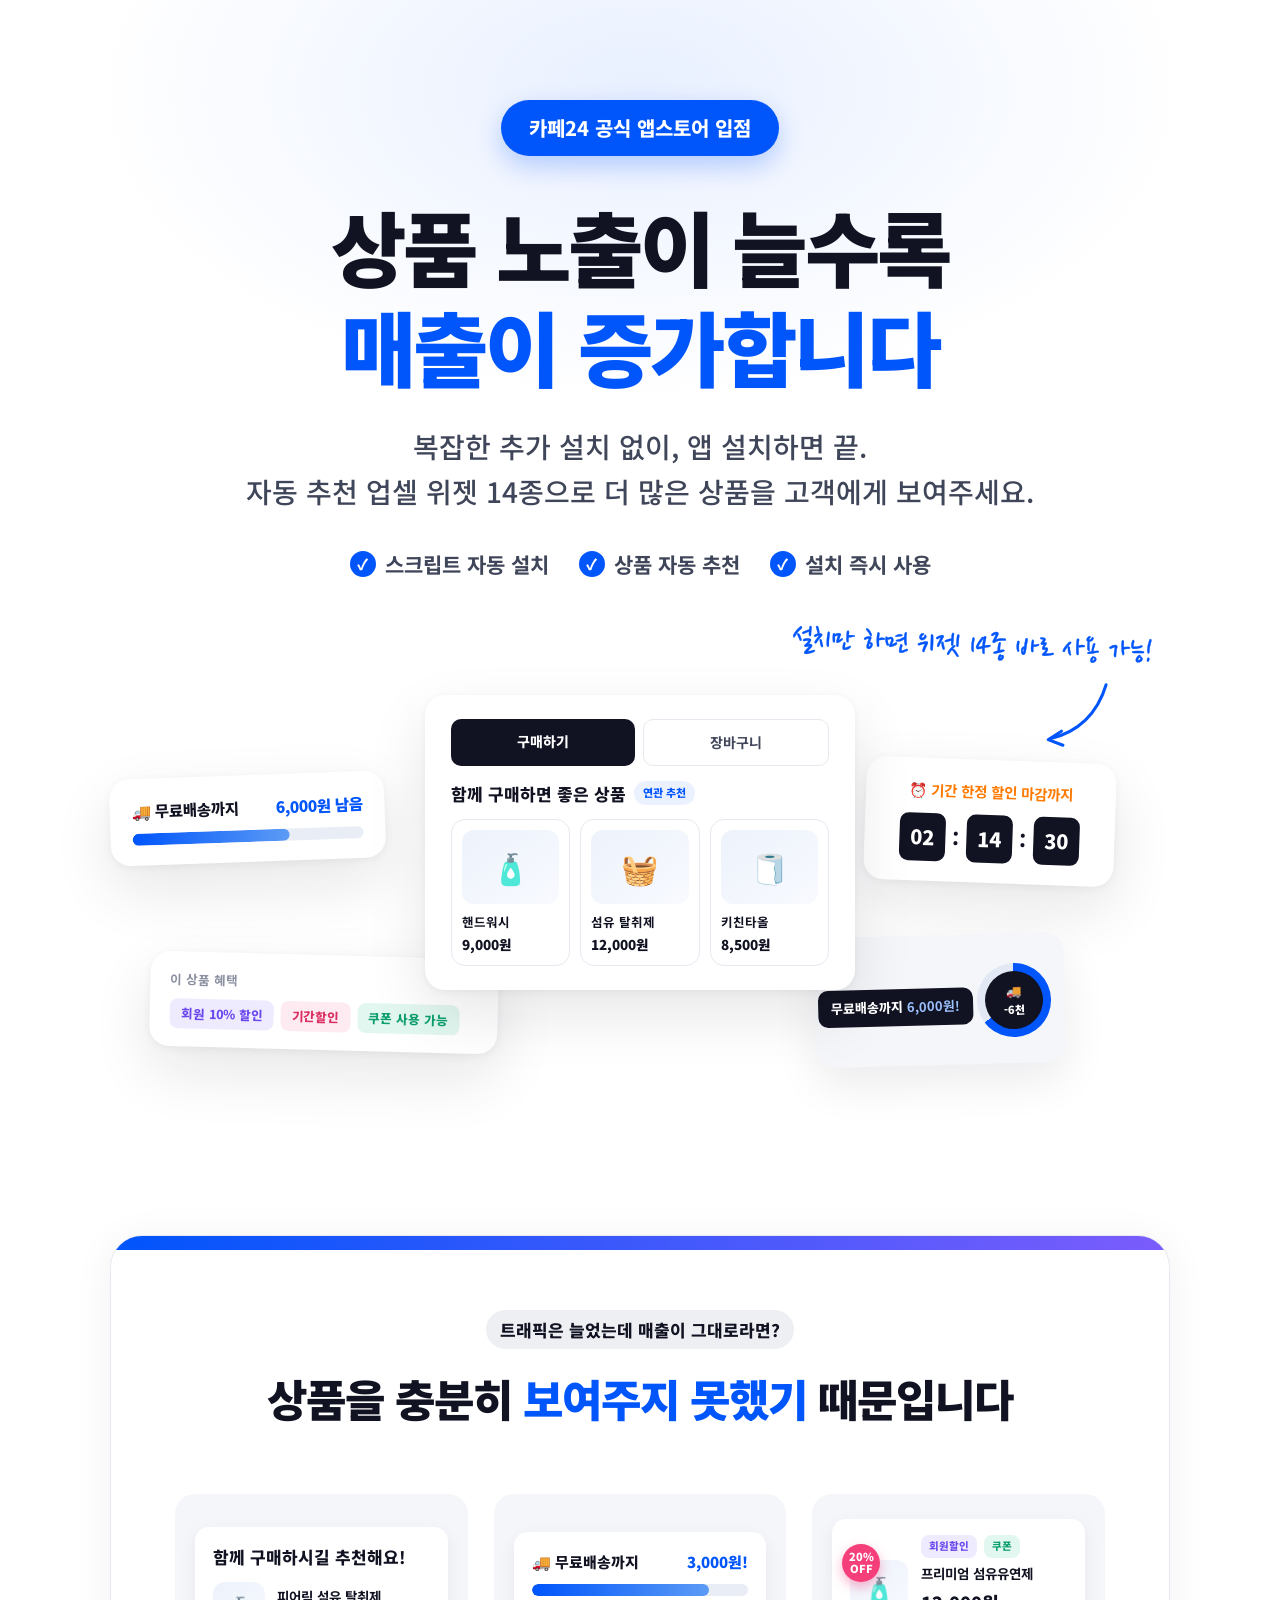
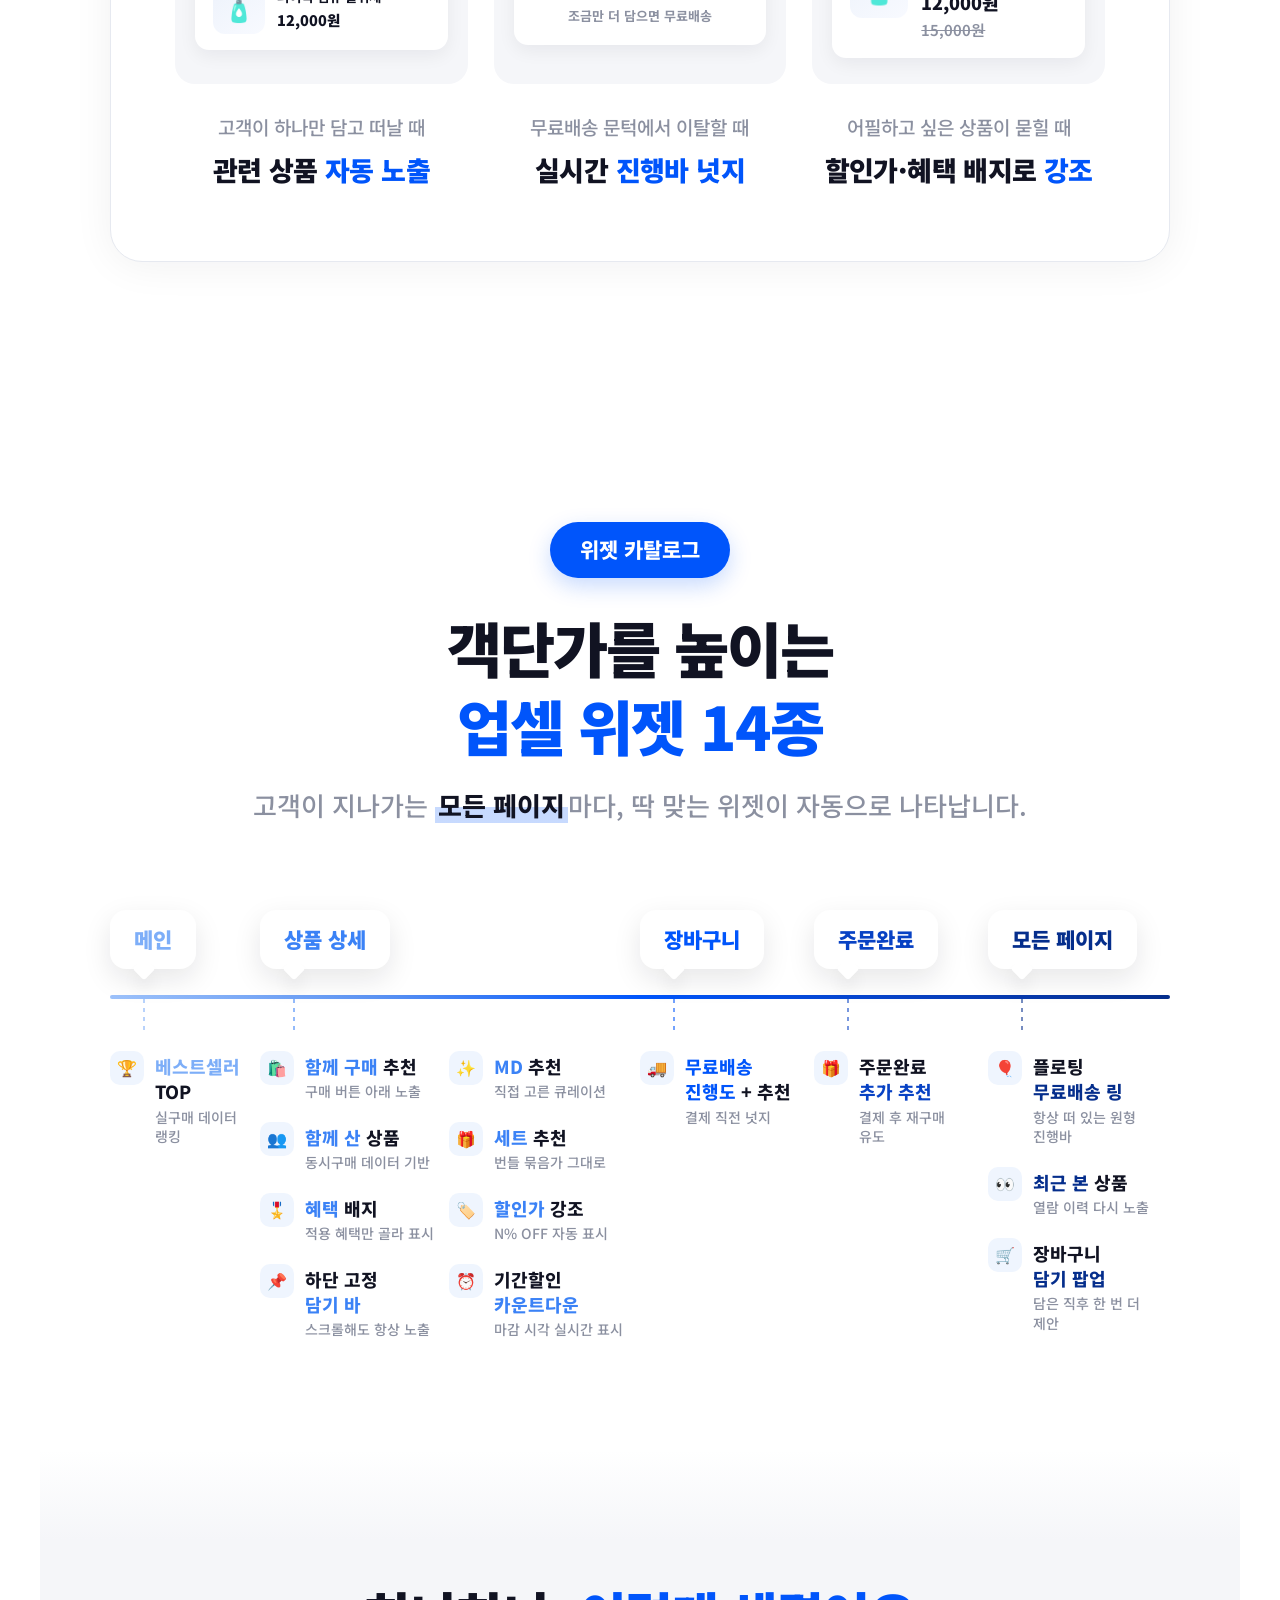
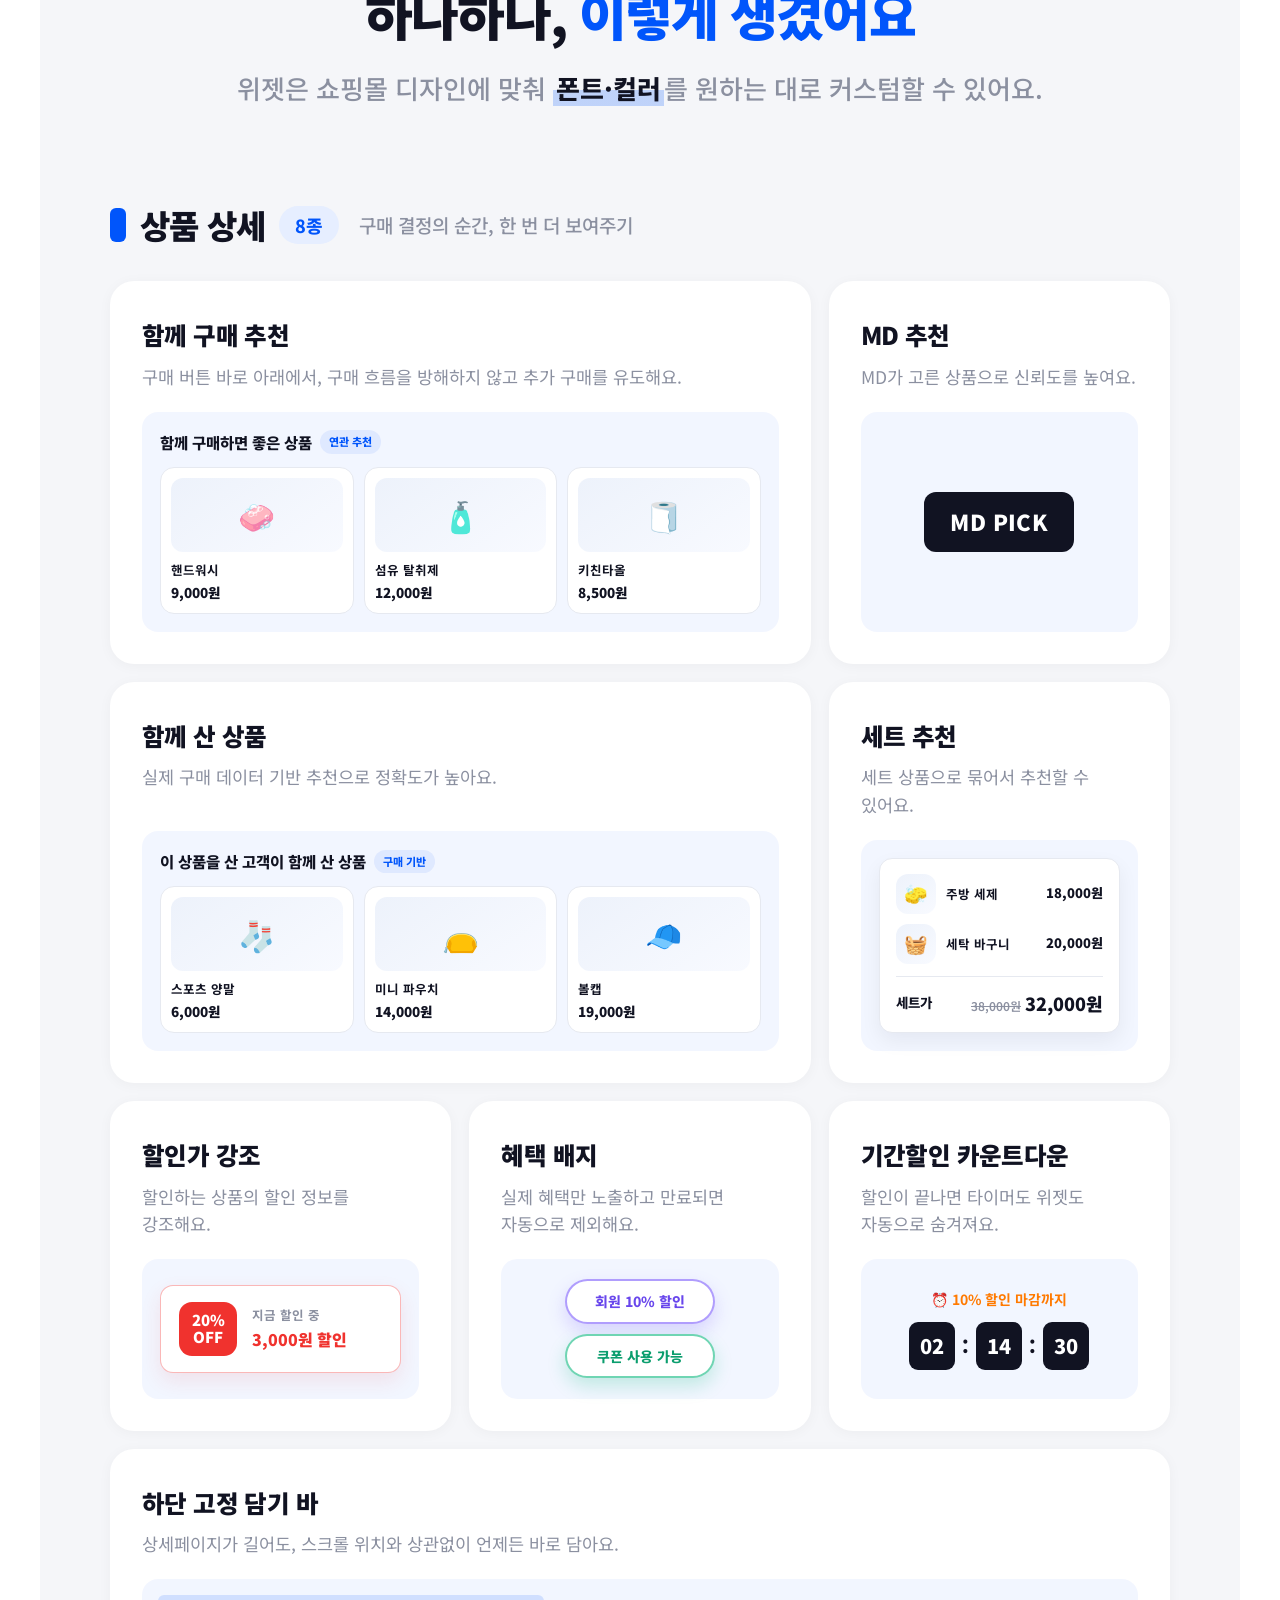
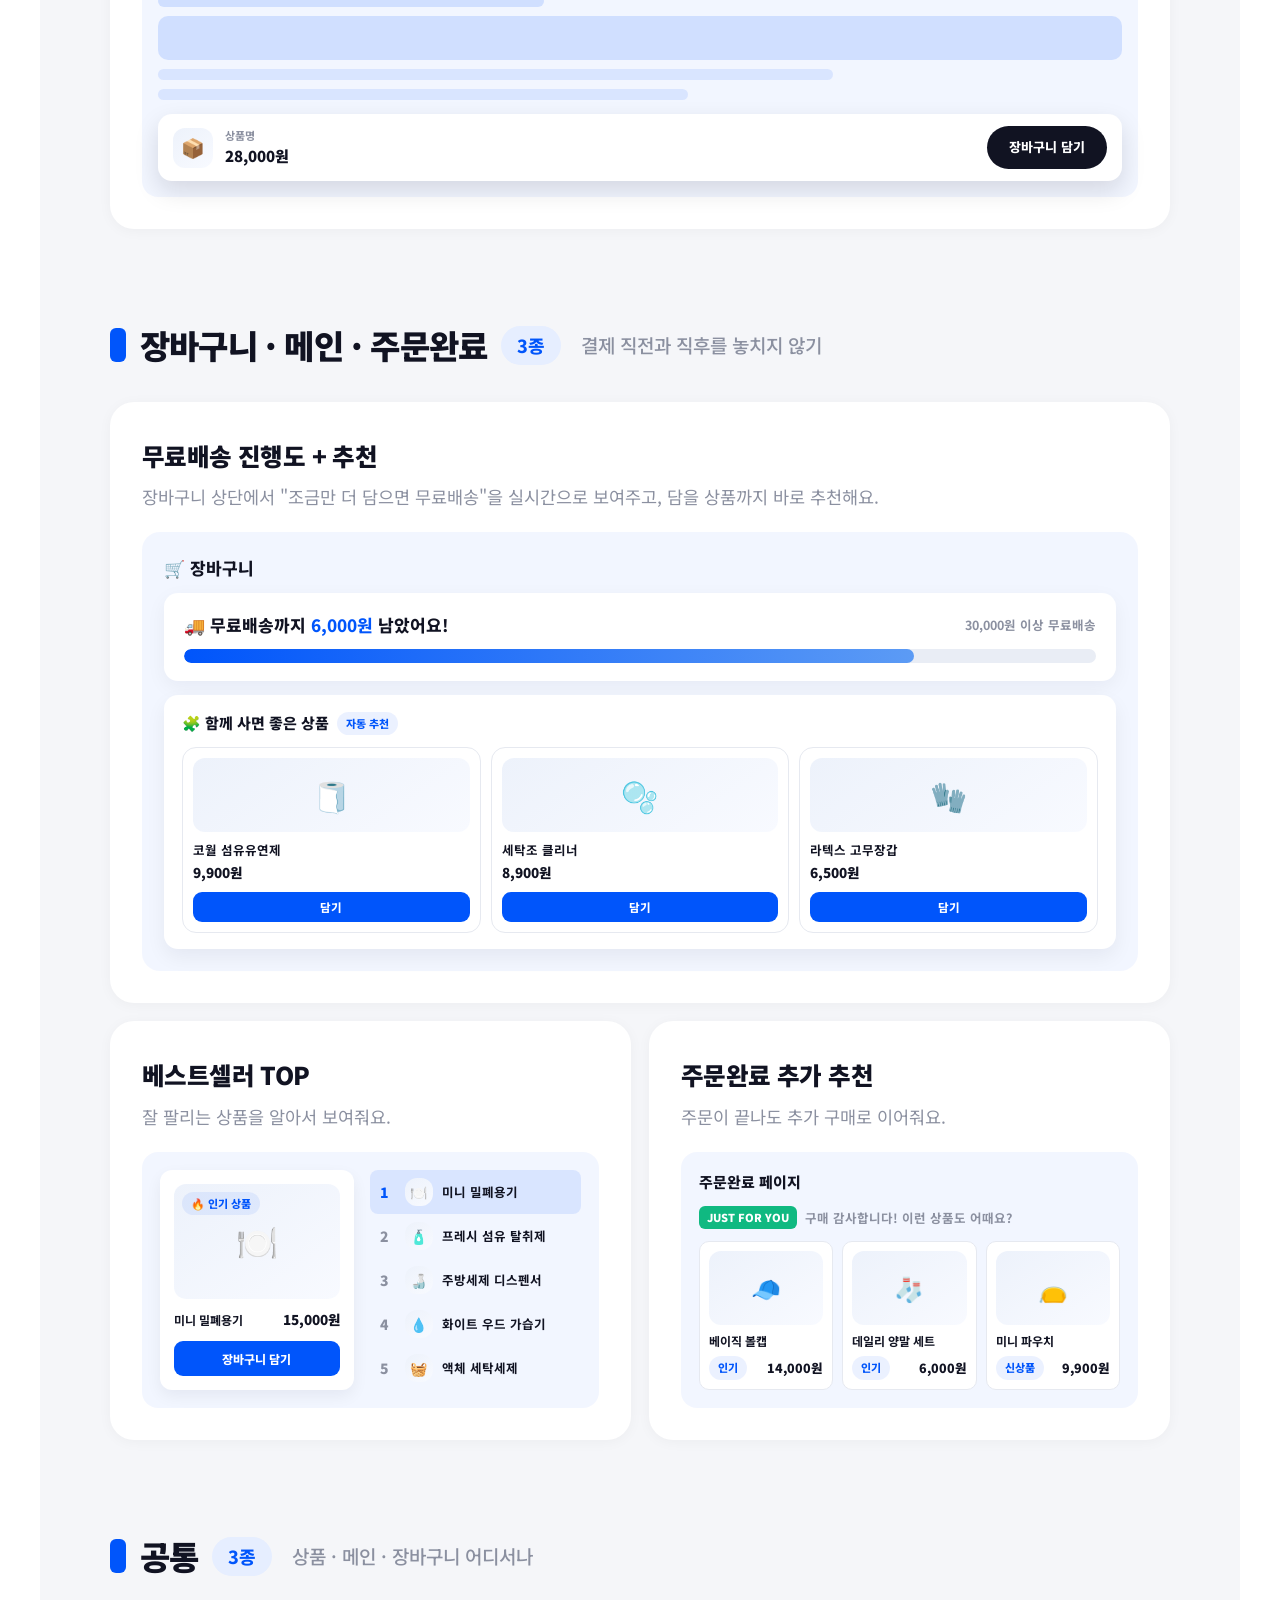
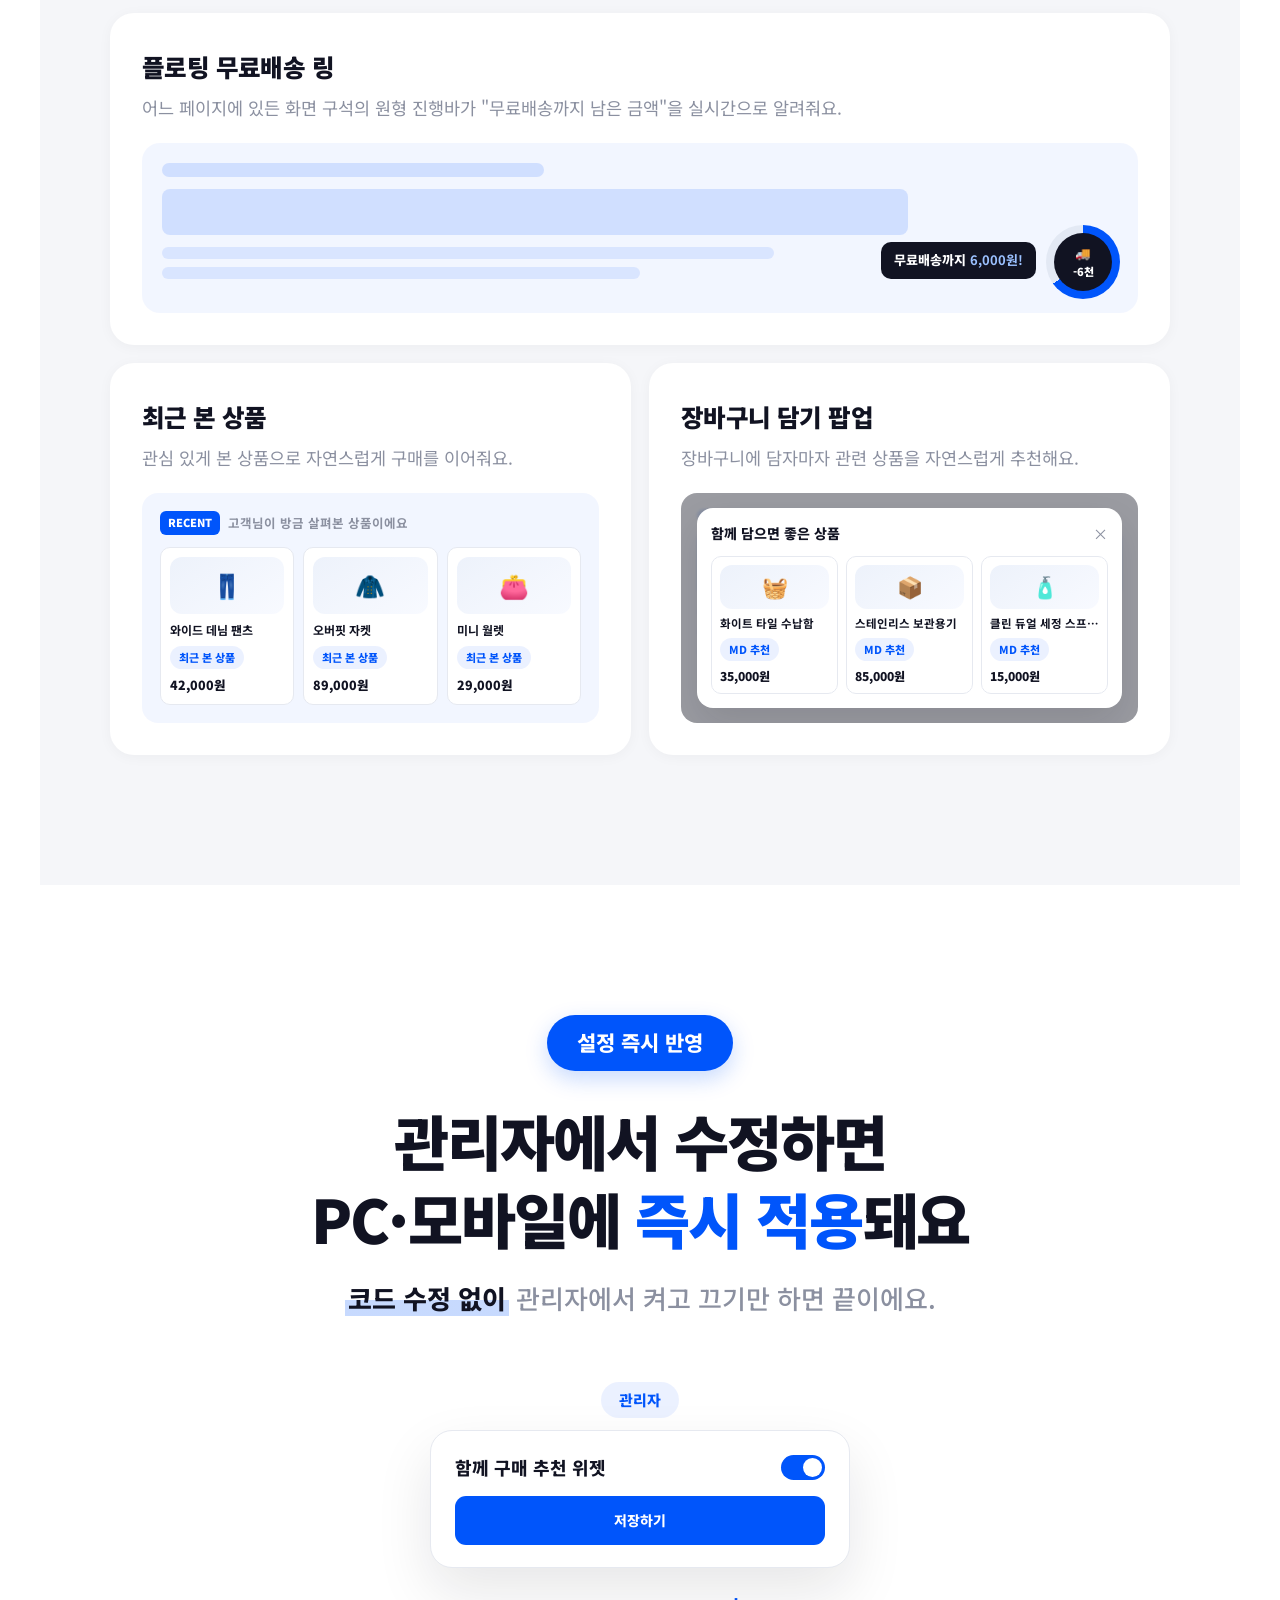
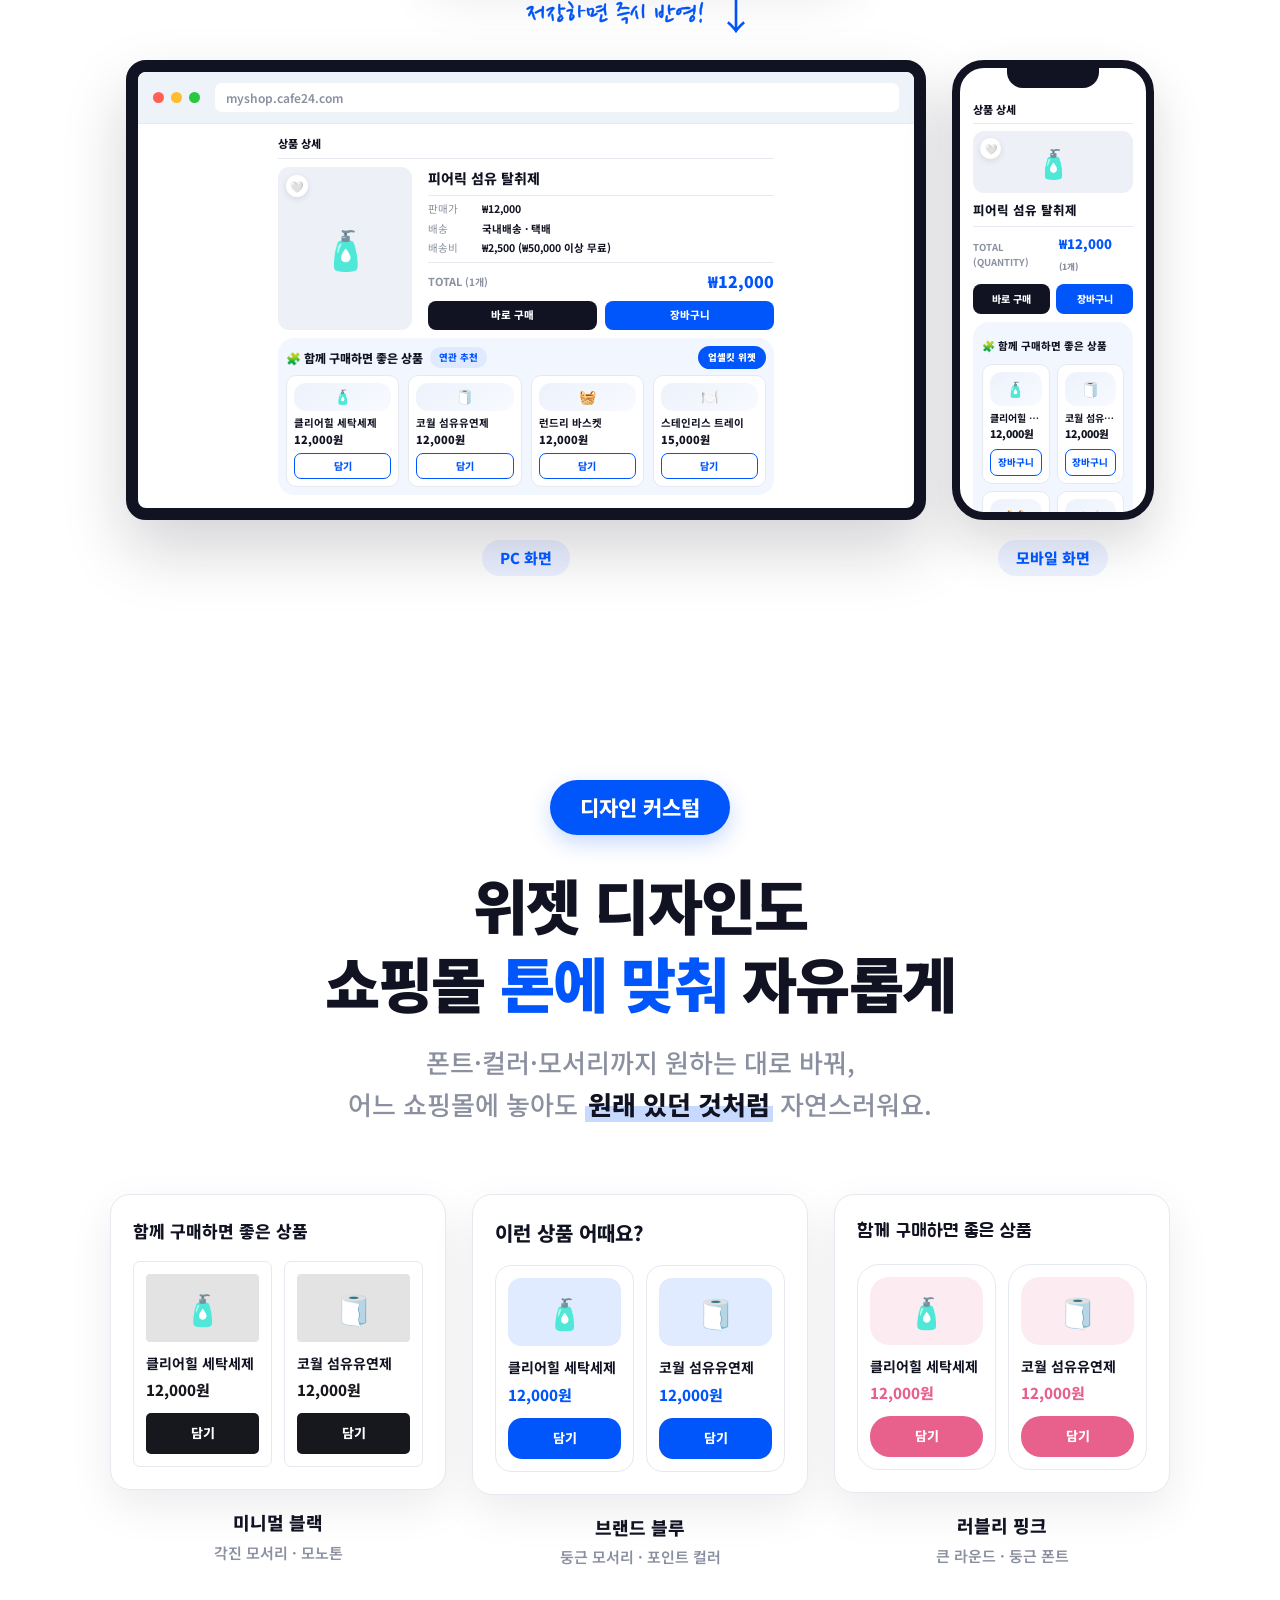
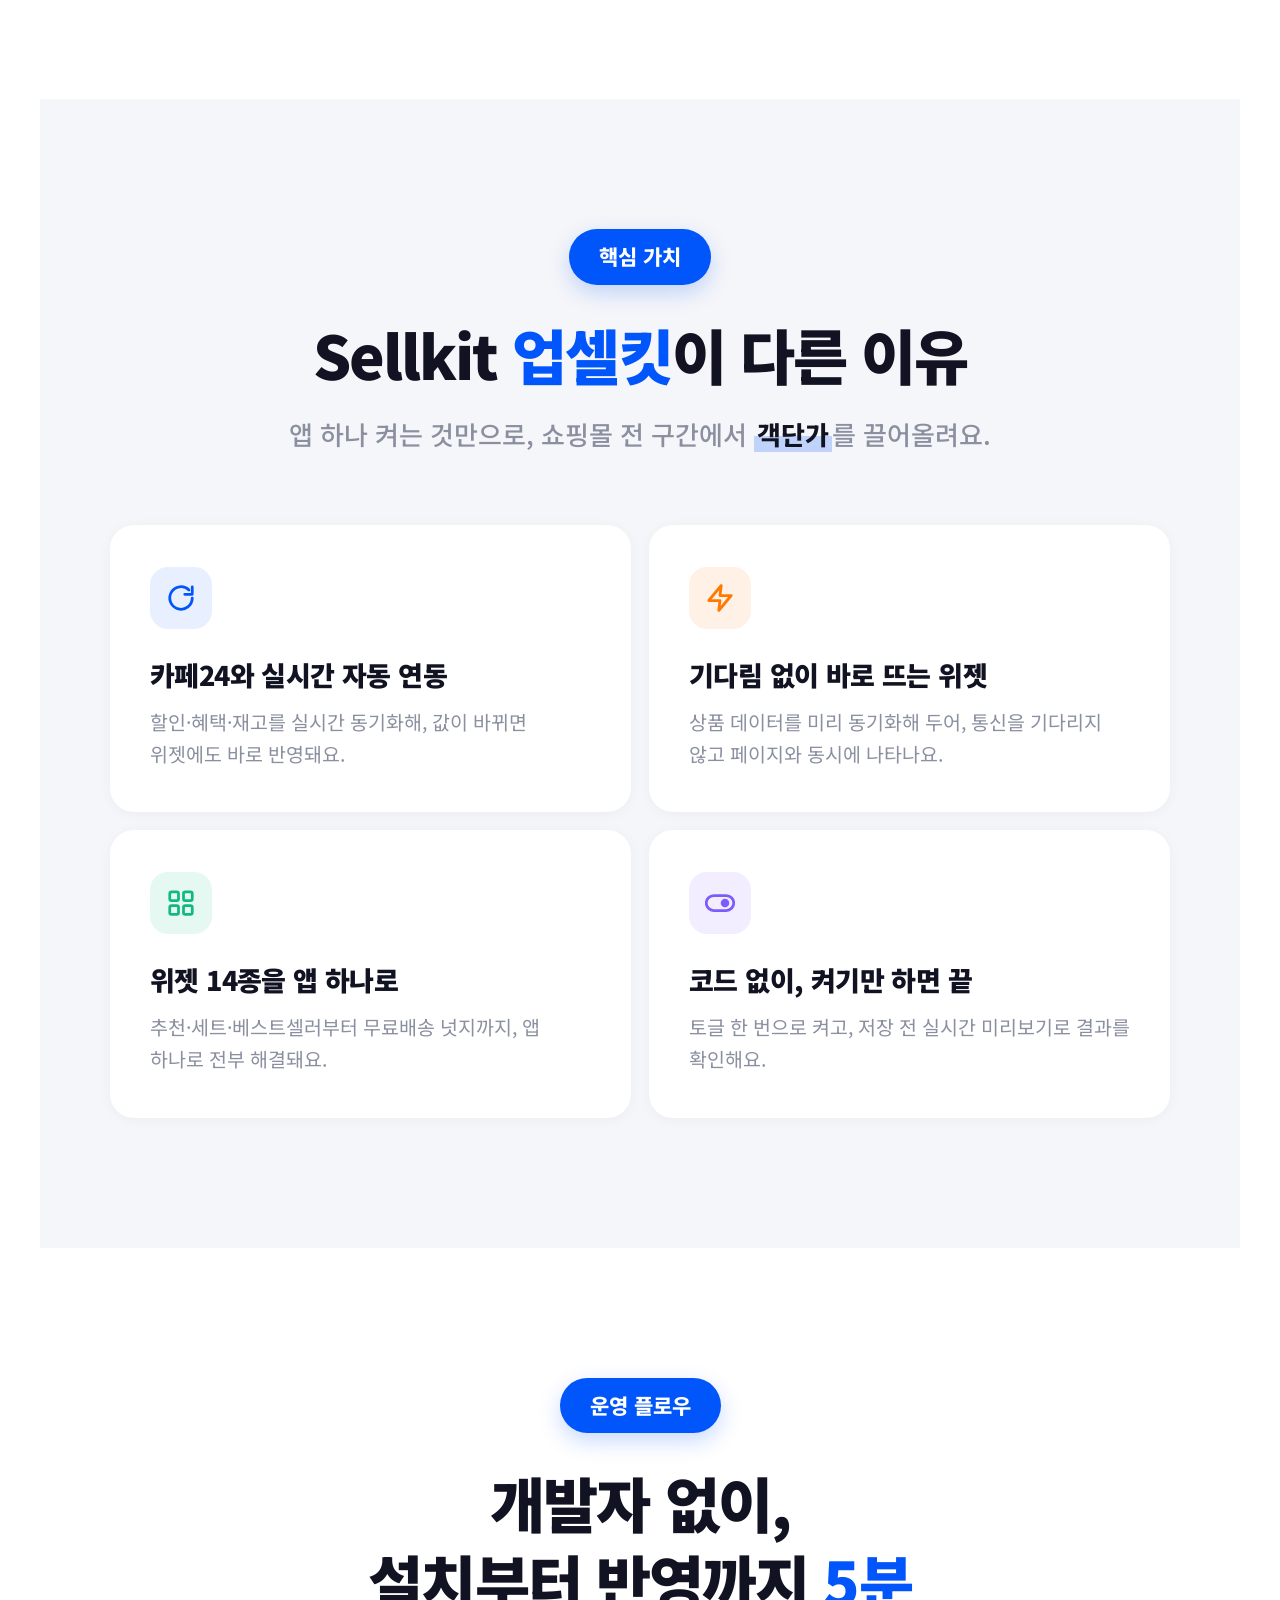
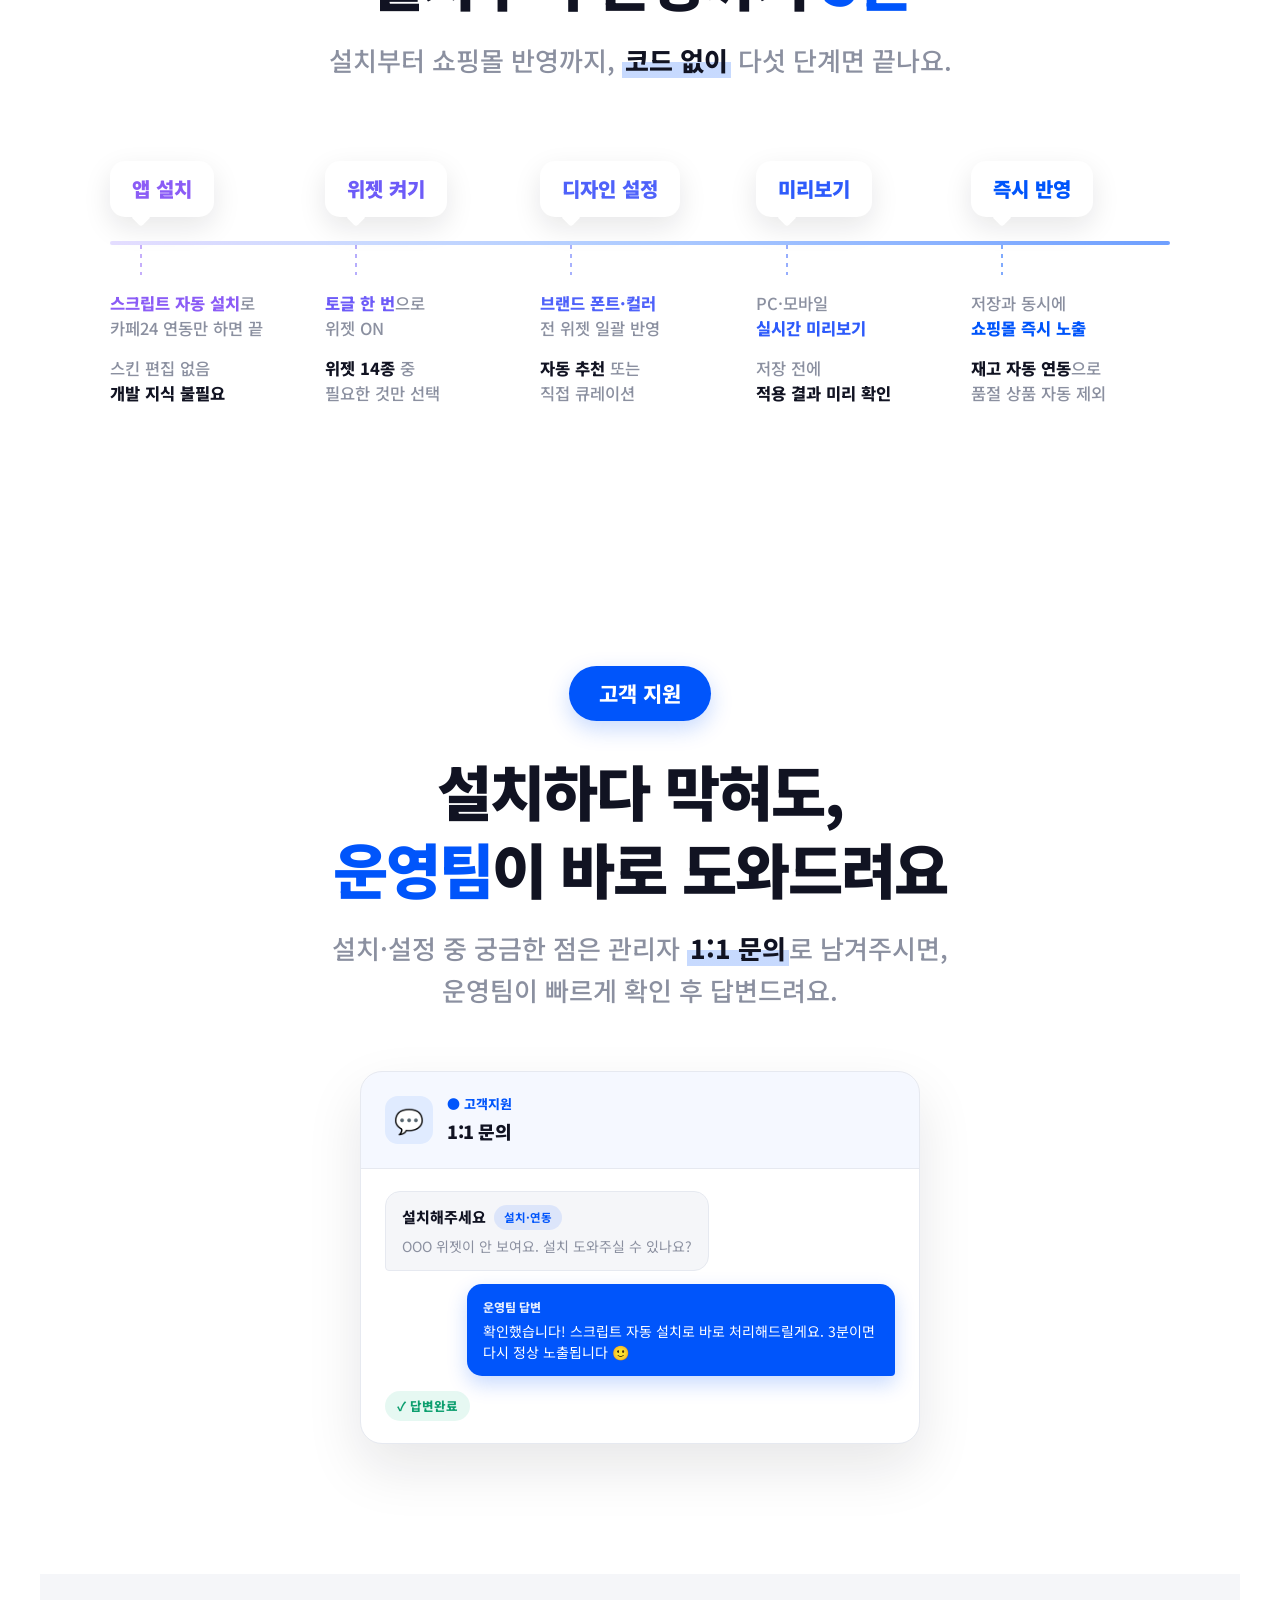
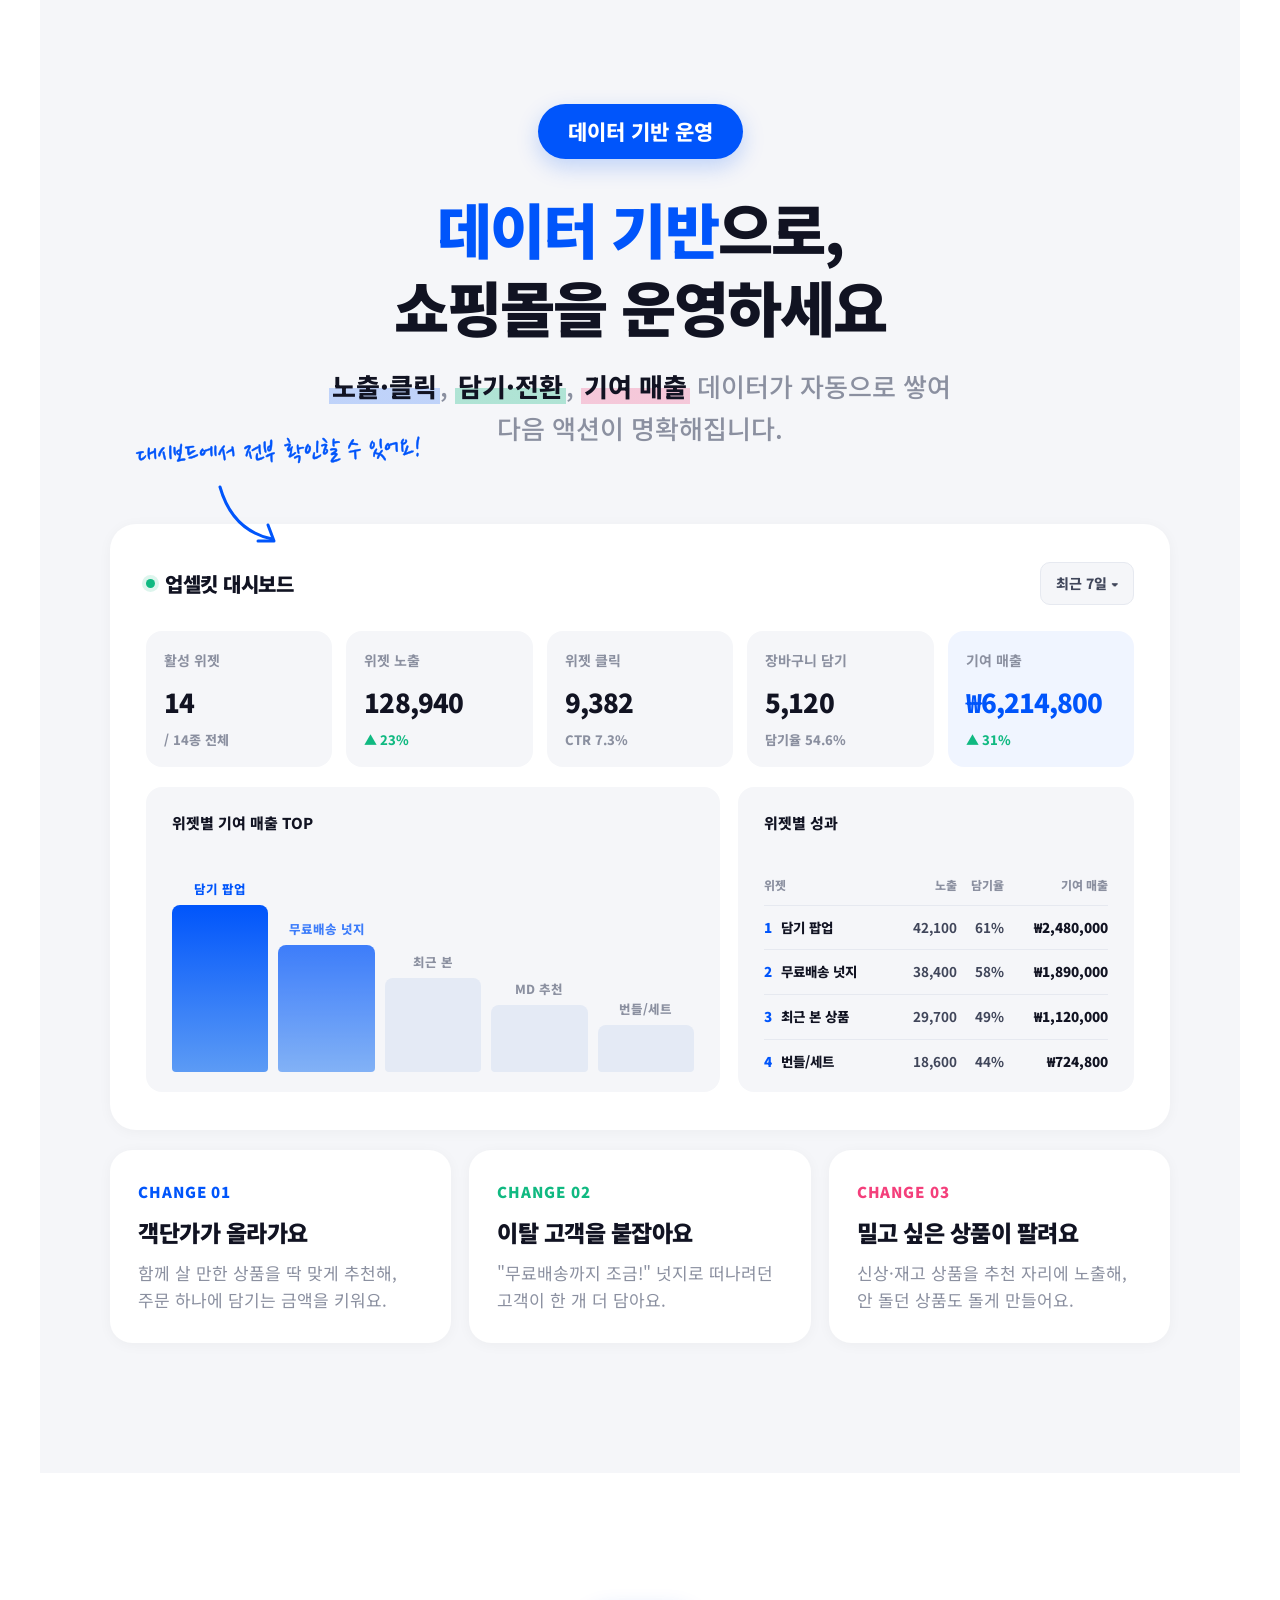
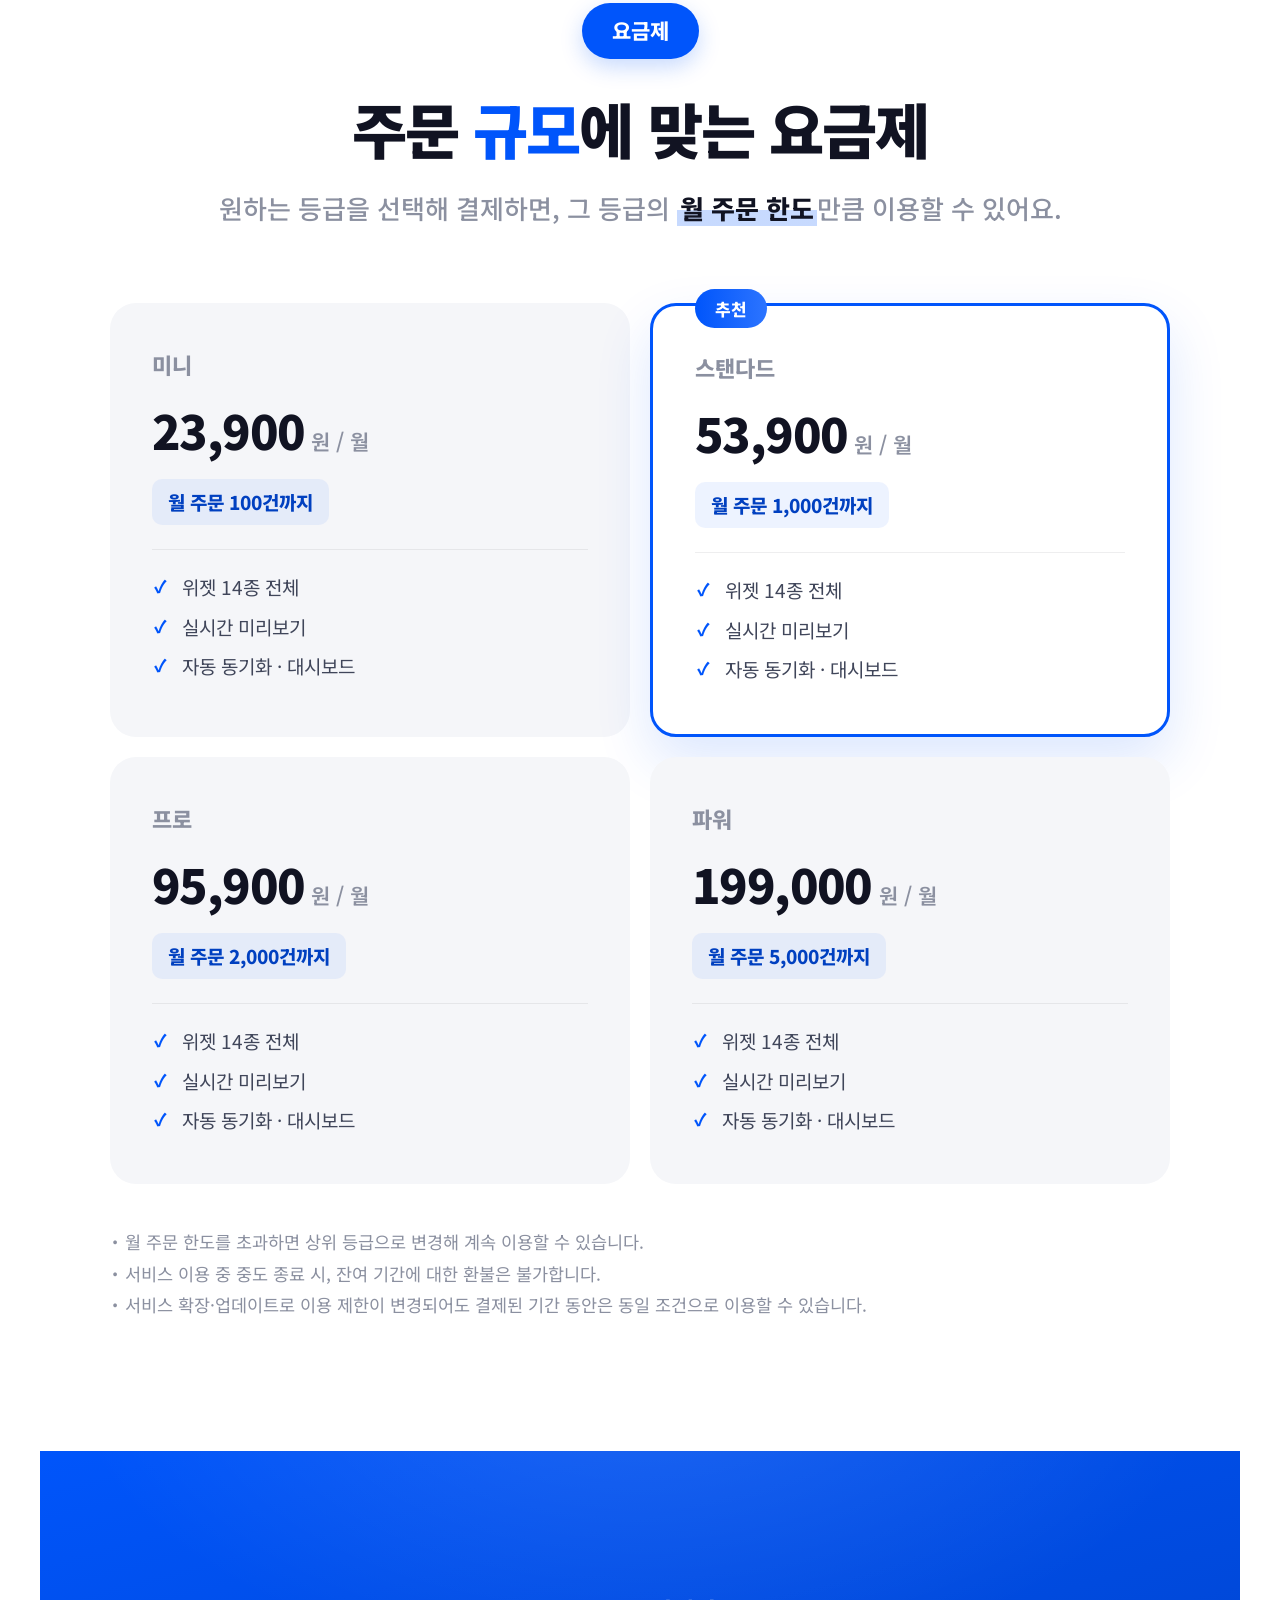
<file: 업셀킷/appstore-detail/index.html>
<!DOCTYPE html>
<html lang="ko">
<head>
<meta charset="UTF-8" />
<title>업셀킷 — 카페24 앱스토어 상세페이지 (캡처 캔버스 1200px)</title>
<link rel="preconnect" href="https://fonts.googleapis.com" />
<link rel="preconnect" href="https://fonts.gstatic.com" crossorigin />
<link href="https://fonts.googleapis.com/css2?family=Noto+Sans+KR:wght@300;400;500;600;700;800;900&family=Nanum+Pen+Script&family=Jua&display=swap" rel="stylesheet" />
<style>
  *, *::before, *::after { box-sizing: border-box; margin: 0; padding: 0; }

  :root {
    --brand: #0055FB;
    --brand-dark: #0040C0;
    --brand-mid: #5C9BF5;
    --brand-rgb: 0,85,251;
    --violet: #7C5CFC;
    --orange: #FF7A00;
    --green: #10B981;
    --pink: #F43F7B;
    --cyan: #06B6D4;
    --dark: #111322;
    --body: #40465A;
    --muted: #8B90A0;
    --panel: #F5F6F9;
    --panel-deep: #EEF1F6;
    --line: #E6E9F0;
  }

  html, body { background: #fff; }
  body {
    width: 1200px;
    margin: 0 auto;
    font-family: 'Noto Sans KR', sans-serif;
    color: var(--body);
    line-height: 1.6;
    -webkit-font-smoothing: antialiased;
    word-break: keep-all;
  }

  section { padding: 130px 70px; }

  /* ── 공통 헤더 문법: pill 뱃지 → 큰 제목 → 서브 ── */
  .pill {
    display: inline-block;
    font-size: 21px; font-weight: 800; color: #fff;
    padding: 11px 30px; border-radius: 999px;
    background: var(--brand);
    box-shadow: 0 8px 22px rgba(var(--brand-rgb),0.22);
    margin-bottom: 30px;
  }
  h2 {
    font-size: 60px; font-weight: 900; color: var(--dark);
    letter-spacing: -1.9px; line-height: 1.3; margin-bottom: 20px;
  }
  h2 em { font-style: normal; color: var(--brand); }
  .sub { font-size: 26px; color: var(--muted); font-weight: 500; line-height: 1.6; }
  .sub b { font-weight: 700; color: var(--body); }

  /* 형광펜 하이라이트 */
  .hl { font-weight: 800; color: var(--dark); padding: 0 3px; }
  .hl-blue   { background: linear-gradient(to top, rgba(0,85,251,0.22) 42%, transparent 42%); }
  .hl-green  { background: linear-gradient(to top, rgba(16,185,129,0.30) 42%, transparent 42%); }
  .hl-pink   { background: linear-gradient(to top, rgba(244,63,123,0.25) 42%, transparent 42%); }
  .hl-orange { background: linear-gradient(to top, rgba(255,122,0,0.28) 42%, transparent 42%); }
  .hl-violet { background: linear-gradient(to top, rgba(124,92,252,0.25) 42%, transparent 42%); }

  /* 손글씨 주석 */
  .scribble {
    font-family: 'Nanum Pen Script', cursive;
    font-size: 33px; color: var(--brand);
    letter-spacing: 0;
    -webkit-text-stroke: 0.4px var(--brand);
  }

  /* 혜택 pill (작은 컬러 라벨) */
  .benefit {
    display: inline-block;
    font-size: 15.5px; font-weight: 800;
    padding: 6px 14px; border-radius: 999px;
  }
  .benefit.b-blue   { color: var(--brand);  background: rgba(0,85,251,0.08); }
  .benefit.b-green  { color: #0B9E6E;       background: rgba(16,185,129,0.12); }
  .benefit.b-orange { color: #E06B00;       background: rgba(255,122,0,0.12); }
  .benefit.b-pink   { color: #D92E63;       background: rgba(244,63,123,0.10); }
  .benefit.b-violet { color: #6947EC;       background: rgba(124,92,252,0.12); }
  .benefit.b-cyan   { color: #0891B2;       background: rgba(6,182,212,0.12); }

  /* ════════ 1. HERO ════════ */
  .hero { text-align: center; padding: 100px 70px 110px; position: relative; overflow: hidden; }
  .hero::before {
    content: '';
    position: absolute; left: 50%; top: -220px; transform: translateX(-50%);
    width: 1100px; height: 620px;
    background: radial-gradient(closest-side, rgba(var(--brand-rgb),0.09), transparent);
  }
  .hero-badge {
    display: inline-flex; align-items: center; gap: 10px;
    font-size: 20px; font-weight: 800; color: #fff;
    padding: 12px 28px; border-radius: 999px;
    background: var(--brand);
    box-shadow: 0 10px 26px rgba(var(--brand-rgb),0.25);
    margin-bottom: 40px;
    position: relative;
  }
  .hero h1 {
    font-size: 82px; font-weight: 900; color: var(--dark);
    letter-spacing: -2.8px; line-height: 1.22; margin-bottom: 28px;
    position: relative;
  }
  .hero h1 em { font-style: normal; color: var(--brand); }
  .hero-sub { font-size: 28px; color: var(--body); font-weight: 500; margin-bottom: 34px; position: relative; }
  .hero-chips { display: flex; justify-content: center; gap: 30px; margin-bottom: 74px; position: relative; }
  .hero-chip { display: inline-flex; align-items: center; gap: 9px; font-size: 21px; font-weight: 700; color: var(--body); }
  .hero-chip .ck {
    width: 26px; height: 26px; border-radius: 50%;
    background: var(--brand); color: #fff;
    font-size: 15px; font-weight: 900;
    display: inline-flex; align-items: center; justify-content: center;
  }

  /* 히어로 위젯 콜라주 */
  .hero-stage { position: relative; height: 470px; }
  .float-card {
    position: absolute;
    background: #fff; border-radius: 20px;
    box-shadow: 0 24px 60px rgba(17,19,34,0.10), 0 2px 8px rgba(17,19,34,0.05);
    text-align: left;
  }
  .hero-note {
    position: absolute; right: 18px; top: -34px;
    transform: rotate(2deg);
    text-align: right;
    z-index: 4;
  }
  .hero-note .note-arrow { display: block; margin: 2px 34px 0 auto; }

  /* 목업 공통 파츠 */
  .m-title { font-size: 17px; font-weight: 800; color: var(--dark); }
  .m-cap { font-size: 12.5px; font-weight: 700; color: var(--muted); }
  .m-thumb {
    border-radius: 12px;
    background: linear-gradient(145deg, #EDF2FB, #F8FAFF);
    display: flex; align-items: center; justify-content: center;
  }
  .m-name { font-size: 13.5px; font-weight: 700; color: var(--dark); }
  .m-price { font-size: 14.5px; font-weight: 900; color: var(--dark); }
  .m-btn {
    background: var(--brand); color: #fff; text-align: center;
    font-size: 13.5px; font-weight: 800;
    border-radius: 9px; padding: 9px 0;
  }
  .m-btn.ghost { background: #fff; color: var(--brand); border: 1.5px solid var(--brand); }
  .m-bar-track { height: 12px; border-radius: 999px; background: #E9EDF5; overflow: hidden; }
  .m-bar-fill { height: 100%; border-radius: 999px; background: linear-gradient(90deg, var(--brand), var(--brand-mid)); }
  .m-tag {
    display: inline-block; font-size: 11px; font-weight: 800;
    color: var(--brand); background: rgba(0,85,251,0.08);
    padding: 3px 9px; border-radius: 999px;
  }
  .m-skel { border-radius: 8px; background: #EDF0F6; }

  /* ════════ 2. PAIN 패널 (알파업셀 스타일) ════════ */
  .pain { padding-top: 0; }
  .pain-panel {
    background: #fff;
    border-radius: 32px;
    box-shadow: 0 4px 40px rgba(17,19,34,0.06);
    overflow: hidden;
    border: 1px solid var(--line);
  }
  .pain-strip { height: 14px; background: linear-gradient(90deg, var(--brand), var(--violet)); }
  .pain-inner { padding: 60px 64px 70px; }
  .pain-hd { display: flex; align-items: center; gap: 16px; margin-bottom: 14px; }
  .pain-logo {
    width: 52px; height: 52px; border-radius: 15px;
    background: var(--brand);
    color: #fff; font-size: 26px; font-weight: 900;
    display: flex; align-items: center; justify-content: center;
  }
  .pain-hd-name { font-size: 34px; font-weight: 900; color: var(--dark); letter-spacing: -0.8px; }
  .pain-hd .benefit { font-size: 17px; }
  .pain-lead { font-size: 24px; color: var(--body); font-weight: 500; margin-bottom: 60px; }
  .pain-lead b { font-weight: 800; color: var(--dark); }
  .pain-cols { display: grid; grid-template-columns: repeat(3,1fr); gap: 26px; }
  .pain-col { text-align: center; }
  .pain-mock {
    height: 190px; border-radius: 20px; background: var(--panel);
    display: flex; align-items: center; justify-content: center;
    margin-bottom: 28px; padding: 20px;
  }
  .pain-cap { font-size: 19px; color: var(--muted); font-weight: 500; margin-bottom: 6px; }
  .pain-t { font-size: 27px; font-weight: 900; color: var(--dark); letter-spacing: -0.6px; }
  .pain-t em { font-style: normal; color: var(--brand); }

  /* pain 목업 1: 하나만 담긴 장바구니 */
  .pm-cart { width: 100%; background: #fff; border-radius: 14px; padding: 16px 18px; box-shadow: 0 6px 18px rgba(17,19,34,0.06); }
  /* pain 목업 2: 무료배송 진행바 */
  .pm-ship { width: 100%; background: #fff; border-radius: 14px; padding: 18px; box-shadow: 0 6px 18px rgba(17,19,34,0.06); }
  /* pain 목업 3: 위젯 도트 그리드 */
  .pm-grid { display: grid; grid-template-columns: repeat(7, 26px); gap: 9px; }
  .pm-promo { width: 100%; background: #fff; border-radius: 14px; padding: 16px 18px; box-shadow: 0 6px 18px rgba(17,19,34,0.06); }
  .pm-dot { width: 26px; height: 26px; border-radius: 8px; background: #DDE4F0; }
  .pm-dot.on { background: var(--brand); }

  /* ════════ 3. 위젯 여정 타임라인 ════════ */
  .journey { text-align: center; padding-bottom: 110px; }
  .jr-wrap { margin-top: 84px; text-align: left; }
  .jr-track { position: relative; height: 4px; background: linear-gradient(90deg, #9CC1FA, #5C93F2, #0055FB, #0842C4, #052E8C); border-radius: 2px; }
  .jr-cols { display: grid; grid-template-columns: 0.85fr 2.3fr 1fr 1fr 1.15fr; gap: 16px; }
  .jr-col { position: relative; padding-top: 0; }
  .jr-bubble {
    position: relative;
    display: inline-block;
    font-size: 21px; font-weight: 900; color: var(--stage);
    background: #fff; border-radius: 16px;
    padding: 13px 24px;
    box-shadow: 0 10px 28px rgba(17,19,34,0.10);
    margin-bottom: 26px;
  }
  .jr-bubble::after {
    content: '';
    position: absolute; left: 26px; bottom: -8px;
    width: 16px; height: 16px; background: #fff;
    transform: rotate(45deg);
    border-radius: 3px;
    box-shadow: 8px 8px 16px rgba(17,19,34,0.05);
  }
  .jr-stem {
    width: 2px; height: 34px; margin: 0 0 18px 33px;
    background-image: linear-gradient(var(--stage) 45%, transparent 45%);
    background-size: 2px 9px;
    opacity: 0.55;
  }
  .jr-items { display: flex; flex-direction: column; gap: 20px; }
  .jr-cols2 { display: grid; grid-template-columns: 1fr 1fr; gap: 20px 14px; }
  .jr-item { display: flex; align-items: flex-start; gap: 11px; }
  .jr-ic {
    flex: 0 0 34px; height: 34px; border-radius: 10px;
    background: color-mix(in srgb, #7DAEF8 12%, #fff);
    color: var(--stage);
    display: flex; align-items: center; justify-content: center;
  }
  .jr-ic svg { width: 18px; height: 18px; }
  .jr-txt { font-size: 14px; line-height: 1.4; color: var(--muted); font-weight: 500; padding-top: 3px; }
  .jr-txt b { display: block; font-size: 18px; color: var(--dark); font-weight: 800; margin-bottom: 3px; }
  .jr-txt b em { font-style: normal; color: var(--stage); }

  /* ════════ 4. 위젯 쇼케이스 (벤토) ════════ */
  .bento { background: linear-gradient(180deg, #fff 0%, var(--panel) 90px); border-radius: 0; }
  .bento-group { margin-top: 90px; }
  .bento-group:first-of-type { margin-top: 80px; }
  .bg-hd { display: flex; align-items: center; gap: 14px; margin-bottom: 30px; text-align: left; }
  .bg-chip { width: 16px; height: 34px; border-radius: 6px; background: var(--stage); }
  .bg-name { font-size: 33px; font-weight: 900; color: var(--dark); letter-spacing: -0.8px; }
  .bg-cnt {
    font-size: 18px; font-weight: 800; color: var(--stage);
    background: color-mix(in srgb, var(--stage) 10%, #fff);
    padding: 5px 16px; border-radius: 999px;
  }
  .bg-sub { font-size: 19px; color: var(--muted); font-weight: 500; margin-left: 6px; }

  .cell {
    background: #fff; border-radius: 24px;
    padding: 34px 32px 32px;
    text-align: left;
    box-shadow: 0 2px 14px rgba(17,19,34,0.04);
    display: flex; flex-direction: column;
  }
  .cell-hd { display: flex; align-items: center; justify-content: space-between; gap: 10px; margin-bottom: 8px; }
  .cell h4 { font-size: 24.5px; font-weight: 900; color: var(--dark); letter-spacing: -0.6px; }
  .cell-d { font-size: 17.5px; color: var(--muted); line-height: 1.55; margin-bottom: 22px; }
  .cell-mock { margin-top: auto; }

  .bento-detail { display: grid; grid-template-columns: repeat(3,1fr); grid-auto-rows: auto; gap: 18px; }
  .cell.hero-cell { grid-row: span 2; }
  .cell.w2 { grid-column: span 2; }
  .bento-3 { display: grid; grid-template-columns: 1fr 1fr; gap: 18px; }
  .cell.wfull { grid-column: 1 / -1; }

  /* 벤토 목업 상세 */
  .mk-buy { display: flex; gap: 8px; margin-bottom: 14px; }
  .mk-buy .b1 { flex: 1; background: var(--dark); color: #fff; border-radius: 10px; text-align: center; font-size: 14px; font-weight: 800; padding: 11px 0; }
  .mk-buy .b2 { flex: 1; background: #fff; border: 1.5px solid var(--line); color: var(--body); border-radius: 10px; text-align: center; font-size: 14px; font-weight: 700; padding: 11px 0; }
  .mk-reco-hd { display: flex; align-items: center; gap: 8px; margin-bottom: 12px; }
  .mk-products { display: grid; grid-template-columns: repeat(3,1fr); gap: 10px; }
  .mk-product { background: #fff; border: 1px solid var(--line); border-radius: 14px; padding: 10px; }
  .mk-product .m-thumb { height: 74px; font-size: 30px; margin-bottom: 8px; }
  .mk-product .m-name { font-size: 12.5px; margin-bottom: 2px; }
  .mk-product .m-price { font-size: 13.5px; }
  .mk-box { background: rgba(0,85,251,0.05); border-radius: 16px; padding: 18px; }

  /* 할인가 강조 목업 */
  .mk-price-orig { font-size: 15px; color: var(--muted); text-decoration: line-through; font-weight: 600; }
  .mk-price-sale { font-size: 24px; font-weight: 900; color: var(--dark); }
  .mk-off { display: inline-block; font-size: 12.5px; font-weight: 900; color: #fff; background: var(--pink); border-radius: 7px; padding: 3px 8px; vertical-align: 3px; }

  /* 카운트다운 목업 */
  .mk-timer { display: flex; align-items: center; gap: 6px; }
  .mk-td { background: var(--dark); color: #fff; font-size: 16px; font-weight: 900; border-radius: 8px; padding: 6px 9px; font-variant-numeric: tabular-nums; }
  .mk-tsep { font-weight: 900; color: var(--dark); }
  .mk-timer.lg { gap: 7px; }
  .mk-timer.lg .mk-td { font-size: 20px; padding: 8px 11px; border-radius: 9px; }
  .mk-timer.lg .mk-tsep { font-size: 19px; }

  /* 함께 산 상품 다이어그램 */
  .mk-flow { display: flex; align-items: center; gap: 12px; }
  .mk-flow .m-thumb { width: 58px; height: 58px; font-size: 26px; flex: 0 0 58px; }
  .mk-flow-arrow { font-size: 20px; font-weight: 900; color: var(--brand); }
  .mk-flow-group { display: flex; gap: 6px; }
  .mk-flow-group .m-thumb { width: 44px; height: 44px; font-size: 20px; flex: 0 0 44px; }

  /* 하단 고정 바 목업 */
  .mk-page { background: var(--panel); border-radius: 16px; padding: 16px 16px 0; overflow: hidden; }
  .mk-fixbar {
    background: #fff; border-radius: 14px 14px 0 0;
    box-shadow: 0 -8px 24px rgba(17,19,34,0.10);
    padding: 12px 14px; display: flex; align-items: center; gap: 12px;
  }

  /* 혜택 배지 목업 */
  .mk-badges { display: flex; flex-wrap: wrap; gap: 7px; }
  .mk-badge { font-size: 12.5px; font-weight: 800; border-radius: 8px; padding: 5px 11px; }

  /* 무배 진행도 히어로 목업 */
  .mk-ship-hero { background: rgba(0,85,251,0.05); border-radius: 18px; padding: 22px; }
  .mk-ship-card { background: #fff; border-radius: 14px; padding: 18px 20px; box-shadow: 0 6px 20px rgba(17,19,34,0.05); }

  /* 베스트셀러 목업 */
  .mk-rank { display: flex; flex-direction: column; gap: 9px; }
  .mk-rank-row { display: flex; align-items: center; gap: 10px; background: #fff; border: 1px solid var(--line); border-radius: 11px; padding: 8px 12px; }
  .mk-rank-no { font-size: 14px; font-weight: 900; color: var(--brand); width: 16px; }

  /* 플로팅 링 목업 */
  .mk-ringpage { position: relative; background: rgba(0,85,251,0.05); border-radius: 18px; padding: 20px; overflow: hidden; }
  .mk-ring {
    position: absolute; right: 18px; bottom: 14px;
    width: 74px; height: 74px; border-radius: 50%;
    background: conic-gradient(var(--brand) 0 65%, #E3E9F4 65% 100%);
    display: flex; align-items: center; justify-content: center;
  }
  .mk-ring-in {
    width: 58px; height: 58px; border-radius: 50%;
    background: var(--dark); color: #fff;
    display: flex; flex-direction: column; align-items: center; justify-content: center;
    font-size: 12.5px; font-weight: 900;
  }
  .mk-ring-tip {
    position: absolute; right: 102px; bottom: 34px;
    background: var(--dark); color: #fff;
    font-size: 13px; font-weight: 800;
    border-radius: 10px; padding: 8px 13px;
  }
  .mk-ring-tip b { color: #9BC1FF; }

  /* 담기 팝업 목업 */
  .mk-modal { background: #fff; border-radius: 16px; box-shadow: 0 16px 40px rgba(17,19,34,0.12); padding: 18px; }

  /* ════════ 5. 적용 모습 ════════ */
  .result { text-align: center; }
  .result-stage { margin-top: 80px; display: flex; align-items: stretch; justify-content: center; gap: 26px; }
  .phone {
    width: 400px; flex: 0 0 400px;
    border-radius: 44px;
    background: #fff;
    border: 10px solid var(--dark);
    overflow: hidden;
    box-shadow: 0 34px 70px rgba(17,19,34,0.16);
    position: relative;
    text-align: left;
  }
  .phone-notch {
    width: 130px; height: 26px; background: var(--dark);
    border-radius: 0 0 16px 16px; margin: 0 auto;
  }
  .phone-body { padding: 18px 18px 22px; }
  .result-side { flex: 0 0 300px; display: flex; flex-direction: column; justify-content: center; gap: 40px; text-align: left; }
  .rs-item .scribble { font-size: 31px; display: block; margin-bottom: 4px; }
  .rs-item p { font-size: 18px; color: var(--muted); line-height: 1.6; }
  .rs-arrow { font-size: 30px; color: var(--brand); }

  /* 관리자 → PC·모바일 즉시 적용 */
  .apply-stage { margin-top: 64px; display: flex; flex-direction: column; align-items: center; gap: 22px; }
  .admin-card {
    width: 420px; background: #fff; border: 1px solid var(--line);
    border-radius: 22px; box-shadow: 0 24px 56px rgba(17,19,34,0.10);
    padding: 22px 24px; text-align: left;
  }
  .admin-hd { display: flex; align-items: center; gap: 8px; font-size: 16px; font-weight: 900; color: var(--dark); margin-bottom: 18px; }
  .admin-row { display: flex; align-items: center; justify-content: space-between; gap: 10px; margin-bottom: 14px; }
  .admin-lb { font-size: 13.5px; font-weight: 700; color: var(--muted); }
  .admin-field { background: var(--panel); border: 1px solid var(--line); border-radius: 10px; padding: 10px 13px; font-size: 13.5px; font-weight: 700; color: var(--dark); }
  .admin-toggle { width: 44px; height: 25px; border-radius: 999px; background: var(--brand); position: relative; flex-shrink: 0; }
  .admin-toggle::after { content: ""; position: absolute; top: 3px; right: 3px; width: 19px; height: 19px; border-radius: 50%; background: #fff; }
  .admin-save { margin-top: 6px; background: var(--brand); color: #fff; font-size: 14px; font-weight: 800; text-align: center; border-radius: 11px; padding: 13px 0; }
  .apply-arrow { flex: 0 0 auto; display: flex; flex-direction: row; align-items: center; gap: 12px; }
  .apply-arrow .scribble { font-size: 30px; white-space: nowrap; }
  .apply-arrow .ar { font-size: 38px; color: var(--brand); line-height: 1; }
  .screens { flex: 0 0 auto; display: flex; align-items: flex-start; justify-content: center; gap: 26px; }
  .pc-win { width: 800px; height: 460px; background: #fff; border-radius: 20px; overflow: hidden; border: 12px solid var(--dark); box-shadow: 0 30px 64px rgba(17,19,34,0.18); text-align: left; }
  .pc-info-lb { color: var(--muted); width: 76px; flex-shrink: 0; }
  .pc-info-val { font-weight: 700; color: var(--dark); }
  .pc-bar { display: flex; align-items: center; gap: 7px; padding: 11px 15px; background: #EEF2F9; border-bottom: 1px solid var(--line); }
  .pc-dot { width: 11px; height: 11px; border-radius: 50%; }
  .pc-url { flex: 1; margin-left: 8px; background: #fff; border-radius: 7px; padding: 5px 11px; font-size: 12px; color: var(--muted); font-weight: 600; }
  .pc-body { padding: 11px 140px; }
  .screen-cap { position: absolute; bottom: -56px; left: 50%; transform: translateX(-50%); font-size: 15px; font-weight: 800; color: var(--brand); background: rgba(0,85,251,0.08); border-radius: 999px; padding: 6px 18px; white-space: nowrap; }
  .apply-role { font-size: 15px; font-weight: 800; color: var(--brand); background: rgba(0,85,251,0.08); border-radius: 999px; padding: 6px 18px; }
  .screen-wrap { position: relative; }
  .phone.sm { width: 202px; height: 460px; flex: 0 0 202px; border-width: 8px; border-radius: 32px; box-shadow: 0 24px 50px rgba(17,19,34,0.16); }
  .phone.sm .phone-notch { width: 92px; height: 20px; }
  .phone.sm .phone-body { padding: 13px 13px 16px; }

  /* 위젯 디자인 커스텀 */
  .design { text-align: center; }
  .design-grid { display: grid; grid-template-columns: repeat(3,1fr); gap: 26px; margin-top: 70px; }
  .theme-card { display: flex; flex-direction: column; align-items: center; gap: 18px; }
  .tw { width: 100%; background: #fff; border: 1px solid var(--line); border-radius: 20px; padding: 22px; box-shadow: 0 16px 44px rgba(17,19,34,0.08); text-align: left; }
  .tw-hd { font-size: 17px; font-weight: 800; color: var(--dark); margin-bottom: 16px; }
  .tw-row { display: flex; gap: 12px; }
  .tw-item { flex: 1; min-width: 0; border: 1px solid var(--line); border-radius: var(--rad); padding: 12px; }
  .tw-thumb { width: 100%; height: 68px; border-radius: calc(var(--rad) - 3px); background: color-mix(in srgb, var(--ac) 12%, #fff); display: flex; align-items: center; justify-content: center; font-size: 30px; margin-bottom: 10px; }
  .tw-nm { font-size: 14px; font-weight: 700; color: var(--dark); margin-bottom: 4px; white-space: nowrap; overflow: hidden; text-overflow: ellipsis; }
  .tw-pr { font-size: 15px; font-weight: 800; color: var(--ac); margin-bottom: 11px; }
  .tw-btn { text-align: center; background: var(--ac); color: #fff; font-weight: 800; font-size: 13px; border-radius: calc(var(--rad) - 2px); padding: 10px 0; }
  .theme-name { font-size: 18px; font-weight: 800; color: var(--dark); }
  .theme-name span { display: block; margin-top: 4px; color: var(--muted); font-weight: 600; font-size: 15px; }

  /* ════════ 6. 핵심 가치 ════════ */
  .values { background: var(--panel); text-align: center; }
  .values-grid { display: grid; grid-template-columns: repeat(2,1fr); gap: 18px; margin-top: 70px; text-align: left; }
  .vcard { background: #fff; border-radius: 24px; padding: 42px 40px; box-shadow: 0 2px 14px rgba(17,19,34,0.04); }
  .vic {
    width: 62px; height: 62px; border-radius: 18px;
    display: flex; align-items: center; justify-content: center;
    margin-bottom: 24px;
  }
  .vic svg { width: 30px; height: 30px; }
  .vcard h3 { font-size: 27px; font-weight: 900; color: var(--dark); letter-spacing: -0.6px; margin-bottom: 10px; }
  .vcard p { font-size: 19.5px; color: var(--muted); line-height: 1.65; }

  /* ════════ 7. 운영 플로우 타임라인 ════════ */
  .ops { text-align: center; }
  .ops-tabs { display: inline-flex; gap: 6px; background: var(--panel); border-radius: 999px; padding: 6px; margin-bottom: 34px; }
  .ops-tab { font-size: 18px; font-weight: 800; color: var(--muted); padding: 9px 24px; border-radius: 999px; }
  .ops-tab.on { background: var(--dark); color: #fff; }
  .ops-wrap { margin-top: 80px; text-align: left; }
  .ops-track { position: relative; height: 4px; border-radius: 2px; background: linear-gradient(90deg, #E4DDFF, #C9D9FF, #AECBFF, #8FB5FF, #6E9FFF); }
  .ops-cols { display: grid; grid-template-columns: repeat(5,1fr); gap: 16px; }
  .ops-col { --stage: var(--brand); }
  .ops-bubble {
    position: relative; display: inline-block;
    font-size: 20px; font-weight: 900; color: var(--stage);
    background: #fff; border-radius: 15px; padding: 12px 22px;
    box-shadow: 0 10px 28px rgba(17,19,34,0.10);
    margin-bottom: 24px;
  }
  .ops-bubble::after {
    content: '';
    position: absolute; left: 24px; bottom: -7px;
    width: 14px; height: 14px; background: #fff;
    transform: rotate(45deg); border-radius: 3px;
  }
  .ops-stem {
    width: 2px; height: 30px; margin: 0 0 16px 30px;
    background-image: linear-gradient(var(--stage) 45%, transparent 45%);
    background-size: 2px 9px; opacity: 0.5;
  }
  .ops-items { display: flex; flex-direction: column; gap: 16px; }
  .ops-item { font-size: 16.5px; color: var(--muted); font-weight: 500; line-height: 1.5; }
  .ops-item b { color: var(--dark); font-weight: 800; }
  .ops-item b.k { color: var(--stage); }

  /* 고객 지원 (1:1 문의) */
  .support { text-align: center; }
  .support-mock { max-width: 560px; margin: 60px auto 0; background: #fff; border: 1px solid var(--line); border-radius: 22px; box-shadow: 0 24px 56px rgba(17,19,34,0.10); overflow: hidden; text-align: left; }
  .sm-head { display: flex; align-items: center; gap: 14px; padding: 22px 24px; background: rgba(0,85,251,0.04); border-bottom: 1px solid var(--line); }
  .sm-ic { width: 48px; height: 48px; border-radius: 13px; background: color-mix(in srgb, var(--brand) 12%, #fff); display: flex; align-items: center; justify-content: center; font-size: 24px; flex-shrink: 0; }
  .sm-cat { font-size: 13px; font-weight: 800; color: var(--brand); margin-bottom: 3px; }
  .sm-title { font-size: 18px; font-weight: 900; color: var(--dark); letter-spacing: -0.4px; }
  .sm-chat { padding: 22px 24px; display: flex; flex-direction: column; gap: 13px; }
  .sm-q { align-self: flex-start; max-width: 84%; background: var(--panel); border: 1px solid var(--line); border-radius: 15px 15px 15px 4px; padding: 13px 16px; }
  .sm-qhd { display: flex; align-items: center; gap: 8px; margin-bottom: 6px; }
  .sm-qhd b { font-size: 15px; font-weight: 800; color: var(--dark); }
  .sm-tag { font-size: 11.5px; font-weight: 700; color: var(--brand); background: rgba(0,85,251,0.10); border-radius: 999px; padding: 3px 10px; }
  .sm-q p { font-size: 14px; color: var(--muted); line-height: 1.5; }
  .sm-a { align-self: flex-end; max-width: 84%; background: var(--brand); color: #fff; border-radius: 15px 15px 4px 15px; padding: 13px 16px; box-shadow: 0 8px 20px rgba(0,85,251,0.22); }
  .sm-a-name { font-size: 12px; font-weight: 800; opacity: 0.9; margin-bottom: 5px; }
  .sm-a p { font-size: 14px; line-height: 1.5; }
  .sm-status { align-self: flex-start; display: inline-flex; align-items: center; gap: 7px; font-size: 12.5px; font-weight: 800; color: #0B9E6E; background: rgba(16,185,129,0.10); border-radius: 999px; padding: 5px 12px; margin-top: 2px; }

  /* ════════ 8. 데이터 ════════ */
  .perf { background: var(--panel); text-align: center; }
  .perf-board { position: relative; margin-top: 76px; text-align: left; }

  /* 풀폭 대시보드 목업 */
  .dash-top { display: flex; align-items: center; justify-content: space-between; margin-bottom: 26px; }
  .dash-title { display: flex; align-items: center; gap: 10px; font-size: 20px; font-weight: 900; color: var(--dark); letter-spacing: -0.5px; }
  .dash-title .dot { width: 9px; height: 9px; border-radius: 50%; background: var(--green); box-shadow: 0 0 0 4px rgba(16,185,129,0.14); }
  .dash-filter { font-size: 14px; font-weight: 800; color: var(--body); background: var(--panel); border: 1px solid var(--line); border-radius: 10px; padding: 9px 15px; }
  .kpi-grid { display: grid; grid-template-columns: repeat(5, 1fr); gap: 14px; margin-bottom: 20px; }
  .kpi { background: var(--panel); border-radius: 16px; padding: 18px 18px 16px; }
  .kpi.hot { background: rgba(0,85,251,0.06); }
  .kpi-k { font-size: 14px; font-weight: 700; color: var(--muted); margin-bottom: 10px; }
  .kpi-v { font-size: 26px; font-weight: 900; color: var(--dark); letter-spacing: -0.9px; font-variant-numeric: tabular-nums; margin-bottom: 7px; }
  .kpi.hot .kpi-v { color: var(--brand); }
  .kpi-d { font-size: 13px; font-weight: 800; }
  .kpi-d.up { color: var(--green); }
  .kpi-d.mut { color: var(--muted); }
  .dash-low { display: grid; grid-template-columns: 1.45fr 1fr; gap: 18px; align-items: stretch; }
  .dash-card { background: var(--panel); border-radius: 16px; padding: 24px 26px 20px; display: flex; flex-direction: column; }
  .dash-cap { font-size: 15px; font-weight: 800; color: var(--dark); margin-bottom: 40px; }
  .dash-table { width: 100%; border-collapse: collapse; }
  .dash-table th { font-size: 12px; font-weight: 800; color: var(--muted); text-align: left; padding: 0 0 11px; border-bottom: 1px solid var(--line); }
  .dash-table th.r, .dash-table td.r { text-align: right; font-variant-numeric: tabular-nums; }
  .dash-table td { font-size: 13.5px; font-weight: 700; color: var(--body); padding: 11px 0; border-bottom: 1px solid var(--line); }
  .dash-table tr:last-child td { border-bottom: none; padding-bottom: 0; }
  .dash-table .wname { font-weight: 800; color: var(--dark); }
  .dash-table .rev { font-weight: 900; color: var(--dark); }
  .dash-table .rank { display: inline-block; width: 17px; font-weight: 900; color: var(--brand); }
  .perf-panel { background: #fff; border-radius: 26px; padding: 38px 36px; box-shadow: 0 2px 14px rgba(17,19,34,0.04); }
  .pp-label { display: inline-block; font-size: 15px; font-weight: 800; color: var(--brand); letter-spacing: 0.01em; background: rgba(0,85,251,0.08); border-radius: 999px; padding: 7px 16px; margin-bottom: 22px; }
  .stat-grid { display: grid; grid-template-columns: 1fr 1fr; gap: 14px 26px; margin-bottom: 30px; }
  .stat .s-k { font-size: 15.5px; font-weight: 700; color: var(--muted); }
  .stat .s-v { font-size: 32px; font-weight: 900; color: var(--dark); letter-spacing: -0.8px; font-variant-numeric: tabular-nums; }
  .stat .s-d { font-size: 14px; font-weight: 800; }
  .up { color: var(--green); }
  .chart { display: flex; align-items: flex-end; gap: 10px; flex: 1; min-height: 150px; padding-top: 30px; }
  .bar { flex: 1; border-radius: 8px 8px 4px 4px; background: #E4EAF5; position: relative; }
  .bar.hot { background: linear-gradient(180deg, var(--brand), var(--brand-mid)); }
  .bar span {
    position: absolute; top: -26px; left: 50%; transform: translateX(-50%);
    font-size: 12.5px; font-weight: 800; color: var(--muted); white-space: nowrap;
  }
  .bar.hot span { color: var(--brand); }
  .chart-x { display: flex; gap: 10px; margin-top: 10px; }
  .chart-x i { flex: 1; font-style: normal; font-size: 12.5px; font-weight: 700; color: var(--muted); text-align: center; }

  .act-rows { display: flex; flex-direction: column; gap: 14px; }
  .act-row { display: flex; align-items: center; gap: 12px; }
  .act-find { flex: 1; background: var(--panel); border-radius: 14px; padding: 15px 18px; font-size: 16.5px; font-weight: 600; color: var(--body); line-height: 1.45; }
  .act-find b { color: var(--dark); font-weight: 800; }
  .act-arrow { font-size: 20px; font-weight: 900; color: var(--brand); }
  .act-do { flex: 1.15; background: rgba(0,85,251,0.06); border-radius: 14px; padding: 15px 18px; font-size: 16.5px; font-weight: 600; color: var(--body); line-height: 1.45; }
  .act-do b { color: var(--brand); font-weight: 800; }

  /* 진단 신호 수치칩 (왼쪽 대시보드 숫자 → 오른쪽 액션 연결) */
  .act-find .act-metric {
    display: inline-flex; align-items: center; gap: 6px;
    font-size: 12.5px; font-weight: 800; font-variant-numeric: tabular-nums;
    letter-spacing: -0.2px; border-radius: 7px; padding: 3px 10px; margin-bottom: 7px;
  }
  .act-metric .dot { width: 7px; height: 7px; border-radius: 50%; background: currentColor; }
  .act-metric.warn { color: #E0362E; background: rgba(240,50,46,0.10); }
  .act-metric.opp  { color: #0B9E6E; background: rgba(16,185,129,0.12); }
  .act-find .act-desc { font-size: 16.5px; font-weight: 600; color: var(--body); line-height: 1.4; }
  .act-find .act-desc b { color: var(--dark); font-weight: 800; }

  /* 대시보드 목업을 가리키는 손글씨 노트 (왼쪽 패널 아래, 위로 지시) */
  .perf-note { position: absolute; top: -94px; left: 26px; z-index: 5; text-align: left; }
  .perf-note .scribble { display: inline-block; color: var(--brand); font-size: 29px; transform: rotate(-1.5deg); }
  .perf-note .note-arrow { display: block; margin: 2px 0 0 74px; }

  .perf-outs { margin-top: 20px; display: grid; grid-template-columns: repeat(3,1fr); gap: 18px; text-align: left; }
  .pout { background: #fff; border-radius: 22px; padding: 30px 28px; box-shadow: 0 2px 14px rgba(17,19,34,0.04); }
  .pout .n { font-size: 15px; font-weight: 900; letter-spacing: 0.06em; margin-bottom: 10px; }
  .pout h4 { font-size: 23px; font-weight: 900; color: var(--dark); letter-spacing: -0.5px; margin-bottom: 8px; }
  .pout p { font-size: 17px; color: var(--muted); line-height: 1.6; }

  /* ════════ 9. 요금제 ════════ */
  .pricing { text-align: center; }
  .price-grid { display: grid; grid-template-columns: repeat(2,1fr); gap: 20px; margin-top: 74px; text-align: left; }
  .price-card { background: var(--panel); border-radius: 26px; padding: 44px 42px 40px; position: relative; }
  .price-card.featured { background: #fff; border: 3px solid var(--brand); box-shadow: 0 24px 56px rgba(var(--brand-rgb),0.14); }
  .price-pop {
    position: absolute; top: -17px; left: 42px;
    font-size: 17px; font-weight: 800; color: #fff;
    background: linear-gradient(90deg, var(--brand), #2C74FF);
    border-radius: 999px; padding: 6px 20px;
  }
  .price-type { font-size: 22px; font-weight: 800; color: var(--muted); margin-bottom: 10px; }
  .price-num { font-size: 47px; font-weight: 900; color: var(--dark); letter-spacing: -1.6px; }
  .price-num span { font-size: 21px; font-weight: 600; color: var(--muted); letter-spacing: 0; margin-left: 7px; }
  .price-limit { display: inline-block; margin-top: 12px; font-size: 19px; font-weight: 800; color: var(--brand-dark); background: rgba(0,85,251,0.07); border-radius: 10px; padding: 8px 16px; }
  .price-feats { margin-top: 24px; padding-top: 22px; border-top: 1px solid rgba(17,19,34,0.07); }
  .price-feats li { list-style: none; font-size: 19px; color: var(--body); padding-left: 30px; position: relative; margin-bottom: 9px; }
  .price-feats li::before { content: '✓'; position: absolute; left: 2px; color: var(--brand); font-weight: 900; font-size: 17px; }
  .price-note { margin-top: 42px; text-align: left; }
  .price-note li { list-style: none; font-size: 17.5px; color: var(--muted); line-height: 1.8; padding-left: 15px; position: relative; }
  .price-note li::before { content: '·'; position: absolute; left: 2px; font-weight: 900; }

  /* ════════ 10. CLOSING ════════ */
  .closing {
    text-align: center;
    background:
      radial-gradient(820px 440px at 50% -12%, rgba(255,255,255,0.12), transparent 70%),
      linear-gradient(165deg, #0055FB 0%, #0047D6 52%, #0031A0 100%);
    padding: 140px 70px 150px;
  }
  .closing .logo { font-size: 24px; font-weight: 800; color: rgba(255,255,255,0.95); margin-bottom: 44px; }
  .closing .logo em { font-style: normal; color: #fff; }
  .closing h2 { color: #fff; font-size: 66px; margin-bottom: 20px; }
  .closing p { font-size: 26px; color: rgba(255,255,255,0.95); font-weight: 500; margin-bottom: 54px; }
  .closing-btn {
    display: inline-block; background: #fff; color: var(--brand);
    font-size: 27px; font-weight: 900; border-radius: 18px;
    padding: 26px 66px; letter-spacing: -0.5px;
    box-shadow: 0 18px 44px rgba(0,0,0,0.3);
  }
  .closing-note { margin-top: 32px; font-size: 20px; color: rgba(255,255,255,0.82); font-weight: 600; }
</style>
</head>
<body>

<!-- ═════════ 1. HERO ═════════ -->
<section class="hero">
  <div class="hero-badge">카페24 공식 앱스토어 입점</div>
  <h1>상품 노출이 늘수록<br/><em>매출이 증가합니다</em></h1>
  <p class="hero-sub">복잡한 추가 설치 없이, 앱 설치하면 끝.<br/>자동 추천 업셀 위젯 14종으로 더 많은 상품을 고객에게 보여주세요.</p>
  <div class="hero-chips">
    <span class="hero-chip"><span class="ck">✓</span>스크립트 자동 설치</span>
    <span class="hero-chip"><span class="ck">✓</span>상품 자동 추천</span>
    <span class="hero-chip"><span class="ck">✓</span>설치 즉시 사용</span>
  </div>

  <!-- 위젯 콜라주 -->
  <div class="hero-stage">
    <div class="hero-note">
      <span class="scribble">설치만 하면 위젯 14종 바로 사용 가능!</span>
      <svg class="note-arrow" width="86" height="74" viewBox="0 0 86 74" fill="none">
        <path d="M74 4 C 66 34, 48 52, 20 60" stroke="#0055FB" stroke-width="3" stroke-linecap="round" fill="none"/>
        <path d="M31 52 L 18 61 L 33 66" stroke="#0055FB" stroke-width="3" stroke-linecap="round" stroke-linejoin="round" fill="none"/>
      </svg>
    </div>

    <!-- 중앙: 함께 구매 추천 -->
    <div class="float-card" style="left: 315px; top: 40px; width: 430px; padding: 24px 26px; z-index: 3;">
      <div class="mk-buy"><span class="b1">구매하기</span><span class="b2">장바구니</span></div>
      <div class="mk-reco-hd"><span class="m-title">함께 구매하면 좋은 상품</span><span class="m-tag">연관 추천</span></div>
      <div class="mk-products">
        <div class="mk-product"><div class="m-thumb">🧴</div><div class="m-name">핸드워시</div><div class="m-price">9,000원</div></div>
        <div class="mk-product"><div class="m-thumb">🧺</div><div class="m-name">섬유 탈취제</div><div class="m-price">12,000원</div></div>
        <div class="mk-product"><div class="m-thumb">🧻</div><div class="m-name">키친타올</div><div class="m-price">8,500원</div></div>
      </div>
    </div>

    <!-- 좌: 무료배송 진행바 -->
    <div class="float-card" style="left: 0px; top: 120px; width: 275px; padding: 20px 22px; z-index: 2; transform: rotate(-2deg);">
      <div style="display:flex; align-items:center; justify-content:space-between; margin-bottom:10px;">
        <span class="m-title" style="font-size:15.5px;">🚚 무료배송까지</span>
        <span style="font-size:15.5px; font-weight:900; color:var(--brand);">6,000원 남음</span>
      </div>
      <div class="m-bar-track"><div class="m-bar-fill" style="width:68%"></div></div>
    </div>

    <!-- 좌하: 혜택 배지 -->
    <div class="float-card" style="left: 40px; top: 300px; width: 348px; padding: 18px 20px; z-index: 2; transform: rotate(1.5deg);">
      <div class="m-cap" style="margin-bottom:9px;">이 상품 혜택</div>
      <div class="mk-badges" style="flex-wrap:nowrap;">
        <span class="mk-badge" style="color:#6947EC; background:rgba(124,92,252,0.12);">회원 10% 할인</span>
        <span class="mk-badge" style="color:#D92E63; background:rgba(244,63,123,0.10);">기간할인</span>
        <span class="mk-badge" style="color:#0B9E6E; background:rgba(16,185,129,0.12);">쿠폰 사용 가능</span>
      </div>
    </div>

    <!-- 우: 카운트다운 -->
    <div class="float-card" style="right: 55px; top: 105px; width: 250px; padding: 20px 22px; z-index: 2; transform: rotate(2deg); text-align: center;">
      <div class="m-cap" style="color:var(--orange); font-size:14.5px; margin-bottom:12px;">⏰ 기간 한정 할인 마감까지</div>
      <div class="mk-timer lg" style="justify-content: center;">
        <span class="mk-td">02</span><span class="mk-tsep">:</span>
        <span class="mk-td">14</span><span class="mk-tsep">:</span>
        <span class="mk-td">30</span>
      </div>
    </div>

    <!-- 우하: 플로팅 링 + 팁 -->
    <div class="float-card" style="right: 105px; top: 280px; width: 250px; height: 130px; z-index: 2; background: var(--panel); box-shadow: 0 18px 44px rgba(17,19,34,0.08); transform: rotate(-1.5deg);">
      <div class="mk-ring-tip" style="right: 92px; bottom: 40px;">무료배송까지 <b>6,000원!</b></div>
      <div class="mk-ring" style="right: 14px; bottom: 26px;">
        <div class="mk-ring-in">🚚<span style="font-size:11px;">-6천</span></div>
      </div>
    </div>
  </div>
</section>

<!-- ═════════ 2. PAIN 패널 ═════════ -->
<section class="pain">
  <div class="pain-panel">
    <div class="pain-strip"></div>
    <div class="pain-inner">
      <div class="pain-hd" style="justify-content:center;">
        <span class="benefit" style="color:var(--dark); background:#EDEFF3;">트래픽은 늘었는데 매출이 그대로라면?</span>
      </div>
      <p class="pain-lead" style="text-align:center; font-size:44px; font-weight:900; color:var(--dark); letter-spacing:-1px;">상품을 충분히 <span style="color:var(--brand);">보여주지 못했기</span> 때문입니다</p>
      <div class="pain-cols">
        <div class="pain-col">
          <div class="pain-mock">
            <div class="pm-cart">
              <div class="m-title" style="text-align:left; margin-bottom:12px;">함께 구매하시길 추천해요!</div>
              <div style="display:flex; align-items:center; gap:12px; text-align:left;">
                <div class="m-thumb" style="width:52px; height:52px; font-size:24px;">🧴</div>
                <div style="flex:1;">
                  <div class="m-name">피어릭 섬유 탈취제</div>
                  <div class="m-price">12,000원</div>
                </div>
              </div>
            </div>
          </div>
          <div class="pain-cap">고객이 하나만 담고 떠날 때</div>
          <div class="pain-t">관련 상품 <em>자동 노출</em></div>
        </div>
        <div class="pain-col">
          <div class="pain-mock">
            <div class="pm-ship">
              <div style="display:flex; justify-content:space-between; margin-bottom:10px;">
                <span class="m-title" style="font-size:15px;">🚚 무료배송까지</span>
                <span style="font-size:15px; font-weight:900; color:var(--brand);">3,000원!</span>
              </div>
              <div class="m-bar-track"><div class="m-bar-fill" style="width:82%"></div></div>
              <div style="margin-top:10px; font-size:13px; font-weight:700; color:var(--muted); text-align:center;">조금만 더 담으면 무료배송</div>
            </div>
          </div>
          <div class="pain-cap">무료배송 문턱에서 이탈할 때</div>
          <div class="pain-t">실시간 <em>진행바 넛지</em></div>
        </div>
        <div class="pain-col">
          <div class="pain-mock">
            <div class="pm-promo" style="display:flex; align-items:center; gap:13px;">
              <div style="position:relative; flex-shrink:0;">
                <div class="m-thumb" style="width:58px; height:58px; font-size:26px;">🧴</div>
                <span style="position:absolute; top:-16px; left:-8px; width:38px; height:38px; border-radius:50%; background:var(--pink); color:#fff; font-size:11px; font-weight:900; line-height:1.05; display:flex; flex-direction:column; align-items:center; justify-content:center; box-shadow:0 5px 12px rgba(244,63,123,0.4);">20%<span>OFF</span></span>
              </div>
              <div style="flex:1; min-width:0; text-align:left;">
                <div class="mk-badges" style="flex-wrap:nowrap; margin-bottom:5px;">
                  <span class="mk-badge" style="font-size:10.5px; padding:3px 8px; color:#6947EC; background:rgba(124,92,252,0.12);">회원할인</span>
                  <span class="mk-badge" style="font-size:10.5px; padding:3px 8px; color:#0B9E6E; background:rgba(16,185,129,0.12);">쿠폰</span>
                </div>
                <div class="m-name" style="margin-bottom:3px;">프리미엄 섬유유연제</div>
                <div><span class="mk-price-sale" style="font-size:18px;">12,000원</span> <span class="mk-price-orig">15,000원</span></div>
              </div>
            </div>
          </div>
          <div class="pain-cap">어필하고 싶은 상품이 묻힐 때</div>
          <div class="pain-t">할인가·혜택 배지로 <em>강조</em></div>
        </div>
      </div>
    </div>
  </div>
</section>

<!-- ═════════ 3. 위젯 여정 타임라인 ═════════ -->
<section class="journey">
  <div class="pill">위젯 카탈로그</div>
  <h2>객단가를 높이는<br/><em>업셀 위젯 14종</em></h2>
  <p class="sub">고객이 지나가는 <span class="hl hl-blue">모든 페이지</span>마다, 딱 맞는 위젯이 자동으로 나타납니다.</p>

  <div class="jr-wrap">
    <div class="jr-cols" style="margin-bottom: 0;">
      <div class="jr-col" style="--stage: #7DAEF8;"><div class="jr-bubble">메인</div></div>
      <div class="jr-col" style="--stage: #3B82F6;"><div class="jr-bubble">상품 상세</div></div>
      <div class="jr-col" style="--stage: #0055FB;"><div class="jr-bubble">장바구니</div></div>
      <div class="jr-col" style="--stage: #0842C4;"><div class="jr-bubble">주문완료</div></div>
      <div class="jr-col" style="--stage: #052E8C;"><div class="jr-bubble">모든 페이지</div></div>
    </div>
    <div class="jr-track"></div>
    <div class="jr-cols" style="margin-top: 0;">
      <div class="jr-col" style="--stage: #7DAEF8;">
        <div class="jr-stem"></div>
        <div class="jr-items">
          <div class="jr-item"><div class="jr-ic">🏆</div><div class="jr-txt"><b><em>베스트셀러</em> TOP</b>실구매 데이터 랭킹</div></div>
        </div>
      </div>
      <div class="jr-col" style="--stage: #3B82F6;">
        <div class="jr-stem"></div>
        <div class="jr-cols2">
          <div class="jr-item"><div class="jr-ic">🛍️</div><div class="jr-txt"><b><em>함께 구매</em> 추천</b>구매 버튼 아래 노출</div></div>
          <div class="jr-item"><div class="jr-ic">✨</div><div class="jr-txt"><b><em>MD</em> 추천</b>직접 고른 큐레이션</div></div>
          <div class="jr-item"><div class="jr-ic">👥</div><div class="jr-txt"><b><em>함께 산</em> 상품</b>동시구매 데이터 기반</div></div>
          <div class="jr-item"><div class="jr-ic">🎁</div><div class="jr-txt"><b><em>세트</em> 추천</b>번들 묶음가 그대로</div></div>
          <div class="jr-item"><div class="jr-ic">🎖️</div><div class="jr-txt"><b><em>혜택</em> 배지</b>적용 혜택만 골라 표시</div></div>
          <div class="jr-item"><div class="jr-ic">🏷️</div><div class="jr-txt"><b><em>할인가</em> 강조</b>N% OFF 자동 표시</div></div>
          <div class="jr-item"><div class="jr-ic">📌</div><div class="jr-txt"><b>하단 고정<br><em>담기 바</em></b>스크롤해도 항상 노출</div></div>
          <div class="jr-item"><div class="jr-ic">⏰</div><div class="jr-txt"><b>기간할인 <em>카운트다운</em></b>마감 시각 실시간 표시</div></div>
        </div>
      </div>
      <div class="jr-col" style="--stage: #0055FB;">
        <div class="jr-stem"></div>
        <div class="jr-items">
          <div class="jr-item"><div class="jr-ic">🚚</div><div class="jr-txt"><b><em>무료배송 진행도</em> + 추천</b>결제 직전 넛지</div></div>
        </div>
      </div>
      <div class="jr-col" style="--stage: #0842C4;">
        <div class="jr-stem"></div>
        <div class="jr-items">
          <div class="jr-item"><div class="jr-ic">🎁</div><div class="jr-txt"><b>주문완료<br><em>추가 추천</em></b>결제 후 재구매 유도</div></div>
        </div>
      </div>
      <div class="jr-col" style="--stage: #052E8C;">
        <div class="jr-stem"></div>
        <div class="jr-items">
          <div class="jr-item"><div class="jr-ic">🎈</div><div class="jr-txt"><b>플로팅<br><em>무료배송 링</em></b>항상 떠 있는 원형 진행바</div></div>
          <div class="jr-item"><div class="jr-ic">👀</div><div class="jr-txt"><b><em>최근 본</em> 상품</b>열람 이력 다시 노출</div></div>
          <div class="jr-item"><div class="jr-ic">🛒</div><div class="jr-txt"><b>장바구니<br><em>담기 팝업</em></b>담은 직후 한 번 더 제안</div></div>
        </div>
      </div>
    </div>
  </div>
</section>

<!-- ═════════ 4. 위젯 쇼케이스 (벤토) ═════════ -->
<section class="bento">
  <div style="text-align:center;">
    <h2 style="font-size:52px;">하나하나, <em>이렇게 생겼어요</em></h2>
    <p class="sub">위젯은 쇼핑몰 디자인에 맞춰 <span class="hl hl-blue">폰트·컬러</span>를 원하는 대로 커스텀할 수 있어요.</p>
  </div>

  <!-- 그룹 1: 상품 상세 8종 -->
  <div class="bento-group" style="--stage: var(--brand);">
    <div class="bg-hd">
      <span class="bg-chip"></span>
      <span class="bg-name">상품 상세</span>
      <span class="bg-cnt">8종</span>
      <span class="bg-sub">구매 결정의 순간, 한 번 더 보여주기</span>
    </div>
    <div class="bento-detail">
      <!-- 01 함께 구매 추천 (가로 와이드) -->
      <div class="cell w2">
        <div class="cell-hd"><h4>함께 구매 추천</h4></div>
        <div class="cell-d">구매 버튼 바로 아래에서, 구매 흐름을 방해하지 않고 추가 구매를 유도해요.</div>
        <div class="cell-mock mk-box">
          <div class="mk-reco-hd"><span class="m-title" style="font-size:15.5px;">함께 구매하면 좋은 상품</span><span class="m-tag">연관 추천</span></div>
          <div class="mk-products">
            <div class="mk-product"><div class="m-thumb">🧼</div><div class="m-name">핸드워시</div><div class="m-price">9,000원</div></div>
            <div class="mk-product"><div class="m-thumb">🧴</div><div class="m-name">섬유 탈취제</div><div class="m-price">12,000원</div></div>
            <div class="mk-product"><div class="m-thumb">🧻</div><div class="m-name">키친타올</div><div class="m-price">8,500원</div></div>
          </div>
        </div>
      </div>
      <!-- 02 MD 추천 -->
      <div class="cell">
        <div class="cell-hd"><h4>MD 추천</h4></div>
        <div class="cell-d">MD가 고른 상품으로 신뢰도를 높여요.</div>
        <div class="cell-mock mk-box" style="display:flex; align-items:center; justify-content:center; min-height:140px; flex:1;">
          <span style="font-size:22px; font-weight:900; color:#fff; background:var(--dark); border-radius:12px; padding:12px 26px; letter-spacing:0.02em;">MD PICK</span>
        </div>
      </div>
      <!-- 03 함께 산 상품 (가로 와이드) -->
      <div class="cell w2">
        <div class="cell-hd"><h4>함께 산 상품</h4></div>
        <div class="cell-d">실제 구매 데이터 기반 추천으로 정확도가 높아요.</div>
        <div class="cell-mock mk-box">
          <div class="mk-reco-hd"><span class="m-title" style="font-size:15.5px;">이 상품을 산 고객이 함께 산 상품</span><span class="m-tag">구매 기반</span></div>
          <div class="mk-products">
            <div class="mk-product"><div class="m-thumb">🧦</div><div class="m-name">스포츠 양말</div><div class="m-price">6,000원</div></div>
            <div class="mk-product"><div class="m-thumb">👝</div><div class="m-name">미니 파우치</div><div class="m-price">14,000원</div></div>
            <div class="mk-product"><div class="m-thumb">🧢</div><div class="m-name">볼캡</div><div class="m-price">19,000원</div></div>
          </div>
        </div>
      </div>
      <!-- 04 세트 추천 -->
      <div class="cell">
        <div class="cell-hd"><h4>세트 추천</h4></div>
        <div class="cell-d">세트 상품으로 묶어서 추천할 수 있어요.</div>
        <div class="cell-mock mk-box" style="display:flex; align-items:center; min-height:140px; flex:1;">
          <div style="width:100%; background:#fff; border:1.5px solid var(--line); border-radius:13px; padding:15px 16px; box-shadow:0 8px 20px rgba(17,19,34,0.06);">
            <div style="display:flex; align-items:center; gap:10px; margin-bottom:10px;">
              <div class="m-thumb" style="width:40px; height:40px; font-size:19px; margin:0;">🧽</div>
              <div class="m-name" style="flex:1; font-size:12.5px;">주방 세제</div>
              <div class="m-price" style="font-size:13px;">18,000원</div>
            </div>
            <div style="display:flex; align-items:center; gap:10px;">
              <div class="m-thumb" style="width:40px; height:40px; font-size:19px; margin:0;">🧺</div>
              <div class="m-name" style="flex:1; font-size:12.5px;">세탁 바구니</div>
              <div class="m-price" style="font-size:13px;">20,000원</div>
            </div>
            <div style="height:1px; background:var(--line); margin:12px 0;"></div>
            <div style="display:flex; align-items:center; justify-content:space-between;">
              <span class="m-title" style="font-size:13.5px;">세트가</span>
              <span><span class="mk-price-orig" style="font-size:12px;">38,000원</span> <span class="mk-price-sale" style="font-size:18px;">32,000원</span></span>
            </div>
          </div>
        </div>
      </div>
      <!-- 06 할인가 강조 -->
      <div class="cell">
        <div class="cell-hd"><h4>할인가 강조</h4></div>
        <div class="cell-d">할인하는 상품의 할인 정보를 강조해요.</div>
        <div class="cell-mock mk-box" style="display:flex; align-items:center; min-height:140px;">
          <div style="width:100%; background:#fff; border:1.5px solid rgba(240,50,50,0.35); border-radius:13px; padding:16px 18px; display:flex; align-items:center; gap:15px; box-shadow:0 8px 20px rgba(240,50,50,0.10);">
            <span style="flex-shrink:0; width:58px; height:54px; border-radius:13px; background:#F0322E; color:#fff; font-size:15px; font-weight:900; line-height:1.1; display:flex; flex-direction:column; align-items:center; justify-content:center;">20%<span>OFF</span></span>
            <div>
              <div class="m-cap" style="margin-bottom:2px;">지금 할인 중</div>
              <div style="font-size:16px; font-weight:900; color:#F0322E;">3,000원 할인</div>
            </div>
          </div>
        </div>
      </div>
      <!-- 07 혜택 배지 -->
      <div class="cell">
        <div class="cell-hd"><h4>혜택 배지</h4></div>
        <div class="cell-d">실제 혜택만 노출하고 만료되면 자동으로 제외해요.</div>
        <div class="cell-mock mk-box" style="display:flex; align-items:center; min-height:140px;">
          <div class="mk-badges" style="gap:10px; justify-content:center; width:100%;">
            <span style="display:inline-block; min-width:150px; text-align:center; box-sizing:border-box; font-size:14px; font-weight:800; color:#6947EC; background:#fff; border:2px solid rgba(124,92,252,0.6); border-radius:999px; padding:9px 16px; box-shadow:0 8px 18px rgba(124,92,252,0.22);">회원 10% 할인</span>
            <span style="display:inline-block; min-width:150px; text-align:center; box-sizing:border-box; font-size:14px; font-weight:800; color:#0B9E6E; background:#fff; border:2px solid rgba(16,185,129,0.6); border-radius:999px; padding:9px 16px; box-shadow:0 8px 18px rgba(16,185,129,0.22);">쿠폰 사용 가능</span>
          </div>
        </div>
      </div>
      <!-- 08 기간할인 카운트다운 -->
      <div class="cell">
        <div class="cell-hd"><h4>기간할인 카운트다운</h4></div>
        <div class="cell-d">할인이 끝나면 타이머도 위젯도 자동으로 숨겨져요.</div>
        <div class="cell-mock mk-box" style="display:flex; flex-direction:column; align-items:center; justify-content:center; min-height:140px; flex:1; text-align:center;">
          <div class="m-cap" style="color:var(--orange); font-size:14px; margin-bottom:12px;">⏰ 10% 할인 마감까지</div>
          <div class="mk-timer lg" style="justify-content:center;">
            <span class="mk-td">02</span><span class="mk-tsep">:</span>
            <span class="mk-td">14</span><span class="mk-tsep">:</span>
            <span class="mk-td">30</span>
          </div>
        </div>
      </div>
      <!-- 05 하단 고정 담기 바 (풀폭) -->
      <div class="cell wfull">
        <div class="cell-hd"><h4>하단 고정 담기 바</h4></div>
        <div class="cell-d">상세페이지가 길어도, 스크롤 위치와 상관없이 언제든 바로 담아요.</div>
        <div class="cell-mock" style="background:rgba(0,85,251,0.05); border-radius:16px; padding:16px;">
          <div style="display:flex; gap:9px; margin-bottom:14px;">
            <div style="flex:1; display:flex; flex-direction:column; gap:9px;">
              <div style="height:12px; width:40%; border-radius:6px; background:rgba(0,85,251,0.14);"></div>
              <div style="height:44px; width:100%; border-radius:10px; background:rgba(0,85,251,0.14);"></div>
              <div style="height:11px; width:70%; border-radius:6px; background:rgba(0,85,251,0.10);"></div>
              <div style="height:11px; width:55%; border-radius:6px; background:rgba(0,85,251,0.10);"></div>
            </div>
          </div>
          <div style="background:#fff; border-radius:14px; padding:12px 15px; display:flex; align-items:center; gap:12px; box-shadow:0 10px 24px rgba(17,19,34,0.13);">
            <div class="m-thumb" style="width:40px; height:40px; font-size:19px;">📦</div>
            <div style="flex:1;"><div class="m-cap" style="font-size:11px;">상품명</div><div class="m-price" style="font-size:15px;">28,000원</div></div>
            <div style="flex-shrink:0; background:var(--dark); color:#fff; font-size:13px; font-weight:800; border-radius:999px; padding:11px 22px;">장바구니 담기</div>
          </div>
        </div>
      </div>
    </div>
  </div>

  <!-- 그룹 2: 장바구니·메인·주문완료 -->
  <div class="bento-group" style="--stage: var(--brand);">
    <div class="bg-hd">
      <span class="bg-chip"></span>
      <span class="bg-name">장바구니 · 메인 · 주문완료</span>
      <span class="bg-cnt">3종</span>
      <span class="bg-sub">결제 직전과 직후를 놓치지 않기</span>
    </div>
    <div class="bento-3">
      <!-- 09 무료배송 진행도 (풀폭 히어로) -->
      <div class="cell wfull">
        <div class="cell-hd"><h4>무료배송 진행도 + 추천</h4></div>
        <div class="cell-d">장바구니 상단에서 "조금만 더 담으면 무료배송"을 실시간으로 보여주고, 담을 상품까지 바로 추천해요.</div>
        <div class="cell-mock mk-ship-hero">
          <div class="m-title" style="margin-bottom:12px;">🛒 장바구니</div>
          <div class="mk-ship-card" style="margin-bottom:14px;">
            <div style="display:flex; justify-content:space-between; align-items:center; margin-bottom:11px;">
              <span class="m-title">🚚 무료배송까지 <span style="color:var(--brand);">6,000원</span> 남았어요!</span>
              <span class="m-cap">30,000원 이상 무료배송</span>
            </div>
            <div class="m-bar-track" style="height:14px;"><div class="m-bar-fill" style="width:80%"></div></div>
          </div>
          <div style="background:#fff; border-radius:14px; padding:16px 18px; box-shadow:0 8px 20px rgba(17,19,34,0.06);">
            <div class="mk-reco-hd"><span class="m-title" style="font-size:15px;">🧩 함께 사면 좋은 상품</span><span class="m-tag">자동 추천</span></div>
            <div class="mk-products">
              <div class="mk-product"><div class="m-thumb">🧻</div><div class="m-name">코월 섬유유연제</div><div class="m-price">9,900원</div><div class="m-btn" style="margin-top:8px; font-size:11.5px; padding:6px 0;">담기</div></div>
              <div class="mk-product"><div class="m-thumb">🫧</div><div class="m-name">세탁조 클리너</div><div class="m-price">8,900원</div><div class="m-btn" style="margin-top:8px; font-size:11.5px; padding:6px 0;">담기</div></div>
              <div class="mk-product"><div class="m-thumb">🧤</div><div class="m-name">라텍스 고무장갑</div><div class="m-price">6,500원</div><div class="m-btn" style="margin-top:8px; font-size:11.5px; padding:6px 0;">담기</div></div>
            </div>
          </div>
        </div>
      </div>
      <!-- 10 베스트셀러 -->
      <div class="cell">
        <div class="cell-hd"><h4>베스트셀러 TOP</h4></div>
        <div class="cell-d">잘 팔리는 상품을 알아서 보여줘요.</div>
        <div class="cell-mock mk-box">
          <div style="display:flex; gap:16px; align-items:stretch;">
            <!-- 좌: 대표 상품 -->
            <div style="flex:0 0 46%; display:flex;">
              <div style="width:100%; display:flex; flex-direction:column; background:#fff; border-radius:12px; padding:14px; box-shadow:0 6px 16px rgba(17,19,34,0.06);">
                <div class="m-thumb" style="position:relative; width:100%; flex:1; min-height:78px; font-size:34px; margin-bottom:10px;">
                  🍽️
                  <span class="m-tag" style="position:absolute; top:8px; left:8px; margin:0;">🔥 인기 상품</span>
                </div>
                <div style="display:flex; align-items:baseline; justify-content:space-between; gap:6px;">
                  <span class="m-name" style="font-size:12px;">미니 밀폐용기</span>
                  <span class="m-price" style="font-size:13.5px; white-space:nowrap;">15,000원</span>
                </div>
                <div class="m-btn" style="margin-top:10px; font-size:12px; padding:8px 0;">장바구니 담기</div>
              </div>
            </div>
            <!-- 우: 베스트 랭킹 -->
            <div style="flex:1; display:flex; flex-direction:column; justify-content:space-between;">
              <div style="display:flex; align-items:center; gap:9px; background:rgba(0,85,251,0.10); border-radius:8px; padding:8px 10px;"><span class="mk-rank-no">1</span><div class="m-thumb" style="width:28px;height:28px;font-size:14px;margin:0;">🍽️</div><span class="m-name" style="flex:1; font-size:12.5px;">미니 밀폐용기</span></div>
              <div style="display:flex; align-items:center; gap:9px; padding:8px 10px;"><span class="mk-rank-no" style="color:var(--muted);">2</span><div class="m-thumb" style="width:28px;height:28px;font-size:14px;margin:0;">🧴</div><span class="m-name" style="flex:1; font-size:12.5px;">프레시 섬유 탈취제</span></div>
              <div style="display:flex; align-items:center; gap:9px; padding:8px 10px;"><span class="mk-rank-no" style="color:var(--muted);">3</span><div class="m-thumb" style="width:28px;height:28px;font-size:14px;margin:0;">🍶</div><span class="m-name" style="flex:1; font-size:12.5px;">주방세제 디스펜서</span></div>
              <div style="display:flex; align-items:center; gap:9px; padding:8px 10px;"><span class="mk-rank-no" style="color:var(--muted);">4</span><div class="m-thumb" style="width:28px;height:28px;font-size:14px;margin:0;">💧</div><span class="m-name" style="flex:1; font-size:12.5px;">화이트 우드 가습기</span></div>
              <div style="display:flex; align-items:center; gap:9px; padding:8px 10px;"><span class="mk-rank-no" style="color:var(--muted);">5</span><div class="m-thumb" style="width:28px;height:28px;font-size:14px;margin:0;">🧺</div><span class="m-name" style="flex:1; font-size:12.5px;">액체 세탁세제</span></div>
            </div>
          </div>
        </div>
      </div>
      <!-- 11 주문완료 추천 -->
      <div class="cell">
        <div class="cell-hd"><h4>주문완료 추가 추천</h4></div>
        <div class="cell-d">주문이 끝나도 추가 구매로 이어줘요.</div>
        <div class="cell-mock mk-box" style="flex:1; display:flex; flex-direction:column;">
          <div class="m-title" style="font-size:15px; margin-bottom:12px;">주문완료 페이지</div>
          <div style="display:flex; align-items:center; gap:8px; margin-bottom:12px;">
            <span style="font-size:11px; font-weight:900; color:#fff; background:var(--green); border-radius:6px; padding:3px 8px;">JUST FOR YOU</span>
            <span class="m-cap">구매 감사합니다! 이런 상품도 어때요?</span>
          </div>
          <div style="flex:1; display:flex; gap:9px; overflow:hidden;">
            <div style="flex:1; min-width:0; background:#fff; border:1px solid var(--line); border-radius:10px; padding:9px; display:flex; flex-direction:column; gap:6px;">
              <div class="m-thumb" style="width:100%; flex:1; min-height:52px; font-size:24px; margin:0;">🧢</div>
              <span class="m-name" style="font-size:12px; white-space:nowrap; overflow:hidden; text-overflow:ellipsis;">베이직 볼캡</span>
              <div style="display:flex; align-items:center; justify-content:space-between; gap:4px;">
                <span class="m-tag" style="margin:0;">인기</span>
                <span class="m-price" style="font-size:12.5px;">14,000원</span>
              </div>
            </div>
            <div style="flex:1; min-width:0; background:#fff; border:1px solid var(--line); border-radius:10px; padding:9px; display:flex; flex-direction:column; gap:6px;">
              <div class="m-thumb" style="width:100%; flex:1; min-height:52px; font-size:24px; margin:0;">🧦</div>
              <span class="m-name" style="font-size:12px; white-space:nowrap; overflow:hidden; text-overflow:ellipsis;">데일리 양말 세트</span>
              <div style="display:flex; align-items:center; justify-content:space-between; gap:4px;">
                <span class="m-tag" style="margin:0;">인기</span>
                <span class="m-price" style="font-size:12.5px;">6,000원</span>
              </div>
            </div>
            <div style="flex:1; min-width:0; background:#fff; border:1px solid var(--line); border-radius:10px; padding:9px; display:flex; flex-direction:column; gap:6px;">
              <div class="m-thumb" style="width:100%; flex:1; min-height:52px; font-size:24px; margin:0;">👝</div>
              <span class="m-name" style="font-size:12px; white-space:nowrap; overflow:hidden; text-overflow:ellipsis;">미니 파우치</span>
              <div style="display:flex; align-items:center; justify-content:space-between; gap:4px;">
                <span class="m-tag" style="margin:0;">신상품</span>
                <span class="m-price" style="font-size:12.5px;">9,900원</span>
              </div>
            </div>
          </div>
        </div>
      </div>
    </div>
  </div>

  <!-- 그룹 3: 공통 -->
  <div class="bento-group" style="--stage: var(--brand);">
    <div class="bg-hd">
      <span class="bg-chip"></span>
      <span class="bg-name">공통</span>
      <span class="bg-cnt">3종</span>
      <span class="bg-sub">상품 · 메인 · 장바구니 어디서나</span>
    </div>
    <div class="bento-3">
      <!-- 12 플로팅 링 (풀폭) -->
      <div class="cell wfull">
        <div class="cell-hd"><h4>플로팅 무료배송 링</h4></div>
        <div class="cell-d">어느 페이지에 있든 화면 구석의 원형 진행바가 "무료배송까지 남은 금액"을 실시간으로 알려줘요.</div>
        <div class="cell-mock mk-ringpage" style="height: 170px;">
          <div class="m-skel" style="height:14px; width:40%; margin-bottom:12px; background:rgba(0,85,251,0.14);"></div>
          <div class="m-skel" style="height:46px; width:78%; margin-bottom:12px; background:rgba(0,85,251,0.14);"></div>
          <div class="m-skel" style="height:12px; width:64%; margin-bottom:8px; background:rgba(0,85,251,0.10);"></div>
          <div class="m-skel" style="height:12px; width:50%; background:rgba(0,85,251,0.10);"></div>
          <div class="mk-ring-tip">무료배송까지 <b>6,000원!</b></div>
          <div class="mk-ring"><div class="mk-ring-in">🚚<span style="font-size:11px;">-6천</span></div></div>
        </div>
      </div>
      <!-- 13 최근 본 상품 -->
      <div class="cell">
        <div class="cell-hd"><h4>최근 본 상품</h4></div>
        <div class="cell-d">관심 있게 본 상품으로 자연스럽게 구매를 이어줘요.</div>
        <div class="cell-mock mk-box" style="flex:1; display:flex; flex-direction:column;">
          <div style="display:flex; align-items:center; gap:8px; margin-bottom:12px;">
            <span style="font-size:11px; font-weight:900; color:#fff; background:var(--brand); border-radius:6px; padding:3px 8px;">RECENT</span>
            <span class="m-cap">고객님이 방금 살펴본 상품이에요</span>
          </div>
          <div style="flex:1; display:flex; gap:9px; overflow:hidden;">
            <div style="flex:1; min-width:0; background:#fff; border:1px solid var(--line); border-radius:10px; padding:9px; display:flex; flex-direction:column; gap:6px;">
              <div class="m-thumb" style="width:100%; flex:1; min-height:52px; font-size:24px; margin:0;">👖</div>
              <span class="m-name" style="font-size:12px; white-space:nowrap; overflow:hidden; text-overflow:ellipsis;">와이드 데님 팬츠</span>
              <span class="m-tag" style="margin:0; align-self:flex-start;">최근 본 상품</span>
              <span class="m-price" style="font-size:12.5px;">42,000원</span>
            </div>
            <div style="flex:1; min-width:0; background:#fff; border:1px solid var(--line); border-radius:10px; padding:9px; display:flex; flex-direction:column; gap:6px;">
              <div class="m-thumb" style="width:100%; flex:1; min-height:52px; font-size:24px; margin:0;">🧥</div>
              <span class="m-name" style="font-size:12px; white-space:nowrap; overflow:hidden; text-overflow:ellipsis;">오버핏 자켓</span>
              <span class="m-tag" style="margin:0; align-self:flex-start;">최근 본 상품</span>
              <span class="m-price" style="font-size:12.5px;">89,000원</span>
            </div>
            <div style="flex:1; min-width:0; background:#fff; border:1px solid var(--line); border-radius:10px; padding:9px; display:flex; flex-direction:column; gap:6px;">
              <div class="m-thumb" style="width:100%; flex:1; min-height:52px; font-size:24px; margin:0;">👛</div>
              <span class="m-name" style="font-size:12px; white-space:nowrap; overflow:hidden; text-overflow:ellipsis;">미니 월렛</span>
              <span class="m-tag" style="margin:0; align-self:flex-start;">최근 본 상품</span>
              <span class="m-price" style="font-size:12.5px;">29,000원</span>
            </div>
          </div>
        </div>
      </div>
      <!-- 14 담기 팝업 -->
      <div class="cell">
        <div class="cell-hd"><h4>장바구니 담기 팝업</h4></div>
        <div class="cell-d">장바구니에 담자마자 관련 상품을 자연스럽게 추천해요.</div>
        <div class="cell-mock" style="flex:1; position:relative; background:#fff; border-radius:16px; overflow:hidden; min-height:230px; display:flex; align-items:center; justify-content:center;">
          <!-- 뒤에 비치는 페이지 -->
          <div style="position:absolute; inset:0; padding:16px; filter:blur(1.5px);">
            <div class="m-skel" style="height:13px; width:45%; margin-bottom:10px; background:rgba(0,85,251,0.14);"></div>
            <div class="m-skel" style="height:64px; width:100%; margin-bottom:10px; background:rgba(0,85,251,0.12);"></div>
            <div class="m-skel" style="height:12px; width:72%; margin-bottom:8px; background:rgba(0,85,251,0.10);"></div>
            <div class="m-skel" style="height:12px; width:58%; margin-bottom:8px; background:rgba(0,85,251,0.10);"></div>
            <div class="m-skel" style="height:12px; width:66%; background:rgba(0,85,251,0.10);"></div>
          </div>
          <!-- 딤 -->
          <div style="position:absolute; inset:0; background:rgba(17,19,34,0.42);"></div>
          <!-- 팝업 -->
          <div class="mk-modal" style="position:relative; z-index:2; width:calc(100% - 32px); padding:14px;">
            <div style="display:flex; align-items:center; justify-content:space-between; margin-bottom:12px;">
              <span class="m-title" style="font-size:14px;">함께 담으면 좋은 상품</span>
              <span style="font-size:15px; color:var(--muted); line-height:1;">×</span>
            </div>
            <div style="display:flex; gap:8px; overflow:hidden;">
              <div style="flex:1; min-width:0; background:#fff; border:1px solid var(--line); border-radius:10px; padding:8px; display:flex; flex-direction:column; gap:5px;">
                <div class="m-thumb" style="width:100%; height:44px; font-size:21px; margin:0;">🧺</div>
                <span class="m-name" style="font-size:11.5px; white-space:nowrap; overflow:hidden; text-overflow:ellipsis;">화이트 타일 수납함</span>
                <span class="m-tag" style="margin:0; align-self:flex-start;">MD 추천</span>
                <span class="m-price" style="font-size:12px;">35,000원</span>
              </div>
              <div style="flex:1; min-width:0; background:#fff; border:1px solid var(--line); border-radius:10px; padding:8px; display:flex; flex-direction:column; gap:5px;">
                <div class="m-thumb" style="width:100%; height:44px; font-size:21px; margin:0;">📦</div>
                <span class="m-name" style="font-size:11.5px; white-space:nowrap; overflow:hidden; text-overflow:ellipsis;">스테인리스 보관용기</span>
                <span class="m-tag" style="margin:0; align-self:flex-start;">MD 추천</span>
                <span class="m-price" style="font-size:12px;">85,000원</span>
              </div>
              <div style="flex:1; min-width:0; background:#fff; border:1px solid var(--line); border-radius:10px; padding:8px; display:flex; flex-direction:column; gap:5px;">
                <div class="m-thumb" style="width:100%; height:44px; font-size:21px; margin:0;">🧴</div>
                <span class="m-name" style="font-size:11.5px; white-space:nowrap; overflow:hidden; text-overflow:ellipsis;">클린 듀얼 세정 스프레이</span>
                <span class="m-tag" style="margin:0; align-self:flex-start;">MD 추천</span>
                <span class="m-price" style="font-size:12px;">15,000원</span>
              </div>
            </div>
          </div>
        </div>
      </div>
    </div>
  </div>
</section>

<!-- ═════════ 5. 적용 모습 (폰 목업) ═════════ -->
<section class="result">
  <div class="pill">설정 즉시 반영</div>
  <h2>관리자에서 수정하면<br/>PC·모바일에 <span style="color:var(--brand);">즉시 적용</span>돼요</h2>
  <p class="sub"><span class="hl hl-blue">코드 수정 없이</span> 관리자에서 켜고 끄기만 하면 끝이에요.</p>

  <div class="apply-stage">
    <!-- 관리자 설정 -->
    <div class="screen-wrap" style="display:flex; flex-direction:column; align-items:center; gap:12px;">
      <span class="apply-role">관리자</span>
      <div class="admin-card">
        <div class="admin-row">
          <span class="admin-lb" style="font-size:18px; font-weight:800; color:var(--dark);">함께 구매 추천 위젯</span>
          <span class="admin-toggle"></span>
        </div>
        <div class="admin-save">저장하기</div>
      </div>
    </div>

    <!-- 즉시 반영 -->
    <div class="apply-arrow">
      <span class="scribble">저장하면 즉시 반영!</span>
      <span class="ar">↓</span>
    </div>

    <!-- PC + 모바일 화면 -->
    <div class="screens">
      <!-- PC -->
      <div class="screen-wrap">
        <div class="pc-win">
          <div class="pc-bar">
            <span class="pc-dot" style="background:#FF5F57;"></span>
            <span class="pc-dot" style="background:#FEBC2E;"></span>
            <span class="pc-dot" style="background:#28C840;"></span>
            <span class="pc-url">myshop.cafe24.com</span>
          </div>
          <div class="pc-body">
            <div style="font-size:11px; font-weight:800; color:var(--dark); padding-bottom:6px; border-bottom:1px solid var(--line); margin-bottom:8px;">상품 상세</div>
            <!-- 상품 상세 -->
            <div style="display:flex; gap:16px; margin-bottom:8px; align-items:stretch;">
              <div class="m-skel" style="position:relative; width:134px; align-self:stretch; min-height:106px; border-radius:11px; display:flex; align-items:center; justify-content:center; font-size:38px; flex-shrink:0;">
                🧴
                <span style="position:absolute; top:8px; left:8px; width:22px; height:22px; border-radius:50%; background:#fff; display:flex; align-items:center; justify-content:center; font-size:11px; box-shadow:0 2px 6px rgba(17,19,34,0.10);">🤍</span>
              </div>
              <div style="flex:1;">
                <div class="m-title" style="font-size:14px; padding-bottom:5px; border-bottom:1px solid var(--line); margin-bottom:5px;">피어릭 섬유 탈취제</div>
                <div style="display:flex; flex-direction:column; gap:3px; font-size:10.5px; margin-bottom:5px;">
                  <div style="display:flex;"><span class="pc-info-lb" style="width:54px;">판매가</span><span class="pc-info-val">₩12,000</span></div>
                  <div style="display:flex;"><span class="pc-info-lb" style="width:54px;">배송</span><span class="pc-info-val">국내배송 · 택배</span></div>
                  <div style="display:flex;"><span class="pc-info-lb" style="width:54px;">배송비</span><span class="pc-info-val">₩2,500 (₩50,000 이상 무료)</span></div>
                </div>
                <div style="display:flex; align-items:center; justify-content:space-between; border-top:1px solid var(--line); padding-top:6px; margin-bottom:6px;">
                  <span style="font-size:11px; color:var(--muted); font-weight:700;">TOTAL <span style="font-size:10px;">(1개)</span></span>
                  <span class="m-price" style="font-size:16px; color:var(--brand);">₩12,000</span>
                </div>
                <div style="display:flex; gap:8px;">
                  <div style="flex:1; text-align:center; background:var(--dark); color:#fff; font-weight:800; font-size:10.5px; border-radius:8px; padding:6px 0;">바로 구매</div>
                  <div style="flex:1; text-align:center; background:var(--brand); color:#fff; font-weight:800; font-size:10.5px; border-radius:8px; padding:6px 0;">장바구니</div>
                </div>
              </div>
            </div>
            <!-- 함께 구매 위젯 -->
            <div class="mk-box" style="padding:8px;">
              <div style="display:flex; align-items:center; justify-content:space-between; margin-bottom:6px;">
                <div style="display:flex; align-items:center; gap:7px;">
                  <span class="m-title" style="font-size:12px;">🧩 함께 구매하면 좋은 상품</span>
                  <span class="m-tag" style="margin:0; font-size:9.5px;">연관 추천</span>
                </div>
                <span style="font-size:9.5px; font-weight:900; color:#fff; background:var(--brand); border-radius:999px; padding:4px 10px;">업셀킷 위젯</span>
              </div>
              <div style="display:flex; gap:9px;">
                <div style="flex:1; min-width:0; background:#fff; border:1px solid var(--line); border-radius:10px; padding:7px;">
                  <div class="m-thumb" style="width:100%; height:28px; font-size:14px; margin:0 0 4px;">🧴</div>
                  <div class="m-name" style="font-size:10.5px; white-space:nowrap; overflow:hidden; text-overflow:ellipsis;">클리어힐 세탁세제</div>
                  <div class="m-price" style="font-size:11px; margin-bottom:4px;">12,000원</div>
                  <div style="text-align:center; border:1px solid var(--brand); color:var(--brand); font-weight:800; font-size:10px; border-radius:7px; padding:4px 0;">담기</div>
                </div>
                <div style="flex:1; min-width:0; background:#fff; border:1px solid var(--line); border-radius:10px; padding:7px;">
                  <div class="m-thumb" style="width:100%; height:28px; font-size:14px; margin:0 0 4px;">🧻</div>
                  <div class="m-name" style="font-size:10.5px; white-space:nowrap; overflow:hidden; text-overflow:ellipsis;">코월 섬유유연제</div>
                  <div class="m-price" style="font-size:11px; margin-bottom:4px;">12,000원</div>
                  <div style="text-align:center; border:1px solid var(--brand); color:var(--brand); font-weight:800; font-size:10px; border-radius:7px; padding:4px 0;">담기</div>
                </div>
                <div style="flex:1; min-width:0; background:#fff; border:1px solid var(--line); border-radius:10px; padding:7px;">
                  <div class="m-thumb" style="width:100%; height:28px; font-size:14px; margin:0 0 4px;">🧺</div>
                  <div class="m-name" style="font-size:10.5px; white-space:nowrap; overflow:hidden; text-overflow:ellipsis;">런드리 바스켓</div>
                  <div class="m-price" style="font-size:11px; margin-bottom:4px;">12,000원</div>
                  <div style="text-align:center; border:1px solid var(--brand); color:var(--brand); font-weight:800; font-size:10px; border-radius:7px; padding:4px 0;">담기</div>
                </div>
                <div style="flex:1; min-width:0; background:#fff; border:1px solid var(--line); border-radius:10px; padding:7px;">
                  <div class="m-thumb" style="width:100%; height:28px; font-size:14px; margin:0 0 4px;">🍽️</div>
                  <div class="m-name" style="font-size:10.5px; white-space:nowrap; overflow:hidden; text-overflow:ellipsis;">스테인리스 트레이</div>
                  <div class="m-price" style="font-size:11px; margin-bottom:4px;">15,000원</div>
                  <div style="text-align:center; border:1px solid var(--brand); color:var(--brand); font-weight:800; font-size:10px; border-radius:7px; padding:4px 0;">담기</div>
                </div>
              </div>
            </div>
          </div>
        </div>
        <div class="screen-cap">PC 화면</div>
      </div>

      <!-- 모바일 -->
      <div class="screen-wrap">
        <div class="phone sm">
          <div class="phone-notch"></div>
          <div class="phone-body">
            <div style="display:flex; align-items:baseline; gap:5px; padding-bottom:5px; border-bottom:1px solid var(--line); margin-bottom:7px;">
              <span style="font-size:11px; font-weight:800; color:var(--dark);">상품 상세</span>
            </div>
            <div class="m-skel" style="position:relative; height:62px; border-radius:11px; margin-bottom:7px; display:flex; align-items:center; justify-content:center; font-size:28px;">
              🧴
              <span style="position:absolute; top:7px; left:7px; width:21px; height:21px; border-radius:50%; background:#fff; display:flex; align-items:center; justify-content:center; font-size:10px; box-shadow:0 2px 6px rgba(17,19,34,0.10);">🤍</span>
            </div>
            <div class="m-title" style="font-size:12.5px; padding-bottom:6px; border-bottom:1px solid var(--line); margin-bottom:7px;">피어릭 섬유 탈취제</div>
            <div style="display:flex; align-items:center; justify-content:space-between; margin-bottom:8px;">
              <span style="font-size:9.5px; color:var(--muted); font-weight:700;">TOTAL (QUANTITY)</span>
              <span class="m-price" style="font-size:13px; color:var(--brand);">₩12,000 <span style="font-size:8.5px; color:var(--muted);">(1개)</span></span>
            </div>
            <div style="display:flex; gap:6px; margin-bottom:8px;">
              <div style="flex:1; text-align:center; background:var(--dark); color:#fff; font-weight:800; font-size:10px; border-radius:8px; padding:7px 0;">바로 구매</div>
              <div style="flex:1; text-align:center; background:var(--brand); color:#fff; font-weight:800; font-size:10px; border-radius:8px; padding:7px 0;">장바구니</div>
            </div>
            <div class="mk-box" style="padding:9px;">
              <div style="margin-bottom:8px;">
                <span class="m-title" style="font-size:10.5px;">🧩 함께 구매하면 좋은 상품</span>
              </div>
              <div style="display:grid; grid-template-columns:1fr 1fr; gap:7px;">
                <div style="min-width:0; background:#fff; border:1px solid var(--line); border-radius:10px; padding:7px;">
                  <div class="m-thumb" style="width:100%; height:34px; font-size:15px; margin:0 0 4px;">🧴</div>
                  <div class="m-name" style="font-size:10px; white-space:nowrap; overflow:hidden; text-overflow:ellipsis;">클리어힐 세탁세제</div>
                  <div class="m-price" style="font-size:10.5px; margin-bottom:6px;">12,000원</div>
                  <div style="text-align:center; border:1px solid var(--brand); color:var(--brand); font-weight:800; font-size:9.5px; border-radius:7px; padding:5px 0;">장바구니</div>
                </div>
                <div style="min-width:0; background:#fff; border:1px solid var(--line); border-radius:10px; padding:7px;">
                  <div class="m-thumb" style="width:100%; height:34px; font-size:15px; margin:0 0 4px;">🧻</div>
                  <div class="m-name" style="font-size:10px; white-space:nowrap; overflow:hidden; text-overflow:ellipsis;">코월 섬유유연제</div>
                  <div class="m-price" style="font-size:10.5px; margin-bottom:6px;">12,000원</div>
                  <div style="text-align:center; border:1px solid var(--brand); color:var(--brand); font-weight:800; font-size:9.5px; border-radius:7px; padding:5px 0;">장바구니</div>
                </div>
                <div style="min-width:0; background:#fff; border:1px solid var(--line); border-radius:10px; padding:7px;">
                  <div class="m-thumb" style="width:100%; height:34px; font-size:15px; margin:0 0 4px;">🧺</div>
                  <div class="m-name" style="font-size:10px; white-space:nowrap; overflow:hidden; text-overflow:ellipsis;">런드리 바스켓</div>
                  <div class="m-price" style="font-size:10.5px; margin-bottom:6px;">12,000원</div>
                  <div style="text-align:center; border:1px solid var(--brand); color:var(--brand); font-weight:800; font-size:9.5px; border-radius:7px; padding:5px 0;">장바구니</div>
                </div>
                <div style="min-width:0; background:#fff; border:1px solid var(--line); border-radius:10px; padding:7px;">
                  <div class="m-thumb" style="width:100%; height:34px; font-size:15px; margin:0 0 4px;">🍽️</div>
                  <div class="m-name" style="font-size:10px; white-space:nowrap; overflow:hidden; text-overflow:ellipsis;">스테인리스 트레이</div>
                  <div class="m-price" style="font-size:10.5px; margin-bottom:6px;">15,000원</div>
                  <div style="text-align:center; border:1px solid var(--brand); color:var(--brand); font-weight:800; font-size:9.5px; border-radius:7px; padding:5px 0;">장바구니</div>
                </div>
              </div>
            </div>
          </div>
        </div>
        <div class="screen-cap">모바일 화면</div>
      </div>
    </div>
  </div>
</section>

<!-- ═════════ 5-2. 위젯 디자인 커스텀 ═════════ -->
<section class="design">
  <div class="pill">디자인 커스텀</div>
  <h2>위젯 디자인도<br/>쇼핑몰 <em>톤에 맞춰</em> 자유롭게</h2>
  <p class="sub">폰트·컬러·모서리까지 원하는 대로 바꿔,<br/>어느 쇼핑몰에 놓아도 <span class="hl hl-blue">원래 있던 것처럼</span> 자연스러워요.</p>

  <div class="design-grid">
    <!-- 테마 1: 미니멀 블랙 -->
    <div class="theme-card">
      <div class="tw" style="--ac:#16181D; --rad:7px;">
        <div class="tw-hd">함께 구매하면 좋은 상품</div>
        <div class="tw-row">
          <div class="tw-item">
            <div class="tw-thumb">🧴</div>
            <div class="tw-nm">클리어힐 세탁세제</div>
            <div class="tw-pr">12,000원</div>
            <div class="tw-btn">담기</div>
          </div>
          <div class="tw-item">
            <div class="tw-thumb">🧻</div>
            <div class="tw-nm">코월 섬유유연제</div>
            <div class="tw-pr">12,000원</div>
            <div class="tw-btn">담기</div>
          </div>
        </div>
      </div>
      <div class="theme-name">미니멀 블랙<span>각진 모서리 · 모노톤</span></div>
    </div>

    <!-- 테마 2: 브랜드 블루 -->
    <div class="theme-card">
      <div class="tw" style="--ac:#0055FB; --rad:16px;">
        <div class="tw-hd" style="font-size:20px;">이런 상품 어때요?</div>
        <div class="tw-row">
          <div class="tw-item">
            <div class="tw-thumb">🧴</div>
            <div class="tw-nm">클리어힐 세탁세제</div>
            <div class="tw-pr">12,000원</div>
            <div class="tw-btn">담기</div>
          </div>
          <div class="tw-item">
            <div class="tw-thumb">🧻</div>
            <div class="tw-nm">코월 섬유유연제</div>
            <div class="tw-pr">12,000원</div>
            <div class="tw-btn">담기</div>
          </div>
        </div>
      </div>
      <div class="theme-name">브랜드 블루<span>둥근 모서리 · 포인트 컬러</span></div>
    </div>

    <!-- 테마 3: 러블리 핑크 -->
    <div class="theme-card">
      <div class="tw" style="--ac:#E8618C; --rad:22px;">
        <div class="tw-hd" style="font-family:'Jua'; font-size:19px; font-weight:400;">함께 구매하면 좋은 상품</div>
        <div class="tw-row">
          <div class="tw-item">
            <div class="tw-thumb">🧴</div>
            <div class="tw-nm">클리어힐 세탁세제</div>
            <div class="tw-pr">12,000원</div>
            <div class="tw-btn">담기</div>
          </div>
          <div class="tw-item">
            <div class="tw-thumb">🧻</div>
            <div class="tw-nm">코월 섬유유연제</div>
            <div class="tw-pr">12,000원</div>
            <div class="tw-btn">담기</div>
          </div>
        </div>
      </div>
      <div class="theme-name">러블리 핑크<span>큰 라운드 · 둥근 폰트</span></div>
    </div>
  </div>
</section>

<!-- ═════════ 6. 핵심 가치 ═════════ -->
<section class="values">
  <div class="pill">핵심 가치</div>
  <h2>Sellkit <em>업셀킷</em>이 다른 이유</h2>
  <p class="sub">앱 하나 켜는 것만으로, 쇼핑몰 전 구간에서 <span class="hl hl-blue">객단가</span>를 끌어올려요.</p>
  <div class="values-grid">
    <div class="vcard">
      <div class="vic" style="background: rgba(0,85,251,0.09); color: var(--brand);">
        <svg viewBox="0 0 24 24" fill="none" stroke="currentColor" stroke-width="2.2" stroke-linecap="round" stroke-linejoin="round"><path d="M21 12a9 9 0 1 1-2.64-6.36"/><polyline points="21 3 21 9 15 9"/></svg>
      </div>
      <h3>카페24와 실시간 자동 연동</h3>
      <p>할인·혜택·재고를 실시간 동기화해, 값이 바뀌면 위젯에도 바로 반영돼요.</p>
    </div>
    <div class="vcard">
      <div class="vic" style="background: rgba(255,122,0,0.10); color: var(--orange);">
        <svg viewBox="0 0 24 24" fill="none" stroke="currentColor" stroke-width="2.2" stroke-linecap="round" stroke-linejoin="round"><polygon points="13 2 3 14 12 14 11 22 21 10 12 10 13 2"/></svg>
      </div>
      <h3>기다림 없이 바로 뜨는 위젯</h3>
      <p>상품 데이터를 미리 동기화해 두어, 통신을 기다리지 않고 페이지와 동시에 나타나요.</p>
    </div>
    <div class="vcard">
      <div class="vic" style="background: rgba(16,185,129,0.10); color: var(--green);">
        <svg viewBox="0 0 24 24" fill="none" stroke="currentColor" stroke-width="2.2" stroke-linecap="round" stroke-linejoin="round"><rect x="3" y="3" width="7" height="7" rx="1.5"/><rect x="14" y="3" width="7" height="7" rx="1.5"/><rect x="3" y="14" width="7" height="7" rx="1.5"/><rect x="14" y="14" width="7" height="7" rx="1.5"/></svg>
      </div>
      <h3>위젯 14종을 앱 하나로</h3>
      <p>추천·세트·베스트셀러부터 무료배송 넛지까지, 앱 하나로 전부 해결돼요.</p>
    </div>
    <div class="vcard">
      <div class="vic" style="background: rgba(124,92,252,0.10); color: var(--violet);">
        <svg viewBox="0 0 24 24" fill="none" stroke="currentColor" stroke-width="2.2" stroke-linecap="round" stroke-linejoin="round"><rect x="1" y="6" width="22" height="12" rx="6"/><circle cx="16" cy="12" r="3.4" fill="currentColor" stroke="none"/></svg>
      </div>
      <h3>코드 없이, 켜기만 하면 끝</h3>
      <p>토글 한 번으로 켜고, 저장 전 실시간 미리보기로 결과를 확인해요.</p>
    </div>
  </div>
</section>

<!-- ═════════ 7. 운영 플로우 ═════════ -->
<section class="ops">
  <div class="pill">운영 플로우</div>
  <h2>개발자 없이,<br/>설치부터 반영까지 <em>5분</em></h2>
  <p class="sub">설치부터 쇼핑몰 반영까지, <span class="hl hl-blue">코드 없이</span> 다섯 단계면 끝나요.</p>

  <div class="ops-wrap">
    <div class="ops-cols" style="margin-bottom:0;">
      <div class="ops-col" style="--stage:#8B5CF6;"><div class="ops-bubble">앱 설치</div></div>
      <div class="ops-col" style="--stage:#6D5BF8;"><div class="ops-bubble">위젯 켜기</div></div>
      <div class="ops-col" style="--stage:#4F62FA;"><div class="ops-bubble">디자인 설정</div></div>
      <div class="ops-col" style="--stage:#2E5BFB;"><div class="ops-bubble">미리보기</div></div>
      <div class="ops-col" style="--stage:#0055FB;"><div class="ops-bubble">즉시 반영</div></div>
    </div>
    <div class="ops-track"></div>
    <div class="ops-cols" style="margin-top:0;">
      <div class="ops-col" style="--stage:#8B5CF6;">
        <div class="ops-stem"></div>
        <div class="ops-items">
          <div class="ops-item"><b class="k">스크립트 자동 설치</b>로<br/>카페24 연동만 하면 끝</div>
          <div class="ops-item">스킨 편집 없음<br/><b>개발 지식 불필요</b></div>
        </div>
      </div>
      <div class="ops-col" style="--stage:#6D5BF8;">
        <div class="ops-stem"></div>
        <div class="ops-items">
          <div class="ops-item"><b class="k">토글 한 번</b>으로<br/>위젯 ON</div>
          <div class="ops-item"><b>위젯 14종</b> 중<br/>필요한 것만 선택</div>
        </div>
      </div>
      <div class="ops-col" style="--stage:#4F62FA;">
        <div class="ops-stem"></div>
        <div class="ops-items">
          <div class="ops-item"><b class="k">브랜드 폰트·컬러</b><br/>전 위젯 일괄 반영</div>
          <div class="ops-item"><b>자동 추천</b> 또는<br/>직접 큐레이션</div>
        </div>
      </div>
      <div class="ops-col" style="--stage:#2E5BFB;">
        <div class="ops-stem"></div>
        <div class="ops-items">
          <div class="ops-item">PC·모바일<br/><b class="k">실시간 미리보기</b></div>
          <div class="ops-item">저장 전에<br/><b>적용 결과 미리 확인</b></div>
        </div>
      </div>
      <div class="ops-col" style="--stage:#0055FB;">
        <div class="ops-stem"></div>
        <div class="ops-items">
          <div class="ops-item">저장과 동시에<br/><b class="k">쇼핑몰 즉시 노출</b></div>
          <div class="ops-item"><b>재고 자동 연동</b>으로<br/>품절 상품 자동 제외</div>
        </div>
      </div>
    </div>
  </div>
</section>

<!-- ═════════ 7-2. 고객 지원 (1:1 문의) ═════════ -->
<section class="support">
  <div class="pill">고객 지원</div>
  <h2>설치하다 막혀도,<br/><em>운영팀</em>이 바로 도와드려요</h2>
  <p class="sub">설치·설정 중 궁금한 점은 관리자 <span class="hl hl-blue">1:1 문의</span>로 남겨주시면,<br/>운영팀이 빠르게 확인 후 답변드려요.</p>

  <div class="support-mock">
    <div class="sm-head">
      <div class="sm-ic">💬</div>
      <div>
        <div class="sm-cat">● 고객지원</div>
        <div class="sm-title">1:1 문의</div>
      </div>
    </div>
    <div class="sm-chat">
      <div class="sm-q">
        <div class="sm-qhd"><b>설치해주세요</b><span class="sm-tag">설치·연동</span></div>
        <p>OOO 위젯이 안 보여요. 설치 도와주실 수 있나요?</p>
      </div>
      <div class="sm-a">
        <div class="sm-a-name">운영팀 답변</div>
        <p>확인했습니다! 스크립트 자동 설치로 바로 처리해드릴게요. 3분이면 다시 정상 노출됩니다 🙂</p>
      </div>
      <div class="sm-status">✓ 답변완료</div>
    </div>
  </div>
</section>

<!-- ═════════ 8. 데이터 ═════════ -->
<section class="perf">
  <div class="pill">데이터 기반 운영</div>
  <h2><em>데이터 기반</em>으로,<br/>쇼핑몰을 운영하세요</h2>
  <p class="sub">
    <span class="hl hl-blue">노출·클릭</span>, <span class="hl hl-green">담기·전환</span>, <span class="hl hl-pink">기여 매출</span> 데이터가 자동으로 쌓여<br/>
    다음 액션이 명확해집니다.
  </p>

  <div class="perf-board">
    <!-- 대시보드 목업(왼쪽 패널)을 위에서 가리키는 손글씨 노트 (absolute, 여백 차지 X) -->
    <div class="perf-note">
      <span class="scribble">대시보드에서 전부 확인할 수 있어요!</span>
      <svg class="note-arrow" width="80" height="72" viewBox="0 0 80 72" fill="none">
        <path d="M10 8 C 18 36, 34 54, 62 60" stroke="#0055FB" stroke-width="3" stroke-linecap="round" fill="none"/>
        <path d="M48 62 L 64 62 L 58 46" stroke="#0055FB" stroke-width="3" stroke-linecap="round" stroke-linejoin="round" fill="none"/>
      </svg>
    </div>

    <!-- 풀폭 대시보드 -->
    <div class="perf-panel">
      <div class="dash-top">
        <div class="dash-title"><span class="dot"></span>업셀킷 대시보드</div>
        <span class="dash-filter">최근 7일 ▾</span>
      </div>

      <!-- KPI 타일 -->
      <div class="kpi-grid">
        <div class="kpi"><div class="kpi-k">활성 위젯</div><div class="kpi-v">14</div><div class="kpi-d mut">/ 14종 전체</div></div>
        <div class="kpi"><div class="kpi-k">위젯 노출</div><div class="kpi-v">128,940</div><div class="kpi-d up">▲ 23%</div></div>
        <div class="kpi"><div class="kpi-k">위젯 클릭</div><div class="kpi-v">9,382</div><div class="kpi-d mut">CTR 7.3%</div></div>
        <div class="kpi"><div class="kpi-k">장바구니 담기</div><div class="kpi-v">5,120</div><div class="kpi-d mut">담기율 54.6%</div></div>
        <div class="kpi hot"><div class="kpi-k">기여 매출</div><div class="kpi-v">₩6,214,800</div><div class="kpi-d up">▲ 31%</div></div>
      </div>

      <!-- 하단: 차트 + 성과 테이블 -->
      <div class="dash-low">
        <div class="dash-card">
          <div class="dash-cap">위젯별 기여 매출 TOP</div>
          <div class="chart">
            <div class="bar hot" style="height:100%;"><span>담기 팝업</span></div>
            <div class="bar hot" style="height:76%; opacity:0.75;"><span>무료배송 넛지</span></div>
            <div class="bar" style="height:56%;"><span>최근 본</span></div>
            <div class="bar" style="height:40%;"><span>MD 추천</span></div>
            <div class="bar" style="height:28%;"><span>번들/세트</span></div>
          </div>
        </div>
        <div class="dash-card">
          <div class="dash-cap">위젯별 성과</div>
          <table class="dash-table">
            <thead>
              <tr><th>위젯</th><th class="r">노출</th><th class="r">담기율</th><th class="r">기여 매출</th></tr>
            </thead>
            <tbody>
              <tr><td class="wname"><span class="rank">1</span>담기 팝업</td><td class="r">42,100</td><td class="r">61%</td><td class="r rev">₩2,480,000</td></tr>
              <tr><td class="wname"><span class="rank">2</span>무료배송 넛지</td><td class="r">38,400</td><td class="r">58%</td><td class="r rev">₩1,890,000</td></tr>
              <tr><td class="wname"><span class="rank">3</span>최근 본 상품</td><td class="r">29,700</td><td class="r">49%</td><td class="r rev">₩1,120,000</td></tr>
              <tr><td class="wname"><span class="rank">4</span>번들/세트</td><td class="r">18,600</td><td class="r">44%</td><td class="r rev">₩724,800</td></tr>
            </tbody>
          </table>
        </div>
      </div>
    </div>
  </div>

  <div class="perf-outs">
    <div class="pout"><div class="n" style="color:var(--brand);">CHANGE 01</div><h4>객단가가 올라가요</h4><p>함께 살 만한 상품을 딱 맞게 추천해, 주문 하나에 담기는 금액을 키워요.</p></div>
    <div class="pout"><div class="n" style="color:var(--green);">CHANGE 02</div><h4>이탈 고객을 붙잡아요</h4><p>"무료배송까지 조금!" 넛지로 떠나려던 고객이 한 개 더 담아요.</p></div>
    <div class="pout"><div class="n" style="color:var(--pink);">CHANGE 03</div><h4>밀고 싶은 상품이 팔려요</h4><p>신상·재고 상품을 추천 자리에 노출해, 안 돌던 상품도 돌게 만들어요.</p></div>
  </div>
</section>

<!-- ═════════ 9. 요금제 ═════════ -->
<section class="pricing">
  <div class="pill">요금제</div>
  <h2>주문 <em>규모</em>에 맞는 요금제</h2>
  <p class="sub">원하는 등급을 선택해 결제하면, 그 등급의 <span class="hl hl-blue">월 주문 한도</span>만큼 이용할 수 있어요.</p>
  <div class="price-grid">
    <div class="price-card">
      <div class="price-type">미니</div>
      <div class="price-num">23,900<span>원 / 월</span></div>
      <div class="price-limit">월 주문 100건까지</div>
      <ul class="price-feats"><li>위젯 14종 전체</li><li>실시간 미리보기</li><li>자동 동기화 · 대시보드</li></ul>
    </div>
    <div class="price-card featured">
      <div class="price-pop">추천</div>
      <div class="price-type">스탠다드</div>
      <div class="price-num">53,900<span>원 / 월</span></div>
      <div class="price-limit">월 주문 1,000건까지</div>
      <ul class="price-feats"><li>위젯 14종 전체</li><li>실시간 미리보기</li><li>자동 동기화 · 대시보드</li></ul>
    </div>
    <div class="price-card">
      <div class="price-type">프로</div>
      <div class="price-num">95,900<span>원 / 월</span></div>
      <div class="price-limit">월 주문 2,000건까지</div>
      <ul class="price-feats"><li>위젯 14종 전체</li><li>실시간 미리보기</li><li>자동 동기화 · 대시보드</li></ul>
    </div>
    <div class="price-card">
      <div class="price-type">파워</div>
      <div class="price-num">199,000<span>원 / 월</span></div>
      <div class="price-limit">월 주문 5,000건까지</div>
      <ul class="price-feats"><li>위젯 14종 전체</li><li>실시간 미리보기</li><li>자동 동기화 · 대시보드</li></ul>
    </div>
  </div>
  <ul class="price-note">
    <li>월 주문 한도를 초과하면 상위 등급으로 변경해 계속 이용할 수 있습니다.</li>
    <li>서비스 이용 중 중도 종료 시, 잔여 기간에 대한 환불은 불가합니다.</li>
    <li>서비스 확장·업데이트로 이용 제한이 변경되어도 결제된 기간 동안은 동일 조건으로 이용할 수 있습니다.</li>
  </ul>
</section>

<!-- ═════════ 10. CLOSING ═════════ -->
<section class="closing">
  <div class="logo">Sellkit <em>업셀킷</em></div>
  <h2>클릭 한 번으로<br/>매출을 올려보세요</h2>
  <p>복잡한 세팅 없이, 객단가 확보는 업셀킷 하나로 끝.</p>
  <div class="closing-note">스크립트 자동 설치 · 설치 즉시 사용 가능</div>
</section>

</body>
</html>
</file>
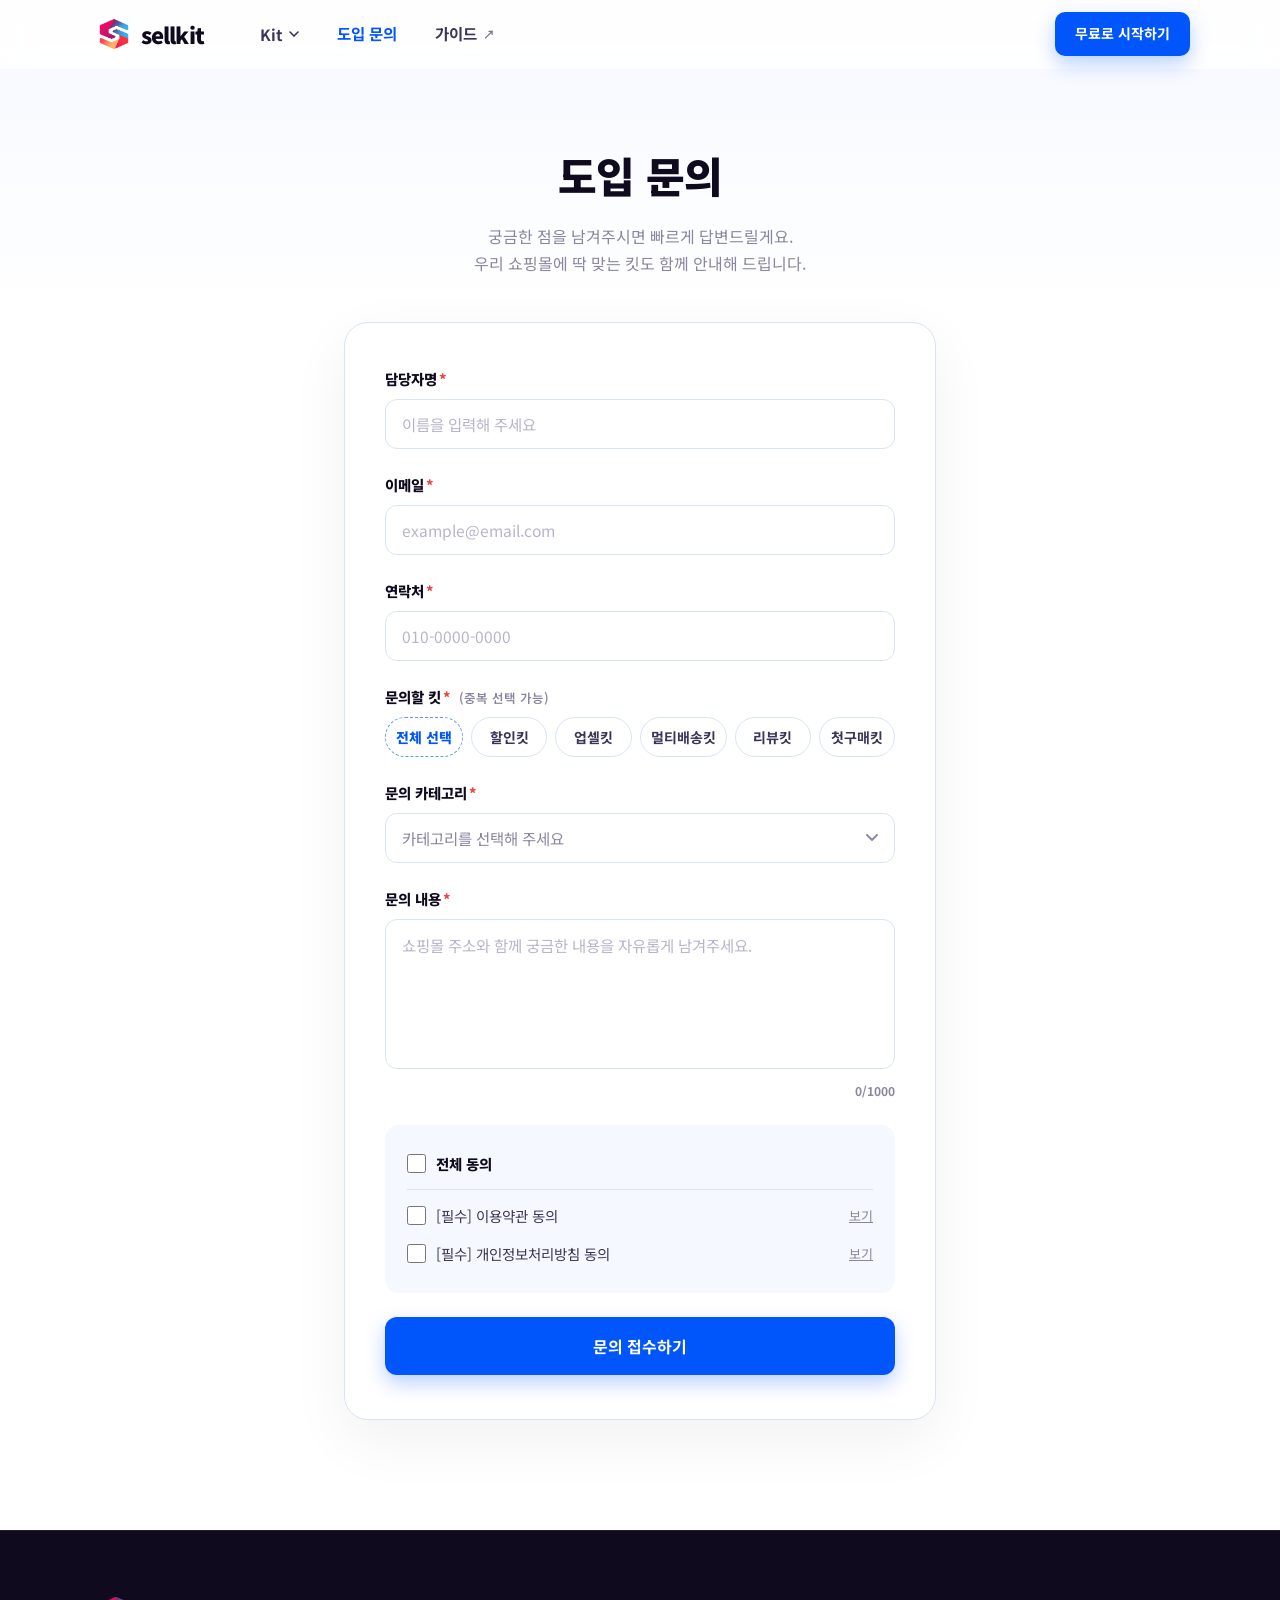
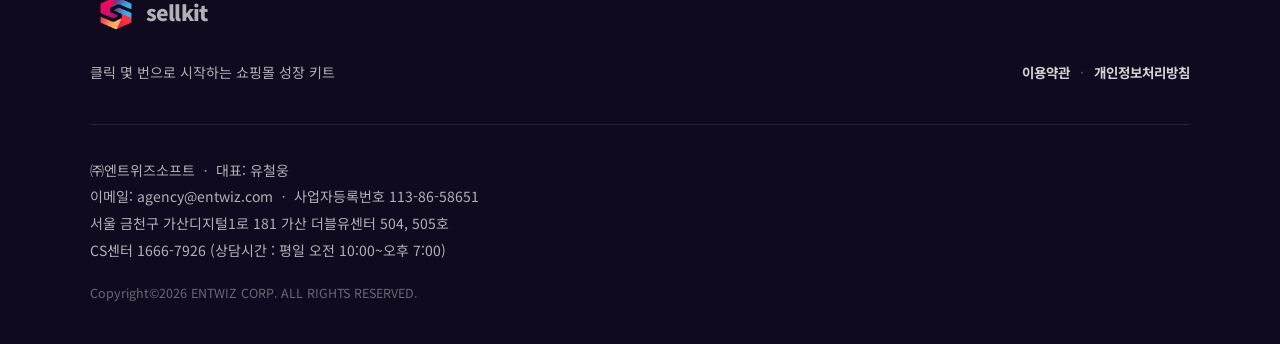
<file: contact.html>
<!DOCTYPE html>
<html lang="ko">
<head>
  <meta charset="UTF-8">
  <meta name="viewport" content="width=device-width, initial-scale=1.0">
  <title>도입 문의 — 셀킷 sellkit</title>
  <meta name="description" content="셀킷 도입 문의. 우리 쇼핑몰에 맞는 킷을 안내해 드립니다.">
  <link rel="preconnect" href="https://fonts.googleapis.com">
  <link rel="preconnect" href="https://fonts.gstatic.com" crossorigin>
  <link href="https://fonts.googleapis.com/css2?family=Noto+Sans+KR:wght@400;500;700;800;900&display=swap" rel="stylesheet">
  <link rel="stylesheet" href="assets/css/style.css?v=20260709a">
</head>
<body>

<div id="sellkit-header"></div>

<main class="contact-page">
  <div class="contact-wrap">

    <div class="contact-head">
      <h1>도입 문의</h1>
      <p>궁금한 점을 남겨주시면 빠르게 답변드릴게요.<br>우리 쇼핑몰에 딱 맞는 킷도 함께 안내해 드립니다.</p>
    </div>

    <form class="contact-form" id="inquiryForm" novalidate>
      <div class="form-field">
        <label for="fName">담당자명<span class="req">*</span></label>
        <input type="text" id="fName" name="name" placeholder="이름을 입력해 주세요" autocomplete="name">
        <p class="field-error"></p>
      </div>

      <div class="form-field">
        <label for="fEmail">이메일<span class="req">*</span></label>
        <input type="email" id="fEmail" name="email" placeholder="example@email.com" autocomplete="email">
        <p class="field-error"></p>
      </div>

      <div class="form-field">
        <label for="fPhone">연락처<span class="req">*</span></label>
        <input type="tel" id="fPhone" name="phone" placeholder="010-0000-0000" autocomplete="tel" inputmode="numeric">
        <p class="field-error"></p>
      </div>

      <div class="form-field">
        <label>문의할 킷<span class="req">*</span> <span class="opt-label">(중복 선택 가능)</span></label>
        <div class="kit-select" id="kitSelect"></div>
        <p class="field-error"></p>
      </div>

      <div class="form-field">
        <label id="catLabel">문의 카테고리<span class="req">*</span></label>
        <div class="cat-dd" id="catDD">
          <button type="button" class="cat-trigger" id="catTrigger" aria-haspopup="listbox" aria-expanded="false" aria-labelledby="catLabel">
            <span class="cat-value is-placeholder">카테고리를 선택해 주세요</span>
            <svg class="cat-arrow" width="12" height="7" viewBox="0 0 12 7" fill="none" xmlns="http://www.w3.org/2000/svg"><path d="M1 1l5 5 5-5" stroke="currentColor" stroke-width="1.8" stroke-linecap="round" stroke-linejoin="round"/></svg>
          </button>
          <ul class="cat-menu" id="catMenu" role="listbox" aria-labelledby="catLabel">
            <li class="cat-opt" role="option" data-value="기능 문의">기능 문의</li>
            <li class="cat-opt" role="option" data-value="오류 신고">오류 신고</li>
            <li class="cat-opt" role="option" data-value="결제·구독">결제·구독</li>
            <li class="cat-opt" role="option" data-value="설치·연동">설치·연동</li>
            <li class="cat-opt" role="option" data-value="디자인·노출">디자인·노출</li>
            <li class="cat-opt" role="option" data-value="기타">기타</li>
          </ul>
        </div>
        <input type="hidden" id="fCategory" name="category">
        <p class="field-error"></p>
      </div>

      <div class="form-field">
        <label for="fMessage">문의 내용<span class="req">*</span></label>
        <textarea id="fMessage" name="message" maxlength="1000" placeholder="쇼핑몰 주소와 함께 궁금한 내용을 자유롭게 남겨주세요."></textarea>
        <div class="char-count"><span id="msgCount">0</span>/1000</div>
        <p class="field-error"></p>
      </div>

      <div class="consent-box">
        <div class="consent-row all">
          <input type="checkbox" id="agreeAll">
          <label for="agreeAll">전체 동의</label>
        </div>
        <div class="consent-row">
          <input type="checkbox" id="agreeTerms">
          <label for="agreeTerms">[필수] 이용약관 동의</label>
          <button type="button" class="consent-view" onclick="sellkitOpenLegal('terms')">보기</button>
        </div>
        <div class="consent-row">
          <input type="checkbox" id="agreePrivacy">
          <label for="agreePrivacy">[필수] 개인정보처리방침 동의</label>
          <button type="button" class="consent-view" onclick="sellkitOpenLegal('privacy')">보기</button>
        </div>
        <p class="consent-error">필수 약관에 모두 동의해 주세요.</p>
      </div>

      <p class="form-global-error" id="formGlobalError">접수 중 문제가 발생했어요. 잠시 후 다시 시도해 주세요.</p>

      <button type="submit" class="btn btn-primary" id="submitBtn">문의 접수하기</button>
    </form>

    <div class="form-success" id="formSuccess" style="display:none">
      <div class="check">✓</div>
      <h2>문의가 접수되었습니다</h2>
      <p>남겨주신 연락처로 빠르게 답변드릴게요.<br>영업일 기준 1~2일 내에 연락드립니다.</p>
      <a class="btn btn-primary" href="index.html">홈으로 돌아가기</a>
    </div>

  </div>
</main>

<div id="sellkit-footer"></div>

<script src="assets/js/kits.js"></script>
<script src="assets/js/legal.js"></script>
<script src="assets/js/header.js"></script>
<script src="assets/js/footer.js"></script>
<script src="assets/js/contact.js"></script>

</body>
</html>
</file>
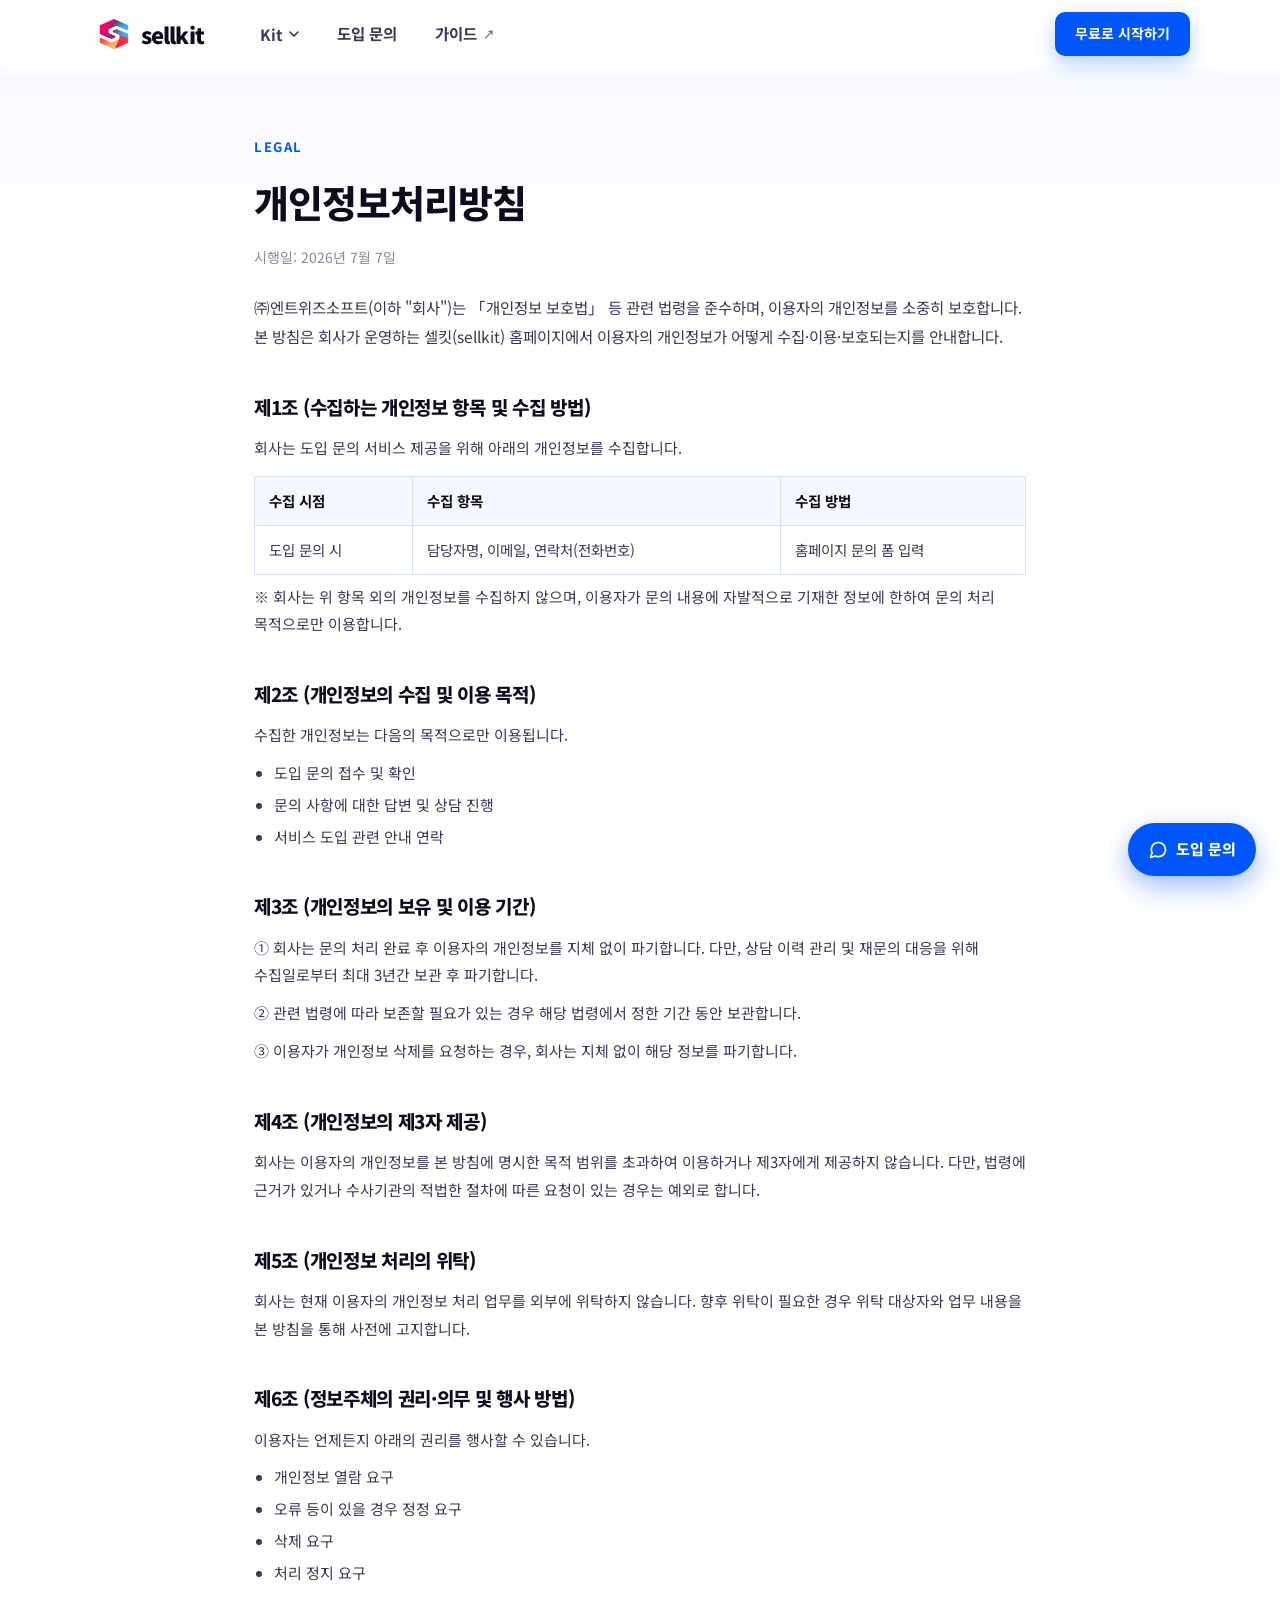
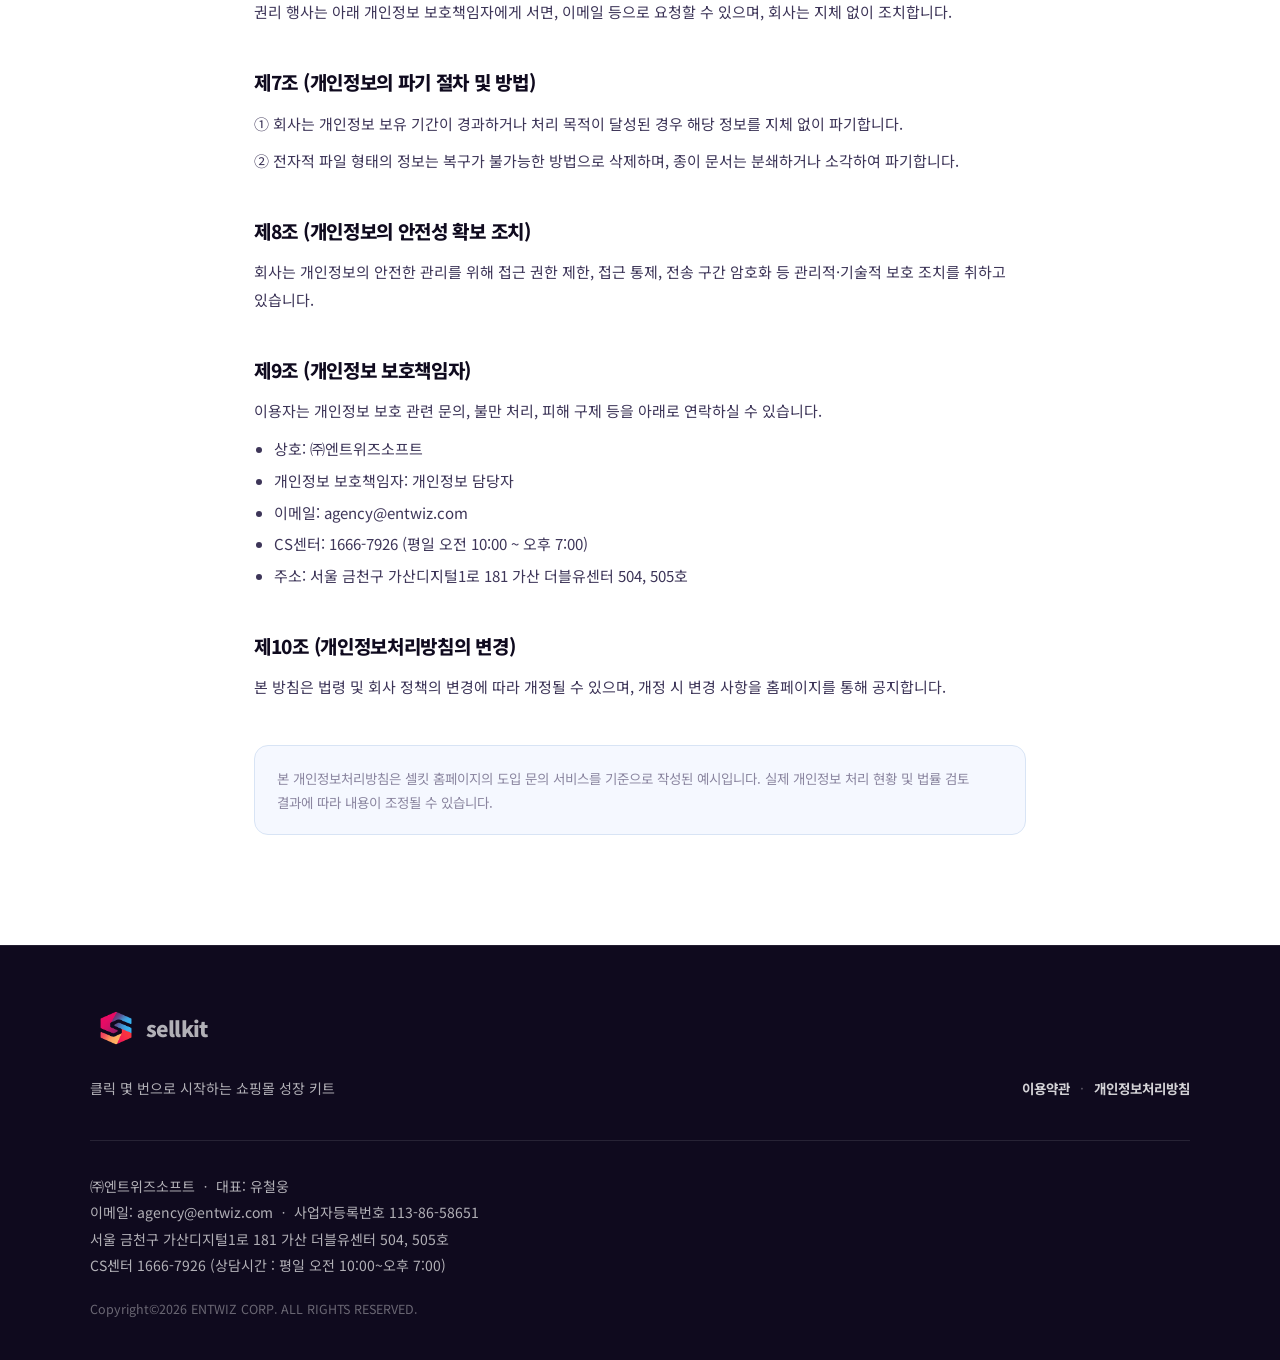
<file: privacy.html>
<!DOCTYPE html>
<html lang="ko">
<head>
  <meta charset="UTF-8">
  <meta name="viewport" content="width=device-width, initial-scale=1.0">
  <title>개인정보처리방침 — 셀킷 sellkit</title>
  <meta name="description" content="셀킷 개인정보처리방침. 도입 문의 시 담당자명·이메일·연락처를 수집합니다.">
  <link rel="preconnect" href="https://fonts.googleapis.com">
  <link rel="preconnect" href="https://fonts.gstatic.com" crossorigin>
  <link href="https://fonts.googleapis.com/css2?family=Noto+Sans+KR:wght@400;500;700;800;900&display=swap" rel="stylesheet">
  <link rel="stylesheet" href="assets/css/style.css">
</head>
<body>

<div id="sellkit-header"></div>

<main class="legal">
  <div class="legal-wrap" id="sellkit-legal" data-legal="privacy"></div>
</main>

<div id="sellkit-footer"></div>

<script src="assets/js/kits.js"></script>
<script src="assets/js/legal.js"></script>
<script src="assets/js/header.js"></script>
<script src="assets/js/footer.js"></script>

</body>
</html>
</file>
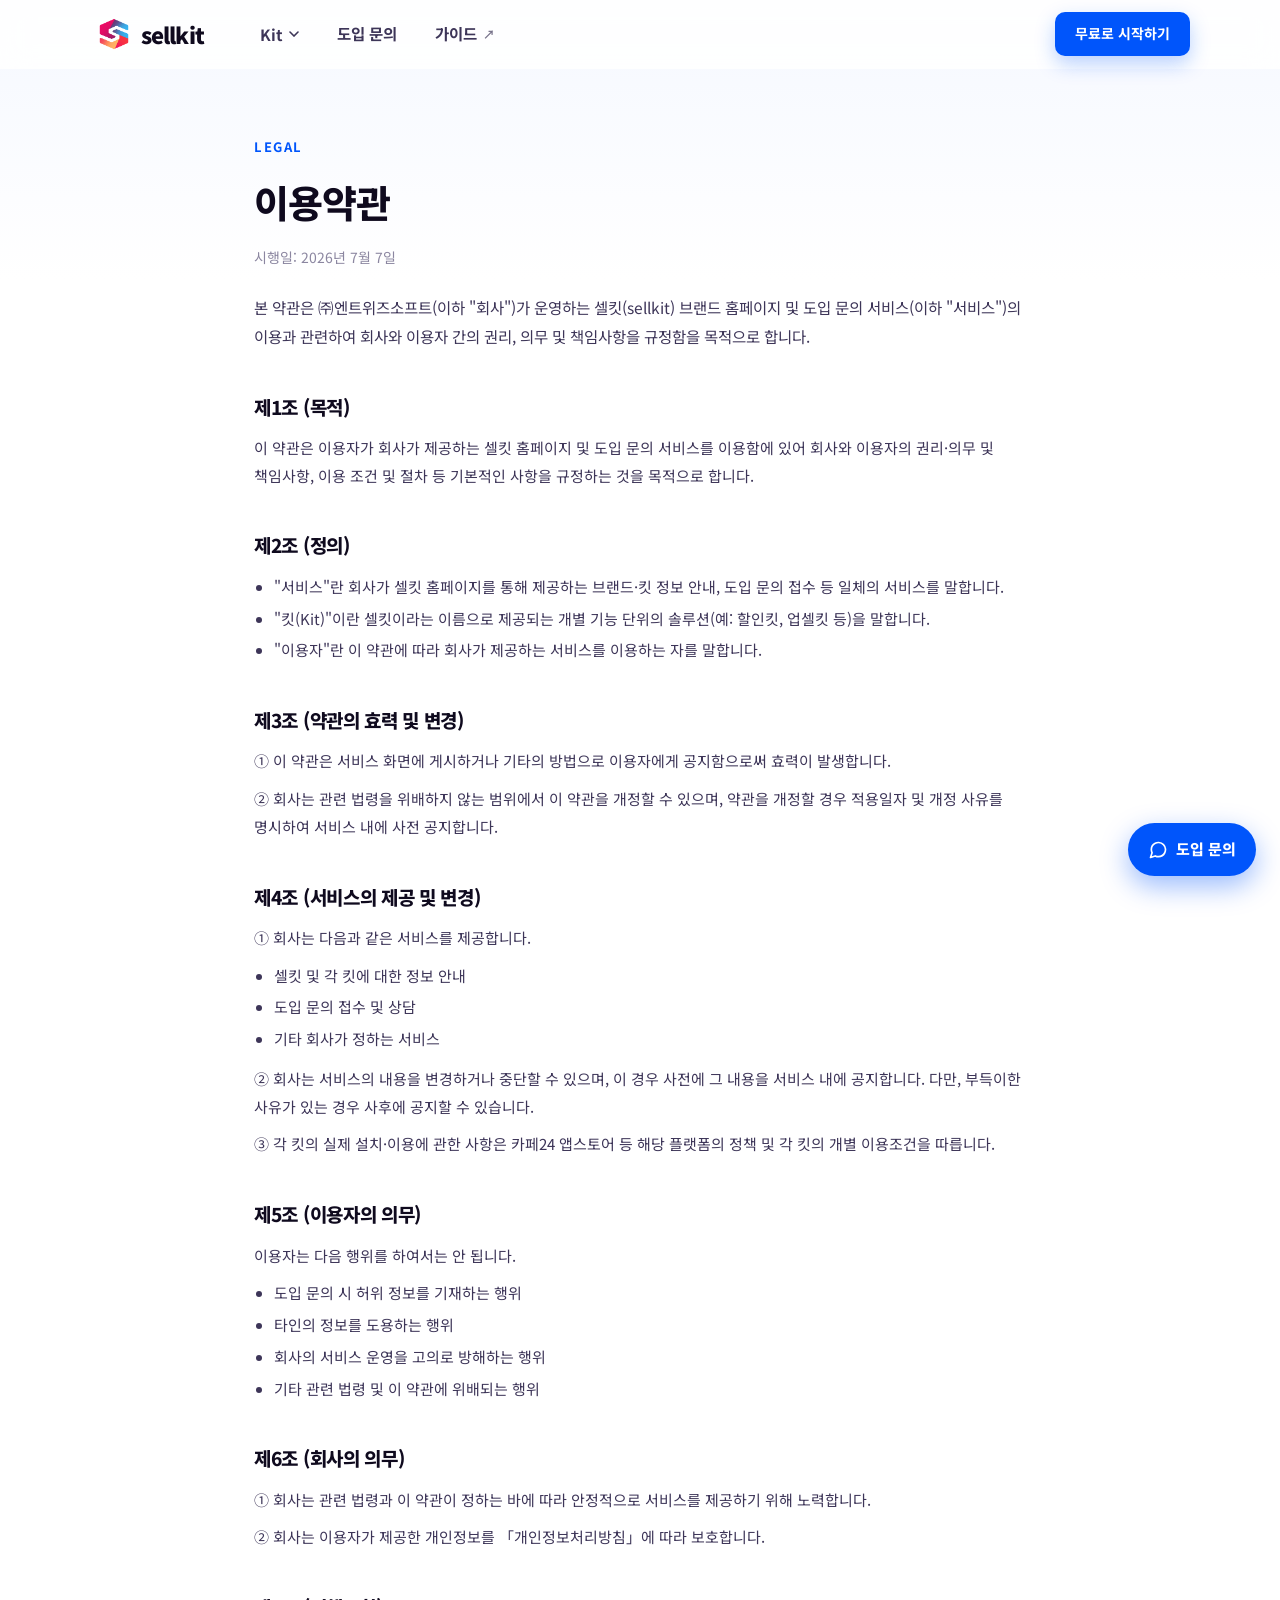
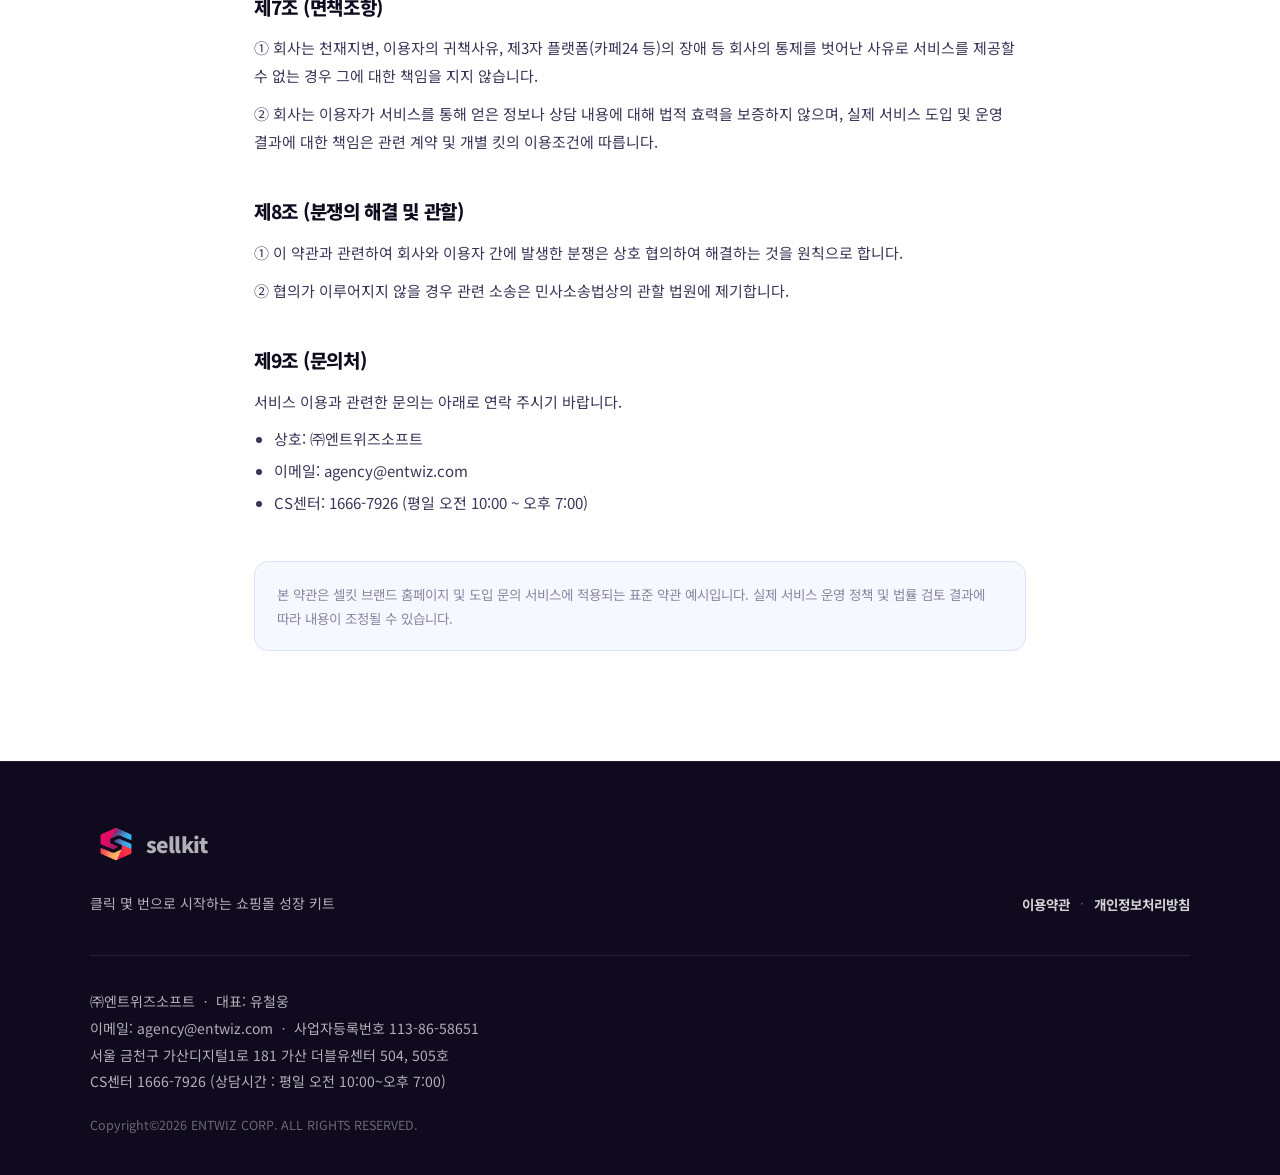
<file: terms.html>
<!DOCTYPE html>
<html lang="ko">
<head>
  <meta charset="UTF-8">
  <meta name="viewport" content="width=device-width, initial-scale=1.0">
  <title>이용약관 — 셀킷 sellkit</title>
  <meta name="description" content="셀킷 홈페이지 및 도입 문의 서비스 이용약관.">
  <link rel="preconnect" href="https://fonts.googleapis.com">
  <link rel="preconnect" href="https://fonts.gstatic.com" crossorigin>
  <link href="https://fonts.googleapis.com/css2?family=Noto+Sans+KR:wght@400;500;700;800;900&display=swap" rel="stylesheet">
  <link rel="stylesheet" href="assets/css/style.css">
</head>
<body>

<div id="sellkit-header"></div>

<main class="legal">
  <div class="legal-wrap" id="sellkit-legal" data-legal="terms"></div>
</main>

<div id="sellkit-footer"></div>

<script src="assets/js/kits.js"></script>
<script src="assets/js/legal.js"></script>
<script src="assets/js/header.js"></script>
<script src="assets/js/footer.js"></script>

</body>
</html>
</file>
<file: assets/css/style.css>
/* ============================================================
   sellkit 브랜드 홈 공통 스타일
   토큰은 할인킷/업셀킷 상세페이지와 동일 체계를 사용합니다.
   ============================================================ */
:root {
  --brand: #0055fb;
  --brand-dark: #0040C0;
  --brand-deep: #002B80;
  --brand-light: #D0E2FA;
  --brand-mid: #5C9BF5;
  --brand-rgb: 0, 85, 251;
  --dark: #0F0A1E;
  --body: #3D3558;
  --muted: #8B86A0;
  --border: #D8E4F5;
  --bg: #FFFFFF;
  --bg-subtle: #F5F8FF;
  --success: #10B981;
  --warn: #F59E0B;
  --danger: #EF4444;
  --radius: 14px;
  --radius-lg: 24px;
  --header-h: 68px;
  --mono: 'Noto Sans KR', sans-serif; /* 킷 랜딩 톤앤매너 통일 — 모노 폰트 미사용 */
}

* { margin: 0; padding: 0; box-sizing: border-box; }
html { scroll-behavior: smooth; }
body {
  font-family: 'Noto Sans KR', sans-serif;
  color: var(--body);
  background: var(--bg);
  line-height: 1.65;
  -webkit-font-smoothing: antialiased;
  word-break: keep-all;
}
img { max-width: 100%; display: block; }
a { color: inherit; text-decoration: none; }
button { font-family: inherit; cursor: pointer; }

/* 킷 랜딩과 동일: 콘텐츠 순수 폭 1100px + 좌우 여백 40px (= 총 1180px) */
.container { max-width: 1180px; margin: 0 auto; padding: 0 40px; }

/* ---------- 버튼 ---------- */
/* 버튼 톤앤매너 — 킷 랜딩과 동일한 라운드 사각형(12px) */
.btn {
  display: inline-flex; align-items: center; justify-content: center; gap: 8px;
  font-weight: 700; border-radius: 12px; border: 0;
  transition: transform .18s ease, box-shadow .18s ease, background .18s ease;
  font-size: 16px; padding: 17px 36px;
}
.btn-sm { font-size: 14px; padding: 10px 20px; border-radius: 10px; }
.btn-primary {
  background: var(--brand); color: #fff;
  box-shadow: 0 8px 20px rgba(var(--brand-rgb), .28);
}
@media (hover: hover) {
  .btn:hover { transform: translateY(-2px); }
  .btn-primary:hover { background: var(--brand); filter: brightness(1.08) saturate(1.05); box-shadow: 0 12px 28px rgba(var(--brand-rgb), .42); }
}
.btn-ghost {
  background: #fff; color: var(--brand);
  box-shadow: inset 0 0 0 2px var(--brand-light);
}
.btn-ghost:hover { box-shadow: inset 0 0 0 2px var(--brand); }
.btn-white { background: #fff; color: var(--brand); box-shadow: 0 8px 22px rgba(0, 20, 60, .25); }
.btn-outline-white { background: transparent; color: #fff; box-shadow: inset 0 0 0 2px rgba(255,255,255,.5); }
.btn-outline-white:hover { box-shadow: inset 0 0 0 2px #fff; }
.btn:disabled { opacity: .55; cursor: not-allowed; transform: none; }

/* ---------- 섹션 공통 (킷 랜딩과 동일 규칙) ---------- */
section { padding: 96px 0; }
.section-eyebrow {
  display: inline-block; color: var(--brand);
  font-size: 14px; font-weight: 700; text-transform: uppercase;
  letter-spacing: 1.5px; margin-bottom: 16px;
}
.section-title {
  font-size: clamp(28px, 3.5vw, 42px); font-weight: 800; color: var(--dark);
  line-height: 1.25; letter-spacing: -1px; margin-bottom: 16px;
}
.section-title em { font-style: normal; color: var(--brand); }
.section-sub {
  font-size: 18px; color: var(--body); max-width: 560px;
  line-height: 1.7; text-align: justify;
}
/* KIT LINEUP 서브: PC·태블릿에서 딱 2줄 (첫 줄이 접히지 않게 폭 확대) */
.kit-sub { max-width: 44em; text-align: left; }
/* 타이틀·서브 좌측정렬, 콘텐츠는 컨테이너 양측을 채움 */
.section-head { text-align: left; margin: 0 0 56px; }

/* 스크롤 등장 */
.reveal { opacity: 0; transform: translateY(26px); transition: opacity .6s ease, transform .6s ease; }
.reveal.visible { opacity: 1; transform: none; }

/* ============================================================
   헤더
   ============================================================ */
.sk-header {
  position: fixed; top: 0; left: 0; right: 0; z-index: 100;
  background: rgba(255, 255, 255, .86);
  backdrop-filter: blur(14px); -webkit-backdrop-filter: blur(14px);
  border-bottom: 1px solid transparent;
  transition: border-color .2s, box-shadow .2s;
}
.sk-header.scrolled { border-color: var(--border); box-shadow: 0 4px 24px rgba(15, 10, 30, .06); }
.sk-header-inner {
  max-width: 1180px; margin: 0 auto; padding: 0 40px;
  height: var(--header-h); display: flex; align-items: center; gap: 40px;
}
.sk-logo {
  display: inline-flex; align-items: center; gap: 3px;
  font-size: 22px; font-weight: 900; color: var(--dark); letter-spacing: -0.04em;
  line-height: 1;
}
/* 로고 원본에 여백이 있어 살짝 크게 렌더링 */
.sk-brand { display: inline-flex; align-items: center; gap: 10px; }
.sk-logo img { height: 48px; width: 48px; object-fit: contain; margin: -6px 0; }
.sk-logo span { color: var(--brand); }

.sk-nav { display: flex; align-items: center; gap: 6px; flex: 1; }
.sk-nav-item { position: relative; }
.sk-nav-link {
  display: inline-flex; align-items: center; gap: 6px;
  padding: 10px 16px; border-radius: 10px; border: 0; background: none;
  font-size: 15.5px; font-weight: 700; color: var(--body);
  transition: color .15s, background .15s;
}
.sk-nav-link:hover { color: var(--brand); background: var(--bg-subtle); }
.sk-nav-link.active, .sk-nav-item.active > .sk-nav-link { color: var(--brand); }
.sk-ext { font-size: 12px; opacity: .7; }
.sk-caret { transition: transform .2s; }
.sk-has-drop:hover .sk-caret, .sk-has-drop.drop-open .sk-caret { transform: rotate(180deg); }

/* Kit 드롭다운 */
.sk-drop {
  position: fixed; top: var(--header-h); left: 0; right: 0;
  background: #fff; border-bottom: 1px solid var(--border);
  box-shadow: 0 22px 40px rgba(15, 10, 30, .07);
  padding: 18px max(40px, calc((100% - 1100px) / 2)); display: flex; justify-content: space-between; gap: 6px;
  opacity: 0; visibility: hidden; transform: translateY(-12px);
  transition: opacity .2s ease, transform .2s ease, visibility .2s;
}
.sk-has-drop:hover .sk-drop, .sk-has-drop.drop-open .sk-drop {
  opacity: 1; visibility: visible; transform: none;
}
.sk-drop-item {
  display: flex; flex-direction: column; align-items: flex-start; gap: 5px;
  text-align: left; padding: 14px 16px;
  border-radius: 12px; border: 0; background: none;
  transition: background .18s, opacity .18s, transform .18s;
}
.sk-drop-item .sk-kit-txt strong,
.sk-drop-item .sk-kit-txt small { white-space: nowrap; transition: color .18s; }
/* 호버한 킷만 강조, 나머지는 살짝 흐리게 */
.sk-drop:hover .sk-drop-item { opacity: .45; }
.sk-drop:hover .sk-drop-item:hover { opacity: 1; }
.sk-drop-item:hover { background: var(--bg-subtle); transform: translateY(-2px); }
.sk-drop-item:hover .sk-kit-txt strong { color: var(--brand); }
.sk-drop-item:hover .sk-kit-txt small { color: var(--body); }
.sk-kit-txt { display: flex; flex-direction: column; gap: 4px; line-height: 1.35; }
.sk-kit-txt strong { font-size: 15px; color: var(--dark); font-weight: 800; letter-spacing: -0.01em; display: flex; align-items: center; gap: 6px; }
.sk-kit-txt small { font-size: 12.5px; color: var(--muted); }
.sk-drop-item.is-coming .sk-kit-txt strong { color: var(--muted); }
.sk-soon {
  font-style: normal; font-size: 10px; font-weight: 700; letter-spacing: .01em; color: var(--muted);
  background: rgba(139, 134, 160, .14); border-radius: 6px; padding: 2px 7px; line-height: 1.5;
}
.sk-header-right { display: flex; align-items: center; gap: 10px; }

/* 햄버거 */
.sk-burger { display: none; width: 44px; height: 44px; border: 0; background: none; flex-direction: column; align-items: center; justify-content: center; gap: 5px; }
.sk-burger span { width: 20px; height: 2px; background: var(--dark); border-radius: 2px; transition: transform .25s, opacity .25s; }
.menu-open .sk-burger span:nth-child(1) { transform: translateY(7px) rotate(45deg); }
.menu-open .sk-burger span:nth-child(2) { opacity: 0; }
.menu-open .sk-burger span:nth-child(3) { transform: translateY(-7px) rotate(-45deg); }

/* 모바일 메뉴 — 헤더 아래 전체 화면을 덮는 패널 */
.sk-mobile {
  display: none; background: #fff;
  position: fixed; left: 0; right: 0; top: var(--header-h); bottom: 0;
  z-index: 99; padding: 16px 20px calc(24px + env(safe-area-inset-bottom, 0px));
  overflow-y: auto; -webkit-overflow-scrolling: touch;
  border-top: 1px solid var(--border);
}
.sk-mobile.open { display: flex; flex-direction: column; }
.sk-mobile-group { font-size: 13px; font-weight: 800; letter-spacing: .08em; color: var(--brand); text-transform: uppercase; margin: 6px 4px 12px; }
.sk-mobile-kit {
  display: flex; flex-direction: row; align-items: center; justify-content: space-between;
  gap: 12px; width: 100%; padding: 15px 16px; margin-bottom: 8px; text-align: left;
  border: 1px solid var(--border); border-left: 3px solid var(--brand); border-radius: 14px;
  background: #fff;
}
.sk-mobile-kit .sk-kit-txt { gap: 3px; }
.sk-mobile-kit .sk-kit-txt strong { font-size: 16px; color: var(--brand); }
.sk-mobile-kit .sk-kit-txt small { font-size: 13px; }
.sk-mobile-kit:not(.is-coming)::after {
  content: "→"; flex: none; font-size: 18px; font-weight: 800; color: var(--brand);
}
.sk-mobile-kit.is-coming { border-left-color: var(--border); }
.sk-mobile-kit.is-coming .sk-kit-txt strong { color: var(--muted); }
.sk-mobile-link { display: block; padding: 14px 4px; margin-top: 6px; font-size: 16px; font-weight: 700; color: var(--dark); border-top: 1px solid var(--bg-subtle); }
.sk-mobile-link.active { color: var(--brand); }
.sk-mobile-cta { display: flex; width: 100%; margin-top: auto; }

@media (max-width: 960px) {
  .sk-nav, .sk-header-cta { display: none; }
  .sk-header-inner { gap: 0; justify-content: space-between; }
  .sk-burger { display: flex; }
}

/* ============================================================
   1. 히어로
   ============================================================ */
.hero {
  position: relative; overflow: hidden; text-align: center;
  padding: calc(var(--header-h) + 92px) 0 80px;
  background:
    radial-gradient(50% 42% at 50% 0%, rgba(var(--brand-rgb), .07) 0%, transparent 100%),
    linear-gradient(180deg, var(--bg-subtle) 0%, #fff 60%);
}
.hero-badges {
  display: flex; align-items: center; justify-content: center;
  gap: 8px; flex-wrap: wrap; margin-bottom: 28px;
}
.hero-badge {
  display: inline-flex; align-items: center; gap: 8px;
  border-radius: 999px; padding: 9px 18px; font-size: 14px; font-weight: 500;
}
.hero-badge .dot { width: 7px; height: 7px; border-radius: 50%; flex: none; }
.hero-badge strong { font-weight: 800; }
/* 카페24 공식 입점 — 킷 랜딩 톤앤매너 */
.hero-badge-cafe24 { background: var(--brand-light); color: var(--brand); font-weight: 700; }
.hero-badge-cafe24 .dot { background: var(--brand); }
/* 무료체험 오퍼 */
.hero-badge-offer {
  background: #fff; border: 1px solid var(--border); color: var(--body);
  box-shadow: 0 4px 14px rgba(15, 10, 30, .05);
}
.hero-badge-offer .dot { background: var(--success); box-shadow: 0 0 0 4px rgba(16, 185, 129, .15); }
.hero-badge-offer strong { color: var(--brand); }
.hero h1 {
  font-size: clamp(32px, 5.6vw, 58px); font-weight: 800; color: var(--dark);
  line-height: 1.28; letter-spacing: -1px;
}
.hero h1 em { font-style: normal; color: var(--brand); }
.hero-sub { margin: 24px auto 0; max-width: 600px; font-size: 17px; color: var(--body); line-height: 1.7; }
.hero-cta { margin-top: 40px; display: flex; gap: 14px; justify-content: center; flex-wrap: wrap; }

/* 히어로 CTA — 메시지 교체 애니메이션 버튼 (킷 랜딩 톤앤매너) */
.btn-rotate { position: relative; overflow: hidden; min-width: 300px; height: 58px; }
.btn-rotate .cta-text {
  position: absolute; top: 50%; left: 50%; transform: translate(-50%, -50%);
  white-space: nowrap; width: 100%; text-align: center;
  transition: opacity .5s, transform .5s;
}
.btn-rotate .cta-text.hidden { opacity: 0; transform: translate(-50%, calc(-50% + 12px)); }

/* 킷 둘러보기 — 업셀킷 위젯 카탈로그 링크와 동일한 이동 보더 애니메이션 */
@property --catalog-border-angle {
  syntax: '<angle>'; inherits: false; initial-value: 0deg;
}
.hero-catalog-link {
  display: inline-flex; align-items: center; gap: 6px;
  position: relative; z-index: 2; margin: 44px auto 0;
  padding: 13px 26px; border-radius: 12px;
  font-size: 14.5px; font-weight: 700; color: var(--brand);
  border: 2px solid transparent;
  background:
    linear-gradient(#fff, #fff) padding-box,
    conic-gradient(from var(--catalog-border-angle), transparent 0%, var(--brand-mid) 6%, var(--brand) 12%, transparent 24%, transparent 100%) border-box;
  box-shadow: 0 10px 28px rgba(var(--brand-rgb), .14);
  transition: box-shadow .25s, transform .25s, background .35s;
  animation: catalogBorderTravel 2.8s linear infinite;
}
@keyframes catalogBorderTravel { to { --catalog-border-angle: 360deg; } }
.hero-catalog-link:hover {
  background: linear-gradient(#fff, #fff) padding-box, var(--brand) border-box;
  box-shadow: 0 16px 36px rgba(var(--brand-rgb), .28);
  transform: translateY(-3px); animation-play-state: paused;
}
.hero-catalog-link-arrow { display: inline-block; transition: transform .25s; }
.hero-catalog-link:hover .hero-catalog-link-arrow { transform: translateX(4px); }

/* 인포그래픽 하단 특징 문구 */
.hero-tags { margin-top: 16px; font-size: 14px; color: var(--muted); }

/* 히어로 인포그래픽 — 할인킷 장바구니 (2+1 → 가장 저렴한 1개 FREE) */
/* PC/태블릿: 3장 가로 나열 */
.hero-visual { max-width: 1060px; margin: 52px auto 0; }
.deck { display: flex; justify-content: center; align-items: stretch; gap: 22px; padding-top: 14px; }
.deck-card { position: relative; flex: 1 1 320px; max-width: 344px; min-width: 0; transition: transform .28s ease, opacity .28s ease; }
.deck-card .kit-screen { height: 100%; min-height: 384px; display: flex; flex-direction: column; transition: box-shadow .28s ease; }
.deck-dots { display: none; justify-content: center; gap: 8px; margin-top: 24px; }
.deck-dot { width: 8px; height: 8px; padding: 0; border: 0; border-radius: 999px; background: var(--border); cursor: pointer; transition: background .2s, width .2s; }
.deck-dot.is-on { background: var(--brand); width: 22px; }

/* 1000px 이하: 인포그래픽 캐러셀(한 장 노출 + 스와이프) */
@media (max-width: 1000px) {
  .hero-visual { max-width: 380px; margin-top: 60px; }
  .deck { display: block; position: relative; height: 420px; padding-top: 0; gap: 0; }
  .deck-card {
    position: absolute; inset: 0; width: auto; max-width: none; flex: none;
    transition: opacity .5s ease;
  }
  .deck-card.pos-0 { opacity: 1; z-index: 3; }
  .deck-card.pos-1, .deck-card.pos-2 { opacity: 0; z-index: 1; pointer-events: none; }
  /* 현재 보이는 카드 태그는 찐파 */
  .deck-card.pos-0 .kit-tag { background: var(--brand); color: #fff; box-shadow: 0 6px 16px rgba(var(--brand-rgb), .3); }
  .deck-dots { display: flex; }
}

@media (max-width: 768px) {
  /* 모바일: 데스크톱용 강제 줄바꿈 해제 + 정렬 자연스럽게 */
  .br-pc { display: none; }
  /* 모바일 영역별 타이틀·서브 스펙 고정 */
  .section-title { font-size: 28px; }
  .section-sub { font-size: 15px; }
  /* 모바일: 본문 강제 줄바꿈 해제 + 왼쪽정렬 + 15px */
  .section-sub br, .kit-sub br, .kit-desc br, .pain-card p br { display: none; }
  .section-sub, .kit-sub, .kit-desc, .pain-card p { text-align: left; font-size: 15px; }
  .hero-sub { text-align: center; font-size: 15px; }
  /* 모바일: 서브 ↔ 카드 여백 축소 */
  .section-head { margin-bottom: 32px; }
}

/* 공통 카드 크롬 */
.kit-screen {
  background: #fff; border: 1px solid var(--border); border-radius: 20px;
  box-shadow: 0 24px 60px rgba(15, 10, 30, .12); overflow: hidden; text-align: left;
}

.cart-head {
  display: flex; align-items: center; justify-content: space-between;
  padding: 18px 22px; border-bottom: 1px solid var(--border);
}
.cart-head-title { font-size: 16px; font-weight: 800; color: var(--dark); }
.cart-head-count { font-size: 13px; color: var(--muted); }

.cart-item { display: flex; align-items: center; gap: 14px; padding: 15px 22px; border-bottom: 1px solid var(--bg-subtle); }
.cart-thumb {
  flex: none; width: 46px; height: 46px; border-radius: 12px;
  display: flex; align-items: center; justify-content: center; font-size: 23px;
  background: linear-gradient(135deg, var(--brand-light), var(--bg-subtle));
  border: 1px solid var(--border);
}
.cart-info { flex: 1; min-width: 0; }
.cart-name { font-size: 14.5px; font-weight: 700; color: var(--dark); }
.cart-opt { font-size: 12px; color: var(--muted); margin-top: 3px; }
.cart-price { text-align: right; white-space: nowrap; }
.cart-amt { font-size: 15px; font-weight: 800; color: var(--dark); }
.cart-free {
  display: inline-block; font-size: 12px; font-weight: 800; color: #fff;
  background: var(--danger); border-radius: 999px; padding: 3px 11px; letter-spacing: .02em;
  animation: cart-free-pulse 2s ease-in-out infinite;
}
@keyframes cart-free-pulse {
  0%, 100% { transform: scale(1); box-shadow: 0 0 0 0 rgba(239, 68, 68, .35); }
  50% { transform: scale(1.07); box-shadow: 0 0 0 7px rgba(239, 68, 68, 0); }
}
.cart-strike { display: block; font-size: 12.5px; color: var(--muted); text-decoration: line-through; margin-top: 5px; }

.cart-summary { background: var(--bg-subtle); padding: 16px 22px 18px; }
.cart-row { display: flex; align-items: center; justify-content: space-between; font-size: 13.5px; margin-top: 9px; }
.cart-row:first-child { margin-top: 0; }
.cart-row-label { color: var(--muted); }
.cart-row-val { font-weight: 700; color: var(--dark); }
.cart-row-disc .cart-row-label, .cart-row-disc .cart-row-val { color: var(--brand); font-weight: 800; }
.cart-promo-wrap { display: flex; align-items: center; gap: 6px; margin: 10px 0 2px; }
.cart-promo-hook { color: var(--brand); opacity: .55; font-size: 13px; }
.cart-promo {
  display: inline-flex; font-size: 12px; font-weight: 700; color: var(--brand);
  background: rgba(var(--brand-rgb), .08); border-radius: 8px; padding: 5px 10px;
}
.cart-total { margin-top: 14px; padding-top: 14px; border-top: 1px solid var(--border); }
.cart-total .cart-row-label { color: var(--dark); font-weight: 800; font-size: 15px; }
.cart-total .cart-row-val { color: var(--brand); font-weight: 900; font-size: 18px; }

/* 할인킷 애니메이션 (8s): 빈 장바구니 → 상품 담김 → 2+1 적용 → 할인 강조 */
/* 높이는 고정(공간 예약), 상품은 제자리에서 페이드+슬라이드로 등장 → 카드 높이 불변 */
.dc-item-1 { animation: dcItem1 8s ease-in-out infinite; }
.dc-item-2 { animation: dcItem2 8s ease-in-out infinite; }
@keyframes dcItem1 {
  0%, 5% { opacity: 0; transform: translateY(12px); }
  16%, 92% { opacity: 1; transform: none; }
  100% { opacity: 0; transform: translateY(12px); }
}
@keyframes dcItem2 {
  0%, 20% { opacity: 0; transform: translateY(12px); }
  32%, 92% { opacity: 1; transform: none; }
  100% { opacity: 0; transform: translateY(12px); }
}
.dc-summary { position: relative; animation: dcSummary 8s ease-in-out infinite; }
@keyframes dcSummary {
  0%, 34% { opacity: 0; transform: translateY(8px); }
  44%, 92% { opacity: 1; transform: none; }
  100% { opacity: 0; transform: translateY(8px); }
}

.dc-swap { position: relative; display: inline-block; height: 1.4em; min-width: 82px; text-align: right; vertical-align: middle; }
.dc-swap > span { position: absolute; right: 0; top: 0; white-space: nowrap; }
.dc-was { animation: dcWasOut 8s ease-in-out infinite; }
.dc-now { opacity: 0; animation: dcNowIn 8s ease-in-out infinite; }
@keyframes dcWasOut { 0%, 48% { opacity: 1; } 54%, 92% { opacity: 0; } 100% { opacity: 1; } }
@keyframes dcNowIn { 0%, 50% { opacity: 0; } 56%, 92% { opacity: 1; } 100% { opacity: 0; } }
.dc-disc .dc-was { color: var(--muted); }
.dc-disc .dc-now { color: var(--brand); font-weight: 800; }

/* 자켓 가격 셀: 40,000원 → FREE + 취소선 (등장 시 버스트) */
.dc-price { position: relative; min-width: 78px; min-height: 46px; }
.dc-price .dc-was { position: absolute; right: 0; top: 50%; transform: translateY(-50%); font-size: 15px; font-weight: 800; color: var(--dark); white-space: nowrap; animation: dcWasOut 8s ease-in-out infinite; }
.dc-price .dc-now { position: absolute; right: 0; top: 0; opacity: 0; animation: dcNowIn 8s ease-in-out infinite; }
.dc-price .cart-free { animation: dcFreeBurst 8s ease-in-out infinite; }
@keyframes dcFreeBurst {
  0%, 52% { transform: scale(.4); box-shadow: 0 0 0 0 rgba(239, 68, 68, .5); }
  58% { transform: scale(1.35); box-shadow: 0 0 0 10px rgba(239, 68, 68, 0); }
  64% { transform: scale(.94); }
  69% { transform: scale(1.1); }
  74% { transform: scale(1); }
  84% { transform: scale(1.08); box-shadow: 0 0 0 0 rgba(239, 68, 68, .35); }
  90% { transform: scale(1); box-shadow: 0 0 0 8px rgba(239, 68, 68, 0); }
  100% { transform: scale(1); }
}

/* 2+1 행사 칩 등장 (팝) */
.dc-promo { animation: dcPromo 8s ease-in-out infinite; }
@keyframes dcPromo {
  0%, 46% { opacity: 0; transform: translateX(-6px) scale(.85); }
  53% { opacity: 1; transform: translateX(0) scale(1.12); }
  59%, 92% { opacity: 1; transform: translateX(0) scale(1); }
  100% { opacity: 0; transform: translateX(-6px) scale(.85); }
}

/* 결제금액 행 하이라이트 플래시 */
.dc-total-flash { border-radius: 8px; animation: dcTotalFlash 8s ease-in-out infinite; }
@keyframes dcTotalFlash {
  0%, 50% { background: transparent; }
  57% { background: rgba(var(--brand-rgb), .13); }
  70%, 100% { background: transparent; }
}

/* 절약 금액 플로팅 콜아웃 */
.dc-savings {
  position: absolute; right: 4px; bottom: 44px; z-index: 3;
  font-size: 13px; font-weight: 900; color: var(--danger);
  background: #FEECEC; border: 1px solid rgba(239, 68, 68, .25); border-radius: 999px;
  padding: 3px 11px; pointer-events: none; opacity: 0;
  animation: dcSavings 8s ease-in-out infinite;
}
@keyframes dcSavings {
  0%, 52% { opacity: 0; transform: translateY(10px) scale(.8); }
  58% { opacity: 1; transform: translateY(0) scale(1.12); }
  66% { opacity: 1; transform: translateY(-2px) scale(1); }
  80% { opacity: 0; transform: translateY(-18px) scale(1); }
  100% { opacity: 0; }
}

/* 카드마다 킷 이름 뱃지 (카드 상단 좌측에 떠 있음) */
.kit-tag {
  position: absolute; top: -24px; left: 50%; transform: translateX(-50%); z-index: 10;
  display: inline-flex; align-items: center; gap: 7px;
  background: var(--brand-light); color: var(--brand); border-radius: 999px;
  font-size: 14px; font-weight: 800; letter-spacing: -.01em; padding: 7px 18px;
  box-shadow: 0 5px 14px rgba(var(--brand-rgb), .14);
  transition: background .28s ease, color .28s ease, box-shadow .28s ease;
}
.kit-tag-ic { display: inline-flex; width: 17px; height: 17px; }
.kit-tag-ic svg { width: 16px; height: 16px; }

/* 업셀킷 — 함께 구매 추천 위젯 */
.up-item { display: flex; align-items: center; gap: 14px; padding: 14px 22px; border-bottom: 1px solid var(--bg-subtle); }
.up-add { flex: none; font-size: 12.5px; font-weight: 700; color: var(--brand); background: rgba(var(--brand-rgb), .08); border: 1px solid var(--brand-light); border-radius: 9px; padding: 8px 14px; }
.up-foot { display: flex; align-items: center; justify-content: space-between; padding: 15px 22px; background: var(--bg-subtle); }
.up-foot-label { font-size: 13.5px; color: var(--muted); font-weight: 600; }
.up-foot-val { color: var(--brand); font-weight: 900; font-size: 16px; }

/* 업셀킷 2단계 데모: 하단 담기 바 → (담기) → 무료배송 진행도 + 추천 */
.up2 { position: relative; flex: 1; min-height: 300px; overflow: hidden; }
.up2-a, .up2-b { position: absolute; inset: 0; background: var(--bg-subtle); }
.up2-a { animation: up2FadeA 8s ease-in-out infinite; }
.up2-b { opacity: 0; padding: 16px; display: flex; flex-direction: column; gap: 11px; animation: up2FadeB 8s ease-in-out infinite; }
@keyframes up2FadeA { 0%, 44% { opacity: 1; } 50%, 94% { opacity: 0; } 100% { opacity: 1; } }
@keyframes up2FadeB { 0%, 46% { opacity: 0; } 52%, 94% { opacity: 1; } 100% { opacity: 0; } }

/* State A: 상세 스크롤 배경 + 하단 고정 담기 바 */
.up2-scroll { position: absolute; top: 0; left: 0; right: 0; padding: 14px 14px 100px; display: flex; flex-direction: column; gap: 9px; animation: up2Scroll 8s linear infinite; }
.up2-sk { background: rgba(var(--brand-rgb), .08); border-radius: 7px; flex: none; }
.up2-sk-img { height: 60px; }
.up2-sk-ln { height: 9px; }
@keyframes up2Scroll { 0% { transform: translateY(0); } 100% { transform: translateY(-50%); } }
.up2-scrim { position: absolute; left: 0; right: 0; bottom: 0; height: 110px; background: linear-gradient(to top, var(--bg-subtle) 45%, transparent); }
.up2-bar { position: absolute; left: 14px; right: 14px; bottom: 14px; display: flex; align-items: center; gap: 10px; background: #fff; border: 1.5px solid var(--border); border-radius: 14px; padding: 11px 12px; box-shadow: 0 10px 26px rgba(15, 10, 30, .18); }
.up2-bar-ic { width: 38px; height: 38px; border-radius: 9px; flex: none; display: flex; align-items: center; justify-content: center; font-size: 18px; background: linear-gradient(135deg, rgba(var(--brand-rgb), .14), rgba(var(--brand-rgb), .05)); }
.up2-bar-info { display: flex; flex-direction: column; gap: 2px; flex: 1; min-width: 0; }
.up2-bar-label { font-size: 11px; color: var(--muted); font-weight: 600; }
.up2-bar-price { font-size: 15px; color: var(--dark); font-weight: 800; }
.up2-bar-btn { font-size: 12.5px; font-weight: 800; color: #fff; background: var(--dark); padding: 10px 15px; border-radius: 20px; white-space: nowrap; flex: none; animation: up2Press 8s ease-in-out infinite; }
@keyframes up2Press { 0%, 36% { transform: scale(1); } 40% { transform: scale(.9); } 44% { transform: scale(1.05); } 48%, 100% { transform: scale(1); } }

/* State B: 무료배송 진행도 + 추천 */
.up2-title { font-size: 15px; font-weight: 800; color: var(--dark); }
.up2-ship { background: #fff; border-radius: 12px; padding: 12px 14px; box-shadow: 0 4px 14px rgba(15, 10, 30, .08); display: flex; flex-direction: column; gap: 9px; }
.up2-ship-badge { align-self: flex-start; font-size: 10.5px; font-weight: 800; color: #fff; background: var(--brand); padding: 4px 10px; border-radius: 20px; }
.up2-ship-msgs { position: relative; height: 19px; }
.up2-ship-msg, .up2-ship-done { position: absolute; left: 0; top: 0; font-size: 13.5px; font-weight: 800; white-space: nowrap; }
.up2-ship-msg { color: var(--dark); animation: up2MsgOut 8s ease-in-out infinite; }
.up2-ship-msg strong { color: var(--brand); }
.up2-ship-done { color: var(--success); opacity: 0; animation: up2MsgIn 8s ease-in-out infinite; }
@keyframes up2MsgOut { 0%, 64% { opacity: 1; } 70%, 94% { opacity: 0; } 100% { opacity: 1; } }
@keyframes up2MsgIn { 0%, 66% { opacity: 0; } 72%, 94% { opacity: 1; } 100% { opacity: 0; } }
.up2-track { background: #E9EDF3; border-radius: 20px; height: 9px; overflow: hidden; }
.up2-fill { height: 100%; border-radius: 20px; background: var(--brand); width: 55%; animation: up2Fill 8s ease-in-out infinite; }
@keyframes up2Fill {
  0%, 64% { width: 55%; background: var(--brand); }
  74%, 94% { width: 100%; background: var(--success); }
  100% { width: 55%; background: var(--brand); }
}

/* 담긴 상품 리스트 (+ 누르면 추천 상품이 리스트에 추가) */
.up2-list { display: flex; flex-direction: column; }
.up2-litem { display: flex; align-items: center; gap: 10px; background: #fff; border-radius: 10px; padding: 9px 11px; box-shadow: 0 3px 10px rgba(15, 10, 30, .05); }
.up2-litem-thumb { width: 34px; height: 34px; border-radius: 8px; flex: none; display: flex; align-items: center; justify-content: center; font-size: 17px; background: rgba(var(--brand-rgb), .08); }
.up2-litem-info { display: flex; flex-direction: column; gap: 2px; min-width: 0; }
.up2-litem-name { font-size: 12.5px; font-weight: 700; color: var(--dark); }
.up2-litem-sub { font-size: 11px; color: var(--muted); }
.up2-added { overflow: hidden; animation: up2Added 8s ease-in-out infinite; }
@keyframes up2Added {
  0%, 62% { opacity: 0; max-height: 0; margin-top: 0; padding-top: 0; padding-bottom: 0; transform: translateY(6px); }
  70%, 94% { opacity: 1; max-height: 54px; margin-top: 8px; padding-top: 9px; padding-bottom: 9px; transform: none; }
  100% { opacity: 0; max-height: 0; margin-top: 0; padding-top: 0; padding-bottom: 0; }
}

/* 우측 하단 고정 + 담기 FAB (펌프) + 버블 */
.up2-fab {
  position: absolute; right: 16px; bottom: 16px; z-index: 3;
  width: 46px; height: 46px; border-radius: 50%; border: 0; cursor: pointer;
  background: var(--brand); color: #fff;
  box-shadow: 0 8px 20px rgba(var(--brand-rgb), .35);
  animation: up2Pump 8s ease-in-out infinite;
}
/* + 글리프를 의사요소로 그려 원 정중앙에 배치 */
.up2-fab::before, .up2-fab::after {
  content: ''; position: absolute; top: 50%; left: 50%;
  transform: translate(-50%, -50%); background: currentColor; border-radius: 2px;
}
.up2-fab::before { width: 17px; height: 3px; }
.up2-fab::after { width: 3px; height: 17px; }
@keyframes up2Pump {
  0%, 58% { transform: scale(1); }
  61% { transform: scale(.82); }
  64% { transform: scale(1.15); }
  67% { transform: scale(.9); }
  70% { transform: scale(1.08); }
  74%, 100% { transform: scale(1); }
}
.up2-bubble {
  position: absolute; right: 27px; bottom: 56px; z-index: 4;
  font-size: 22px; font-weight: 800; color: rgba(var(--brand-rgb), .5);
  pointer-events: none; opacity: 0;
  animation: up2Bubble 8s ease-in-out infinite;
}
@keyframes up2Bubble {
  0%, 60% { opacity: 0; transform: translateY(0) scale(.5); }
  63% { opacity: 1; }
  76% { opacity: 0; transform: translateY(-46px) scale(1.7); }
  100% { opacity: 0; }
}

/* 리뷰킷 — 리뷰 통계 (작성하기 → 폼 자동작성 → 등록되며 +1) */
.rv2 { padding: 18px; position: relative; }
.rv2-head { display: flex; align-items: center; gap: 7px; font-size: 14px; font-weight: 800; color: var(--dark); }
.rv2-hcount { color: var(--brand); }
.rv2-plus { color: var(--brand); font-weight: 800; font-size: 12px; opacity: 0; animation: rvPlus 8s ease-in-out infinite; }

/* 값 교체 스와이프 — grid로 두 값을 같은 칸에 겹쳐 크로스페이드 (등록 후 +1) */
.rv2-swap { display: inline-grid; }
.rv2-swap > span { grid-area: 1 / 1; }
.rv2-was { animation: rvWasOut 8s ease-in-out infinite; }
.rv2-now { opacity: 0; animation: rvNowIn 8s ease-in-out infinite; }
@keyframes rvWasOut { 0%, 76% { opacity: 1; } 82%, 96% { opacity: 0; } 100% { opacity: 1; } }
@keyframes rvNowIn { 0%, 78% { opacity: 0; } 84%, 96% { opacity: 1; } 100% { opacity: 0; } }
@keyframes rvPlus {
  0%, 78% { opacity: 0; transform: translateY(5px) scale(.6); }
  84% { opacity: 1; transform: translateY(0) scale(1.1); }
  90% { opacity: 1; }
  96% { opacity: 0; transform: translateY(-9px); }
  100% { opacity: 0; }
}

.rv2-score { display: flex; align-items: center; justify-content: center; gap: 8px; margin: 14px 0 6px; }
.rv2-star { color: var(--brand); font-size: 30px; line-height: 1; }
.rv2-num { font-size: 30px; font-weight: 900; color: var(--dark); line-height: 1; }
.rv2-like { text-align: center; font-size: 12.5px; color: var(--muted); margin-bottom: 16px; }
.rv2-like strong { color: var(--brand); font-weight: 800; }

.rv2-write { width: 100%; padding: 14px; border: 0; border-radius: 12px; background: var(--brand); color: #fff; font-size: 13.5px; font-weight: 800; cursor: pointer; box-shadow: 0 8px 20px rgba(var(--brand-rgb), .28); animation: rvPress 8s ease-in-out infinite; }
@keyframes rvPress { 0%, 13% { transform: scale(1); } 16% { transform: scale(.95); } 19% { transform: scale(1.02); } 23%, 100% { transform: scale(1); } }

.rv2-dist { margin-top: 18px; display: flex; flex-direction: column; gap: 12px; }
.rv2-drow { display: flex; align-items: center; gap: 10px; font-size: 12px; }
.rv2-dl { flex: none; width: 62px; color: var(--body); }
.rv2-dbar { flex: 1; height: 7px; border-radius: 20px; background: #EAECEF; overflow: hidden; }
.rv2-dfill { display: block; height: 100%; border-radius: 20px; background: var(--brand); }
.rv2-dn { flex: none; min-width: 40px; text-align: right; color: var(--muted); }

.rv2-toast {
  position: absolute; left: 50%; bottom: 30px; transform: translateX(-50%);
  z-index: 5; white-space: nowrap; font-size: 12.5px; font-weight: 800;
  color: var(--brand); background: var(--brand-light); border-radius: 999px;
  padding: 6px 14px; box-shadow: 0 8px 20px rgba(var(--brand-rgb), .2);
  opacity: 0; pointer-events: none; animation: rvToast 8s ease-in-out infinite;
}
@keyframes rvToast {
  0%, 79% { opacity: 0; transform: translateX(-50%) translateY(10px) scale(.9); }
  85% { opacity: 1; transform: translateX(-50%) translateY(0) scale(1); }
  93% { opacity: 1; }
  98% { opacity: 0; transform: translateX(-50%) translateY(-8px); }
  100% { opacity: 0; }
}

/* 리뷰 작성 폼 오버레이 (버튼 클릭 → 별점 자동 채움 + 내용 자동 입력 → 등록) */
.rv2-form {
  position: absolute; inset: 0; z-index: 4;
  background: #fff; border-radius: 20px; padding: 20px;
  display: flex; flex-direction: column; align-items: center;
  opacity: 0; transform: translateY(14px) scale(.97); pointer-events: none;
  animation: rvFormIn 8s ease-in-out infinite;
}
@keyframes rvFormIn {
  0%, 17% { opacity: 0; transform: translateY(14px) scale(.97); }
  24%, 72% { opacity: 1; transform: translateY(0) scale(1); }
  78%, 100% { opacity: 0; transform: translateY(14px) scale(.97); }
}
.rv2-form-title { font-size: 15px; font-weight: 800; color: var(--dark); margin-bottom: 20px; }
.rv2-form-stars { position: relative; display: inline-block; font-size: 32px; letter-spacing: 4px; line-height: 1; margin-bottom: 22px; }
.rv2-stars-base { color: #E3E6EB; }
.rv2-stars-fill { position: absolute; left: 0; top: 0; color: var(--brand); overflow: hidden; white-space: nowrap; width: 0; animation: rvStarSweep 8s ease-in-out infinite; }
@keyframes rvStarSweep { 0%, 30% { width: 0; } 44%, 72% { width: 100%; } 78%, 100% { width: 0; } }
.rv2-form-box { width: 100%; min-height: 66px; border: 1px solid var(--border); border-radius: 12px; background: var(--bg-subtle); padding: 12px 14px; font-size: 13px; color: var(--dark); line-height: 1.5; text-align: left; overflow: hidden; }
.rv2-type { display: inline-block; white-space: nowrap; overflow: hidden; width: 0; vertical-align: bottom; animation: rvType 8s ease-in-out infinite; }
@keyframes rvType { 0%, 48% { width: 0; } 62%, 72% { width: 165px; } 78%, 100% { width: 0; } }
.rv2-caret { display: inline-block; color: var(--brand); font-weight: 400; opacity: 0; animation: rvCaret 8s steps(1, end) infinite; }
@keyframes rvCaret { 0%, 47% { opacity: 0; } 48% { opacity: 1; } 51% { opacity: 0; } 54% { opacity: 1; } 57% { opacity: 0; } 60% { opacity: 1; } 63% { opacity: 0; } 66%, 72% { opacity: 1; } 73%, 100% { opacity: 0; } }
.rv2-form-submit { margin-top: auto; width: 100%; padding: 13px; border: 0; border-radius: 12px; background: var(--brand); color: #fff; font-size: 13.5px; font-weight: 800; cursor: pointer; animation: rvSubmit 8s ease-in-out infinite; }
@keyframes rvSubmit { 0%, 65% { transform: scale(1); } 68% { transform: scale(.94); } 71% { transform: scale(1.02); } 74%, 100% { transform: scale(1); } }

/* 로드 시 페이드업 */
.fade-up { opacity: 0; animation: fade-up .7s ease forwards; }
.delay-1 { animation-delay: .08s; } .delay-2 { animation-delay: .2s; }
.delay-3 { animation-delay: .32s; } .delay-4 { animation-delay: .48s; }
@keyframes fade-up { from { opacity: 0; transform: translateY(22px); } to { opacity: 1; transform: none; } }

/* ============================================================
   2. 킷 스트립 (마퀴)
   ============================================================ */
.strip {
  border-top: 1px solid var(--border); border-bottom: 1px solid var(--border);
  padding: 18px 0; overflow: hidden; background: #fff;
  -webkit-mask-image: linear-gradient(90deg, transparent, #000 8%, #000 92%, transparent);
  mask-image: linear-gradient(90deg, transparent, #000 8%, #000 92%, transparent);
}
.strip-track { display: flex; width: max-content; animation: strip-move 30s linear infinite; }
.strip:hover .strip-track { animation-play-state: paused; }
.strip-seq { display: flex; align-items: center; gap: 40px; margin-right: 40px; }
.strip-chip {
  flex: none; display: inline-flex; align-items: center; gap: 9px;
  font-size: 15px; font-weight: 600; color: var(--dark);
  letter-spacing: -0.01em; white-space: nowrap;
}
.strip-ic { display: inline-flex; align-items: center; justify-content: center; width: 22px; height: 22px; color: var(--brand); }
.strip-ic svg { width: 19px; height: 19px; }
.strip-chip-next { color: var(--brand); font-weight: 700; }
.strip-chip-next .strip-ic { color: var(--brand); }
@keyframes strip-move { from { transform: translateX(0); } to { transform: translateX(-50%); } }

/* ============================================================
   3. 공감
   ============================================================ */
.pain-grid { display: grid; grid-template-columns: repeat(3, 1fr); gap: 20px; }
.pain-card {
  position: relative; overflow: hidden;
  display: flex; flex-direction: column;
  background: var(--bg-subtle); border-radius: var(--radius-lg);
  border: 1px solid transparent;
  padding: 34px 30px 30px;
  transition: transform .3s ease, box-shadow .3s ease, border-color .3s ease;
}
.pain-ic {
  width: 52px; height: 52px; margin-bottom: 18px;
  display: flex; align-items: center; justify-content: center;
  border-radius: 14px; color: var(--brand);
  background: rgba(var(--brand-rgb), .08);
  transition: background .3s ease;
}
.pain-ic svg { width: 26px; height: 26px; }
.pain-card h3 { font-size: 18.5px; font-weight: 800; color: var(--dark); margin-bottom: 10px; }
.pain-card p { font-size: 15px; color: var(--muted); }
.pain-fix {
  align-self: flex-start; margin-top: auto; padding-top: 18px;
  font-size: 13.5px; font-weight: 700; color: var(--brand);
  text-decoration: none;
  opacity: .75; transition: opacity .3s ease, transform .3s ease;
}
.pain-fix:hover { opacity: 1; transform: translateX(3px); }
@media (hover: hover) {
  .pain-card:hover {
    transform: translateY(-6px);
    border-color: rgba(var(--brand-rgb), .18);
    box-shadow: 0 18px 40px rgba(var(--brand-rgb), .12);
  }
  .pain-card:hover .pain-fix { opacity: 1; transform: translateX(3px); }
}

/* ============================================================
   4. 킷 라인업 — 대형 가로 카드
   ============================================================ */
.kits { background: var(--bg-subtle); scroll-margin-top: calc(var(--header-h) + 20px); }
.kit-list { display: grid; gap: 20px; }
.kit-row {
  display: grid; grid-template-columns: 1fr 1fr; gap: 48px; align-items: center;
  width: 100%; text-align: left;
  background: #fff; border: 1px solid var(--border); border-radius: var(--radius-lg);
  padding: 44px 48px;
  transition: transform .2s ease, box-shadow .2s ease, border-color .2s ease;
}
.kit-row:hover { border-color: var(--brand-mid); box-shadow: 0 16px 40px rgba(var(--brand-rgb), .1); }
/* 행 교차: 짝수 행은 인포그래픽을 왼쪽으로 */
.kit-row:nth-child(even) .kit-visual { order: -1; }

.kit-head { margin-bottom: 14px; }
.kit-icon {
  color: var(--brand); flex: none;
  display: flex; align-items: center; justify-content: center;
}
.kit-icon svg { width: 27px; height: 27px; }
.kit-name-row { display: flex; align-items: center; gap: 9px; }
.kit-name-row h3 { font-size: 24px; font-weight: 800; color: var(--dark); letter-spacing: -0.5px; }
.kit-status { font-size: 12px; font-weight: 800; border-radius: 999px; padding: 4px 12px; }
.kit-status.live { color: var(--success); background: #E7F8F1; }
.kit-status.soon { color: var(--warn); background: #FEF3E2; }
.kit-tagline { font-size: 14px; font-weight: 700; color: var(--brand); margin-bottom: 14px; }
.kit-desc { font-size: 15.5px; color: var(--body); }
.kit-points { list-style: none; margin-top: 18px; display: grid; gap: 7px; }
.kit-points li { font-size: 14px; color: var(--muted); padding-left: 22px; position: relative; }
.kit-points li::before { content: '✓'; position: absolute; left: 0; color: var(--brand); font-weight: 900; }
.kit-foot { display: flex; align-items: center; justify-content: space-between; gap: 16px; margin-top: 26px; flex-wrap: wrap; }
.kit-chips { display: flex; flex-wrap: wrap; gap: 6px; }
.kit-chips span {
  font-size: 12px; font-weight: 700; color: #3B7BFF;
  background: #EAF3FF; border: 1px solid #D3E4FF;
  border-radius: 8px; padding: 4px 11px; white-space: nowrap;
}
.kit-go {
  font-size: 15px; font-weight: 800; color: var(--brand); white-space: nowrap;
  border: 0; background: none; font-family: inherit; cursor: pointer;
  display: inline-flex; align-items: center; text-decoration: none; padding: 0;
  transition: transform .2s ease, opacity .2s ease;
}
.kit-go:hover { transform: translateX(3px); }

.kit-row.is-coming { border-style: solid; background: #ffffff77; }
.kit-row.is-coming .kit-go { color: var(--muted); font-weight: 600; }

/* ---------- 킷 인포그래픽 영역 ---------- */
.kit-visual {
  min-height: 260px; border-radius: var(--radius); padding: 30px;
  background: linear-gradient(160deg, #fff 0%, var(--bg-subtle) 100%);
  border: 1px solid var(--border);
  display: flex; flex-direction: column; align-items: center; justify-content: center; gap: 16px;
}
.kit-row.is-coming .kit-visual { opacity: .9; }
/* 첫구매킷 팝업은 다크 배경이라 흐림 예외 (선명하게) */
.kit-row.is-coming .ig-firstbuy { opacity: 1; }
.ig-cap { font-size: 12.5px; font-weight: 700; color: var(--muted); letter-spacing: .02em; }
.ig-cap b { color: var(--brand); }
.ig-l { display: block; height: 8px; border-radius: 4px; background: #E4EAF6; }
.ig-l.w30 { width: 30%; } .ig-l.w40 { width: 40%; } .ig-l.w50 { width: 50%; }
.ig-l.w60 { width: 60%; } .ig-l.w70 { width: 70%; } .ig-l.w80 { width: 80%; }

/* 할인킷 — N+1 */
.ig-nplus { display: flex; align-items: flex-end; gap: 12px; }
.ig-prod { display: flex; flex-direction: column; align-items: center; gap: 7px; }
.ig-prod-img { width: 58px; height: 58px; border-radius: 12px; background: linear-gradient(135deg, var(--brand-light), #EAF1FE); border: 1px solid var(--border); }
.ig-prod span { font-size: 11px; font-weight: 700; color: var(--muted); }
.ig-prod.free .ig-prod-img { background: linear-gradient(135deg, var(--brand), var(--brand-mid)); border-color: transparent; position: relative; }
.ig-prod.free .ig-prod-img::after { content: 'FREE'; position: absolute; inset: 0; display: flex; align-items: center; justify-content: center; color: #fff; font-size: 12px; font-weight: 800; letter-spacing: .04em; }
.ig-prod.free span { color: var(--brand); }
.ig-plus-sign { font-size: 20px; font-weight: 800; color: var(--muted); padding-bottom: 22px; }

/* 할인킷 — 세트 1+1 / 카테고리 N+1 (2패널) */
.ig-set { width: 100%; display: flex; align-items: stretch; gap: 10px; }
.ig-set-panel {
  flex: 1; min-width: 0; display: flex; flex-direction: column; align-items: center; gap: 9px;
  padding: 4px 4px;
}
.ig-set-title { font-size: 11.5px; font-weight: 800; color: var(--dark); }
.ig-set-list { width: 100%; display: flex; flex-direction: column; gap: 6px; }
.ig-set-row {
  display: flex; align-items: center; gap: 7px;
  background: #fff; border-radius: 10px; padding: 6px 8px;
  box-shadow: 0 2px 6px rgba(15, 10, 30, .06);
}
.ig-set-th {
  width: 26px; height: 26px; border-radius: 7px; flex: none;
  background: linear-gradient(135deg, var(--brand-light), #EAF1FE);
  display: flex; align-items: center; justify-content: center; font-size: 14px;
}
.ig-set-nm { flex: 1; font-size: 11.5px; font-weight: 700; color: var(--dark); }
.ig-set-free { font-size: 9px; font-weight: 800; color: #fff; background: #F0353F; border-radius: 5px; padding: 2px 5px; letter-spacing: .04em; }
.ig-set-pr { font-size: 10.5px; font-weight: 800; color: var(--dark); white-space: nowrap; }
.ig-set-pr.strike { color: var(--muted); text-decoration: line-through; }
.ig-set-arrow { font-size: 13px; color: var(--brand-mid); line-height: .5; }
.ig-set-result { display: flex; align-items: center; gap: 5px; margin-bottom: 4px; }
.ig-set-rth {
  width: 34px; height: 34px; border-radius: 10px;
  background: linear-gradient(135deg, var(--brand-light), #EAF1FE);
  display: flex; align-items: center; justify-content: center; font-size: 17px;
}
.ig-set-op { font-size: 13px; font-weight: 800; color: var(--muted); }
/* 결과 = 라벨(박스밖) + 가격(박스) 분리, 위로 여백 */
.ig-set-final { margin-top: auto; padding-top: 10px; display: flex; flex-direction: column; align-items: center; gap: 5px; }
.ig-set-flabel { font-size: 10px; font-weight: 700; color: var(--muted); }
.ig-set-badge { font-size: 13.5px; font-weight: 800; color: var(--brand); background: rgba(var(--brand-rgb), .12); border-radius: 999px; padding: 6px 16px; }

/* 할인킷 인포그래픽 애니메이션 — 정가 → 할인 적용(행 번쩍+FREE·취소선) → 결과 할인가 강조 (5s 루프) */
.ig-set-free { transform-origin: center; }
.ig-set-badge { transition: none; }
.dc-hit { position: relative; z-index: 1; }
.kit-row.visible .dc-hit { animation: dc-rowflash 5s ease-in-out infinite; }
.kit-row.visible .ig-set-free { animation: dc-free 5s cubic-bezier(.3,1.6,.5,1) infinite; }
.kit-row.visible .ig-set-pr.strike { animation: dc-strike 5s ease-in-out infinite; }
.kit-row.visible .ig-set-final { animation: dc-final 5s ease-in-out infinite; }
.kit-row.visible .ig-set-final .ig-set-badge { animation: dc-badge 5s cubic-bezier(.3,1.5,.5,1) infinite; }
.kit-row.visible .ig-set-result .ig-set-rth { animation: dc-pop 5s ease-in-out infinite; }
@keyframes dc-rowflash {
  0%, 24% { background: #fff; box-shadow: 0 2px 6px rgba(15,10,30,.06); }
  30% { background: #FFF0F1; box-shadow: 0 4px 14px rgba(240,53,63,.28); }
  40%, 88% { background: #fff; box-shadow: 0 2px 6px rgba(15,10,30,.06); }
  100% { background: #fff; }
}
@keyframes dc-free {
  0%, 25% { opacity: 0; transform: scale(.3); }
  31% { opacity: 1; transform: scale(1.4); }
  37%, 88% { opacity: 1; transform: scale(1); }
  94%, 100% { opacity: 0; transform: scale(.3); }
}
@keyframes dc-strike {
  0%, 27% { color: var(--dark); text-decoration: none; }
  32%, 88% { color: var(--muted); text-decoration: line-through; }
  94%, 100% { color: var(--dark); text-decoration: none; }
}
@keyframes dc-pop {
  0%, 40% { transform: scale(.7); opacity: .3; }
  48% { transform: scale(1.15); opacity: 1; }
  54%, 88% { transform: scale(1); opacity: 1; }
  94%, 100% { transform: scale(.7); opacity: .3; }
}
@keyframes dc-final {
  0%, 52% { opacity: .45; }
  60%, 88% { opacity: 1; }
  94%, 100% { opacity: .45; }
}
@keyframes dc-badge {
  0%, 50% { transform: scale(.85); box-shadow: none; }
  60% { transform: scale(1.28); box-shadow: 0 10px 26px rgba(var(--brand-rgb), .6); }
  68%, 88% { transform: scale(1.06); box-shadow: 0 6px 16px rgba(var(--brand-rgb), .32); }
  94%, 100% { transform: scale(.85); box-shadow: none; }
}
@media (prefers-reduced-motion: reduce) {
  .kit-row.visible .dc-hit,
  .kit-row.visible .ig-set-free,
  .kit-row.visible .ig-set-pr.strike,
  .kit-row.visible .ig-set-final,
  .kit-row.visible .ig-set-final .ig-set-badge,
  .kit-row.visible .ig-set-result .ig-set-rth { animation: none !important; }
}

/* 업셀킷 — 담기 → 무료배송 도달 스토리 애니메이션 */
.up3 { width: 100%; display: flex; flex-direction: column; gap: 16px; }
/* 상품(할인가 강조) 카드 */
.up3-prod {
  position: relative; display: flex; align-items: center; gap: 14px;
  background: #fff; border-radius: 16px; padding: 16px 18px; box-shadow: 0 8px 22px rgba(15, 10, 30, .1);
}
.up3-thumb {
  position: relative; width: 58px; height: 58px; border-radius: 13px; flex: none;
  display: flex; align-items: center; justify-content: center; font-size: 30px;
  background: linear-gradient(135deg, var(--brand-light), #EAF1FE);
}
.up3-off {
  position: absolute; top: -9px; left: -9px; width: 36px; height: 36px; border-radius: 50%;
  background: #F0353F; color: #fff; font-size: 9.5px; font-weight: 800; line-height: 1.05;
  display: flex; align-items: center; justify-content: center; text-align: center;
  box-shadow: 0 3px 10px rgba(240, 53, 63, .45);
}
.up3-info { flex: 1; min-width: 0; display: flex; flex-direction: column; gap: 4px; }
.up3-name { font-size: 14.5px; font-weight: 700; color: var(--dark); }
.up3-prices { display: flex; align-items: baseline; gap: 7px; }
.up3-prices b { font-size: 19px; font-weight: 800; color: var(--dark); }
.up3-prices s { font-size: 12.5px; color: var(--muted); }
.up3-add {
  flex: none; font-size: 13.5px; font-weight: 800; color: #fff; background: var(--brand);
  border-radius: 11px; padding: 10px 16px; box-shadow: 0 5px 14px rgba(var(--brand-rgb), .32);
}
.up3-plus {
  position: absolute; top: 10px; right: 20px; font-size: 13px; font-weight: 800; color: #fff;
  background: #F0353F; border-radius: 999px; padding: 3px 10px; opacity: 0;
  box-shadow: 0 4px 10px rgba(240, 53, 63, .4);
  will-change: transform, opacity;
}
/* 무료배송 진행도 */
.up3-ship { background: var(--bg-subtle); border-radius: 16px; padding: 16px 18px; }
.up3-ship-top { position: relative; height: 22px; margin-bottom: 12px; }
.up3-ship-msg, .up3-ship-done { position: absolute; left: 0; top: 0; font-size: 14.5px; font-weight: 700; white-space: nowrap; }
.up3-ship-msg { color: var(--body); }
.up3-ship-msg b { color: var(--brand); }
.up3-ship-done { color: var(--success); opacity: 0; }
.up3-track { height: 11px; border-radius: 999px; background: #E4EAF6; overflow: hidden; }
.up3-fill { height: 100%; width: 55%; border-radius: 999px; background: linear-gradient(90deg, var(--brand), #3B7BFF); }

/* --- 애니메이션 (스크롤 진입 시 5s 루프) --- */
.kit-row.visible .up3-add { animation: up3-add 5s ease-in-out infinite; }
.kit-row.visible .up3-plus { animation: up3-plus 5s ease-out infinite; }
.kit-row.visible .up3-fill { animation: up3-fill 5s ease-in-out infinite; }
.kit-row.visible .up3-ship-msg { animation: up3-msg 5s ease-in-out infinite; }
.kit-row.visible .up3-ship-done { animation: up3-done 5s ease-in-out infinite; }
@keyframes up3-add {
  0%, 26% { transform: scale(1); }
  31% { transform: scale(.86); }
  36%, 100% { transform: scale(1); }
}
@keyframes up3-plus {
  0%, 32% { opacity: 0; transform: translateY(0) scale(.8); }
  38% { opacity: 1; transform: translateY(-7px) scale(1); }
  68% { opacity: 1; transform: translateY(-24px) scale(1); }
  80%, 100% { opacity: 0; transform: translateY(-36px) scale(1); }
}
@keyframes up3-fill {
  0%, 40% { width: 55%; background: linear-gradient(90deg, var(--brand), #3B7BFF); }
  70% { width: 100%; background: linear-gradient(90deg, var(--brand), #3B7BFF); }
  76%, 100% { width: 100%; background: linear-gradient(90deg, #12B886, #0CA678); }
}
@keyframes up3-msg {
  0%, 60% { opacity: 1; }
  66%, 100% { opacity: 0; }
}
@keyframes up3-done {
  0%, 62% { opacity: 0; transform: scale(.8); }
  70% { opacity: 1; transform: scale(1.08); }
  75%, 100% { opacity: 1; transform: scale(1); }
}
@media (prefers-reduced-motion: reduce) {
  .kit-row.visible .up3-add,
  .kit-row.visible .up3-plus,
  .kit-row.visible .up3-fill,
  .kit-row.visible .up3-ship-msg,
  .kit-row.visible .up3-ship-done { animation: none !important; }
  .up3-fill { width: 100%; }
  .up3-plus { opacity: 1; }
}

/* 멀티배송킷 — 주문서 → 엑셀 일괄등록 → 배송지 리스트 자동 생성 (세로 플로우) */
.mx { width: 100%; max-width: 340px; margin: 0 auto; display: flex; flex-direction: column; gap: 8px; }
.mx-order {
  display: flex; align-items: center; gap: 8px; font-size: 12.5px; font-weight: 800; color: var(--dark);
  background: #fff; border-radius: 11px; padding: 10px 13px; box-shadow: 0 3px 10px rgba(15, 10, 30, .07);
}
.mx-oic { font-size: 15px; }
.mx-order b { color: var(--brand); }
.mx-ocnt { margin-left: auto; font-size: 11px; font-weight: 700; color: var(--muted); }
.mx-excel {
  display: flex; align-items: center; gap: 9px; font-size: 12.5px; font-weight: 800; color: var(--dark);
  background: #fff; border: 1.5px dashed var(--brand-mid); border-radius: 11px; padding: 10px 13px;
}
.mx-xls { font-size: 8.5px; font-weight: 800; color: #fff; background: #12B886; border-radius: 4px; padding: 2px 6px; letter-spacing: .03em; }
.mx-xtxt { flex: 1; }
.mx-xup { font-size: 10.5px; font-weight: 800; color: #fff; background: var(--brand); border-radius: 8px; padding: 6px 13px; box-shadow: 0 4px 11px rgba(var(--brand-rgb), .32); transform-origin: center; }
.mx-arrow { text-align: center; font-size: 15px; color: var(--brand-mid); line-height: .5; }
.mx-list { display: flex; flex-direction: column; gap: 6px; }
.mx-drow {
  display: flex; align-items: center; gap: 9px;
  background: #fff; border-radius: 10px; padding: 8px 11px; box-shadow: 0 3px 10px rgba(15, 10, 30, .07);
}
.mx-dno { width: 19px; height: 19px; border-radius: 50%; background: var(--brand); color: #fff; font-size: 10.5px; font-weight: 800; display: flex; align-items: center; justify-content: center; flex: none; }
.mx-dnm { font-size: 12px; font-weight: 700; color: var(--dark); }
.mx-daddr { margin-left: auto; font-size: 11px; font-weight: 600; color: var(--muted); }
.mx-more { display: flex; flex-direction: column; align-items: center; gap: 3px; margin: 1px 0; opacity: 0; }
.mx-more span { width: 3px; height: 3px; border-radius: 50%; background: var(--muted); }
.kit-row.visible .mx-more { animation: mx-more 5s ease-in-out infinite; }
@keyframes mx-more {
  0%, 46% { opacity: 0; transform: translateY(4px); }
  56% { opacity: .55; transform: none; }
  91% { opacity: .55; }
  96%, 100% { opacity: 0; }
}
.mx-done {
  align-self: center; display: inline-flex; align-items: center; gap: 5px; margin-top: 2px;
  font-size: 12px; font-weight: 800; color: var(--brand); background: rgba(var(--brand-rgb), .1); border-radius: 999px; padding: 6px 15px;
}
.mx-check { font-weight: 900; }

/* --- 애니메이션 (스크롤 진입 시 5s 루프) --- */
.kit-row.visible .mx-excel { animation: mx-xup 5s ease-in-out infinite; }
.kit-row.visible .mx-xup { animation: mx-chip 5s ease-in-out infinite; }
.kit-row.visible .mx-arrow { animation: mx-arrow 5s ease-in-out infinite; }
.kit-row.visible .mx-drow { opacity: 0; animation: mx-gen 5s ease-in-out infinite; }
.kit-row.visible .mx-drow:nth-of-type(1) { animation-delay: 0s; }
.kit-row.visible .mx-drow:nth-of-type(2) { animation-delay: .18s; }
.kit-row.visible .mx-drow:nth-of-type(3) { animation-delay: .36s; }
.kit-row.visible .mx-done { animation: mx-done 5s ease-in-out infinite; }
@keyframes mx-xup {
  0%, 6% { border-color: var(--brand-mid); box-shadow: none; }
  12% { border-color: var(--brand); box-shadow: 0 0 0 3px rgba(var(--brand-rgb), .14); }
  20%, 100% { border-color: var(--brand-mid); box-shadow: none; }
}
@keyframes mx-chip {
  0%, 8% { transform: scale(1); box-shadow: 0 4px 11px rgba(var(--brand-rgb), .32); }
  12% { transform: scale(.86); box-shadow: 0 2px 6px rgba(var(--brand-rgb), .3); }
  17% { transform: scale(1.06); }
  23%, 100% { transform: scale(1); box-shadow: 0 4px 11px rgba(var(--brand-rgb), .32); }
}
@keyframes mx-arrow {
  0%, 14% { opacity: .3; }
  20% { opacity: 1; transform: translateY(2px); }
  28%, 100% { opacity: 1; transform: none; }
}
@keyframes mx-gen {
  0%, 16% { opacity: 0; transform: translateY(7px); }
  26% { opacity: 1; transform: none; }
  92% { opacity: 1; transform: none; }
  97%, 100% { opacity: 0; }
}
@keyframes mx-done {
  0%, 46% { opacity: 0; transform: scale(.8); }
  54% { opacity: 1; transform: scale(1.1); }
  60%, 100% { opacity: 1; transform: scale(1); }
}
@media (prefers-reduced-motion: reduce) {
  .kit-row.visible .mx-excel,
  .kit-row.visible .mx-xup,
  .kit-row.visible .mx-arrow,
  .kit-row.visible .mx-drow,
  .kit-row.visible .mx-more,
  .kit-row.visible .mx-done { animation: none !important; opacity: 1 !important; transform: none !important; }
}

/* 리뷰킷 — 총점 + 리뷰 리스트 (추천 상승 / 차단 제거 애니메이션) */
.ig-stars { color: #FBBF24; font-size: 15px; letter-spacing: 2px; }
.rv3 { width: 100%; max-width: 340px; margin: 0 auto; display: flex; flex-direction: column; gap: 12px; }
.rv3-score { display: flex; align-items: baseline; gap: 9px; }
.rv3-score b { font-size: 30px; font-weight: 800; color: var(--dark); letter-spacing: -1px; }
.rv3-stars { color: #FBBF24; font-size: 14px; letter-spacing: 1px; }
.rv3-total { margin-left: auto; position: relative; font-size: 11.5px; font-weight: 700; color: var(--muted); white-space: nowrap; }
.rv3-tdown { position: absolute; right: 0; top: 0; opacity: 0; }
.rv3-list { display: flex; flex-direction: column; overflow: hidden; padding: 8px; margin: -8px; }
.rv3-item {
  position: relative; display: flex; align-items: center; gap: 9px; height: 40px; margin-bottom: 8px; box-sizing: border-box;
  background: #fff; border-radius: 10px; padding: 0 12px; box-shadow: 0 2px 6px rgba(15, 10, 30, .06);
}
.rv3-item:last-child { margin-bottom: 0; }
.rv3-av { font-size: 17px; flex: none; }
.rv3-mini { color: #FBBF24; font-size: 10px; letter-spacing: .5px; flex: none; }
.rv3-tx { flex: 1; height: 7px; border-radius: 4px; background: #E4EAF6; margin-right: 52px; }
/* 태그: 행 우측 중앙, 처음엔 숨김 → 나중에 달림 */
.rv3-tag {
  position: absolute; top: 50%; right: 10px; z-index: 2; text-align: center;
  font-size: 9px; font-weight: 800; border-radius: 6px; padding: 3px 8px; white-space: nowrap;
  opacity: 0; transform: translateY(-50%) scale(0); transform-origin: right center; box-shadow: 0 2px 7px rgba(15, 10, 30, .16);
}
.rv3-b { color: #fff; background: var(--brand); }
.rv3-r { color: #fff; background: #F0353F; }

/* --- 애니메이션 (스크롤 진입 시 5s 루프, 슬롯 48px = 높이40+간격8) --- */
.kit-row.visible .rv3-block { animation: rv3-block 6s ease-in-out infinite; }
.kit-row.visible .rv3-reco { animation: rv3-reco 6s cubic-bezier(.4, 1.3, .5, 1) infinite; }
.kit-row.visible .rv3-normal { animation: rv3-normal 6s cubic-bezier(.4, 1.3, .5, 1) infinite; }
.kit-row.visible .rv3-b { animation: rv3-pop 6s ease-in-out infinite; }
.kit-row.visible .rv3-r { animation: rv3-pop-r 6s ease-in-out infinite; }
.kit-row.visible .rv3-tnow { animation: rv3-cnt-now 6s ease-in-out infinite; }
.kit-row.visible .rv3-tdown { animation: rv3-cnt-down 6s ease-in-out infinite; }
/* 빌드업은 앞쪽(~70%)에서 원래 속도로 진행, 끝에서 완료상태 ~1.4s 유지 후 리셋 */
/* 추천 태그: 먼저 달림(22%) → 추천리뷰 상승 */
@keyframes rv3-pop {
  0%, 20% { opacity: 0; transform: translateY(-50%) scale(0); }
  25% { opacity: 1; transform: translateY(-50%) scale(1.2); }
  30%, 88% { opacity: 1; transform: translateY(-50%) scale(1); }
  93% { opacity: 0; transform: translateY(-50%) scale(1); }
  93.01%, 100% { opacity: 0; transform: translateY(-50%) scale(0); }
}
/* 차단 시 총 리뷰 수 1 감소 (70%에 스왑 → 유지) */
@keyframes rv3-cnt-now { 0%, 68% { opacity: 1; } 73%, 91% { opacity: 0; } 96%, 100% { opacity: 1; } }
@keyframes rv3-cnt-down { 0%, 68% { opacity: 0; } 73%, 91% { opacity: 1; } 96%, 100% { opacity: 0; } }
@keyframes rv3-reco {
  0%, 27% { transform: translateY(0); }
  47%, 91% { transform: translateY(-48px); }
  96%, 100% { transform: translateY(0); }
}
@keyframes rv3-normal {
  0%, 27% { transform: translateY(0); }
  47%, 91% { transform: translateY(48px); }
  96%, 100% { transform: translateY(0); }
}
/* 차단 태그: 그 다음 달림(52%) → 차단리뷰 제거 */
@keyframes rv3-pop-r {
  0%, 47% { opacity: 0; transform: translateY(-50%) scale(0); }
  52% { opacity: 1; transform: translateY(-50%) scale(1.2); }
  57%, 100% { opacity: 1; transform: translateY(-50%) scale(1); }
}
@keyframes rv3-block {
  0%, 53% { opacity: 1; height: 40px; margin-bottom: 0; transform: none; }
  58% { opacity: 1; transform: translateX(8px); }
  65% { opacity: 0; transform: translateX(70px); height: 40px; }
  70%, 91% { opacity: 0; height: 0; margin-bottom: 0; transform: translateX(70px); }
  96%, 100% { opacity: 0; height: 40px; transform: none; }
}
@media (prefers-reduced-motion: reduce) {
  .kit-row.visible .rv3-block,
  .kit-row.visible .rv3-reco,
  .kit-row.visible .rv3-normal,
  .kit-row.visible .rv3-b,
  .kit-row.visible .rv3-r { animation: none !important; transform: none !important; opacity: 1 !important; height: 40px !important; }
  .rv3-tag { transform: translateY(-50%) scale(1) !important; }
  .rv3-tdown { opacity: 0 !important; }
}

/* 첫구매킷 — 웰컴 모달 팝업 (인포그래픽 전체 영역) */
/* 인포 박스 자체를 어두운 딤 화면으로 */
.ig-firstbuy { padding: 16px; background: linear-gradient(160deg, #221A3A, #14102A); border-color: transparent; }
.fb-scene { position: relative; width: 100%; flex: 1; align-self: stretch; display: flex; align-items: stretch; justify-content: center; min-height: 232px; }
/* 팝업 카드 — 딤 화면을 꽉 채움 */
.fb-pop {
  position: relative; z-index: 1; flex: 1;
  display: flex; flex-direction: column; align-items: center; justify-content: center; text-align: center; gap: 10px;
  background: #fff; border-radius: 14px;
  padding: 24px; box-shadow: 0 14px 34px rgba(10, 6, 25, .28);
}
.fb-x { position: absolute; top: 11px; right: 14px; font-size: 16px; line-height: 1; color: var(--muted); }
.fb-badge { font-size: 10.5px; font-weight: 800; letter-spacing: .03em; color: var(--brand); background: rgba(var(--brand-rgb), .1); border-radius: 999px; padding: 4px 11px; }
.fb-title { font-size: 20px; font-weight: 800; color: var(--dark); line-height: 1.2; letter-spacing: -.5px; }
.fb-title b { color: var(--brand); }
.fb-sub { font-size: 11.5px; color: var(--body); margin-top: -3px; }
.fb-prods { display: flex; justify-content: center; gap: 12px; margin-top: 1px; }
.fb-prod { display: flex; flex-direction: column; align-items: center; gap: 1px; }
.fb-thumb { width: 46px; height: 46px; border-radius: 11px; display: flex; align-items: center; justify-content: center; font-size: 22px; background: linear-gradient(135deg, var(--brand-light), #EAF1FE); border: 1px solid var(--border); margin-bottom: 3px; }
.fb-was { font-size: 9px; color: var(--muted); text-decoration: line-through; }
.fb-now { font-size: 11.5px; font-weight: 800; color: var(--dark); }
.fb-cta { width: 100%; text-align: center; font-size: 13px; font-weight: 800; color: #fff; background: var(--brand); border-radius: 11px; padding: 11px; box-shadow: 0 8px 18px rgba(var(--brand-rgb), .3); margin-top: 3px; }

/* --- 즉시 인식 → 팝업 오픈 (스크롤 진입 시 무한 반복, 6s 사이클) --- */
/* 인식 오버레이 (로그인과 동시에 즉시 인식 — 로딩 아님) */
.fb-detect {
  position: absolute; inset: 0; z-index: 2;
  display: flex; flex-direction: column; align-items: center; justify-content: center; gap: 13px;
  opacity: 0;
}
.fb-detect-badge {
  width: 44px; height: 44px; border-radius: 50%;
  display: flex; align-items: center; justify-content: center;
  background: linear-gradient(135deg, var(--brand), #3B7BFF);
  box-shadow: 0 6px 18px rgba(var(--brand-rgb), .5);
  transform-origin: center;
}
.fb-detect-ic { color: #fff; font-size: 24px; font-weight: 900; line-height: 1; }
.fb-detect-line { font-size: 15.5px; font-weight: 700; color: rgba(255, 255, 255, .92); white-space: nowrap; }
.fb-detect-line b { color: #9CC0FF; }
/* 초기(진입 전): 숨김 */
.ig-firstbuy .fb-pop { opacity: 0; transform: scale(.94); transform-origin: center; }
.ig-firstbuy .fb-pop > * { opacity: 0; }
/* 진입 시 무한 반복 애니메이션 부여 */
.kit-row.visible .fb-detect { animation: fb-detect-show 6s ease-in-out infinite; }
.kit-row.visible .fb-detect-badge { animation: fb-badge-pop 6s ease infinite; }
.kit-row.visible .fb-detect-line { animation: fb-line-in 6s ease infinite; }
.kit-row.visible .fb-pop { animation: fb-pop-cycle 6s ease infinite; }
.kit-row.visible .fb-pop > * { animation: fb-item-cycle 6s ease-in-out infinite; }
/* 내부 요소 살짝 스태거 */
.kit-row.visible .fb-title { animation-name: fb-item-cycle2; }
.kit-row.visible .fb-sub { animation-name: fb-sub-in; }
.kit-row.visible .fb-prods { animation-name: fb-item-cycle3; }
.kit-row.visible .fb-cta { animation-name: fb-item-cycle3; }
@keyframes fb-sub-in {
  0%, 38% { opacity: 0; transform: translateY(6px); }
  46% { opacity: 1; transform: none; }
  88% { opacity: 1; }
  92% { opacity: 0; }
  100% { opacity: 0; }
}

@keyframes fb-detect-show { 0% { opacity: 0; } 3% { opacity: 1; } 22% { opacity: 1; } 27% { opacity: 0; } 100% { opacity: 0; } }
@keyframes fb-badge-pop {
  0%, 2% { opacity: 0; transform: scale(.3); }
  7% { opacity: 1; transform: scale(1.18); }
  11% { transform: scale(1); }
  22% { opacity: 1; transform: scale(1); }
  27% { opacity: 0; }
  100% { opacity: 0; }
}
@keyframes fb-line-in {
  0%, 7% { opacity: 0; transform: translateY(6px); }
  12% { opacity: 1; transform: none; }
  22% { opacity: 1; transform: none; }
  27% { opacity: 0; }
  100% { opacity: 0; }
}
@keyframes fb-pop-cycle {
  0%, 30% { opacity: 0; transform: scale(.94); }
  35% { opacity: 1; transform: scale(1.03); }
  39% { opacity: 1; transform: scale(1); }
  88% { opacity: 1; transform: scale(1); }
  93% { opacity: 0; transform: scale(.97); }
  100% { opacity: 0; transform: scale(.94); }
}
@keyframes fb-item-cycle {
  0%, 34% { opacity: 0; transform: translateY(10px); }
  40% { opacity: 1; transform: none; }
  88% { opacity: 1; transform: none; }
  92% { opacity: 0; transform: translateY(6px); }
  100% { opacity: 0; }
}
@keyframes fb-item-cycle2 {
  0%, 37% { opacity: 0; transform: translateY(10px); }
  43% { opacity: 1; transform: none; }
  88% { opacity: 1; transform: none; }
  92% { opacity: 0; transform: translateY(6px); }
  100% { opacity: 0; }
}
@keyframes fb-item-cycle3 {
  0%, 40% { opacity: 0; transform: translateY(10px); }
  46% { opacity: 1; transform: none; }
  88% { opacity: 1; transform: none; }
  92% { opacity: 0; transform: translateY(6px); }
  100% { opacity: 0; }
}
@media (prefers-reduced-motion: reduce) {
  .ig-firstbuy .fb-pop, .ig-firstbuy .fb-pop > * { opacity: 1 !important; transform: none !important; animation: none !important; }
  .fb-detect { display: none !important; }
}

.kit-more {
  margin-top: 28px; display: flex; align-items: center; justify-content: space-between; gap: 28px;
  border: 1.5px dashed var(--border); border-radius: var(--radius-lg); padding: 28px 34px;
}
.kit-more-label { display: inline-block; font-size: 12px; font-weight: 800; color: var(--brand); letter-spacing: .1em; }
.kit-more-title { font-size: 20px; font-weight: 800; color: var(--dark); letter-spacing: -.3px; margin: 9px 0 6px; }
.kit-more-sub { font-size: 15px; color: var(--muted); line-height: 1.6; }
.kit-more-btn { flex: none; white-space: nowrap; }

/* ============================================================
   5. 작동 방식
   ============================================================ */
.how-grid { display: grid; grid-template-columns: repeat(3, 1fr); gap: 24px; }
.how-step {
  background: #fff; border: 1.5px solid var(--border); border-radius: var(--radius-lg);
  padding: 22px 22px 26px; transition: border-color .2s, box-shadow .2s, transform .2s;
}
@media (hover: hover) and (pointer: fine) {
  .how-step:hover { border-color: var(--brand-mid); box-shadow: 0 10px 32px rgba(var(--brand-rgb), .1); transform: translateY(-4px); }
}
.how-num { display: inline-block; font-size: 13px; font-weight: 800; color: var(--brand); letter-spacing: .12em; }
.how-step h3 { font-size: 20px; font-weight: 800; color: var(--dark); margin: 8px 0 8px; }
.how-step p { font-size: 15px; color: var(--muted); line-height: 1.65; }

.how-dots { display: none; justify-content: center; gap: 8px; margin-top: 20px; }
.how-dot { width: 8px; height: 8px; padding: 0; border: 0; border-radius: 999px; background: var(--border); cursor: pointer; transition: background .2s, width .2s; }
.how-dot.is-on { background: var(--brand); width: 22px; }

/* HOW IT WORKS 인포그래픽 비주얼 */
.how-viz {
  height: 150px; border-radius: 14px; background: var(--bg-subtle);
  position: relative; overflow: hidden; margin-bottom: 20px;
  display: flex; align-items: center; justify-content: center;
}

/* 01 · 앱 설치 타일 */
.how-tile {
  width: 80%; background: #fff; border-radius: 12px; box-shadow: 0 6px 18px rgba(15, 10, 30, .08);
  padding: 13px 15px; display: flex; align-items: center; gap: 11px;
}
.how-tile-icon {
  width: 36px; height: 36px; border-radius: 9px; flex: none;
  display: flex; align-items: center; justify-content: center; font-size: 18px;
}
.how-tile-icon img { width: 100%; height: 100%; object-fit: contain; }
.how-tile-txt { flex: 1; min-width: 0; display: flex; flex-direction: column; gap: 2px; }
.how-tile-name { font-size: 13px; font-weight: 800; color: var(--dark); }
.how-tile-sub { font-size: 10.5px; color: var(--muted); }
.how-inst-btn {
  position: relative; flex: none; width: 66px; display: inline-grid; align-items: center; justify-items: center;
  font-size: 11.5px; font-weight: 800; color: #fff; background: var(--brand);
  border-radius: 8px; padding: 7px 0;
  animation: howInstBtn 4.5s ease-in-out infinite;
}
.how-inst-t1, .how-inst-t2 { grid-area: 1 / 1; white-space: nowrap; }
.how-inst-t1 { animation: howInstT1 4.5s ease-in-out infinite; }
.how-inst-t2 { animation: howInstT2 4.5s ease-in-out infinite; }
.how-tap {
  position: absolute; left: 50%; top: 50%; width: 14px; height: 14px; border-radius: 50%;
  border: 2px solid var(--brand); opacity: 0;
  animation: howTap 4.5s ease-in-out infinite;
}
@keyframes howInstBtn {
  0%, 26% { background: var(--brand); transform: scale(1); }
  32% { transform: scale(.88); }
  40%, 92% { background: var(--success); transform: scale(1); }
  100% { background: var(--brand); }
}
@keyframes howInstT1 { 0%, 32% { opacity: 1; } 40%, 100% { opacity: 0; } }
@keyframes howInstT2 { 0%, 32% { opacity: 0; } 40%, 92% { opacity: 1; } 100% { opacity: 0; } }
@keyframes howTap {
  0%, 22% { opacity: 0; transform: translate(-50%, -50%) scale(.4); }
  28% { opacity: .7; transform: translate(-50%, -50%) scale(.5); }
  40% { opacity: 0; transform: translate(-50%, -50%) scale(2.4); }
  100% { opacity: 0; }
}

/* 02 · 옵션 설정 토글 */
.how-opts {
  width: 82%; background: #fff; border-radius: 12px; box-shadow: 0 6px 18px rgba(15, 10, 30, .08);
  padding: 15px 16px; display: flex; flex-direction: column; gap: 12px;
}
.how-opt { display: flex; align-items: center; gap: 12px; }
.how-opt-bar { height: 8px; border-radius: 4px; background: rgba(var(--brand-rgb), .13); width: 58%; }
.how-opt-bar.short { width: 42%; }
.how-tgl {
  position: relative; flex: none; margin-left: auto; width: 34px; height: 19px; border-radius: 20px; background: #C9D4E8;
  animation: howTglBg 4.5s ease-in-out infinite;
}
.how-tgl::after {
  content: ''; position: absolute; top: 2.5px; left: 2.5px; width: 14px; height: 14px; border-radius: 50%; background: #fff;
  animation: howTglKnob 4.5s ease-in-out infinite;
}
.how-opt:nth-child(2) .how-tgl, .how-opt:nth-child(2) .how-tgl::after { animation-delay: .45s; }
.how-opt:nth-child(3) .how-tgl, .how-opt:nth-child(3) .how-tgl::after { animation-delay: .9s; }
@keyframes howTglBg { 0%, 12% { background: #C9D4E8; } 24%, 90% { background: var(--brand); } 100% { background: #C9D4E8; } }
@keyframes howTglKnob { 0%, 12% { transform: translateX(0); } 24%, 90% { transform: translateX(15px); } 100% { transform: translateX(0); } }

/* 03 · 자동 적용 */
.how-shop {
  width: 82%; background: #fff; border-radius: 12px; box-shadow: 0 6px 18px rgba(15, 10, 30, .08); overflow: hidden;
}
.how-shop-bar { height: 22px; display: flex; align-items: center; gap: 5px; padding: 0 11px; background: var(--bg-subtle); }
.how-shop-dot { width: 7px; height: 7px; border-radius: 50%; background: rgba(var(--brand-rgb), .28); }
.how-shop-prog { height: 3px; background: rgba(var(--brand-rgb), .1); }
.how-shop-prog-fill { display: block; height: 100%; width: 0; background: var(--brand); animation: howProg 4.5s ease-in-out infinite; }
.how-shop-body { position: relative; padding: 13px 14px 15px; min-height: 62px; }
.how-shop-line { display: block; height: 8px; border-radius: 4px; background: rgba(var(--brand-rgb), .1); margin-bottom: 8px; }
.how-shop-line.short { width: 55%; }
.how-inject {
  display: flex; align-items: center; justify-content: center; gap: 6px; margin-top: 10px;
  background: var(--brand); color: #fff; border-radius: 9px; padding: 8px 10px; font-size: 11.5px; font-weight: 800;
  opacity: 0; transform: translateY(12px) scale(.95);
  animation: howInject 4.5s ease-in-out infinite;
}
@keyframes howProg { 0% { width: 0; } 42% { width: 100%; } 92% { width: 100%; } 100% { width: 0; } }
@keyframes howInject {
  0%, 44% { opacity: 0; transform: translateY(12px) scale(.95); }
  56%, 90% { opacity: 1; transform: translateY(0) scale(1); }
  100% { opacity: 0; transform: translateY(12px) scale(.95); }
}

/* ============================================================
   6. 셀킷과 함께라면 (다크)
   ============================================================ */
.promise { background: var(--bg-subtle); padding: 120px 0; }
.promise-head { max-width: 760px; }

.compare {
  display: grid; grid-template-columns: 0.84fr auto 1.18fr; align-items: center;
  gap: 26px; margin: 56px auto 0; max-width: 1000px;
}
.compare-col { border-radius: var(--radius-lg); }
.compare-before {
  padding: 30px 28px; background: var(--bg-subtle); border: 1.5px solid var(--border);
}
.compare-after {
  padding: 40px 38px; position: relative; z-index: 2;
  background: #fff; border: 2px solid var(--brand);
  box-shadow: 0 24px 54px rgba(var(--brand-rgb), .2);
}
.compare-col-head { font-weight: 800; letter-spacing: .06em; text-transform: uppercase; }
.compare-before .compare-col-head { font-size: 12.5px; color: var(--muted); margin-bottom: 20px; }
.compare-after .compare-col-head {
  display: inline-block; font-size: 13px; color: #fff; background: var(--brand);
  padding: 5px 13px; border-radius: 20px; margin-bottom: 24px; letter-spacing: .02em;
}
.compare-col ul { list-style: none; display: flex; flex-direction: column; }
.compare-before ul { gap: 16px; }
.compare-after ul { gap: 20px; }
.compare-col li { display: flex; align-items: flex-start; gap: 11px; line-height: 1.55; }
.compare-ic {
  flex: none; border-radius: 50%; margin-top: 1px;
  display: flex; align-items: center; justify-content: center; font-weight: 800;
}
.compare-ic-x { width: 21px; height: 21px; font-size: 11px; background: rgba(239, 68, 68, .1); color: var(--danger); }
.compare-ic-o { width: 24px; height: 24px; font-size: 13px; background: var(--brand); color: #fff; box-shadow: 0 3px 8px rgba(var(--brand-rgb), .35); }
.compare-before .compare-txt {
  font-size: 14px; color: var(--muted);
  text-decoration: line-through; text-decoration-color: rgba(139, 134, 160, .4);
}
.compare-after .compare-txt { font-size: 16px; color: var(--body); }
.compare-after li strong { color: var(--dark); font-weight: 800; }
.compare-arrow {
  align-self: center; z-index: 3; margin: 0;
  width: 46px; height: 46px; border-radius: 50%;
  background: var(--brand); color: #fff; box-shadow: 0 8px 20px rgba(var(--brand-rgb), .35);
  display: flex; align-items: center; justify-content: center; font-size: 20px; font-weight: 800;
}
/* 스크롤 진입 스태거 (부모 .compare 는 트리거만) + 셀킷 박스 강조 */
.compare.reveal { opacity: 1; transform: none; }
.compare-before, .compare-arrow, .compare-after {
  opacity: 0; transform: translateY(18px);
  transition: opacity .6s ease, transform .6s ease;
}
.compare.visible .compare-before { opacity: 1; transform: none; transition-delay: 0s; }
.compare.visible .compare-arrow  { opacity: 1; transform: none; transition-delay: .18s; }
.compare.visible .compare-after  { opacity: 1; transform: none; transition-delay: .36s; }
.compare-after { transform: translateY(24px) scale(.94); }
.compare.visible .compare-after { animation: compareGlow 2.8s ease-in-out 1.1s infinite; }
@keyframes compareGlow {
  0%, 100% { transform: none; box-shadow: 0 20px 48px rgba(var(--brand-rgb), .22); }
  50% { transform: scale(1.04); box-shadow: 0 36px 84px rgba(var(--brand-rgb), .62), 0 0 0 5px rgba(var(--brand-rgb), .17); }
}

/* ============================================================
   7. 목적별
   ============================================================ */
/* USE CASE — 좌측 목표 셀렉터 + 우측 킷 패널 */
.usecase { display: grid; grid-template-columns: 1fr 1fr; gap: 20px; margin-top: 48px; align-items: start; }
.usecase-nav { display: flex; flex-direction: column; gap: 10px; }
.usecase-goal {
  position: relative; overflow: hidden;
  background: #fff; border: 1.5px solid var(--border); border-radius: var(--radius-lg);
  transition: border-color .2s, box-shadow .2s, background .2s;
}
.usecase-goal-head {
  position: relative; display: flex; flex-direction: column; gap: 6px; width: 100%;
  text-align: left; cursor: pointer; padding: 20px 46px 20px 22px;
  background: none; border: 0;
}
@media (hover: hover) and (pointer: fine) {
  .usecase-goal:not(.is-active):hover { border-color: var(--brand-mid); background: rgba(var(--brand-rgb), .03); }
}
.usecase-goal.is-active { border-color: var(--brand); background: rgba(var(--brand-rgb), .05); box-shadow: 0 10px 28px rgba(var(--brand-rgb), .12); }
.usecase-goal-tag { font-size: 11px; font-weight: 800; letter-spacing: .1em; color: var(--muted); transition: color .2s; }
.usecase-goal.is-active .usecase-goal-tag { color: var(--brand); }
.usecase-goal-title { font-size: 16px; font-weight: 800; color: var(--dark); letter-spacing: -.3px; }
/* 활성 목표 카드 우측 셰브론 */
.usecase-goal-head::after {
  content: '❯'; position: absolute; top: 50%; right: 22px; transform: translateY(-50%);
  font-size: 15px; font-weight: 800; color: var(--brand);
  opacity: 0; transition: opacity .2s;
}
.usecase-goal.is-active .usecase-goal-head::after { opacity: 1; }
/* PC: 아코디언 본문 숨김(우측 패널 사용) */
.usecase-goal-acc { display: none; }
.usecase-panel {
  background: #fff; border: 1.5px solid var(--brand); border-radius: var(--radius-lg);
  box-shadow: 0 10px 28px rgba(var(--brand-rgb), .12);
  padding: 16px; display: flex; flex-direction: column; justify-content: center; gap: 6px; align-self: stretch;
}
.usecase-panel.is-in { animation: usecaseIn .35s ease; }
@keyframes usecaseIn { from { opacity: 0; transform: translateY(8px); } to { opacity: 1; transform: none; } }
.purpose-links { display: flex; flex-direction: column; gap: 8px; }
.purpose-link {
  display: flex; align-items: center; gap: 13px; width: 100%; cursor: pointer;
  padding: 15px 16px; border-radius: 14px; border: 0; background: none; text-align: left;
  transition: background .18s;
}
.purpose-link:hover { background: rgba(var(--brand-rgb), .06); }
.kit-chip {
  flex: none; min-width: 116px; display: inline-flex; align-items: center; justify-content: center; gap: 8px;
  font-size: 14px; font-weight: 800; color: var(--brand); white-space: nowrap;
  background: rgba(var(--brand-rgb), .1); border-radius: 10px; padding: 8px 13px;
  transition: background .18s, color .18s;
}
.kit-chip-ic { display: inline-flex; }
.kit-chip-ic svg { width: 18px; height: 18px; }
.purpose-link:hover .kit-chip { background: var(--brand); color: #fff; }
.kit-chip.soon { color: var(--muted); background: rgba(139, 134, 160, .14); }
.purpose-link:hover .kit-chip.soon { background: rgba(139, 134, 160, .2); color: var(--muted); }
.purpose-benefit { flex: 1; font-size: 15.5px; color: var(--body); line-height: 1.45; }
.purpose-arrow {
  flex: none; font-size: 17px; font-weight: 800; color: var(--muted);
  opacity: .35; transform: translateX(-2px);
  transition: opacity .18s, transform .18s, color .18s;
}
.purpose-link:hover .purpose-arrow { opacity: 1; transform: none; color: var(--brand); }

/* ============================================================
   8. 플랫폼
   ============================================================ */
.platform { background: var(--bg-subtle); }
.platform-grid { display: grid; grid-template-columns: repeat(4, 1fr); gap: 16px; }
.platform-card {
  text-align: center; border: 1px solid var(--border); border-radius: var(--radius-lg);
  padding: 30px 18px 26px; background: #fff;
}
.platform-card.live {
  border-color: var(--brand); border-width: 1.5px;
  background: linear-gradient(180deg, rgba(var(--brand-rgb), .06), #fff 70%);
  animation: platGlow 3s ease-in-out infinite;
}
@keyframes platGlow {
  0%, 100% { box-shadow: 0 12px 30px rgba(var(--brand-rgb), .16); }
  50% { box-shadow: 0 18px 46px rgba(var(--brand-rgb), .4), 0 0 0 4px rgba(var(--brand-rgb), .12); }
}
/* 미지원 플랫폼: 회색 비활성 느낌 */
.platform-card:not(.live) { background: var(--bg-subtle); border-color: var(--border); box-shadow: none; }
.platform-card:not(.live) .platform-name { color: var(--muted); }
.platform-card:not(.live) .platform-logo { opacity: .45; filter: grayscale(1); }
.platform-name { font-size: 19px; font-weight: 800; color: var(--dark); height: 24px; line-height: 24px; margin-bottom: 12px; }
.platform-logo { display: block; height: 22px; width: auto; margin: 1px auto 13px; }
.platform-card .kit-status { display: inline-block; }
.platform-note { text-align: left; margin-top: 32px; font-size: 15px; color: var(--muted); }
.platform-note strong { color: var(--brand); font-weight: 800; }

/* ============================================================
   9. FAQ
   ============================================================ */
/* 킷 랜딩과 동일: 폭 제한 없음, 컨테이너 전체 사용 */
.faq-list { border-top: 1px solid var(--border); }
.faq-item { border-bottom: 1px solid var(--border); }
.faq-btn {
  width: 100%; display: flex; align-items: center; justify-content: space-between; gap: 16px;
  padding: 24px 0; background: none; border: 0; text-align: left;
  font-size: 16px; font-weight: 700; color: var(--dark); line-height: 1.5;
}
.faq-toggle { font-size: 24px; font-weight: 300; color: var(--muted); line-height: 1; flex-shrink: 0; }
.faq-body { max-height: 0; overflow: hidden; transition: max-height .35s ease, padding-bottom .35s ease; }
.faq-item.open .faq-body { max-height: 400px; padding-bottom: 24px; }
.faq-body p { font-size: 15px; color: var(--muted); line-height: 1.75; }
@media (max-width: 768px) {
  .faq-btn { padding: 20px 0; font-size: 15px; }
  .faq-body p { font-size: 14px; }
}

/* ============================================================
   10. 최종 CTA
   ============================================================ */
.cta-band {
  background:
    radial-gradient(70% 120% at 85% 0%, rgba(92, 155, 245, .35) 0%, transparent 60%),
    linear-gradient(135deg, var(--brand) 0%, var(--brand-deep) 100%);
  border-radius: 22px; text-align: center;
  padding: 80px 32px; color: #fff; position: relative; overflow: hidden;
  transition: transform .35s cubic-bezier(.22,1,.36,1), box-shadow .35s ease;
}
.cta-band:hover { transform: scale(1.02); box-shadow: 0 30px 70px rgba(var(--brand-rgb), .35); }

/* 트렌디 샤인 ①: 부드럽게 번지는 대각선 글레어가 천천히 스윕 */
.cta-band::before {
  content: ''; position: absolute; top: -60%; left: -60%; width: 45%; height: 220%;
  background: linear-gradient(90deg,
    transparent 0%,
    rgba(255, 255, 255, .10) 30%,
    rgba(255, 255, 255, .55) 50%,
    rgba(255, 255, 255, .10) 70%,
    transparent 100%);
  filter: blur(16px); transform: rotate(18deg); pointer-events: none;
  animation: cta-sheen 4s cubic-bezier(.5, 0, .15, 1) infinite;
}
/* 트렌디 샤인 ②: 은은한 컬러 광원이 배경에서 서서히 떠다님 */
.cta-band::after {
  content: ''; position: absolute; inset: -20%; pointer-events: none;
  background:
    radial-gradient(38% 50% at 22% 28%, rgba(150, 190, 255, .45), transparent 70%),
    radial-gradient(34% 46% at 82% 76%, rgba(120, 90, 255, .30), transparent 70%);
  mix-blend-mode: screen; filter: blur(6px);
  animation: cta-drift 9s ease-in-out infinite alternate;
}
.cta-band > * { position: relative; z-index: 1; }
@keyframes cta-sheen {
  0% { left: -60%; }
  62%, 100% { left: 125%; }
}
@keyframes cta-drift {
  0% { transform: translate(0, 0) scale(1); }
  100% { transform: translate(36px, -26px) scale(1.08); }
}
.cta-band h2 { font-size: clamp(26px, 4vw, 42px); font-weight: 800; line-height: 1.3; letter-spacing: -1px; }
.cta-band p { margin: 18px auto 0; max-width: 480px; font-size: 16.5px; opacity: .85; }
.cta-band .hero-cta { margin-top: 36px; }
.cta-br { display: none; } /* CTA 타이틀 줄바꿈: 모바일에서만 노출 */
@media (prefers-reduced-motion: reduce) {
  .cta-band::before, .cta-band::after { animation: none; }
  .cta-band::before { display: none; }
}

/* ============================================================
   푸터
   ============================================================ */
.sk-footer { background: var(--dark); color: rgba(255, 255, 255, .68); font-size: 14px; border-top: 1px solid rgba(255,255,255,.08); }
.sk-footer-inner { max-width: 1180px; margin: 0 auto; padding: 64px 40px 40px; }
.sk-footer-top {
  padding-bottom: 40px; border-bottom: 1px solid rgba(255, 255, 255, .1);
}
.sk-footer-line {
  display: flex; align-items: center; justify-content: space-between;
  gap: 24px; flex-wrap: wrap; margin-top: 16px;
}
.sk-footer-logo {
  display: inline-flex; align-items: center; gap: 4px;
  font-size: 21px; font-weight: 900; color: #fff; letter-spacing: -0.04em;
}
.sk-footer-logo img { height: 52px; width: 52px; object-fit: contain; margin: -8px 0; }
.sk-footer-logo span { color: var(--brand-mid); }
.sk-footer-brand p { margin-top: 12px; line-height: 1.7; white-space: nowrap; }
.sk-footer-policy { display: flex; align-items: center; gap: 10px; }
.sk-footer-policy a {
  color: rgba(255, 255, 255, .82); background: none; border: 0;
  font-size: 13.5px; font-weight: 700; padding: 0; transition: color .15s;
}
.sk-footer-policy a:hover { color: #fff; }
.sk-footer-policy-sep { color: rgba(255, 255, 255, .3); }
.sk-footer-biz { padding: 32px 0 0; line-height: 1.9; }
.sk-footer-copy { margin-top: 20px; font-size: 12.5px; color: rgba(255, 255, 255, .38); }

/* ============================================================
   도입 문의
   ============================================================ */
.contact-page {
  padding: calc(var(--header-h) + 72px) 0 110px;
  background: linear-gradient(180deg, var(--bg-subtle) 0%, #fff 320px);
}
.contact-wrap { max-width: 640px; margin: 0 auto; padding: 0 24px; }
.contact-head { text-align: center; margin-bottom: 46px; }
.contact-head h1 { font-size: clamp(30px, 4.6vw, 42px); font-weight: 900; color: var(--dark); letter-spacing: -0.02em; }
.contact-head p { margin-top: 14px; color: var(--muted); font-size: 16px; }

.contact-form {
  background: #fff; border: 1px solid var(--border); border-radius: var(--radius-lg);
  padding: 44px 40px; box-shadow: 0 20px 60px rgba(15, 10, 30, .06);
  display: grid; gap: 24px;
}
.form-field label { display: block; font-size: 14.5px; font-weight: 800; color: var(--dark); margin-bottom: 8px; }
.form-field label .req { color: var(--danger); margin-left: 2px; }
.form-field label .opt-label { font-size: 12.5px; font-weight: 600; color: var(--muted); margin-left: 4px; }

/* 문의할 킷 다중선택 칩 — PC는 한 줄(균등 너비 그리드) */
.kit-select { display: grid; grid-auto-flow: column; grid-auto-columns: 1fr; gap: 8px; }
.kit-sel-chip {
  font-family: inherit; cursor: pointer; text-align: center; white-space: nowrap;
  font-size: 14px; font-weight: 700; color: var(--body);
  background: #fff; border: 1.5px solid var(--border); border-radius: 999px;
  padding: 9px 10px; transition: border-color .15s, background .15s, color .15s;
}
.kit-sel-chip:hover { border-color: var(--brand-mid); }
.kit-sel-chip.is-sel { background: var(--brand); border-color: var(--brand); color: #fff; }
.kit-sel-all { font-weight: 800; color: var(--brand); border-style: dashed; border-color: var(--brand-mid); }
.kit-sel-all.is-sel { background: var(--brand); border-style: solid; color: #fff; }
.form-field input, .form-field select, .form-field textarea {
  width: 100%; font-family: inherit; font-size: 15.5px; color: var(--dark);
  border: 1.5px solid var(--border); border-radius: 12px;
  padding: 13px 16px; background: #fff; outline: none;
  transition: border-color .15s, box-shadow .15s;
}
.form-field textarea { min-height: 150px; resize: none; line-height: 1.6; }
.form-field input:focus, .form-field textarea:focus {
  border-color: var(--brand); box-shadow: 0 0 0 3px rgba(var(--brand-rgb), .12);
}
.form-field input::placeholder, .form-field textarea::placeholder { color: #B9B4CC; }
.field-error { display: none; margin-top: 7px; font-size: 13px; font-weight: 700; color: var(--danger); }
.form-field.has-error .field-error { display: block; }
.form-field.has-error input, .form-field.has-error textarea, .form-field.has-error .cat-trigger { border-color: var(--danger); }

/* 문의 내용 글자수 카운터 */
.char-count { margin-top: 6px; text-align: right; font-size: 12px; font-weight: 700; color: var(--muted); }
.char-count.is-full { color: var(--danger); }

/* 문의 카테고리 — 커스텀 드롭다운 */
.cat-dd { position: relative; }
.cat-trigger {
  width: 100%; display: flex; align-items: center; justify-content: space-between; gap: 10px;
  font-family: inherit; font-size: 15.5px; color: var(--muted); text-align: left; cursor: pointer;
  border: 1.5px solid var(--border); border-radius: 12px; padding: 13px 16px; background: #fff;
  transition: border-color .15s, box-shadow .15s;
}
.cat-trigger.has-value { color: var(--dark); }
.cat-trigger:hover { border-color: var(--brand-mid); }
.cat-dd.open .cat-trigger { border-color: var(--brand); box-shadow: 0 0 0 3px rgba(var(--brand-rgb), .12); }
.cat-arrow { color: var(--muted); flex: none; transition: transform .2s ease; }
.cat-dd.open .cat-arrow { transform: rotate(180deg); }
.cat-menu {
  position: absolute; top: calc(100% + 6px); left: 0; right: 0; z-index: 30;
  background: #fff; border: 1px solid var(--border); border-radius: 12px; padding: 6px;
  box-shadow: 0 16px 40px rgba(15, 10, 30, .14);
  list-style: none; margin: 0;
  opacity: 0; transform: translateY(-6px); pointer-events: none;
  transition: opacity .16s ease, transform .16s ease;
}
.cat-dd.open .cat-menu { opacity: 1; transform: none; pointer-events: auto; }
.cat-opt {
  font-size: 14.5px; font-weight: 600; color: var(--body); border-radius: 8px;
  padding: 11px 12px; cursor: pointer; transition: background .12s, color .12s;
}
.cat-opt:hover { background: var(--bg-subtle); color: var(--dark); }
.cat-opt.is-active { background: rgba(var(--brand-rgb), .1); color: var(--brand); font-weight: 800; }

/* 동의 영역 */
.consent-box { background: var(--bg-subtle); border-radius: var(--radius); padding: 20px 22px; }
.consent-row { display: flex; align-items: center; gap: 10px; padding: 7px 0; }
.consent-row input[type="checkbox"] {
  width: 19px; height: 19px; accent-color: var(--brand); flex: none; cursor: pointer;
}
.consent-row label { font-size: 14.5px; color: var(--body); cursor: pointer; flex: 1; }
.consent-row.all { border-bottom: 1px solid var(--border); padding-bottom: 13px; margin-bottom: 7px; }
.consent-row.all label { font-weight: 800; color: var(--dark); }
.consent-view { background: none; border: 0; font-size: 13px; color: var(--muted); text-decoration: underline; }
.consent-error { display: none; margin-top: 10px; font-size: 13px; font-weight: 700; color: var(--danger); }
.consent-box.has-error .consent-error { display: block; }

.contact-form .btn { width: 100%; }
.form-global-error { display: none; text-align: center; font-size: 14px; font-weight: 700; color: var(--danger); }

/* 접수 완료 */
.form-success {
  text-align: center; background: #fff; border: 1px solid var(--border);
  border-radius: var(--radius-lg); padding: 80px 40px;
  box-shadow: 0 20px 60px rgba(15, 10, 30, .06);
}
.form-success .check {
  width: 74px; height: 74px; margin: 0 auto 24px; border-radius: 50%;
  background: #E7F8F1; color: var(--success); font-size: 34px;
  display: flex; align-items: center; justify-content: center;
}
.form-success h2 { font-size: 26px; font-weight: 900; color: var(--dark); margin-bottom: 12px; }
.form-success p { color: var(--muted); font-size: 15.5px; }
.form-success .btn { margin-top: 32px; }

/* ============================================================
   법적 고지 (이용약관 / 개인정보처리방침)
   ============================================================ */
.legal {
  padding: calc(var(--header-h) + 64px) 0 110px;
  background: linear-gradient(180deg, var(--bg-subtle) 0%, #fff 280px);
}
.legal-wrap { max-width: 820px; margin: 0 auto; padding: 0 24px; }
.legal-eyebrow {
  display: inline-block; color: var(--brand);
  font-size: 13px; font-weight: 700; text-transform: uppercase; letter-spacing: 1.5px; margin-bottom: 14px;
}
.legal h1 { font-size: clamp(28px, 4vw, 38px); font-weight: 800; color: var(--dark); letter-spacing: -1px; }
.legal-updated { margin-top: 12px; font-size: 14px; color: var(--muted); }
.legal-intro { margin-top: 24px; font-size: 15.5px; color: var(--body); line-height: 1.85; }
.legal-article { margin-top: 40px; }
.legal-article h2 { font-size: 19px; font-weight: 800; color: var(--dark); margin-bottom: 12px; letter-spacing: -0.3px; }
.legal-article p { font-size: 15px; color: var(--body); line-height: 1.85; margin-bottom: 10px; }
.legal-article ul, .legal-article ol { margin: 8px 0 12px; padding-left: 20px; }
.legal-article li { font-size: 15px; color: var(--body); line-height: 1.85; margin-bottom: 4px; }
.legal-table { width: 100%; border-collapse: collapse; margin: 14px 0 8px; font-size: 14.5px; }
.legal-table th, .legal-table td { border: 1px solid var(--border); padding: 12px 14px; text-align: left; vertical-align: top; }
.legal-table th { background: var(--bg-subtle); font-weight: 700; color: var(--dark); white-space: nowrap; }
.legal-table td { color: var(--body); }
.legal-note {
  margin-top: 44px; padding: 20px 22px; background: var(--bg-subtle);
  border: 1px solid var(--border); border-radius: var(--radius); font-size: 13.5px; color: var(--muted); line-height: 1.8;
}

/* 법적 고지 모달 */
.legal-modal {
  position: fixed; inset: 0; z-index: 1000;
  display: flex; align-items: center; justify-content: center; padding: 24px;
  background: rgba(15, 10, 30, .5); backdrop-filter: blur(3px); -webkit-backdrop-filter: blur(3px);
  opacity: 0; visibility: hidden; transition: opacity .22s ease, visibility .22s;
}
.legal-modal.open { opacity: 1; visibility: visible; }
.legal-modal-box {
  width: 100%; max-width: 680px; max-height: 84vh; background: #fff;
  border-radius: var(--radius-lg); display: flex; flex-direction: column; overflow: hidden;
  box-shadow: 0 30px 80px rgba(15, 10, 30, .3);
  transform: translateY(12px) scale(.98); transition: transform .22s ease;
}
.legal-modal.open .legal-modal-box { transform: none; }
.legal-modal-head {
  display: flex; align-items: center; justify-content: space-between; gap: 16px;
  padding: 22px 26px; border-bottom: 1px solid var(--border); flex: none;
}
.legal-modal-head h2 { font-size: 20px; font-weight: 800; color: var(--dark); letter-spacing: -0.3px; }
.legal-modal-close {
  width: 38px; height: 38px; border: 0; background: var(--bg-subtle); border-radius: 10px;
  font-size: 24px; line-height: 1; color: var(--muted); flex: none; transition: background .15s, color .15s;
}
.legal-modal-close:hover { background: var(--border); color: var(--dark); }
.legal-modal-body { padding: 24px 26px 30px; overflow-y: auto; }
.legal-modal-body .legal-updated { margin-top: 0; }
.legal-modal-body .legal-article { margin-top: 26px; }
.legal-modal-body .legal-article:first-of-type { margin-top: 20px; }
.legal-modal-body .legal-article h2 { font-size: 16.5px; }
.legal-modal-body .legal-note { margin-top: 30px; }

/* ============================================================
   반응형
   ============================================================ */
/* 셀킷과 함께라면: 1018px 이하부터 2단 대신 정돈된 세로 스택 (설명 접고 핵심 문구 중심) */
@media (max-width: 1018px) {
  .compare { grid-template-columns: 1fr; gap: 12px; max-width: 460px; margin: 26px auto 0; }
  .compare-col { border-radius: var(--radius); text-align: center; }
  .compare-before { padding: 22px 20px; }
  .compare-after { padding: 26px 22px; box-shadow: 0 14px 34px rgba(var(--brand-rgb), .16); }
  .compare-before .compare-col-head { margin-bottom: 14px; }
  .compare-after .compare-col-head { margin-bottom: 18px; }
  .compare-before ul { gap: 13px; }
  .compare-after ul { gap: 14px; }
  .compare-col ul { width: fit-content; margin-left: auto; margin-right: auto; align-items: flex-start; }
  .compare-col li { justify-content: flex-start; text-align: left; }
  .compare-desc { display: none; }
  .compare-before .compare-txt { font-size: 14px; }
  .compare-after .compare-txt { font-size: 15.5px; }
  .compare-arrow { justify-self: center; margin: -24px 0; transform: translateY(18px) rotate(90deg); }
  .compare.visible .compare-arrow { transform: rotate(90deg); }
  .compare.visible .compare-after { animation: none; }
}

@media (max-width: 960px) {
  section { padding: 80px 0; }
  .pain-grid { grid-template-columns: 1fr; }
  /* 모바일: 섹션헤드↔콘텐츠 여백 축소 (헤드 여백만으로 간격 통일) */
  .section-head { margin-bottom: 26px; }
  /* USE CASE 모바일(A): 목표별 섹션을 전부 펼쳐 나열 (아코디언 없음) */
  .usecase { grid-template-columns: 1fr; gap: 12px; margin-top: 0; }
  .usecase-nav { gap: 12px; }
  .usecase-panel { display: none; }
  .usecase-goal, .usecase-goal.is-active { background: #fff; border-color: var(--border); box-shadow: none; }
  .usecase-goal-head { flex-direction: row; align-items: center; gap: 10px; padding: 15px 18px 8px; cursor: default; }
  .usecase-goal-title { order: 1; flex: 1; font-size: 17px; }
  .usecase-goal-tag {
    order: 2; margin-left: auto; font-size: 10px; letter-spacing: .06em;
    color: var(--brand); background: rgba(var(--brand-rgb), .1); padding: 4px 9px; border-radius: 6px;
  }
  .usecase-goal-head::after { display: none; }
  /* 킷 리스트 항상 노출 (타이틀 좌측 18px과 정렬: acc 6 + link 12) */
  .usecase-goal-acc { display: flex; flex-direction: column; gap: 4px; padding: 0 6px 8px; }
  .usecase-goal-acc .purpose-link { padding: 11px 12px; gap: 10px; }
  .usecase-goal-acc .kit-chip { min-width: 92px; font-size: 12.5px; padding: 7px 10px; gap: 7px; }
  .usecase-goal-acc .kit-chip-ic svg { width: 16px; height: 16px; }
  .usecase-goal-acc .purpose-benefit { font-size: 13.5px; }
  .usecase-goal-acc .purpose-arrow { display: block; opacity: .6; color: var(--brand); transform: none; }
  .how-grid {
    display: flex; gap: 14px;
    overflow-x: auto; scroll-snap-type: x mandatory;
    -webkit-overflow-scrolling: touch;
    padding-bottom: 8px; scrollbar-width: none;
  }
  .how-grid::-webkit-scrollbar { display: none; }
  .how-step { flex: 0 0 84%; scroll-snap-align: center; }
  /* 가로 캐러셀: 뷰포트 밖 카드가 스와이프 시 뒤늦게 페이드인되는 것 방지 */
  .how-step.reveal { opacity: 1; transform: none; transition: none; }
  .how-dots { display: flex; }
  .platform-grid { grid-template-columns: repeat(2, 1fr); }
  .platform-note { font-size: 13px; }
  /* 킷 카드: 세로 스택 — 이름 → 인포그래픽 → 설명·포인트 → 자세히보기 (모든 카드 통일) */
  .kit-row { display: flex; flex-direction: column; align-items: stretch; gap: 0; padding: 32px 30px; min-width: 0; text-align: left; }
  .kit-content { display: contents; }
  .kit-foot { display: contents; } /* 칩·버튼을 개별 항목으로 분리 */
  .kit-head { order: 0; margin-bottom: 0; }
  .kit-chips { order: 1; margin-top: 12px; } /* 태그: 서브 아래 · 인포 위 */
  .kit-visual { order: 2; margin-top: 14px; min-width: 0; }
  .kit-row:nth-child(even) .kit-visual { order: 2; } /* 지그재그 해제 */
  .kit-desc { order: 3; margin-top: 18px; }
  .kit-points { order: 4; }
  .kit-go { order: 5; margin-top: 22px; justify-content: center; text-align: center; padding: 13px; border-radius: 12px; background: rgba(var(--brand-rgb), .08); }
  .kit-row.is-coming .kit-go { background: var(--bg-subtle); }
}
@media (max-width: 600px) {
  section { padding: 64px 0; }
  /* 좁은 화면 좌우 여백 축소 (킷 페이지와 동일) */
  .container, .sk-header-inner, .sk-footer-inner { padding-left: 24px; padding-right: 24px; }
  /* 카페24는 풀폭 강조, 나머지는 아래 작은 3열 */
  .platform-grid { grid-template-columns: repeat(3, 1fr); gap: 10px; }
  .platform-card.live { grid-column: 1 / -1; }
  .platform-card:not(.live) { padding: 16px 8px 14px; }
  .platform-card:not(.live) .platform-name { font-size: 14px; height: auto; line-height: 1.3; margin-bottom: 8px; }
  .platform-card:not(.live) .kit-status { font-size: 11px; padding: 3px 8px; }
  /* NEXT KIT: 세로 스택 + 버튼 풀폭 */
  .kit-more { flex-direction: column; align-items: flex-start; gap: 18px; padding: 26px 22px; }
  .kit-more-btn { width: 100%; }
  .hero { padding-top: calc(var(--header-h) + 56px); }
  .hero-cta .btn { width: 100%; }
  .btn-rotate { min-width: 0; }
  .hero-visual { max-width: 360px; margin-top: 60px; }
  .kit-desc br { display: none; }
  /* 모바일: 킷 카드 압축 (배치·버튼 스타일은 ≤960 공통 규칙 사용) */
  .kit-row { padding: 20px 18px; }
  .kit-name-row h3 { font-size: 20px; }
  .kit-desc { font-size: 14px; }
  .kit-points { margin-top: 12px; gap: 5px; }
  .kit-points li { font-size: 13px; }
  .kit-chips { flex-wrap: wrap; margin-top: 10px; }
  .kit-head { margin-bottom: 0; }
  .kit-tagline { margin-bottom: 4px; }
  .kit-visual { margin-top: 12px; min-height: 0; padding: 12px 10px; }
  /* PC처럼 가로 2패널 유지 — 폭에 맞춰 축소 */
  .ig-set { flex-direction: row; gap: 6px; }
  .ig-set-panel { padding: 9px 6px; gap: 7px; }
  .ig-set-title { font-size: 10.5px; }
  .ig-set-list { gap: 5px; }
  .ig-set-row { gap: 5px; padding: 5px 6px; border-radius: 8px; }
  .ig-set-th { width: 22px; height: 22px; font-size: 12px; border-radius: 6px; }
  .ig-set-nm { font-size: 10.5px; }
  .ig-set-free { font-size: 8px; padding: 2px 4px; }
  .ig-set-pr { font-size: 9.5px; }
  .ig-set-result { gap: 3px; }
  .ig-set-rth { width: 27px; height: 27px; font-size: 14px; border-radius: 8px; }
  .ig-set-op { font-size: 11px; }
  .ig-set-flabel { font-size: 9px; }
  .ig-set-badge { font-size: 11.5px; padding: 5px 12px; }
  /* 업셀킷 인포: 모바일은 컴팩트 사이즈로 */
  .up3 { gap: 12px; }
  .up3-prod { padding: 12px 14px; gap: 11px; }
  .up3-thumb { width: 46px; height: 46px; font-size: 24px; border-radius: 11px; }
  .up3-off { width: 30px; height: 30px; font-size: 8px; top: -8px; left: -8px; }
  .up3-name { font-size: 12.5px; }
  .up3-prices b { font-size: 15px; }
  .up3-prices s { font-size: 11px; }
  .up3-add { font-size: 12px; padding: 8px 12px; border-radius: 9px; }
  .up3-plus { font-size: 12px; padding: 2px 8px; right: 14px; }
  .up3-ship { padding: 12px 14px; }
  .up3-ship-top { height: 18px; margin-bottom: 9px; }
  .up3-ship-msg, .up3-ship-done { font-size: 12.5px; }
  .up3-track { height: 8px; }
  /* 리뷰킷 인포: 모바일 컴팩트 (행 높이/간격은 유지 → 스왑 정렬 보존) */
  /* 차단리뷰 접혀도 영역 안 줄고 콘텐츠 가운데 유지 (PC처럼) */
  .ig-review { min-height: 208px; justify-content: center; }
  .rv3 { gap: 10px; }
  .rv3-score { justify-content: center; }
  .rv3-total { margin-left: 8px; }
  .rv3-score b { font-size: 24px; }
  .rv3-stars { font-size: 12px; }
  .rv3-total { font-size: 10.5px; }
  .rv3-av { font-size: 15px; }
  .rv3-mini { font-size: 9px; }
  .rv3-tag { font-size: 8.5px; padding: 3px 7px; }
  /* 첫구매킷 팝업: 좁은 화면 대응 */
  .fb-pop { max-width: 300px; }
  .sk-footer-cols { gap: 40px; flex-wrap: wrap; }
  .contact-form { padding: 32px 22px; }
  /* 킷 칩: 모바일에선 줄바꿈 */
  .kit-select { display: flex; flex-wrap: wrap; }
  .kit-sel-chip { padding: 9px 15px; }

  /* 최종 CTA 밴드 모바일 — 화면 전체 폭으로 풀블리드 */
  .cta { padding: 0; }
  .cta .container { max-width: none; padding: 0; }
  .cta-band { border-radius: 0; padding: 56px 24px; }
  .cta-band h2 { font-size: 24px; line-height: 1.35; }
  .cta-br { display: inline; }                     /* 타이틀 2줄 노출 */
  .cta-band p { font-size: 14.5px; line-height: 1.7; margin-top: 14px; }
  .cta-band p br { display: none; }               /* 서브 강제 줄바꿈 해제 → 자연스럽게 흐름 */
  .cta-band .hero-cta { margin-top: 28px; gap: 10px; }
  .cta-band .btn { width: 100%; padding: 16px 20px; font-size: 15.5px; }
}
</file>
<file: assets/css/sellkit-hf.css>
/* ============================================================
   sellkit 공통 헤더/푸터 스타일 (킷 랜딩페이지 공용)
   - sk- 프리픽스로 킷 페이지 기존 스타일과 충돌하지 않음
   - 브랜드 색 토큰은 각 페이지 :root(할인킷/업셀킷/메인 동일 체계)에서 상속
   - kits.js → header.js → footer.js 와 함께 사용
   ============================================================ */
:root {
  --header-h: 68px;
  --warn: #F59E0B;
}

/* 킷 페이지엔 전역 a 리셋이 없어 헤더/푸터 링크에 밑줄이 생김 → 제거 */
.sk-header a, .sk-footer a, .sk-mobile a, .sk-drop a { text-decoration: none; }
/* 킷 페이지엔 button 폰트 상속 리셋이 없어 <button>형 킷 항목(준비중)이 다른 폰트로 보임 → 통일 */
.sk-nav-link, .sk-drop-item, .sk-mobile-kit, .sk-burger { font-family: inherit; }

/* ---------- 버튼 (헤더 CTA용) ---------- */
.btn {
  display: inline-flex; align-items: center; justify-content: center; gap: 8px;
  font-weight: 700; border-radius: 12px; border: 0; cursor: pointer;
  font-family: inherit; text-decoration: none;
  transition: transform .18s ease, box-shadow .18s ease, background .18s ease;
  font-size: 16px; padding: 17px 36px;
}
.btn-sm { font-size: 14px; padding: 10px 20px; border-radius: 10px; }
.btn-primary {
  background: var(--brand); color: #fff;
  box-shadow: 0 8px 20px rgba(var(--brand-rgb), .28);
}
@media (hover: hover) {
  .btn:hover { transform: translateY(-2px); }
  .btn-primary:hover { background: var(--brand); filter: brightness(1.08) saturate(1.05); box-shadow: 0 12px 28px rgba(var(--brand-rgb), .42); }
}

/* ---------- 헤더 ---------- */
.sk-header {
  position: fixed; top: 0; left: 0; right: 0; z-index: 100;
  background: rgba(255, 255, 255, .86);
  backdrop-filter: blur(14px); -webkit-backdrop-filter: blur(14px);
  border-bottom: 1px solid transparent;
  transition: border-color .2s, box-shadow .2s;
}
.sk-header.scrolled { border-color: var(--border); box-shadow: 0 4px 24px rgba(15, 10, 30, .06); }
.sk-header-inner {
  max-width: 1180px; margin: 0 auto; padding: 0 40px;
  height: var(--header-h); display: flex; align-items: center; gap: 40px;
}
/* 고정 헤더가 콘텐츠를 가리지 않도록 킷 페이지에 넣는 여백 */
.sk-header-spacer { height: var(--header-h); }
.sk-logo {
  display: inline-flex; align-items: center; gap: 3px;
  font-size: 22px; font-weight: 900; color: var(--dark); letter-spacing: -0.04em;
  line-height: 1;
}
.sk-logo img { height: 48px; width: 48px; object-fit: contain; margin: -6px 0; }
.sk-logo span { color: var(--brand); }

/* 현재 킷 페이지 표시 — 로고 옆 뱃지 */
.sk-brand { display: inline-flex; align-items: center; gap: 10px; }
.sk-kit-badge {
  display: inline-flex; align-items: center; padding: 4px 11px;
  font-size: 12.5px; font-weight: 700; letter-spacing: -0.01em; line-height: 1.4;
  color: var(--brand); background: rgba(var(--brand-rgb), .09); border-radius: 8px;
}
/* 드롭다운·모바일 메뉴에서 현재 킷 강조 */
.sk-here {
  font-style: normal; font-size: 10px; font-weight: 700; letter-spacing: .01em;
  color: #0E9A6C; background: rgba(16, 185, 129, .13);
  border-radius: 6px; padding: 2px 7px; line-height: 1.5;
}
.sk-drop-item.is-current { background: var(--bg-subtle); }
.sk-drop-item.is-current .sk-kit-txt strong { color: var(--brand); }
.sk-drop:hover .sk-drop-item.is-current { opacity: 1; }
.sk-mobile-kit.is-current { background: var(--bg-subtle); border-color: var(--brand); }

.sk-nav { display: flex; align-items: center; gap: 6px; flex: 1; }
.sk-nav-item { position: relative; }
.sk-nav-link {
  display: inline-flex; align-items: center; gap: 6px;
  padding: 10px 16px; border-radius: 10px; border: 0; background: none;
  font-size: 15.5px; font-weight: 700; color: var(--body);
  transition: color .15s, background .15s;
}
.sk-nav-link:hover { color: var(--brand); background: var(--bg-subtle); }
.sk-nav-link.active, .sk-nav-item.active > .sk-nav-link { color: var(--brand); }
.sk-ext { font-size: 12px; opacity: .7; }
.sk-caret { transition: transform .2s; }
.sk-has-drop:hover .sk-caret, .sk-has-drop.drop-open .sk-caret { transform: rotate(180deg); }

/* Kit 드롭다운 */
.sk-drop {
  position: fixed; top: var(--header-h); left: 0; right: 0;
  background: #fff; border-bottom: 1px solid var(--border);
  box-shadow: 0 22px 40px rgba(15, 10, 30, .07);
  padding: 18px max(40px, calc((100% - 1100px) / 2)); display: flex; justify-content: space-between; gap: 6px;
  opacity: 0; visibility: hidden; transform: translateY(-12px);
  transition: opacity .2s ease, transform .2s ease, visibility .2s;
}
.sk-has-drop:hover .sk-drop, .sk-has-drop.drop-open .sk-drop {
  opacity: 1; visibility: visible; transform: none;
}
.sk-drop-item {
  display: flex; flex-direction: column; align-items: flex-start; gap: 5px;
  text-align: left; padding: 14px 16px;
  border-radius: 12px; border: 0; background: none;
  transition: background .18s, opacity .18s, transform .18s;
}
.sk-drop-item .sk-kit-txt strong,
.sk-drop-item .sk-kit-txt small { white-space: nowrap; transition: color .18s; }
.sk-drop:hover .sk-drop-item { opacity: .45; }
.sk-drop:hover .sk-drop-item:hover { opacity: 1; }
.sk-drop-item:hover { background: var(--bg-subtle); transform: translateY(-2px); }
.sk-drop-item:hover .sk-kit-txt strong { color: var(--brand); }
.sk-drop-item:hover .sk-kit-txt small { color: var(--body); }
.sk-kit-txt { display: flex; flex-direction: column; gap: 4px; line-height: 1.35; }
.sk-kit-txt strong { font-size: 15px; color: var(--dark); font-weight: 800; letter-spacing: -0.01em; display: flex; align-items: center; gap: 6px; }
.sk-kit-txt small { font-size: 12.5px; color: var(--muted); }
.sk-drop-item.is-coming .sk-kit-txt strong { color: var(--muted); }
.sk-soon {
  font-style: normal; font-size: 10px; font-weight: 700; letter-spacing: .01em; color: var(--muted);
  background: rgba(139, 134, 160, .14); border-radius: 6px; padding: 2px 7px; line-height: 1.5;
}
.sk-header-right { display: flex; align-items: center; gap: 10px; }

/* 햄버거 */
.sk-burger { display: none; width: 44px; height: 44px; border: 0; background: none; flex-direction: column; align-items: center; justify-content: center; gap: 5px; }
.sk-burger span { width: 20px; height: 2px; background: var(--dark); border-radius: 2px; transition: transform .25s, opacity .25s; }
.menu-open .sk-burger span:nth-child(1) { transform: translateY(7px) rotate(45deg); }
.menu-open .sk-burger span:nth-child(2) { opacity: 0; }
.menu-open .sk-burger span:nth-child(3) { transform: translateY(-7px) rotate(-45deg); }

/* 모바일 메뉴 — 헤더 아래 전체 화면을 덮는 패널 */
.sk-mobile {
  display: none; background: #fff;
  position: fixed; left: 0; right: 0; top: var(--header-h); bottom: 0;
  z-index: 99; padding: 16px 20px calc(24px + env(safe-area-inset-bottom, 0px));
  overflow-y: auto; -webkit-overflow-scrolling: touch;
  border-top: 1px solid var(--border);
}
.sk-mobile.open { display: flex; flex-direction: column; }
.sk-mobile-group { font-size: 13px; font-weight: 800; letter-spacing: .08em; color: var(--brand); text-transform: uppercase; margin: 6px 4px 12px; }
.sk-mobile-kit {
  display: flex; flex-direction: row; align-items: center; justify-content: space-between;
  gap: 12px; width: 100%; padding: 15px 16px; margin-bottom: 8px; text-align: left;
  border: 1px solid var(--border); border-left: 3px solid var(--brand); border-radius: 14px;
  background: #fff;
}
.sk-mobile-kit .sk-kit-txt { gap: 3px; }
.sk-mobile-kit .sk-kit-txt strong { font-size: 16px; color: var(--brand); }
.sk-mobile-kit .sk-kit-txt small { font-size: 13px; }
.sk-mobile-kit:not(.is-coming)::after {
  content: "→"; flex: none; font-size: 18px; font-weight: 800; color: var(--brand);
}
.sk-mobile-kit.is-coming { border-left-color: var(--border); }
.sk-mobile-kit.is-coming .sk-kit-txt strong { color: var(--muted); }
.sk-mobile-link { display: block; padding: 14px 4px; margin-top: 6px; font-size: 16px; font-weight: 700; color: var(--dark); border-top: 1px solid var(--bg-subtle); }
.sk-mobile-link.active { color: var(--brand); }
.sk-mobile-cta { display: flex; width: 100%; margin-top: auto; }

@media (max-width: 960px) {
  .sk-nav, .sk-header-cta { display: none; }
  .sk-header-inner { gap: 0; justify-content: space-between; }
  .sk-burger { display: flex; }
}

/* ---------- 푸터 ---------- */
.sk-footer { background: var(--dark); color: rgba(255, 255, 255, .68); font-size: 14px; border-top: 1px solid rgba(255,255,255,.08); }
.sk-footer-inner { max-width: 1180px; margin: 0 auto; padding: 64px 40px 40px; }
.sk-footer-top { padding-bottom: 40px; border-bottom: 1px solid rgba(255, 255, 255, .1); }
.sk-footer-line {
  display: flex; align-items: center; justify-content: space-between;
  gap: 24px; flex-wrap: wrap; margin-top: 16px;
}
.sk-footer-logo {
  display: inline-flex; align-items: center; gap: 4px;
  font-size: 21px; font-weight: 900; color: #fff; letter-spacing: -0.04em;
}
.sk-footer-logo img { height: 52px; width: 52px; object-fit: contain; margin: -8px 0; }
.sk-footer-logo span { color: var(--brand-mid); }
.sk-footer-policy { display: flex; align-items: center; gap: 10px; }
.sk-footer-policy a {
  color: rgba(255, 255, 255, .82); background: none; border: 0;
  font-size: 13.5px; font-weight: 700; padding: 0; transition: color .15s;
}
.sk-footer-policy a:hover { color: #fff; }
.sk-footer-policy-sep { color: rgba(255, 255, 255, .3); }
.sk-footer-biz { padding: 32px 0 0; line-height: 1.9; }
.sk-footer-copy { margin-top: 20px; font-size: 12.5px; color: rgba(255, 255, 255, .38); }

@media (max-width: 600px) {
  .sk-header-inner, .sk-footer-inner { padding-left: 24px; padding-right: 24px; }
}
</file>
